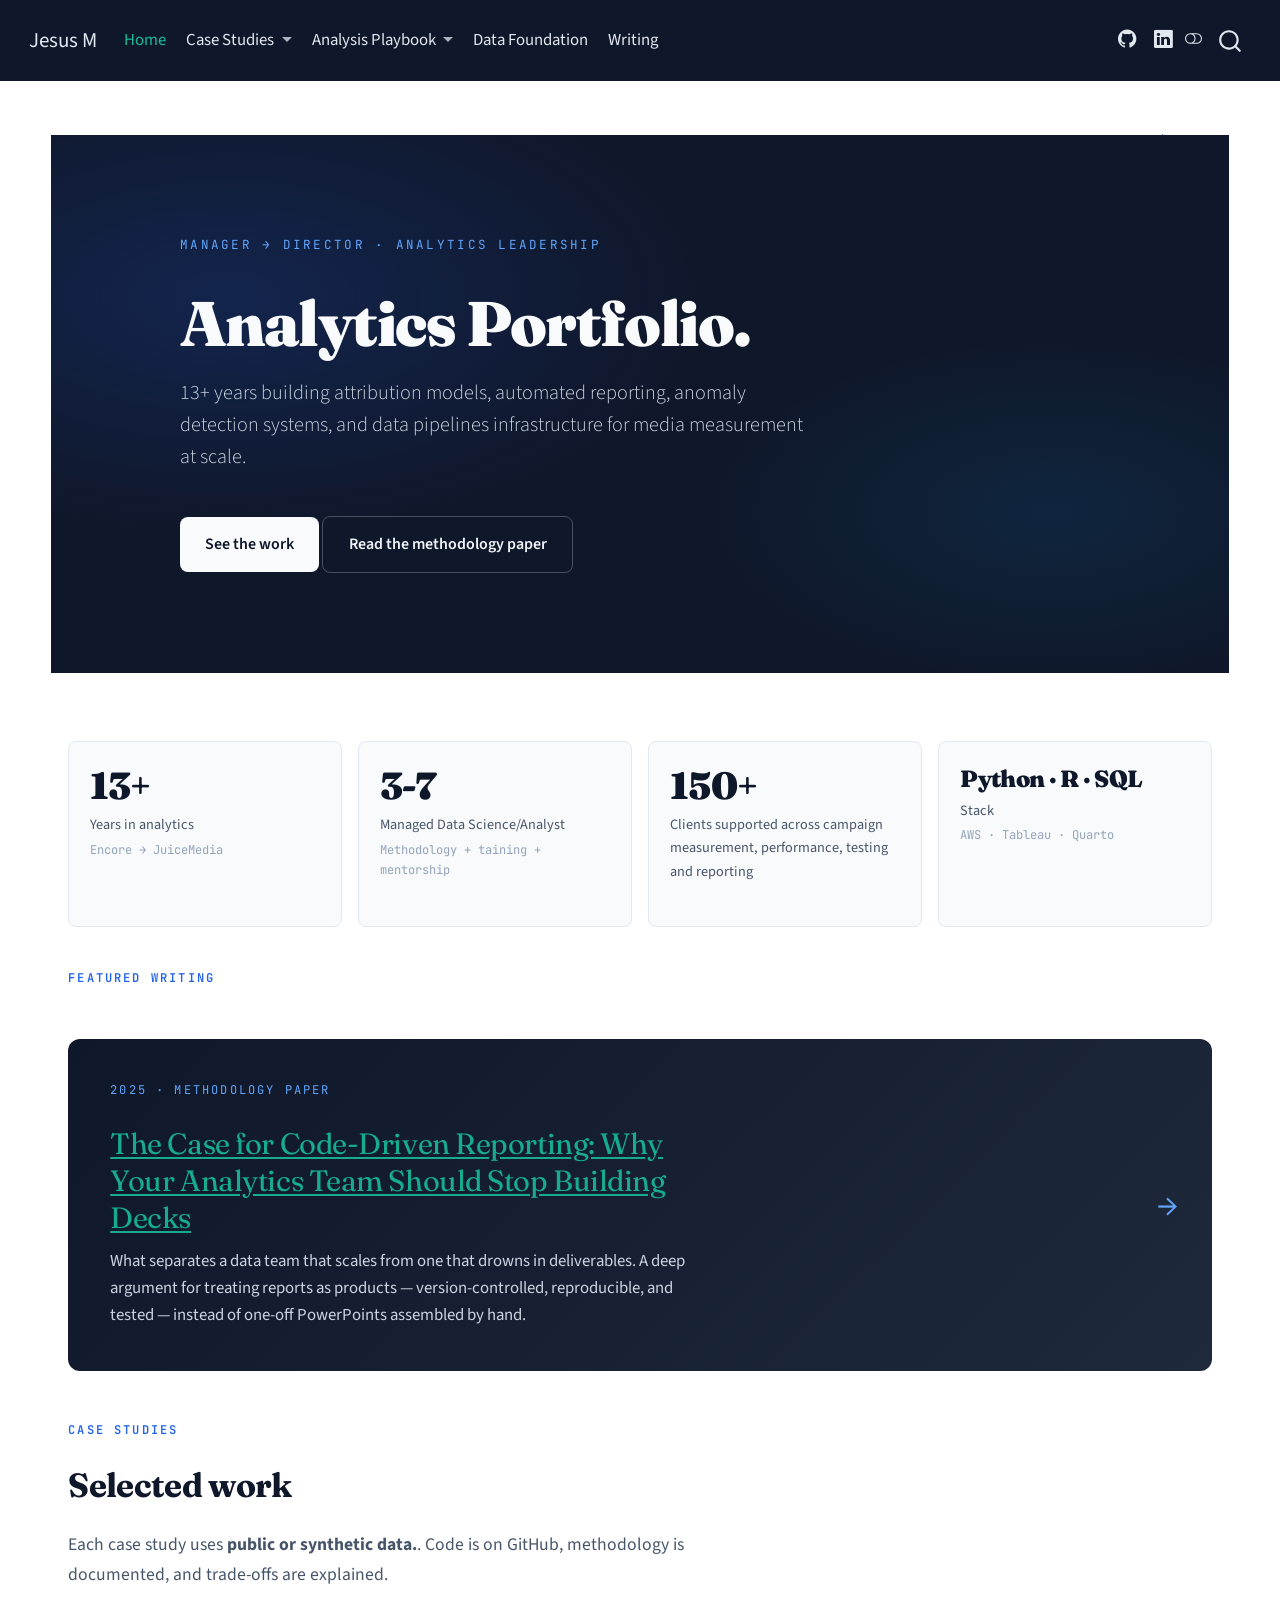
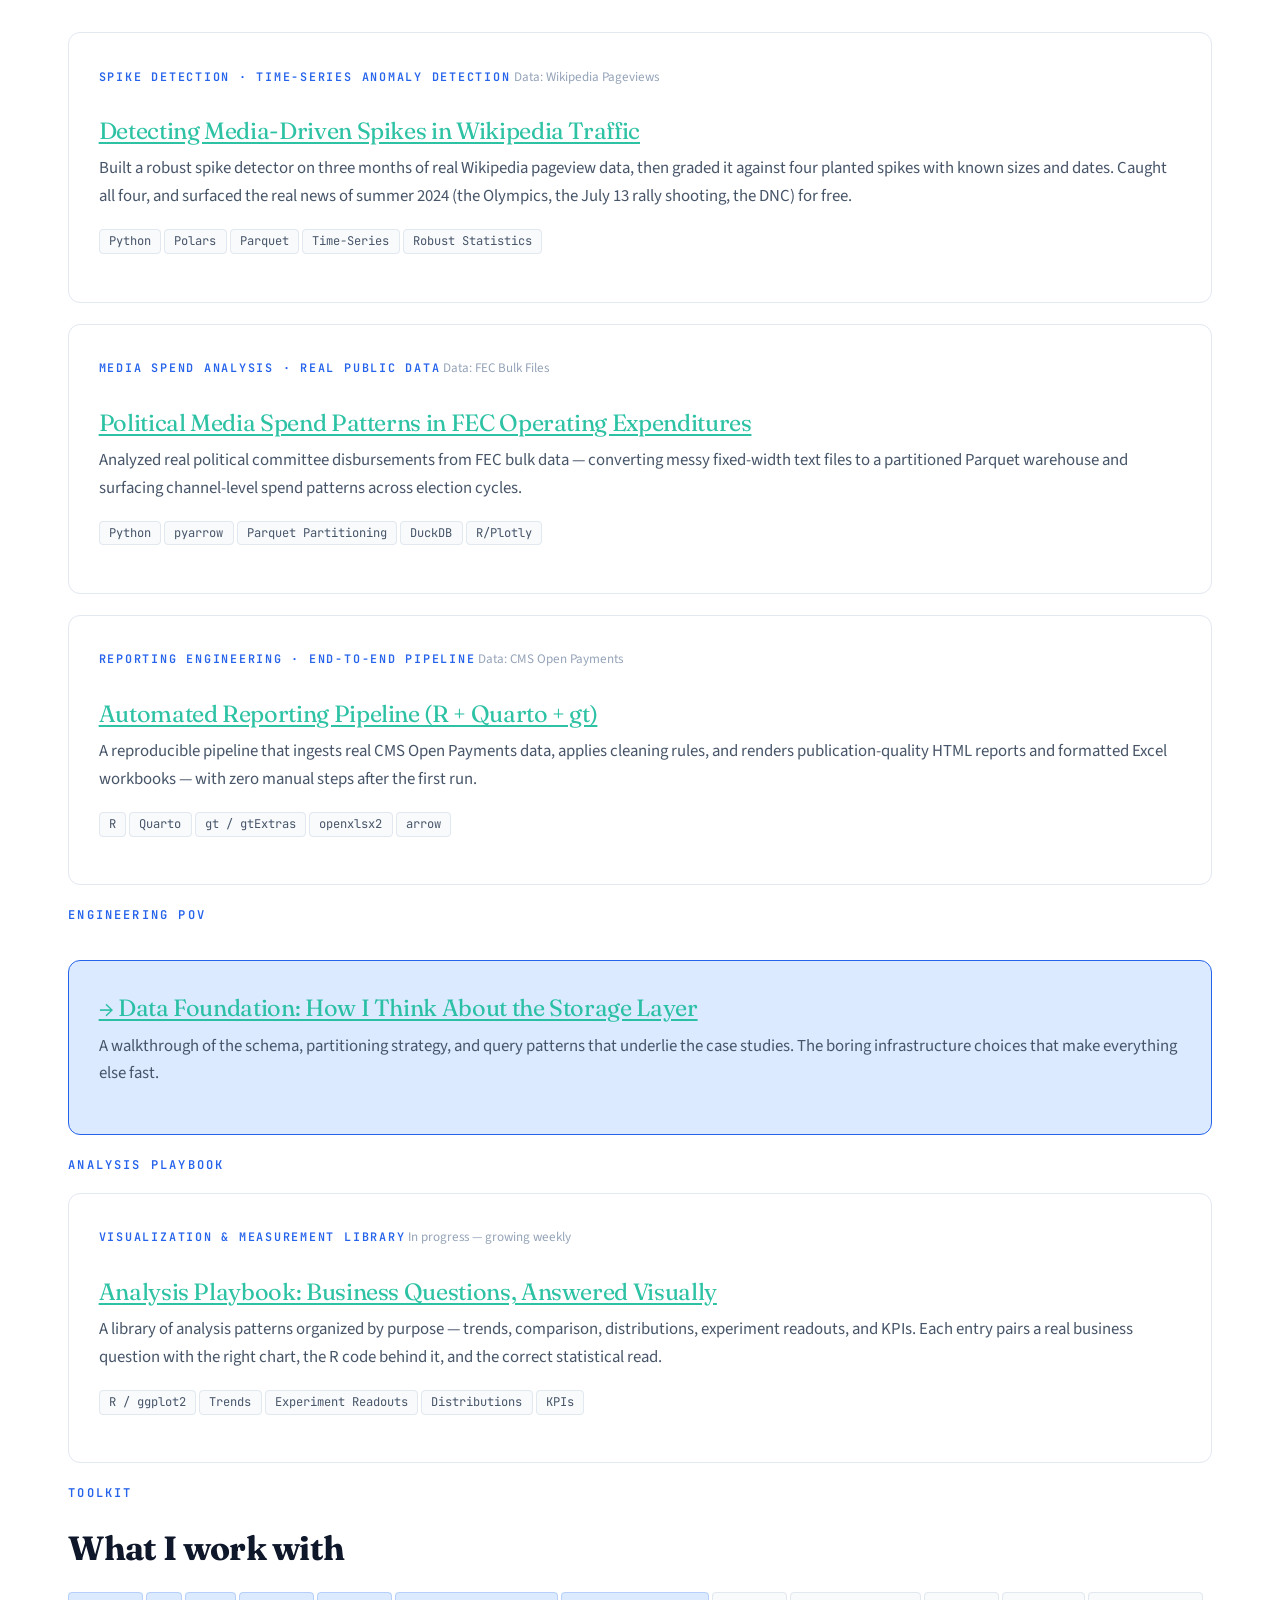
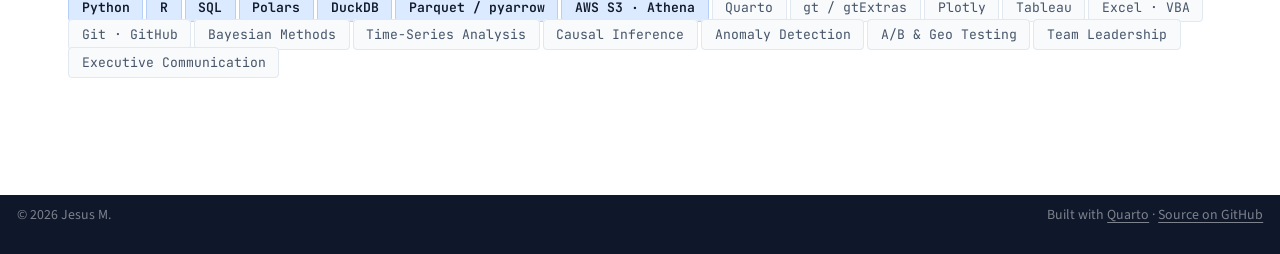
<file: docs/index.html>
<!DOCTYPE html>
<html xmlns="http://www.w3.org/1999/xhtml" lang="en" xml:lang="en"><head>

<meta charset="utf-8">
<meta name="generator" content="quarto-1.9.37">

<meta name="viewport" content="width=device-width, initial-scale=1.0, user-scalable=yes">


<title>Jesus M</title>
<style>
/* Default styles provided by pandoc.
** See https://pandoc.org/MANUAL.html#variables-for-html for config info.
*/
code{white-space: pre-wrap;}
span.smallcaps{font-variant: small-caps;}
div.columns{display: flex; gap: min(4vw, 1.5em);}
div.column{flex: auto; overflow-x: auto;}
div.hanging-indent{margin-left: 1.5em; text-indent: -1.5em;}
ul.task-list{list-style: none;}
ul.task-list li input[type="checkbox"] {
  width: 0.8em;
  margin: 0 0.8em 0.2em -1em; /* quarto-specific, see https://github.com/quarto-dev/quarto-cli/issues/4556 */ 
  vertical-align: middle;
}
/* CSS for syntax highlighting */
html { -webkit-text-size-adjust: 100%; }
pre > code.sourceCode { white-space: pre; position: relative; }
pre > code.sourceCode > span { display: inline-block; line-height: 1.25; }
pre > code.sourceCode > span:empty { height: 1.2em; }
.sourceCode { overflow: visible; }
code.sourceCode > span { color: inherit; text-decoration: inherit; }
div.sourceCode { margin: 1em 0; }
pre.sourceCode { margin: 0; }
@media screen {
div.sourceCode { overflow: auto; }
}
@media print {
pre > code.sourceCode { white-space: pre-wrap; }
pre > code.sourceCode > span { text-indent: -5em; padding-left: 5em; }
}
pre.numberSource code
  { counter-reset: source-line 0; }
pre.numberSource code > span
  { position: relative; left: -4em; counter-increment: source-line; }
pre.numberSource code > span > a:first-child::before
  { content: counter(source-line);
    position: relative; left: -1em; text-align: right; vertical-align: baseline;
    border: none; display: inline-block;
    -webkit-touch-callout: none; -webkit-user-select: none;
    -khtml-user-select: none; -moz-user-select: none;
    -ms-user-select: none; user-select: none;
    padding: 0 4px; width: 4em;
  }
pre.numberSource { margin-left: 3em;  padding-left: 4px; }
div.sourceCode
  {   }
@media screen {
pre > code.sourceCode > span > a:first-child::before { text-decoration: underline; }
}
</style>


<script src="site_libs/quarto-nav/quarto-nav.js"></script>
<script src="site_libs/clipboard/clipboard.min.js"></script>
<script src="site_libs/quarto-search/autocomplete.umd.js"></script>
<script src="site_libs/quarto-search/fuse.min.js"></script>
<script src="site_libs/quarto-search/quarto-search.js"></script>
<meta name="quarto:offset" content="./">
<link href="./images/favicon.png" rel="icon" type="image/png">
<script src="site_libs/quarto-html/quarto.js" type="module"></script>
<script src="site_libs/quarto-html/tabsets/tabsets.js" type="module"></script>
<script src="site_libs/quarto-html/popper.min.js"></script>
<script src="site_libs/quarto-html/tippy.umd.min.js"></script>
<script src="site_libs/quarto-html/anchor.min.js"></script>
<link href="site_libs/quarto-html/tippy.css" rel="stylesheet">
<link href="site_libs/quarto-html/quarto-syntax-highlighting-acf12a64177840b8d86f2d4f01b2e9fb.css" rel="stylesheet" class="quarto-color-scheme" id="quarto-text-highlighting-styles">
<link href="site_libs/quarto-html/quarto-syntax-highlighting-dark-23bbe8b5e4efc1e257f6d59dce478b08.css" rel="stylesheet" class="quarto-color-scheme quarto-color-alternate" id="quarto-text-highlighting-styles">
<link href="site_libs/quarto-html/quarto-syntax-highlighting-acf12a64177840b8d86f2d4f01b2e9fb.css" rel="stylesheet" class="quarto-color-scheme-extra" id="quarto-text-highlighting-styles">
<script src="site_libs/bootstrap/bootstrap.min.js"></script>
<link href="site_libs/bootstrap/bootstrap-icons.css" rel="stylesheet">
<link href="site_libs/bootstrap/bootstrap-433884d314a7a9fb88432cc1824ec3f3.min.css" rel="stylesheet" append-hash="true" class="quarto-color-scheme" id="quarto-bootstrap" data-mode="light">
<link href="site_libs/bootstrap/bootstrap-dark-85f9e96ee97c5c0a065a5c956d03e936.min.css" rel="stylesheet" append-hash="true" class="quarto-color-scheme quarto-color-alternate" id="quarto-bootstrap" data-mode="dark">
<link href="site_libs/bootstrap/bootstrap-433884d314a7a9fb88432cc1824ec3f3.min.css" rel="stylesheet" append-hash="true" class="quarto-color-scheme-extra" id="quarto-bootstrap" data-mode="light">
<script id="quarto-search-options" type="application/json">{
  "location": "navbar",
  "copy-button": false,
  "collapse-after": 3,
  "panel-placement": "end",
  "type": "overlay",
  "limit": 50,
  "keyboard-shortcut": [
    "f",
    "/",
    "s"
  ],
  "show-item-context": false,
  "language": {
    "search-no-results-text": "No results",
    "search-matching-documents-text": "matching documents",
    "search-copy-link-title": "Copy link to search",
    "search-hide-matches-text": "Hide additional matches",
    "search-more-match-text": "more match in this document",
    "search-more-matches-text": "more matches in this document",
    "search-clear-button-title": "Clear",
    "search-text-placeholder": "",
    "search-detached-cancel-button-title": "Cancel",
    "search-submit-button-title": "Submit",
    "search-label": "Search"
  }
}</script>
<meta name="description" content="Jesse G — Analytics leader specializing in media measurement, attribution modeling, and reproducible analytics infrastructure.">


<link rel="stylesheet" href="styles.css">
</head>

<body class="nav-fixed quarto-light"><script id="quarto-html-before-body" type="application/javascript">
    const toggleBodyColorMode = (bsSheetEl) => {
      const mode = bsSheetEl.getAttribute("data-mode");
      const bodyEl = window.document.querySelector("body");
      if (mode === "dark") {
        bodyEl.classList.add("quarto-dark");
        bodyEl.classList.remove("quarto-light");
      } else {
        bodyEl.classList.add("quarto-light");
        bodyEl.classList.remove("quarto-dark");
      }
    }
    const toggleBodyColorPrimary = () => {
      const bsSheetEl = window.document.querySelector("link#quarto-bootstrap:not([rel=disabled-stylesheet])");
      if (bsSheetEl) {
        toggleBodyColorMode(bsSheetEl);
      }
    }
    const setColorSchemeToggle = (alternate) => {
      const toggles = window.document.querySelectorAll('.quarto-color-scheme-toggle');
      for (let i=0; i < toggles.length; i++) {
        const toggle = toggles[i];
        if (toggle) {
          if (alternate) {
            toggle.classList.add("alternate");
          } else {
            toggle.classList.remove("alternate");
          }
        }
      }
    };
    const toggleColorMode = (alternate) => {
      // Switch the stylesheets
      const primaryStylesheets = window.document.querySelectorAll('link.quarto-color-scheme:not(.quarto-color-alternate)');
      const alternateStylesheets = window.document.querySelectorAll('link.quarto-color-scheme.quarto-color-alternate');
      manageTransitions('#quarto-margin-sidebar .nav-link', false);
      if (alternate) {
        // note: dark is layered on light, we don't disable primary!
        enableStylesheet(alternateStylesheets);
        for (const sheetNode of alternateStylesheets) {
          if (sheetNode.id === "quarto-bootstrap") {
            toggleBodyColorMode(sheetNode);
          }
        }
      } else {
        disableStylesheet(alternateStylesheets);
        enableStylesheet(primaryStylesheets)
        toggleBodyColorPrimary();
      }
      manageTransitions('#quarto-margin-sidebar .nav-link', true);
      // Switch the toggles
      setColorSchemeToggle(alternate)
      // Hack to workaround the fact that safari doesn't
      // properly recolor the scrollbar when toggling (#1455)
      if (navigator.userAgent.indexOf('Safari') > 0 && navigator.userAgent.indexOf('Chrome') == -1) {
        manageTransitions("body", false);
        window.scrollTo(0, 1);
        setTimeout(() => {
          window.scrollTo(0, 0);
          manageTransitions("body", true);
        }, 40);
      }
    }
    const disableStylesheet = (stylesheets) => {
      for (let i=0; i < stylesheets.length; i++) {
        const stylesheet = stylesheets[i];
        stylesheet.rel = 'disabled-stylesheet';
      }
    }
    const enableStylesheet = (stylesheets) => {
      for (let i=0; i < stylesheets.length; i++) {
        const stylesheet = stylesheets[i];
        if(stylesheet.rel !== 'stylesheet') { // for Chrome, which will still FOUC without this check
          stylesheet.rel = 'stylesheet';
        }
      }
    }
    const manageTransitions = (selector, allowTransitions) => {
      const els = window.document.querySelectorAll(selector);
      for (let i=0; i < els.length; i++) {
        const el = els[i];
        if (allowTransitions) {
          el.classList.remove('notransition');
        } else {
          el.classList.add('notransition');
        }
      }
    }
    const isFileUrl = () => {
      return window.location.protocol === 'file:';
    }
    const hasAlternateSentinel = () => {
      let styleSentinel = getColorSchemeSentinel();
      if (styleSentinel !== null) {
        return styleSentinel === "alternate";
      } else {
        return false;
      }
    }
    const setStyleSentinel = (alternate) => {
      const value = alternate ? "alternate" : "default";
      if (!isFileUrl()) {
        window.localStorage.setItem("quarto-color-scheme", value);
      } else {
        localAlternateSentinel = value;
      }
    }
    const getColorSchemeSentinel = () => {
      if (!isFileUrl()) {
        const storageValue = window.localStorage.getItem("quarto-color-scheme");
        return storageValue != null ? storageValue : localAlternateSentinel;
      } else {
        return localAlternateSentinel;
      }
    }
    const toggleGiscusIfUsed = (isAlternate, darkModeDefault) => {
      const baseTheme = document.querySelector('#giscus-base-theme')?.value ?? 'light';
      const alternateTheme = document.querySelector('#giscus-alt-theme')?.value ?? 'dark';
      let newTheme = '';
      if(authorPrefersDark) {
        newTheme = isAlternate ? baseTheme : alternateTheme;
      } else {
        newTheme = isAlternate ? alternateTheme : baseTheme;
      }
      const changeGiscusTheme = () => {
        // From: https://github.com/giscus/giscus/issues/336
        const sendMessage = (message) => {
          const iframe = document.querySelector('iframe.giscus-frame');
          if (!iframe) return;
          iframe.contentWindow.postMessage({ giscus: message }, 'https://giscus.app');
        }
        sendMessage({
          setConfig: {
            theme: newTheme
          }
        });
      }
      const isGiscussLoaded = window.document.querySelector('iframe.giscus-frame') !== null;
      if (isGiscussLoaded) {
        changeGiscusTheme();
      }
    };
    const authorPrefersDark = false;
    const darkModeDefault = authorPrefersDark;
      document.querySelector('link#quarto-text-highlighting-styles.quarto-color-scheme-extra').rel = 'disabled-stylesheet';
      document.querySelector('link#quarto-bootstrap.quarto-color-scheme-extra').rel = 'disabled-stylesheet';
    let localAlternateSentinel = darkModeDefault ? 'alternate' : 'default';
    // Dark / light mode switch
    window.quartoToggleColorScheme = () => {
      // Read the current dark / light value
      let toAlternate = !hasAlternateSentinel();
      toggleColorMode(toAlternate);
      setStyleSentinel(toAlternate);
      toggleGiscusIfUsed(toAlternate, darkModeDefault);
      window.dispatchEvent(new Event('resize'));
    };
    // Switch to dark mode if need be
    if (hasAlternateSentinel()) {
      toggleColorMode(true);
    } else {
      toggleColorMode(false);
    }
  </script>

<div id="quarto-search-results"></div>
  <header id="quarto-header" class="headroom fixed-top">
    <nav class="navbar navbar-expand-lg " data-bs-theme="dark">
      <div class="navbar-container container-fluid">
      <div class="navbar-brand-container mx-auto">
    <a class="navbar-brand" href="./index.html">
    <span class="navbar-title">Jesus M</span>
    </a>
  </div>
            <div id="quarto-search" class="" title="Search"></div>
          <button class="navbar-toggler" type="button" data-bs-toggle="collapse" data-bs-target="#navbarCollapse" aria-controls="navbarCollapse" role="menu" aria-expanded="false" aria-label="Toggle navigation" onclick="if (window.quartoToggleHeadroom) { window.quartoToggleHeadroom(); }">
  <span class="navbar-toggler-icon"></span>
</button>
          <div class="collapse navbar-collapse" id="navbarCollapse">
            <ul class="navbar-nav navbar-nav-scroll me-auto">
  <li class="nav-item">
    <a class="nav-link active" href="./index.html" aria-current="page"> 
<span class="menu-text">Home</span></a>
  </li>  
  <li class="nav-item dropdown ">
    <a class="nav-link dropdown-toggle" href="#" id="nav-menu-case-studies" role="link" data-bs-toggle="dropdown" aria-expanded="false">
 <span class="menu-text">Case Studies</span>
    </a>
    <ul class="dropdown-menu" aria-labelledby="nav-menu-case-studies">    
        <li>
    <a class="dropdown-item" href="./case-studies/spike-detection.html">
 <span class="dropdown-text">Spike Detection (Wikipedia · Parquet)</span></a>
  </li>  
        <li>
    <a class="dropdown-item" href="./case-studies/political-ad-spend.html">
 <span class="dropdown-text">Political Media Spend (FEC · Parquet)</span></a>
  </li>  
        <li>
    <a class="dropdown-item" href="./case-studies/automated-pipeline.html">
 <span class="dropdown-text">Automated Pipeline (CMS · R)</span></a>
  </li>  
    </ul>
  </li>
  <li class="nav-item dropdown ">
    <a class="nav-link dropdown-toggle" href="#" id="nav-menu-analysis-playbook" role="link" data-bs-toggle="dropdown" aria-expanded="false">
 <span class="menu-text">Analysis Playbook</span>
    </a>
    <ul class="dropdown-menu" aria-labelledby="nav-menu-analysis-playbook">    
        <li>
    <a class="dropdown-item" href="./analysis/index.html">
 <span class="dropdown-text">Overview</span></a>
  </li>  
        <li>
    <a class="dropdown-item" href="./analysis/trends/index.html">
 <span class="dropdown-text">Trends &amp; Time Series</span></a>
  </li>  
        <li>
    <a class="dropdown-item" href="./analysis/comparison/index.html">
 <span class="dropdown-text">Comparison</span></a>
  </li>  
        <li>
    <a class="dropdown-item" href="./analysis/distributions/index.html">
 <span class="dropdown-text">Distributions &amp; Uncertainty</span></a>
  </li>  
        <li>
    <a class="dropdown-item" href="./analysis/experiments/index.html">
 <span class="dropdown-text">Experiment Readouts</span></a>
  </li>  
        <li>
    <a class="dropdown-item" href="./analysis/kpis/index.html">
 <span class="dropdown-text">KPIs &amp; Metrics</span></a>
  </li>  
    </ul>
  </li>
  <li class="nav-item">
    <a class="nav-link" href="./data-foundation/data-engineering.html"> 
<span class="menu-text">Data Foundation</span></a>
  </li>  
  <li class="nav-item">
    <a class="nav-link" href="./posts/code-driven-reporting.html"> 
<span class="menu-text">Writing</span></a>
  </li>  
</ul>
            <ul class="navbar-nav navbar-nav-scroll ms-auto">
  <li class="nav-item compact">
    <a class="nav-link" href="https://github.com/idgesus"> <i class="bi bi-github" role="img" aria-label="GitHub">
</i> 
<span class="menu-text"></span></a>
  </li>  
  <li class="nav-item compact">
    <a class="nav-link" href="https://linkedin.com/in/mejiajesus"> <i class="bi bi-linkedin" role="img" aria-label="LinkedIn">
</i> 
<span class="menu-text"></span></a>
  </li>  
</ul>
          </div> <!-- /navcollapse -->
            <div class="quarto-navbar-tools">
  <a href="" class="quarto-color-scheme-toggle quarto-navigation-tool  px-1" onclick="window.quartoToggleColorScheme(); return false;" title="Toggle dark mode"><i class="bi"></i></a>
</div>
      </div> <!-- /container-fluid -->
    </nav>
</header>
<!-- content -->
<div id="quarto-content" class="quarto-container page-columns page-rows-contents page-layout-full page-navbar">
<!-- sidebar -->
<!-- margin-sidebar -->
    
<!-- main -->
<main class="content column-page" id="quarto-document-content"><header id="title-block-header" class="quarto-title-block"><h1 class="title display-7"></h1></header><div class="quarto-title-block"><div class="quarto-title-tools-only"><button type="button" class="btn code-tools-button" id="quarto-code-tools-source"><i class="bi"></i> Code</button></div></div>





<div class="hero">
<div class="hero-inner">
<p><span class="hero-eyebrow">Manager → Director · Analytics Leadership</span></p>
<!-- # Measurement frameworks that *survive contact* with executives. -->
<section id="analytics-portfolio." class="level1">
<h1>Analytics Portfolio.</h1>
<div class="hero-tagline">
<p>13+ years building attribution models, automated reporting, anomaly detection systems, and data pipelines infrastructure for media measurement at scale.</p>
</div>
<div class="hero-cta-row">
<p><a href="#case-studies" class="btn-primary-cta">See the work</a> <a href="./posts/code-driven-reporting.html" class="btn-secondary-cta">Read the methodology paper</a></p>
</div>
</section>
</div>
</div>
<div class="metrics-row">
<div class="metric">
<p><span class="metric-value">13+</span> <span class="metric-label">Years in analytics</span> <span class="metric-detail">Encore → JuiceMedia</span></p>
</div>
<div class="metric">
<p><span class="metric-value">3-7</span> <span class="metric-label">Managed Data Science/Analyst</span> <span class="metric-detail">Methodology + taining + mentorship</span></p>
</div>
<div class="metric">
<p><span class="metric-value">150+</span> <span class="metric-label">Clients supported across campaign measurement, performance, testing and reporting</span> <!-- [Cross-industry campaign experience spanning multiple verticals and business models]{.metric-label} --> <!-- [Hands-on measurement experience across brand, performance, attribution, and response-driven campaigns]{.metric-detail} --></p>
</div>
<div class="metric">
<p><span class="metric-value" style="font-size: 1.4rem;">Python · R · SQL</span> <span class="metric-label">Stack</span> <span class="metric-detail">AWS · Tableau · Quarto</span></p>
</div>
</div>
<p><span class="section-label">Featured writing</span></p>
<div class="featured-essay">
<p><span class="fe-eyebrow">2025 · Methodology Paper</span></p>
<section id="the-case-for-code-driven-reporting-why-your-analytics-team-should-stop-building-decks" class="level3">
<h3 class="anchored" data-anchor-id="the-case-for-code-driven-reporting-why-your-analytics-team-should-stop-building-decks"><a href="./posts/code-driven-reporting.html" class="stretched-link">The Case for Code-Driven Reporting: Why Your Analytics Team Should Stop Building Decks</a></h3>
<p>What separates a data team that scales from one that drowns in deliverables. A deep argument for treating reports as products — version-controlled, reproducible, and tested — instead of one-off PowerPoints assembled by hand.</p>
</section>
</div>
<p><span class="section-label">Case studies</span></p>
<div id="case-studies" class="section-title">
<p>Selected work</p>
</div>
<div class="section-intro">
<p>Each case study uses <strong>public or synthetic data.</strong>. Code is on GitHub, methodology is documented, and trade-offs are explained.</p>
</div>
<div class="featured-card">
<div class="fc-row">
<p><span class="fc-category">Spike Detection · Time-Series Anomaly Detection</span> <span class="fc-data">Data: Wikipedia Pageviews</span></p>
</div>
<section id="detecting-media-driven-spikes-in-wikipedia-traffic" class="level3">
<h3 class="anchored" data-anchor-id="detecting-media-driven-spikes-in-wikipedia-traffic"><a href="./case-studies/spike-detection.html" class="stretched-link">Detecting Media-Driven Spikes in Wikipedia Traffic</a></h3>
<p>Built a robust spike detector on three months of real Wikipedia pageview data, then graded it against four planted spikes with known sizes and dates. Caught all four, and surfaced the real news of summer 2024 (the Olympics, the July 13 rally shooting, the DNC) for free.</p>
<div class="fc-tags">
<p><span class="fc-tag">Python</span> <span class="fc-tag">Polars</span> <span class="fc-tag">Parquet</span> <span class="fc-tag">Time-Series</span> <span class="fc-tag">Robust Statistics</span></p>
</div>
</section>
</div>
<div class="featured-card">
<div class="fc-row">
<p><span class="fc-category">Media Spend Analysis · Real Public Data</span> <span class="fc-data">Data: FEC Bulk Files</span></p>
</div>
<section id="political-media-spend-patterns-in-fec-operating-expenditures" class="level3">
<h3 class="anchored" data-anchor-id="political-media-spend-patterns-in-fec-operating-expenditures"><a href="./case-studies/political-ad-spend.html" class="stretched-link">Political Media Spend Patterns in FEC Operating Expenditures</a></h3>
<p>Analyzed real political committee disbursements from FEC bulk data — converting messy fixed-width text files to a partitioned Parquet warehouse and surfacing channel-level spend patterns across election cycles.</p>
<div class="fc-tags">
<p><span class="fc-tag">Python</span> <span class="fc-tag">pyarrow</span> <span class="fc-tag">Parquet Partitioning</span> <span class="fc-tag">DuckDB</span> <span class="fc-tag">R/Plotly</span></p>
</div>
</section>
</div>
<div class="featured-card">
<div class="fc-row">
<p><span class="fc-category">Reporting Engineering · End-to-End Pipeline</span> <span class="fc-data">Data: CMS Open Payments</span></p>
</div>
<section id="automated-reporting-pipeline-r-quarto-gt" class="level3">
<h3 class="anchored" data-anchor-id="automated-reporting-pipeline-r-quarto-gt"><a href="./case-studies/automated-pipeline.html" class="stretched-link">Automated Reporting Pipeline (R + Quarto + gt)</a></h3>
<p>A reproducible pipeline that ingests real CMS Open Payments data, applies cleaning rules, and renders publication-quality HTML reports and formatted Excel workbooks — with zero manual steps after the first run.</p>
<div class="fc-tags">
<p><span class="fc-tag">R</span> <span class="fc-tag">Quarto</span> <span class="fc-tag">gt / gtExtras</span> <span class="fc-tag">openxlsx2</span> <span class="fc-tag">arrow</span></p>
</div>
</section>
</div>
<p><span class="section-label">Engineering POV</span></p>
<section id="data-foundation-how-i-think-about-the-storage-layer" class="level3 featured-card" style="border-color: var(--accent-bright); background: var(--accent-soft);">
<h3 class="anchored" data-anchor-id="data-foundation-how-i-think-about-the-storage-layer"><a href="./data-foundation/data-engineering.html" class="stretched-link">→ Data Foundation: How I Think About the Storage Layer</a></h3>
<p>A walkthrough of the schema, partitioning strategy, and query patterns that underlie the case studies. The boring infrastructure choices that make everything else fast.</p>
</section>
<p><span class="section-label">Analysis playbook</span></p>
<div class="featured-card">
<div class="fc-row">
<p><span class="fc-category">Visualization &amp; Measurement Library</span> <span class="fc-data">In progress — growing weekly</span></p>
</div>
<section id="analysis-playbook-business-questions-answered-visually" class="level3">
<h3 class="anchored" data-anchor-id="analysis-playbook-business-questions-answered-visually"><a href="./analysis/index.html" class="stretched-link">Analysis Playbook: Business Questions, Answered Visually</a></h3>
<p>A library of analysis patterns organized by purpose — trends, comparison, distributions, experiment readouts, and KPIs. Each entry pairs a real business question with the right chart, the R code behind it, and the correct statistical read.</p>
<div class="fc-tags">
<p><span class="fc-tag">R / ggplot2</span> <span class="fc-tag">Trends</span> <span class="fc-tag">Experiment Readouts</span> <span class="fc-tag">Distributions</span> <span class="fc-tag">KPIs</span></p>
</div>
</section>
</div>
<p><span class="section-label">Toolkit</span></p>
<div class="section-title">
<p>What I work with</p>
</div>
<div class="skill-grid">
<p><span class="skill primary">Python</span> <span class="skill primary">R</span> <span class="skill primary">SQL</span> <span class="skill primary">Polars</span> <span class="skill primary">DuckDB</span> <span class="skill primary">Parquet / pyarrow</span> <span class="skill primary">AWS S3 · Athena</span> <span class="skill">Quarto</span> <span class="skill">gt / gtExtras</span> <span class="skill">Plotly</span> <span class="skill">Tableau</span> <span class="skill">Excel · VBA</span> <span class="skill">Git · GitHub</span> <span class="skill">Bayesian Methods</span> <span class="skill">Time-Series Analysis</span> <span class="skill">Causal Inference</span> <span class="skill">Anomaly Detection</span> <span class="skill">A/B &amp; Geo Testing</span> <span class="skill">Team Leadership</span> <span class="skill">Executive Communication</span></p>
</div>


<!-- -->


</main> <!-- /main -->
<script id="quarto-html-after-body" type="application/javascript">
  window.document.addEventListener("DOMContentLoaded", function (event) {
    // Ensure there is a toggle, if there isn't float one in the top right
    if (window.document.querySelector('.quarto-color-scheme-toggle') === null) {
      const a = window.document.createElement('a');
      a.classList.add('top-right');
      a.classList.add('quarto-color-scheme-toggle');
      a.href = "";
      a.onclick = function() { try { window.quartoToggleColorScheme(); } catch {} return false; };
      const i = window.document.createElement("i");
      i.classList.add('bi');
      a.appendChild(i);
      window.document.body.appendChild(a);
    }
    setColorSchemeToggle(hasAlternateSentinel())
    const icon = "";
    const anchorJS = new window.AnchorJS();
    anchorJS.options = {
      placement: 'right',
      icon: icon
    };
    anchorJS.add('.anchored');
    const isCodeAnnotation = (el) => {
      for (const clz of el.classList) {
        if (clz.startsWith('code-annotation-')) {                     
          return true;
        }
      }
      return false;
    }
    const onCopySuccess = function(e) {
      // button target
      const button = e.trigger;
      // don't keep focus
      button.blur();
      // flash "checked"
      button.classList.add('code-copy-button-checked');
      var currentTitle = button.getAttribute("title");
      button.setAttribute("title", "Copied!");
      let tooltip;
      if (window.bootstrap) {
        button.setAttribute("data-bs-toggle", "tooltip");
        button.setAttribute("data-bs-placement", "left");
        button.setAttribute("data-bs-title", "Copied!");
        tooltip = new bootstrap.Tooltip(button, 
          { trigger: "manual", 
            customClass: "code-copy-button-tooltip",
            offset: [0, -8]});
        tooltip.show();    
      }
      setTimeout(function() {
        if (tooltip) {
          tooltip.hide();
          button.removeAttribute("data-bs-title");
          button.removeAttribute("data-bs-toggle");
          button.removeAttribute("data-bs-placement");
        }
        button.setAttribute("title", currentTitle);
        button.classList.remove('code-copy-button-checked');
      }, 1000);
      // clear code selection
      e.clearSelection();
    }
    const getTextToCopy = function(trigger) {
      const outerScaffold = trigger.parentElement.cloneNode(true);
      const codeEl = outerScaffold.querySelector('code');
      for (const childEl of codeEl.children) {
        if (isCodeAnnotation(childEl)) {
          childEl.remove();
        }
      }
      return codeEl.innerText;
    }
    const clipboard = new window.ClipboardJS('.code-copy-button:not([data-in-quarto-modal])', {
      text: getTextToCopy
    });
    clipboard.on('success', onCopySuccess);
    if (window.document.getElementById('quarto-embedded-source-code-modal')) {
      const clipboardModal = new window.ClipboardJS('.code-copy-button[data-in-quarto-modal]', {
        text: getTextToCopy,
        container: window.document.getElementById('quarto-embedded-source-code-modal')
      });
      clipboardModal.on('success', onCopySuccess);
    }
    const viewSource = window.document.getElementById('quarto-view-source') ||
                       window.document.getElementById('quarto-code-tools-source');
    if (viewSource) {
      const sourceUrl = viewSource.getAttribute("data-quarto-source-url");
      viewSource.addEventListener("click", function(e) {
        if (sourceUrl) {
          // rstudio viewer pane
          if (/\bcapabilities=\b/.test(window.location)) {
            window.open(sourceUrl);
          } else {
            window.location.href = sourceUrl;
          }
        } else {
          const modal = new bootstrap.Modal(document.getElementById('quarto-embedded-source-code-modal'));
          modal.show();
        }
        return false;
      });
    }
    function toggleCodeHandler(show) {
      return function(e) {
        const detailsSrc = window.document.querySelectorAll(".cell > details > .sourceCode");
        for (let i=0; i<detailsSrc.length; i++) {
          const details = detailsSrc[i].parentElement;
          if (show) {
            details.open = true;
          } else {
            details.removeAttribute("open");
          }
        }
        const cellCodeDivs = window.document.querySelectorAll(".cell > .sourceCode");
        const fromCls = show ? "hidden" : "unhidden";
        const toCls = show ? "unhidden" : "hidden";
        for (let i=0; i<cellCodeDivs.length; i++) {
          const codeDiv = cellCodeDivs[i];
          if (codeDiv.classList.contains(fromCls)) {
            codeDiv.classList.remove(fromCls);
            codeDiv.classList.add(toCls);
          } 
        }
        return false;
      }
    }
    const hideAllCode = window.document.getElementById("quarto-hide-all-code");
    if (hideAllCode) {
      hideAllCode.addEventListener("click", toggleCodeHandler(false));
    }
    const showAllCode = window.document.getElementById("quarto-show-all-code");
    if (showAllCode) {
      showAllCode.addEventListener("click", toggleCodeHandler(true));
    }
      var localhostRegex = new RegExp(/^(?:http|https):\/\/localhost\:?[0-9]*\//);
      var mailtoRegex = new RegExp(/^mailto:/);
        var filterRegex = new RegExp('/' + window.location.host + '/');
      var isInternal = (href) => {
          return filterRegex.test(href) || localhostRegex.test(href) || mailtoRegex.test(href);
      }
      // Inspect non-navigation links and adorn them if external
     var links = window.document.querySelectorAll('a[href]:not(.nav-link):not(.navbar-brand):not(.toc-action):not(.sidebar-link):not(.sidebar-item-toggle):not(.pagination-link):not(.no-external):not([aria-hidden]):not(.dropdown-item):not(.quarto-navigation-tool):not(.about-link)');
      for (var i=0; i<links.length; i++) {
        const link = links[i];
        if (!isInternal(link.href)) {
          // undo the damage that might have been done by quarto-nav.js in the case of
          // links that we want to consider external
          if (link.dataset.originalHref !== undefined) {
            link.href = link.dataset.originalHref;
          }
        }
      }
    function tippyHover(el, contentFn, onTriggerFn, onUntriggerFn) {
      const config = {
        allowHTML: true,
        maxWidth: 500,
        delay: 100,
        arrow: false,
        appendTo: function(el) {
            return el.parentElement;
        },
        interactive: true,
        interactiveBorder: 10,
        theme: 'quarto',
        placement: 'bottom-start',
      };
      if (contentFn) {
        config.content = contentFn;
      }
      if (onTriggerFn) {
        config.onTrigger = onTriggerFn;
      }
      if (onUntriggerFn) {
        config.onUntrigger = onUntriggerFn;
      }
      window.tippy(el, config); 
    }
    const noterefs = window.document.querySelectorAll('a[role="doc-noteref"]');
    for (var i=0; i<noterefs.length; i++) {
      const ref = noterefs[i];
      tippyHover(ref, function() {
        // use id or data attribute instead here
        let href = ref.getAttribute('data-footnote-href') || ref.getAttribute('href');
        try { href = new URL(href).hash; } catch {}
        const id = href.replace(/^#\/?/, "");
        const note = window.document.getElementById(id);
        if (note) {
          return note.innerHTML;
        } else {
          return "";
        }
      });
    }
    const xrefs = window.document.querySelectorAll('a.quarto-xref');
    const processXRef = (id, note) => {
      // Strip column container classes
      const stripColumnClz = (el) => {
        el.classList.remove("page-full", "page-columns");
        if (el.children) {
          for (const child of el.children) {
            stripColumnClz(child);
          }
        }
      }
      stripColumnClz(note)
      if (id === null || id.startsWith('sec-')) {
        // Special case sections, only their first couple elements
        const container = document.createElement("div");
        if (note.children && note.children.length > 2) {
          container.appendChild(note.children[0].cloneNode(true));
          for (let i = 1; i < note.children.length; i++) {
            const child = note.children[i];
            if (child.tagName === "P" && child.innerText === "") {
              continue;
            } else {
              container.appendChild(child.cloneNode(true));
              break;
            }
          }
          if (window.Quarto?.typesetMath) {
            window.Quarto.typesetMath(container);
          }
          return container.innerHTML
        } else {
          if (window.Quarto?.typesetMath) {
            window.Quarto.typesetMath(note);
          }
          return note.innerHTML;
        }
      } else {
        // Remove any anchor links if they are present
        const anchorLink = note.querySelector('a.anchorjs-link');
        if (anchorLink) {
          anchorLink.remove();
        }
        if (window.Quarto?.typesetMath) {
          window.Quarto.typesetMath(note);
        }
        if (note.classList.contains("callout")) {
          return note.outerHTML;
        } else {
          return note.innerHTML;
        }
      }
    }
    for (var i=0; i<xrefs.length; i++) {
      const xref = xrefs[i];
      tippyHover(xref, undefined, function(instance) {
        instance.disable();
        let url = xref.getAttribute('href');
        let hash = undefined; 
        if (url.startsWith('#')) {
          hash = url;
        } else {
          try { hash = new URL(url).hash; } catch {}
        }
        if (hash) {
          const id = hash.replace(/^#\/?/, "");
          const note = window.document.getElementById(id);
          if (note !== null) {
            try {
              const html = processXRef(id, note.cloneNode(true));
              instance.setContent(html);
            } finally {
              instance.enable();
              instance.show();
            }
          } else {
            // See if we can fetch this
            fetch(url.split('#')[0])
            .then(res => res.text())
            .then(html => {
              const parser = new DOMParser();
              const htmlDoc = parser.parseFromString(html, "text/html");
              const note = htmlDoc.getElementById(id);
              if (note !== null) {
                const html = processXRef(id, note);
                instance.setContent(html);
              } 
            }).finally(() => {
              instance.enable();
              instance.show();
            });
          }
        } else {
          // See if we can fetch a full url (with no hash to target)
          // This is a special case and we should probably do some content thinning / targeting
          fetch(url)
          .then(res => res.text())
          .then(html => {
            const parser = new DOMParser();
            const htmlDoc = parser.parseFromString(html, "text/html");
            const note = htmlDoc.querySelector('main.content');
            if (note !== null) {
              // This should only happen for chapter cross references
              // (since there is no id in the URL)
              // remove the first header
              if (note.children.length > 0 && note.children[0].tagName === "HEADER") {
                note.children[0].remove();
              }
              const html = processXRef(null, note);
              instance.setContent(html);
            } 
          }).finally(() => {
            instance.enable();
            instance.show();
          });
        }
      }, function(instance) {
      });
    }
        let selectedAnnoteEl;
        const selectorForAnnotation = ( cell, annotation) => {
          let cellAttr = 'data-code-cell="' + cell + '"';
          let lineAttr = 'data-code-annotation="' +  annotation + '"';
          const selector = 'span[' + cellAttr + '][' + lineAttr + ']';
          return selector;
        }
        const selectCodeLines = (annoteEl) => {
          const doc = window.document;
          const targetCell = annoteEl.getAttribute("data-target-cell");
          const targetAnnotation = annoteEl.getAttribute("data-target-annotation");
          const annoteSpan = window.document.querySelector(selectorForAnnotation(targetCell, targetAnnotation));
          const lines = annoteSpan.getAttribute("data-code-lines").split(",");
          const lineIds = lines.map((line) => {
            return targetCell + "-" + line;
          })
          let top = null;
          let height = null;
          let parent = null;
          if (lineIds.length > 0) {
              //compute the position of the single el (top and bottom and make a div)
              const el = window.document.getElementById(lineIds[0]);
              top = el.offsetTop;
              height = el.offsetHeight;
              parent = el.parentElement.parentElement;
            if (lineIds.length > 1) {
              const lastEl = window.document.getElementById(lineIds[lineIds.length - 1]);
              const bottom = lastEl.offsetTop + lastEl.offsetHeight;
              height = bottom - top;
            }
            if (top !== null && height !== null && parent !== null) {
              // cook up a div (if necessary) and position it 
              let div = window.document.getElementById("code-annotation-line-highlight");
              if (div === null) {
                div = window.document.createElement("div");
                div.setAttribute("id", "code-annotation-line-highlight");
                div.style.position = 'absolute';
                parent.appendChild(div);
              }
              div.style.top = top - 2 + "px";
              div.style.height = height + 4 + "px";
              div.style.left = 0;
              let gutterDiv = window.document.getElementById("code-annotation-line-highlight-gutter");
              if (gutterDiv === null) {
                gutterDiv = window.document.createElement("div");
                gutterDiv.setAttribute("id", "code-annotation-line-highlight-gutter");
                gutterDiv.style.position = 'absolute';
                const codeCell = window.document.getElementById(targetCell);
                const gutter = codeCell.querySelector('.code-annotation-gutter');
                gutter.appendChild(gutterDiv);
              }
              gutterDiv.style.top = top - 2 + "px";
              gutterDiv.style.height = height + 4 + "px";
            }
            selectedAnnoteEl = annoteEl;
          }
        };
        const unselectCodeLines = () => {
          const elementsIds = ["code-annotation-line-highlight", "code-annotation-line-highlight-gutter"];
          elementsIds.forEach((elId) => {
            const div = window.document.getElementById(elId);
            if (div) {
              div.remove();
            }
          });
          selectedAnnoteEl = undefined;
        };
          // Handle positioning of the toggle
      window.addEventListener(
        "resize",
        throttle(() => {
          elRect = undefined;
          if (selectedAnnoteEl) {
            selectCodeLines(selectedAnnoteEl);
          }
        }, 10)
      );
      function throttle(fn, ms) {
      let throttle = false;
      let timer;
        return (...args) => {
          if(!throttle) { // first call gets through
              fn.apply(this, args);
              throttle = true;
          } else { // all the others get throttled
              if(timer) clearTimeout(timer); // cancel #2
              timer = setTimeout(() => {
                fn.apply(this, args);
                timer = throttle = false;
              }, ms);
          }
        };
      }
        // Attach click handler to the DT
        const annoteDls = window.document.querySelectorAll('dt[data-target-cell]');
        for (const annoteDlNode of annoteDls) {
          annoteDlNode.addEventListener('click', (event) => {
            const clickedEl = event.target;
            if (clickedEl !== selectedAnnoteEl) {
              unselectCodeLines();
              const activeEl = window.document.querySelector('dt[data-target-cell].code-annotation-active');
              if (activeEl) {
                activeEl.classList.remove('code-annotation-active');
              }
              selectCodeLines(clickedEl);
              clickedEl.classList.add('code-annotation-active');
            } else {
              // Unselect the line
              unselectCodeLines();
              clickedEl.classList.remove('code-annotation-active');
            }
          });
        }
    const findCites = (el) => {
      const parentEl = el.parentElement;
      if (parentEl) {
        const cites = parentEl.dataset.cites;
        if (cites) {
          return {
            el,
            cites: cites.split(' ')
          };
        } else {
          return findCites(el.parentElement)
        }
      } else {
        return undefined;
      }
    };
    var bibliorefs = window.document.querySelectorAll('a[role="doc-biblioref"]');
    for (var i=0; i<bibliorefs.length; i++) {
      const ref = bibliorefs[i];
      const citeInfo = findCites(ref);
      if (citeInfo) {
        tippyHover(citeInfo.el, function() {
          var popup = window.document.createElement('div');
          citeInfo.cites.forEach(function(cite) {
            var citeDiv = window.document.createElement('div');
            citeDiv.classList.add('hanging-indent');
            citeDiv.classList.add('csl-entry');
            var biblioDiv = window.document.getElementById('ref-' + cite);
            if (biblioDiv) {
              citeDiv.innerHTML = biblioDiv.innerHTML;
            }
            popup.appendChild(citeDiv);
          });
          return popup.innerHTML;
        });
      }
    }
  });
  </script><div class="modal fade" id="quarto-embedded-source-code-modal" tabindex="-1" aria-labelledby="quarto-embedded-source-code-modal-label" aria-hidden="true"><div class="modal-dialog modal-dialog-scrollable"><div class="modal-content"><div class="modal-header"><h5 class="modal-title" id="quarto-embedded-source-code-modal-label">Source Code</h5><button class="btn-close" data-bs-dismiss="modal"></button></div><div class="modal-body"><div class="">
<div class="code-copy-outer-scaffold"><div class="sourceCode" id="cb1" data-shortcodes="false"><pre class="sourceCode markdown code-with-copy"><code class="sourceCode markdown"><span id="cb1-1"><a href="#cb1-1" aria-hidden="true" tabindex="-1"></a><span class="co">---</span></span>
<span id="cb1-2"><a href="#cb1-2" aria-hidden="true" tabindex="-1"></a><span class="an">title:</span><span class="co"> ""</span></span>
<span id="cb1-3"><a href="#cb1-3" aria-hidden="true" tabindex="-1"></a><span class="an">page-layout:</span><span class="co"> full</span></span>
<span id="cb1-4"><a href="#cb1-4" aria-hidden="true" tabindex="-1"></a><span class="an">toc:</span><span class="co"> false</span></span>
<span id="cb1-5"><a href="#cb1-5" aria-hidden="true" tabindex="-1"></a><span class="an">include-in-header:</span></span>
<span id="cb1-6"><a href="#cb1-6" aria-hidden="true" tabindex="-1"></a><span class="co">  text: |</span></span>
<span id="cb1-7"><a href="#cb1-7" aria-hidden="true" tabindex="-1"></a><span class="co">    &lt;meta name="description" content="Jesse G — Analytics leader specializing in media measurement, attribution modeling, and reproducible analytics infrastructure."&gt;</span></span>
<span id="cb1-8"><a href="#cb1-8" aria-hidden="true" tabindex="-1"></a><span class="co">---</span></span>
<span id="cb1-9"><a href="#cb1-9" aria-hidden="true" tabindex="-1"></a></span>
<span id="cb1-10"><a href="#cb1-10" aria-hidden="true" tabindex="-1"></a>::: {.hero}</span>
<span id="cb1-11"><a href="#cb1-11" aria-hidden="true" tabindex="-1"></a>::: {.hero-inner}</span>
<span id="cb1-12"><a href="#cb1-12" aria-hidden="true" tabindex="-1"></a></span>
<span id="cb1-13"><a href="#cb1-13" aria-hidden="true" tabindex="-1"></a><span class="co">[</span><span class="ot">Manager → Director · Analytics Leadership</span><span class="co">]</span>{.hero-eyebrow}</span>
<span id="cb1-14"><a href="#cb1-14" aria-hidden="true" tabindex="-1"></a></span>
<span id="cb1-15"><a href="#cb1-15" aria-hidden="true" tabindex="-1"></a><span class="co">&lt;!-- # Measurement frameworks that *survive contact* with executives. --&gt;</span></span>
<span id="cb1-16"><a href="#cb1-16" aria-hidden="true" tabindex="-1"></a><span class="fu"># Analytics Portfolio.</span></span>
<span id="cb1-17"><a href="#cb1-17" aria-hidden="true" tabindex="-1"></a>::: {.hero-tagline}</span>
<span id="cb1-18"><a href="#cb1-18" aria-hidden="true" tabindex="-1"></a>13+ years building attribution models, automated reporting, anomaly detection systems, and data pipelines infrastructure for media measurement at scale.</span>
<span id="cb1-19"><a href="#cb1-19" aria-hidden="true" tabindex="-1"></a>:::</span>
<span id="cb1-20"><a href="#cb1-20" aria-hidden="true" tabindex="-1"></a></span>
<span id="cb1-21"><a href="#cb1-21" aria-hidden="true" tabindex="-1"></a>::: {.hero-cta-row}</span>
<span id="cb1-22"><a href="#cb1-22" aria-hidden="true" tabindex="-1"></a><span class="co">[</span><span class="ot">See the work</span><span class="co">](#case-studies)</span>{.btn-primary-cta}</span>
<span id="cb1-23"><a href="#cb1-23" aria-hidden="true" tabindex="-1"></a><span class="co">[</span><span class="ot">Read the methodology paper</span><span class="co">](posts/code-driven-reporting.qmd)</span>{.btn-secondary-cta}</span>
<span id="cb1-24"><a href="#cb1-24" aria-hidden="true" tabindex="-1"></a>:::</span>
<span id="cb1-25"><a href="#cb1-25" aria-hidden="true" tabindex="-1"></a></span>
<span id="cb1-26"><a href="#cb1-26" aria-hidden="true" tabindex="-1"></a>:::</span>
<span id="cb1-27"><a href="#cb1-27" aria-hidden="true" tabindex="-1"></a>:::</span>
<span id="cb1-28"><a href="#cb1-28" aria-hidden="true" tabindex="-1"></a></span>
<span id="cb1-29"><a href="#cb1-29" aria-hidden="true" tabindex="-1"></a></span>
<span id="cb1-30"><a href="#cb1-30" aria-hidden="true" tabindex="-1"></a>::: {.metrics-row}</span>
<span id="cb1-31"><a href="#cb1-31" aria-hidden="true" tabindex="-1"></a></span>
<span id="cb1-32"><a href="#cb1-32" aria-hidden="true" tabindex="-1"></a>::: {.metric}</span>
<span id="cb1-33"><a href="#cb1-33" aria-hidden="true" tabindex="-1"></a><span class="co">[</span><span class="ot">13+</span><span class="co">]</span>{.metric-value}</span>
<span id="cb1-34"><a href="#cb1-34" aria-hidden="true" tabindex="-1"></a><span class="co">[</span><span class="ot">Years in analytics</span><span class="co">]</span>{.metric-label}</span>
<span id="cb1-35"><a href="#cb1-35" aria-hidden="true" tabindex="-1"></a><span class="co">[</span><span class="ot">Encore → JuiceMedia</span><span class="co">]</span>{.metric-detail}</span>
<span id="cb1-36"><a href="#cb1-36" aria-hidden="true" tabindex="-1"></a>:::</span>
<span id="cb1-37"><a href="#cb1-37" aria-hidden="true" tabindex="-1"></a></span>
<span id="cb1-38"><a href="#cb1-38" aria-hidden="true" tabindex="-1"></a></span>
<span id="cb1-39"><a href="#cb1-39" aria-hidden="true" tabindex="-1"></a>::: {.metric}</span>
<span id="cb1-40"><a href="#cb1-40" aria-hidden="true" tabindex="-1"></a><span class="co">[</span><span class="ot">3-7</span><span class="co">]</span>{.metric-value}</span>
<span id="cb1-41"><a href="#cb1-41" aria-hidden="true" tabindex="-1"></a><span class="co">[</span><span class="ot">Managed Data Science/Analyst</span><span class="co">]</span>{.metric-label}</span>
<span id="cb1-42"><a href="#cb1-42" aria-hidden="true" tabindex="-1"></a><span class="co">[</span><span class="ot">Methodology + taining + mentorship</span><span class="co">]</span>{.metric-detail}</span>
<span id="cb1-43"><a href="#cb1-43" aria-hidden="true" tabindex="-1"></a>:::</span>
<span id="cb1-44"><a href="#cb1-44" aria-hidden="true" tabindex="-1"></a></span>
<span id="cb1-45"><a href="#cb1-45" aria-hidden="true" tabindex="-1"></a>::: {.metric}</span>
<span id="cb1-46"><a href="#cb1-46" aria-hidden="true" tabindex="-1"></a><span class="co">[</span><span class="ot"> 150+</span><span class="co">]</span>{.metric-value}</span>
<span id="cb1-47"><a href="#cb1-47" aria-hidden="true" tabindex="-1"></a><span class="co">[</span><span class="ot">Clients supported across campaign measurement, performance, testing and reporting</span><span class="co">]</span>{.metric-label}</span>
<span id="cb1-48"><a href="#cb1-48" aria-hidden="true" tabindex="-1"></a><span class="co">&lt;!-- [Cross-industry campaign experience spanning multiple verticals and business models]{.metric-label} --&gt;</span></span>
<span id="cb1-49"><a href="#cb1-49" aria-hidden="true" tabindex="-1"></a><span class="co">&lt;!-- [Hands-on measurement experience across brand, performance, attribution, and response-driven campaigns]{.metric-detail} --&gt;</span></span>
<span id="cb1-50"><a href="#cb1-50" aria-hidden="true" tabindex="-1"></a>:::</span>
<span id="cb1-51"><a href="#cb1-51" aria-hidden="true" tabindex="-1"></a></span>
<span id="cb1-52"><a href="#cb1-52" aria-hidden="true" tabindex="-1"></a></span>
<span id="cb1-53"><a href="#cb1-53" aria-hidden="true" tabindex="-1"></a>::: {.metric}</span>
<span id="cb1-54"><a href="#cb1-54" aria-hidden="true" tabindex="-1"></a><span class="co">[</span><span class="ot">Python · R · SQL</span><span class="co">]</span>{.metric-value style="font-size: 1.4rem;"}</span>
<span id="cb1-55"><a href="#cb1-55" aria-hidden="true" tabindex="-1"></a><span class="co">[</span><span class="ot">Stack</span><span class="co">]</span>{.metric-label}</span>
<span id="cb1-56"><a href="#cb1-56" aria-hidden="true" tabindex="-1"></a><span class="co">[</span><span class="ot">AWS  · Tableau · Quarto</span><span class="co">]</span>{.metric-detail}</span>
<span id="cb1-57"><a href="#cb1-57" aria-hidden="true" tabindex="-1"></a>:::</span>
<span id="cb1-58"><a href="#cb1-58" aria-hidden="true" tabindex="-1"></a></span>
<span id="cb1-59"><a href="#cb1-59" aria-hidden="true" tabindex="-1"></a>:::</span>
<span id="cb1-60"><a href="#cb1-60" aria-hidden="true" tabindex="-1"></a></span>
<span id="cb1-61"><a href="#cb1-61" aria-hidden="true" tabindex="-1"></a></span>
<span id="cb1-62"><a href="#cb1-62" aria-hidden="true" tabindex="-1"></a><span class="co">[</span><span class="ot">Featured writing</span><span class="co">]</span>{.section-label}</span>
<span id="cb1-63"><a href="#cb1-63" aria-hidden="true" tabindex="-1"></a></span>
<span id="cb1-64"><a href="#cb1-64" aria-hidden="true" tabindex="-1"></a>::: {.featured-essay}</span>
<span id="cb1-65"><a href="#cb1-65" aria-hidden="true" tabindex="-1"></a><span class="co">[</span><span class="ot">2025 · Methodology Paper</span><span class="co">]</span>{.fe-eyebrow}</span>
<span id="cb1-66"><a href="#cb1-66" aria-hidden="true" tabindex="-1"></a></span>
<span id="cb1-67"><a href="#cb1-67" aria-hidden="true" tabindex="-1"></a><span class="fu">### [The Case for Code-Driven Reporting: Why Your Analytics Team Should Stop Building Decks](posts/code-driven-reporting.qmd){.stretched-link}</span></span>
<span id="cb1-68"><a href="#cb1-68" aria-hidden="true" tabindex="-1"></a></span>
<span id="cb1-69"><a href="#cb1-69" aria-hidden="true" tabindex="-1"></a>What separates a data team that scales from one that drowns in deliverables. A deep argument for treating reports as products — version-controlled, reproducible, and tested — instead of one-off PowerPoints assembled by hand.</span>
<span id="cb1-70"><a href="#cb1-70" aria-hidden="true" tabindex="-1"></a></span>
<span id="cb1-71"><a href="#cb1-71" aria-hidden="true" tabindex="-1"></a>:::</span>
<span id="cb1-72"><a href="#cb1-72" aria-hidden="true" tabindex="-1"></a></span>
<span id="cb1-73"><a href="#cb1-73" aria-hidden="true" tabindex="-1"></a></span>
<span id="cb1-74"><a href="#cb1-74" aria-hidden="true" tabindex="-1"></a><span class="co">[</span><span class="ot">Case studies</span><span class="co">]</span>{.section-label}</span>
<span id="cb1-75"><a href="#cb1-75" aria-hidden="true" tabindex="-1"></a></span>
<span id="cb1-76"><a href="#cb1-76" aria-hidden="true" tabindex="-1"></a>::: {.section-title #case-studies}</span>
<span id="cb1-77"><a href="#cb1-77" aria-hidden="true" tabindex="-1"></a>Selected work</span>
<span id="cb1-78"><a href="#cb1-78" aria-hidden="true" tabindex="-1"></a>:::</span>
<span id="cb1-79"><a href="#cb1-79" aria-hidden="true" tabindex="-1"></a></span>
<span id="cb1-80"><a href="#cb1-80" aria-hidden="true" tabindex="-1"></a>::: {.section-intro}</span>
<span id="cb1-81"><a href="#cb1-81" aria-hidden="true" tabindex="-1"></a>Each case study uses **public or synthetic data.**. Code is on GitHub, methodology is documented, and trade-offs are explained.</span>
<span id="cb1-82"><a href="#cb1-82" aria-hidden="true" tabindex="-1"></a>:::</span>
<span id="cb1-83"><a href="#cb1-83" aria-hidden="true" tabindex="-1"></a></span>
<span id="cb1-84"><a href="#cb1-84" aria-hidden="true" tabindex="-1"></a>::: {.featured-card}</span>
<span id="cb1-85"><a href="#cb1-85" aria-hidden="true" tabindex="-1"></a></span>
<span id="cb1-86"><a href="#cb1-86" aria-hidden="true" tabindex="-1"></a>::: {.fc-row}</span>
<span id="cb1-87"><a href="#cb1-87" aria-hidden="true" tabindex="-1"></a><span class="co">[</span><span class="ot">Spike Detection · Time-Series Anomaly Detection</span><span class="co">]</span>{.fc-category}</span>
<span id="cb1-88"><a href="#cb1-88" aria-hidden="true" tabindex="-1"></a><span class="co">[</span><span class="ot">Data: Wikipedia Pageviews</span><span class="co">]</span>{.fc-data}</span>
<span id="cb1-89"><a href="#cb1-89" aria-hidden="true" tabindex="-1"></a>:::</span>
<span id="cb1-90"><a href="#cb1-90" aria-hidden="true" tabindex="-1"></a></span>
<span id="cb1-91"><a href="#cb1-91" aria-hidden="true" tabindex="-1"></a><span class="fu">### [Detecting Media-Driven Spikes in Wikipedia Traffic](case-studies/spike-detection.qmd){.stretched-link}</span></span>
<span id="cb1-92"><a href="#cb1-92" aria-hidden="true" tabindex="-1"></a></span>
<span id="cb1-93"><a href="#cb1-93" aria-hidden="true" tabindex="-1"></a>Built a robust spike detector on three months of real Wikipedia pageview data, then graded it against four planted spikes with known sizes and dates. Caught all four, and surfaced the real news of summer 2024 (the Olympics, the July 13 rally shooting, the DNC) for free.</span>
<span id="cb1-94"><a href="#cb1-94" aria-hidden="true" tabindex="-1"></a></span>
<span id="cb1-95"><a href="#cb1-95" aria-hidden="true" tabindex="-1"></a>::: {.fc-tags}</span>
<span id="cb1-96"><a href="#cb1-96" aria-hidden="true" tabindex="-1"></a><span class="co">[</span><span class="ot">Python</span><span class="co">]</span>{.fc-tag} <span class="co">[</span><span class="ot">Polars</span><span class="co">]</span>{.fc-tag} <span class="co">[</span><span class="ot">Parquet</span><span class="co">]</span>{.fc-tag} <span class="co">[</span><span class="ot">Time-Series</span><span class="co">]</span>{.fc-tag} <span class="co">[</span><span class="ot">Robust Statistics</span><span class="co">]</span>{.fc-tag}</span>
<span id="cb1-97"><a href="#cb1-97" aria-hidden="true" tabindex="-1"></a>:::</span>
<span id="cb1-98"><a href="#cb1-98" aria-hidden="true" tabindex="-1"></a></span>
<span id="cb1-99"><a href="#cb1-99" aria-hidden="true" tabindex="-1"></a>:::</span>
<span id="cb1-100"><a href="#cb1-100" aria-hidden="true" tabindex="-1"></a></span>
<span id="cb1-101"><a href="#cb1-101" aria-hidden="true" tabindex="-1"></a>::: {.featured-card}</span>
<span id="cb1-102"><a href="#cb1-102" aria-hidden="true" tabindex="-1"></a></span>
<span id="cb1-103"><a href="#cb1-103" aria-hidden="true" tabindex="-1"></a>::: {.fc-row}</span>
<span id="cb1-104"><a href="#cb1-104" aria-hidden="true" tabindex="-1"></a><span class="co">[</span><span class="ot">Media Spend Analysis · Real Public Data</span><span class="co">]</span>{.fc-category}</span>
<span id="cb1-105"><a href="#cb1-105" aria-hidden="true" tabindex="-1"></a><span class="co">[</span><span class="ot">Data: FEC Bulk Files</span><span class="co">]</span>{.fc-data}</span>
<span id="cb1-106"><a href="#cb1-106" aria-hidden="true" tabindex="-1"></a>:::</span>
<span id="cb1-107"><a href="#cb1-107" aria-hidden="true" tabindex="-1"></a></span>
<span id="cb1-108"><a href="#cb1-108" aria-hidden="true" tabindex="-1"></a><span class="fu">### [Political Media Spend Patterns in FEC Operating Expenditures](case-studies/political-ad-spend.qmd){.stretched-link}</span></span>
<span id="cb1-109"><a href="#cb1-109" aria-hidden="true" tabindex="-1"></a></span>
<span id="cb1-110"><a href="#cb1-110" aria-hidden="true" tabindex="-1"></a>Analyzed real political committee disbursements from FEC bulk data — converting messy fixed-width text files to a partitioned Parquet warehouse and surfacing channel-level spend patterns across election cycles.</span>
<span id="cb1-111"><a href="#cb1-111" aria-hidden="true" tabindex="-1"></a></span>
<span id="cb1-112"><a href="#cb1-112" aria-hidden="true" tabindex="-1"></a>::: {.fc-tags}</span>
<span id="cb1-113"><a href="#cb1-113" aria-hidden="true" tabindex="-1"></a><span class="co">[</span><span class="ot">Python</span><span class="co">]</span>{.fc-tag} <span class="co">[</span><span class="ot">pyarrow</span><span class="co">]</span>{.fc-tag} <span class="co">[</span><span class="ot">Parquet Partitioning</span><span class="co">]</span>{.fc-tag} <span class="co">[</span><span class="ot">DuckDB</span><span class="co">]</span>{.fc-tag} <span class="co">[</span><span class="ot">R/Plotly</span><span class="co">]</span>{.fc-tag}</span>
<span id="cb1-114"><a href="#cb1-114" aria-hidden="true" tabindex="-1"></a>:::</span>
<span id="cb1-115"><a href="#cb1-115" aria-hidden="true" tabindex="-1"></a></span>
<span id="cb1-116"><a href="#cb1-116" aria-hidden="true" tabindex="-1"></a>:::</span>
<span id="cb1-117"><a href="#cb1-117" aria-hidden="true" tabindex="-1"></a></span>
<span id="cb1-118"><a href="#cb1-118" aria-hidden="true" tabindex="-1"></a>::: {.featured-card}</span>
<span id="cb1-119"><a href="#cb1-119" aria-hidden="true" tabindex="-1"></a></span>
<span id="cb1-120"><a href="#cb1-120" aria-hidden="true" tabindex="-1"></a>::: {.fc-row}</span>
<span id="cb1-121"><a href="#cb1-121" aria-hidden="true" tabindex="-1"></a><span class="co">[</span><span class="ot">Reporting Engineering · End-to-End Pipeline</span><span class="co">]</span>{.fc-category}</span>
<span id="cb1-122"><a href="#cb1-122" aria-hidden="true" tabindex="-1"></a><span class="co">[</span><span class="ot">Data: CMS Open Payments</span><span class="co">]</span>{.fc-data}</span>
<span id="cb1-123"><a href="#cb1-123" aria-hidden="true" tabindex="-1"></a>:::</span>
<span id="cb1-124"><a href="#cb1-124" aria-hidden="true" tabindex="-1"></a></span>
<span id="cb1-125"><a href="#cb1-125" aria-hidden="true" tabindex="-1"></a><span class="fu">### [Automated Reporting Pipeline (R + Quarto + gt)](case-studies/automated-pipeline.qmd){.stretched-link}</span></span>
<span id="cb1-126"><a href="#cb1-126" aria-hidden="true" tabindex="-1"></a></span>
<span id="cb1-127"><a href="#cb1-127" aria-hidden="true" tabindex="-1"></a>A reproducible pipeline that ingests real CMS Open Payments data, applies cleaning rules, and renders publication-quality HTML reports and formatted Excel workbooks — with zero manual steps after the first run.</span>
<span id="cb1-128"><a href="#cb1-128" aria-hidden="true" tabindex="-1"></a></span>
<span id="cb1-129"><a href="#cb1-129" aria-hidden="true" tabindex="-1"></a>::: {.fc-tags}</span>
<span id="cb1-130"><a href="#cb1-130" aria-hidden="true" tabindex="-1"></a><span class="co">[</span><span class="ot">R</span><span class="co">]</span>{.fc-tag} <span class="co">[</span><span class="ot">Quarto</span><span class="co">]</span>{.fc-tag} <span class="co">[</span><span class="ot">gt / gtExtras</span><span class="co">]</span>{.fc-tag} <span class="co">[</span><span class="ot">openxlsx2</span><span class="co">]</span>{.fc-tag} <span class="co">[</span><span class="ot">arrow</span><span class="co">]</span>{.fc-tag}</span>
<span id="cb1-131"><a href="#cb1-131" aria-hidden="true" tabindex="-1"></a>:::</span>
<span id="cb1-132"><a href="#cb1-132" aria-hidden="true" tabindex="-1"></a></span>
<span id="cb1-133"><a href="#cb1-133" aria-hidden="true" tabindex="-1"></a>:::</span>
<span id="cb1-134"><a href="#cb1-134" aria-hidden="true" tabindex="-1"></a></span>
<span id="cb1-135"><a href="#cb1-135" aria-hidden="true" tabindex="-1"></a></span>
<span id="cb1-136"><a href="#cb1-136" aria-hidden="true" tabindex="-1"></a><span class="co">[</span><span class="ot">Engineering POV</span><span class="co">]</span>{.section-label}</span>
<span id="cb1-137"><a href="#cb1-137" aria-hidden="true" tabindex="-1"></a></span>
<span id="cb1-138"><a href="#cb1-138" aria-hidden="true" tabindex="-1"></a>::: {.featured-card style="border-color: var(--accent-bright); background: var(--accent-soft);"}</span>
<span id="cb1-139"><a href="#cb1-139" aria-hidden="true" tabindex="-1"></a></span>
<span id="cb1-140"><a href="#cb1-140" aria-hidden="true" tabindex="-1"></a><span class="fu">### [→ Data Foundation: How I Think About the Storage Layer](data-foundation/data-engineering.qmd){.stretched-link}</span></span>
<span id="cb1-141"><a href="#cb1-141" aria-hidden="true" tabindex="-1"></a></span>
<span id="cb1-142"><a href="#cb1-142" aria-hidden="true" tabindex="-1"></a>A walkthrough of the schema, partitioning strategy, and query patterns that underlie the case studies. The boring infrastructure choices that make everything else fast.</span>
<span id="cb1-143"><a href="#cb1-143" aria-hidden="true" tabindex="-1"></a>:::</span>
<span id="cb1-144"><a href="#cb1-144" aria-hidden="true" tabindex="-1"></a></span>
<span id="cb1-145"><a href="#cb1-145" aria-hidden="true" tabindex="-1"></a></span>
<span id="cb1-146"><a href="#cb1-146" aria-hidden="true" tabindex="-1"></a><span class="co">[</span><span class="ot">Analysis playbook</span><span class="co">]</span>{.section-label}</span>
<span id="cb1-147"><a href="#cb1-147" aria-hidden="true" tabindex="-1"></a></span>
<span id="cb1-148"><a href="#cb1-148" aria-hidden="true" tabindex="-1"></a>::: {.featured-card}</span>
<span id="cb1-149"><a href="#cb1-149" aria-hidden="true" tabindex="-1"></a></span>
<span id="cb1-150"><a href="#cb1-150" aria-hidden="true" tabindex="-1"></a>::: {.fc-row}</span>
<span id="cb1-151"><a href="#cb1-151" aria-hidden="true" tabindex="-1"></a><span class="co">[</span><span class="ot">Visualization &amp; Measurement Library</span><span class="co">]</span>{.fc-category}</span>
<span id="cb1-152"><a href="#cb1-152" aria-hidden="true" tabindex="-1"></a><span class="co">[</span><span class="ot">In progress — growing weekly</span><span class="co">]</span>{.fc-data}</span>
<span id="cb1-153"><a href="#cb1-153" aria-hidden="true" tabindex="-1"></a>:::</span>
<span id="cb1-154"><a href="#cb1-154" aria-hidden="true" tabindex="-1"></a></span>
<span id="cb1-155"><a href="#cb1-155" aria-hidden="true" tabindex="-1"></a><span class="fu">### [Analysis Playbook: Business Questions, Answered Visually](analysis/index.qmd){.stretched-link}</span></span>
<span id="cb1-156"><a href="#cb1-156" aria-hidden="true" tabindex="-1"></a></span>
<span id="cb1-157"><a href="#cb1-157" aria-hidden="true" tabindex="-1"></a>A library of analysis patterns organized by purpose — trends, comparison, distributions, experiment readouts, and KPIs. Each entry pairs a real business question with the right chart, the R code behind it, and the correct statistical read.</span>
<span id="cb1-158"><a href="#cb1-158" aria-hidden="true" tabindex="-1"></a></span>
<span id="cb1-159"><a href="#cb1-159" aria-hidden="true" tabindex="-1"></a>::: {.fc-tags}</span>
<span id="cb1-160"><a href="#cb1-160" aria-hidden="true" tabindex="-1"></a><span class="co">[</span><span class="ot">R / ggplot2</span><span class="co">]</span>{.fc-tag} <span class="co">[</span><span class="ot">Trends</span><span class="co">]</span>{.fc-tag} <span class="co">[</span><span class="ot">Experiment Readouts</span><span class="co">]</span>{.fc-tag} <span class="co">[</span><span class="ot">Distributions</span><span class="co">]</span>{.fc-tag} <span class="co">[</span><span class="ot">KPIs</span><span class="co">]</span>{.fc-tag}</span>
<span id="cb1-161"><a href="#cb1-161" aria-hidden="true" tabindex="-1"></a>:::</span>
<span id="cb1-162"><a href="#cb1-162" aria-hidden="true" tabindex="-1"></a></span>
<span id="cb1-163"><a href="#cb1-163" aria-hidden="true" tabindex="-1"></a>:::</span>
<span id="cb1-164"><a href="#cb1-164" aria-hidden="true" tabindex="-1"></a></span>
<span id="cb1-165"><a href="#cb1-165" aria-hidden="true" tabindex="-1"></a></span>
<span id="cb1-166"><a href="#cb1-166" aria-hidden="true" tabindex="-1"></a><span class="co">[</span><span class="ot">Toolkit</span><span class="co">]</span>{.section-label}</span>
<span id="cb1-167"><a href="#cb1-167" aria-hidden="true" tabindex="-1"></a></span>
<span id="cb1-168"><a href="#cb1-168" aria-hidden="true" tabindex="-1"></a>::: {.section-title}</span>
<span id="cb1-169"><a href="#cb1-169" aria-hidden="true" tabindex="-1"></a>What I work with</span>
<span id="cb1-170"><a href="#cb1-170" aria-hidden="true" tabindex="-1"></a>:::</span>
<span id="cb1-171"><a href="#cb1-171" aria-hidden="true" tabindex="-1"></a></span>
<span id="cb1-172"><a href="#cb1-172" aria-hidden="true" tabindex="-1"></a>::: {.skill-grid}</span>
<span id="cb1-173"><a href="#cb1-173" aria-hidden="true" tabindex="-1"></a><span class="co">[</span><span class="ot">Python</span><span class="co">]</span>{.skill .primary}</span>
<span id="cb1-174"><a href="#cb1-174" aria-hidden="true" tabindex="-1"></a><span class="co">[</span><span class="ot">R</span><span class="co">]</span>{.skill .primary}</span>
<span id="cb1-175"><a href="#cb1-175" aria-hidden="true" tabindex="-1"></a><span class="co">[</span><span class="ot">SQL</span><span class="co">]</span>{.skill .primary}</span>
<span id="cb1-176"><a href="#cb1-176" aria-hidden="true" tabindex="-1"></a><span class="co">[</span><span class="ot">Polars</span><span class="co">]</span>{.skill .primary}</span>
<span id="cb1-177"><a href="#cb1-177" aria-hidden="true" tabindex="-1"></a><span class="co">[</span><span class="ot">DuckDB</span><span class="co">]</span>{.skill .primary}</span>
<span id="cb1-178"><a href="#cb1-178" aria-hidden="true" tabindex="-1"></a><span class="co">[</span><span class="ot">Parquet / pyarrow</span><span class="co">]</span>{.skill .primary}</span>
<span id="cb1-179"><a href="#cb1-179" aria-hidden="true" tabindex="-1"></a><span class="co">[</span><span class="ot">AWS S3 · Athena</span><span class="co">]</span>{.skill .primary}</span>
<span id="cb1-180"><a href="#cb1-180" aria-hidden="true" tabindex="-1"></a><span class="co">[</span><span class="ot">Quarto</span><span class="co">]</span>{.skill}</span>
<span id="cb1-181"><a href="#cb1-181" aria-hidden="true" tabindex="-1"></a><span class="co">[</span><span class="ot">gt / gtExtras</span><span class="co">]</span>{.skill}</span>
<span id="cb1-182"><a href="#cb1-182" aria-hidden="true" tabindex="-1"></a><span class="co">[</span><span class="ot">Plotly</span><span class="co">]</span>{.skill}</span>
<span id="cb1-183"><a href="#cb1-183" aria-hidden="true" tabindex="-1"></a><span class="co">[</span><span class="ot">Tableau</span><span class="co">]</span>{.skill}</span>
<span id="cb1-184"><a href="#cb1-184" aria-hidden="true" tabindex="-1"></a><span class="co">[</span><span class="ot">Excel · VBA</span><span class="co">]</span>{.skill}</span>
<span id="cb1-185"><a href="#cb1-185" aria-hidden="true" tabindex="-1"></a><span class="co">[</span><span class="ot">Git · GitHub</span><span class="co">]</span>{.skill}</span>
<span id="cb1-186"><a href="#cb1-186" aria-hidden="true" tabindex="-1"></a><span class="co">[</span><span class="ot">Bayesian Methods</span><span class="co">]</span>{.skill}</span>
<span id="cb1-187"><a href="#cb1-187" aria-hidden="true" tabindex="-1"></a><span class="co">[</span><span class="ot">Time-Series Analysis</span><span class="co">]</span>{.skill}</span>
<span id="cb1-188"><a href="#cb1-188" aria-hidden="true" tabindex="-1"></a><span class="co">[</span><span class="ot">Causal Inference</span><span class="co">]</span>{.skill}</span>
<span id="cb1-189"><a href="#cb1-189" aria-hidden="true" tabindex="-1"></a><span class="co">[</span><span class="ot">Anomaly Detection</span><span class="co">]</span>{.skill}</span>
<span id="cb1-190"><a href="#cb1-190" aria-hidden="true" tabindex="-1"></a><span class="co">[</span><span class="ot">A/B &amp; Geo Testing</span><span class="co">]</span>{.skill}</span>
<span id="cb1-191"><a href="#cb1-191" aria-hidden="true" tabindex="-1"></a><span class="co">[</span><span class="ot">Team Leadership</span><span class="co">]</span>{.skill}</span>
<span id="cb1-192"><a href="#cb1-192" aria-hidden="true" tabindex="-1"></a><span class="co">[</span><span class="ot">Executive Communication</span><span class="co">]</span>{.skill}</span>
<span id="cb1-193"><a href="#cb1-193" aria-hidden="true" tabindex="-1"></a>:::</span></code></pre></div><button title="Copy to Clipboard" class="code-copy-button" data-in-quarto-modal=""><i class="bi"></i></button></div>
</div></div></div></div></div>
</div> <!-- /content -->
<footer class="footer">
  <div class="nav-footer">
    <div class="nav-footer-left">
<p>© 2026 Jesus M.</p>
</div>   
    <div class="nav-footer-center">
      &nbsp;
    </div>
    <div class="nav-footer-right">
<p>Built with <a href="https://quarto.org">Quarto</a> · <a href="https://github.com/idgesus/data-analytics-portfolio">Source on GitHub</a></p>
</div>
  </div>
</footer>




</body></html>
</file>
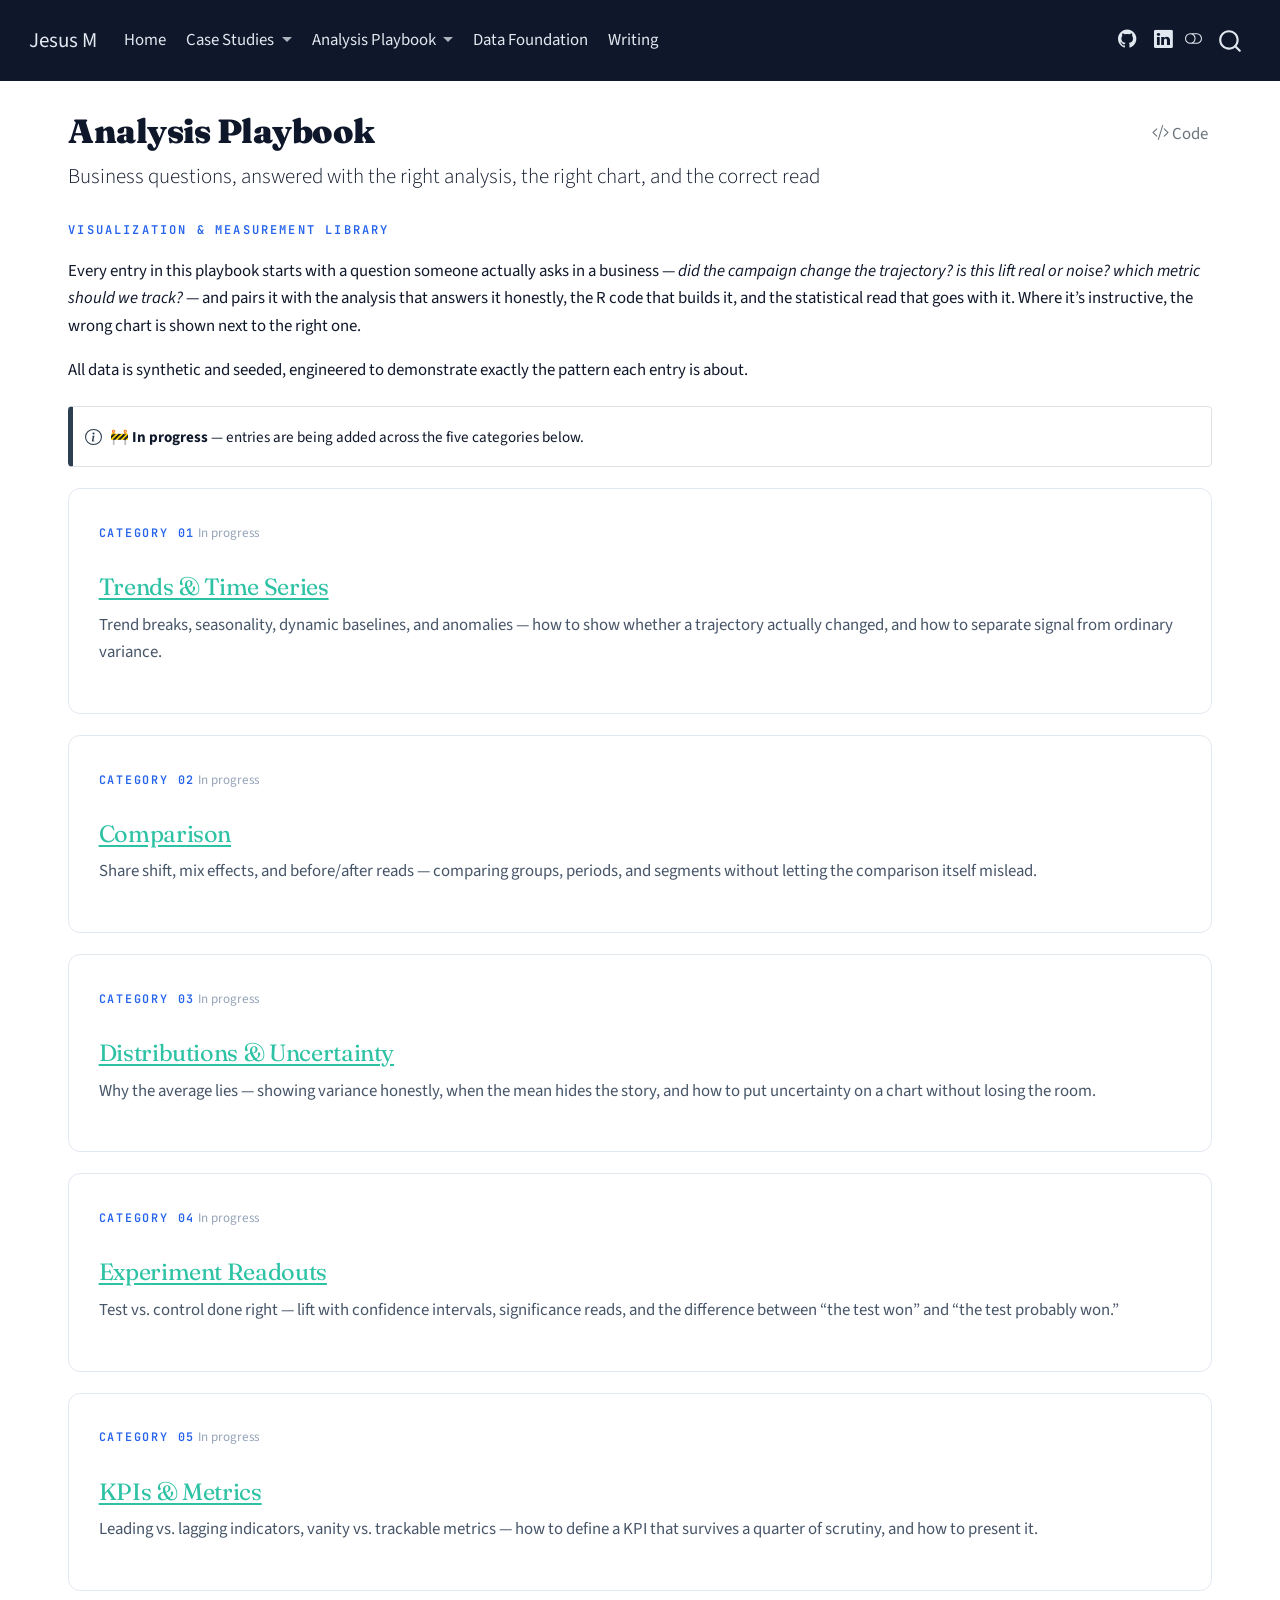
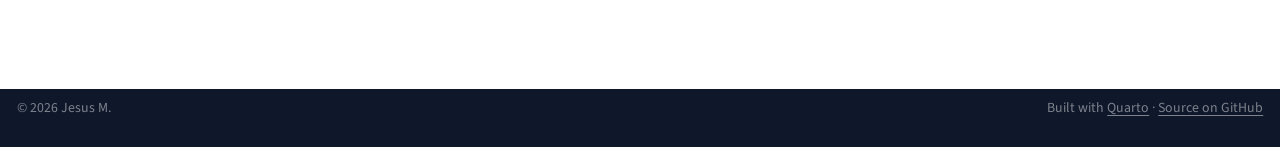
<file: docs/analysis/index.html>
<!DOCTYPE html>
<html xmlns="http://www.w3.org/1999/xhtml" lang="en" xml:lang="en"><head>

<meta charset="utf-8">
<meta name="generator" content="quarto-1.9.38">

<meta name="viewport" content="width=device-width, initial-scale=1.0, user-scalable=yes">


<title>Analysis Playbook – Jesus M</title>
<style>
/* Default styles provided by pandoc.
** See https://pandoc.org/MANUAL.html#variables-for-html for config info.
*/
code{white-space: pre-wrap;}
span.smallcaps{font-variant: small-caps;}
div.columns{display: flex; gap: min(4vw, 1.5em);}
div.column{flex: auto; overflow-x: auto;}
div.hanging-indent{margin-left: 1.5em; text-indent: -1.5em;}
ul.task-list{list-style: none;}
ul.task-list li input[type="checkbox"] {
  width: 0.8em;
  margin: 0 0.8em 0.2em -1em; /* quarto-specific, see https://github.com/quarto-dev/quarto-cli/issues/4556 */ 
  vertical-align: middle;
}
/* CSS for syntax highlighting */
html { -webkit-text-size-adjust: 100%; }
pre > code.sourceCode { white-space: pre; position: relative; }
pre > code.sourceCode > span { display: inline-block; line-height: 1.25; }
pre > code.sourceCode > span:empty { height: 1.2em; }
.sourceCode { overflow: visible; }
code.sourceCode > span { color: inherit; text-decoration: inherit; }
div.sourceCode { margin: 1em 0; }
pre.sourceCode { margin: 0; }
@media screen {
div.sourceCode { overflow: auto; }
}
@media print {
pre > code.sourceCode { white-space: pre-wrap; }
pre > code.sourceCode > span { text-indent: -5em; padding-left: 5em; }
}
pre.numberSource code
  { counter-reset: source-line 0; }
pre.numberSource code > span
  { position: relative; left: -4em; counter-increment: source-line; }
pre.numberSource code > span > a:first-child::before
  { content: counter(source-line);
    position: relative; left: -1em; text-align: right; vertical-align: baseline;
    border: none; display: inline-block;
    -webkit-touch-callout: none; -webkit-user-select: none;
    -khtml-user-select: none; -moz-user-select: none;
    -ms-user-select: none; user-select: none;
    padding: 0 4px; width: 4em;
  }
pre.numberSource { margin-left: 3em;  padding-left: 4px; }
div.sourceCode
  {   }
@media screen {
pre > code.sourceCode > span > a:first-child::before { text-decoration: underline; }
}
</style>


<script src="../site_libs/quarto-nav/quarto-nav.js"></script>
<script src="../site_libs/clipboard/clipboard.min.js"></script>
<script src="../site_libs/quarto-search/autocomplete.umd.js"></script>
<script src="../site_libs/quarto-search/fuse.min.js"></script>
<script src="../site_libs/quarto-search/quarto-search.js"></script>
<meta name="quarto:offset" content="../">
<link href="../images/favicon.png" rel="icon" type="image/png">
<script src="../site_libs/quarto-html/quarto.js" type="module"></script>
<script src="../site_libs/quarto-html/tabsets/tabsets.js" type="module"></script>
<script src="../site_libs/quarto-html/popper.min.js"></script>
<script src="../site_libs/quarto-html/tippy.umd.min.js"></script>
<script src="../site_libs/quarto-html/anchor.min.js"></script>
<link href="../site_libs/quarto-html/tippy.css" rel="stylesheet">
<link href="../site_libs/quarto-html/quarto-syntax-highlighting-de63f62b328812d8e578a4d74e282472.css" rel="stylesheet" class="quarto-color-scheme" id="quarto-text-highlighting-styles">
<link href="../site_libs/quarto-html/quarto-syntax-highlighting-dark-6b6957c917596b414ec0b78690761e87.css" rel="stylesheet" class="quarto-color-scheme quarto-color-alternate" id="quarto-text-highlighting-styles">
<link href="../site_libs/quarto-html/quarto-syntax-highlighting-de63f62b328812d8e578a4d74e282472.css" rel="stylesheet" class="quarto-color-scheme-extra" id="quarto-text-highlighting-styles">
<script src="../site_libs/bootstrap/bootstrap.min.js"></script>
<link href="../site_libs/bootstrap/bootstrap-icons.css" rel="stylesheet">
<link href="../site_libs/bootstrap/bootstrap-433884d314a7a9fb88432cc1824ec3f3.min.css" rel="stylesheet" append-hash="true" class="quarto-color-scheme" id="quarto-bootstrap" data-mode="light">
<link href="../site_libs/bootstrap/bootstrap-dark-85f9e96ee97c5c0a065a5c956d03e936.min.css" rel="stylesheet" append-hash="true" class="quarto-color-scheme quarto-color-alternate" id="quarto-bootstrap" data-mode="dark">
<link href="../site_libs/bootstrap/bootstrap-433884d314a7a9fb88432cc1824ec3f3.min.css" rel="stylesheet" append-hash="true" class="quarto-color-scheme-extra" id="quarto-bootstrap" data-mode="light">
<script id="quarto-search-options" type="application/json">{
  "location": "navbar",
  "copy-button": false,
  "collapse-after": 3,
  "panel-placement": "end",
  "type": "overlay",
  "limit": 50,
  "keyboard-shortcut": [
    "f",
    "/",
    "s"
  ],
  "show-item-context": false,
  "language": {
    "search-no-results-text": "No results",
    "search-matching-documents-text": "matching documents",
    "search-copy-link-title": "Copy link to search",
    "search-hide-matches-text": "Hide additional matches",
    "search-more-match-text": "more match in this document",
    "search-more-matches-text": "more matches in this document",
    "search-clear-button-title": "Clear",
    "search-text-placeholder": "",
    "search-detached-cancel-button-title": "Cancel",
    "search-submit-button-title": "Submit",
    "search-label": "Search"
  }
}</script>


<link rel="stylesheet" href="../styles.css">
</head>

<body class="nav-fixed quarto-light"><script id="quarto-html-before-body" type="application/javascript">
    const toggleBodyColorMode = (bsSheetEl) => {
      const mode = bsSheetEl.getAttribute("data-mode");
      const bodyEl = window.document.querySelector("body");
      if (mode === "dark") {
        bodyEl.classList.add("quarto-dark");
        bodyEl.classList.remove("quarto-light");
      } else {
        bodyEl.classList.add("quarto-light");
        bodyEl.classList.remove("quarto-dark");
      }
    }
    const toggleBodyColorPrimary = () => {
      const bsSheetEl = window.document.querySelector("link#quarto-bootstrap:not([rel=disabled-stylesheet])");
      if (bsSheetEl) {
        toggleBodyColorMode(bsSheetEl);
      }
    }
    const setColorSchemeToggle = (alternate) => {
      const toggles = window.document.querySelectorAll('.quarto-color-scheme-toggle');
      for (let i=0; i < toggles.length; i++) {
        const toggle = toggles[i];
        if (toggle) {
          if (alternate) {
            toggle.classList.add("alternate");
          } else {
            toggle.classList.remove("alternate");
          }
        }
      }
    };
    const toggleColorMode = (alternate) => {
      // Switch the stylesheets
      const primaryStylesheets = window.document.querySelectorAll('link.quarto-color-scheme:not(.quarto-color-alternate)');
      const alternateStylesheets = window.document.querySelectorAll('link.quarto-color-scheme.quarto-color-alternate');
      manageTransitions('#quarto-margin-sidebar .nav-link', false);
      if (alternate) {
        // note: dark is layered on light, we don't disable primary!
        enableStylesheet(alternateStylesheets);
        for (const sheetNode of alternateStylesheets) {
          if (sheetNode.id === "quarto-bootstrap") {
            toggleBodyColorMode(sheetNode);
          }
        }
      } else {
        disableStylesheet(alternateStylesheets);
        enableStylesheet(primaryStylesheets)
        toggleBodyColorPrimary();
      }
      manageTransitions('#quarto-margin-sidebar .nav-link', true);
      // Switch the toggles
      setColorSchemeToggle(alternate)
      // Hack to workaround the fact that safari doesn't
      // properly recolor the scrollbar when toggling (#1455)
      if (navigator.userAgent.indexOf('Safari') > 0 && navigator.userAgent.indexOf('Chrome') == -1) {
        manageTransitions("body", false);
        window.scrollTo(0, 1);
        setTimeout(() => {
          window.scrollTo(0, 0);
          manageTransitions("body", true);
        }, 40);
      }
    }
    const disableStylesheet = (stylesheets) => {
      for (let i=0; i < stylesheets.length; i++) {
        const stylesheet = stylesheets[i];
        stylesheet.rel = 'disabled-stylesheet';
      }
    }
    const enableStylesheet = (stylesheets) => {
      for (let i=0; i < stylesheets.length; i++) {
        const stylesheet = stylesheets[i];
        if(stylesheet.rel !== 'stylesheet') { // for Chrome, which will still FOUC without this check
          stylesheet.rel = 'stylesheet';
        }
      }
    }
    const manageTransitions = (selector, allowTransitions) => {
      const els = window.document.querySelectorAll(selector);
      for (let i=0; i < els.length; i++) {
        const el = els[i];
        if (allowTransitions) {
          el.classList.remove('notransition');
        } else {
          el.classList.add('notransition');
        }
      }
    }
    const isFileUrl = () => {
      return window.location.protocol === 'file:';
    }
    const hasAlternateSentinel = () => {
      let styleSentinel = getColorSchemeSentinel();
      if (styleSentinel !== null) {
        return styleSentinel === "alternate";
      } else {
        return false;
      }
    }
    const setStyleSentinel = (alternate) => {
      const value = alternate ? "alternate" : "default";
      if (!isFileUrl()) {
        window.localStorage.setItem("quarto-color-scheme", value);
      } else {
        localAlternateSentinel = value;
      }
    }
    const getColorSchemeSentinel = () => {
      if (!isFileUrl()) {
        const storageValue = window.localStorage.getItem("quarto-color-scheme");
        return storageValue != null ? storageValue : localAlternateSentinel;
      } else {
        return localAlternateSentinel;
      }
    }
    const toggleGiscusIfUsed = (isAlternate, darkModeDefault) => {
      const baseTheme = document.querySelector('#giscus-base-theme')?.value ?? 'light';
      const alternateTheme = document.querySelector('#giscus-alt-theme')?.value ?? 'dark';
      let newTheme = '';
      if(authorPrefersDark) {
        newTheme = isAlternate ? baseTheme : alternateTheme;
      } else {
        newTheme = isAlternate ? alternateTheme : baseTheme;
      }
      const changeGiscusTheme = () => {
        // From: https://github.com/giscus/giscus/issues/336
        const sendMessage = (message) => {
          const iframe = document.querySelector('iframe.giscus-frame');
          if (!iframe) return;
          iframe.contentWindow.postMessage({ giscus: message }, 'https://giscus.app');
        }
        sendMessage({
          setConfig: {
            theme: newTheme
          }
        });
      }
      const isGiscussLoaded = window.document.querySelector('iframe.giscus-frame') !== null;
      if (isGiscussLoaded) {
        changeGiscusTheme();
      }
    };
    const authorPrefersDark = false;
    const darkModeDefault = authorPrefersDark;
      document.querySelector('link#quarto-text-highlighting-styles.quarto-color-scheme-extra').rel = 'disabled-stylesheet';
      document.querySelector('link#quarto-bootstrap.quarto-color-scheme-extra').rel = 'disabled-stylesheet';
    let localAlternateSentinel = darkModeDefault ? 'alternate' : 'default';
    // Dark / light mode switch
    window.quartoToggleColorScheme = () => {
      // Read the current dark / light value
      let toAlternate = !hasAlternateSentinel();
      toggleColorMode(toAlternate);
      setStyleSentinel(toAlternate);
      toggleGiscusIfUsed(toAlternate, darkModeDefault);
      window.dispatchEvent(new Event('resize'));
    };
    // Switch to dark mode if need be
    if (hasAlternateSentinel()) {
      toggleColorMode(true);
    } else {
      toggleColorMode(false);
    }
  </script>

<div id="quarto-search-results"></div>
  <header id="quarto-header" class="headroom fixed-top">
    <nav class="navbar navbar-expand-lg " data-bs-theme="dark">
      <div class="navbar-container container-fluid">
      <div class="navbar-brand-container mx-auto">
    <a class="navbar-brand" href="../index.html">
    <span class="navbar-title">Jesus M</span>
    </a>
  </div>
            <div id="quarto-search" class="" title="Search"></div>
          <button class="navbar-toggler" type="button" data-bs-toggle="collapse" data-bs-target="#navbarCollapse" aria-controls="navbarCollapse" role="menu" aria-expanded="false" aria-label="Toggle navigation" onclick="if (window.quartoToggleHeadroom) { window.quartoToggleHeadroom(); }">
  <span class="navbar-toggler-icon"></span>
</button>
          <div class="collapse navbar-collapse" id="navbarCollapse">
            <ul class="navbar-nav navbar-nav-scroll me-auto">
  <li class="nav-item">
    <a class="nav-link" href="../index.html"> 
<span class="menu-text">Home</span></a>
  </li>  
  <li class="nav-item dropdown ">
    <a class="nav-link dropdown-toggle" href="#" id="nav-menu-case-studies" role="link" data-bs-toggle="dropdown" aria-expanded="false">
 <span class="menu-text">Case Studies</span>
    </a>
    <ul class="dropdown-menu" aria-labelledby="nav-menu-case-studies">    
        <li>
    <a class="dropdown-item" href="../case-studies/spike-detection.html">
 <span class="dropdown-text">Spike Detection (Wikipedia · Parquet)</span></a>
  </li>  
        <li>
    <a class="dropdown-item" href="../case-studies/political-ad-spend.html">
 <span class="dropdown-text">Political Media Spend (FEC · Parquet)</span></a>
  </li>  
        <li>
    <a class="dropdown-item" href="../case-studies/automated-pipeline.html">
 <span class="dropdown-text">Automated Pipeline (CMS · R)</span></a>
  </li>  
    </ul>
  </li>
  <li class="nav-item dropdown ">
    <a class="nav-link dropdown-toggle" href="#" id="nav-menu-analysis-playbook" role="link" data-bs-toggle="dropdown" aria-expanded="false">
 <span class="menu-text">Analysis Playbook</span>
    </a>
    <ul class="dropdown-menu" aria-labelledby="nav-menu-analysis-playbook">    
        <li>
    <a class="dropdown-item" href="../analysis/index.html">
 <span class="dropdown-text">Overview</span></a>
  </li>  
        <li>
    <a class="dropdown-item" href="../analysis/trends/index.html">
 <span class="dropdown-text">Trends &amp; Time Series</span></a>
  </li>  
        <li>
    <a class="dropdown-item" href="../analysis/comparison/index.html">
 <span class="dropdown-text">Comparison</span></a>
  </li>  
        <li>
    <a class="dropdown-item" href="../analysis/distributions/index.html">
 <span class="dropdown-text">Distributions &amp; Uncertainty</span></a>
  </li>  
        <li>
    <a class="dropdown-item" href="../analysis/experiments/index.html">
 <span class="dropdown-text">Experiment Readouts</span></a>
  </li>  
        <li>
    <a class="dropdown-item" href="../analysis/kpis/index.html">
 <span class="dropdown-text">KPIs &amp; Metrics</span></a>
  </li>  
    </ul>
  </li>
  <li class="nav-item">
    <a class="nav-link" href="../data-foundation/data-engineering.html"> 
<span class="menu-text">Data Foundation</span></a>
  </li>  
  <li class="nav-item">
    <a class="nav-link" href="../posts/code-driven-reporting.html"> 
<span class="menu-text">Writing</span></a>
  </li>  
</ul>
            <ul class="navbar-nav navbar-nav-scroll ms-auto">
  <li class="nav-item compact">
    <a class="nav-link" href="https://github.com/idgesus"> <i class="bi bi-github" role="img" aria-label="GitHub">
</i> 
<span class="menu-text"></span></a>
  </li>  
  <li class="nav-item compact">
    <a class="nav-link" href="https://linkedin.com/in/mejiajesus"> <i class="bi bi-linkedin" role="img" aria-label="LinkedIn">
</i> 
<span class="menu-text"></span></a>
  </li>  
</ul>
          </div> <!-- /navcollapse -->
            <div class="quarto-navbar-tools">
  <a href="" class="quarto-color-scheme-toggle quarto-navigation-tool  px-1" onclick="window.quartoToggleColorScheme(); return false;" title="Toggle dark mode"><i class="bi"></i></a>
</div>
      </div> <!-- /container-fluid -->
    </nav>
</header>
<!-- content -->
<div id="quarto-content" class="quarto-container page-columns page-rows-contents page-layout-full page-navbar">
<!-- sidebar -->
<!-- margin-sidebar -->
    
<!-- main -->
<main class="content column-page" id="quarto-document-content">


<header id="title-block-header" class="quarto-title-block default">
<div class="quarto-title">
<div class="quarto-title-block"><div><h1 class="title">Analysis Playbook</h1><button type="button" class="btn code-tools-button" id="quarto-code-tools-source"><i class="bi"></i> Code</button></div></div>
<p class="subtitle lead">Business questions, answered with the right analysis, the right chart, and the correct read</p>
</div>



<div class="quarto-title-meta column-page">

    
  
    
  </div>
  


</header>


<div class="section-label">
<p>Visualization &amp; Measurement Library</p>
</div>
<p>Every entry in this playbook starts with a question someone actually asks in a business — <em>did the campaign change the trajectory? is this lift real or noise? which metric should we track?</em> — and pairs it with the analysis that answers it honestly, the R code that builds it, and the statistical read that goes with it. Where it’s instructive, the wrong chart is shown next to the right one.</p>
<p>All data is synthetic and seeded, engineered to demonstrate exactly the pattern each entry is about.</p>
<div class="callout callout-style-simple callout-note">
<div class="callout-body d-flex">
<div class="callout-icon-container">
<i class="callout-icon"></i>
</div>
<div class="callout-body-container">
<p><strong>🚧 In progress</strong> — entries are being added across the five categories below.</p>
</div>
</div>
</div>
<div class="featured-card">
<div class="fc-row">
<p><span class="fc-category">Category 01</span> <span class="fc-data">In progress</span></p>
</div>
<section id="trends-time-series" class="level3">
<h3 class="anchored" data-anchor-id="trends-time-series"><a href="../analysis/trends/index.html" class="stretched-link">Trends &amp; Time Series</a></h3>
<p>Trend breaks, seasonality, dynamic baselines, and anomalies — how to show whether a trajectory actually changed, and how to separate signal from ordinary variance.</p>
</section>
</div>
<div class="featured-card">
<div class="fc-row">
<p><span class="fc-category">Category 02</span> <span class="fc-data">In progress</span></p>
</div>
<section id="comparison" class="level3">
<h3 class="anchored" data-anchor-id="comparison"><a href="../analysis/comparison/index.html" class="stretched-link">Comparison</a></h3>
<p>Share shift, mix effects, and before/after reads — comparing groups, periods, and segments without letting the comparison itself mislead.</p>
</section>
</div>
<div class="featured-card">
<div class="fc-row">
<p><span class="fc-category">Category 03</span> <span class="fc-data">In progress</span></p>
</div>
<section id="distributions-uncertainty" class="level3">
<h3 class="anchored" data-anchor-id="distributions-uncertainty"><a href="../analysis/distributions/index.html" class="stretched-link">Distributions &amp; Uncertainty</a></h3>
<p>Why the average lies — showing variance honestly, when the mean hides the story, and how to put uncertainty on a chart without losing the room.</p>
</section>
</div>
<div class="featured-card">
<div class="fc-row">
<p><span class="fc-category">Category 04</span> <span class="fc-data">In progress</span></p>
</div>
<section id="experiment-readouts" class="level3">
<h3 class="anchored" data-anchor-id="experiment-readouts"><a href="../analysis/experiments/index.html" class="stretched-link">Experiment Readouts</a></h3>
<p>Test vs.&nbsp;control done right — lift with confidence intervals, significance reads, and the difference between “the test won” and “the test probably won.”</p>
</section>
</div>
<div class="featured-card">
<div class="fc-row">
<p><span class="fc-category">Category 05</span> <span class="fc-data">In progress</span></p>
</div>
<section id="kpis-metrics" class="level3">
<h3 class="anchored" data-anchor-id="kpis-metrics"><a href="../analysis/kpis/index.html" class="stretched-link">KPIs &amp; Metrics</a></h3>
<p>Leading vs.&nbsp;lagging indicators, vanity vs.&nbsp;trackable metrics — how to define a KPI that survives a quarter of scrutiny, and how to present it.</p>
</section>
</div>


<!-- -->


</main> <!-- /main -->
<script id="quarto-html-after-body" type="application/javascript">
  window.document.addEventListener("DOMContentLoaded", function (event) {
    // Ensure there is a toggle, if there isn't float one in the top right
    if (window.document.querySelector('.quarto-color-scheme-toggle') === null) {
      const a = window.document.createElement('a');
      a.classList.add('top-right');
      a.classList.add('quarto-color-scheme-toggle');
      a.href = "";
      a.onclick = function() { try { window.quartoToggleColorScheme(); } catch {} return false; };
      const i = window.document.createElement("i");
      i.classList.add('bi');
      a.appendChild(i);
      window.document.body.appendChild(a);
    }
    setColorSchemeToggle(hasAlternateSentinel())
    const icon = "";
    const anchorJS = new window.AnchorJS();
    anchorJS.options = {
      placement: 'right',
      icon: icon
    };
    anchorJS.add('.anchored');
    const isCodeAnnotation = (el) => {
      for (const clz of el.classList) {
        if (clz.startsWith('code-annotation-')) {                     
          return true;
        }
      }
      return false;
    }
    const onCopySuccess = function(e) {
      // button target
      const button = e.trigger;
      // don't keep focus
      button.blur();
      // flash "checked"
      button.classList.add('code-copy-button-checked');
      var currentTitle = button.getAttribute("title");
      button.setAttribute("title", "Copied!");
      let tooltip;
      if (window.bootstrap) {
        button.setAttribute("data-bs-toggle", "tooltip");
        button.setAttribute("data-bs-placement", "left");
        button.setAttribute("data-bs-title", "Copied!");
        tooltip = new bootstrap.Tooltip(button, 
          { trigger: "manual", 
            customClass: "code-copy-button-tooltip",
            offset: [0, -8]});
        tooltip.show();    
      }
      setTimeout(function() {
        if (tooltip) {
          tooltip.hide();
          button.removeAttribute("data-bs-title");
          button.removeAttribute("data-bs-toggle");
          button.removeAttribute("data-bs-placement");
        }
        button.setAttribute("title", currentTitle);
        button.classList.remove('code-copy-button-checked');
      }, 1000);
      // clear code selection
      e.clearSelection();
    }
    const getTextToCopy = function(trigger) {
      const outerScaffold = trigger.parentElement.cloneNode(true);
      const codeEl = outerScaffold.querySelector('code');
      for (const childEl of codeEl.children) {
        if (isCodeAnnotation(childEl)) {
          childEl.remove();
        }
      }
      return codeEl.innerText;
    }
    const clipboard = new window.ClipboardJS('.code-copy-button:not([data-in-quarto-modal])', {
      text: getTextToCopy
    });
    clipboard.on('success', onCopySuccess);
    if (window.document.getElementById('quarto-embedded-source-code-modal')) {
      const clipboardModal = new window.ClipboardJS('.code-copy-button[data-in-quarto-modal]', {
        text: getTextToCopy,
        container: window.document.getElementById('quarto-embedded-source-code-modal')
      });
      clipboardModal.on('success', onCopySuccess);
    }
    const viewSource = window.document.getElementById('quarto-view-source') ||
                       window.document.getElementById('quarto-code-tools-source');
    if (viewSource) {
      const sourceUrl = viewSource.getAttribute("data-quarto-source-url");
      viewSource.addEventListener("click", function(e) {
        if (sourceUrl) {
          // rstudio viewer pane
          if (/\bcapabilities=\b/.test(window.location)) {
            window.open(sourceUrl);
          } else {
            window.location.href = sourceUrl;
          }
        } else {
          const modal = new bootstrap.Modal(document.getElementById('quarto-embedded-source-code-modal'));
          modal.show();
        }
        return false;
      });
    }
    function toggleCodeHandler(show) {
      return function(e) {
        const detailsSrc = window.document.querySelectorAll(".cell > details > .sourceCode");
        for (let i=0; i<detailsSrc.length; i++) {
          const details = detailsSrc[i].parentElement;
          if (show) {
            details.open = true;
          } else {
            details.removeAttribute("open");
          }
        }
        const cellCodeDivs = window.document.querySelectorAll(".cell > .sourceCode");
        const fromCls = show ? "hidden" : "unhidden";
        const toCls = show ? "unhidden" : "hidden";
        for (let i=0; i<cellCodeDivs.length; i++) {
          const codeDiv = cellCodeDivs[i];
          if (codeDiv.classList.contains(fromCls)) {
            codeDiv.classList.remove(fromCls);
            codeDiv.classList.add(toCls);
          } 
        }
        return false;
      }
    }
    const hideAllCode = window.document.getElementById("quarto-hide-all-code");
    if (hideAllCode) {
      hideAllCode.addEventListener("click", toggleCodeHandler(false));
    }
    const showAllCode = window.document.getElementById("quarto-show-all-code");
    if (showAllCode) {
      showAllCode.addEventListener("click", toggleCodeHandler(true));
    }
      var localhostRegex = new RegExp(/^(?:http|https):\/\/localhost\:?[0-9]*\//);
      var mailtoRegex = new RegExp(/^mailto:/);
        var filterRegex = new RegExp('/' + window.location.host + '/');
      var isInternal = (href) => {
          return filterRegex.test(href) || localhostRegex.test(href) || mailtoRegex.test(href);
      }
      // Inspect non-navigation links and adorn them if external
     var links = window.document.querySelectorAll('a[href]:not(.nav-link):not(.navbar-brand):not(.toc-action):not(.sidebar-link):not(.sidebar-item-toggle):not(.pagination-link):not(.no-external):not([aria-hidden]):not(.dropdown-item):not(.quarto-navigation-tool):not(.about-link)');
      for (var i=0; i<links.length; i++) {
        const link = links[i];
        if (!isInternal(link.href)) {
          // undo the damage that might have been done by quarto-nav.js in the case of
          // links that we want to consider external
          if (link.dataset.originalHref !== undefined) {
            link.href = link.dataset.originalHref;
          }
        }
      }
    function tippyHover(el, contentFn, onTriggerFn, onUntriggerFn) {
      const config = {
        allowHTML: true,
        maxWidth: 500,
        delay: 100,
        arrow: false,
        appendTo: function(el) {
            return el.parentElement;
        },
        interactive: true,
        interactiveBorder: 10,
        theme: 'quarto',
        placement: 'bottom-start',
      };
      if (contentFn) {
        config.content = contentFn;
      }
      if (onTriggerFn) {
        config.onTrigger = onTriggerFn;
      }
      if (onUntriggerFn) {
        config.onUntrigger = onUntriggerFn;
      }
      window.tippy(el, config); 
    }
    const noterefs = window.document.querySelectorAll('a[role="doc-noteref"]');
    for (var i=0; i<noterefs.length; i++) {
      const ref = noterefs[i];
      tippyHover(ref, function() {
        // use id or data attribute instead here
        let href = ref.getAttribute('data-footnote-href') || ref.getAttribute('href');
        try { href = new URL(href).hash; } catch {}
        const id = href.replace(/^#\/?/, "");
        const note = window.document.getElementById(id);
        if (note) {
          return note.innerHTML;
        } else {
          return "";
        }
      });
    }
    const xrefs = window.document.querySelectorAll('a.quarto-xref');
    const processXRef = (id, note) => {
      // Strip column container classes
      const stripColumnClz = (el) => {
        el.classList.remove("page-full", "page-columns");
        if (el.children) {
          for (const child of el.children) {
            stripColumnClz(child);
          }
        }
      }
      stripColumnClz(note)
      if (id === null || id.startsWith('sec-')) {
        // Special case sections, only their first couple elements
        const container = document.createElement("div");
        if (note.children && note.children.length > 2) {
          container.appendChild(note.children[0].cloneNode(true));
          for (let i = 1; i < note.children.length; i++) {
            const child = note.children[i];
            if (child.tagName === "P" && child.innerText === "") {
              continue;
            } else {
              container.appendChild(child.cloneNode(true));
              break;
            }
          }
          if (window.Quarto?.typesetMath) {
            window.Quarto.typesetMath(container);
          }
          return container.innerHTML
        } else {
          if (window.Quarto?.typesetMath) {
            window.Quarto.typesetMath(note);
          }
          return note.innerHTML;
        }
      } else {
        // Remove any anchor links if they are present
        const anchorLink = note.querySelector('a.anchorjs-link');
        if (anchorLink) {
          anchorLink.remove();
        }
        if (window.Quarto?.typesetMath) {
          window.Quarto.typesetMath(note);
        }
        if (note.classList.contains("callout")) {
          return note.outerHTML;
        } else {
          return note.innerHTML;
        }
      }
    }
    for (var i=0; i<xrefs.length; i++) {
      const xref = xrefs[i];
      tippyHover(xref, undefined, function(instance) {
        instance.disable();
        let url = xref.getAttribute('href');
        let hash = undefined; 
        if (url.startsWith('#')) {
          hash = url;
        } else {
          try { hash = new URL(url).hash; } catch {}
        }
        if (hash) {
          const id = hash.replace(/^#\/?/, "");
          const note = window.document.getElementById(id);
          if (note !== null) {
            try {
              const html = processXRef(id, note.cloneNode(true));
              instance.setContent(html);
            } finally {
              instance.enable();
              instance.show();
            }
          } else {
            // See if we can fetch this
            fetch(url.split('#')[0])
            .then(res => res.text())
            .then(html => {
              const parser = new DOMParser();
              const htmlDoc = parser.parseFromString(html, "text/html");
              const note = htmlDoc.getElementById(id);
              if (note !== null) {
                const html = processXRef(id, note);
                instance.setContent(html);
              } 
            }).finally(() => {
              instance.enable();
              instance.show();
            });
          }
        } else {
          // See if we can fetch a full url (with no hash to target)
          // This is a special case and we should probably do some content thinning / targeting
          fetch(url)
          .then(res => res.text())
          .then(html => {
            const parser = new DOMParser();
            const htmlDoc = parser.parseFromString(html, "text/html");
            const note = htmlDoc.querySelector('main.content');
            if (note !== null) {
              // This should only happen for chapter cross references
              // (since there is no id in the URL)
              // remove the first header
              if (note.children.length > 0 && note.children[0].tagName === "HEADER") {
                note.children[0].remove();
              }
              const html = processXRef(null, note);
              instance.setContent(html);
            } 
          }).finally(() => {
            instance.enable();
            instance.show();
          });
        }
      }, function(instance) {
      });
    }
        let selectedAnnoteEl;
        const selectorForAnnotation = ( cell, annotation) => {
          let cellAttr = 'data-code-cell="' + cell + '"';
          let lineAttr = 'data-code-annotation="' +  annotation + '"';
          const selector = 'span[' + cellAttr + '][' + lineAttr + ']';
          return selector;
        }
        const selectCodeLines = (annoteEl) => {
          const doc = window.document;
          const targetCell = annoteEl.getAttribute("data-target-cell");
          const targetAnnotation = annoteEl.getAttribute("data-target-annotation");
          const annoteSpan = window.document.querySelector(selectorForAnnotation(targetCell, targetAnnotation));
          const lines = annoteSpan.getAttribute("data-code-lines").split(",");
          const lineIds = lines.map((line) => {
            return targetCell + "-" + line;
          })
          let top = null;
          let height = null;
          let parent = null;
          if (lineIds.length > 0) {
              //compute the position of the single el (top and bottom and make a div)
              const el = window.document.getElementById(lineIds[0]);
              top = el.offsetTop;
              height = el.offsetHeight;
              parent = el.parentElement.parentElement;
            if (lineIds.length > 1) {
              const lastEl = window.document.getElementById(lineIds[lineIds.length - 1]);
              const bottom = lastEl.offsetTop + lastEl.offsetHeight;
              height = bottom - top;
            }
            if (top !== null && height !== null && parent !== null) {
              // cook up a div (if necessary) and position it 
              let div = window.document.getElementById("code-annotation-line-highlight");
              if (div === null) {
                div = window.document.createElement("div");
                div.setAttribute("id", "code-annotation-line-highlight");
                div.style.position = 'absolute';
                parent.appendChild(div);
              }
              div.style.top = top - 2 + "px";
              div.style.height = height + 4 + "px";
              div.style.left = 0;
              let gutterDiv = window.document.getElementById("code-annotation-line-highlight-gutter");
              if (gutterDiv === null) {
                gutterDiv = window.document.createElement("div");
                gutterDiv.setAttribute("id", "code-annotation-line-highlight-gutter");
                gutterDiv.style.position = 'absolute';
                const codeCell = window.document.getElementById(targetCell);
                const gutter = codeCell.querySelector('.code-annotation-gutter');
                gutter.appendChild(gutterDiv);
              }
              gutterDiv.style.top = top - 2 + "px";
              gutterDiv.style.height = height + 4 + "px";
            }
            selectedAnnoteEl = annoteEl;
          }
        };
        const unselectCodeLines = () => {
          const elementsIds = ["code-annotation-line-highlight", "code-annotation-line-highlight-gutter"];
          elementsIds.forEach((elId) => {
            const div = window.document.getElementById(elId);
            if (div) {
              div.remove();
            }
          });
          selectedAnnoteEl = undefined;
        };
          // Handle positioning of the toggle
      window.addEventListener(
        "resize",
        throttle(() => {
          elRect = undefined;
          if (selectedAnnoteEl) {
            selectCodeLines(selectedAnnoteEl);
          }
        }, 10)
      );
      function throttle(fn, ms) {
      let throttle = false;
      let timer;
        return (...args) => {
          if(!throttle) { // first call gets through
              fn.apply(this, args);
              throttle = true;
          } else { // all the others get throttled
              if(timer) clearTimeout(timer); // cancel #2
              timer = setTimeout(() => {
                fn.apply(this, args);
                timer = throttle = false;
              }, ms);
          }
        };
      }
        // Attach click handler to the DT
        const annoteDls = window.document.querySelectorAll('dt[data-target-cell]');
        for (const annoteDlNode of annoteDls) {
          annoteDlNode.addEventListener('click', (event) => {
            const clickedEl = event.target;
            if (clickedEl !== selectedAnnoteEl) {
              unselectCodeLines();
              const activeEl = window.document.querySelector('dt[data-target-cell].code-annotation-active');
              if (activeEl) {
                activeEl.classList.remove('code-annotation-active');
              }
              selectCodeLines(clickedEl);
              clickedEl.classList.add('code-annotation-active');
            } else {
              // Unselect the line
              unselectCodeLines();
              clickedEl.classList.remove('code-annotation-active');
            }
          });
        }
    const findCites = (el) => {
      const parentEl = el.parentElement;
      if (parentEl) {
        const cites = parentEl.dataset.cites;
        if (cites) {
          return {
            el,
            cites: cites.split(' ')
          };
        } else {
          return findCites(el.parentElement)
        }
      } else {
        return undefined;
      }
    };
    var bibliorefs = window.document.querySelectorAll('a[role="doc-biblioref"]');
    for (var i=0; i<bibliorefs.length; i++) {
      const ref = bibliorefs[i];
      const citeInfo = findCites(ref);
      if (citeInfo) {
        tippyHover(citeInfo.el, function() {
          var popup = window.document.createElement('div');
          citeInfo.cites.forEach(function(cite) {
            var citeDiv = window.document.createElement('div');
            citeDiv.classList.add('hanging-indent');
            citeDiv.classList.add('csl-entry');
            var biblioDiv = window.document.getElementById('ref-' + cite);
            if (biblioDiv) {
              citeDiv.innerHTML = biblioDiv.innerHTML;
            }
            popup.appendChild(citeDiv);
          });
          return popup.innerHTML;
        });
      }
    }
  });
  </script><div class="modal fade" id="quarto-embedded-source-code-modal" tabindex="-1" aria-labelledby="quarto-embedded-source-code-modal-label" aria-hidden="true"><div class="modal-dialog modal-dialog-scrollable"><div class="modal-content"><div class="modal-header"><h5 class="modal-title" id="quarto-embedded-source-code-modal-label">Source Code</h5><button class="btn-close" data-bs-dismiss="modal"></button></div><div class="modal-body"><div class="">
<div class="code-copy-outer-scaffold"><div class="sourceCode" id="cb1" data-shortcodes="false"><pre class="sourceCode markdown code-with-copy"><code class="sourceCode markdown"><span id="cb1-1"><a href="#cb1-1" aria-hidden="true" tabindex="-1"></a><span class="co">---</span></span>
<span id="cb1-2"><a href="#cb1-2" aria-hidden="true" tabindex="-1"></a><span class="an">title:</span><span class="co"> "Analysis Playbook"</span></span>
<span id="cb1-3"><a href="#cb1-3" aria-hidden="true" tabindex="-1"></a><span class="an">subtitle:</span><span class="co"> "Business questions, answered with the right analysis, the right chart, and the correct read"</span></span>
<span id="cb1-4"><a href="#cb1-4" aria-hidden="true" tabindex="-1"></a><span class="an">page-layout:</span><span class="co"> full</span></span>
<span id="cb1-5"><a href="#cb1-5" aria-hidden="true" tabindex="-1"></a><span class="an">toc:</span><span class="co"> false</span></span>
<span id="cb1-6"><a href="#cb1-6" aria-hidden="true" tabindex="-1"></a><span class="co">---</span></span>
<span id="cb1-7"><a href="#cb1-7" aria-hidden="true" tabindex="-1"></a></span>
<span id="cb1-8"><a href="#cb1-8" aria-hidden="true" tabindex="-1"></a>::: {.section-label}</span>
<span id="cb1-9"><a href="#cb1-9" aria-hidden="true" tabindex="-1"></a>Visualization &amp; Measurement Library</span>
<span id="cb1-10"><a href="#cb1-10" aria-hidden="true" tabindex="-1"></a>:::</span>
<span id="cb1-11"><a href="#cb1-11" aria-hidden="true" tabindex="-1"></a></span>
<span id="cb1-12"><a href="#cb1-12" aria-hidden="true" tabindex="-1"></a>Every entry in this playbook starts with a question someone actually asks in a business —</span>
<span id="cb1-13"><a href="#cb1-13" aria-hidden="true" tabindex="-1"></a>*did the campaign change the trajectory? is this lift real or noise? which metric should</span>
<span id="cb1-14"><a href="#cb1-14" aria-hidden="true" tabindex="-1"></a>we track?* — and pairs it with the analysis that answers it honestly, the R code that</span>
<span id="cb1-15"><a href="#cb1-15" aria-hidden="true" tabindex="-1"></a>builds it, and the statistical read that goes with it. Where it's instructive, the wrong</span>
<span id="cb1-16"><a href="#cb1-16" aria-hidden="true" tabindex="-1"></a>chart is shown next to the right one.</span>
<span id="cb1-17"><a href="#cb1-17" aria-hidden="true" tabindex="-1"></a></span>
<span id="cb1-18"><a href="#cb1-18" aria-hidden="true" tabindex="-1"></a>All data is synthetic and seeded, engineered to demonstrate exactly the pattern each</span>
<span id="cb1-19"><a href="#cb1-19" aria-hidden="true" tabindex="-1"></a>entry is about.</span>
<span id="cb1-20"><a href="#cb1-20" aria-hidden="true" tabindex="-1"></a></span>
<span id="cb1-21"><a href="#cb1-21" aria-hidden="true" tabindex="-1"></a>::: {.callout-note appearance="simple"}</span>
<span id="cb1-22"><a href="#cb1-22" aria-hidden="true" tabindex="-1"></a>**🚧 In progress** — entries are being added across the five categories below.</span>
<span id="cb1-23"><a href="#cb1-23" aria-hidden="true" tabindex="-1"></a>:::</span>
<span id="cb1-24"><a href="#cb1-24" aria-hidden="true" tabindex="-1"></a></span>
<span id="cb1-25"><a href="#cb1-25" aria-hidden="true" tabindex="-1"></a>::: {.featured-card}</span>
<span id="cb1-26"><a href="#cb1-26" aria-hidden="true" tabindex="-1"></a></span>
<span id="cb1-27"><a href="#cb1-27" aria-hidden="true" tabindex="-1"></a>::: {.fc-row}</span>
<span id="cb1-28"><a href="#cb1-28" aria-hidden="true" tabindex="-1"></a><span class="co">[</span><span class="ot">Category 01</span><span class="co">]</span>{.fc-category}</span>
<span id="cb1-29"><a href="#cb1-29" aria-hidden="true" tabindex="-1"></a><span class="co">[</span><span class="ot">In progress</span><span class="co">]</span>{.fc-data}</span>
<span id="cb1-30"><a href="#cb1-30" aria-hidden="true" tabindex="-1"></a>:::</span>
<span id="cb1-31"><a href="#cb1-31" aria-hidden="true" tabindex="-1"></a></span>
<span id="cb1-32"><a href="#cb1-32" aria-hidden="true" tabindex="-1"></a><span class="fu">### [Trends &amp; Time Series](trends/index.qmd){.stretched-link}</span></span>
<span id="cb1-33"><a href="#cb1-33" aria-hidden="true" tabindex="-1"></a></span>
<span id="cb1-34"><a href="#cb1-34" aria-hidden="true" tabindex="-1"></a>Trend breaks, seasonality, dynamic baselines, and anomalies — how to show whether a</span>
<span id="cb1-35"><a href="#cb1-35" aria-hidden="true" tabindex="-1"></a>trajectory actually changed, and how to separate signal from ordinary variance.</span>
<span id="cb1-36"><a href="#cb1-36" aria-hidden="true" tabindex="-1"></a></span>
<span id="cb1-37"><a href="#cb1-37" aria-hidden="true" tabindex="-1"></a>:::</span>
<span id="cb1-38"><a href="#cb1-38" aria-hidden="true" tabindex="-1"></a></span>
<span id="cb1-39"><a href="#cb1-39" aria-hidden="true" tabindex="-1"></a>::: {.featured-card}</span>
<span id="cb1-40"><a href="#cb1-40" aria-hidden="true" tabindex="-1"></a></span>
<span id="cb1-41"><a href="#cb1-41" aria-hidden="true" tabindex="-1"></a>::: {.fc-row}</span>
<span id="cb1-42"><a href="#cb1-42" aria-hidden="true" tabindex="-1"></a><span class="co">[</span><span class="ot">Category 02</span><span class="co">]</span>{.fc-category}</span>
<span id="cb1-43"><a href="#cb1-43" aria-hidden="true" tabindex="-1"></a><span class="co">[</span><span class="ot">In progress</span><span class="co">]</span>{.fc-data}</span>
<span id="cb1-44"><a href="#cb1-44" aria-hidden="true" tabindex="-1"></a>:::</span>
<span id="cb1-45"><a href="#cb1-45" aria-hidden="true" tabindex="-1"></a></span>
<span id="cb1-46"><a href="#cb1-46" aria-hidden="true" tabindex="-1"></a><span class="fu">### [Comparison](comparison/index.qmd){.stretched-link}</span></span>
<span id="cb1-47"><a href="#cb1-47" aria-hidden="true" tabindex="-1"></a></span>
<span id="cb1-48"><a href="#cb1-48" aria-hidden="true" tabindex="-1"></a>Share shift, mix effects, and before/after reads — comparing groups, periods, and</span>
<span id="cb1-49"><a href="#cb1-49" aria-hidden="true" tabindex="-1"></a>segments without letting the comparison itself mislead.</span>
<span id="cb1-50"><a href="#cb1-50" aria-hidden="true" tabindex="-1"></a></span>
<span id="cb1-51"><a href="#cb1-51" aria-hidden="true" tabindex="-1"></a>:::</span>
<span id="cb1-52"><a href="#cb1-52" aria-hidden="true" tabindex="-1"></a></span>
<span id="cb1-53"><a href="#cb1-53" aria-hidden="true" tabindex="-1"></a>::: {.featured-card}</span>
<span id="cb1-54"><a href="#cb1-54" aria-hidden="true" tabindex="-1"></a></span>
<span id="cb1-55"><a href="#cb1-55" aria-hidden="true" tabindex="-1"></a>::: {.fc-row}</span>
<span id="cb1-56"><a href="#cb1-56" aria-hidden="true" tabindex="-1"></a><span class="co">[</span><span class="ot">Category 03</span><span class="co">]</span>{.fc-category}</span>
<span id="cb1-57"><a href="#cb1-57" aria-hidden="true" tabindex="-1"></a><span class="co">[</span><span class="ot">In progress</span><span class="co">]</span>{.fc-data}</span>
<span id="cb1-58"><a href="#cb1-58" aria-hidden="true" tabindex="-1"></a>:::</span>
<span id="cb1-59"><a href="#cb1-59" aria-hidden="true" tabindex="-1"></a></span>
<span id="cb1-60"><a href="#cb1-60" aria-hidden="true" tabindex="-1"></a><span class="fu">### [Distributions &amp; Uncertainty](distributions/index.qmd){.stretched-link}</span></span>
<span id="cb1-61"><a href="#cb1-61" aria-hidden="true" tabindex="-1"></a></span>
<span id="cb1-62"><a href="#cb1-62" aria-hidden="true" tabindex="-1"></a>Why the average lies — showing variance honestly, when the mean hides the story, and</span>
<span id="cb1-63"><a href="#cb1-63" aria-hidden="true" tabindex="-1"></a>how to put uncertainty on a chart without losing the room.</span>
<span id="cb1-64"><a href="#cb1-64" aria-hidden="true" tabindex="-1"></a></span>
<span id="cb1-65"><a href="#cb1-65" aria-hidden="true" tabindex="-1"></a>:::</span>
<span id="cb1-66"><a href="#cb1-66" aria-hidden="true" tabindex="-1"></a></span>
<span id="cb1-67"><a href="#cb1-67" aria-hidden="true" tabindex="-1"></a>::: {.featured-card}</span>
<span id="cb1-68"><a href="#cb1-68" aria-hidden="true" tabindex="-1"></a></span>
<span id="cb1-69"><a href="#cb1-69" aria-hidden="true" tabindex="-1"></a>::: {.fc-row}</span>
<span id="cb1-70"><a href="#cb1-70" aria-hidden="true" tabindex="-1"></a><span class="co">[</span><span class="ot">Category 04</span><span class="co">]</span>{.fc-category}</span>
<span id="cb1-71"><a href="#cb1-71" aria-hidden="true" tabindex="-1"></a><span class="co">[</span><span class="ot">In progress</span><span class="co">]</span>{.fc-data}</span>
<span id="cb1-72"><a href="#cb1-72" aria-hidden="true" tabindex="-1"></a>:::</span>
<span id="cb1-73"><a href="#cb1-73" aria-hidden="true" tabindex="-1"></a></span>
<span id="cb1-74"><a href="#cb1-74" aria-hidden="true" tabindex="-1"></a><span class="fu">### [Experiment Readouts](experiments/index.qmd){.stretched-link}</span></span>
<span id="cb1-75"><a href="#cb1-75" aria-hidden="true" tabindex="-1"></a></span>
<span id="cb1-76"><a href="#cb1-76" aria-hidden="true" tabindex="-1"></a>Test vs. control done right — lift with confidence intervals, significance reads, and</span>
<span id="cb1-77"><a href="#cb1-77" aria-hidden="true" tabindex="-1"></a>the difference between "the test won" and "the test probably won."</span>
<span id="cb1-78"><a href="#cb1-78" aria-hidden="true" tabindex="-1"></a></span>
<span id="cb1-79"><a href="#cb1-79" aria-hidden="true" tabindex="-1"></a>:::</span>
<span id="cb1-80"><a href="#cb1-80" aria-hidden="true" tabindex="-1"></a></span>
<span id="cb1-81"><a href="#cb1-81" aria-hidden="true" tabindex="-1"></a>::: {.featured-card}</span>
<span id="cb1-82"><a href="#cb1-82" aria-hidden="true" tabindex="-1"></a></span>
<span id="cb1-83"><a href="#cb1-83" aria-hidden="true" tabindex="-1"></a>::: {.fc-row}</span>
<span id="cb1-84"><a href="#cb1-84" aria-hidden="true" tabindex="-1"></a><span class="co">[</span><span class="ot">Category 05</span><span class="co">]</span>{.fc-category}</span>
<span id="cb1-85"><a href="#cb1-85" aria-hidden="true" tabindex="-1"></a><span class="co">[</span><span class="ot">In progress</span><span class="co">]</span>{.fc-data}</span>
<span id="cb1-86"><a href="#cb1-86" aria-hidden="true" tabindex="-1"></a>:::</span>
<span id="cb1-87"><a href="#cb1-87" aria-hidden="true" tabindex="-1"></a></span>
<span id="cb1-88"><a href="#cb1-88" aria-hidden="true" tabindex="-1"></a><span class="fu">### [KPIs &amp; Metrics](kpis/index.qmd){.stretched-link}</span></span>
<span id="cb1-89"><a href="#cb1-89" aria-hidden="true" tabindex="-1"></a></span>
<span id="cb1-90"><a href="#cb1-90" aria-hidden="true" tabindex="-1"></a>Leading vs. lagging indicators, vanity vs. trackable metrics — how to define a KPI</span>
<span id="cb1-91"><a href="#cb1-91" aria-hidden="true" tabindex="-1"></a>that survives a quarter of scrutiny, and how to present it.</span>
<span id="cb1-92"><a href="#cb1-92" aria-hidden="true" tabindex="-1"></a></span>
<span id="cb1-93"><a href="#cb1-93" aria-hidden="true" tabindex="-1"></a>:::</span></code></pre></div><button title="Copy to Clipboard" class="code-copy-button" data-in-quarto-modal=""><i class="bi"></i></button></div>
</div></div></div></div></div>
</div> <!-- /content -->
<footer class="footer">
  <div class="nav-footer">
    <div class="nav-footer-left">
<p>© 2026 Jesus M.</p>
</div>   
    <div class="nav-footer-center">
      &nbsp;
    </div>
    <div class="nav-footer-right">
<p>Built with <a href="https://quarto.org">Quarto</a> · <a href="https://github.com/idgesus/data-analytics-portfolio">Source on GitHub</a></p>
</div>
  </div>
</footer>




</body></html>
</file>
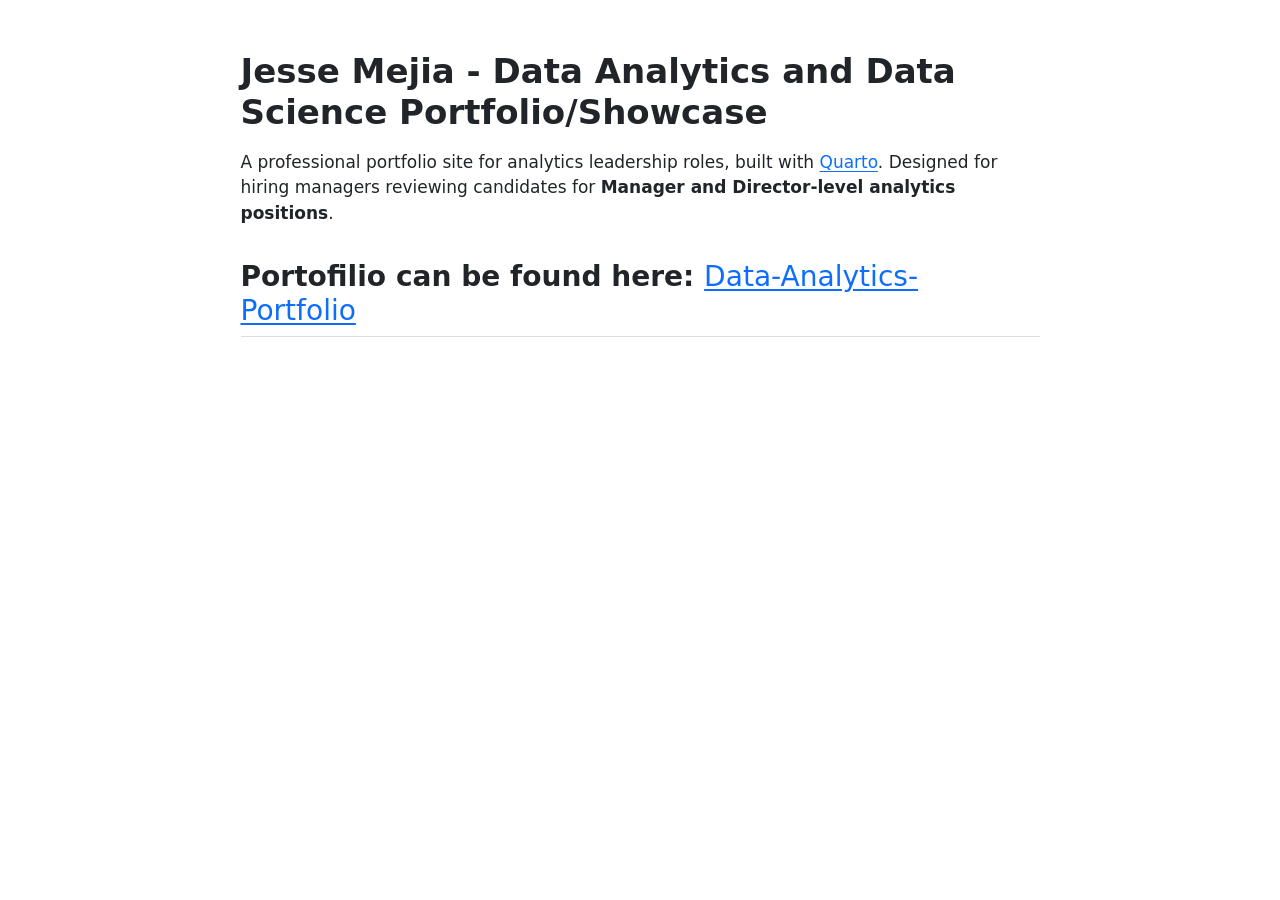
<file: README.html>
<!DOCTYPE html>
<html xmlns="http://www.w3.org/1999/xhtml" lang="en" xml:lang="en"><head>

<meta charset="utf-8">
<meta name="generator" content="quarto-1.9.37">

<meta name="viewport" content="width=device-width, initial-scale=1.0, user-scalable=yes">


<title>readme</title>
<style>
/* Default styles provided by pandoc.
** See https://pandoc.org/MANUAL.html#variables-for-html for config info.
*/
code{white-space: pre-wrap;}
span.smallcaps{font-variant: small-caps;}
div.columns{display: flex; gap: min(4vw, 1.5em);}
div.column{flex: auto; overflow-x: auto;}
div.hanging-indent{margin-left: 1.5em; text-indent: -1.5em;}
ul.task-list{list-style: none;}
ul.task-list li input[type="checkbox"] {
  width: 0.8em;
  margin: 0 0.8em 0.2em -1em; /* quarto-specific, see https://github.com/quarto-dev/quarto-cli/issues/4556 */ 
  vertical-align: middle;
}
</style>


<script src="README_files/libs/clipboard/clipboard.min.js"></script>
<script src="README_files/libs/quarto-html/quarto.js" type="module"></script>
<script src="README_files/libs/quarto-html/tabsets/tabsets.js" type="module"></script>
<script src="README_files/libs/quarto-html/popper.min.js"></script>
<script src="README_files/libs/quarto-html/tippy.umd.min.js"></script>
<script src="README_files/libs/quarto-html/anchor.min.js"></script>
<link href="README_files/libs/quarto-html/tippy.css" rel="stylesheet">
<link href="README_files/libs/quarto-html/quarto-syntax-highlighting-7f8f88aac4f3542376d5c11b86a4c14d.css" rel="stylesheet" id="quarto-text-highlighting-styles">
<script src="README_files/libs/bootstrap/bootstrap.min.js"></script>
<link href="README_files/libs/bootstrap/bootstrap-icons.css" rel="stylesheet">
<link href="README_files/libs/bootstrap/bootstrap-138a6193a3bd40baf1e627da441a4734.min.css" rel="stylesheet" append-hash="true" id="quarto-bootstrap" data-mode="light">


</head>

<body class="fullcontent quarto-light">

<div id="quarto-content" class="page-columns page-rows-contents page-layout-article">

<main class="content" id="quarto-document-content">




<section id="jesse-mejia---data-analytics-and-data-science-portfolioshowcase" class="level1">
<h1>Jesse Mejia - Data Analytics and Data Science Portfolio/Showcase</h1>
<p>A professional portfolio site for analytics leadership roles, built with <a href="https://quarto.org">Quarto</a>. Designed for hiring managers reviewing candidates for <strong>Manager and Director-level analytics positions</strong>.</p>
<section id="portofilio-can-be-found-here-data-analytics-portfolio" class="level2">
<h2 class="anchored" data-anchor-id="portofilio-can-be-found-here-data-analytics-portfolio">Portofilio can be found here: <a href="https://idgesus.github.io/data-analytics-portfolio/">Data-Analytics-Portfolio</a></h2>
</section>
</section>

</main>
<!-- /main column -->
<script id="quarto-html-after-body" type="application/javascript">
  window.document.addEventListener("DOMContentLoaded", function (event) {
    const icon = "";
    const anchorJS = new window.AnchorJS();
    anchorJS.options = {
      placement: 'right',
      icon: icon
    };
    anchorJS.add('.anchored');
    const isCodeAnnotation = (el) => {
      for (const clz of el.classList) {
        if (clz.startsWith('code-annotation-')) {                     
          return true;
        }
      }
      return false;
    }
    const onCopySuccess = function(e) {
      // button target
      const button = e.trigger;
      // don't keep focus
      button.blur();
      // flash "checked"
      button.classList.add('code-copy-button-checked');
      var currentTitle = button.getAttribute("title");
      button.setAttribute("title", "Copied!");
      let tooltip;
      if (window.bootstrap) {
        button.setAttribute("data-bs-toggle", "tooltip");
        button.setAttribute("data-bs-placement", "left");
        button.setAttribute("data-bs-title", "Copied!");
        tooltip = new bootstrap.Tooltip(button, 
          { trigger: "manual", 
            customClass: "code-copy-button-tooltip",
            offset: [0, -8]});
        tooltip.show();    
      }
      setTimeout(function() {
        if (tooltip) {
          tooltip.hide();
          button.removeAttribute("data-bs-title");
          button.removeAttribute("data-bs-toggle");
          button.removeAttribute("data-bs-placement");
        }
        button.setAttribute("title", currentTitle);
        button.classList.remove('code-copy-button-checked');
      }, 1000);
      // clear code selection
      e.clearSelection();
    }
    const getTextToCopy = function(trigger) {
      const outerScaffold = trigger.parentElement.cloneNode(true);
      const codeEl = outerScaffold.querySelector('code');
      for (const childEl of codeEl.children) {
        if (isCodeAnnotation(childEl)) {
          childEl.remove();
        }
      }
      return codeEl.innerText;
    }
    const clipboard = new window.ClipboardJS('.code-copy-button:not([data-in-quarto-modal])', {
      text: getTextToCopy
    });
    clipboard.on('success', onCopySuccess);
    if (window.document.getElementById('quarto-embedded-source-code-modal')) {
      const clipboardModal = new window.ClipboardJS('.code-copy-button[data-in-quarto-modal]', {
        text: getTextToCopy,
        container: window.document.getElementById('quarto-embedded-source-code-modal')
      });
      clipboardModal.on('success', onCopySuccess);
    }
      var localhostRegex = new RegExp(/^(?:http|https):\/\/localhost\:?[0-9]*\//);
      var mailtoRegex = new RegExp(/^mailto:/);
        var filterRegex = new RegExp('/' + window.location.host + '/');
      var isInternal = (href) => {
          return filterRegex.test(href) || localhostRegex.test(href) || mailtoRegex.test(href);
      }
      // Inspect non-navigation links and adorn them if external
     var links = window.document.querySelectorAll('a[href]:not(.nav-link):not(.navbar-brand):not(.toc-action):not(.sidebar-link):not(.sidebar-item-toggle):not(.pagination-link):not(.no-external):not([aria-hidden]):not(.dropdown-item):not(.quarto-navigation-tool):not(.about-link)');
      for (var i=0; i<links.length; i++) {
        const link = links[i];
        if (!isInternal(link.href)) {
          // undo the damage that might have been done by quarto-nav.js in the case of
          // links that we want to consider external
          if (link.dataset.originalHref !== undefined) {
            link.href = link.dataset.originalHref;
          }
        }
      }
    function tippyHover(el, contentFn, onTriggerFn, onUntriggerFn) {
      const config = {
        allowHTML: true,
        maxWidth: 500,
        delay: 100,
        arrow: false,
        appendTo: function(el) {
            return el.parentElement;
        },
        interactive: true,
        interactiveBorder: 10,
        theme: 'quarto',
        placement: 'bottom-start',
      };
      if (contentFn) {
        config.content = contentFn;
      }
      if (onTriggerFn) {
        config.onTrigger = onTriggerFn;
      }
      if (onUntriggerFn) {
        config.onUntrigger = onUntriggerFn;
      }
      window.tippy(el, config); 
    }
    const noterefs = window.document.querySelectorAll('a[role="doc-noteref"]');
    for (var i=0; i<noterefs.length; i++) {
      const ref = noterefs[i];
      tippyHover(ref, function() {
        // use id or data attribute instead here
        let href = ref.getAttribute('data-footnote-href') || ref.getAttribute('href');
        try { href = new URL(href).hash; } catch {}
        const id = href.replace(/^#\/?/, "");
        const note = window.document.getElementById(id);
        if (note) {
          return note.innerHTML;
        } else {
          return "";
        }
      });
    }
    const xrefs = window.document.querySelectorAll('a.quarto-xref');
    const processXRef = (id, note) => {
      // Strip column container classes
      const stripColumnClz = (el) => {
        el.classList.remove("page-full", "page-columns");
        if (el.children) {
          for (const child of el.children) {
            stripColumnClz(child);
          }
        }
      }
      stripColumnClz(note)
      if (id === null || id.startsWith('sec-')) {
        // Special case sections, only their first couple elements
        const container = document.createElement("div");
        if (note.children && note.children.length > 2) {
          container.appendChild(note.children[0].cloneNode(true));
          for (let i = 1; i < note.children.length; i++) {
            const child = note.children[i];
            if (child.tagName === "P" && child.innerText === "") {
              continue;
            } else {
              container.appendChild(child.cloneNode(true));
              break;
            }
          }
          if (window.Quarto?.typesetMath) {
            window.Quarto.typesetMath(container);
          }
          return container.innerHTML
        } else {
          if (window.Quarto?.typesetMath) {
            window.Quarto.typesetMath(note);
          }
          return note.innerHTML;
        }
      } else {
        // Remove any anchor links if they are present
        const anchorLink = note.querySelector('a.anchorjs-link');
        if (anchorLink) {
          anchorLink.remove();
        }
        if (window.Quarto?.typesetMath) {
          window.Quarto.typesetMath(note);
        }
        if (note.classList.contains("callout")) {
          return note.outerHTML;
        } else {
          return note.innerHTML;
        }
      }
    }
    for (var i=0; i<xrefs.length; i++) {
      const xref = xrefs[i];
      tippyHover(xref, undefined, function(instance) {
        instance.disable();
        let url = xref.getAttribute('href');
        let hash = undefined; 
        if (url.startsWith('#')) {
          hash = url;
        } else {
          try { hash = new URL(url).hash; } catch {}
        }
        if (hash) {
          const id = hash.replace(/^#\/?/, "");
          const note = window.document.getElementById(id);
          if (note !== null) {
            try {
              const html = processXRef(id, note.cloneNode(true));
              instance.setContent(html);
            } finally {
              instance.enable();
              instance.show();
            }
          } else {
            // See if we can fetch this
            fetch(url.split('#')[0])
            .then(res => res.text())
            .then(html => {
              const parser = new DOMParser();
              const htmlDoc = parser.parseFromString(html, "text/html");
              const note = htmlDoc.getElementById(id);
              if (note !== null) {
                const html = processXRef(id, note);
                instance.setContent(html);
              } 
            }).finally(() => {
              instance.enable();
              instance.show();
            });
          }
        } else {
          // See if we can fetch a full url (with no hash to target)
          // This is a special case and we should probably do some content thinning / targeting
          fetch(url)
          .then(res => res.text())
          .then(html => {
            const parser = new DOMParser();
            const htmlDoc = parser.parseFromString(html, "text/html");
            const note = htmlDoc.querySelector('main.content');
            if (note !== null) {
              // This should only happen for chapter cross references
              // (since there is no id in the URL)
              // remove the first header
              if (note.children.length > 0 && note.children[0].tagName === "HEADER") {
                note.children[0].remove();
              }
              const html = processXRef(null, note);
              instance.setContent(html);
            } 
          }).finally(() => {
            instance.enable();
            instance.show();
          });
        }
      }, function(instance) {
      });
    }
        let selectedAnnoteEl;
        const selectorForAnnotation = ( cell, annotation) => {
          let cellAttr = 'data-code-cell="' + cell + '"';
          let lineAttr = 'data-code-annotation="' +  annotation + '"';
          const selector = 'span[' + cellAttr + '][' + lineAttr + ']';
          return selector;
        }
        const selectCodeLines = (annoteEl) => {
          const doc = window.document;
          const targetCell = annoteEl.getAttribute("data-target-cell");
          const targetAnnotation = annoteEl.getAttribute("data-target-annotation");
          const annoteSpan = window.document.querySelector(selectorForAnnotation(targetCell, targetAnnotation));
          const lines = annoteSpan.getAttribute("data-code-lines").split(",");
          const lineIds = lines.map((line) => {
            return targetCell + "-" + line;
          })
          let top = null;
          let height = null;
          let parent = null;
          if (lineIds.length > 0) {
              //compute the position of the single el (top and bottom and make a div)
              const el = window.document.getElementById(lineIds[0]);
              top = el.offsetTop;
              height = el.offsetHeight;
              parent = el.parentElement.parentElement;
            if (lineIds.length > 1) {
              const lastEl = window.document.getElementById(lineIds[lineIds.length - 1]);
              const bottom = lastEl.offsetTop + lastEl.offsetHeight;
              height = bottom - top;
            }
            if (top !== null && height !== null && parent !== null) {
              // cook up a div (if necessary) and position it 
              let div = window.document.getElementById("code-annotation-line-highlight");
              if (div === null) {
                div = window.document.createElement("div");
                div.setAttribute("id", "code-annotation-line-highlight");
                div.style.position = 'absolute';
                parent.appendChild(div);
              }
              div.style.top = top - 2 + "px";
              div.style.height = height + 4 + "px";
              div.style.left = 0;
              let gutterDiv = window.document.getElementById("code-annotation-line-highlight-gutter");
              if (gutterDiv === null) {
                gutterDiv = window.document.createElement("div");
                gutterDiv.setAttribute("id", "code-annotation-line-highlight-gutter");
                gutterDiv.style.position = 'absolute';
                const codeCell = window.document.getElementById(targetCell);
                const gutter = codeCell.querySelector('.code-annotation-gutter');
                gutter.appendChild(gutterDiv);
              }
              gutterDiv.style.top = top - 2 + "px";
              gutterDiv.style.height = height + 4 + "px";
            }
            selectedAnnoteEl = annoteEl;
          }
        };
        const unselectCodeLines = () => {
          const elementsIds = ["code-annotation-line-highlight", "code-annotation-line-highlight-gutter"];
          elementsIds.forEach((elId) => {
            const div = window.document.getElementById(elId);
            if (div) {
              div.remove();
            }
          });
          selectedAnnoteEl = undefined;
        };
          // Handle positioning of the toggle
      window.addEventListener(
        "resize",
        throttle(() => {
          elRect = undefined;
          if (selectedAnnoteEl) {
            selectCodeLines(selectedAnnoteEl);
          }
        }, 10)
      );
      function throttle(fn, ms) {
      let throttle = false;
      let timer;
        return (...args) => {
          if(!throttle) { // first call gets through
              fn.apply(this, args);
              throttle = true;
          } else { // all the others get throttled
              if(timer) clearTimeout(timer); // cancel #2
              timer = setTimeout(() => {
                fn.apply(this, args);
                timer = throttle = false;
              }, ms);
          }
        };
      }
        // Attach click handler to the DT
        const annoteDls = window.document.querySelectorAll('dt[data-target-cell]');
        for (const annoteDlNode of annoteDls) {
          annoteDlNode.addEventListener('click', (event) => {
            const clickedEl = event.target;
            if (clickedEl !== selectedAnnoteEl) {
              unselectCodeLines();
              const activeEl = window.document.querySelector('dt[data-target-cell].code-annotation-active');
              if (activeEl) {
                activeEl.classList.remove('code-annotation-active');
              }
              selectCodeLines(clickedEl);
              clickedEl.classList.add('code-annotation-active');
            } else {
              // Unselect the line
              unselectCodeLines();
              clickedEl.classList.remove('code-annotation-active');
            }
          });
        }
    const findCites = (el) => {
      const parentEl = el.parentElement;
      if (parentEl) {
        const cites = parentEl.dataset.cites;
        if (cites) {
          return {
            el,
            cites: cites.split(' ')
          };
        } else {
          return findCites(el.parentElement)
        }
      } else {
        return undefined;
      }
    };
    var bibliorefs = window.document.querySelectorAll('a[role="doc-biblioref"]');
    for (var i=0; i<bibliorefs.length; i++) {
      const ref = bibliorefs[i];
      const citeInfo = findCites(ref);
      if (citeInfo) {
        tippyHover(citeInfo.el, function() {
          var popup = window.document.createElement('div');
          citeInfo.cites.forEach(function(cite) {
            var citeDiv = window.document.createElement('div');
            citeDiv.classList.add('hanging-indent');
            citeDiv.classList.add('csl-entry');
            var biblioDiv = window.document.getElementById('ref-' + cite);
            if (biblioDiv) {
              citeDiv.innerHTML = biblioDiv.innerHTML;
            }
            popup.appendChild(citeDiv);
          });
          return popup.innerHTML;
        });
      }
    }
  });
  </script>
</div> <!-- /content -->




</body></html>
</file>
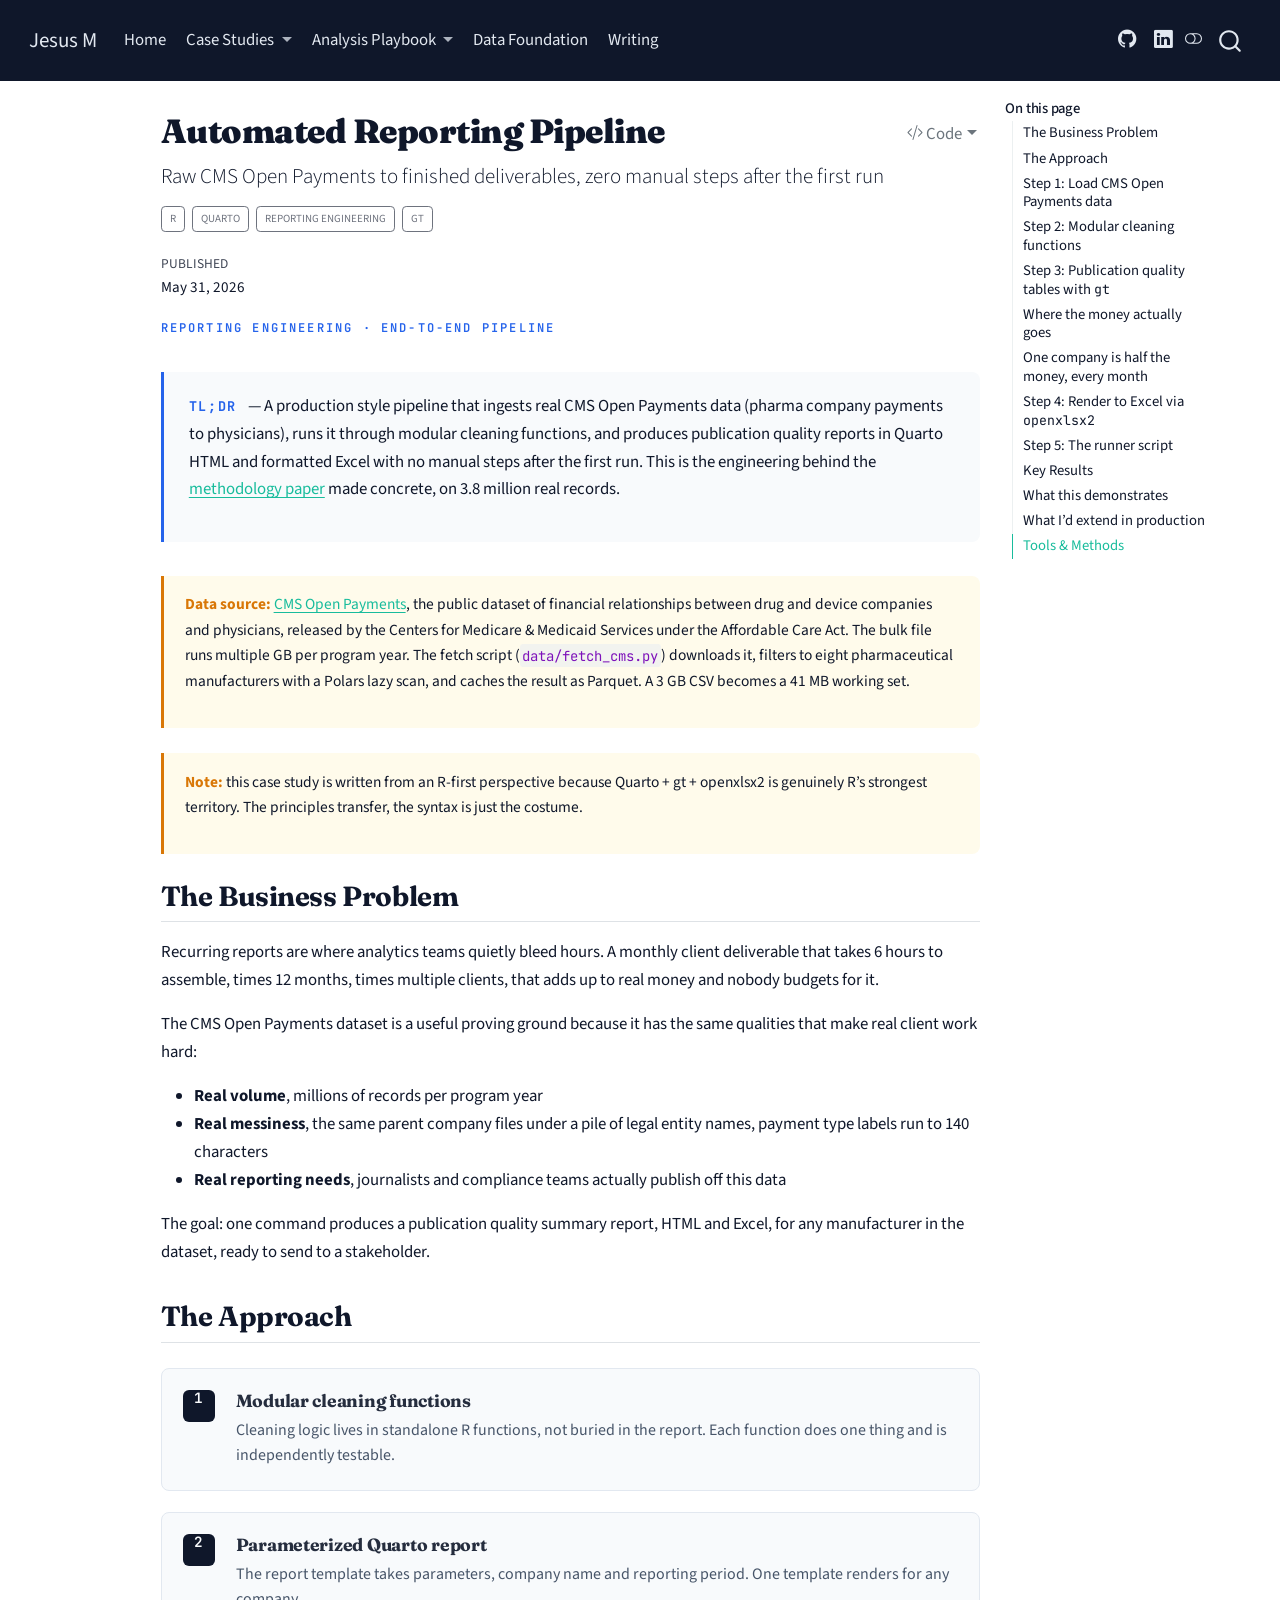
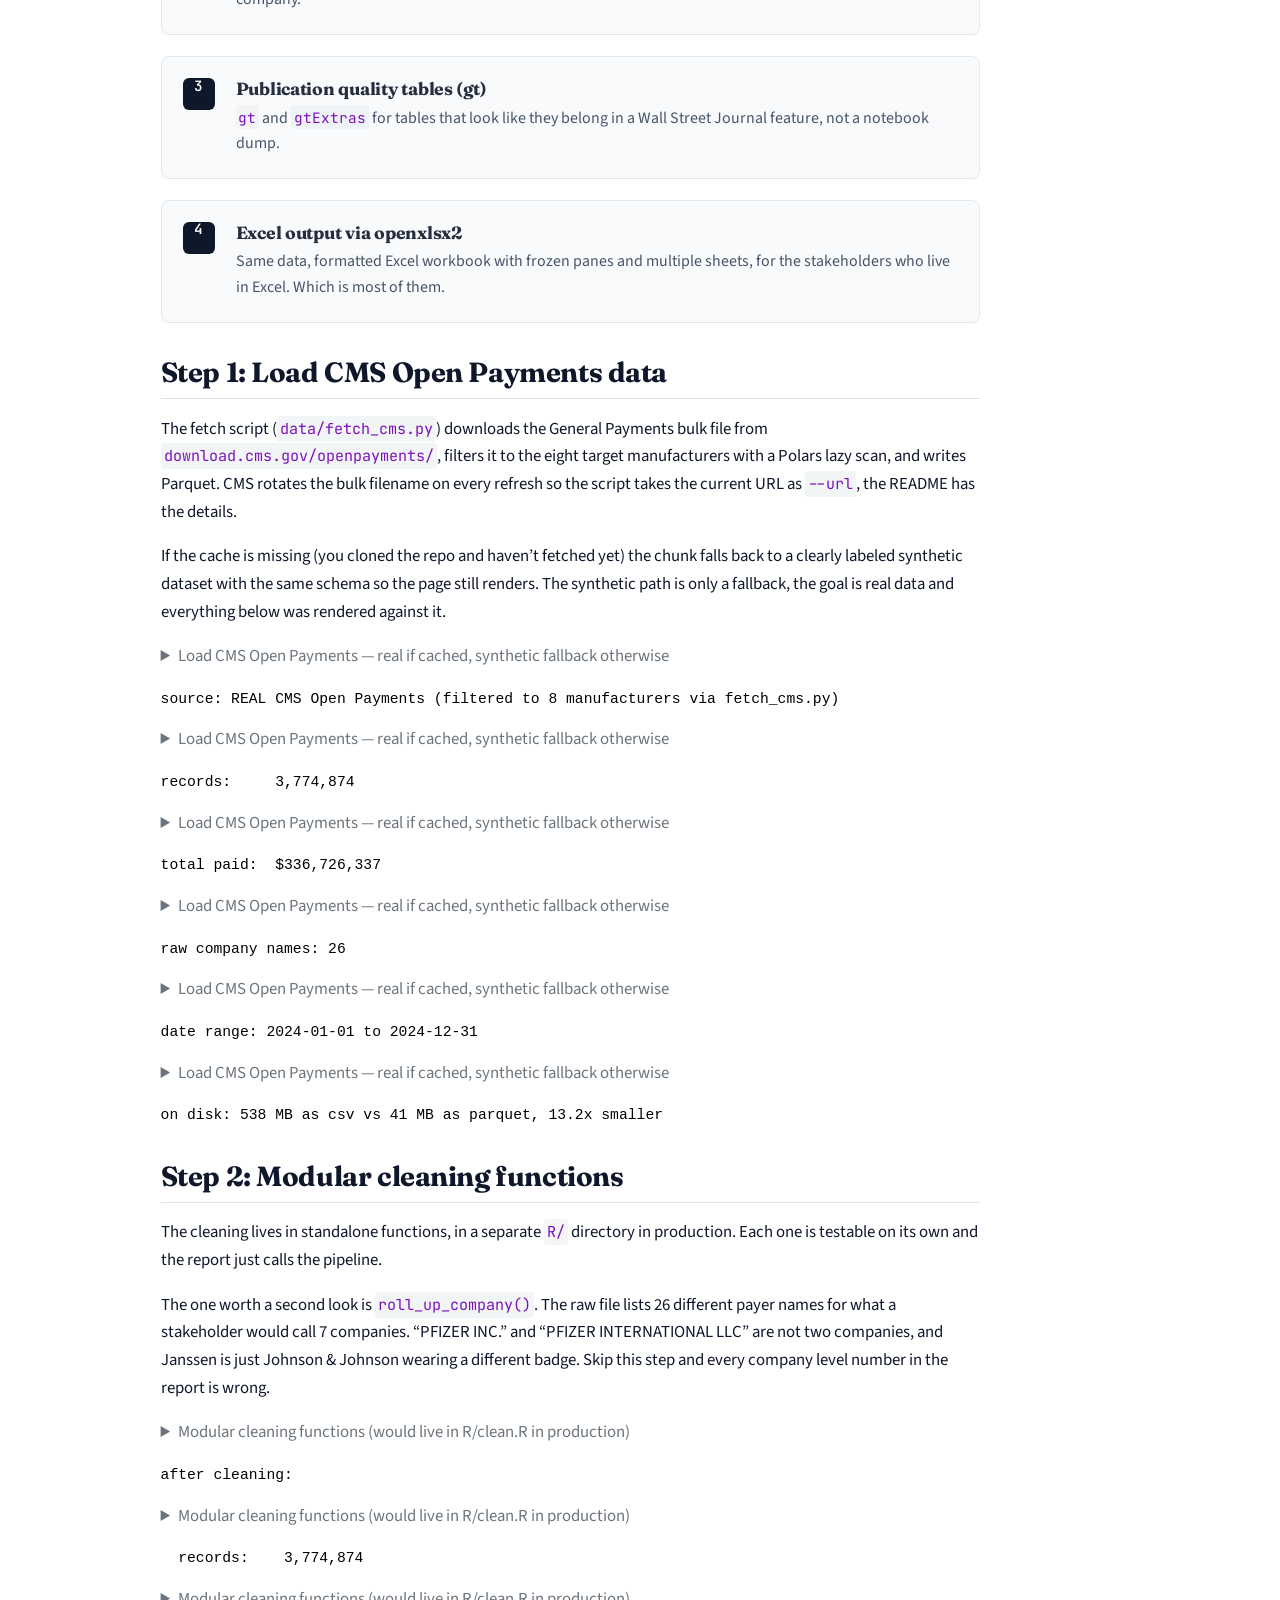
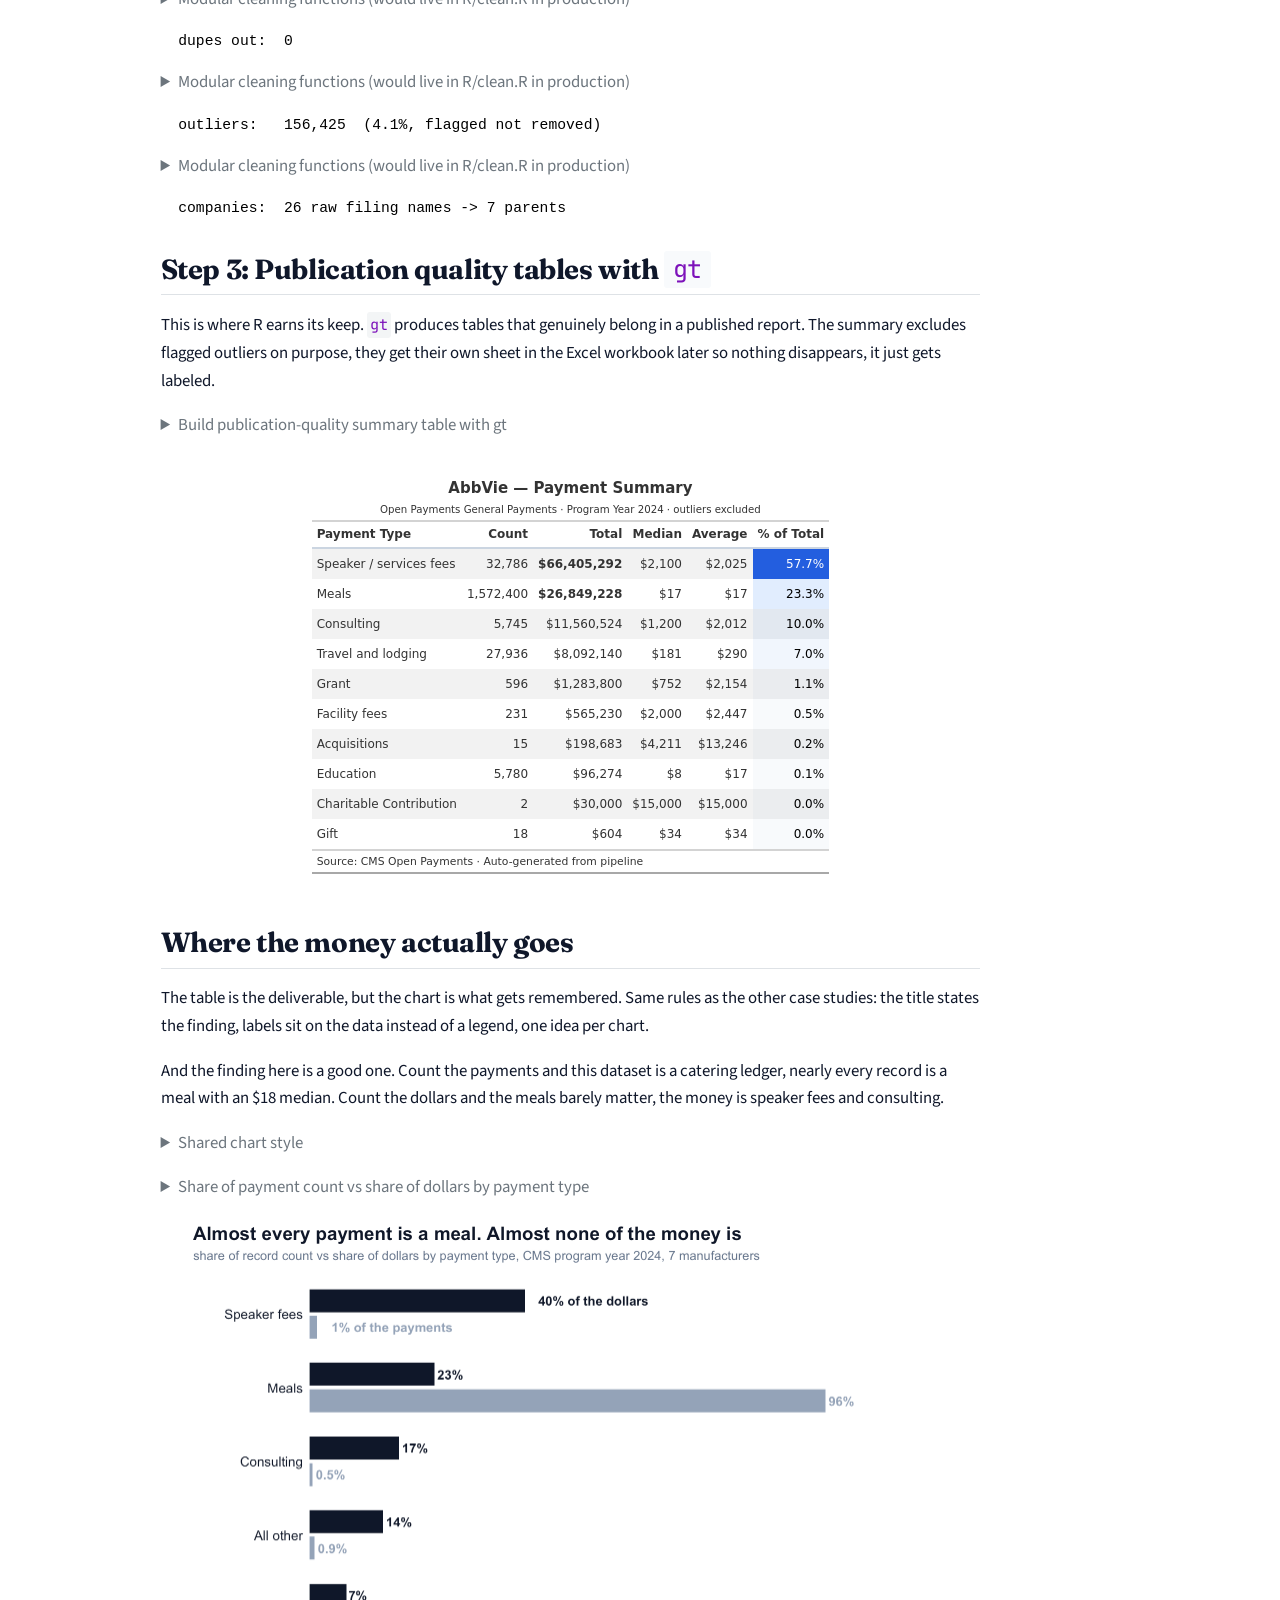
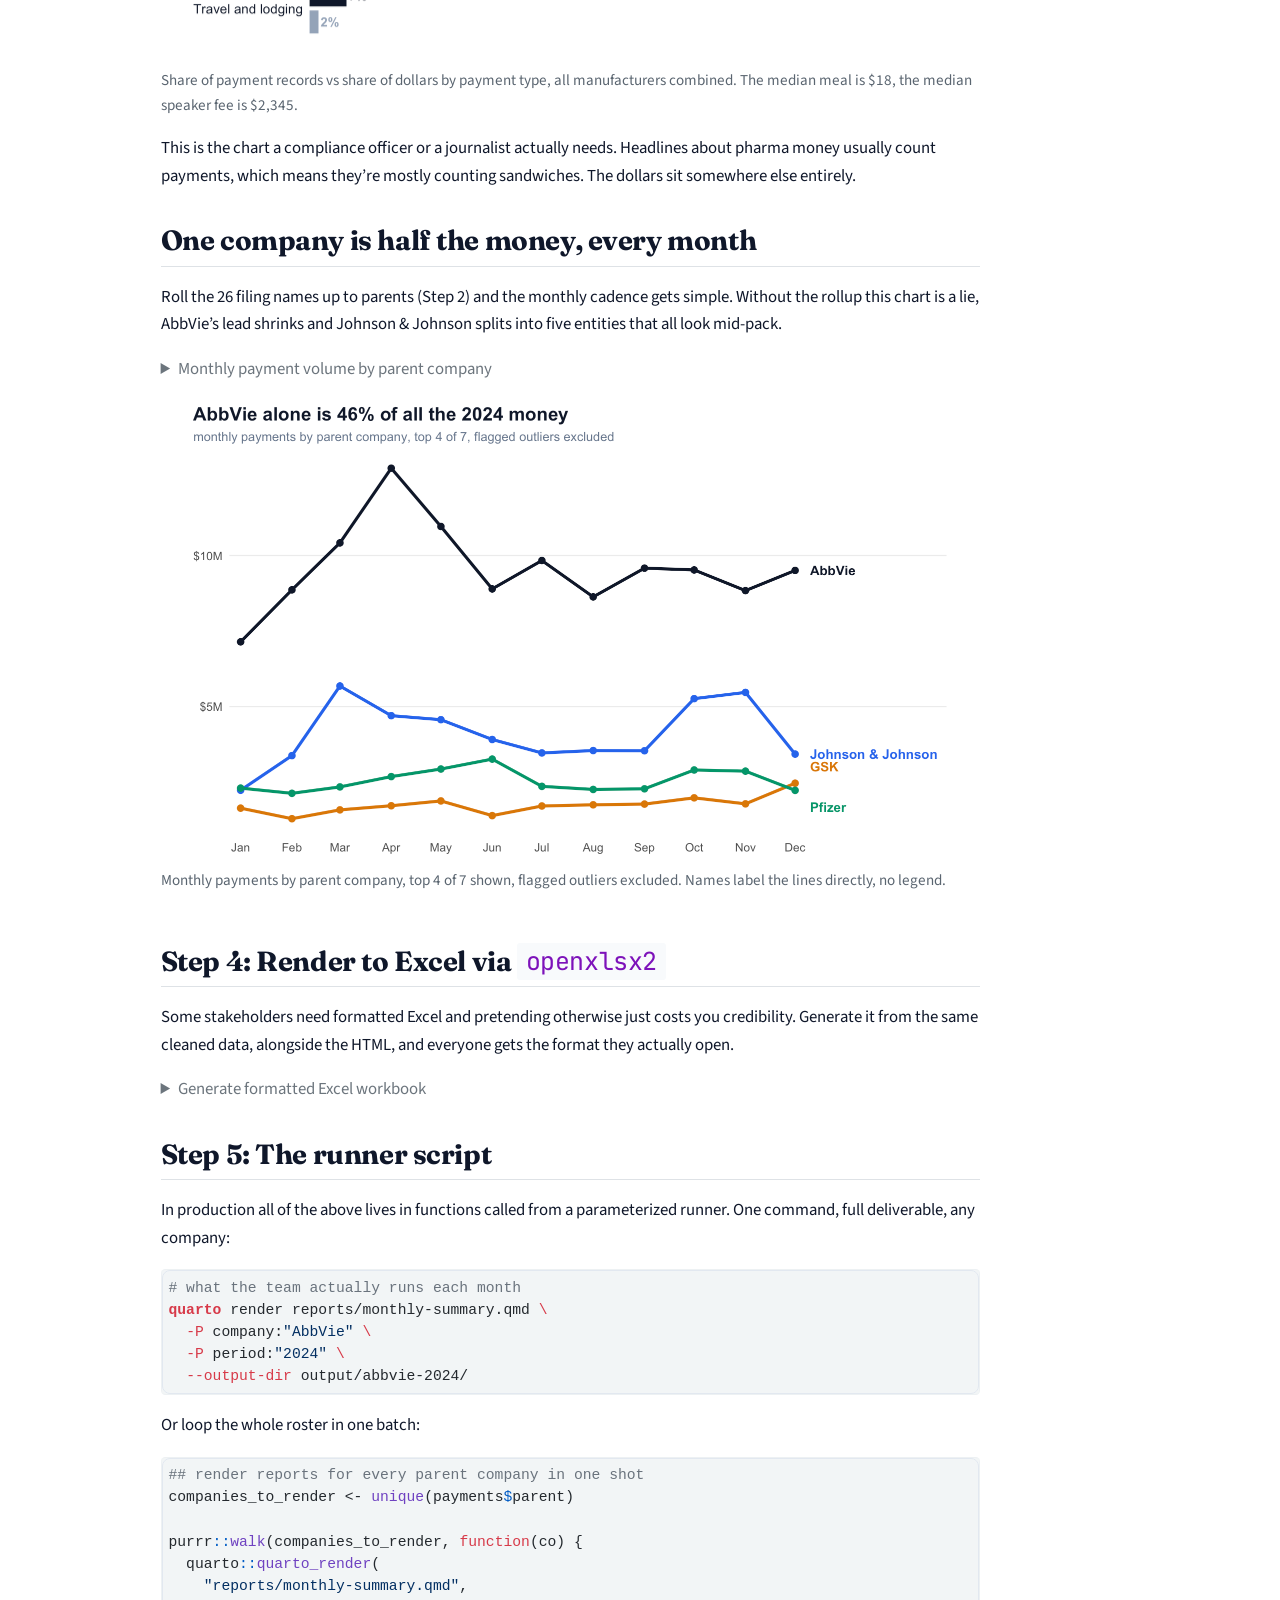
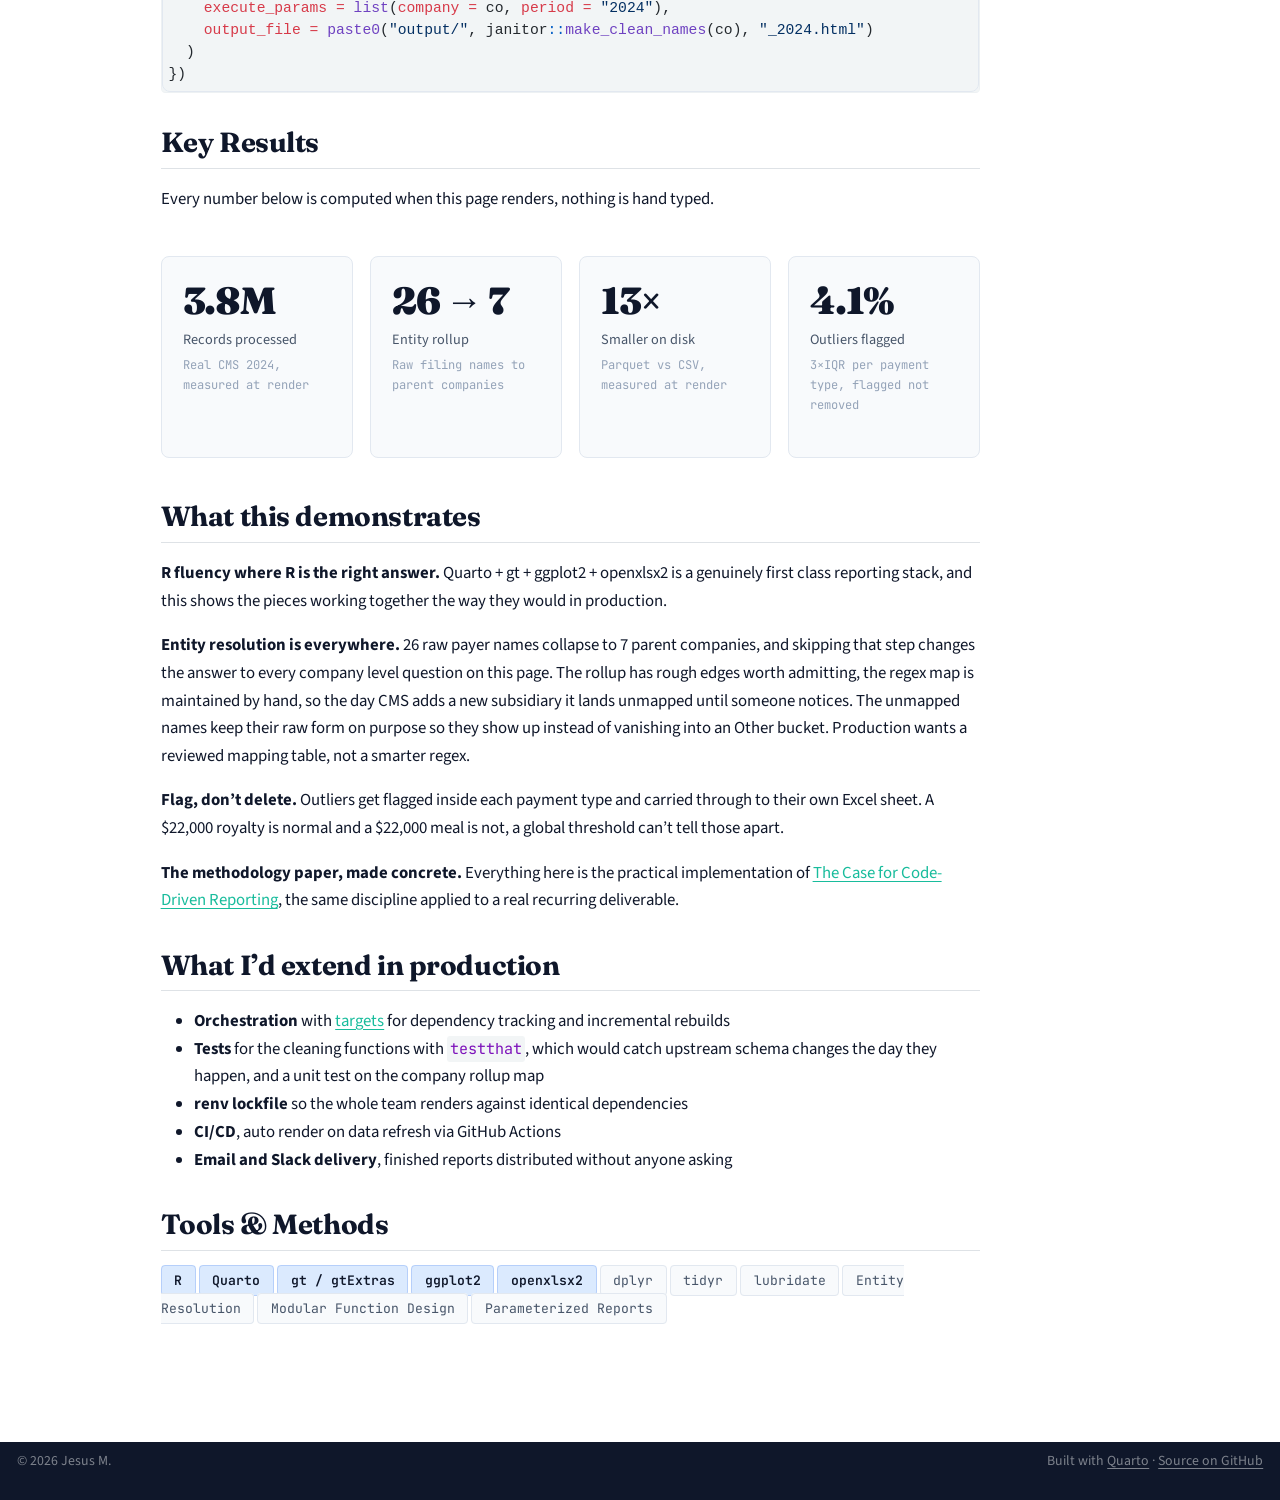
<file: docs/case-studies/automated-pipeline.html>
<!DOCTYPE html>
<html xmlns="http://www.w3.org/1999/xhtml" lang="en" xml:lang="en"><head>

<meta charset="utf-8">
<meta name="generator" content="quarto-1.9.37">

<meta name="viewport" content="width=device-width, initial-scale=1.0, user-scalable=yes">

<meta name="dcterms.date" content="2026-05-31">

<title>Automated Reporting Pipeline – Jesus M</title>
<style>
/* Default styles provided by pandoc.
** See https://pandoc.org/MANUAL.html#variables-for-html for config info.
*/
code{white-space: pre-wrap;}
span.smallcaps{font-variant: small-caps;}
div.columns{display: flex; gap: min(4vw, 1.5em);}
div.column{flex: auto; overflow-x: auto;}
div.hanging-indent{margin-left: 1.5em; text-indent: -1.5em;}
ul.task-list{list-style: none;}
ul.task-list li input[type="checkbox"] {
  width: 0.8em;
  margin: 0 0.8em 0.2em -1em; /* quarto-specific, see https://github.com/quarto-dev/quarto-cli/issues/4556 */ 
  vertical-align: middle;
}
/* CSS for syntax highlighting */
html { -webkit-text-size-adjust: 100%; }
pre > code.sourceCode { white-space: pre; position: relative; }
pre > code.sourceCode > span { display: inline-block; line-height: 1.25; }
pre > code.sourceCode > span:empty { height: 1.2em; }
.sourceCode { overflow: visible; }
code.sourceCode > span { color: inherit; text-decoration: inherit; }
div.sourceCode { margin: 1em 0; }
pre.sourceCode { margin: 0; }
@media screen {
div.sourceCode { overflow: auto; }
}
@media print {
pre > code.sourceCode { white-space: pre-wrap; }
pre > code.sourceCode > span { text-indent: -5em; padding-left: 5em; }
}
pre.numberSource code
  { counter-reset: source-line 0; }
pre.numberSource code > span
  { position: relative; left: -4em; counter-increment: source-line; }
pre.numberSource code > span > a:first-child::before
  { content: counter(source-line);
    position: relative; left: -1em; text-align: right; vertical-align: baseline;
    border: none; display: inline-block;
    -webkit-touch-callout: none; -webkit-user-select: none;
    -khtml-user-select: none; -moz-user-select: none;
    -ms-user-select: none; user-select: none;
    padding: 0 4px; width: 4em;
  }
pre.numberSource { margin-left: 3em;  padding-left: 4px; }
div.sourceCode
  {   }
@media screen {
pre > code.sourceCode > span > a:first-child::before { text-decoration: underline; }
}
</style>


<script src="../site_libs/quarto-nav/quarto-nav.js"></script>
<script src="../site_libs/clipboard/clipboard.min.js"></script>
<script src="../site_libs/quarto-search/autocomplete.umd.js"></script>
<script src="../site_libs/quarto-search/fuse.min.js"></script>
<script src="../site_libs/quarto-search/quarto-search.js"></script>
<meta name="quarto:offset" content="../">
<link href="../images/favicon.png" rel="icon" type="image/png">
<script src="../site_libs/quarto-html/quarto.js" type="module"></script>
<script src="../site_libs/quarto-html/tabsets/tabsets.js" type="module"></script>
<script src="../site_libs/quarto-html/popper.min.js"></script>
<script src="../site_libs/quarto-html/tippy.umd.min.js"></script>
<script src="../site_libs/quarto-html/anchor.min.js"></script>
<link href="../site_libs/quarto-html/tippy.css" rel="stylesheet">
<link href="../site_libs/quarto-html/quarto-syntax-highlighting-acf12a64177840b8d86f2d4f01b2e9fb.css" rel="stylesheet" class="quarto-color-scheme" id="quarto-text-highlighting-styles">
<link href="../site_libs/quarto-html/quarto-syntax-highlighting-dark-23bbe8b5e4efc1e257f6d59dce478b08.css" rel="stylesheet" class="quarto-color-scheme quarto-color-alternate" id="quarto-text-highlighting-styles">
<link href="../site_libs/quarto-html/quarto-syntax-highlighting-acf12a64177840b8d86f2d4f01b2e9fb.css" rel="stylesheet" class="quarto-color-scheme-extra" id="quarto-text-highlighting-styles">
<script src="../site_libs/bootstrap/bootstrap.min.js"></script>
<link href="../site_libs/bootstrap/bootstrap-icons.css" rel="stylesheet">
<link href="../site_libs/bootstrap/bootstrap-433884d314a7a9fb88432cc1824ec3f3.min.css" rel="stylesheet" append-hash="true" class="quarto-color-scheme" id="quarto-bootstrap" data-mode="light">
<link href="../site_libs/bootstrap/bootstrap-dark-85f9e96ee97c5c0a065a5c956d03e936.min.css" rel="stylesheet" append-hash="true" class="quarto-color-scheme quarto-color-alternate" id="quarto-bootstrap" data-mode="dark">
<link href="../site_libs/bootstrap/bootstrap-433884d314a7a9fb88432cc1824ec3f3.min.css" rel="stylesheet" append-hash="true" class="quarto-color-scheme-extra" id="quarto-bootstrap" data-mode="light">
<script id="quarto-search-options" type="application/json">{
  "location": "navbar",
  "copy-button": false,
  "collapse-after": 3,
  "panel-placement": "end",
  "type": "overlay",
  "limit": 50,
  "keyboard-shortcut": [
    "f",
    "/",
    "s"
  ],
  "show-item-context": false,
  "language": {
    "search-no-results-text": "No results",
    "search-matching-documents-text": "matching documents",
    "search-copy-link-title": "Copy link to search",
    "search-hide-matches-text": "Hide additional matches",
    "search-more-match-text": "more match in this document",
    "search-more-matches-text": "more matches in this document",
    "search-clear-button-title": "Clear",
    "search-text-placeholder": "",
    "search-detached-cancel-button-title": "Cancel",
    "search-submit-button-title": "Submit",
    "search-label": "Search"
  }
}</script>


<link rel="stylesheet" href="../styles.css">
</head>

<body class="nav-fixed quarto-light"><script id="quarto-html-before-body" type="application/javascript">
    const toggleBodyColorMode = (bsSheetEl) => {
      const mode = bsSheetEl.getAttribute("data-mode");
      const bodyEl = window.document.querySelector("body");
      if (mode === "dark") {
        bodyEl.classList.add("quarto-dark");
        bodyEl.classList.remove("quarto-light");
      } else {
        bodyEl.classList.add("quarto-light");
        bodyEl.classList.remove("quarto-dark");
      }
    }
    const toggleBodyColorPrimary = () => {
      const bsSheetEl = window.document.querySelector("link#quarto-bootstrap:not([rel=disabled-stylesheet])");
      if (bsSheetEl) {
        toggleBodyColorMode(bsSheetEl);
      }
    }
    const setColorSchemeToggle = (alternate) => {
      const toggles = window.document.querySelectorAll('.quarto-color-scheme-toggle');
      for (let i=0; i < toggles.length; i++) {
        const toggle = toggles[i];
        if (toggle) {
          if (alternate) {
            toggle.classList.add("alternate");
          } else {
            toggle.classList.remove("alternate");
          }
        }
      }
    };
    const toggleColorMode = (alternate) => {
      // Switch the stylesheets
      const primaryStylesheets = window.document.querySelectorAll('link.quarto-color-scheme:not(.quarto-color-alternate)');
      const alternateStylesheets = window.document.querySelectorAll('link.quarto-color-scheme.quarto-color-alternate');
      manageTransitions('#quarto-margin-sidebar .nav-link', false);
      if (alternate) {
        // note: dark is layered on light, we don't disable primary!
        enableStylesheet(alternateStylesheets);
        for (const sheetNode of alternateStylesheets) {
          if (sheetNode.id === "quarto-bootstrap") {
            toggleBodyColorMode(sheetNode);
          }
        }
      } else {
        disableStylesheet(alternateStylesheets);
        enableStylesheet(primaryStylesheets)
        toggleBodyColorPrimary();
      }
      manageTransitions('#quarto-margin-sidebar .nav-link', true);
      // Switch the toggles
      setColorSchemeToggle(alternate)
      // Hack to workaround the fact that safari doesn't
      // properly recolor the scrollbar when toggling (#1455)
      if (navigator.userAgent.indexOf('Safari') > 0 && navigator.userAgent.indexOf('Chrome') == -1) {
        manageTransitions("body", false);
        window.scrollTo(0, 1);
        setTimeout(() => {
          window.scrollTo(0, 0);
          manageTransitions("body", true);
        }, 40);
      }
    }
    const disableStylesheet = (stylesheets) => {
      for (let i=0; i < stylesheets.length; i++) {
        const stylesheet = stylesheets[i];
        stylesheet.rel = 'disabled-stylesheet';
      }
    }
    const enableStylesheet = (stylesheets) => {
      for (let i=0; i < stylesheets.length; i++) {
        const stylesheet = stylesheets[i];
        if(stylesheet.rel !== 'stylesheet') { // for Chrome, which will still FOUC without this check
          stylesheet.rel = 'stylesheet';
        }
      }
    }
    const manageTransitions = (selector, allowTransitions) => {
      const els = window.document.querySelectorAll(selector);
      for (let i=0; i < els.length; i++) {
        const el = els[i];
        if (allowTransitions) {
          el.classList.remove('notransition');
        } else {
          el.classList.add('notransition');
        }
      }
    }
    const isFileUrl = () => {
      return window.location.protocol === 'file:';
    }
    const hasAlternateSentinel = () => {
      let styleSentinel = getColorSchemeSentinel();
      if (styleSentinel !== null) {
        return styleSentinel === "alternate";
      } else {
        return false;
      }
    }
    const setStyleSentinel = (alternate) => {
      const value = alternate ? "alternate" : "default";
      if (!isFileUrl()) {
        window.localStorage.setItem("quarto-color-scheme", value);
      } else {
        localAlternateSentinel = value;
      }
    }
    const getColorSchemeSentinel = () => {
      if (!isFileUrl()) {
        const storageValue = window.localStorage.getItem("quarto-color-scheme");
        return storageValue != null ? storageValue : localAlternateSentinel;
      } else {
        return localAlternateSentinel;
      }
    }
    const toggleGiscusIfUsed = (isAlternate, darkModeDefault) => {
      const baseTheme = document.querySelector('#giscus-base-theme')?.value ?? 'light';
      const alternateTheme = document.querySelector('#giscus-alt-theme')?.value ?? 'dark';
      let newTheme = '';
      if(authorPrefersDark) {
        newTheme = isAlternate ? baseTheme : alternateTheme;
      } else {
        newTheme = isAlternate ? alternateTheme : baseTheme;
      }
      const changeGiscusTheme = () => {
        // From: https://github.com/giscus/giscus/issues/336
        const sendMessage = (message) => {
          const iframe = document.querySelector('iframe.giscus-frame');
          if (!iframe) return;
          iframe.contentWindow.postMessage({ giscus: message }, 'https://giscus.app');
        }
        sendMessage({
          setConfig: {
            theme: newTheme
          }
        });
      }
      const isGiscussLoaded = window.document.querySelector('iframe.giscus-frame') !== null;
      if (isGiscussLoaded) {
        changeGiscusTheme();
      }
    };
    const authorPrefersDark = false;
    const darkModeDefault = authorPrefersDark;
      document.querySelector('link#quarto-text-highlighting-styles.quarto-color-scheme-extra').rel = 'disabled-stylesheet';
      document.querySelector('link#quarto-bootstrap.quarto-color-scheme-extra').rel = 'disabled-stylesheet';
    let localAlternateSentinel = darkModeDefault ? 'alternate' : 'default';
    // Dark / light mode switch
    window.quartoToggleColorScheme = () => {
      // Read the current dark / light value
      let toAlternate = !hasAlternateSentinel();
      toggleColorMode(toAlternate);
      setStyleSentinel(toAlternate);
      toggleGiscusIfUsed(toAlternate, darkModeDefault);
      window.dispatchEvent(new Event('resize'));
    };
    // Switch to dark mode if need be
    if (hasAlternateSentinel()) {
      toggleColorMode(true);
    } else {
      toggleColorMode(false);
    }
  </script>

<div id="quarto-search-results"></div>
  <header id="quarto-header" class="headroom fixed-top">
    <nav class="navbar navbar-expand-lg " data-bs-theme="dark">
      <div class="navbar-container container-fluid">
      <div class="navbar-brand-container mx-auto">
    <a class="navbar-brand" href="../index.html">
    <span class="navbar-title">Jesus M</span>
    </a>
  </div>
            <div id="quarto-search" class="" title="Search"></div>
          <button class="navbar-toggler" type="button" data-bs-toggle="collapse" data-bs-target="#navbarCollapse" aria-controls="navbarCollapse" role="menu" aria-expanded="false" aria-label="Toggle navigation" onclick="if (window.quartoToggleHeadroom) { window.quartoToggleHeadroom(); }">
  <span class="navbar-toggler-icon"></span>
</button>
          <div class="collapse navbar-collapse" id="navbarCollapse">
            <ul class="navbar-nav navbar-nav-scroll me-auto">
  <li class="nav-item">
    <a class="nav-link" href="../index.html"> 
<span class="menu-text">Home</span></a>
  </li>  
  <li class="nav-item dropdown ">
    <a class="nav-link dropdown-toggle" href="#" id="nav-menu-case-studies" role="link" data-bs-toggle="dropdown" aria-expanded="false">
 <span class="menu-text">Case Studies</span>
    </a>
    <ul class="dropdown-menu" aria-labelledby="nav-menu-case-studies">    
        <li>
    <a class="dropdown-item" href="../case-studies/spike-detection.html">
 <span class="dropdown-text">Spike Detection (Wikipedia · Parquet)</span></a>
  </li>  
        <li>
    <a class="dropdown-item" href="../case-studies/political-ad-spend.html">
 <span class="dropdown-text">Political Media Spend (FEC · Parquet)</span></a>
  </li>  
        <li>
    <a class="dropdown-item" href="../case-studies/automated-pipeline.html">
 <span class="dropdown-text">Automated Pipeline (CMS · R)</span></a>
  </li>  
    </ul>
  </li>
  <li class="nav-item dropdown ">
    <a class="nav-link dropdown-toggle" href="#" id="nav-menu-analysis-playbook" role="link" data-bs-toggle="dropdown" aria-expanded="false">
 <span class="menu-text">Analysis Playbook</span>
    </a>
    <ul class="dropdown-menu" aria-labelledby="nav-menu-analysis-playbook">    
        <li>
    <a class="dropdown-item" href="../analysis/index.html">
 <span class="dropdown-text">Overview</span></a>
  </li>  
        <li>
    <a class="dropdown-item" href="../analysis/trends/index.html">
 <span class="dropdown-text">Trends &amp; Time Series</span></a>
  </li>  
        <li>
    <a class="dropdown-item" href="../analysis/comparison/index.html">
 <span class="dropdown-text">Comparison</span></a>
  </li>  
        <li>
    <a class="dropdown-item" href="../analysis/distributions/index.html">
 <span class="dropdown-text">Distributions &amp; Uncertainty</span></a>
  </li>  
        <li>
    <a class="dropdown-item" href="../analysis/experiments/index.html">
 <span class="dropdown-text">Experiment Readouts</span></a>
  </li>  
        <li>
    <a class="dropdown-item" href="../analysis/kpis/index.html">
 <span class="dropdown-text">KPIs &amp; Metrics</span></a>
  </li>  
    </ul>
  </li>
  <li class="nav-item">
    <a class="nav-link" href="../data-foundation/data-engineering.html"> 
<span class="menu-text">Data Foundation</span></a>
  </li>  
  <li class="nav-item">
    <a class="nav-link" href="../posts/code-driven-reporting.html"> 
<span class="menu-text">Writing</span></a>
  </li>  
</ul>
            <ul class="navbar-nav navbar-nav-scroll ms-auto">
  <li class="nav-item compact">
    <a class="nav-link" href="https://github.com/idgesus"> <i class="bi bi-github" role="img" aria-label="GitHub">
</i> 
<span class="menu-text"></span></a>
  </li>  
  <li class="nav-item compact">
    <a class="nav-link" href="https://linkedin.com/in/mejiajesus"> <i class="bi bi-linkedin" role="img" aria-label="LinkedIn">
</i> 
<span class="menu-text"></span></a>
  </li>  
</ul>
          </div> <!-- /navcollapse -->
            <div class="quarto-navbar-tools">
  <a href="" class="quarto-color-scheme-toggle quarto-navigation-tool  px-1" onclick="window.quartoToggleColorScheme(); return false;" title="Toggle dark mode"><i class="bi"></i></a>
</div>
      </div> <!-- /container-fluid -->
    </nav>
</header>
<!-- content -->
<div id="quarto-content" class="quarto-container page-columns page-rows-contents page-layout-article page-navbar">
<!-- sidebar -->
<!-- margin-sidebar -->
    <div id="quarto-margin-sidebar" class="sidebar margin-sidebar">
        <nav id="TOC" role="doc-toc" class="toc-active">
    <h2 id="toc-title">On this page</h2>
   
  <ul>
  <li><a href="#the-business-problem" id="toc-the-business-problem" class="nav-link active" data-scroll-target="#the-business-problem">The Business Problem</a></li>
  <li><a href="#the-approach" id="toc-the-approach" class="nav-link" data-scroll-target="#the-approach">The Approach</a></li>
  <li><a href="#step-1-load-cms-open-payments-data" id="toc-step-1-load-cms-open-payments-data" class="nav-link" data-scroll-target="#step-1-load-cms-open-payments-data">Step 1: Load CMS Open Payments data</a></li>
  <li><a href="#step-2-modular-cleaning-functions" id="toc-step-2-modular-cleaning-functions" class="nav-link" data-scroll-target="#step-2-modular-cleaning-functions">Step 2: Modular cleaning functions</a></li>
  <li><a href="#step-3-publication-quality-tables-with-gt" id="toc-step-3-publication-quality-tables-with-gt" class="nav-link" data-scroll-target="#step-3-publication-quality-tables-with-gt">Step 3: Publication quality tables with <code>gt</code></a></li>
  <li><a href="#where-the-money-actually-goes" id="toc-where-the-money-actually-goes" class="nav-link" data-scroll-target="#where-the-money-actually-goes">Where the money actually goes</a></li>
  <li><a href="#one-company-is-half-the-money-every-month" id="toc-one-company-is-half-the-money-every-month" class="nav-link" data-scroll-target="#one-company-is-half-the-money-every-month">One company is half the money, every month</a></li>
  <li><a href="#step-4-render-to-excel-via-openxlsx2" id="toc-step-4-render-to-excel-via-openxlsx2" class="nav-link" data-scroll-target="#step-4-render-to-excel-via-openxlsx2">Step 4: Render to Excel via <code>openxlsx2</code></a></li>
  <li><a href="#step-5-the-runner-script" id="toc-step-5-the-runner-script" class="nav-link" data-scroll-target="#step-5-the-runner-script">Step 5: The runner script</a></li>
  <li><a href="#key-results" id="toc-key-results" class="nav-link" data-scroll-target="#key-results">Key Results</a></li>
  <li><a href="#what-this-demonstrates" id="toc-what-this-demonstrates" class="nav-link" data-scroll-target="#what-this-demonstrates">What this demonstrates</a></li>
  <li><a href="#what-id-extend-in-production" id="toc-what-id-extend-in-production" class="nav-link" data-scroll-target="#what-id-extend-in-production">What I’d extend in production</a></li>
  <li><a href="#tools-methods" id="toc-tools-methods" class="nav-link" data-scroll-target="#tools-methods">Tools &amp; Methods</a></li>
  </ul>
</nav>
    </div>
<!-- main -->
<main class="content" id="quarto-document-content">


<header id="title-block-header" class="quarto-title-block default">
<div class="quarto-title">
<div class="quarto-title-block"><div><h1 class="title">Automated Reporting Pipeline</h1><button type="button" class="btn code-tools-button dropdown-toggle" id="quarto-code-tools-menu" data-bs-toggle="dropdown" aria-expanded="false"><i class="bi"></i> Code</button><ul class="dropdown-menu dropdown-menu-end" aria-labelelledby="quarto-code-tools-menu"><li><a id="quarto-show-all-code" class="dropdown-item" href="javascript:void(0)" role="button">Show All Code</a></li><li><a id="quarto-hide-all-code" class="dropdown-item" href="javascript:void(0)" role="button">Hide All Code</a></li><li><hr class="dropdown-divider"></li><li><a id="quarto-view-source" class="dropdown-item" href="javascript:void(0)" role="button">View Source</a></li></ul></div></div>
<p class="subtitle lead">Raw CMS Open Payments to finished deliverables, zero manual steps after the first run</p>
  <div class="quarto-categories">
    <div class="quarto-category">R</div>
    <div class="quarto-category">Quarto</div>
    <div class="quarto-category">Reporting Engineering</div>
    <div class="quarto-category">gt</div>
  </div>
  </div>



<div class="quarto-title-meta">

    
    <div>
    <div class="quarto-title-meta-heading">Published</div>
    <div class="quarto-title-meta-contents">
      <p class="date">May 31, 2026</p>
    </div>
  </div>
  
    
  </div>
  


</header>


<div class="section-label">
<p>Reporting Engineering · End-to-End Pipeline</p>
</div>
<div class="tldr">
<p><strong>TL;DR</strong> — A production style pipeline that ingests real CMS Open Payments data (pharma company payments to physicians), runs it through modular cleaning functions, and produces publication quality reports in Quarto HTML and formatted Excel with no manual steps after the first run. This is the engineering behind the <a href="../posts/code-driven-reporting.html">methodology paper</a> made concrete, on 3.8 million real records.</p>
</div>
<div class="callout-data">
<p><strong>Data source:</strong> <a href="https://openpaymentsdata.cms.gov/">CMS Open Payments</a>, the public dataset of financial relationships between drug and device companies and physicians, released by the Centers for Medicare &amp; Medicaid Services under the Affordable Care Act. The bulk file runs multiple GB per program year. The fetch script (<code>data/fetch_cms.py</code>) downloads it, filters to eight pharmaceutical manufacturers with a Polars lazy scan, and caches the result as Parquet. A 3 GB CSV becomes a 41 MB working set.</p>
</div>
<div class="callout-data">
<p><strong>Note:</strong> this case study is written from an R-first perspective because Quarto + gt + openxlsx2 is genuinely R’s strongest territory. The principles transfer, the syntax is just the costume.</p>
</div>
<section id="the-business-problem" class="level2">
<h2 class="anchored" data-anchor-id="the-business-problem">The Business Problem</h2>
<p>Recurring reports are where analytics teams quietly bleed hours. A monthly client deliverable that takes 6 hours to assemble, times 12 months, times multiple clients, that adds up to real money and nobody budgets for it.</p>
<p>The CMS Open Payments dataset is a useful proving ground because it has the same qualities that make real client work hard:</p>
<ul>
<li><strong>Real volume</strong>, millions of records per program year</li>
<li><strong>Real messiness</strong>, the same parent company files under a pile of legal entity names, payment type labels run to 140 characters</li>
<li><strong>Real reporting needs</strong>, journalists and compliance teams actually publish off this data</li>
</ul>
<p>The goal: one command produces a publication quality summary report, HTML and Excel, for any manufacturer in the dataset, ready to send to a stakeholder.</p>
</section>
<section id="the-approach" class="level2">
<h2 class="anchored" data-anchor-id="the-approach">The Approach</h2>
<div class="approach-grid">
<div class="step">
<div class="step-num">
<p>1</p>
</div>
<section id="modular-cleaning-functions" class="level4 step-body">
<h4 class="anchored" data-anchor-id="modular-cleaning-functions">Modular cleaning functions</h4>
<p>Cleaning logic lives in standalone R functions, not buried in the report. Each function does one thing and is independently testable.</p>
</section>
</div>
<div class="step">
<div class="step-num">
<p>2</p>
</div>
<section id="parameterized-quarto-report" class="level4 step-body">
<h4 class="anchored" data-anchor-id="parameterized-quarto-report">Parameterized Quarto report</h4>
<p>The report template takes parameters, company name and reporting period. One template renders for any company.</p>
</section>
</div>
<div class="step">
<div class="step-num">
<p>3</p>
</div>
<section id="publication-quality-tables-gt" class="level4 step-body">
<h4 class="anchored" data-anchor-id="publication-quality-tables-gt">Publication quality tables (gt)</h4>
<p><code>gt</code> and <code>gtExtras</code> for tables that look like they belong in a Wall Street Journal feature, not a notebook dump.</p>
</section>
</div>
<div class="step">
<div class="step-num">
<p>4</p>
</div>
<section id="excel-output-via-openxlsx2" class="level4 step-body">
<h4 class="anchored" data-anchor-id="excel-output-via-openxlsx2">Excel output via openxlsx2</h4>
<p>Same data, formatted Excel workbook with frozen panes and multiple sheets, for the stakeholders who live in Excel. Which is most of them.</p>
</section>
</div>
</div>
</section>
<section id="step-1-load-cms-open-payments-data" class="level2">
<h2 class="anchored" data-anchor-id="step-1-load-cms-open-payments-data">Step 1: Load CMS Open Payments data</h2>
<p>The fetch script (<code>data/fetch_cms.py</code>) downloads the General Payments bulk file from <code>download.cms.gov/openpayments/</code>, filters it to the eight target manufacturers with a Polars lazy scan, and writes Parquet. CMS rotates the bulk filename on every refresh so the script takes the current URL as <code>--url</code>, the README has the details.</p>
<p>If the cache is missing (you cloned the repo and haven’t fetched yet) the chunk falls back to a clearly labeled synthetic dataset with the same schema so the page still renders. The synthetic path is only a fallback, the goal is real data and everything below was rendered against it.</p>
<div class="cell" data-layout-align="center">
<details class="code-fold">
<summary>Load CMS Open Payments — real if cached, synthetic fallback otherwise</summary>
<div class="code-copy-outer-scaffold"><div class="sourceCode cell-code" id="cb1"><pre class="sourceCode r code-with-copy"><code class="sourceCode r"><span id="cb1-1"><a href="#cb1-1" aria-hidden="true" tabindex="-1"></a><span class="fu">library</span>(arrow)</span>
<span id="cb1-2"><a href="#cb1-2" aria-hidden="true" tabindex="-1"></a><span class="fu">library</span>(dplyr)</span>
<span id="cb1-3"><a href="#cb1-3" aria-hidden="true" tabindex="-1"></a><span class="fu">library</span>(tidyr)</span>
<span id="cb1-4"><a href="#cb1-4" aria-hidden="true" tabindex="-1"></a><span class="fu">library</span>(lubridate)</span>
<span id="cb1-5"><a href="#cb1-5" aria-hidden="true" tabindex="-1"></a><span class="fu">library</span>(stringr)</span>
<span id="cb1-6"><a href="#cb1-6" aria-hidden="true" tabindex="-1"></a></span>
<span id="cb1-7"><a href="#cb1-7" aria-hidden="true" tabindex="-1"></a>cache_path <span class="ot">&lt;-</span> <span class="fu">file.path</span>(<span class="st">".."</span>, <span class="st">"data"</span>, <span class="st">"cache"</span>, <span class="st">"cms"</span>, <span class="st">"general_payments.parquet"</span>)</span>
<span id="cb1-8"><a href="#cb1-8" aria-hidden="true" tabindex="-1"></a>using_real_data <span class="ot">&lt;-</span> <span class="fu">file.exists</span>(cache_path)</span>
<span id="cb1-9"><a href="#cb1-9" aria-hidden="true" tabindex="-1"></a></span>
<span id="cb1-10"><a href="#cb1-10" aria-hidden="true" tabindex="-1"></a><span class="cf">if</span> (using_real_data) {</span>
<span id="cb1-11"><a href="#cb1-11" aria-hidden="true" tabindex="-1"></a>  <span class="do">## the cache already uses short friendly names. rename them BACK to the</span></span>
<span id="cb1-12"><a href="#cb1-12" aria-hidden="true" tabindex="-1"></a>  <span class="do">## real CMS bulk header names so the cleaning functions below face the</span></span>
<span id="cb1-13"><a href="#cb1-13" aria-hidden="true" tabindex="-1"></a>  <span class="do">## same schema the raw file throws at you in production</span></span>
<span id="cb1-14"><a href="#cb1-14" aria-hidden="true" tabindex="-1"></a>  payments_raw <span class="ot">&lt;-</span> <span class="fu">read_parquet</span>(cache_path) <span class="sc">%&gt;%</span></span>
<span id="cb1-15"><a href="#cb1-15" aria-hidden="true" tabindex="-1"></a>    <span class="fu">rename</span>(</span>
<span id="cb1-16"><a href="#cb1-16" aria-hidden="true" tabindex="-1"></a>      <span class="at">applicable_manufacturer_or_applicable_gpo_making_payment_name =</span> company,</span>
<span id="cb1-17"><a href="#cb1-17" aria-hidden="true" tabindex="-1"></a>      <span class="at">physician_specialty                                            =</span> specialty,</span>
<span id="cb1-18"><a href="#cb1-18" aria-hidden="true" tabindex="-1"></a>      <span class="at">recipient_state                                                =</span> state,</span>
<span id="cb1-19"><a href="#cb1-19" aria-hidden="true" tabindex="-1"></a>      <span class="at">date_of_payment                                                =</span> payment_date,</span>
<span id="cb1-20"><a href="#cb1-20" aria-hidden="true" tabindex="-1"></a>      <span class="at">nature_of_payment_or_transfer_of_value                         =</span> payment_type,</span>
<span id="cb1-21"><a href="#cb1-21" aria-hidden="true" tabindex="-1"></a>      <span class="at">total_amount_of_payment_usdollars                              =</span> amount_usd</span>
<span id="cb1-22"><a href="#cb1-22" aria-hidden="true" tabindex="-1"></a>    )</span>
<span id="cb1-23"><a href="#cb1-23" aria-hidden="true" tabindex="-1"></a>  <span class="fu">cat</span>(<span class="st">"source: REAL CMS Open Payments (filtered to 8 manufacturers via fetch_cms.py)</span><span class="sc">\n</span><span class="st">"</span>)</span>
<span id="cb1-24"><a href="#cb1-24" aria-hidden="true" tabindex="-1"></a>} <span class="cf">else</span> {</span>
<span id="cb1-25"><a href="#cb1-25" aria-hidden="true" tabindex="-1"></a>  <span class="fu">cat</span>(<span class="st">"source: SYNTHETIC fallback (CMS cache not found at "</span>, cache_path, <span class="st">")</span><span class="sc">\n</span><span class="st">"</span>, <span class="at">sep =</span> <span class="st">""</span>)</span>
<span id="cb1-26"><a href="#cb1-26" aria-hidden="true" tabindex="-1"></a>  <span class="fu">cat</span>(<span class="st">"  -&gt; run `python data/fetch_cms.py --url &lt;current-bulk-url&gt;` for real data.</span><span class="sc">\n\n</span><span class="st">"</span>)</span>
<span id="cb1-27"><a href="#cb1-27" aria-hidden="true" tabindex="-1"></a>  <span class="do">## same schema as the real file, obviously fake numbers</span></span>
<span id="cb1-28"><a href="#cb1-28" aria-hidden="true" tabindex="-1"></a>  <span class="fu">set.seed</span>(<span class="dv">2024</span>)</span>
<span id="cb1-29"><a href="#cb1-29" aria-hidden="true" tabindex="-1"></a>  n_records <span class="ot">&lt;-</span> <span class="dv">8000</span></span>
<span id="cb1-30"><a href="#cb1-30" aria-hidden="true" tabindex="-1"></a>  companies <span class="ot">&lt;-</span> <span class="fu">c</span>(</span>
<span id="cb1-31"><a href="#cb1-31" aria-hidden="true" tabindex="-1"></a>    <span class="st">"Pfizer Inc."</span>, <span class="st">"Johnson &amp; Johnson"</span>, <span class="st">"Merck &amp; Co."</span>,</span>
<span id="cb1-32"><a href="#cb1-32" aria-hidden="true" tabindex="-1"></a>    <span class="st">"AbbVie Inc."</span>, <span class="st">"Eli Lilly and Company"</span>, <span class="st">"Bristol-Myers Squibb"</span>,</span>
<span id="cb1-33"><a href="#cb1-33" aria-hidden="true" tabindex="-1"></a>    <span class="st">"Novartis Pharmaceuticals"</span>, <span class="st">"GlaxoSmithKline LLC"</span></span>
<span id="cb1-34"><a href="#cb1-34" aria-hidden="true" tabindex="-1"></a>  )</span>
<span id="cb1-35"><a href="#cb1-35" aria-hidden="true" tabindex="-1"></a>  specialties <span class="ot">&lt;-</span> <span class="fu">c</span>(</span>
<span id="cb1-36"><a href="#cb1-36" aria-hidden="true" tabindex="-1"></a>    <span class="st">"Internal Medicine"</span>, <span class="st">"Cardiology"</span>, <span class="st">"Oncology"</span>, <span class="st">"Family Medicine"</span>,</span>
<span id="cb1-37"><a href="#cb1-37" aria-hidden="true" tabindex="-1"></a>    <span class="st">"Psychiatry"</span>, <span class="st">"Neurology"</span>, <span class="st">"Endocrinology"</span>, <span class="st">"Dermatology"</span>,</span>
<span id="cb1-38"><a href="#cb1-38" aria-hidden="true" tabindex="-1"></a>    <span class="st">"Orthopedic Surgery"</span>, <span class="st">"Anesthesiology"</span></span>
<span id="cb1-39"><a href="#cb1-39" aria-hidden="true" tabindex="-1"></a>  )</span>
<span id="cb1-40"><a href="#cb1-40" aria-hidden="true" tabindex="-1"></a>  states <span class="ot">&lt;-</span> <span class="fu">c</span>(<span class="st">"CA"</span>,<span class="st">"TX"</span>,<span class="st">"NY"</span>,<span class="st">"FL"</span>,<span class="st">"IL"</span>,<span class="st">"PA"</span>,<span class="st">"OH"</span>,<span class="st">"GA"</span>,<span class="st">"NC"</span>,<span class="st">"MI"</span>,</span>
<span id="cb1-41"><a href="#cb1-41" aria-hidden="true" tabindex="-1"></a>              <span class="st">"NJ"</span>,<span class="st">"VA"</span>,<span class="st">"WA"</span>,<span class="st">"AZ"</span>,<span class="st">"MA"</span>,<span class="st">"TN"</span>,<span class="st">"IN"</span>,<span class="st">"MO"</span>,<span class="st">"MD"</span>,<span class="st">"WI"</span>)</span>
<span id="cb1-42"><a href="#cb1-42" aria-hidden="true" tabindex="-1"></a>  payment_types <span class="ot">&lt;-</span> <span class="fu">c</span>(</span>
<span id="cb1-43"><a href="#cb1-43" aria-hidden="true" tabindex="-1"></a>    <span class="st">"Compensation for services other than consulting"</span> <span class="ot">=</span> <span class="fl">0.12</span>,</span>
<span id="cb1-44"><a href="#cb1-44" aria-hidden="true" tabindex="-1"></a>    <span class="st">"Consulting Fee"</span> <span class="ot">=</span> <span class="fl">0.18</span>, <span class="st">"Food and Beverage"</span> <span class="ot">=</span> <span class="fl">0.32</span>,</span>
<span id="cb1-45"><a href="#cb1-45" aria-hidden="true" tabindex="-1"></a>    <span class="st">"Travel and Lodging"</span> <span class="ot">=</span> <span class="fl">0.10</span>, <span class="st">"Education"</span> <span class="ot">=</span> <span class="fl">0.08</span>,</span>
<span id="cb1-46"><a href="#cb1-46" aria-hidden="true" tabindex="-1"></a>    <span class="st">"Honoraria"</span> <span class="ot">=</span> <span class="fl">0.06</span>, <span class="st">"Grant"</span> <span class="ot">=</span> <span class="fl">0.04</span>, <span class="st">"Royalty or License"</span> <span class="ot">=</span> <span class="fl">0.02</span>,</span>
<span id="cb1-47"><a href="#cb1-47" aria-hidden="true" tabindex="-1"></a>    <span class="st">"Charitable Contribution"</span> <span class="ot">=</span> <span class="fl">0.03</span>, <span class="st">"Gift"</span> <span class="ot">=</span> <span class="fl">0.05</span></span>
<span id="cb1-48"><a href="#cb1-48" aria-hidden="true" tabindex="-1"></a>  )</span>
<span id="cb1-49"><a href="#cb1-49" aria-hidden="true" tabindex="-1"></a>  payments_raw <span class="ot">&lt;-</span> <span class="fu">tibble</span>(</span>
<span id="cb1-50"><a href="#cb1-50" aria-hidden="true" tabindex="-1"></a>    <span class="at">record_id =</span> <span class="fu">seq_len</span>(n_records),</span>
<span id="cb1-51"><a href="#cb1-51" aria-hidden="true" tabindex="-1"></a>    <span class="at">applicable_manufacturer_or_applicable_gpo_making_payment_name =</span> <span class="fu">sample</span>(</span>
<span id="cb1-52"><a href="#cb1-52" aria-hidden="true" tabindex="-1"></a>      companies, n_records, <span class="at">replace =</span> <span class="cn">TRUE</span>,</span>
<span id="cb1-53"><a href="#cb1-53" aria-hidden="true" tabindex="-1"></a>      <span class="at">prob =</span> <span class="fu">c</span>(<span class="fl">0.18</span>, <span class="fl">0.16</span>, <span class="fl">0.14</span>, <span class="fl">0.12</span>, <span class="fl">0.11</span>, <span class="fl">0.10</span>, <span class="fl">0.10</span>, <span class="fl">0.09</span>)</span>
<span id="cb1-54"><a href="#cb1-54" aria-hidden="true" tabindex="-1"></a>    ),</span>
<span id="cb1-55"><a href="#cb1-55" aria-hidden="true" tabindex="-1"></a>    <span class="at">physician_specialty =</span> <span class="fu">sample</span>(specialties, n_records, <span class="at">replace =</span> <span class="cn">TRUE</span>),</span>
<span id="cb1-56"><a href="#cb1-56" aria-hidden="true" tabindex="-1"></a>    <span class="at">recipient_state =</span> <span class="fu">sample</span>(states, n_records, <span class="at">replace =</span> <span class="cn">TRUE</span>),</span>
<span id="cb1-57"><a href="#cb1-57" aria-hidden="true" tabindex="-1"></a>    <span class="at">date_of_payment =</span> <span class="fu">sample</span>(</span>
<span id="cb1-58"><a href="#cb1-58" aria-hidden="true" tabindex="-1"></a>      <span class="fu">seq.Date</span>(<span class="fu">as.Date</span>(<span class="st">"2024-01-01"</span>), <span class="fu">as.Date</span>(<span class="st">"2024-12-31"</span>), <span class="at">by =</span> <span class="st">"day"</span>),</span>
<span id="cb1-59"><a href="#cb1-59" aria-hidden="true" tabindex="-1"></a>      n_records, <span class="at">replace =</span> <span class="cn">TRUE</span></span>
<span id="cb1-60"><a href="#cb1-60" aria-hidden="true" tabindex="-1"></a>    ),</span>
<span id="cb1-61"><a href="#cb1-61" aria-hidden="true" tabindex="-1"></a>    <span class="at">nature_of_payment_or_transfer_of_value =</span> <span class="fu">sample</span>(</span>
<span id="cb1-62"><a href="#cb1-62" aria-hidden="true" tabindex="-1"></a>      <span class="fu">names</span>(payment_types), n_records, <span class="at">replace =</span> <span class="cn">TRUE</span>,</span>
<span id="cb1-63"><a href="#cb1-63" aria-hidden="true" tabindex="-1"></a>      <span class="at">prob =</span> <span class="fu">unname</span>(payment_types)</span>
<span id="cb1-64"><a href="#cb1-64" aria-hidden="true" tabindex="-1"></a>    )</span>
<span id="cb1-65"><a href="#cb1-65" aria-hidden="true" tabindex="-1"></a>  ) <span class="sc">%&gt;%</span></span>
<span id="cb1-66"><a href="#cb1-66" aria-hidden="true" tabindex="-1"></a>    <span class="fu">mutate</span>(</span>
<span id="cb1-67"><a href="#cb1-67" aria-hidden="true" tabindex="-1"></a>      <span class="at">total_amount_of_payment_usdollars =</span> <span class="fu">round</span>(<span class="fu">rlnorm</span>(<span class="fu">n</span>(), <span class="at">meanlog =</span> <span class="fl">4.8</span>, <span class="at">sdlog =</span> <span class="fl">1.6</span>), <span class="dv">2</span>),</span>
<span id="cb1-68"><a href="#cb1-68" aria-hidden="true" tabindex="-1"></a>      <span class="at">recipient_state =</span> <span class="fu">ifelse</span>(<span class="fu">runif</span>(<span class="fu">n</span>()) <span class="sc">&lt;</span> <span class="fl">0.015</span>, <span class="cn">NA_character_</span>, recipient_state),</span>
<span id="cb1-69"><a href="#cb1-69" aria-hidden="true" tabindex="-1"></a>      <span class="at">physician_specialty =</span> <span class="fu">ifelse</span>(<span class="fu">runif</span>(<span class="fu">n</span>()) <span class="sc">&lt;</span> <span class="fl">0.01</span>, <span class="cn">NA_character_</span>, physician_specialty)</span>
<span id="cb1-70"><a href="#cb1-70" aria-hidden="true" tabindex="-1"></a>    )</span>
<span id="cb1-71"><a href="#cb1-71" aria-hidden="true" tabindex="-1"></a>  <span class="do">### sprinkle in duplicate filings so the dedupe step has something to do</span></span>
<span id="cb1-72"><a href="#cb1-72" aria-hidden="true" tabindex="-1"></a>  dupe_rows <span class="ot">&lt;-</span> payments_raw <span class="sc">%&gt;%</span> <span class="fu">slice_sample</span>(<span class="at">n =</span> <span class="dv">150</span>)</span>
<span id="cb1-73"><a href="#cb1-73" aria-hidden="true" tabindex="-1"></a>  payments_raw <span class="ot">&lt;-</span> <span class="fu">bind_rows</span>(payments_raw, dupe_rows)</span>
<span id="cb1-74"><a href="#cb1-74" aria-hidden="true" tabindex="-1"></a>}</span></code></pre></div><button title="Copy to Clipboard" class="code-copy-button"><i class="bi"></i></button></div>
</details>
<div class="cell-output cell-output-stdout">
<pre><code>source: REAL CMS Open Payments (filtered to 8 manufacturers via fetch_cms.py)</code></pre>
</div>
<details class="code-fold">
<summary>Load CMS Open Payments — real if cached, synthetic fallback otherwise</summary>
<div class="code-copy-outer-scaffold"><div class="sourceCode cell-code" id="cb3"><pre class="sourceCode r code-with-copy"><code class="sourceCode r"><span id="cb3-1"><a href="#cb3-1" aria-hidden="true" tabindex="-1"></a><span class="fu">cat</span>(<span class="st">"records:    "</span>, <span class="fu">format</span>(<span class="fu">nrow</span>(payments_raw), <span class="at">big.mark =</span> <span class="st">","</span>), <span class="st">"</span><span class="sc">\n</span><span class="st">"</span>)</span></code></pre></div><button title="Copy to Clipboard" class="code-copy-button"><i class="bi"></i></button></div>
</details>
<div class="cell-output cell-output-stdout">
<pre><code>records:     3,774,874 </code></pre>
</div>
<details class="code-fold">
<summary>Load CMS Open Payments — real if cached, synthetic fallback otherwise</summary>
<div class="code-copy-outer-scaffold"><div class="sourceCode cell-code" id="cb5"><pre class="sourceCode r code-with-copy"><code class="sourceCode r"><span id="cb5-1"><a href="#cb5-1" aria-hidden="true" tabindex="-1"></a><span class="fu">cat</span>(<span class="st">"total paid: "</span>, scales<span class="sc">::</span><span class="fu">dollar</span>(<span class="fu">sum</span>(payments_raw<span class="sc">$</span>total_amount_of_payment_usdollars)), <span class="st">"</span><span class="sc">\n</span><span class="st">"</span>)</span></code></pre></div><button title="Copy to Clipboard" class="code-copy-button"><i class="bi"></i></button></div>
</details>
<div class="cell-output cell-output-stdout">
<pre><code>total paid:  $336,726,337 </code></pre>
</div>
<details class="code-fold">
<summary>Load CMS Open Payments — real if cached, synthetic fallback otherwise</summary>
<div class="code-copy-outer-scaffold"><div class="sourceCode cell-code" id="cb7"><pre class="sourceCode r code-with-copy"><code class="sourceCode r"><span id="cb7-1"><a href="#cb7-1" aria-hidden="true" tabindex="-1"></a><span class="fu">cat</span>(<span class="st">"raw company names:"</span>, <span class="fu">length</span>(<span class="fu">unique</span>(payments_raw<span class="sc">$</span>applicable_manufacturer_or_applicable_gpo_making_payment_name)), <span class="st">"</span><span class="sc">\n</span><span class="st">"</span>)</span></code></pre></div><button title="Copy to Clipboard" class="code-copy-button"><i class="bi"></i></button></div>
</details>
<div class="cell-output cell-output-stdout">
<pre><code>raw company names: 26 </code></pre>
</div>
<details class="code-fold">
<summary>Load CMS Open Payments — real if cached, synthetic fallback otherwise</summary>
<div class="code-copy-outer-scaffold"><div class="sourceCode cell-code" id="cb9"><pre class="sourceCode r code-with-copy"><code class="sourceCode r"><span id="cb9-1"><a href="#cb9-1" aria-hidden="true" tabindex="-1"></a><span class="fu">cat</span>(<span class="st">"date range: "</span>, <span class="fu">as.character</span>(<span class="fu">min</span>(payments_raw<span class="sc">$</span>date_of_payment)),</span>
<span id="cb9-2"><a href="#cb9-2" aria-hidden="true" tabindex="-1"></a>    <span class="st">" to "</span>, <span class="fu">as.character</span>(<span class="fu">max</span>(payments_raw<span class="sc">$</span>date_of_payment)), <span class="st">"</span><span class="sc">\n</span><span class="st">"</span>, <span class="at">sep =</span> <span class="st">""</span>)</span></code></pre></div><button title="Copy to Clipboard" class="code-copy-button"><i class="bi"></i></button></div>
</details>
<div class="cell-output cell-output-stdout">
<pre><code>date range: 2024-01-01 to 2024-12-31</code></pre>
</div>
<details class="code-fold">
<summary>Load CMS Open Payments — real if cached, synthetic fallback otherwise</summary>
<div class="code-copy-outer-scaffold"><div class="sourceCode cell-code" id="cb11"><pre class="sourceCode r code-with-copy"><code class="sourceCode r"><span id="cb11-1"><a href="#cb11-1" aria-hidden="true" tabindex="-1"></a><span class="do">## quick honesty check on the storage story. write the exact same rows back</span></span>
<span id="cb11-2"><a href="#cb11-2" aria-hidden="true" tabindex="-1"></a><span class="do">## out as csv, measure both files, delete the csv. takes about two seconds</span></span>
<span id="cb11-3"><a href="#cb11-3" aria-hidden="true" tabindex="-1"></a><span class="do">## and the key results section reads this number at render time</span></span>
<span id="cb11-4"><a href="#cb11-4" aria-hidden="true" tabindex="-1"></a><span class="cf">if</span> (using_real_data) {</span>
<span id="cb11-5"><a href="#cb11-5" aria-hidden="true" tabindex="-1"></a>  tmp_csv <span class="ot">&lt;-</span> <span class="fu">tempfile</span>(<span class="at">fileext =</span> <span class="st">".csv"</span>)</span>
<span id="cb11-6"><a href="#cb11-6" aria-hidden="true" tabindex="-1"></a>  <span class="fu">write_csv_arrow</span>(payments_raw, tmp_csv)</span>
<span id="cb11-7"><a href="#cb11-7" aria-hidden="true" tabindex="-1"></a>  compression_ratio <span class="ot">&lt;-</span> <span class="fu">file.size</span>(tmp_csv) <span class="sc">/</span> <span class="fu">file.size</span>(cache_path)</span>
<span id="cb11-8"><a href="#cb11-8" aria-hidden="true" tabindex="-1"></a>  <span class="fu">cat</span>(<span class="fu">sprintf</span>(<span class="st">"on disk: %.0f MB as csv vs %.0f MB as parquet, %.1fx smaller</span><span class="sc">\n</span><span class="st">"</span>,</span>
<span id="cb11-9"><a href="#cb11-9" aria-hidden="true" tabindex="-1"></a>      <span class="fu">file.size</span>(tmp_csv) <span class="sc">/</span> <span class="dv">1024</span><span class="sc">^</span><span class="dv">2</span>, <span class="fu">file.size</span>(cache_path) <span class="sc">/</span> <span class="dv">1024</span><span class="sc">^</span><span class="dv">2</span>, compression_ratio))</span>
<span id="cb11-10"><a href="#cb11-10" aria-hidden="true" tabindex="-1"></a>  <span class="fu">unlink</span>(tmp_csv)</span>
<span id="cb11-11"><a href="#cb11-11" aria-hidden="true" tabindex="-1"></a>} <span class="cf">else</span> {</span>
<span id="cb11-12"><a href="#cb11-12" aria-hidden="true" tabindex="-1"></a>  compression_ratio <span class="ot">&lt;-</span> <span class="cn">NA</span></span>
<span id="cb11-13"><a href="#cb11-13" aria-hidden="true" tabindex="-1"></a>}</span></code></pre></div><button title="Copy to Clipboard" class="code-copy-button"><i class="bi"></i></button></div>
</details>
<div class="cell-output cell-output-stdout">
<pre><code>on disk: 538 MB as csv vs 41 MB as parquet, 13.2x smaller</code></pre>
</div>
</div>
</section>
<section id="step-2-modular-cleaning-functions" class="level2">
<h2 class="anchored" data-anchor-id="step-2-modular-cleaning-functions">Step 2: Modular cleaning functions</h2>
<p>The cleaning lives in standalone functions, in a separate <code>R/</code> directory in production. Each one is testable on its own and the report just calls the pipeline.</p>
<p>The one worth a second look is <code>roll_up_company()</code>. The raw file lists 26 different payer names for what a stakeholder would call 7 companies. “PFIZER INC.” and “PFIZER INTERNATIONAL LLC” are not two companies, and Janssen is just Johnson &amp; Johnson wearing a different badge. Skip this step and every company level number in the report is wrong.</p>
<div class="cell" data-layout-align="center">
<details class="code-fold">
<summary>Modular cleaning functions (would live in R/clean.R in production)</summary>
<div class="code-copy-outer-scaffold"><div class="sourceCode cell-code" id="cb13"><pre class="sourceCode r code-with-copy"><code class="sourceCode r"><span id="cb13-1"><a href="#cb13-1" aria-hidden="true" tabindex="-1"></a><span class="do">## rename the wall-of-text CMS bulk columns to names a human can type</span></span>
<span id="cb13-2"><a href="#cb13-2" aria-hidden="true" tabindex="-1"></a>clean_column_names <span class="ot">&lt;-</span> <span class="cf">function</span>(df) {</span>
<span id="cb13-3"><a href="#cb13-3" aria-hidden="true" tabindex="-1"></a>  df <span class="sc">%&gt;%</span></span>
<span id="cb13-4"><a href="#cb13-4" aria-hidden="true" tabindex="-1"></a>    <span class="fu">rename</span>(</span>
<span id="cb13-5"><a href="#cb13-5" aria-hidden="true" tabindex="-1"></a>      <span class="at">company       =</span> applicable_manufacturer_or_applicable_gpo_making_payment_name,</span>
<span id="cb13-6"><a href="#cb13-6" aria-hidden="true" tabindex="-1"></a>      <span class="at">specialty     =</span> physician_specialty,</span>
<span id="cb13-7"><a href="#cb13-7" aria-hidden="true" tabindex="-1"></a>      <span class="at">state         =</span> recipient_state,</span>
<span id="cb13-8"><a href="#cb13-8" aria-hidden="true" tabindex="-1"></a>      <span class="at">payment_date  =</span> date_of_payment,</span>
<span id="cb13-9"><a href="#cb13-9" aria-hidden="true" tabindex="-1"></a>      <span class="at">payment_type  =</span> nature_of_payment_or_transfer_of_value,</span>
<span id="cb13-10"><a href="#cb13-10" aria-hidden="true" tabindex="-1"></a>      <span class="at">amount_usd    =</span> total_amount_of_payment_usdollars</span>
<span id="cb13-11"><a href="#cb13-11" aria-hidden="true" tabindex="-1"></a>    )</span>
<span id="cb13-12"><a href="#cb13-12" aria-hidden="true" tabindex="-1"></a>}</span>
<span id="cb13-13"><a href="#cb13-13" aria-hidden="true" tabindex="-1"></a></span>
<span id="cb13-14"><a href="#cb13-14" aria-hidden="true" tabindex="-1"></a><span class="do">## drop duplicate filings, keep the first occurrence</span></span>
<span id="cb13-15"><a href="#cb13-15" aria-hidden="true" tabindex="-1"></a>deduplicate_records <span class="ot">&lt;-</span> <span class="cf">function</span>(df) {</span>
<span id="cb13-16"><a href="#cb13-16" aria-hidden="true" tabindex="-1"></a>  df <span class="sc">%&gt;%</span> <span class="fu">distinct</span>(record_id, <span class="at">.keep_all =</span> <span class="cn">TRUE</span>)</span>
<span id="cb13-17"><a href="#cb13-17" aria-hidden="true" tabindex="-1"></a>}</span>
<span id="cb13-18"><a href="#cb13-18" aria-hidden="true" tabindex="-1"></a></span>
<span id="cb13-19"><a href="#cb13-19" aria-hidden="true" tabindex="-1"></a><span class="do">## missing values get documented defaults instead of silent NA drops</span></span>
<span id="cb13-20"><a href="#cb13-20" aria-hidden="true" tabindex="-1"></a>handle_missing <span class="ot">&lt;-</span> <span class="cf">function</span>(df) {</span>
<span id="cb13-21"><a href="#cb13-21" aria-hidden="true" tabindex="-1"></a>  df <span class="sc">%&gt;%</span></span>
<span id="cb13-22"><a href="#cb13-22" aria-hidden="true" tabindex="-1"></a>    <span class="fu">mutate</span>(</span>
<span id="cb13-23"><a href="#cb13-23" aria-hidden="true" tabindex="-1"></a>      <span class="at">state =</span> <span class="fu">if_else</span>(<span class="fu">is.na</span>(state), <span class="st">"Unknown"</span>, state),</span>
<span id="cb13-24"><a href="#cb13-24" aria-hidden="true" tabindex="-1"></a>      <span class="at">specialty =</span> <span class="fu">if_else</span>(<span class="fu">is.na</span>(specialty), <span class="st">"Not Reported"</span>, specialty)</span>
<span id="cb13-25"><a href="#cb13-25" aria-hidden="true" tabindex="-1"></a>    )</span>
<span id="cb13-26"><a href="#cb13-26" aria-hidden="true" tabindex="-1"></a>}</span>
<span id="cb13-27"><a href="#cb13-27" aria-hidden="true" tabindex="-1"></a></span>
<span id="cb13-28"><a href="#cb13-28" aria-hidden="true" tabindex="-1"></a><span class="do">## the same parent files under a pile of legal entities. roll them up so</span></span>
<span id="cb13-29"><a href="#cb13-29" aria-hidden="true" tabindex="-1"></a><span class="do">## company level numbers mean what a reader thinks they mean</span></span>
<span id="cb13-30"><a href="#cb13-30" aria-hidden="true" tabindex="-1"></a><span class="do">### same entity resolution problem as the FEC vendor names in the political</span></span>
<span id="cb13-31"><a href="#cb13-31" aria-hidden="true" tabindex="-1"></a><span class="do">### spend study, just smaller. 26 names here, so a checked-by-hand regex</span></span>
<span id="cb13-32"><a href="#cb13-32" aria-hidden="true" tabindex="-1"></a><span class="do">### map is enough. at vendor scale you graduate to fuzzy matching</span></span>
<span id="cb13-33"><a href="#cb13-33" aria-hidden="true" tabindex="-1"></a>roll_up_company <span class="ot">&lt;-</span> <span class="cf">function</span>(df) {</span>
<span id="cb13-34"><a href="#cb13-34" aria-hidden="true" tabindex="-1"></a>  df <span class="sc">%&gt;%</span></span>
<span id="cb13-35"><a href="#cb13-35" aria-hidden="true" tabindex="-1"></a>    <span class="fu">mutate</span>(<span class="at">parent =</span> <span class="fu">case_when</span>(</span>
<span id="cb13-36"><a href="#cb13-36" aria-hidden="true" tabindex="-1"></a>      <span class="fu">str_detect</span>(<span class="fu">str_to_upper</span>(company), <span class="st">"ABBVIE"</span>)          <span class="sc">~</span> <span class="st">"AbbVie"</span>,</span>
<span id="cb13-37"><a href="#cb13-37" aria-hidden="true" tabindex="-1"></a>      <span class="fu">str_detect</span>(<span class="fu">str_to_upper</span>(company), <span class="st">"PFIZER"</span>)          <span class="sc">~</span> <span class="st">"Pfizer"</span>,</span>
<span id="cb13-38"><a href="#cb13-38" aria-hidden="true" tabindex="-1"></a>      <span class="fu">str_detect</span>(<span class="fu">str_to_upper</span>(company), <span class="st">"NOVARTIS"</span>)        <span class="sc">~</span> <span class="st">"Novartis"</span>,</span>
<span id="cb13-39"><a href="#cb13-39" aria-hidden="true" tabindex="-1"></a>      <span class="fu">str_detect</span>(<span class="fu">str_to_upper</span>(company), <span class="st">"GLAXO|GSK"</span>)       <span class="sc">~</span> <span class="st">"GSK"</span>,</span>
<span id="cb13-40"><a href="#cb13-40" aria-hidden="true" tabindex="-1"></a>      <span class="fu">str_detect</span>(<span class="fu">str_to_upper</span>(company), <span class="st">"JANSSEN|JOHNSON"</span>) <span class="sc">~</span> <span class="st">"Johnson &amp; Johnson"</span>,</span>
<span id="cb13-41"><a href="#cb13-41" aria-hidden="true" tabindex="-1"></a>      <span class="fu">str_detect</span>(<span class="fu">str_to_upper</span>(company), <span class="st">"MERCK"</span>)           <span class="sc">~</span> <span class="st">"Merck"</span>,</span>
<span id="cb13-42"><a href="#cb13-42" aria-hidden="true" tabindex="-1"></a>      <span class="fu">str_detect</span>(<span class="fu">str_to_upper</span>(company), <span class="st">"LILLY"</span>)           <span class="sc">~</span> <span class="st">"Eli Lilly"</span>,</span>
<span id="cb13-43"><a href="#cb13-43" aria-hidden="true" tabindex="-1"></a>      <span class="fu">str_detect</span>(<span class="fu">str_to_upper</span>(company), <span class="st">"BRISTOL"</span>)         <span class="sc">~</span> <span class="st">"Bristol Myers Squibb"</span>,</span>
<span id="cb13-44"><a href="#cb13-44" aria-hidden="true" tabindex="-1"></a>      <span class="cn">TRUE</span> <span class="sc">~</span> company   <span class="do">## anything unmapped keeps its raw name so it's visible</span></span>
<span id="cb13-45"><a href="#cb13-45" aria-hidden="true" tabindex="-1"></a>    ))</span>
<span id="cb13-46"><a href="#cb13-46" aria-hidden="true" tabindex="-1"></a>}</span>
<span id="cb13-47"><a href="#cb13-47" aria-hidden="true" tabindex="-1"></a></span>
<span id="cb13-48"><a href="#cb13-48" aria-hidden="true" tabindex="-1"></a><span class="do">## CMS payment type labels run up to 140 characters. nobody wants that in</span></span>
<span id="cb13-49"><a href="#cb13-49" aria-hidden="true" tabindex="-1"></a><span class="do">## a table row, and the longest one is also the biggest dollar bucket</span></span>
<span id="cb13-50"><a href="#cb13-50" aria-hidden="true" tabindex="-1"></a>shorten_payment_types <span class="ot">&lt;-</span> <span class="cf">function</span>(df) {</span>
<span id="cb13-51"><a href="#cb13-51" aria-hidden="true" tabindex="-1"></a>  df <span class="sc">%&gt;%</span></span>
<span id="cb13-52"><a href="#cb13-52" aria-hidden="true" tabindex="-1"></a>    <span class="fu">mutate</span>(<span class="at">payment_type_short =</span> <span class="fu">case_when</span>(</span>
<span id="cb13-53"><a href="#cb13-53" aria-hidden="true" tabindex="-1"></a>      <span class="fu">str_detect</span>(payment_type, <span class="st">"^Compensation for services other than consulting"</span>) <span class="sc">~</span> <span class="st">"Speaker / services fees"</span>,</span>
<span id="cb13-54"><a href="#cb13-54" aria-hidden="true" tabindex="-1"></a>      <span class="fu">str_detect</span>(payment_type, <span class="st">"^Compensation for serving as faculty"</span>)             <span class="sc">~</span> <span class="st">"CME speaker fees"</span>,</span>
<span id="cb13-55"><a href="#cb13-55" aria-hidden="true" tabindex="-1"></a>      payment_type <span class="sc">==</span> <span class="st">"Food and Beverage"</span>   <span class="sc">~</span> <span class="st">"Meals"</span>,</span>
<span id="cb13-56"><a href="#cb13-56" aria-hidden="true" tabindex="-1"></a>      payment_type <span class="sc">==</span> <span class="st">"Consulting Fee"</span>      <span class="sc">~</span> <span class="st">"Consulting"</span>,</span>
<span id="cb13-57"><a href="#cb13-57" aria-hidden="true" tabindex="-1"></a>      payment_type <span class="sc">==</span> <span class="st">"Travel and Lodging"</span>  <span class="sc">~</span> <span class="st">"Travel and lodging"</span>,</span>
<span id="cb13-58"><a href="#cb13-58" aria-hidden="true" tabindex="-1"></a>      payment_type <span class="sc">==</span> <span class="st">"Royalty or License"</span>  <span class="sc">~</span> <span class="st">"Royalties"</span>,</span>
<span id="cb13-59"><a href="#cb13-59" aria-hidden="true" tabindex="-1"></a>      <span class="fu">str_detect</span>(payment_type, <span class="st">"^Space rental"</span>)            <span class="sc">~</span> <span class="st">"Facility fees"</span>,</span>
<span id="cb13-60"><a href="#cb13-60" aria-hidden="true" tabindex="-1"></a>      <span class="fu">str_detect</span>(payment_type, <span class="st">"^Long term medical supply"</span>) <span class="sc">~</span> <span class="st">"Device loans"</span>,</span>
<span id="cb13-61"><a href="#cb13-61" aria-hidden="true" tabindex="-1"></a>      <span class="cn">TRUE</span> <span class="sc">~</span> payment_type</span>
<span id="cb13-62"><a href="#cb13-62" aria-hidden="true" tabindex="-1"></a>    ))</span>
<span id="cb13-63"><a href="#cb13-63" aria-hidden="true" tabindex="-1"></a>}</span>
<span id="cb13-64"><a href="#cb13-64" aria-hidden="true" tabindex="-1"></a></span>
<span id="cb13-65"><a href="#cb13-65" aria-hidden="true" tabindex="-1"></a><span class="do">## flag outliers with 3x IQR inside each payment type. flag, never remove.</span></span>
<span id="cb13-66"><a href="#cb13-66" aria-hidden="true" tabindex="-1"></a><span class="do">### a $22,000 royalty is normal, a $22,000 meal is not, that's why the</span></span>
<span id="cb13-67"><a href="#cb13-67" aria-hidden="true" tabindex="-1"></a><span class="do">### threshold is computed per payment type and not globally</span></span>
<span id="cb13-68"><a href="#cb13-68" aria-hidden="true" tabindex="-1"></a>flag_outliers <span class="ot">&lt;-</span> <span class="cf">function</span>(df, <span class="at">multiplier =</span> <span class="dv">3</span>) {</span>
<span id="cb13-69"><a href="#cb13-69" aria-hidden="true" tabindex="-1"></a>  df <span class="sc">%&gt;%</span></span>
<span id="cb13-70"><a href="#cb13-70" aria-hidden="true" tabindex="-1"></a>    <span class="fu">group_by</span>(payment_type) <span class="sc">%&gt;%</span></span>
<span id="cb13-71"><a href="#cb13-71" aria-hidden="true" tabindex="-1"></a>    <span class="fu">mutate</span>(</span>
<span id="cb13-72"><a href="#cb13-72" aria-hidden="true" tabindex="-1"></a>      <span class="at">.q1 =</span> <span class="fu">quantile</span>(amount_usd, <span class="fl">0.25</span>, <span class="at">na.rm =</span> <span class="cn">TRUE</span>),</span>
<span id="cb13-73"><a href="#cb13-73" aria-hidden="true" tabindex="-1"></a>      <span class="at">.q3 =</span> <span class="fu">quantile</span>(amount_usd, <span class="fl">0.75</span>, <span class="at">na.rm =</span> <span class="cn">TRUE</span>),</span>
<span id="cb13-74"><a href="#cb13-74" aria-hidden="true" tabindex="-1"></a>      <span class="at">is_outlier =</span> amount_usd <span class="sc">&gt;</span> .q3 <span class="sc">+</span> multiplier <span class="sc">*</span> (.q3 <span class="sc">-</span> .q1)</span>
<span id="cb13-75"><a href="#cb13-75" aria-hidden="true" tabindex="-1"></a>    ) <span class="sc">%&gt;%</span></span>
<span id="cb13-76"><a href="#cb13-76" aria-hidden="true" tabindex="-1"></a>    <span class="fu">ungroup</span>() <span class="sc">%&gt;%</span></span>
<span id="cb13-77"><a href="#cb13-77" aria-hidden="true" tabindex="-1"></a>    <span class="fu">select</span>(<span class="sc">-</span>.q1, <span class="sc">-</span>.q3)</span>
<span id="cb13-78"><a href="#cb13-78" aria-hidden="true" tabindex="-1"></a>}</span>
<span id="cb13-79"><a href="#cb13-79" aria-hidden="true" tabindex="-1"></a></span>
<span id="cb13-80"><a href="#cb13-80" aria-hidden="true" tabindex="-1"></a><span class="do">## derived time dimensions, every report downstream wants these</span></span>
<span id="cb13-81"><a href="#cb13-81" aria-hidden="true" tabindex="-1"></a>add_time_dimensions <span class="ot">&lt;-</span> <span class="cf">function</span>(df) {</span>
<span id="cb13-82"><a href="#cb13-82" aria-hidden="true" tabindex="-1"></a>  df <span class="sc">%&gt;%</span></span>
<span id="cb13-83"><a href="#cb13-83" aria-hidden="true" tabindex="-1"></a>    <span class="fu">mutate</span>(</span>
<span id="cb13-84"><a href="#cb13-84" aria-hidden="true" tabindex="-1"></a>      <span class="at">year =</span> <span class="fu">year</span>(payment_date),</span>
<span id="cb13-85"><a href="#cb13-85" aria-hidden="true" tabindex="-1"></a>      <span class="at">quarter =</span> <span class="fu">paste0</span>(<span class="st">"Q"</span>, <span class="fu">quarter</span>(payment_date)),</span>
<span id="cb13-86"><a href="#cb13-86" aria-hidden="true" tabindex="-1"></a>      <span class="at">month =</span> <span class="fu">month</span>(payment_date, <span class="at">label =</span> <span class="cn">TRUE</span>, <span class="at">abbr =</span> <span class="cn">TRUE</span>),</span>
<span id="cb13-87"><a href="#cb13-87" aria-hidden="true" tabindex="-1"></a>      <span class="at">year_month =</span> <span class="fu">floor_date</span>(payment_date, <span class="st">"month"</span>)</span>
<span id="cb13-88"><a href="#cb13-88" aria-hidden="true" tabindex="-1"></a>    )</span>
<span id="cb13-89"><a href="#cb13-89" aria-hidden="true" tabindex="-1"></a>}</span>
<span id="cb13-90"><a href="#cb13-90" aria-hidden="true" tabindex="-1"></a></span>
<span id="cb13-91"><a href="#cb13-91" aria-hidden="true" tabindex="-1"></a><span class="do">## the full pipeline reads like the run sheet</span></span>
<span id="cb13-92"><a href="#cb13-92" aria-hidden="true" tabindex="-1"></a>clean_pipeline <span class="ot">&lt;-</span> <span class="cf">function</span>(df) {</span>
<span id="cb13-93"><a href="#cb13-93" aria-hidden="true" tabindex="-1"></a>  df <span class="sc">%&gt;%</span></span>
<span id="cb13-94"><a href="#cb13-94" aria-hidden="true" tabindex="-1"></a>    <span class="fu">clean_column_names</span>() <span class="sc">%&gt;%</span></span>
<span id="cb13-95"><a href="#cb13-95" aria-hidden="true" tabindex="-1"></a>    <span class="fu">deduplicate_records</span>() <span class="sc">%&gt;%</span></span>
<span id="cb13-96"><a href="#cb13-96" aria-hidden="true" tabindex="-1"></a>    <span class="fu">handle_missing</span>() <span class="sc">%&gt;%</span></span>
<span id="cb13-97"><a href="#cb13-97" aria-hidden="true" tabindex="-1"></a>    <span class="fu">roll_up_company</span>() <span class="sc">%&gt;%</span></span>
<span id="cb13-98"><a href="#cb13-98" aria-hidden="true" tabindex="-1"></a>    <span class="fu">shorten_payment_types</span>() <span class="sc">%&gt;%</span></span>
<span id="cb13-99"><a href="#cb13-99" aria-hidden="true" tabindex="-1"></a>    <span class="fu">flag_outliers</span>() <span class="sc">%&gt;%</span></span>
<span id="cb13-100"><a href="#cb13-100" aria-hidden="true" tabindex="-1"></a>    <span class="fu">add_time_dimensions</span>()</span>
<span id="cb13-101"><a href="#cb13-101" aria-hidden="true" tabindex="-1"></a>}</span>
<span id="cb13-102"><a href="#cb13-102" aria-hidden="true" tabindex="-1"></a></span>
<span id="cb13-103"><a href="#cb13-103" aria-hidden="true" tabindex="-1"></a>payments <span class="ot">&lt;-</span> <span class="fu">clean_pipeline</span>(payments_raw)</span>
<span id="cb13-104"><a href="#cb13-104" aria-hidden="true" tabindex="-1"></a></span>
<span id="cb13-105"><a href="#cb13-105" aria-hidden="true" tabindex="-1"></a><span class="do">## the key results section reads these at render time, no hand-typed numbers</span></span>
<span id="cb13-106"><a href="#cb13-106" aria-hidden="true" tabindex="-1"></a>n_raw_names <span class="ot">&lt;-</span> <span class="fu">n_distinct</span>(payments<span class="sc">$</span>company)</span>
<span id="cb13-107"><a href="#cb13-107" aria-hidden="true" tabindex="-1"></a>n_parents   <span class="ot">&lt;-</span> <span class="fu">n_distinct</span>(payments<span class="sc">$</span>parent)</span>
<span id="cb13-108"><a href="#cb13-108" aria-hidden="true" tabindex="-1"></a>n_dupes     <span class="ot">&lt;-</span> <span class="fu">nrow</span>(payments_raw) <span class="sc">-</span> <span class="fu">nrow</span>(payments)</span>
<span id="cb13-109"><a href="#cb13-109" aria-hidden="true" tabindex="-1"></a>pct_outliers <span class="ot">&lt;-</span> <span class="fu">mean</span>(payments<span class="sc">$</span>is_outlier) <span class="sc">*</span> <span class="dv">100</span></span>
<span id="cb13-110"><a href="#cb13-110" aria-hidden="true" tabindex="-1"></a></span>
<span id="cb13-111"><a href="#cb13-111" aria-hidden="true" tabindex="-1"></a>fmt_n <span class="ot">&lt;-</span> <span class="cf">function</span>(n) <span class="cf">if</span> (n <span class="sc">&gt;=</span> <span class="fl">1e6</span>) <span class="fu">sprintf</span>(<span class="st">"%.1fM"</span>, n <span class="sc">/</span> <span class="fl">1e6</span>) <span class="cf">else</span> <span class="fu">format</span>(n, <span class="at">big.mark =</span> <span class="st">","</span>)</span>
<span id="cb13-112"><a href="#cb13-112" aria-hidden="true" tabindex="-1"></a></span>
<span id="cb13-113"><a href="#cb13-113" aria-hidden="true" tabindex="-1"></a><span class="fu">cat</span>(<span class="st">"after cleaning:</span><span class="sc">\n</span><span class="st">"</span>)</span></code></pre></div><button title="Copy to Clipboard" class="code-copy-button"><i class="bi"></i></button></div>
</details>
<div class="cell-output cell-output-stdout">
<pre><code>after cleaning:</code></pre>
</div>
<details class="code-fold">
<summary>Modular cleaning functions (would live in R/clean.R in production)</summary>
<div class="code-copy-outer-scaffold"><div class="sourceCode cell-code" id="cb15"><pre class="sourceCode r code-with-copy"><code class="sourceCode r"><span id="cb15-1"><a href="#cb15-1" aria-hidden="true" tabindex="-1"></a><span class="fu">cat</span>(<span class="st">"  records:   "</span>, <span class="fu">format</span>(<span class="fu">nrow</span>(payments), <span class="at">big.mark =</span> <span class="st">","</span>), <span class="st">"</span><span class="sc">\n</span><span class="st">"</span>)</span></code></pre></div><button title="Copy to Clipboard" class="code-copy-button"><i class="bi"></i></button></div>
</details>
<div class="cell-output cell-output-stdout">
<pre><code>  records:    3,774,874 </code></pre>
</div>
<details class="code-fold">
<summary>Modular cleaning functions (would live in R/clean.R in production)</summary>
<div class="code-copy-outer-scaffold"><div class="sourceCode cell-code" id="cb17"><pre class="sourceCode r code-with-copy"><code class="sourceCode r"><span id="cb17-1"><a href="#cb17-1" aria-hidden="true" tabindex="-1"></a><span class="fu">cat</span>(<span class="st">"  dupes out: "</span>, <span class="fu">format</span>(n_dupes, <span class="at">big.mark =</span> <span class="st">","</span>), <span class="st">"</span><span class="sc">\n</span><span class="st">"</span>)</span></code></pre></div><button title="Copy to Clipboard" class="code-copy-button"><i class="bi"></i></button></div>
</details>
<div class="cell-output cell-output-stdout">
<pre><code>  dupes out:  0 </code></pre>
</div>
<details class="code-fold">
<summary>Modular cleaning functions (would live in R/clean.R in production)</summary>
<div class="code-copy-outer-scaffold"><div class="sourceCode cell-code" id="cb19"><pre class="sourceCode r code-with-copy"><code class="sourceCode r"><span id="cb19-1"><a href="#cb19-1" aria-hidden="true" tabindex="-1"></a><span class="fu">cat</span>(<span class="st">"  outliers:  "</span>, <span class="fu">format</span>(<span class="fu">sum</span>(payments<span class="sc">$</span>is_outlier), <span class="at">big.mark =</span> <span class="st">","</span>),</span>
<span id="cb19-2"><a href="#cb19-2" aria-hidden="true" tabindex="-1"></a>    <span class="fu">sprintf</span>(<span class="st">" (%.1f%%, flagged not removed)</span><span class="sc">\n</span><span class="st">"</span>, pct_outliers))</span></code></pre></div><button title="Copy to Clipboard" class="code-copy-button"><i class="bi"></i></button></div>
</details>
<div class="cell-output cell-output-stdout">
<pre><code>  outliers:   156,425  (4.1%, flagged not removed)</code></pre>
</div>
<details class="code-fold">
<summary>Modular cleaning functions (would live in R/clean.R in production)</summary>
<div class="code-copy-outer-scaffold"><div class="sourceCode cell-code" id="cb21"><pre class="sourceCode r code-with-copy"><code class="sourceCode r"><span id="cb21-1"><a href="#cb21-1" aria-hidden="true" tabindex="-1"></a><span class="fu">cat</span>(<span class="st">"  companies: "</span>, n_raw_names, <span class="st">"raw filing names -&gt;"</span>, n_parents, <span class="st">"parents</span><span class="sc">\n</span><span class="st">"</span>)</span></code></pre></div><button title="Copy to Clipboard" class="code-copy-button"><i class="bi"></i></button></div>
</details>
<div class="cell-output cell-output-stdout">
<pre><code>  companies:  26 raw filing names -&gt; 7 parents</code></pre>
</div>
</div>
</section>
<section id="step-3-publication-quality-tables-with-gt" class="level2">
<h2 class="anchored" data-anchor-id="step-3-publication-quality-tables-with-gt">Step 3: Publication quality tables with <code>gt</code></h2>
<p>This is where R earns its keep. <code>gt</code> produces tables that genuinely belong in a published report. The summary excludes flagged outliers on purpose, they get their own sheet in the Excel workbook later so nothing disappears, it just gets labeled.</p>
<div class="cell" data-layout-align="center">
<details class="code-fold">
<summary>Build publication-quality summary table with gt</summary>
<div class="code-copy-outer-scaffold"><div class="sourceCode cell-code" id="cb23"><pre class="sourceCode r code-with-copy"><code class="sourceCode r"><span id="cb23-1"><a href="#cb23-1" aria-hidden="true" tabindex="-1"></a><span class="fu">library</span>(gt)</span>
<span id="cb23-2"><a href="#cb23-2" aria-hidden="true" tabindex="-1"></a><span class="fu">library</span>(scales)</span>
<span id="cb23-3"><a href="#cb23-3" aria-hidden="true" tabindex="-1"></a></span>
<span id="cb23-4"><a href="#cb23-4" aria-hidden="true" tabindex="-1"></a><span class="do">## top spend parent in the cleaned data becomes the parameterized example.</span></span>
<span id="cb23-5"><a href="#cb23-5" aria-hidden="true" tabindex="-1"></a><span class="do">## resolved at run time, not hard coded, because the ranking is allowed to</span></span>
<span id="cb23-6"><a href="#cb23-6" aria-hidden="true" tabindex="-1"></a><span class="do">## change when the data refreshes</span></span>
<span id="cb23-7"><a href="#cb23-7" aria-hidden="true" tabindex="-1"></a>target_company <span class="ot">&lt;-</span> payments <span class="sc">%&gt;%</span></span>
<span id="cb23-8"><a href="#cb23-8" aria-hidden="true" tabindex="-1"></a>  <span class="fu">filter</span>(<span class="sc">!</span>is_outlier) <span class="sc">%&gt;%</span></span>
<span id="cb23-9"><a href="#cb23-9" aria-hidden="true" tabindex="-1"></a>  <span class="fu">count</span>(parent, <span class="at">wt =</span> amount_usd, <span class="at">name =</span> <span class="st">"spend"</span>) <span class="sc">%&gt;%</span></span>
<span id="cb23-10"><a href="#cb23-10" aria-hidden="true" tabindex="-1"></a>  <span class="fu">slice_max</span>(spend, <span class="at">n =</span> <span class="dv">1</span>) <span class="sc">%&gt;%</span></span>
<span id="cb23-11"><a href="#cb23-11" aria-hidden="true" tabindex="-1"></a>  <span class="fu">pull</span>(parent)</span>
<span id="cb23-12"><a href="#cb23-12" aria-hidden="true" tabindex="-1"></a></span>
<span id="cb23-13"><a href="#cb23-13" aria-hidden="true" tabindex="-1"></a>company_summary <span class="ot">&lt;-</span> payments <span class="sc">%&gt;%</span></span>
<span id="cb23-14"><a href="#cb23-14" aria-hidden="true" tabindex="-1"></a>  <span class="fu">filter</span>(parent <span class="sc">==</span> target_company, <span class="sc">!</span>is_outlier) <span class="sc">%&gt;%</span></span>
<span id="cb23-15"><a href="#cb23-15" aria-hidden="true" tabindex="-1"></a>  <span class="fu">group_by</span>(payment_type_short) <span class="sc">%&gt;%</span></span>
<span id="cb23-16"><a href="#cb23-16" aria-hidden="true" tabindex="-1"></a>  <span class="fu">summarise</span>(</span>
<span id="cb23-17"><a href="#cb23-17" aria-hidden="true" tabindex="-1"></a>    <span class="at">n_payments =</span> <span class="fu">n</span>(),</span>
<span id="cb23-18"><a href="#cb23-18" aria-hidden="true" tabindex="-1"></a>    <span class="at">total_amount =</span> <span class="fu">sum</span>(amount_usd),</span>
<span id="cb23-19"><a href="#cb23-19" aria-hidden="true" tabindex="-1"></a>    <span class="at">median_amount =</span> <span class="fu">median</span>(amount_usd),</span>
<span id="cb23-20"><a href="#cb23-20" aria-hidden="true" tabindex="-1"></a>    <span class="at">avg_amount =</span> <span class="fu">mean</span>(amount_usd),</span>
<span id="cb23-21"><a href="#cb23-21" aria-hidden="true" tabindex="-1"></a>    <span class="at">.groups =</span> <span class="st">"drop"</span></span>
<span id="cb23-22"><a href="#cb23-22" aria-hidden="true" tabindex="-1"></a>  ) <span class="sc">%&gt;%</span></span>
<span id="cb23-23"><a href="#cb23-23" aria-hidden="true" tabindex="-1"></a>  <span class="fu">arrange</span>(<span class="fu">desc</span>(total_amount)) <span class="sc">%&gt;%</span></span>
<span id="cb23-24"><a href="#cb23-24" aria-hidden="true" tabindex="-1"></a>  <span class="fu">mutate</span>(<span class="at">pct_of_total =</span> total_amount <span class="sc">/</span> <span class="fu">sum</span>(total_amount))</span>
<span id="cb23-25"><a href="#cb23-25" aria-hidden="true" tabindex="-1"></a></span>
<span id="cb23-26"><a href="#cb23-26" aria-hidden="true" tabindex="-1"></a>summary_year <span class="ot">&lt;-</span> <span class="fu">year</span>(<span class="fu">min</span>(payments<span class="sc">$</span>payment_date, <span class="at">na.rm =</span> <span class="cn">TRUE</span>))</span>
<span id="cb23-27"><a href="#cb23-27" aria-hidden="true" tabindex="-1"></a>company_summary <span class="sc">%&gt;%</span></span>
<span id="cb23-28"><a href="#cb23-28" aria-hidden="true" tabindex="-1"></a>  <span class="fu">gt</span>() <span class="sc">%&gt;%</span></span>
<span id="cb23-29"><a href="#cb23-29" aria-hidden="true" tabindex="-1"></a>  <span class="fu">tab_header</span>(</span>
<span id="cb23-30"><a href="#cb23-30" aria-hidden="true" tabindex="-1"></a>    <span class="at">title =</span> <span class="fu">md</span>(<span class="fu">paste0</span>(<span class="st">"**"</span>, target_company, <span class="st">" — Payment Summary**"</span>)),</span>
<span id="cb23-31"><a href="#cb23-31" aria-hidden="true" tabindex="-1"></a>    <span class="at">subtitle =</span> <span class="fu">paste0</span>(<span class="st">"Open Payments General Payments · Program Year "</span>, summary_year,</span>
<span id="cb23-32"><a href="#cb23-32" aria-hidden="true" tabindex="-1"></a>                      <span class="st">" · outliers excluded"</span>)</span>
<span id="cb23-33"><a href="#cb23-33" aria-hidden="true" tabindex="-1"></a>  ) <span class="sc">%&gt;%</span></span>
<span id="cb23-34"><a href="#cb23-34" aria-hidden="true" tabindex="-1"></a>  <span class="fu">fmt_currency</span>(<span class="at">columns =</span> <span class="fu">c</span>(total_amount, median_amount, avg_amount), <span class="at">decimals =</span> <span class="dv">0</span>) <span class="sc">%&gt;%</span></span>
<span id="cb23-35"><a href="#cb23-35" aria-hidden="true" tabindex="-1"></a>  <span class="fu">fmt_number</span>(<span class="at">columns =</span> n_payments, <span class="at">decimals =</span> <span class="dv">0</span>, <span class="at">sep_mark =</span> <span class="st">","</span>) <span class="sc">%&gt;%</span></span>
<span id="cb23-36"><a href="#cb23-36" aria-hidden="true" tabindex="-1"></a>  <span class="fu">fmt_percent</span>(<span class="at">columns =</span> pct_of_total, <span class="at">decimals =</span> <span class="dv">1</span>) <span class="sc">%&gt;%</span></span>
<span id="cb23-37"><a href="#cb23-37" aria-hidden="true" tabindex="-1"></a>  <span class="fu">cols_label</span>(</span>
<span id="cb23-38"><a href="#cb23-38" aria-hidden="true" tabindex="-1"></a>    <span class="at">payment_type_short =</span> <span class="st">"Payment Type"</span>,</span>
<span id="cb23-39"><a href="#cb23-39" aria-hidden="true" tabindex="-1"></a>    <span class="at">n_payments =</span> <span class="st">"Count"</span>,</span>
<span id="cb23-40"><a href="#cb23-40" aria-hidden="true" tabindex="-1"></a>    <span class="at">total_amount =</span> <span class="st">"Total"</span>,</span>
<span id="cb23-41"><a href="#cb23-41" aria-hidden="true" tabindex="-1"></a>    <span class="at">median_amount =</span> <span class="st">"Median"</span>,</span>
<span id="cb23-42"><a href="#cb23-42" aria-hidden="true" tabindex="-1"></a>    <span class="at">avg_amount =</span> <span class="st">"Average"</span>,</span>
<span id="cb23-43"><a href="#cb23-43" aria-hidden="true" tabindex="-1"></a>    <span class="at">pct_of_total =</span> <span class="st">"% of Total"</span></span>
<span id="cb23-44"><a href="#cb23-44" aria-hidden="true" tabindex="-1"></a>  ) <span class="sc">%&gt;%</span></span>
<span id="cb23-45"><a href="#cb23-45" aria-hidden="true" tabindex="-1"></a>  <span class="fu">tab_style</span>(</span>
<span id="cb23-46"><a href="#cb23-46" aria-hidden="true" tabindex="-1"></a>    <span class="at">style =</span> <span class="fu">list</span>(<span class="fu">cell_text</span>(<span class="at">weight =</span> <span class="st">"bold"</span>)),</span>
<span id="cb23-47"><a href="#cb23-47" aria-hidden="true" tabindex="-1"></a>    <span class="at">locations =</span> <span class="fu">cells_body</span>(<span class="at">columns =</span> total_amount, <span class="at">rows =</span> pct_of_total <span class="sc">&gt;</span> <span class="fl">0.15</span>)</span>
<span id="cb23-48"><a href="#cb23-48" aria-hidden="true" tabindex="-1"></a>  ) <span class="sc">%&gt;%</span></span>
<span id="cb23-49"><a href="#cb23-49" aria-hidden="true" tabindex="-1"></a>  <span class="fu">data_color</span>(</span>
<span id="cb23-50"><a href="#cb23-50" aria-hidden="true" tabindex="-1"></a>    <span class="at">columns =</span> pct_of_total,</span>
<span id="cb23-51"><a href="#cb23-51" aria-hidden="true" tabindex="-1"></a>    <span class="at">palette =</span> <span class="fu">c</span>(<span class="st">"#f8fafc"</span>, <span class="st">"#dbeafe"</span>, <span class="st">"#2563eb"</span>),</span>
<span id="cb23-52"><a href="#cb23-52" aria-hidden="true" tabindex="-1"></a>    <span class="at">domain =</span> <span class="fu">c</span>(<span class="dv">0</span>, <span class="fu">max</span>(company_summary<span class="sc">$</span>pct_of_total))</span>
<span id="cb23-53"><a href="#cb23-53" aria-hidden="true" tabindex="-1"></a>  ) <span class="sc">%&gt;%</span></span>
<span id="cb23-54"><a href="#cb23-54" aria-hidden="true" tabindex="-1"></a>  <span class="fu">tab_source_note</span>(<span class="at">source_note =</span> <span class="st">"Source: CMS Open Payments · Auto-generated from pipeline"</span>) <span class="sc">%&gt;%</span></span>
<span id="cb23-55"><a href="#cb23-55" aria-hidden="true" tabindex="-1"></a>  <span class="fu">tab_options</span>(</span>
<span id="cb23-56"><a href="#cb23-56" aria-hidden="true" tabindex="-1"></a>    <span class="at">table.font.size =</span> <span class="fu">px</span>(<span class="dv">12</span>),</span>
<span id="cb23-57"><a href="#cb23-57" aria-hidden="true" tabindex="-1"></a>    <span class="at">heading.title.font.size =</span> <span class="fu">px</span>(<span class="dv">15</span>),</span>
<span id="cb23-58"><a href="#cb23-58" aria-hidden="true" tabindex="-1"></a>    <span class="at">column_labels.font.weight =</span> <span class="st">"bold"</span>,</span>
<span id="cb23-59"><a href="#cb23-59" aria-hidden="true" tabindex="-1"></a>    <span class="at">table.border.top.style =</span> <span class="st">"none"</span>,</span>
<span id="cb23-60"><a href="#cb23-60" aria-hidden="true" tabindex="-1"></a>    <span class="at">table_body.hlines.style =</span> <span class="st">"none"</span></span>
<span id="cb23-61"><a href="#cb23-61" aria-hidden="true" tabindex="-1"></a>  )</span></code></pre></div><button title="Copy to Clipboard" class="code-copy-button"><i class="bi"></i></button></div>
</details>
<div class="cell-output-display">
<div id="djchtnbqek" style="padding-left:0px;padding-right:0px;padding-top:10px;padding-bottom:10px;overflow-x:auto;overflow-y:auto;width:auto;height:auto;">
<style>#djchtnbqek table {
  font-family: system-ui, 'Segoe UI', Roboto, Helvetica, Arial, sans-serif, 'Apple Color Emoji', 'Segoe UI Emoji', 'Segoe UI Symbol', 'Noto Color Emoji';
  -webkit-font-smoothing: antialiased;
  -moz-osx-font-smoothing: grayscale;
}

#djchtnbqek thead, #djchtnbqek tbody, #djchtnbqek tfoot, #djchtnbqek tr, #djchtnbqek td, #djchtnbqek th {
  border-style: none;
}

#djchtnbqek p {
  margin: 0;
  padding: 0;
}

#djchtnbqek .gt_table {
  display: table;
  border-collapse: collapse;
  line-height: normal;
  margin-left: auto;
  margin-right: auto;
  color: #333333;
  font-size: 12px;
  font-weight: normal;
  font-style: normal;
  background-color: #FFFFFF;
  width: auto;
  border-top-style: none;
  border-top-width: 2px;
  border-top-color: #A8A8A8;
  border-right-style: none;
  border-right-width: 2px;
  border-right-color: #D3D3D3;
  border-bottom-style: solid;
  border-bottom-width: 2px;
  border-bottom-color: #A8A8A8;
  border-left-style: none;
  border-left-width: 2px;
  border-left-color: #D3D3D3;
}

#djchtnbqek .gt_caption {
  padding-top: 4px;
  padding-bottom: 4px;
}

#djchtnbqek .gt_title {
  color: #333333;
  font-size: 15px;
  font-weight: initial;
  padding-top: 4px;
  padding-bottom: 4px;
  padding-left: 5px;
  padding-right: 5px;
  border-bottom-color: #FFFFFF;
  border-bottom-width: 0;
}

#djchtnbqek .gt_subtitle {
  color: #333333;
  font-size: 85%;
  font-weight: initial;
  padding-top: 3px;
  padding-bottom: 5px;
  padding-left: 5px;
  padding-right: 5px;
  border-top-color: #FFFFFF;
  border-top-width: 0;
}

#djchtnbqek .gt_heading {
  background-color: #FFFFFF;
  text-align: center;
  border-bottom-color: #FFFFFF;
  border-left-style: none;
  border-left-width: 1px;
  border-left-color: #D3D3D3;
  border-right-style: none;
  border-right-width: 1px;
  border-right-color: #D3D3D3;
}

#djchtnbqek .gt_bottom_border {
  border-bottom-style: solid;
  border-bottom-width: 2px;
  border-bottom-color: #D3D3D3;
}

#djchtnbqek .gt_col_headings {
  border-top-style: solid;
  border-top-width: 2px;
  border-top-color: #D3D3D3;
  border-bottom-style: solid;
  border-bottom-width: 2px;
  border-bottom-color: #D3D3D3;
  border-left-style: none;
  border-left-width: 1px;
  border-left-color: #D3D3D3;
  border-right-style: none;
  border-right-width: 1px;
  border-right-color: #D3D3D3;
}

#djchtnbqek .gt_col_heading {
  color: #333333;
  background-color: #FFFFFF;
  font-size: 100%;
  font-weight: bold;
  text-transform: inherit;
  border-left-style: none;
  border-left-width: 1px;
  border-left-color: #D3D3D3;
  border-right-style: none;
  border-right-width: 1px;
  border-right-color: #D3D3D3;
  vertical-align: bottom;
  padding-top: 5px;
  padding-bottom: 6px;
  padding-left: 5px;
  padding-right: 5px;
  overflow-x: hidden;
}

#djchtnbqek .gt_column_spanner_outer {
  color: #333333;
  background-color: #FFFFFF;
  font-size: 100%;
  font-weight: bold;
  text-transform: inherit;
  padding-top: 0;
  padding-bottom: 0;
  padding-left: 4px;
  padding-right: 4px;
}

#djchtnbqek .gt_column_spanner_outer:first-child {
  padding-left: 0;
}

#djchtnbqek .gt_column_spanner_outer:last-child {
  padding-right: 0;
}

#djchtnbqek .gt_column_spanner {
  border-bottom-style: solid;
  border-bottom-width: 2px;
  border-bottom-color: #D3D3D3;
  vertical-align: bottom;
  padding-top: 5px;
  padding-bottom: 5px;
  overflow-x: hidden;
  display: inline-block;
  width: 100%;
}

#djchtnbqek .gt_spanner_row {
  border-bottom-style: hidden;
}

#djchtnbqek .gt_group_heading {
  padding-top: 8px;
  padding-bottom: 8px;
  padding-left: 5px;
  padding-right: 5px;
  color: #333333;
  background-color: #FFFFFF;
  font-size: 100%;
  font-weight: initial;
  text-transform: inherit;
  border-top-style: solid;
  border-top-width: 2px;
  border-top-color: #D3D3D3;
  border-bottom-style: solid;
  border-bottom-width: 2px;
  border-bottom-color: #D3D3D3;
  border-left-style: none;
  border-left-width: 1px;
  border-left-color: #D3D3D3;
  border-right-style: none;
  border-right-width: 1px;
  border-right-color: #D3D3D3;
  vertical-align: middle;
  text-align: left;
}

#djchtnbqek .gt_empty_group_heading {
  padding: 0.5px;
  color: #333333;
  background-color: #FFFFFF;
  font-size: 100%;
  font-weight: initial;
  border-top-style: solid;
  border-top-width: 2px;
  border-top-color: #D3D3D3;
  border-bottom-style: solid;
  border-bottom-width: 2px;
  border-bottom-color: #D3D3D3;
  vertical-align: middle;
}

#djchtnbqek .gt_from_md > :first-child {
  margin-top: 0;
}

#djchtnbqek .gt_from_md > :last-child {
  margin-bottom: 0;
}

#djchtnbqek .gt_row {
  padding-top: 8px;
  padding-bottom: 8px;
  padding-left: 5px;
  padding-right: 5px;
  margin: 10px;
  border-top-style: none;
  border-top-width: 1px;
  border-top-color: #D3D3D3;
  border-left-style: none;
  border-left-width: 1px;
  border-left-color: #D3D3D3;
  border-right-style: none;
  border-right-width: 1px;
  border-right-color: #D3D3D3;
  vertical-align: middle;
  overflow-x: hidden;
}

#djchtnbqek .gt_stub {
  color: #333333;
  background-color: #FFFFFF;
  font-size: 100%;
  font-weight: initial;
  text-transform: inherit;
  border-right-style: solid;
  border-right-width: 2px;
  border-right-color: #D3D3D3;
  padding-left: 5px;
  padding-right: 5px;
}

#djchtnbqek .gt_stub_row_group {
  color: #333333;
  background-color: #FFFFFF;
  font-size: 100%;
  font-weight: initial;
  text-transform: inherit;
  border-right-style: solid;
  border-right-width: 2px;
  border-right-color: #D3D3D3;
  padding-left: 5px;
  padding-right: 5px;
  vertical-align: top;
}

#djchtnbqek .gt_row_group_first td {
  border-top-width: 2px;
}

#djchtnbqek .gt_row_group_first th {
  border-top-width: 2px;
}

#djchtnbqek .gt_summary_row {
  color: #333333;
  background-color: #FFFFFF;
  text-transform: inherit;
  padding-top: 8px;
  padding-bottom: 8px;
  padding-left: 5px;
  padding-right: 5px;
}

#djchtnbqek .gt_first_summary_row {
  border-top-style: solid;
  border-top-color: #D3D3D3;
}

#djchtnbqek .gt_first_summary_row.thick {
  border-top-width: 2px;
}

#djchtnbqek .gt_last_summary_row {
  padding-top: 8px;
  padding-bottom: 8px;
  padding-left: 5px;
  padding-right: 5px;
  border-bottom-style: solid;
  border-bottom-width: 2px;
  border-bottom-color: #D3D3D3;
}

#djchtnbqek .gt_grand_summary_row {
  color: #333333;
  background-color: #FFFFFF;
  text-transform: inherit;
  padding-top: 8px;
  padding-bottom: 8px;
  padding-left: 5px;
  padding-right: 5px;
}

#djchtnbqek .gt_first_grand_summary_row {
  padding-top: 8px;
  padding-bottom: 8px;
  padding-left: 5px;
  padding-right: 5px;
  border-top-style: double;
  border-top-width: 6px;
  border-top-color: #D3D3D3;
}

#djchtnbqek .gt_last_grand_summary_row_top {
  padding-top: 8px;
  padding-bottom: 8px;
  padding-left: 5px;
  padding-right: 5px;
  border-bottom-style: double;
  border-bottom-width: 6px;
  border-bottom-color: #D3D3D3;
}

#djchtnbqek .gt_striped {
  background-color: rgba(128, 128, 128, 0.05);
}

#djchtnbqek .gt_table_body {
  border-top-style: solid;
  border-top-width: 2px;
  border-top-color: #D3D3D3;
  border-bottom-style: solid;
  border-bottom-width: 2px;
  border-bottom-color: #D3D3D3;
}

#djchtnbqek .gt_footnotes {
  color: #333333;
  background-color: #FFFFFF;
  border-bottom-style: none;
  border-bottom-width: 2px;
  border-bottom-color: #D3D3D3;
  border-left-style: none;
  border-left-width: 2px;
  border-left-color: #D3D3D3;
  border-right-style: none;
  border-right-width: 2px;
  border-right-color: #D3D3D3;
}

#djchtnbqek .gt_footnote {
  margin: 0px;
  font-size: 90%;
  padding-top: 4px;
  padding-bottom: 4px;
  padding-left: 5px;
  padding-right: 5px;
}

#djchtnbqek .gt_sourcenotes {
  color: #333333;
  background-color: #FFFFFF;
  border-bottom-style: none;
  border-bottom-width: 2px;
  border-bottom-color: #D3D3D3;
  border-left-style: none;
  border-left-width: 2px;
  border-left-color: #D3D3D3;
  border-right-style: none;
  border-right-width: 2px;
  border-right-color: #D3D3D3;
}

#djchtnbqek .gt_sourcenote {
  font-size: 90%;
  padding-top: 4px;
  padding-bottom: 4px;
  padding-left: 5px;
  padding-right: 5px;
}

#djchtnbqek .gt_left {
  text-align: left;
}

#djchtnbqek .gt_center {
  text-align: center;
}

#djchtnbqek .gt_right {
  text-align: right;
  font-variant-numeric: tabular-nums;
}

#djchtnbqek .gt_font_normal {
  font-weight: normal;
}

#djchtnbqek .gt_font_bold {
  font-weight: bold;
}

#djchtnbqek .gt_font_italic {
  font-style: italic;
}

#djchtnbqek .gt_super {
  font-size: 65%;
}

#djchtnbqek .gt_footnote_marks {
  font-size: 75%;
  vertical-align: 0.4em;
  position: initial;
}

#djchtnbqek .gt_asterisk {
  font-size: 100%;
  vertical-align: 0;
}

#djchtnbqek .gt_indent_1 {
  text-indent: 5px;
}

#djchtnbqek .gt_indent_2 {
  text-indent: 10px;
}

#djchtnbqek .gt_indent_3 {
  text-indent: 15px;
}

#djchtnbqek .gt_indent_4 {
  text-indent: 20px;
}

#djchtnbqek .gt_indent_5 {
  text-indent: 25px;
}

#djchtnbqek .katex-display {
  display: inline-flex !important;
  margin-bottom: 0.75em !important;
}

#djchtnbqek div.Reactable > div.rt-table > div.rt-thead > div.rt-tr.rt-tr-group-header > div.rt-th-group:after {
  height: 0px !important;
}
</style>

<table class="gt_table caption-top table table-sm table-striped small" data-quarto-bootstrap="false">
<thead>
<tr class="gt_heading header">
<td colspan="6" class="gt_heading gt_title gt_font_normal"><strong>AbbVie — Payment Summary</strong></td>
</tr>
<tr class="gt_heading even">
<td colspan="6" class="gt_heading gt_subtitle gt_font_normal gt_bottom_border">Open Payments General Payments · Program Year 2024 · outliers excluded</td>
</tr>
<tr class="gt_col_headings header">
<th id="payment_type_short" class="gt_col_heading gt_columns_bottom_border gt_left" data-quarto-table-cell-role="th" scope="col">Payment Type</th>
<th id="n_payments" class="gt_col_heading gt_columns_bottom_border gt_right" data-quarto-table-cell-role="th" scope="col">Count</th>
<th id="total_amount" class="gt_col_heading gt_columns_bottom_border gt_right" data-quarto-table-cell-role="th" scope="col">Total</th>
<th id="median_amount" class="gt_col_heading gt_columns_bottom_border gt_right" data-quarto-table-cell-role="th" scope="col">Median</th>
<th id="avg_amount" class="gt_col_heading gt_columns_bottom_border gt_right" data-quarto-table-cell-role="th" scope="col">Average</th>
<th id="pct_of_total" class="gt_col_heading gt_columns_bottom_border gt_right" data-quarto-table-cell-role="th" scope="col">% of Total</th>
</tr>
</thead>
<tbody class="gt_table_body">
<tr class="odd">
<td class="gt_row gt_left" headers="payment_type_short">Speaker / services fees</td>
<td class="gt_row gt_right" headers="n_payments">32,786</td>
<td class="gt_row gt_right" headers="total_amount" style="font-weight: bold">$66,405,292</td>
<td class="gt_row gt_right" headers="median_amount">$2,100</td>
<td class="gt_row gt_right" headers="avg_amount">$2,025</td>
<td class="gt_row gt_right" headers="pct_of_total" style="background-color: #2563EB; color: #FFFFFF">57.7%</td>
</tr>
<tr class="even">
<td class="gt_row gt_left" headers="payment_type_short">Meals</td>
<td class="gt_row gt_right" headers="n_payments">1,572,400</td>
<td class="gt_row gt_right" headers="total_amount" style="font-weight: bold">$26,849,228</td>
<td class="gt_row gt_right" headers="median_amount">$17</td>
<td class="gt_row gt_right" headers="avg_amount">$17</td>
<td class="gt_row gt_right" headers="pct_of_total" style="background-color: #E1EDFE; color: #000000">23.3%</td>
</tr>
<tr class="odd">
<td class="gt_row gt_left" headers="payment_type_short">Consulting</td>
<td class="gt_row gt_right" headers="n_payments">5,745</td>
<td class="gt_row gt_right" headers="total_amount">$11,560,524</td>
<td class="gt_row gt_right" headers="median_amount">$1,200</td>
<td class="gt_row gt_right" headers="avg_amount">$2,012</td>
<td class="gt_row gt_right" headers="pct_of_total" style="background-color: #EEF4FD; color: #000000">10.0%</td>
</tr>
<tr class="even">
<td class="gt_row gt_left" headers="payment_type_short">Travel and lodging</td>
<td class="gt_row gt_right" headers="n_payments">27,936</td>
<td class="gt_row gt_right" headers="total_amount">$8,092,140</td>
<td class="gt_row gt_right" headers="median_amount">$181</td>
<td class="gt_row gt_right" headers="avg_amount">$290</td>
<td class="gt_row gt_right" headers="pct_of_total" style="background-color: #F1F6FD; color: #000000">7.0%</td>
</tr>
<tr class="odd">
<td class="gt_row gt_left" headers="payment_type_short">Grant</td>
<td class="gt_row gt_right" headers="n_payments">596</td>
<td class="gt_row gt_right" headers="total_amount">$1,283,800</td>
<td class="gt_row gt_right" headers="median_amount">$752</td>
<td class="gt_row gt_right" headers="avg_amount">$2,154</td>
<td class="gt_row gt_right" headers="pct_of_total" style="background-color: #F7F9FC; color: #000000">1.1%</td>
</tr>
<tr class="even">
<td class="gt_row gt_left" headers="payment_type_short">Facility fees</td>
<td class="gt_row gt_right" headers="n_payments">231</td>
<td class="gt_row gt_right" headers="total_amount">$565,230</td>
<td class="gt_row gt_right" headers="median_amount">$2,000</td>
<td class="gt_row gt_right" headers="avg_amount">$2,447</td>
<td class="gt_row gt_right" headers="pct_of_total" style="background-color: #F8FAFC; color: #000000">0.5%</td>
</tr>
<tr class="odd">
<td class="gt_row gt_left" headers="payment_type_short">Acquisitions</td>
<td class="gt_row gt_right" headers="n_payments">15</td>
<td class="gt_row gt_right" headers="total_amount">$198,683</td>
<td class="gt_row gt_right" headers="median_amount">$4,211</td>
<td class="gt_row gt_right" headers="avg_amount">$13,246</td>
<td class="gt_row gt_right" headers="pct_of_total" style="background-color: #F8FAFC; color: #000000">0.2%</td>
</tr>
<tr class="even">
<td class="gt_row gt_left" headers="payment_type_short">Education</td>
<td class="gt_row gt_right" headers="n_payments">5,780</td>
<td class="gt_row gt_right" headers="total_amount">$96,274</td>
<td class="gt_row gt_right" headers="median_amount">$8</td>
<td class="gt_row gt_right" headers="avg_amount">$17</td>
<td class="gt_row gt_right" headers="pct_of_total" style="background-color: #F8FAFC; color: #000000">0.1%</td>
</tr>
<tr class="odd">
<td class="gt_row gt_left" headers="payment_type_short">Charitable Contribution</td>
<td class="gt_row gt_right" headers="n_payments">2</td>
<td class="gt_row gt_right" headers="total_amount">$30,000</td>
<td class="gt_row gt_right" headers="median_amount">$15,000</td>
<td class="gt_row gt_right" headers="avg_amount">$15,000</td>
<td class="gt_row gt_right" headers="pct_of_total" style="background-color: #F8FAFC; color: #000000">0.0%</td>
</tr>
<tr class="even">
<td class="gt_row gt_left" headers="payment_type_short">Gift</td>
<td class="gt_row gt_right" headers="n_payments">18</td>
<td class="gt_row gt_right" headers="total_amount">$604</td>
<td class="gt_row gt_right" headers="median_amount">$34</td>
<td class="gt_row gt_right" headers="avg_amount">$34</td>
<td class="gt_row gt_right" headers="pct_of_total" style="background-color: #F8FAFC; color: #000000">0.0%</td>
</tr>
</tbody><tfoot>
<tr class="gt_sourcenotes odd">
<td colspan="6" class="gt_sourcenote">Source: CMS Open Payments · Auto-generated from pipeline</td>
</tr>
</tfoot>

</table>

</div>
</div>
</div>
</section>
<section id="where-the-money-actually-goes" class="level2">
<h2 class="anchored" data-anchor-id="where-the-money-actually-goes">Where the money actually goes</h2>
<p>The table is the deliverable, but the chart is what gets remembered. Same rules as the other case studies: the title states the finding, labels sit on the data instead of a legend, one idea per chart.</p>
<p>And the finding here is a good one. Count the payments and this dataset is a catering ledger, nearly every record is a meal with an $18 median. Count the dollars and the meals barely matter, the money is speaker fees and consulting.</p>
<div class="cell" data-layout-align="center">
<details class="code-fold">
<summary>Shared chart style</summary>
<div class="code-copy-outer-scaffold"><div class="sourceCode cell-code" id="cb24"><pre class="sourceCode r code-with-copy"><code class="sourceCode r"><span id="cb24-1"><a href="#cb24-1" aria-hidden="true" tabindex="-1"></a><span class="fu">library</span>(ggplot2)</span>
<span id="cb24-2"><a href="#cb24-2" aria-hidden="true" tabindex="-1"></a></span>
<span id="cb24-3"><a href="#cb24-3" aria-hidden="true" tabindex="-1"></a><span class="do">## same palette as the rest of the portfolio. navy carries the money story,</span></span>
<span id="cb24-4"><a href="#cb24-4" aria-hidden="true" tabindex="-1"></a><span class="do">## slate fades the supporting series into the background</span></span>
<span id="cb24-5"><a href="#cb24-5" aria-hidden="true" tabindex="-1"></a>NAVY <span class="ot">&lt;-</span> <span class="st">"#0f172a"</span>; BLUE <span class="ot">&lt;-</span> <span class="st">"#2563eb"</span>; SLATE <span class="ot">&lt;-</span> <span class="st">"#94a3b8"</span></span>
<span id="cb24-6"><a href="#cb24-6" aria-hidden="true" tabindex="-1"></a>GRAY <span class="ot">&lt;-</span> <span class="st">"#64748b"</span>; GREEN <span class="ot">&lt;-</span> <span class="st">"#059669"</span>; AMBER <span class="ot">&lt;-</span> <span class="st">"#d97706"</span></span>
<span id="cb24-7"><a href="#cb24-7" aria-hidden="true" tabindex="-1"></a></span>
<span id="cb24-8"><a href="#cb24-8" aria-hidden="true" tabindex="-1"></a>theme_exec <span class="ot">&lt;-</span> <span class="cf">function</span>() {</span>
<span id="cb24-9"><a href="#cb24-9" aria-hidden="true" tabindex="-1"></a>  <span class="fu">theme_minimal</span>(<span class="at">base_size =</span> <span class="dv">11</span>) <span class="sc">+</span></span>
<span id="cb24-10"><a href="#cb24-10" aria-hidden="true" tabindex="-1"></a>    <span class="fu">theme</span>(</span>
<span id="cb24-11"><a href="#cb24-11" aria-hidden="true" tabindex="-1"></a>      <span class="at">plot.title =</span> <span class="fu">element_text</span>(<span class="at">face =</span> <span class="st">"bold"</span>, <span class="at">size =</span> <span class="dv">14</span>, <span class="at">color =</span> NAVY),</span>
<span id="cb24-12"><a href="#cb24-12" aria-hidden="true" tabindex="-1"></a>      <span class="at">plot.subtitle =</span> <span class="fu">element_text</span>(<span class="at">color =</span> GRAY, <span class="at">size =</span> <span class="fl">9.5</span>),</span>
<span id="cb24-13"><a href="#cb24-13" aria-hidden="true" tabindex="-1"></a>      <span class="at">plot.caption =</span> <span class="fu">element_text</span>(<span class="at">color =</span> GRAY, <span class="at">size =</span> <span class="fl">8.5</span>),</span>
<span id="cb24-14"><a href="#cb24-14" aria-hidden="true" tabindex="-1"></a>      <span class="at">plot.title.position =</span> <span class="st">"plot"</span>,</span>
<span id="cb24-15"><a href="#cb24-15" aria-hidden="true" tabindex="-1"></a>      <span class="at">panel.grid.minor =</span> <span class="fu">element_blank</span>(),</span>
<span id="cb24-16"><a href="#cb24-16" aria-hidden="true" tabindex="-1"></a>      <span class="at">legend.position =</span> <span class="st">"none"</span></span>
<span id="cb24-17"><a href="#cb24-17" aria-hidden="true" tabindex="-1"></a>    )</span>
<span id="cb24-18"><a href="#cb24-18" aria-hidden="true" tabindex="-1"></a>}</span></code></pre></div><button title="Copy to Clipboard" class="code-copy-button"><i class="bi"></i></button></div>
</details>
</div>
<div class="cell" data-layout-align="center">
<details class="code-fold">
<summary>Share of payment count vs share of dollars by payment type</summary>
<div class="code-copy-outer-scaffold"><div class="sourceCode cell-code" id="cb25"><pre class="sourceCode r code-with-copy"><code class="sourceCode r"><span id="cb25-1"><a href="#cb25-1" aria-hidden="true" tabindex="-1"></a><span class="do">## five buckets tell the story, everything else is rounding error</span></span>
<span id="cb25-2"><a href="#cb25-2" aria-hidden="true" tabindex="-1"></a>mix <span class="ot">&lt;-</span> payments <span class="sc">%&gt;%</span></span>
<span id="cb25-3"><a href="#cb25-3" aria-hidden="true" tabindex="-1"></a>  <span class="fu">mutate</span>(<span class="at">bucket =</span> <span class="fu">case_when</span>(</span>
<span id="cb25-4"><a href="#cb25-4" aria-hidden="true" tabindex="-1"></a>    payment_type_short <span class="sc">%in%</span> <span class="fu">c</span>(<span class="st">"Speaker / services fees"</span>, <span class="st">"CME speaker fees"</span>) <span class="sc">~</span> <span class="st">"Speaker fees"</span>,</span>
<span id="cb25-5"><a href="#cb25-5" aria-hidden="true" tabindex="-1"></a>    payment_type_short <span class="sc">%in%</span> <span class="fu">c</span>(<span class="st">"Meals"</span>, <span class="st">"Consulting"</span>, <span class="st">"Travel and lodging"</span>)   <span class="sc">~</span> payment_type_short,</span>
<span id="cb25-6"><a href="#cb25-6" aria-hidden="true" tabindex="-1"></a>    <span class="cn">TRUE</span> <span class="sc">~</span> <span class="st">"All other"</span></span>
<span id="cb25-7"><a href="#cb25-7" aria-hidden="true" tabindex="-1"></a>  )) <span class="sc">%&gt;%</span></span>
<span id="cb25-8"><a href="#cb25-8" aria-hidden="true" tabindex="-1"></a>  <span class="fu">group_by</span>(bucket) <span class="sc">%&gt;%</span></span>
<span id="cb25-9"><a href="#cb25-9" aria-hidden="true" tabindex="-1"></a>  <span class="fu">summarise</span>(<span class="at">n =</span> <span class="fu">n</span>(), <span class="at">dollars =</span> <span class="fu">sum</span>(amount_usd), <span class="at">.groups =</span> <span class="st">"drop"</span>) <span class="sc">%&gt;%</span></span>
<span id="cb25-10"><a href="#cb25-10" aria-hidden="true" tabindex="-1"></a>  <span class="fu">mutate</span>(</span>
<span id="cb25-11"><a href="#cb25-11" aria-hidden="true" tabindex="-1"></a>    <span class="at">pct_n =</span> n <span class="sc">/</span> <span class="fu">sum</span>(n) <span class="sc">*</span> <span class="dv">100</span>,</span>
<span id="cb25-12"><a href="#cb25-12" aria-hidden="true" tabindex="-1"></a>    <span class="at">pct_d =</span> dollars <span class="sc">/</span> <span class="fu">sum</span>(dollars) <span class="sc">*</span> <span class="dv">100</span></span>
<span id="cb25-13"><a href="#cb25-13" aria-hidden="true" tabindex="-1"></a>  )</span>
<span id="cb25-14"><a href="#cb25-14" aria-hidden="true" tabindex="-1"></a></span>
<span id="cb25-15"><a href="#cb25-15" aria-hidden="true" tabindex="-1"></a><span class="do">## order by dollars so the money story reads top down</span></span>
<span id="cb25-16"><a href="#cb25-16" aria-hidden="true" tabindex="-1"></a>mix <span class="ot">&lt;-</span> mix <span class="sc">%&gt;%</span> <span class="fu">arrange</span>(pct_d)</span>
<span id="cb25-17"><a href="#cb25-17" aria-hidden="true" tabindex="-1"></a>mix<span class="sc">$</span>bucket <span class="ot">&lt;-</span> <span class="fu">factor</span>(mix<span class="sc">$</span>bucket, <span class="at">levels =</span> mix<span class="sc">$</span>bucket)</span>
<span id="cb25-18"><a href="#cb25-18" aria-hidden="true" tabindex="-1"></a></span>
<span id="cb25-19"><a href="#cb25-19" aria-hidden="true" tabindex="-1"></a>long <span class="ot">&lt;-</span> mix <span class="sc">%&gt;%</span></span>
<span id="cb25-20"><a href="#cb25-20" aria-hidden="true" tabindex="-1"></a>  <span class="fu">pivot_longer</span>(<span class="fu">c</span>(pct_d, pct_n), <span class="at">names_to =</span> <span class="st">"measure"</span>, <span class="at">values_to =</span> <span class="st">"pct"</span>) <span class="sc">%&gt;%</span></span>
<span id="cb25-21"><a href="#cb25-21" aria-hidden="true" tabindex="-1"></a>  <span class="fu">mutate</span>(<span class="at">measure =</span> <span class="fu">factor</span>(measure, <span class="at">levels =</span> <span class="fu">c</span>(<span class="st">"pct_n"</span>, <span class="st">"pct_d"</span>)))</span>
<span id="cb25-22"><a href="#cb25-22" aria-hidden="true" tabindex="-1"></a></span>
<span id="cb25-23"><a href="#cb25-23" aria-hidden="true" tabindex="-1"></a><span class="do">### the top group's labels name the series, so no legend box needed</span></span>
<span id="cb25-24"><a href="#cb25-24" aria-hidden="true" tabindex="-1"></a>top_bucket <span class="ot">&lt;-</span> <span class="fu">levels</span>(mix<span class="sc">$</span>bucket)[<span class="fu">nrow</span>(mix)]</span>
<span id="cb25-25"><a href="#cb25-25" aria-hidden="true" tabindex="-1"></a>long <span class="ot">&lt;-</span> long <span class="sc">%&gt;%</span></span>
<span id="cb25-26"><a href="#cb25-26" aria-hidden="true" tabindex="-1"></a>  <span class="fu">mutate</span>(<span class="at">lab =</span> <span class="fu">case_when</span>(</span>
<span id="cb25-27"><a href="#cb25-27" aria-hidden="true" tabindex="-1"></a>    bucket <span class="sc">==</span> top_bucket <span class="sc">&amp;</span> measure <span class="sc">==</span> <span class="st">"pct_d"</span> <span class="sc">~</span> <span class="fu">sprintf</span>(<span class="st">"%.0f%% of the dollars"</span>, pct),</span>
<span id="cb25-28"><a href="#cb25-28" aria-hidden="true" tabindex="-1"></a>    bucket <span class="sc">==</span> top_bucket <span class="sc">&amp;</span> measure <span class="sc">==</span> <span class="st">"pct_n"</span> <span class="sc">~</span> <span class="fu">sprintf</span>(<span class="st">"%.0f%% of the payments"</span>, pct),</span>
<span id="cb25-29"><a href="#cb25-29" aria-hidden="true" tabindex="-1"></a>    pct <span class="sc">&lt;</span> <span class="dv">1</span>   <span class="sc">~</span> <span class="fu">sprintf</span>(<span class="st">"%.1f%%"</span>, pct),</span>
<span id="cb25-30"><a href="#cb25-30" aria-hidden="true" tabindex="-1"></a>    <span class="cn">TRUE</span>      <span class="sc">~</span> <span class="fu">sprintf</span>(<span class="st">"%.0f%%"</span>, pct)</span>
<span id="cb25-31"><a href="#cb25-31" aria-hidden="true" tabindex="-1"></a>  ))</span>
<span id="cb25-32"><a href="#cb25-32" aria-hidden="true" tabindex="-1"></a></span>
<span id="cb25-33"><a href="#cb25-33" aria-hidden="true" tabindex="-1"></a><span class="fu">ggplot</span>(long, <span class="fu">aes</span>(<span class="at">x =</span> pct, <span class="at">y =</span> bucket, <span class="at">fill =</span> measure)) <span class="sc">+</span></span>
<span id="cb25-34"><a href="#cb25-34" aria-hidden="true" tabindex="-1"></a>  <span class="fu">geom_col</span>(<span class="at">position =</span> <span class="fu">position_dodge</span>(<span class="at">width =</span> <span class="fl">0.72</span>), <span class="at">width =</span> <span class="fl">0.62</span>) <span class="sc">+</span></span>
<span id="cb25-35"><a href="#cb25-35" aria-hidden="true" tabindex="-1"></a>  <span class="fu">geom_text</span>(<span class="fu">aes</span>(<span class="at">label =</span> lab, <span class="at">color =</span> measure),</span>
<span id="cb25-36"><a href="#cb25-36" aria-hidden="true" tabindex="-1"></a>            <span class="at">position =</span> <span class="fu">position_dodge</span>(<span class="at">width =</span> <span class="fl">0.72</span>),</span>
<span id="cb25-37"><a href="#cb25-37" aria-hidden="true" tabindex="-1"></a>            <span class="at">hjust =</span> <span class="sc">-</span><span class="fl">0.12</span>, <span class="at">size =</span> <span class="fl">3.4</span>, <span class="at">fontface =</span> <span class="st">"bold"</span>) <span class="sc">+</span></span>
<span id="cb25-38"><a href="#cb25-38" aria-hidden="true" tabindex="-1"></a>  <span class="fu">scale_fill_manual</span>(<span class="at">values =</span> <span class="fu">c</span>(<span class="at">pct_d =</span> NAVY, <span class="at">pct_n =</span> SLATE)) <span class="sc">+</span></span>
<span id="cb25-39"><a href="#cb25-39" aria-hidden="true" tabindex="-1"></a>  <span class="fu">scale_color_manual</span>(<span class="at">values =</span> <span class="fu">c</span>(<span class="at">pct_d =</span> NAVY, <span class="at">pct_n =</span> SLATE)) <span class="sc">+</span></span>
<span id="cb25-40"><a href="#cb25-40" aria-hidden="true" tabindex="-1"></a>  <span class="fu">scale_x_continuous</span>(<span class="at">limits =</span> <span class="fu">c</span>(<span class="dv">0</span>, <span class="dv">118</span>), <span class="at">expand =</span> <span class="fu">c</span>(<span class="dv">0</span>, <span class="dv">0</span>)) <span class="sc">+</span></span>
<span id="cb25-41"><a href="#cb25-41" aria-hidden="true" tabindex="-1"></a>  <span class="fu">labs</span>(</span>
<span id="cb25-42"><a href="#cb25-42" aria-hidden="true" tabindex="-1"></a>    <span class="at">title =</span> <span class="st">"Almost every payment is a meal. Almost none of the money is"</span>,</span>
<span id="cb25-43"><a href="#cb25-43" aria-hidden="true" tabindex="-1"></a>    <span class="at">subtitle =</span> <span class="fu">sprintf</span>(<span class="st">"share of record count vs share of dollars by payment type, CMS program year %d, %d manufacturers"</span>, summary_year, n_parents),</span>
<span id="cb25-44"><a href="#cb25-44" aria-hidden="true" tabindex="-1"></a>    <span class="at">x =</span> <span class="cn">NULL</span>, <span class="at">y =</span> <span class="cn">NULL</span></span>
<span id="cb25-45"><a href="#cb25-45" aria-hidden="true" tabindex="-1"></a>  ) <span class="sc">+</span></span>
<span id="cb25-46"><a href="#cb25-46" aria-hidden="true" tabindex="-1"></a>  <span class="fu">theme_exec</span>() <span class="sc">+</span></span>
<span id="cb25-47"><a href="#cb25-47" aria-hidden="true" tabindex="-1"></a>  <span class="fu">theme</span>(</span>
<span id="cb25-48"><a href="#cb25-48" aria-hidden="true" tabindex="-1"></a>    <span class="at">axis.text.x =</span> <span class="fu">element_blank</span>(),       <span class="do">## labels carry the values, axis can go</span></span>
<span id="cb25-49"><a href="#cb25-49" aria-hidden="true" tabindex="-1"></a>    <span class="at">panel.grid.major.x =</span> <span class="fu">element_blank</span>(),</span>
<span id="cb25-50"><a href="#cb25-50" aria-hidden="true" tabindex="-1"></a>    <span class="at">panel.grid.major.y =</span> <span class="fu">element_blank</span>(),</span>
<span id="cb25-51"><a href="#cb25-51" aria-hidden="true" tabindex="-1"></a>    <span class="at">axis.text.y =</span> <span class="fu">element_text</span>(<span class="at">size =</span> <span class="dv">10</span>, <span class="at">color =</span> NAVY)</span>
<span id="cb25-52"><a href="#cb25-52" aria-hidden="true" tabindex="-1"></a>  )</span></code></pre></div><button title="Copy to Clipboard" class="code-copy-button"><i class="bi"></i></button></div>
</details>
<div class="cell-output-display">
<div class="quarto-figure quarto-figure-center">
<figure class="figure">
<p><img src="automated-pipeline_files/figure-html/count-vs-dollars-1.png" class="img-fluid figure-img" width="768"></p>
<figcaption>Share of payment records vs share of dollars by payment type, all manufacturers combined. The median meal is $18, the median speaker fee is $2,345.</figcaption>
</figure>
</div>
</div>
</div>
<p>This is the chart a compliance officer or a journalist actually needs. Headlines about pharma money usually count payments, which means they’re mostly counting sandwiches. The dollars sit somewhere else entirely.</p>
</section>
<section id="one-company-is-half-the-money-every-month" class="level2">
<h2 class="anchored" data-anchor-id="one-company-is-half-the-money-every-month">One company is half the money, every month</h2>
<p>Roll the 26 filing names up to parents (Step 2) and the monthly cadence gets simple. Without the rollup this chart is a lie, AbbVie’s lead shrinks and Johnson &amp; Johnson splits into five entities that all look mid-pack.</p>
<div class="cell" data-layout-align="center">
<details class="code-fold">
<summary>Monthly payment volume by parent company</summary>
<div class="code-copy-outer-scaffold"><div class="sourceCode cell-code" id="cb26"><pre class="sourceCode r code-with-copy"><code class="sourceCode r"><span id="cb26-1"><a href="#cb26-1" aria-hidden="true" tabindex="-1"></a>top4 <span class="ot">&lt;-</span> payments <span class="sc">%&gt;%</span></span>
<span id="cb26-2"><a href="#cb26-2" aria-hidden="true" tabindex="-1"></a>  <span class="fu">filter</span>(<span class="sc">!</span>is_outlier) <span class="sc">%&gt;%</span></span>
<span id="cb26-3"><a href="#cb26-3" aria-hidden="true" tabindex="-1"></a>  <span class="fu">count</span>(parent, <span class="at">wt =</span> amount_usd, <span class="at">name =</span> <span class="st">"spend"</span>) <span class="sc">%&gt;%</span></span>
<span id="cb26-4"><a href="#cb26-4" aria-hidden="true" tabindex="-1"></a>  <span class="fu">slice_max</span>(spend, <span class="at">n =</span> <span class="dv">4</span>) <span class="sc">%&gt;%</span></span>
<span id="cb26-5"><a href="#cb26-5" aria-hidden="true" tabindex="-1"></a>  <span class="fu">pull</span>(parent)</span>
<span id="cb26-6"><a href="#cb26-6" aria-hidden="true" tabindex="-1"></a></span>
<span id="cb26-7"><a href="#cb26-7" aria-hidden="true" tabindex="-1"></a>monthly_trend <span class="ot">&lt;-</span> payments <span class="sc">%&gt;%</span></span>
<span id="cb26-8"><a href="#cb26-8" aria-hidden="true" tabindex="-1"></a>  <span class="fu">filter</span>(<span class="sc">!</span>is_outlier, parent <span class="sc">%in%</span> top4) <span class="sc">%&gt;%</span></span>
<span id="cb26-9"><a href="#cb26-9" aria-hidden="true" tabindex="-1"></a>  <span class="fu">group_by</span>(year_month, parent) <span class="sc">%&gt;%</span></span>
<span id="cb26-10"><a href="#cb26-10" aria-hidden="true" tabindex="-1"></a>  <span class="fu">summarise</span>(<span class="at">total =</span> <span class="fu">sum</span>(amount_usd) <span class="sc">/</span> <span class="fl">1e6</span>, <span class="at">.groups =</span> <span class="st">"drop"</span>)</span>
<span id="cb26-11"><a href="#cb26-11" aria-hidden="true" tabindex="-1"></a></span>
<span id="cb26-12"><a href="#cb26-12" aria-hidden="true" tabindex="-1"></a>trend_palette <span class="ot">&lt;-</span> <span class="fu">setNames</span>(<span class="fu">c</span>(NAVY, BLUE, GREEN, AMBER), top4)</span>
<span id="cb26-13"><a href="#cb26-13" aria-hidden="true" tabindex="-1"></a></span>
<span id="cb26-14"><a href="#cb26-14" aria-hidden="true" tabindex="-1"></a><span class="do">## abbvie's share of ALL dollars, the headline reads this</span></span>
<span id="cb26-15"><a href="#cb26-15" aria-hidden="true" tabindex="-1"></a>abbvie_share <span class="ot">&lt;-</span> payments <span class="sc">%&gt;%</span></span>
<span id="cb26-16"><a href="#cb26-16" aria-hidden="true" tabindex="-1"></a>  <span class="fu">summarise</span>(<span class="at">s =</span> <span class="fu">sum</span>(amount_usd[parent <span class="sc">==</span> top4[<span class="dv">1</span>]]) <span class="sc">/</span> <span class="fu">sum</span>(amount_usd) <span class="sc">*</span> <span class="dv">100</span>) <span class="sc">%&gt;%</span></span>
<span id="cb26-17"><a href="#cb26-17" aria-hidden="true" tabindex="-1"></a>  <span class="fu">pull</span>(s)</span>
<span id="cb26-18"><a href="#cb26-18" aria-hidden="true" tabindex="-1"></a></span>
<span id="cb26-19"><a href="#cb26-19" aria-hidden="true" tabindex="-1"></a><span class="do">## company names ride the end of their own lines. the bottom two finish the</span></span>
<span id="cb26-20"><a href="#cb26-20" aria-hidden="true" tabindex="-1"></a><span class="do">## year close together so they each get a nudge, otherwise the labels collide</span></span>
<span id="cb26-21"><a href="#cb26-21" aria-hidden="true" tabindex="-1"></a>ends <span class="ot">&lt;-</span> monthly_trend <span class="sc">%&gt;%</span></span>
<span id="cb26-22"><a href="#cb26-22" aria-hidden="true" tabindex="-1"></a>  <span class="fu">group_by</span>(parent) <span class="sc">%&gt;%</span></span>
<span id="cb26-23"><a href="#cb26-23" aria-hidden="true" tabindex="-1"></a>  <span class="fu">slice_max</span>(year_month, <span class="at">n =</span> <span class="dv">1</span>) <span class="sc">%&gt;%</span></span>
<span id="cb26-24"><a href="#cb26-24" aria-hidden="true" tabindex="-1"></a>  <span class="fu">ungroup</span>() <span class="sc">%&gt;%</span></span>
<span id="cb26-25"><a href="#cb26-25" aria-hidden="true" tabindex="-1"></a>  <span class="fu">arrange</span>(total) <span class="sc">%&gt;%</span></span>
<span id="cb26-26"><a href="#cb26-26" aria-hidden="true" tabindex="-1"></a>  <span class="fu">mutate</span>(<span class="at">label_y =</span> total <span class="sc">+</span> <span class="fu">c</span>(<span class="sc">-</span><span class="fl">0.55</span>, <span class="fl">0.55</span>, <span class="dv">0</span>, <span class="dv">0</span>))</span>
<span id="cb26-27"><a href="#cb26-27" aria-hidden="true" tabindex="-1"></a></span>
<span id="cb26-28"><a href="#cb26-28" aria-hidden="true" tabindex="-1"></a><span class="fu">ggplot</span>(monthly_trend, <span class="fu">aes</span>(year_month, total, <span class="at">color =</span> parent)) <span class="sc">+</span></span>
<span id="cb26-29"><a href="#cb26-29" aria-hidden="true" tabindex="-1"></a>  <span class="fu">geom_line</span>(<span class="at">linewidth =</span> <span class="fl">1.1</span>) <span class="sc">+</span></span>
<span id="cb26-30"><a href="#cb26-30" aria-hidden="true" tabindex="-1"></a>  <span class="fu">geom_point</span>(<span class="at">size =</span> <span class="dv">2</span>) <span class="sc">+</span></span>
<span id="cb26-31"><a href="#cb26-31" aria-hidden="true" tabindex="-1"></a>  <span class="fu">geom_text</span>(<span class="at">data =</span> ends, <span class="fu">aes</span>(<span class="at">y =</span> label_y, <span class="at">label =</span> parent),</span>
<span id="cb26-32"><a href="#cb26-32" aria-hidden="true" tabindex="-1"></a>            <span class="at">hjust =</span> <span class="dv">0</span>, <span class="at">nudge_x =</span> <span class="dv">9</span>, <span class="at">size =</span> <span class="fl">3.5</span>, <span class="at">fontface =</span> <span class="st">"bold"</span>) <span class="sc">+</span></span>
<span id="cb26-33"><a href="#cb26-33" aria-hidden="true" tabindex="-1"></a>  <span class="fu">scale_color_manual</span>(<span class="at">values =</span> trend_palette) <span class="sc">+</span></span>
<span id="cb26-34"><a href="#cb26-34" aria-hidden="true" tabindex="-1"></a>  <span class="fu">scale_y_continuous</span>(<span class="at">labels =</span> <span class="fu">label_dollar</span>(<span class="at">suffix =</span> <span class="st">"M"</span>)) <span class="sc">+</span></span>
<span id="cb26-35"><a href="#cb26-35" aria-hidden="true" tabindex="-1"></a>  <span class="do">## explicit breaks, otherwise the room reserved for the line end labels</span></span>
<span id="cb26-36"><a href="#cb26-36" aria-hidden="true" tabindex="-1"></a>  <span class="do">## grows phantom month ticks past december</span></span>
<span id="cb26-37"><a href="#cb26-37" aria-hidden="true" tabindex="-1"></a>  <span class="fu">scale_x_date</span>(<span class="at">breaks =</span> <span class="fu">seq</span>(<span class="fu">min</span>(monthly_trend<span class="sc">$</span>year_month),</span>
<span id="cb26-38"><a href="#cb26-38" aria-hidden="true" tabindex="-1"></a>                            <span class="fu">max</span>(monthly_trend<span class="sc">$</span>year_month), <span class="at">by =</span> <span class="st">"month"</span>),</span>
<span id="cb26-39"><a href="#cb26-39" aria-hidden="true" tabindex="-1"></a>               <span class="at">date_labels =</span> <span class="st">"%b"</span>,</span>
<span id="cb26-40"><a href="#cb26-40" aria-hidden="true" tabindex="-1"></a>               <span class="at">expand =</span> <span class="fu">expansion</span>(<span class="at">mult =</span> <span class="fu">c</span>(<span class="fl">0.02</span>, <span class="fl">0.24</span>))) <span class="sc">+</span></span>
<span id="cb26-41"><a href="#cb26-41" aria-hidden="true" tabindex="-1"></a>  <span class="fu">labs</span>(</span>
<span id="cb26-42"><a href="#cb26-42" aria-hidden="true" tabindex="-1"></a>    <span class="at">title =</span> <span class="fu">sprintf</span>(<span class="st">"%s alone is %.0f%% of all the %d money"</span>, top4[<span class="dv">1</span>], abbvie_share, summary_year),</span>
<span id="cb26-43"><a href="#cb26-43" aria-hidden="true" tabindex="-1"></a>    <span class="at">subtitle =</span> <span class="st">"monthly payments by parent company, top 4 of 7, flagged outliers excluded"</span>,</span>
<span id="cb26-44"><a href="#cb26-44" aria-hidden="true" tabindex="-1"></a>    <span class="at">x =</span> <span class="cn">NULL</span>, <span class="at">y =</span> <span class="cn">NULL</span></span>
<span id="cb26-45"><a href="#cb26-45" aria-hidden="true" tabindex="-1"></a>  ) <span class="sc">+</span></span>
<span id="cb26-46"><a href="#cb26-46" aria-hidden="true" tabindex="-1"></a>  <span class="fu">theme_exec</span>() <span class="sc">+</span></span>
<span id="cb26-47"><a href="#cb26-47" aria-hidden="true" tabindex="-1"></a>  <span class="fu">theme</span>(<span class="at">panel.grid.major.x =</span> <span class="fu">element_blank</span>())</span></code></pre></div><button title="Copy to Clipboard" class="code-copy-button"><i class="bi"></i></button></div>
</details>
<div class="cell-output-display">
<div class="quarto-figure quarto-figure-center">
<figure class="figure">
<p><img src="automated-pipeline_files/figure-html/monthly-trend-1.png" class="img-fluid figure-img" width="768"></p>
<figcaption>Monthly payments by parent company, top 4 of 7 shown, flagged outliers excluded. Names label the lines directly, no legend.</figcaption>
</figure>
</div>
</div>
</div>
</section>
<section id="step-4-render-to-excel-via-openxlsx2" class="level2">
<h2 class="anchored" data-anchor-id="step-4-render-to-excel-via-openxlsx2">Step 4: Render to Excel via <code>openxlsx2</code></h2>
<p>Some stakeholders need formatted Excel and pretending otherwise just costs you credibility. Generate it from the same cleaned data, alongside the HTML, and everyone gets the format they actually open.</p>
<div class="cell" data-layout-align="center">
<details class="code-fold">
<summary>Generate formatted Excel workbook</summary>
<div class="code-copy-outer-scaffold"><div class="sourceCode cell-code" id="cb27"><pre class="sourceCode r code-with-copy"><code class="sourceCode r"><span id="cb27-1"><a href="#cb27-1" aria-hidden="true" tabindex="-1"></a><span class="fu">library</span>(openxlsx2)</span>
<span id="cb27-2"><a href="#cb27-2" aria-hidden="true" tabindex="-1"></a></span>
<span id="cb27-3"><a href="#cb27-3" aria-hidden="true" tabindex="-1"></a><span class="do">## three sheets: the summary, the line level detail, and the flagged</span></span>
<span id="cb27-4"><a href="#cb27-4" aria-hidden="true" tabindex="-1"></a><span class="do">## outliers on their own sheet so nothing silently disappears</span></span>
<span id="cb27-5"><a href="#cb27-5" aria-hidden="true" tabindex="-1"></a>wb <span class="ot">&lt;-</span> <span class="fu">wb_workbook</span>(<span class="at">creator =</span> <span class="st">"Analytics Pipeline"</span>) <span class="sc">%&gt;%</span></span>
<span id="cb27-6"><a href="#cb27-6" aria-hidden="true" tabindex="-1"></a>  <span class="fu">wb_add_worksheet</span>(<span class="st">"Summary"</span>, <span class="at">grid_lines =</span> <span class="cn">FALSE</span>) <span class="sc">%&gt;%</span></span>
<span id="cb27-7"><a href="#cb27-7" aria-hidden="true" tabindex="-1"></a>  <span class="fu">wb_add_data</span>(<span class="at">x =</span> company_summary, <span class="at">start_row =</span> <span class="dv">3</span>, <span class="at">start_col =</span> <span class="dv">2</span>) <span class="sc">%&gt;%</span></span>
<span id="cb27-8"><a href="#cb27-8" aria-hidden="true" tabindex="-1"></a>  <span class="fu">wb_add_cell_style</span>(<span class="at">dims =</span> <span class="st">"B3:G3"</span>, <span class="at">horizontal =</span> <span class="st">"center"</span>, <span class="at">text_bold =</span> <span class="cn">TRUE</span>) <span class="sc">%&gt;%</span></span>
<span id="cb27-9"><a href="#cb27-9" aria-hidden="true" tabindex="-1"></a>  <span class="fu">wb_freeze_pane</span>(<span class="at">first_active_row =</span> <span class="dv">4</span>) <span class="sc">%&gt;%</span></span>
<span id="cb27-10"><a href="#cb27-10" aria-hidden="true" tabindex="-1"></a></span>
<span id="cb27-11"><a href="#cb27-11" aria-hidden="true" tabindex="-1"></a>  <span class="fu">wb_add_worksheet</span>(<span class="st">"Detail"</span>, <span class="at">grid_lines =</span> <span class="cn">FALSE</span>) <span class="sc">%&gt;%</span></span>
<span id="cb27-12"><a href="#cb27-12" aria-hidden="true" tabindex="-1"></a>  <span class="fu">wb_add_data</span>(</span>
<span id="cb27-13"><a href="#cb27-13" aria-hidden="true" tabindex="-1"></a>    <span class="at">x =</span> payments <span class="sc">%&gt;%</span> <span class="fu">filter</span>(parent <span class="sc">==</span> target_company, <span class="sc">!</span>is_outlier) <span class="sc">%&gt;%</span></span>
<span id="cb27-14"><a href="#cb27-14" aria-hidden="true" tabindex="-1"></a>      <span class="fu">select</span>(payment_date, payment_type_short, specialty, state, amount_usd),</span>
<span id="cb27-15"><a href="#cb27-15" aria-hidden="true" tabindex="-1"></a>    <span class="at">start_row =</span> <span class="dv">1</span></span>
<span id="cb27-16"><a href="#cb27-16" aria-hidden="true" tabindex="-1"></a>  ) <span class="sc">%&gt;%</span></span>
<span id="cb27-17"><a href="#cb27-17" aria-hidden="true" tabindex="-1"></a>  <span class="fu">wb_freeze_pane</span>(<span class="at">first_active_row =</span> <span class="dv">2</span>) <span class="sc">%&gt;%</span></span>
<span id="cb27-18"><a href="#cb27-18" aria-hidden="true" tabindex="-1"></a></span>
<span id="cb27-19"><a href="#cb27-19" aria-hidden="true" tabindex="-1"></a>  <span class="fu">wb_add_worksheet</span>(<span class="st">"Outliers Flagged"</span>, <span class="at">grid_lines =</span> <span class="cn">FALSE</span>) <span class="sc">%&gt;%</span></span>
<span id="cb27-20"><a href="#cb27-20" aria-hidden="true" tabindex="-1"></a>  <span class="fu">wb_add_data</span>(</span>
<span id="cb27-21"><a href="#cb27-21" aria-hidden="true" tabindex="-1"></a>    <span class="at">x =</span> payments <span class="sc">%&gt;%</span> <span class="fu">filter</span>(parent <span class="sc">==</span> target_company, is_outlier),</span>
<span id="cb27-22"><a href="#cb27-22" aria-hidden="true" tabindex="-1"></a>    <span class="at">start_row =</span> <span class="dv">1</span></span>
<span id="cb27-23"><a href="#cb27-23" aria-hidden="true" tabindex="-1"></a>  )</span>
<span id="cb27-24"><a href="#cb27-24" aria-hidden="true" tabindex="-1"></a></span>
<span id="cb27-25"><a href="#cb27-25" aria-hidden="true" tabindex="-1"></a><span class="do">### in the real pipeline:</span></span>
<span id="cb27-26"><a href="#cb27-26" aria-hidden="true" tabindex="-1"></a><span class="do">### wb_save(wb, paste0("output/", target_company, "_2024.xlsx"))</span></span>
<span id="cb27-27"><a href="#cb27-27" aria-hidden="true" tabindex="-1"></a><span class="fu">cat</span>(<span class="st">"in production: saved to output/"</span>, target_company, <span class="st">"_2024.xlsx</span><span class="sc">\n</span><span class="st">"</span>, <span class="at">sep =</span> <span class="st">""</span>)</span>
<span id="cb27-28"><a href="#cb27-28" aria-hidden="true" tabindex="-1"></a><span class="fu">cat</span>(<span class="st">"workbook structure: 3 sheets (Summary, Detail, Outliers Flagged)</span><span class="sc">\n</span><span class="st">"</span>)</span></code></pre></div><button title="Copy to Clipboard" class="code-copy-button"><i class="bi"></i></button></div>
</details>
</div>
</section>
<section id="step-5-the-runner-script" class="level2">
<h2 class="anchored" data-anchor-id="step-5-the-runner-script">Step 5: The runner script</h2>
<p>In production all of the above lives in functions called from a parameterized runner. One command, full deliverable, any company:</p>
<div class="code-copy-outer-scaffold"><div class="sourceCode" id="cb28"><pre class="sourceCode bash code-with-copy"><code class="sourceCode bash"><span id="cb28-1"><a href="#cb28-1" aria-hidden="true" tabindex="-1"></a><span class="co"># what the team actually runs each month</span></span>
<span id="cb28-2"><a href="#cb28-2" aria-hidden="true" tabindex="-1"></a><span class="ex">quarto</span> render reports/monthly-summary.qmd <span class="dt">\</span></span>
<span id="cb28-3"><a href="#cb28-3" aria-hidden="true" tabindex="-1"></a>  <span class="at">-P</span> company:<span class="st">"AbbVie"</span> <span class="dt">\</span></span>
<span id="cb28-4"><a href="#cb28-4" aria-hidden="true" tabindex="-1"></a>  <span class="at">-P</span> period:<span class="st">"2024"</span> <span class="dt">\</span></span>
<span id="cb28-5"><a href="#cb28-5" aria-hidden="true" tabindex="-1"></a>  <span class="at">--output-dir</span> output/abbvie-2024/</span></code></pre></div><button title="Copy to Clipboard" class="code-copy-button"><i class="bi"></i></button></div>
<p>Or loop the whole roster in one batch:</p>
<div class="code-copy-outer-scaffold"><div class="sourceCode" id="cb29"><pre class="sourceCode r code-with-copy"><code class="sourceCode r"><span id="cb29-1"><a href="#cb29-1" aria-hidden="true" tabindex="-1"></a><span class="do">## render reports for every parent company in one shot</span></span>
<span id="cb29-2"><a href="#cb29-2" aria-hidden="true" tabindex="-1"></a>companies_to_render <span class="ot">&lt;-</span> <span class="fu">unique</span>(payments<span class="sc">$</span>parent)</span>
<span id="cb29-3"><a href="#cb29-3" aria-hidden="true" tabindex="-1"></a></span>
<span id="cb29-4"><a href="#cb29-4" aria-hidden="true" tabindex="-1"></a>purrr<span class="sc">::</span><span class="fu">walk</span>(companies_to_render, <span class="cf">function</span>(co) {</span>
<span id="cb29-5"><a href="#cb29-5" aria-hidden="true" tabindex="-1"></a>  quarto<span class="sc">::</span><span class="fu">quarto_render</span>(</span>
<span id="cb29-6"><a href="#cb29-6" aria-hidden="true" tabindex="-1"></a>    <span class="st">"reports/monthly-summary.qmd"</span>,</span>
<span id="cb29-7"><a href="#cb29-7" aria-hidden="true" tabindex="-1"></a>    <span class="at">execute_params =</span> <span class="fu">list</span>(<span class="at">company =</span> co, <span class="at">period =</span> <span class="st">"2024"</span>),</span>
<span id="cb29-8"><a href="#cb29-8" aria-hidden="true" tabindex="-1"></a>    <span class="at">output_file =</span> <span class="fu">paste0</span>(<span class="st">"output/"</span>, janitor<span class="sc">::</span><span class="fu">make_clean_names</span>(co), <span class="st">"_2024.html"</span>)</span>
<span id="cb29-9"><a href="#cb29-9" aria-hidden="true" tabindex="-1"></a>  )</span>
<span id="cb29-10"><a href="#cb29-10" aria-hidden="true" tabindex="-1"></a>})</span></code></pre></div><button title="Copy to Clipboard" class="code-copy-button"><i class="bi"></i></button></div>
</section>
<section id="key-results" class="level2">
<h2 class="anchored" data-anchor-id="key-results">Key Results</h2>
<p>Every number below is computed when this page renders, nothing is hand typed.</p>
<div class="metrics-row">
<div class="metric">
<p><span class="metric-value">3.8M</span> <span class="metric-label">Records processed</span> <span class="metric-detail">Real CMS 2024, measured at render</span></p>
</div>
<div class="metric">
<p><span class="metric-value">26 → 7</span> <span class="metric-label">Entity rollup</span> <span class="metric-detail">Raw filing names to parent companies</span></p>
</div>
<div class="metric">
<p><span class="metric-value">13×</span> <span class="metric-label">Smaller on disk</span> <span class="metric-detail">Parquet vs CSV, measured at render</span></p>
</div>
<div class="metric">
<p><span class="metric-value">4.1%</span> <span class="metric-label">Outliers flagged</span> <span class="metric-detail">3×IQR per payment type, flagged not removed</span></p>
</div>
</div>
</section>
<section id="what-this-demonstrates" class="level2">
<h2 class="anchored" data-anchor-id="what-this-demonstrates">What this demonstrates</h2>
<p><strong>R fluency where R is the right answer.</strong> Quarto + gt + ggplot2 + openxlsx2 is a genuinely first class reporting stack, and this shows the pieces working together the way they would in production.</p>
<p><strong>Entity resolution is everywhere.</strong> 26 raw payer names collapse to 7 parent companies, and skipping that step changes the answer to every company level question on this page. The rollup has rough edges worth admitting, the regex map is maintained by hand, so the day CMS adds a new subsidiary it lands unmapped until someone notices. The unmapped names keep their raw form on purpose so they show up instead of vanishing into an Other bucket. Production wants a reviewed mapping table, not a smarter regex.</p>
<p><strong>Flag, don’t delete.</strong> Outliers get flagged inside each payment type and carried through to their own Excel sheet. A $22,000 royalty is normal and a $22,000 meal is not, a global threshold can’t tell those apart.</p>
<p><strong>The methodology paper, made concrete.</strong> Everything here is the practical implementation of <a href="../posts/code-driven-reporting.html">The Case for Code-Driven Reporting</a>, the same discipline applied to a real recurring deliverable.</p>
</section>
<section id="what-id-extend-in-production" class="level2">
<h2 class="anchored" data-anchor-id="what-id-extend-in-production">What I’d extend in production</h2>
<ul>
<li><strong>Orchestration</strong> with <a href="https://docs.ropensci.org/targets/">targets</a> for dependency tracking and incremental rebuilds</li>
<li><strong>Tests</strong> for the cleaning functions with <code>testthat</code>, which would catch upstream schema changes the day they happen, and a unit test on the company rollup map</li>
<li><strong>renv lockfile</strong> so the whole team renders against identical dependencies</li>
<li><strong>CI/CD</strong>, auto render on data refresh via GitHub Actions</li>
<li><strong>Email and Slack delivery</strong>, finished reports distributed without anyone asking</li>
</ul>
</section>
<section id="tools-methods" class="level2">
<h2 class="anchored" data-anchor-id="tools-methods">Tools &amp; Methods</h2>
<div class="skill-grid">
<p><span class="skill primary">R</span> <span class="skill primary">Quarto</span> <span class="skill primary">gt / gtExtras</span> <span class="skill primary">ggplot2</span> <span class="skill primary">openxlsx2</span> <span class="skill">dplyr</span> <span class="skill">tidyr</span> <span class="skill">lubridate</span> <span class="skill">Entity Resolution</span> <span class="skill">Modular Function Design</span> <span class="skill">Parameterized Reports</span></p>
</div>


<!-- -->

</section>

</main> <!-- /main -->
<script id="quarto-html-after-body" type="application/javascript">
  window.document.addEventListener("DOMContentLoaded", function (event) {
    // Ensure there is a toggle, if there isn't float one in the top right
    if (window.document.querySelector('.quarto-color-scheme-toggle') === null) {
      const a = window.document.createElement('a');
      a.classList.add('top-right');
      a.classList.add('quarto-color-scheme-toggle');
      a.href = "";
      a.onclick = function() { try { window.quartoToggleColorScheme(); } catch {} return false; };
      const i = window.document.createElement("i");
      i.classList.add('bi');
      a.appendChild(i);
      window.document.body.appendChild(a);
    }
    setColorSchemeToggle(hasAlternateSentinel())
    const icon = "";
    const anchorJS = new window.AnchorJS();
    anchorJS.options = {
      placement: 'right',
      icon: icon
    };
    anchorJS.add('.anchored');
    const isCodeAnnotation = (el) => {
      for (const clz of el.classList) {
        if (clz.startsWith('code-annotation-')) {                     
          return true;
        }
      }
      return false;
    }
    const onCopySuccess = function(e) {
      // button target
      const button = e.trigger;
      // don't keep focus
      button.blur();
      // flash "checked"
      button.classList.add('code-copy-button-checked');
      var currentTitle = button.getAttribute("title");
      button.setAttribute("title", "Copied!");
      let tooltip;
      if (window.bootstrap) {
        button.setAttribute("data-bs-toggle", "tooltip");
        button.setAttribute("data-bs-placement", "left");
        button.setAttribute("data-bs-title", "Copied!");
        tooltip = new bootstrap.Tooltip(button, 
          { trigger: "manual", 
            customClass: "code-copy-button-tooltip",
            offset: [0, -8]});
        tooltip.show();    
      }
      setTimeout(function() {
        if (tooltip) {
          tooltip.hide();
          button.removeAttribute("data-bs-title");
          button.removeAttribute("data-bs-toggle");
          button.removeAttribute("data-bs-placement");
        }
        button.setAttribute("title", currentTitle);
        button.classList.remove('code-copy-button-checked');
      }, 1000);
      // clear code selection
      e.clearSelection();
    }
    const getTextToCopy = function(trigger) {
      const outerScaffold = trigger.parentElement.cloneNode(true);
      const codeEl = outerScaffold.querySelector('code');
      for (const childEl of codeEl.children) {
        if (isCodeAnnotation(childEl)) {
          childEl.remove();
        }
      }
      return codeEl.innerText;
    }
    const clipboard = new window.ClipboardJS('.code-copy-button:not([data-in-quarto-modal])', {
      text: getTextToCopy
    });
    clipboard.on('success', onCopySuccess);
    if (window.document.getElementById('quarto-embedded-source-code-modal')) {
      const clipboardModal = new window.ClipboardJS('.code-copy-button[data-in-quarto-modal]', {
        text: getTextToCopy,
        container: window.document.getElementById('quarto-embedded-source-code-modal')
      });
      clipboardModal.on('success', onCopySuccess);
    }
    const viewSource = window.document.getElementById('quarto-view-source') ||
                       window.document.getElementById('quarto-code-tools-source');
    if (viewSource) {
      const sourceUrl = viewSource.getAttribute("data-quarto-source-url");
      viewSource.addEventListener("click", function(e) {
        if (sourceUrl) {
          // rstudio viewer pane
          if (/\bcapabilities=\b/.test(window.location)) {
            window.open(sourceUrl);
          } else {
            window.location.href = sourceUrl;
          }
        } else {
          const modal = new bootstrap.Modal(document.getElementById('quarto-embedded-source-code-modal'));
          modal.show();
        }
        return false;
      });
    }
    function toggleCodeHandler(show) {
      return function(e) {
        const detailsSrc = window.document.querySelectorAll(".cell > details > .sourceCode");
        for (let i=0; i<detailsSrc.length; i++) {
          const details = detailsSrc[i].parentElement;
          if (show) {
            details.open = true;
          } else {
            details.removeAttribute("open");
          }
        }
        const cellCodeDivs = window.document.querySelectorAll(".cell > .sourceCode");
        const fromCls = show ? "hidden" : "unhidden";
        const toCls = show ? "unhidden" : "hidden";
        for (let i=0; i<cellCodeDivs.length; i++) {
          const codeDiv = cellCodeDivs[i];
          if (codeDiv.classList.contains(fromCls)) {
            codeDiv.classList.remove(fromCls);
            codeDiv.classList.add(toCls);
          } 
        }
        return false;
      }
    }
    const hideAllCode = window.document.getElementById("quarto-hide-all-code");
    if (hideAllCode) {
      hideAllCode.addEventListener("click", toggleCodeHandler(false));
    }
    const showAllCode = window.document.getElementById("quarto-show-all-code");
    if (showAllCode) {
      showAllCode.addEventListener("click", toggleCodeHandler(true));
    }
      var localhostRegex = new RegExp(/^(?:http|https):\/\/localhost\:?[0-9]*\//);
      var mailtoRegex = new RegExp(/^mailto:/);
        var filterRegex = new RegExp('/' + window.location.host + '/');
      var isInternal = (href) => {
          return filterRegex.test(href) || localhostRegex.test(href) || mailtoRegex.test(href);
      }
      // Inspect non-navigation links and adorn them if external
     var links = window.document.querySelectorAll('a[href]:not(.nav-link):not(.navbar-brand):not(.toc-action):not(.sidebar-link):not(.sidebar-item-toggle):not(.pagination-link):not(.no-external):not([aria-hidden]):not(.dropdown-item):not(.quarto-navigation-tool):not(.about-link)');
      for (var i=0; i<links.length; i++) {
        const link = links[i];
        if (!isInternal(link.href)) {
          // undo the damage that might have been done by quarto-nav.js in the case of
          // links that we want to consider external
          if (link.dataset.originalHref !== undefined) {
            link.href = link.dataset.originalHref;
          }
        }
      }
    function tippyHover(el, contentFn, onTriggerFn, onUntriggerFn) {
      const config = {
        allowHTML: true,
        maxWidth: 500,
        delay: 100,
        arrow: false,
        appendTo: function(el) {
            return el.parentElement;
        },
        interactive: true,
        interactiveBorder: 10,
        theme: 'quarto',
        placement: 'bottom-start',
      };
      if (contentFn) {
        config.content = contentFn;
      }
      if (onTriggerFn) {
        config.onTrigger = onTriggerFn;
      }
      if (onUntriggerFn) {
        config.onUntrigger = onUntriggerFn;
      }
      window.tippy(el, config); 
    }
    const noterefs = window.document.querySelectorAll('a[role="doc-noteref"]');
    for (var i=0; i<noterefs.length; i++) {
      const ref = noterefs[i];
      tippyHover(ref, function() {
        // use id or data attribute instead here
        let href = ref.getAttribute('data-footnote-href') || ref.getAttribute('href');
        try { href = new URL(href).hash; } catch {}
        const id = href.replace(/^#\/?/, "");
        const note = window.document.getElementById(id);
        if (note) {
          return note.innerHTML;
        } else {
          return "";
        }
      });
    }
    const xrefs = window.document.querySelectorAll('a.quarto-xref');
    const processXRef = (id, note) => {
      // Strip column container classes
      const stripColumnClz = (el) => {
        el.classList.remove("page-full", "page-columns");
        if (el.children) {
          for (const child of el.children) {
            stripColumnClz(child);
          }
        }
      }
      stripColumnClz(note)
      if (id === null || id.startsWith('sec-')) {
        // Special case sections, only their first couple elements
        const container = document.createElement("div");
        if (note.children && note.children.length > 2) {
          container.appendChild(note.children[0].cloneNode(true));
          for (let i = 1; i < note.children.length; i++) {
            const child = note.children[i];
            if (child.tagName === "P" && child.innerText === "") {
              continue;
            } else {
              container.appendChild(child.cloneNode(true));
              break;
            }
          }
          if (window.Quarto?.typesetMath) {
            window.Quarto.typesetMath(container);
          }
          return container.innerHTML
        } else {
          if (window.Quarto?.typesetMath) {
            window.Quarto.typesetMath(note);
          }
          return note.innerHTML;
        }
      } else {
        // Remove any anchor links if they are present
        const anchorLink = note.querySelector('a.anchorjs-link');
        if (anchorLink) {
          anchorLink.remove();
        }
        if (window.Quarto?.typesetMath) {
          window.Quarto.typesetMath(note);
        }
        if (note.classList.contains("callout")) {
          return note.outerHTML;
        } else {
          return note.innerHTML;
        }
      }
    }
    for (var i=0; i<xrefs.length; i++) {
      const xref = xrefs[i];
      tippyHover(xref, undefined, function(instance) {
        instance.disable();
        let url = xref.getAttribute('href');
        let hash = undefined; 
        if (url.startsWith('#')) {
          hash = url;
        } else {
          try { hash = new URL(url).hash; } catch {}
        }
        if (hash) {
          const id = hash.replace(/^#\/?/, "");
          const note = window.document.getElementById(id);
          if (note !== null) {
            try {
              const html = processXRef(id, note.cloneNode(true));
              instance.setContent(html);
            } finally {
              instance.enable();
              instance.show();
            }
          } else {
            // See if we can fetch this
            fetch(url.split('#')[0])
            .then(res => res.text())
            .then(html => {
              const parser = new DOMParser();
              const htmlDoc = parser.parseFromString(html, "text/html");
              const note = htmlDoc.getElementById(id);
              if (note !== null) {
                const html = processXRef(id, note);
                instance.setContent(html);
              } 
            }).finally(() => {
              instance.enable();
              instance.show();
            });
          }
        } else {
          // See if we can fetch a full url (with no hash to target)
          // This is a special case and we should probably do some content thinning / targeting
          fetch(url)
          .then(res => res.text())
          .then(html => {
            const parser = new DOMParser();
            const htmlDoc = parser.parseFromString(html, "text/html");
            const note = htmlDoc.querySelector('main.content');
            if (note !== null) {
              // This should only happen for chapter cross references
              // (since there is no id in the URL)
              // remove the first header
              if (note.children.length > 0 && note.children[0].tagName === "HEADER") {
                note.children[0].remove();
              }
              const html = processXRef(null, note);
              instance.setContent(html);
            } 
          }).finally(() => {
            instance.enable();
            instance.show();
          });
        }
      }, function(instance) {
      });
    }
        let selectedAnnoteEl;
        const selectorForAnnotation = ( cell, annotation) => {
          let cellAttr = 'data-code-cell="' + cell + '"';
          let lineAttr = 'data-code-annotation="' +  annotation + '"';
          const selector = 'span[' + cellAttr + '][' + lineAttr + ']';
          return selector;
        }
        const selectCodeLines = (annoteEl) => {
          const doc = window.document;
          const targetCell = annoteEl.getAttribute("data-target-cell");
          const targetAnnotation = annoteEl.getAttribute("data-target-annotation");
          const annoteSpan = window.document.querySelector(selectorForAnnotation(targetCell, targetAnnotation));
          const lines = annoteSpan.getAttribute("data-code-lines").split(",");
          const lineIds = lines.map((line) => {
            return targetCell + "-" + line;
          })
          let top = null;
          let height = null;
          let parent = null;
          if (lineIds.length > 0) {
              //compute the position of the single el (top and bottom and make a div)
              const el = window.document.getElementById(lineIds[0]);
              top = el.offsetTop;
              height = el.offsetHeight;
              parent = el.parentElement.parentElement;
            if (lineIds.length > 1) {
              const lastEl = window.document.getElementById(lineIds[lineIds.length - 1]);
              const bottom = lastEl.offsetTop + lastEl.offsetHeight;
              height = bottom - top;
            }
            if (top !== null && height !== null && parent !== null) {
              // cook up a div (if necessary) and position it 
              let div = window.document.getElementById("code-annotation-line-highlight");
              if (div === null) {
                div = window.document.createElement("div");
                div.setAttribute("id", "code-annotation-line-highlight");
                div.style.position = 'absolute';
                parent.appendChild(div);
              }
              div.style.top = top - 2 + "px";
              div.style.height = height + 4 + "px";
              div.style.left = 0;
              let gutterDiv = window.document.getElementById("code-annotation-line-highlight-gutter");
              if (gutterDiv === null) {
                gutterDiv = window.document.createElement("div");
                gutterDiv.setAttribute("id", "code-annotation-line-highlight-gutter");
                gutterDiv.style.position = 'absolute';
                const codeCell = window.document.getElementById(targetCell);
                const gutter = codeCell.querySelector('.code-annotation-gutter');
                gutter.appendChild(gutterDiv);
              }
              gutterDiv.style.top = top - 2 + "px";
              gutterDiv.style.height = height + 4 + "px";
            }
            selectedAnnoteEl = annoteEl;
          }
        };
        const unselectCodeLines = () => {
          const elementsIds = ["code-annotation-line-highlight", "code-annotation-line-highlight-gutter"];
          elementsIds.forEach((elId) => {
            const div = window.document.getElementById(elId);
            if (div) {
              div.remove();
            }
          });
          selectedAnnoteEl = undefined;
        };
          // Handle positioning of the toggle
      window.addEventListener(
        "resize",
        throttle(() => {
          elRect = undefined;
          if (selectedAnnoteEl) {
            selectCodeLines(selectedAnnoteEl);
          }
        }, 10)
      );
      function throttle(fn, ms) {
      let throttle = false;
      let timer;
        return (...args) => {
          if(!throttle) { // first call gets through
              fn.apply(this, args);
              throttle = true;
          } else { // all the others get throttled
              if(timer) clearTimeout(timer); // cancel #2
              timer = setTimeout(() => {
                fn.apply(this, args);
                timer = throttle = false;
              }, ms);
          }
        };
      }
        // Attach click handler to the DT
        const annoteDls = window.document.querySelectorAll('dt[data-target-cell]');
        for (const annoteDlNode of annoteDls) {
          annoteDlNode.addEventListener('click', (event) => {
            const clickedEl = event.target;
            if (clickedEl !== selectedAnnoteEl) {
              unselectCodeLines();
              const activeEl = window.document.querySelector('dt[data-target-cell].code-annotation-active');
              if (activeEl) {
                activeEl.classList.remove('code-annotation-active');
              }
              selectCodeLines(clickedEl);
              clickedEl.classList.add('code-annotation-active');
            } else {
              // Unselect the line
              unselectCodeLines();
              clickedEl.classList.remove('code-annotation-active');
            }
          });
        }
    const findCites = (el) => {
      const parentEl = el.parentElement;
      if (parentEl) {
        const cites = parentEl.dataset.cites;
        if (cites) {
          return {
            el,
            cites: cites.split(' ')
          };
        } else {
          return findCites(el.parentElement)
        }
      } else {
        return undefined;
      }
    };
    var bibliorefs = window.document.querySelectorAll('a[role="doc-biblioref"]');
    for (var i=0; i<bibliorefs.length; i++) {
      const ref = bibliorefs[i];
      const citeInfo = findCites(ref);
      if (citeInfo) {
        tippyHover(citeInfo.el, function() {
          var popup = window.document.createElement('div');
          citeInfo.cites.forEach(function(cite) {
            var citeDiv = window.document.createElement('div');
            citeDiv.classList.add('hanging-indent');
            citeDiv.classList.add('csl-entry');
            var biblioDiv = window.document.getElementById('ref-' + cite);
            if (biblioDiv) {
              citeDiv.innerHTML = biblioDiv.innerHTML;
            }
            popup.appendChild(citeDiv);
          });
          return popup.innerHTML;
        });
      }
    }
  });
  </script><div class="modal fade" id="quarto-embedded-source-code-modal" tabindex="-1" aria-labelledby="quarto-embedded-source-code-modal-label" aria-hidden="true"><div class="modal-dialog modal-dialog-scrollable"><div class="modal-content"><div class="modal-header"><h5 class="modal-title" id="quarto-embedded-source-code-modal-label">Source Code</h5><button class="btn-close" data-bs-dismiss="modal"></button></div><div class="modal-body"><div class="">
<div class="code-copy-outer-scaffold"><div class="sourceCode" id="cb30" data-shortcodes="false"><pre class="sourceCode markdown code-with-copy"><code class="sourceCode markdown"><span id="cb30-1"><a href="#cb30-1" aria-hidden="true" tabindex="-1"></a><span class="co">---</span></span>
<span id="cb30-2"><a href="#cb30-2" aria-hidden="true" tabindex="-1"></a><span class="an">title:</span><span class="co"> "Automated Reporting Pipeline"</span></span>
<span id="cb30-3"><a href="#cb30-3" aria-hidden="true" tabindex="-1"></a><span class="an">subtitle:</span><span class="co"> "Raw CMS Open Payments to finished deliverables, zero manual steps after the first run"</span></span>
<span id="cb30-4"><a href="#cb30-4" aria-hidden="true" tabindex="-1"></a><span class="an">date:</span><span class="co"> 2026-05-31</span></span>
<span id="cb30-5"><a href="#cb30-5" aria-hidden="true" tabindex="-1"></a><span class="an">categories:</span><span class="co"> [R, Quarto, Reporting Engineering, gt]</span></span>
<span id="cb30-6"><a href="#cb30-6" aria-hidden="true" tabindex="-1"></a><span class="an">toc:</span><span class="co"> true</span></span>
<span id="cb30-7"><a href="#cb30-7" aria-hidden="true" tabindex="-1"></a><span class="an">toc-depth:</span><span class="co"> 3</span></span>
<span id="cb30-8"><a href="#cb30-8" aria-hidden="true" tabindex="-1"></a><span class="an">code-fold:</span><span class="co"> true</span></span>
<span id="cb30-9"><a href="#cb30-9" aria-hidden="true" tabindex="-1"></a><span class="co">---</span></span>
<span id="cb30-10"><a href="#cb30-10" aria-hidden="true" tabindex="-1"></a></span>
<span id="cb30-11"><a href="#cb30-11" aria-hidden="true" tabindex="-1"></a>::: {.section-label}</span>
<span id="cb30-12"><a href="#cb30-12" aria-hidden="true" tabindex="-1"></a>Reporting Engineering · End-to-End Pipeline</span>
<span id="cb30-13"><a href="#cb30-13" aria-hidden="true" tabindex="-1"></a>:::</span>
<span id="cb30-14"><a href="#cb30-14" aria-hidden="true" tabindex="-1"></a></span>
<span id="cb30-15"><a href="#cb30-15" aria-hidden="true" tabindex="-1"></a>::: {.tldr}</span>
<span id="cb30-16"><a href="#cb30-16" aria-hidden="true" tabindex="-1"></a>**TL;DR** — A production style pipeline that ingests real CMS Open Payments data</span>
<span id="cb30-17"><a href="#cb30-17" aria-hidden="true" tabindex="-1"></a>(pharma company payments to physicians), runs it through modular cleaning functions,</span>
<span id="cb30-18"><a href="#cb30-18" aria-hidden="true" tabindex="-1"></a>and produces publication quality reports in Quarto HTML and formatted Excel with no</span>
<span id="cb30-19"><a href="#cb30-19" aria-hidden="true" tabindex="-1"></a>manual steps after the first run. This is the engineering behind the</span>
<span id="cb30-20"><a href="#cb30-20" aria-hidden="true" tabindex="-1"></a><span class="co">[</span><span class="ot">methodology paper</span><span class="co">](../posts/code-driven-reporting.html)</span> made concrete, on 3.8 million</span>
<span id="cb30-21"><a href="#cb30-21" aria-hidden="true" tabindex="-1"></a>real records.</span>
<span id="cb30-22"><a href="#cb30-22" aria-hidden="true" tabindex="-1"></a>:::</span>
<span id="cb30-23"><a href="#cb30-23" aria-hidden="true" tabindex="-1"></a></span>
<span id="cb30-24"><a href="#cb30-24" aria-hidden="true" tabindex="-1"></a>::: {.callout-data}</span>
<span id="cb30-25"><a href="#cb30-25" aria-hidden="true" tabindex="-1"></a>**Data source:** <span class="co">[</span><span class="ot">CMS Open Payments</span><span class="co">](https://openpaymentsdata.cms.gov/)</span>, the public dataset of</span>
<span id="cb30-26"><a href="#cb30-26" aria-hidden="true" tabindex="-1"></a>financial relationships between drug and device companies and physicians, released by the</span>
<span id="cb30-27"><a href="#cb30-27" aria-hidden="true" tabindex="-1"></a>Centers for Medicare &amp; Medicaid Services under the Affordable Care Act. The bulk file runs</span>
<span id="cb30-28"><a href="#cb30-28" aria-hidden="true" tabindex="-1"></a>multiple GB per program year. The fetch script (<span class="in">`data/fetch_cms.py`</span>) downloads it, filters to</span>
<span id="cb30-29"><a href="#cb30-29" aria-hidden="true" tabindex="-1"></a>eight pharmaceutical manufacturers with a Polars lazy scan, and caches the result as Parquet.</span>
<span id="cb30-30"><a href="#cb30-30" aria-hidden="true" tabindex="-1"></a>A 3 GB CSV becomes a 41 MB working set.</span>
<span id="cb30-31"><a href="#cb30-31" aria-hidden="true" tabindex="-1"></a>:::</span>
<span id="cb30-32"><a href="#cb30-32" aria-hidden="true" tabindex="-1"></a></span>
<span id="cb30-33"><a href="#cb30-33" aria-hidden="true" tabindex="-1"></a>::: {.callout-data}</span>
<span id="cb30-34"><a href="#cb30-34" aria-hidden="true" tabindex="-1"></a>**Note:** this case study is written from an R-first perspective because Quarto + gt +</span>
<span id="cb30-35"><a href="#cb30-35" aria-hidden="true" tabindex="-1"></a>openxlsx2 is genuinely R's strongest territory. The principles transfer, the syntax is</span>
<span id="cb30-36"><a href="#cb30-36" aria-hidden="true" tabindex="-1"></a>just the costume.</span>
<span id="cb30-37"><a href="#cb30-37" aria-hidden="true" tabindex="-1"></a>:::</span>
<span id="cb30-38"><a href="#cb30-38" aria-hidden="true" tabindex="-1"></a></span>
<span id="cb30-39"><a href="#cb30-39" aria-hidden="true" tabindex="-1"></a><span class="fu">## The Business Problem</span></span>
<span id="cb30-40"><a href="#cb30-40" aria-hidden="true" tabindex="-1"></a></span>
<span id="cb30-41"><a href="#cb30-41" aria-hidden="true" tabindex="-1"></a>Recurring reports are where analytics teams quietly bleed hours. A monthly client</span>
<span id="cb30-42"><a href="#cb30-42" aria-hidden="true" tabindex="-1"></a>deliverable that takes 6 hours to assemble, times 12 months, times multiple clients,</span>
<span id="cb30-43"><a href="#cb30-43" aria-hidden="true" tabindex="-1"></a>that adds up to real money and nobody budgets for it.</span>
<span id="cb30-44"><a href="#cb30-44" aria-hidden="true" tabindex="-1"></a></span>
<span id="cb30-45"><a href="#cb30-45" aria-hidden="true" tabindex="-1"></a>The CMS Open Payments dataset is a useful proving ground because it has the same</span>
<span id="cb30-46"><a href="#cb30-46" aria-hidden="true" tabindex="-1"></a>qualities that make real client work hard:</span>
<span id="cb30-47"><a href="#cb30-47" aria-hidden="true" tabindex="-1"></a></span>
<span id="cb30-48"><a href="#cb30-48" aria-hidden="true" tabindex="-1"></a><span class="ss">- </span>**Real volume**, millions of records per program year</span>
<span id="cb30-49"><a href="#cb30-49" aria-hidden="true" tabindex="-1"></a><span class="ss">- </span>**Real messiness**, the same parent company files under a pile of legal entity names, payment type labels run to 140 characters</span>
<span id="cb30-50"><a href="#cb30-50" aria-hidden="true" tabindex="-1"></a><span class="ss">- </span>**Real reporting needs**, journalists and compliance teams actually publish off this data</span>
<span id="cb30-51"><a href="#cb30-51" aria-hidden="true" tabindex="-1"></a></span>
<span id="cb30-52"><a href="#cb30-52" aria-hidden="true" tabindex="-1"></a>The goal: one command produces a publication quality summary report, HTML and Excel,</span>
<span id="cb30-53"><a href="#cb30-53" aria-hidden="true" tabindex="-1"></a>for any manufacturer in the dataset, ready to send to a stakeholder.</span>
<span id="cb30-54"><a href="#cb30-54" aria-hidden="true" tabindex="-1"></a></span>
<span id="cb30-55"><a href="#cb30-55" aria-hidden="true" tabindex="-1"></a><span class="fu">## The Approach</span></span>
<span id="cb30-56"><a href="#cb30-56" aria-hidden="true" tabindex="-1"></a></span>
<span id="cb30-57"><a href="#cb30-57" aria-hidden="true" tabindex="-1"></a>::: {.approach-grid}</span>
<span id="cb30-58"><a href="#cb30-58" aria-hidden="true" tabindex="-1"></a></span>
<span id="cb30-59"><a href="#cb30-59" aria-hidden="true" tabindex="-1"></a>::: {.step}</span>
<span id="cb30-60"><a href="#cb30-60" aria-hidden="true" tabindex="-1"></a>::: {.step-num}</span>
<span id="cb30-61"><a href="#cb30-61" aria-hidden="true" tabindex="-1"></a>1</span>
<span id="cb30-62"><a href="#cb30-62" aria-hidden="true" tabindex="-1"></a>:::</span>
<span id="cb30-63"><a href="#cb30-63" aria-hidden="true" tabindex="-1"></a>::: {.step-body}</span>
<span id="cb30-64"><a href="#cb30-64" aria-hidden="true" tabindex="-1"></a><span class="fu">#### Modular cleaning functions</span></span>
<span id="cb30-65"><a href="#cb30-65" aria-hidden="true" tabindex="-1"></a>Cleaning logic lives in standalone R functions, not buried in the report. Each function does one thing and is independently testable.</span>
<span id="cb30-66"><a href="#cb30-66" aria-hidden="true" tabindex="-1"></a>:::</span>
<span id="cb30-67"><a href="#cb30-67" aria-hidden="true" tabindex="-1"></a>:::</span>
<span id="cb30-68"><a href="#cb30-68" aria-hidden="true" tabindex="-1"></a></span>
<span id="cb30-69"><a href="#cb30-69" aria-hidden="true" tabindex="-1"></a>::: {.step}</span>
<span id="cb30-70"><a href="#cb30-70" aria-hidden="true" tabindex="-1"></a>::: {.step-num}</span>
<span id="cb30-71"><a href="#cb30-71" aria-hidden="true" tabindex="-1"></a>2</span>
<span id="cb30-72"><a href="#cb30-72" aria-hidden="true" tabindex="-1"></a>:::</span>
<span id="cb30-73"><a href="#cb30-73" aria-hidden="true" tabindex="-1"></a>::: {.step-body}</span>
<span id="cb30-74"><a href="#cb30-74" aria-hidden="true" tabindex="-1"></a><span class="fu">#### Parameterized Quarto report</span></span>
<span id="cb30-75"><a href="#cb30-75" aria-hidden="true" tabindex="-1"></a>The report template takes parameters, company name and reporting period. One template renders for any company.</span>
<span id="cb30-76"><a href="#cb30-76" aria-hidden="true" tabindex="-1"></a>:::</span>
<span id="cb30-77"><a href="#cb30-77" aria-hidden="true" tabindex="-1"></a>:::</span>
<span id="cb30-78"><a href="#cb30-78" aria-hidden="true" tabindex="-1"></a></span>
<span id="cb30-79"><a href="#cb30-79" aria-hidden="true" tabindex="-1"></a>::: {.step}</span>
<span id="cb30-80"><a href="#cb30-80" aria-hidden="true" tabindex="-1"></a>::: {.step-num}</span>
<span id="cb30-81"><a href="#cb30-81" aria-hidden="true" tabindex="-1"></a>3</span>
<span id="cb30-82"><a href="#cb30-82" aria-hidden="true" tabindex="-1"></a>:::</span>
<span id="cb30-83"><a href="#cb30-83" aria-hidden="true" tabindex="-1"></a>::: {.step-body}</span>
<span id="cb30-84"><a href="#cb30-84" aria-hidden="true" tabindex="-1"></a><span class="fu">#### Publication quality tables (gt)</span></span>
<span id="cb30-85"><a href="#cb30-85" aria-hidden="true" tabindex="-1"></a><span class="in">`gt`</span> and <span class="in">`gtExtras`</span> for tables that look like they belong in a Wall Street Journal feature, not a notebook dump.</span>
<span id="cb30-86"><a href="#cb30-86" aria-hidden="true" tabindex="-1"></a>:::</span>
<span id="cb30-87"><a href="#cb30-87" aria-hidden="true" tabindex="-1"></a>:::</span>
<span id="cb30-88"><a href="#cb30-88" aria-hidden="true" tabindex="-1"></a></span>
<span id="cb30-89"><a href="#cb30-89" aria-hidden="true" tabindex="-1"></a>::: {.step}</span>
<span id="cb30-90"><a href="#cb30-90" aria-hidden="true" tabindex="-1"></a>::: {.step-num}</span>
<span id="cb30-91"><a href="#cb30-91" aria-hidden="true" tabindex="-1"></a>4</span>
<span id="cb30-92"><a href="#cb30-92" aria-hidden="true" tabindex="-1"></a>:::</span>
<span id="cb30-93"><a href="#cb30-93" aria-hidden="true" tabindex="-1"></a>::: {.step-body}</span>
<span id="cb30-94"><a href="#cb30-94" aria-hidden="true" tabindex="-1"></a><span class="fu">#### Excel output via openxlsx2</span></span>
<span id="cb30-95"><a href="#cb30-95" aria-hidden="true" tabindex="-1"></a>Same data, formatted Excel workbook with frozen panes and multiple sheets, for the stakeholders who live in Excel. Which is most of them.</span>
<span id="cb30-96"><a href="#cb30-96" aria-hidden="true" tabindex="-1"></a>:::</span>
<span id="cb30-97"><a href="#cb30-97" aria-hidden="true" tabindex="-1"></a>:::</span>
<span id="cb30-98"><a href="#cb30-98" aria-hidden="true" tabindex="-1"></a></span>
<span id="cb30-99"><a href="#cb30-99" aria-hidden="true" tabindex="-1"></a>:::</span>
<span id="cb30-100"><a href="#cb30-100" aria-hidden="true" tabindex="-1"></a></span>
<span id="cb30-101"><a href="#cb30-101" aria-hidden="true" tabindex="-1"></a><span class="fu">## Step 1: Load CMS Open Payments data</span></span>
<span id="cb30-102"><a href="#cb30-102" aria-hidden="true" tabindex="-1"></a></span>
<span id="cb30-103"><a href="#cb30-103" aria-hidden="true" tabindex="-1"></a>The fetch script (<span class="in">`data/fetch_cms.py`</span>) downloads the General Payments bulk file from</span>
<span id="cb30-104"><a href="#cb30-104" aria-hidden="true" tabindex="-1"></a><span class="in">`download.cms.gov/openpayments/`</span>, filters it to the eight target manufacturers with a</span>
<span id="cb30-105"><a href="#cb30-105" aria-hidden="true" tabindex="-1"></a>Polars lazy scan, and writes Parquet. CMS rotates the bulk filename on every refresh so</span>
<span id="cb30-106"><a href="#cb30-106" aria-hidden="true" tabindex="-1"></a>the script takes the current URL as <span class="in">`--url`</span>, the README has the details.</span>
<span id="cb30-107"><a href="#cb30-107" aria-hidden="true" tabindex="-1"></a></span>
<span id="cb30-108"><a href="#cb30-108" aria-hidden="true" tabindex="-1"></a>If the cache is missing (you cloned the repo and haven't fetched yet) the chunk falls</span>
<span id="cb30-109"><a href="#cb30-109" aria-hidden="true" tabindex="-1"></a>back to a clearly labeled synthetic dataset with the same schema so the page still</span>
<span id="cb30-110"><a href="#cb30-110" aria-hidden="true" tabindex="-1"></a>renders. The synthetic path is only a fallback, the goal is real data and everything</span>
<span id="cb30-111"><a href="#cb30-111" aria-hidden="true" tabindex="-1"></a>below was rendered against it.</span>
<span id="cb30-112"><a href="#cb30-112" aria-hidden="true" tabindex="-1"></a></span>
<span id="cb30-115"><a href="#cb30-115" aria-hidden="true" tabindex="-1"></a><span class="in">```{r}</span></span>
<span id="cb30-116"><a href="#cb30-116" aria-hidden="true" tabindex="-1"></a><span class="co">#| label: load-cms-data</span></span>
<span id="cb30-117"><a href="#cb30-117" aria-hidden="true" tabindex="-1"></a><span class="co">#| code-summary: "Load CMS Open Payments — real if cached, synthetic fallback otherwise"</span></span>
<span id="cb30-118"><a href="#cb30-118" aria-hidden="true" tabindex="-1"></a><span class="co">#| message: false</span></span>
<span id="cb30-119"><a href="#cb30-119" aria-hidden="true" tabindex="-1"></a><span class="co">#| warning: false</span></span>
<span id="cb30-120"><a href="#cb30-120" aria-hidden="true" tabindex="-1"></a></span>
<span id="cb30-121"><a href="#cb30-121" aria-hidden="true" tabindex="-1"></a><span class="fu">library</span>(arrow)</span>
<span id="cb30-122"><a href="#cb30-122" aria-hidden="true" tabindex="-1"></a><span class="fu">library</span>(dplyr)</span>
<span id="cb30-123"><a href="#cb30-123" aria-hidden="true" tabindex="-1"></a><span class="fu">library</span>(tidyr)</span>
<span id="cb30-124"><a href="#cb30-124" aria-hidden="true" tabindex="-1"></a><span class="fu">library</span>(lubridate)</span>
<span id="cb30-125"><a href="#cb30-125" aria-hidden="true" tabindex="-1"></a><span class="fu">library</span>(stringr)</span>
<span id="cb30-126"><a href="#cb30-126" aria-hidden="true" tabindex="-1"></a></span>
<span id="cb30-127"><a href="#cb30-127" aria-hidden="true" tabindex="-1"></a>cache_path <span class="ot">&lt;-</span> <span class="fu">file.path</span>(<span class="st">".."</span>, <span class="st">"data"</span>, <span class="st">"cache"</span>, <span class="st">"cms"</span>, <span class="st">"general_payments.parquet"</span>)</span>
<span id="cb30-128"><a href="#cb30-128" aria-hidden="true" tabindex="-1"></a>using_real_data <span class="ot">&lt;-</span> <span class="fu">file.exists</span>(cache_path)</span>
<span id="cb30-129"><a href="#cb30-129" aria-hidden="true" tabindex="-1"></a></span>
<span id="cb30-130"><a href="#cb30-130" aria-hidden="true" tabindex="-1"></a><span class="cf">if</span> (using_real_data) {</span>
<span id="cb30-131"><a href="#cb30-131" aria-hidden="true" tabindex="-1"></a>  <span class="do">## the cache already uses short friendly names. rename them BACK to the</span></span>
<span id="cb30-132"><a href="#cb30-132" aria-hidden="true" tabindex="-1"></a>  <span class="do">## real CMS bulk header names so the cleaning functions below face the</span></span>
<span id="cb30-133"><a href="#cb30-133" aria-hidden="true" tabindex="-1"></a>  <span class="do">## same schema the raw file throws at you in production</span></span>
<span id="cb30-134"><a href="#cb30-134" aria-hidden="true" tabindex="-1"></a>  payments_raw <span class="ot">&lt;-</span> <span class="fu">read_parquet</span>(cache_path) <span class="sc">%&gt;%</span></span>
<span id="cb30-135"><a href="#cb30-135" aria-hidden="true" tabindex="-1"></a>    <span class="fu">rename</span>(</span>
<span id="cb30-136"><a href="#cb30-136" aria-hidden="true" tabindex="-1"></a>      <span class="at">applicable_manufacturer_or_applicable_gpo_making_payment_name =</span> company,</span>
<span id="cb30-137"><a href="#cb30-137" aria-hidden="true" tabindex="-1"></a>      <span class="at">physician_specialty                                            =</span> specialty,</span>
<span id="cb30-138"><a href="#cb30-138" aria-hidden="true" tabindex="-1"></a>      <span class="at">recipient_state                                                =</span> state,</span>
<span id="cb30-139"><a href="#cb30-139" aria-hidden="true" tabindex="-1"></a>      <span class="at">date_of_payment                                                =</span> payment_date,</span>
<span id="cb30-140"><a href="#cb30-140" aria-hidden="true" tabindex="-1"></a>      <span class="at">nature_of_payment_or_transfer_of_value                         =</span> payment_type,</span>
<span id="cb30-141"><a href="#cb30-141" aria-hidden="true" tabindex="-1"></a>      <span class="at">total_amount_of_payment_usdollars                              =</span> amount_usd</span>
<span id="cb30-142"><a href="#cb30-142" aria-hidden="true" tabindex="-1"></a>    )</span>
<span id="cb30-143"><a href="#cb30-143" aria-hidden="true" tabindex="-1"></a>  <span class="fu">cat</span>(<span class="st">"source: REAL CMS Open Payments (filtered to 8 manufacturers via fetch_cms.py)</span><span class="sc">\n</span><span class="st">"</span>)</span>
<span id="cb30-144"><a href="#cb30-144" aria-hidden="true" tabindex="-1"></a>} <span class="cf">else</span> {</span>
<span id="cb30-145"><a href="#cb30-145" aria-hidden="true" tabindex="-1"></a>  <span class="fu">cat</span>(<span class="st">"source: SYNTHETIC fallback (CMS cache not found at "</span>, cache_path, <span class="st">")</span><span class="sc">\n</span><span class="st">"</span>, <span class="at">sep =</span> <span class="st">""</span>)</span>
<span id="cb30-146"><a href="#cb30-146" aria-hidden="true" tabindex="-1"></a>  <span class="fu">cat</span>(<span class="st">"  -&gt; run `python data/fetch_cms.py --url &lt;current-bulk-url&gt;` for real data.</span><span class="sc">\n\n</span><span class="st">"</span>)</span>
<span id="cb30-147"><a href="#cb30-147" aria-hidden="true" tabindex="-1"></a>  <span class="do">## same schema as the real file, obviously fake numbers</span></span>
<span id="cb30-148"><a href="#cb30-148" aria-hidden="true" tabindex="-1"></a>  <span class="fu">set.seed</span>(<span class="dv">2024</span>)</span>
<span id="cb30-149"><a href="#cb30-149" aria-hidden="true" tabindex="-1"></a>  n_records <span class="ot">&lt;-</span> <span class="dv">8000</span></span>
<span id="cb30-150"><a href="#cb30-150" aria-hidden="true" tabindex="-1"></a>  companies <span class="ot">&lt;-</span> <span class="fu">c</span>(</span>
<span id="cb30-151"><a href="#cb30-151" aria-hidden="true" tabindex="-1"></a>    <span class="st">"Pfizer Inc."</span>, <span class="st">"Johnson &amp; Johnson"</span>, <span class="st">"Merck &amp; Co."</span>,</span>
<span id="cb30-152"><a href="#cb30-152" aria-hidden="true" tabindex="-1"></a>    <span class="st">"AbbVie Inc."</span>, <span class="st">"Eli Lilly and Company"</span>, <span class="st">"Bristol-Myers Squibb"</span>,</span>
<span id="cb30-153"><a href="#cb30-153" aria-hidden="true" tabindex="-1"></a>    <span class="st">"Novartis Pharmaceuticals"</span>, <span class="st">"GlaxoSmithKline LLC"</span></span>
<span id="cb30-154"><a href="#cb30-154" aria-hidden="true" tabindex="-1"></a>  )</span>
<span id="cb30-155"><a href="#cb30-155" aria-hidden="true" tabindex="-1"></a>  specialties <span class="ot">&lt;-</span> <span class="fu">c</span>(</span>
<span id="cb30-156"><a href="#cb30-156" aria-hidden="true" tabindex="-1"></a>    <span class="st">"Internal Medicine"</span>, <span class="st">"Cardiology"</span>, <span class="st">"Oncology"</span>, <span class="st">"Family Medicine"</span>,</span>
<span id="cb30-157"><a href="#cb30-157" aria-hidden="true" tabindex="-1"></a>    <span class="st">"Psychiatry"</span>, <span class="st">"Neurology"</span>, <span class="st">"Endocrinology"</span>, <span class="st">"Dermatology"</span>,</span>
<span id="cb30-158"><a href="#cb30-158" aria-hidden="true" tabindex="-1"></a>    <span class="st">"Orthopedic Surgery"</span>, <span class="st">"Anesthesiology"</span></span>
<span id="cb30-159"><a href="#cb30-159" aria-hidden="true" tabindex="-1"></a>  )</span>
<span id="cb30-160"><a href="#cb30-160" aria-hidden="true" tabindex="-1"></a>  states <span class="ot">&lt;-</span> <span class="fu">c</span>(<span class="st">"CA"</span>,<span class="st">"TX"</span>,<span class="st">"NY"</span>,<span class="st">"FL"</span>,<span class="st">"IL"</span>,<span class="st">"PA"</span>,<span class="st">"OH"</span>,<span class="st">"GA"</span>,<span class="st">"NC"</span>,<span class="st">"MI"</span>,</span>
<span id="cb30-161"><a href="#cb30-161" aria-hidden="true" tabindex="-1"></a>              <span class="st">"NJ"</span>,<span class="st">"VA"</span>,<span class="st">"WA"</span>,<span class="st">"AZ"</span>,<span class="st">"MA"</span>,<span class="st">"TN"</span>,<span class="st">"IN"</span>,<span class="st">"MO"</span>,<span class="st">"MD"</span>,<span class="st">"WI"</span>)</span>
<span id="cb30-162"><a href="#cb30-162" aria-hidden="true" tabindex="-1"></a>  payment_types <span class="ot">&lt;-</span> <span class="fu">c</span>(</span>
<span id="cb30-163"><a href="#cb30-163" aria-hidden="true" tabindex="-1"></a>    <span class="st">"Compensation for services other than consulting"</span> <span class="ot">=</span> <span class="fl">0.12</span>,</span>
<span id="cb30-164"><a href="#cb30-164" aria-hidden="true" tabindex="-1"></a>    <span class="st">"Consulting Fee"</span> <span class="ot">=</span> <span class="fl">0.18</span>, <span class="st">"Food and Beverage"</span> <span class="ot">=</span> <span class="fl">0.32</span>,</span>
<span id="cb30-165"><a href="#cb30-165" aria-hidden="true" tabindex="-1"></a>    <span class="st">"Travel and Lodging"</span> <span class="ot">=</span> <span class="fl">0.10</span>, <span class="st">"Education"</span> <span class="ot">=</span> <span class="fl">0.08</span>,</span>
<span id="cb30-166"><a href="#cb30-166" aria-hidden="true" tabindex="-1"></a>    <span class="st">"Honoraria"</span> <span class="ot">=</span> <span class="fl">0.06</span>, <span class="st">"Grant"</span> <span class="ot">=</span> <span class="fl">0.04</span>, <span class="st">"Royalty or License"</span> <span class="ot">=</span> <span class="fl">0.02</span>,</span>
<span id="cb30-167"><a href="#cb30-167" aria-hidden="true" tabindex="-1"></a>    <span class="st">"Charitable Contribution"</span> <span class="ot">=</span> <span class="fl">0.03</span>, <span class="st">"Gift"</span> <span class="ot">=</span> <span class="fl">0.05</span></span>
<span id="cb30-168"><a href="#cb30-168" aria-hidden="true" tabindex="-1"></a>  )</span>
<span id="cb30-169"><a href="#cb30-169" aria-hidden="true" tabindex="-1"></a>  payments_raw <span class="ot">&lt;-</span> <span class="fu">tibble</span>(</span>
<span id="cb30-170"><a href="#cb30-170" aria-hidden="true" tabindex="-1"></a>    <span class="at">record_id =</span> <span class="fu">seq_len</span>(n_records),</span>
<span id="cb30-171"><a href="#cb30-171" aria-hidden="true" tabindex="-1"></a>    <span class="at">applicable_manufacturer_or_applicable_gpo_making_payment_name =</span> <span class="fu">sample</span>(</span>
<span id="cb30-172"><a href="#cb30-172" aria-hidden="true" tabindex="-1"></a>      companies, n_records, <span class="at">replace =</span> <span class="cn">TRUE</span>,</span>
<span id="cb30-173"><a href="#cb30-173" aria-hidden="true" tabindex="-1"></a>      <span class="at">prob =</span> <span class="fu">c</span>(<span class="fl">0.18</span>, <span class="fl">0.16</span>, <span class="fl">0.14</span>, <span class="fl">0.12</span>, <span class="fl">0.11</span>, <span class="fl">0.10</span>, <span class="fl">0.10</span>, <span class="fl">0.09</span>)</span>
<span id="cb30-174"><a href="#cb30-174" aria-hidden="true" tabindex="-1"></a>    ),</span>
<span id="cb30-175"><a href="#cb30-175" aria-hidden="true" tabindex="-1"></a>    <span class="at">physician_specialty =</span> <span class="fu">sample</span>(specialties, n_records, <span class="at">replace =</span> <span class="cn">TRUE</span>),</span>
<span id="cb30-176"><a href="#cb30-176" aria-hidden="true" tabindex="-1"></a>    <span class="at">recipient_state =</span> <span class="fu">sample</span>(states, n_records, <span class="at">replace =</span> <span class="cn">TRUE</span>),</span>
<span id="cb30-177"><a href="#cb30-177" aria-hidden="true" tabindex="-1"></a>    <span class="at">date_of_payment =</span> <span class="fu">sample</span>(</span>
<span id="cb30-178"><a href="#cb30-178" aria-hidden="true" tabindex="-1"></a>      <span class="fu">seq.Date</span>(<span class="fu">as.Date</span>(<span class="st">"2024-01-01"</span>), <span class="fu">as.Date</span>(<span class="st">"2024-12-31"</span>), <span class="at">by =</span> <span class="st">"day"</span>),</span>
<span id="cb30-179"><a href="#cb30-179" aria-hidden="true" tabindex="-1"></a>      n_records, <span class="at">replace =</span> <span class="cn">TRUE</span></span>
<span id="cb30-180"><a href="#cb30-180" aria-hidden="true" tabindex="-1"></a>    ),</span>
<span id="cb30-181"><a href="#cb30-181" aria-hidden="true" tabindex="-1"></a>    <span class="at">nature_of_payment_or_transfer_of_value =</span> <span class="fu">sample</span>(</span>
<span id="cb30-182"><a href="#cb30-182" aria-hidden="true" tabindex="-1"></a>      <span class="fu">names</span>(payment_types), n_records, <span class="at">replace =</span> <span class="cn">TRUE</span>,</span>
<span id="cb30-183"><a href="#cb30-183" aria-hidden="true" tabindex="-1"></a>      <span class="at">prob =</span> <span class="fu">unname</span>(payment_types)</span>
<span id="cb30-184"><a href="#cb30-184" aria-hidden="true" tabindex="-1"></a>    )</span>
<span id="cb30-185"><a href="#cb30-185" aria-hidden="true" tabindex="-1"></a>  ) <span class="sc">%&gt;%</span></span>
<span id="cb30-186"><a href="#cb30-186" aria-hidden="true" tabindex="-1"></a>    <span class="fu">mutate</span>(</span>
<span id="cb30-187"><a href="#cb30-187" aria-hidden="true" tabindex="-1"></a>      <span class="at">total_amount_of_payment_usdollars =</span> <span class="fu">round</span>(<span class="fu">rlnorm</span>(<span class="fu">n</span>(), <span class="at">meanlog =</span> <span class="fl">4.8</span>, <span class="at">sdlog =</span> <span class="fl">1.6</span>), <span class="dv">2</span>),</span>
<span id="cb30-188"><a href="#cb30-188" aria-hidden="true" tabindex="-1"></a>      <span class="at">recipient_state =</span> <span class="fu">ifelse</span>(<span class="fu">runif</span>(<span class="fu">n</span>()) <span class="sc">&lt;</span> <span class="fl">0.015</span>, <span class="cn">NA_character_</span>, recipient_state),</span>
<span id="cb30-189"><a href="#cb30-189" aria-hidden="true" tabindex="-1"></a>      <span class="at">physician_specialty =</span> <span class="fu">ifelse</span>(<span class="fu">runif</span>(<span class="fu">n</span>()) <span class="sc">&lt;</span> <span class="fl">0.01</span>, <span class="cn">NA_character_</span>, physician_specialty)</span>
<span id="cb30-190"><a href="#cb30-190" aria-hidden="true" tabindex="-1"></a>    )</span>
<span id="cb30-191"><a href="#cb30-191" aria-hidden="true" tabindex="-1"></a>  <span class="do">### sprinkle in duplicate filings so the dedupe step has something to do</span></span>
<span id="cb30-192"><a href="#cb30-192" aria-hidden="true" tabindex="-1"></a>  dupe_rows <span class="ot">&lt;-</span> payments_raw <span class="sc">%&gt;%</span> <span class="fu">slice_sample</span>(<span class="at">n =</span> <span class="dv">150</span>)</span>
<span id="cb30-193"><a href="#cb30-193" aria-hidden="true" tabindex="-1"></a>  payments_raw <span class="ot">&lt;-</span> <span class="fu">bind_rows</span>(payments_raw, dupe_rows)</span>
<span id="cb30-194"><a href="#cb30-194" aria-hidden="true" tabindex="-1"></a>}</span>
<span id="cb30-195"><a href="#cb30-195" aria-hidden="true" tabindex="-1"></a></span>
<span id="cb30-196"><a href="#cb30-196" aria-hidden="true" tabindex="-1"></a><span class="fu">cat</span>(<span class="st">"records:    "</span>, <span class="fu">format</span>(<span class="fu">nrow</span>(payments_raw), <span class="at">big.mark =</span> <span class="st">","</span>), <span class="st">"</span><span class="sc">\n</span><span class="st">"</span>)</span>
<span id="cb30-197"><a href="#cb30-197" aria-hidden="true" tabindex="-1"></a><span class="fu">cat</span>(<span class="st">"total paid: "</span>, scales<span class="sc">::</span><span class="fu">dollar</span>(<span class="fu">sum</span>(payments_raw<span class="sc">$</span>total_amount_of_payment_usdollars)), <span class="st">"</span><span class="sc">\n</span><span class="st">"</span>)</span>
<span id="cb30-198"><a href="#cb30-198" aria-hidden="true" tabindex="-1"></a><span class="fu">cat</span>(<span class="st">"raw company names:"</span>, <span class="fu">length</span>(<span class="fu">unique</span>(payments_raw<span class="sc">$</span>applicable_manufacturer_or_applicable_gpo_making_payment_name)), <span class="st">"</span><span class="sc">\n</span><span class="st">"</span>)</span>
<span id="cb30-199"><a href="#cb30-199" aria-hidden="true" tabindex="-1"></a><span class="fu">cat</span>(<span class="st">"date range: "</span>, <span class="fu">as.character</span>(<span class="fu">min</span>(payments_raw<span class="sc">$</span>date_of_payment)),</span>
<span id="cb30-200"><a href="#cb30-200" aria-hidden="true" tabindex="-1"></a>    <span class="st">" to "</span>, <span class="fu">as.character</span>(<span class="fu">max</span>(payments_raw<span class="sc">$</span>date_of_payment)), <span class="st">"</span><span class="sc">\n</span><span class="st">"</span>, <span class="at">sep =</span> <span class="st">""</span>)</span>
<span id="cb30-201"><a href="#cb30-201" aria-hidden="true" tabindex="-1"></a></span>
<span id="cb30-202"><a href="#cb30-202" aria-hidden="true" tabindex="-1"></a><span class="do">## quick honesty check on the storage story. write the exact same rows back</span></span>
<span id="cb30-203"><a href="#cb30-203" aria-hidden="true" tabindex="-1"></a><span class="do">## out as csv, measure both files, delete the csv. takes about two seconds</span></span>
<span id="cb30-204"><a href="#cb30-204" aria-hidden="true" tabindex="-1"></a><span class="do">## and the key results section reads this number at render time</span></span>
<span id="cb30-205"><a href="#cb30-205" aria-hidden="true" tabindex="-1"></a><span class="cf">if</span> (using_real_data) {</span>
<span id="cb30-206"><a href="#cb30-206" aria-hidden="true" tabindex="-1"></a>  tmp_csv <span class="ot">&lt;-</span> <span class="fu">tempfile</span>(<span class="at">fileext =</span> <span class="st">".csv"</span>)</span>
<span id="cb30-207"><a href="#cb30-207" aria-hidden="true" tabindex="-1"></a>  <span class="fu">write_csv_arrow</span>(payments_raw, tmp_csv)</span>
<span id="cb30-208"><a href="#cb30-208" aria-hidden="true" tabindex="-1"></a>  compression_ratio <span class="ot">&lt;-</span> <span class="fu">file.size</span>(tmp_csv) <span class="sc">/</span> <span class="fu">file.size</span>(cache_path)</span>
<span id="cb30-209"><a href="#cb30-209" aria-hidden="true" tabindex="-1"></a>  <span class="fu">cat</span>(<span class="fu">sprintf</span>(<span class="st">"on disk: %.0f MB as csv vs %.0f MB as parquet, %.1fx smaller</span><span class="sc">\n</span><span class="st">"</span>,</span>
<span id="cb30-210"><a href="#cb30-210" aria-hidden="true" tabindex="-1"></a>      <span class="fu">file.size</span>(tmp_csv) <span class="sc">/</span> <span class="dv">1024</span><span class="sc">^</span><span class="dv">2</span>, <span class="fu">file.size</span>(cache_path) <span class="sc">/</span> <span class="dv">1024</span><span class="sc">^</span><span class="dv">2</span>, compression_ratio))</span>
<span id="cb30-211"><a href="#cb30-211" aria-hidden="true" tabindex="-1"></a>  <span class="fu">unlink</span>(tmp_csv)</span>
<span id="cb30-212"><a href="#cb30-212" aria-hidden="true" tabindex="-1"></a>} <span class="cf">else</span> {</span>
<span id="cb30-213"><a href="#cb30-213" aria-hidden="true" tabindex="-1"></a>  compression_ratio <span class="ot">&lt;-</span> <span class="cn">NA</span></span>
<span id="cb30-214"><a href="#cb30-214" aria-hidden="true" tabindex="-1"></a>}</span>
<span id="cb30-215"><a href="#cb30-215" aria-hidden="true" tabindex="-1"></a><span class="in">```</span></span>
<span id="cb30-216"><a href="#cb30-216" aria-hidden="true" tabindex="-1"></a></span>
<span id="cb30-217"><a href="#cb30-217" aria-hidden="true" tabindex="-1"></a><span class="fu">## Step 2: Modular cleaning functions</span></span>
<span id="cb30-218"><a href="#cb30-218" aria-hidden="true" tabindex="-1"></a></span>
<span id="cb30-219"><a href="#cb30-219" aria-hidden="true" tabindex="-1"></a>The cleaning lives in standalone functions, in a separate <span class="in">`R/`</span> directory in production.</span>
<span id="cb30-220"><a href="#cb30-220" aria-hidden="true" tabindex="-1"></a>Each one is testable on its own and the report just calls the pipeline.</span>
<span id="cb30-221"><a href="#cb30-221" aria-hidden="true" tabindex="-1"></a></span>
<span id="cb30-222"><a href="#cb30-222" aria-hidden="true" tabindex="-1"></a>The one worth a second look is <span class="in">`roll_up_company()`</span>. The raw file lists 26 different</span>
<span id="cb30-223"><a href="#cb30-223" aria-hidden="true" tabindex="-1"></a>payer names for what a stakeholder would call 7 companies. "PFIZER INC." and "PFIZER</span>
<span id="cb30-224"><a href="#cb30-224" aria-hidden="true" tabindex="-1"></a>INTERNATIONAL LLC" are not two companies, and Janssen is just Johnson &amp; Johnson wearing</span>
<span id="cb30-225"><a href="#cb30-225" aria-hidden="true" tabindex="-1"></a>a different badge. Skip this step and every company level number in the report is wrong.</span>
<span id="cb30-226"><a href="#cb30-226" aria-hidden="true" tabindex="-1"></a></span>
<span id="cb30-229"><a href="#cb30-229" aria-hidden="true" tabindex="-1"></a><span class="in">```{r}</span></span>
<span id="cb30-230"><a href="#cb30-230" aria-hidden="true" tabindex="-1"></a><span class="co">#| label: cleaning-functions</span></span>
<span id="cb30-231"><a href="#cb30-231" aria-hidden="true" tabindex="-1"></a><span class="co">#| code-summary: "Modular cleaning functions (would live in R/clean.R in production)"</span></span>
<span id="cb30-232"><a href="#cb30-232" aria-hidden="true" tabindex="-1"></a></span>
<span id="cb30-233"><a href="#cb30-233" aria-hidden="true" tabindex="-1"></a><span class="do">## rename the wall-of-text CMS bulk columns to names a human can type</span></span>
<span id="cb30-234"><a href="#cb30-234" aria-hidden="true" tabindex="-1"></a>clean_column_names <span class="ot">&lt;-</span> <span class="cf">function</span>(df) {</span>
<span id="cb30-235"><a href="#cb30-235" aria-hidden="true" tabindex="-1"></a>  df <span class="sc">%&gt;%</span></span>
<span id="cb30-236"><a href="#cb30-236" aria-hidden="true" tabindex="-1"></a>    <span class="fu">rename</span>(</span>
<span id="cb30-237"><a href="#cb30-237" aria-hidden="true" tabindex="-1"></a>      <span class="at">company       =</span> applicable_manufacturer_or_applicable_gpo_making_payment_name,</span>
<span id="cb30-238"><a href="#cb30-238" aria-hidden="true" tabindex="-1"></a>      <span class="at">specialty     =</span> physician_specialty,</span>
<span id="cb30-239"><a href="#cb30-239" aria-hidden="true" tabindex="-1"></a>      <span class="at">state         =</span> recipient_state,</span>
<span id="cb30-240"><a href="#cb30-240" aria-hidden="true" tabindex="-1"></a>      <span class="at">payment_date  =</span> date_of_payment,</span>
<span id="cb30-241"><a href="#cb30-241" aria-hidden="true" tabindex="-1"></a>      <span class="at">payment_type  =</span> nature_of_payment_or_transfer_of_value,</span>
<span id="cb30-242"><a href="#cb30-242" aria-hidden="true" tabindex="-1"></a>      <span class="at">amount_usd    =</span> total_amount_of_payment_usdollars</span>
<span id="cb30-243"><a href="#cb30-243" aria-hidden="true" tabindex="-1"></a>    )</span>
<span id="cb30-244"><a href="#cb30-244" aria-hidden="true" tabindex="-1"></a>}</span>
<span id="cb30-245"><a href="#cb30-245" aria-hidden="true" tabindex="-1"></a></span>
<span id="cb30-246"><a href="#cb30-246" aria-hidden="true" tabindex="-1"></a><span class="do">## drop duplicate filings, keep the first occurrence</span></span>
<span id="cb30-247"><a href="#cb30-247" aria-hidden="true" tabindex="-1"></a>deduplicate_records <span class="ot">&lt;-</span> <span class="cf">function</span>(df) {</span>
<span id="cb30-248"><a href="#cb30-248" aria-hidden="true" tabindex="-1"></a>  df <span class="sc">%&gt;%</span> <span class="fu">distinct</span>(record_id, <span class="at">.keep_all =</span> <span class="cn">TRUE</span>)</span>
<span id="cb30-249"><a href="#cb30-249" aria-hidden="true" tabindex="-1"></a>}</span>
<span id="cb30-250"><a href="#cb30-250" aria-hidden="true" tabindex="-1"></a></span>
<span id="cb30-251"><a href="#cb30-251" aria-hidden="true" tabindex="-1"></a><span class="do">## missing values get documented defaults instead of silent NA drops</span></span>
<span id="cb30-252"><a href="#cb30-252" aria-hidden="true" tabindex="-1"></a>handle_missing <span class="ot">&lt;-</span> <span class="cf">function</span>(df) {</span>
<span id="cb30-253"><a href="#cb30-253" aria-hidden="true" tabindex="-1"></a>  df <span class="sc">%&gt;%</span></span>
<span id="cb30-254"><a href="#cb30-254" aria-hidden="true" tabindex="-1"></a>    <span class="fu">mutate</span>(</span>
<span id="cb30-255"><a href="#cb30-255" aria-hidden="true" tabindex="-1"></a>      <span class="at">state =</span> <span class="fu">if_else</span>(<span class="fu">is.na</span>(state), <span class="st">"Unknown"</span>, state),</span>
<span id="cb30-256"><a href="#cb30-256" aria-hidden="true" tabindex="-1"></a>      <span class="at">specialty =</span> <span class="fu">if_else</span>(<span class="fu">is.na</span>(specialty), <span class="st">"Not Reported"</span>, specialty)</span>
<span id="cb30-257"><a href="#cb30-257" aria-hidden="true" tabindex="-1"></a>    )</span>
<span id="cb30-258"><a href="#cb30-258" aria-hidden="true" tabindex="-1"></a>}</span>
<span id="cb30-259"><a href="#cb30-259" aria-hidden="true" tabindex="-1"></a></span>
<span id="cb30-260"><a href="#cb30-260" aria-hidden="true" tabindex="-1"></a><span class="do">## the same parent files under a pile of legal entities. roll them up so</span></span>
<span id="cb30-261"><a href="#cb30-261" aria-hidden="true" tabindex="-1"></a><span class="do">## company level numbers mean what a reader thinks they mean</span></span>
<span id="cb30-262"><a href="#cb30-262" aria-hidden="true" tabindex="-1"></a><span class="do">### same entity resolution problem as the FEC vendor names in the political</span></span>
<span id="cb30-263"><a href="#cb30-263" aria-hidden="true" tabindex="-1"></a><span class="do">### spend study, just smaller. 26 names here, so a checked-by-hand regex</span></span>
<span id="cb30-264"><a href="#cb30-264" aria-hidden="true" tabindex="-1"></a><span class="do">### map is enough. at vendor scale you graduate to fuzzy matching</span></span>
<span id="cb30-265"><a href="#cb30-265" aria-hidden="true" tabindex="-1"></a>roll_up_company <span class="ot">&lt;-</span> <span class="cf">function</span>(df) {</span>
<span id="cb30-266"><a href="#cb30-266" aria-hidden="true" tabindex="-1"></a>  df <span class="sc">%&gt;%</span></span>
<span id="cb30-267"><a href="#cb30-267" aria-hidden="true" tabindex="-1"></a>    <span class="fu">mutate</span>(<span class="at">parent =</span> <span class="fu">case_when</span>(</span>
<span id="cb30-268"><a href="#cb30-268" aria-hidden="true" tabindex="-1"></a>      <span class="fu">str_detect</span>(<span class="fu">str_to_upper</span>(company), <span class="st">"ABBVIE"</span>)          <span class="sc">~</span> <span class="st">"AbbVie"</span>,</span>
<span id="cb30-269"><a href="#cb30-269" aria-hidden="true" tabindex="-1"></a>      <span class="fu">str_detect</span>(<span class="fu">str_to_upper</span>(company), <span class="st">"PFIZER"</span>)          <span class="sc">~</span> <span class="st">"Pfizer"</span>,</span>
<span id="cb30-270"><a href="#cb30-270" aria-hidden="true" tabindex="-1"></a>      <span class="fu">str_detect</span>(<span class="fu">str_to_upper</span>(company), <span class="st">"NOVARTIS"</span>)        <span class="sc">~</span> <span class="st">"Novartis"</span>,</span>
<span id="cb30-271"><a href="#cb30-271" aria-hidden="true" tabindex="-1"></a>      <span class="fu">str_detect</span>(<span class="fu">str_to_upper</span>(company), <span class="st">"GLAXO|GSK"</span>)       <span class="sc">~</span> <span class="st">"GSK"</span>,</span>
<span id="cb30-272"><a href="#cb30-272" aria-hidden="true" tabindex="-1"></a>      <span class="fu">str_detect</span>(<span class="fu">str_to_upper</span>(company), <span class="st">"JANSSEN|JOHNSON"</span>) <span class="sc">~</span> <span class="st">"Johnson &amp; Johnson"</span>,</span>
<span id="cb30-273"><a href="#cb30-273" aria-hidden="true" tabindex="-1"></a>      <span class="fu">str_detect</span>(<span class="fu">str_to_upper</span>(company), <span class="st">"MERCK"</span>)           <span class="sc">~</span> <span class="st">"Merck"</span>,</span>
<span id="cb30-274"><a href="#cb30-274" aria-hidden="true" tabindex="-1"></a>      <span class="fu">str_detect</span>(<span class="fu">str_to_upper</span>(company), <span class="st">"LILLY"</span>)           <span class="sc">~</span> <span class="st">"Eli Lilly"</span>,</span>
<span id="cb30-275"><a href="#cb30-275" aria-hidden="true" tabindex="-1"></a>      <span class="fu">str_detect</span>(<span class="fu">str_to_upper</span>(company), <span class="st">"BRISTOL"</span>)         <span class="sc">~</span> <span class="st">"Bristol Myers Squibb"</span>,</span>
<span id="cb30-276"><a href="#cb30-276" aria-hidden="true" tabindex="-1"></a>      <span class="cn">TRUE</span> <span class="sc">~</span> company   <span class="do">## anything unmapped keeps its raw name so it's visible</span></span>
<span id="cb30-277"><a href="#cb30-277" aria-hidden="true" tabindex="-1"></a>    ))</span>
<span id="cb30-278"><a href="#cb30-278" aria-hidden="true" tabindex="-1"></a>}</span>
<span id="cb30-279"><a href="#cb30-279" aria-hidden="true" tabindex="-1"></a></span>
<span id="cb30-280"><a href="#cb30-280" aria-hidden="true" tabindex="-1"></a><span class="do">## CMS payment type labels run up to 140 characters. nobody wants that in</span></span>
<span id="cb30-281"><a href="#cb30-281" aria-hidden="true" tabindex="-1"></a><span class="do">## a table row, and the longest one is also the biggest dollar bucket</span></span>
<span id="cb30-282"><a href="#cb30-282" aria-hidden="true" tabindex="-1"></a>shorten_payment_types <span class="ot">&lt;-</span> <span class="cf">function</span>(df) {</span>
<span id="cb30-283"><a href="#cb30-283" aria-hidden="true" tabindex="-1"></a>  df <span class="sc">%&gt;%</span></span>
<span id="cb30-284"><a href="#cb30-284" aria-hidden="true" tabindex="-1"></a>    <span class="fu">mutate</span>(<span class="at">payment_type_short =</span> <span class="fu">case_when</span>(</span>
<span id="cb30-285"><a href="#cb30-285" aria-hidden="true" tabindex="-1"></a>      <span class="fu">str_detect</span>(payment_type, <span class="st">"^Compensation for services other than consulting"</span>) <span class="sc">~</span> <span class="st">"Speaker / services fees"</span>,</span>
<span id="cb30-286"><a href="#cb30-286" aria-hidden="true" tabindex="-1"></a>      <span class="fu">str_detect</span>(payment_type, <span class="st">"^Compensation for serving as faculty"</span>)             <span class="sc">~</span> <span class="st">"CME speaker fees"</span>,</span>
<span id="cb30-287"><a href="#cb30-287" aria-hidden="true" tabindex="-1"></a>      payment_type <span class="sc">==</span> <span class="st">"Food and Beverage"</span>   <span class="sc">~</span> <span class="st">"Meals"</span>,</span>
<span id="cb30-288"><a href="#cb30-288" aria-hidden="true" tabindex="-1"></a>      payment_type <span class="sc">==</span> <span class="st">"Consulting Fee"</span>      <span class="sc">~</span> <span class="st">"Consulting"</span>,</span>
<span id="cb30-289"><a href="#cb30-289" aria-hidden="true" tabindex="-1"></a>      payment_type <span class="sc">==</span> <span class="st">"Travel and Lodging"</span>  <span class="sc">~</span> <span class="st">"Travel and lodging"</span>,</span>
<span id="cb30-290"><a href="#cb30-290" aria-hidden="true" tabindex="-1"></a>      payment_type <span class="sc">==</span> <span class="st">"Royalty or License"</span>  <span class="sc">~</span> <span class="st">"Royalties"</span>,</span>
<span id="cb30-291"><a href="#cb30-291" aria-hidden="true" tabindex="-1"></a>      <span class="fu">str_detect</span>(payment_type, <span class="st">"^Space rental"</span>)            <span class="sc">~</span> <span class="st">"Facility fees"</span>,</span>
<span id="cb30-292"><a href="#cb30-292" aria-hidden="true" tabindex="-1"></a>      <span class="fu">str_detect</span>(payment_type, <span class="st">"^Long term medical supply"</span>) <span class="sc">~</span> <span class="st">"Device loans"</span>,</span>
<span id="cb30-293"><a href="#cb30-293" aria-hidden="true" tabindex="-1"></a>      <span class="cn">TRUE</span> <span class="sc">~</span> payment_type</span>
<span id="cb30-294"><a href="#cb30-294" aria-hidden="true" tabindex="-1"></a>    ))</span>
<span id="cb30-295"><a href="#cb30-295" aria-hidden="true" tabindex="-1"></a>}</span>
<span id="cb30-296"><a href="#cb30-296" aria-hidden="true" tabindex="-1"></a></span>
<span id="cb30-297"><a href="#cb30-297" aria-hidden="true" tabindex="-1"></a><span class="do">## flag outliers with 3x IQR inside each payment type. flag, never remove.</span></span>
<span id="cb30-298"><a href="#cb30-298" aria-hidden="true" tabindex="-1"></a><span class="do">### a $22,000 royalty is normal, a $22,000 meal is not, that's why the</span></span>
<span id="cb30-299"><a href="#cb30-299" aria-hidden="true" tabindex="-1"></a><span class="do">### threshold is computed per payment type and not globally</span></span>
<span id="cb30-300"><a href="#cb30-300" aria-hidden="true" tabindex="-1"></a>flag_outliers <span class="ot">&lt;-</span> <span class="cf">function</span>(df, <span class="at">multiplier =</span> <span class="dv">3</span>) {</span>
<span id="cb30-301"><a href="#cb30-301" aria-hidden="true" tabindex="-1"></a>  df <span class="sc">%&gt;%</span></span>
<span id="cb30-302"><a href="#cb30-302" aria-hidden="true" tabindex="-1"></a>    <span class="fu">group_by</span>(payment_type) <span class="sc">%&gt;%</span></span>
<span id="cb30-303"><a href="#cb30-303" aria-hidden="true" tabindex="-1"></a>    <span class="fu">mutate</span>(</span>
<span id="cb30-304"><a href="#cb30-304" aria-hidden="true" tabindex="-1"></a>      <span class="at">.q1 =</span> <span class="fu">quantile</span>(amount_usd, <span class="fl">0.25</span>, <span class="at">na.rm =</span> <span class="cn">TRUE</span>),</span>
<span id="cb30-305"><a href="#cb30-305" aria-hidden="true" tabindex="-1"></a>      <span class="at">.q3 =</span> <span class="fu">quantile</span>(amount_usd, <span class="fl">0.75</span>, <span class="at">na.rm =</span> <span class="cn">TRUE</span>),</span>
<span id="cb30-306"><a href="#cb30-306" aria-hidden="true" tabindex="-1"></a>      <span class="at">is_outlier =</span> amount_usd <span class="sc">&gt;</span> .q3 <span class="sc">+</span> multiplier <span class="sc">*</span> (.q3 <span class="sc">-</span> .q1)</span>
<span id="cb30-307"><a href="#cb30-307" aria-hidden="true" tabindex="-1"></a>    ) <span class="sc">%&gt;%</span></span>
<span id="cb30-308"><a href="#cb30-308" aria-hidden="true" tabindex="-1"></a>    <span class="fu">ungroup</span>() <span class="sc">%&gt;%</span></span>
<span id="cb30-309"><a href="#cb30-309" aria-hidden="true" tabindex="-1"></a>    <span class="fu">select</span>(<span class="sc">-</span>.q1, <span class="sc">-</span>.q3)</span>
<span id="cb30-310"><a href="#cb30-310" aria-hidden="true" tabindex="-1"></a>}</span>
<span id="cb30-311"><a href="#cb30-311" aria-hidden="true" tabindex="-1"></a></span>
<span id="cb30-312"><a href="#cb30-312" aria-hidden="true" tabindex="-1"></a><span class="do">## derived time dimensions, every report downstream wants these</span></span>
<span id="cb30-313"><a href="#cb30-313" aria-hidden="true" tabindex="-1"></a>add_time_dimensions <span class="ot">&lt;-</span> <span class="cf">function</span>(df) {</span>
<span id="cb30-314"><a href="#cb30-314" aria-hidden="true" tabindex="-1"></a>  df <span class="sc">%&gt;%</span></span>
<span id="cb30-315"><a href="#cb30-315" aria-hidden="true" tabindex="-1"></a>    <span class="fu">mutate</span>(</span>
<span id="cb30-316"><a href="#cb30-316" aria-hidden="true" tabindex="-1"></a>      <span class="at">year =</span> <span class="fu">year</span>(payment_date),</span>
<span id="cb30-317"><a href="#cb30-317" aria-hidden="true" tabindex="-1"></a>      <span class="at">quarter =</span> <span class="fu">paste0</span>(<span class="st">"Q"</span>, <span class="fu">quarter</span>(payment_date)),</span>
<span id="cb30-318"><a href="#cb30-318" aria-hidden="true" tabindex="-1"></a>      <span class="at">month =</span> <span class="fu">month</span>(payment_date, <span class="at">label =</span> <span class="cn">TRUE</span>, <span class="at">abbr =</span> <span class="cn">TRUE</span>),</span>
<span id="cb30-319"><a href="#cb30-319" aria-hidden="true" tabindex="-1"></a>      <span class="at">year_month =</span> <span class="fu">floor_date</span>(payment_date, <span class="st">"month"</span>)</span>
<span id="cb30-320"><a href="#cb30-320" aria-hidden="true" tabindex="-1"></a>    )</span>
<span id="cb30-321"><a href="#cb30-321" aria-hidden="true" tabindex="-1"></a>}</span>
<span id="cb30-322"><a href="#cb30-322" aria-hidden="true" tabindex="-1"></a></span>
<span id="cb30-323"><a href="#cb30-323" aria-hidden="true" tabindex="-1"></a><span class="do">## the full pipeline reads like the run sheet</span></span>
<span id="cb30-324"><a href="#cb30-324" aria-hidden="true" tabindex="-1"></a>clean_pipeline <span class="ot">&lt;-</span> <span class="cf">function</span>(df) {</span>
<span id="cb30-325"><a href="#cb30-325" aria-hidden="true" tabindex="-1"></a>  df <span class="sc">%&gt;%</span></span>
<span id="cb30-326"><a href="#cb30-326" aria-hidden="true" tabindex="-1"></a>    <span class="fu">clean_column_names</span>() <span class="sc">%&gt;%</span></span>
<span id="cb30-327"><a href="#cb30-327" aria-hidden="true" tabindex="-1"></a>    <span class="fu">deduplicate_records</span>() <span class="sc">%&gt;%</span></span>
<span id="cb30-328"><a href="#cb30-328" aria-hidden="true" tabindex="-1"></a>    <span class="fu">handle_missing</span>() <span class="sc">%&gt;%</span></span>
<span id="cb30-329"><a href="#cb30-329" aria-hidden="true" tabindex="-1"></a>    <span class="fu">roll_up_company</span>() <span class="sc">%&gt;%</span></span>
<span id="cb30-330"><a href="#cb30-330" aria-hidden="true" tabindex="-1"></a>    <span class="fu">shorten_payment_types</span>() <span class="sc">%&gt;%</span></span>
<span id="cb30-331"><a href="#cb30-331" aria-hidden="true" tabindex="-1"></a>    <span class="fu">flag_outliers</span>() <span class="sc">%&gt;%</span></span>
<span id="cb30-332"><a href="#cb30-332" aria-hidden="true" tabindex="-1"></a>    <span class="fu">add_time_dimensions</span>()</span>
<span id="cb30-333"><a href="#cb30-333" aria-hidden="true" tabindex="-1"></a>}</span>
<span id="cb30-334"><a href="#cb30-334" aria-hidden="true" tabindex="-1"></a></span>
<span id="cb30-335"><a href="#cb30-335" aria-hidden="true" tabindex="-1"></a>payments <span class="ot">&lt;-</span> <span class="fu">clean_pipeline</span>(payments_raw)</span>
<span id="cb30-336"><a href="#cb30-336" aria-hidden="true" tabindex="-1"></a></span>
<span id="cb30-337"><a href="#cb30-337" aria-hidden="true" tabindex="-1"></a><span class="do">## the key results section reads these at render time, no hand-typed numbers</span></span>
<span id="cb30-338"><a href="#cb30-338" aria-hidden="true" tabindex="-1"></a>n_raw_names <span class="ot">&lt;-</span> <span class="fu">n_distinct</span>(payments<span class="sc">$</span>company)</span>
<span id="cb30-339"><a href="#cb30-339" aria-hidden="true" tabindex="-1"></a>n_parents   <span class="ot">&lt;-</span> <span class="fu">n_distinct</span>(payments<span class="sc">$</span>parent)</span>
<span id="cb30-340"><a href="#cb30-340" aria-hidden="true" tabindex="-1"></a>n_dupes     <span class="ot">&lt;-</span> <span class="fu">nrow</span>(payments_raw) <span class="sc">-</span> <span class="fu">nrow</span>(payments)</span>
<span id="cb30-341"><a href="#cb30-341" aria-hidden="true" tabindex="-1"></a>pct_outliers <span class="ot">&lt;-</span> <span class="fu">mean</span>(payments<span class="sc">$</span>is_outlier) <span class="sc">*</span> <span class="dv">100</span></span>
<span id="cb30-342"><a href="#cb30-342" aria-hidden="true" tabindex="-1"></a></span>
<span id="cb30-343"><a href="#cb30-343" aria-hidden="true" tabindex="-1"></a>fmt_n <span class="ot">&lt;-</span> <span class="cf">function</span>(n) <span class="cf">if</span> (n <span class="sc">&gt;=</span> <span class="fl">1e6</span>) <span class="fu">sprintf</span>(<span class="st">"%.1fM"</span>, n <span class="sc">/</span> <span class="fl">1e6</span>) <span class="cf">else</span> <span class="fu">format</span>(n, <span class="at">big.mark =</span> <span class="st">","</span>)</span>
<span id="cb30-344"><a href="#cb30-344" aria-hidden="true" tabindex="-1"></a></span>
<span id="cb30-345"><a href="#cb30-345" aria-hidden="true" tabindex="-1"></a><span class="fu">cat</span>(<span class="st">"after cleaning:</span><span class="sc">\n</span><span class="st">"</span>)</span>
<span id="cb30-346"><a href="#cb30-346" aria-hidden="true" tabindex="-1"></a><span class="fu">cat</span>(<span class="st">"  records:   "</span>, <span class="fu">format</span>(<span class="fu">nrow</span>(payments), <span class="at">big.mark =</span> <span class="st">","</span>), <span class="st">"</span><span class="sc">\n</span><span class="st">"</span>)</span>
<span id="cb30-347"><a href="#cb30-347" aria-hidden="true" tabindex="-1"></a><span class="fu">cat</span>(<span class="st">"  dupes out: "</span>, <span class="fu">format</span>(n_dupes, <span class="at">big.mark =</span> <span class="st">","</span>), <span class="st">"</span><span class="sc">\n</span><span class="st">"</span>)</span>
<span id="cb30-348"><a href="#cb30-348" aria-hidden="true" tabindex="-1"></a><span class="fu">cat</span>(<span class="st">"  outliers:  "</span>, <span class="fu">format</span>(<span class="fu">sum</span>(payments<span class="sc">$</span>is_outlier), <span class="at">big.mark =</span> <span class="st">","</span>),</span>
<span id="cb30-349"><a href="#cb30-349" aria-hidden="true" tabindex="-1"></a>    <span class="fu">sprintf</span>(<span class="st">" (%.1f%%, flagged not removed)</span><span class="sc">\n</span><span class="st">"</span>, pct_outliers))</span>
<span id="cb30-350"><a href="#cb30-350" aria-hidden="true" tabindex="-1"></a><span class="fu">cat</span>(<span class="st">"  companies: "</span>, n_raw_names, <span class="st">"raw filing names -&gt;"</span>, n_parents, <span class="st">"parents</span><span class="sc">\n</span><span class="st">"</span>)</span>
<span id="cb30-351"><a href="#cb30-351" aria-hidden="true" tabindex="-1"></a><span class="in">```</span></span>
<span id="cb30-352"><a href="#cb30-352" aria-hidden="true" tabindex="-1"></a></span>
<span id="cb30-353"><a href="#cb30-353" aria-hidden="true" tabindex="-1"></a><span class="fu">## Step 3: Publication quality tables with `gt`</span></span>
<span id="cb30-354"><a href="#cb30-354" aria-hidden="true" tabindex="-1"></a></span>
<span id="cb30-355"><a href="#cb30-355" aria-hidden="true" tabindex="-1"></a>This is where R earns its keep. <span class="in">`gt`</span> produces tables that genuinely belong in a</span>
<span id="cb30-356"><a href="#cb30-356" aria-hidden="true" tabindex="-1"></a>published report. The summary excludes flagged outliers on purpose, they get their own</span>
<span id="cb30-357"><a href="#cb30-357" aria-hidden="true" tabindex="-1"></a>sheet in the Excel workbook later so nothing disappears, it just gets labeled.</span>
<span id="cb30-358"><a href="#cb30-358" aria-hidden="true" tabindex="-1"></a></span>
<span id="cb30-361"><a href="#cb30-361" aria-hidden="true" tabindex="-1"></a><span class="in">```{r}</span></span>
<span id="cb30-362"><a href="#cb30-362" aria-hidden="true" tabindex="-1"></a><span class="co">#| label: gt-table</span></span>
<span id="cb30-363"><a href="#cb30-363" aria-hidden="true" tabindex="-1"></a><span class="co">#| code-summary: "Build publication-quality summary table with gt"</span></span>
<span id="cb30-364"><a href="#cb30-364" aria-hidden="true" tabindex="-1"></a><span class="co">#| message: false</span></span>
<span id="cb30-365"><a href="#cb30-365" aria-hidden="true" tabindex="-1"></a></span>
<span id="cb30-366"><a href="#cb30-366" aria-hidden="true" tabindex="-1"></a><span class="fu">library</span>(gt)</span>
<span id="cb30-367"><a href="#cb30-367" aria-hidden="true" tabindex="-1"></a><span class="fu">library</span>(scales)</span>
<span id="cb30-368"><a href="#cb30-368" aria-hidden="true" tabindex="-1"></a></span>
<span id="cb30-369"><a href="#cb30-369" aria-hidden="true" tabindex="-1"></a><span class="do">## top spend parent in the cleaned data becomes the parameterized example.</span></span>
<span id="cb30-370"><a href="#cb30-370" aria-hidden="true" tabindex="-1"></a><span class="do">## resolved at run time, not hard coded, because the ranking is allowed to</span></span>
<span id="cb30-371"><a href="#cb30-371" aria-hidden="true" tabindex="-1"></a><span class="do">## change when the data refreshes</span></span>
<span id="cb30-372"><a href="#cb30-372" aria-hidden="true" tabindex="-1"></a>target_company <span class="ot">&lt;-</span> payments <span class="sc">%&gt;%</span></span>
<span id="cb30-373"><a href="#cb30-373" aria-hidden="true" tabindex="-1"></a>  <span class="fu">filter</span>(<span class="sc">!</span>is_outlier) <span class="sc">%&gt;%</span></span>
<span id="cb30-374"><a href="#cb30-374" aria-hidden="true" tabindex="-1"></a>  <span class="fu">count</span>(parent, <span class="at">wt =</span> amount_usd, <span class="at">name =</span> <span class="st">"spend"</span>) <span class="sc">%&gt;%</span></span>
<span id="cb30-375"><a href="#cb30-375" aria-hidden="true" tabindex="-1"></a>  <span class="fu">slice_max</span>(spend, <span class="at">n =</span> <span class="dv">1</span>) <span class="sc">%&gt;%</span></span>
<span id="cb30-376"><a href="#cb30-376" aria-hidden="true" tabindex="-1"></a>  <span class="fu">pull</span>(parent)</span>
<span id="cb30-377"><a href="#cb30-377" aria-hidden="true" tabindex="-1"></a></span>
<span id="cb30-378"><a href="#cb30-378" aria-hidden="true" tabindex="-1"></a>company_summary <span class="ot">&lt;-</span> payments <span class="sc">%&gt;%</span></span>
<span id="cb30-379"><a href="#cb30-379" aria-hidden="true" tabindex="-1"></a>  <span class="fu">filter</span>(parent <span class="sc">==</span> target_company, <span class="sc">!</span>is_outlier) <span class="sc">%&gt;%</span></span>
<span id="cb30-380"><a href="#cb30-380" aria-hidden="true" tabindex="-1"></a>  <span class="fu">group_by</span>(payment_type_short) <span class="sc">%&gt;%</span></span>
<span id="cb30-381"><a href="#cb30-381" aria-hidden="true" tabindex="-1"></a>  <span class="fu">summarise</span>(</span>
<span id="cb30-382"><a href="#cb30-382" aria-hidden="true" tabindex="-1"></a>    <span class="at">n_payments =</span> <span class="fu">n</span>(),</span>
<span id="cb30-383"><a href="#cb30-383" aria-hidden="true" tabindex="-1"></a>    <span class="at">total_amount =</span> <span class="fu">sum</span>(amount_usd),</span>
<span id="cb30-384"><a href="#cb30-384" aria-hidden="true" tabindex="-1"></a>    <span class="at">median_amount =</span> <span class="fu">median</span>(amount_usd),</span>
<span id="cb30-385"><a href="#cb30-385" aria-hidden="true" tabindex="-1"></a>    <span class="at">avg_amount =</span> <span class="fu">mean</span>(amount_usd),</span>
<span id="cb30-386"><a href="#cb30-386" aria-hidden="true" tabindex="-1"></a>    <span class="at">.groups =</span> <span class="st">"drop"</span></span>
<span id="cb30-387"><a href="#cb30-387" aria-hidden="true" tabindex="-1"></a>  ) <span class="sc">%&gt;%</span></span>
<span id="cb30-388"><a href="#cb30-388" aria-hidden="true" tabindex="-1"></a>  <span class="fu">arrange</span>(<span class="fu">desc</span>(total_amount)) <span class="sc">%&gt;%</span></span>
<span id="cb30-389"><a href="#cb30-389" aria-hidden="true" tabindex="-1"></a>  <span class="fu">mutate</span>(<span class="at">pct_of_total =</span> total_amount <span class="sc">/</span> <span class="fu">sum</span>(total_amount))</span>
<span id="cb30-390"><a href="#cb30-390" aria-hidden="true" tabindex="-1"></a></span>
<span id="cb30-391"><a href="#cb30-391" aria-hidden="true" tabindex="-1"></a>summary_year <span class="ot">&lt;-</span> <span class="fu">year</span>(<span class="fu">min</span>(payments<span class="sc">$</span>payment_date, <span class="at">na.rm =</span> <span class="cn">TRUE</span>))</span>
<span id="cb30-392"><a href="#cb30-392" aria-hidden="true" tabindex="-1"></a>company_summary <span class="sc">%&gt;%</span></span>
<span id="cb30-393"><a href="#cb30-393" aria-hidden="true" tabindex="-1"></a>  <span class="fu">gt</span>() <span class="sc">%&gt;%</span></span>
<span id="cb30-394"><a href="#cb30-394" aria-hidden="true" tabindex="-1"></a>  <span class="fu">tab_header</span>(</span>
<span id="cb30-395"><a href="#cb30-395" aria-hidden="true" tabindex="-1"></a>    <span class="at">title =</span> <span class="fu">md</span>(<span class="fu">paste0</span>(<span class="st">"**"</span>, target_company, <span class="st">" — Payment Summary**"</span>)),</span>
<span id="cb30-396"><a href="#cb30-396" aria-hidden="true" tabindex="-1"></a>    <span class="at">subtitle =</span> <span class="fu">paste0</span>(<span class="st">"Open Payments General Payments · Program Year "</span>, summary_year,</span>
<span id="cb30-397"><a href="#cb30-397" aria-hidden="true" tabindex="-1"></a>                      <span class="st">" · outliers excluded"</span>)</span>
<span id="cb30-398"><a href="#cb30-398" aria-hidden="true" tabindex="-1"></a>  ) <span class="sc">%&gt;%</span></span>
<span id="cb30-399"><a href="#cb30-399" aria-hidden="true" tabindex="-1"></a>  <span class="fu">fmt_currency</span>(<span class="at">columns =</span> <span class="fu">c</span>(total_amount, median_amount, avg_amount), <span class="at">decimals =</span> <span class="dv">0</span>) <span class="sc">%&gt;%</span></span>
<span id="cb30-400"><a href="#cb30-400" aria-hidden="true" tabindex="-1"></a>  <span class="fu">fmt_number</span>(<span class="at">columns =</span> n_payments, <span class="at">decimals =</span> <span class="dv">0</span>, <span class="at">sep_mark =</span> <span class="st">","</span>) <span class="sc">%&gt;%</span></span>
<span id="cb30-401"><a href="#cb30-401" aria-hidden="true" tabindex="-1"></a>  <span class="fu">fmt_percent</span>(<span class="at">columns =</span> pct_of_total, <span class="at">decimals =</span> <span class="dv">1</span>) <span class="sc">%&gt;%</span></span>
<span id="cb30-402"><a href="#cb30-402" aria-hidden="true" tabindex="-1"></a>  <span class="fu">cols_label</span>(</span>
<span id="cb30-403"><a href="#cb30-403" aria-hidden="true" tabindex="-1"></a>    <span class="at">payment_type_short =</span> <span class="st">"Payment Type"</span>,</span>
<span id="cb30-404"><a href="#cb30-404" aria-hidden="true" tabindex="-1"></a>    <span class="at">n_payments =</span> <span class="st">"Count"</span>,</span>
<span id="cb30-405"><a href="#cb30-405" aria-hidden="true" tabindex="-1"></a>    <span class="at">total_amount =</span> <span class="st">"Total"</span>,</span>
<span id="cb30-406"><a href="#cb30-406" aria-hidden="true" tabindex="-1"></a>    <span class="at">median_amount =</span> <span class="st">"Median"</span>,</span>
<span id="cb30-407"><a href="#cb30-407" aria-hidden="true" tabindex="-1"></a>    <span class="at">avg_amount =</span> <span class="st">"Average"</span>,</span>
<span id="cb30-408"><a href="#cb30-408" aria-hidden="true" tabindex="-1"></a>    <span class="at">pct_of_total =</span> <span class="st">"% of Total"</span></span>
<span id="cb30-409"><a href="#cb30-409" aria-hidden="true" tabindex="-1"></a>  ) <span class="sc">%&gt;%</span></span>
<span id="cb30-410"><a href="#cb30-410" aria-hidden="true" tabindex="-1"></a>  <span class="fu">tab_style</span>(</span>
<span id="cb30-411"><a href="#cb30-411" aria-hidden="true" tabindex="-1"></a>    <span class="at">style =</span> <span class="fu">list</span>(<span class="fu">cell_text</span>(<span class="at">weight =</span> <span class="st">"bold"</span>)),</span>
<span id="cb30-412"><a href="#cb30-412" aria-hidden="true" tabindex="-1"></a>    <span class="at">locations =</span> <span class="fu">cells_body</span>(<span class="at">columns =</span> total_amount, <span class="at">rows =</span> pct_of_total <span class="sc">&gt;</span> <span class="fl">0.15</span>)</span>
<span id="cb30-413"><a href="#cb30-413" aria-hidden="true" tabindex="-1"></a>  ) <span class="sc">%&gt;%</span></span>
<span id="cb30-414"><a href="#cb30-414" aria-hidden="true" tabindex="-1"></a>  <span class="fu">data_color</span>(</span>
<span id="cb30-415"><a href="#cb30-415" aria-hidden="true" tabindex="-1"></a>    <span class="at">columns =</span> pct_of_total,</span>
<span id="cb30-416"><a href="#cb30-416" aria-hidden="true" tabindex="-1"></a>    <span class="at">palette =</span> <span class="fu">c</span>(<span class="st">"#f8fafc"</span>, <span class="st">"#dbeafe"</span>, <span class="st">"#2563eb"</span>),</span>
<span id="cb30-417"><a href="#cb30-417" aria-hidden="true" tabindex="-1"></a>    <span class="at">domain =</span> <span class="fu">c</span>(<span class="dv">0</span>, <span class="fu">max</span>(company_summary<span class="sc">$</span>pct_of_total))</span>
<span id="cb30-418"><a href="#cb30-418" aria-hidden="true" tabindex="-1"></a>  ) <span class="sc">%&gt;%</span></span>
<span id="cb30-419"><a href="#cb30-419" aria-hidden="true" tabindex="-1"></a>  <span class="fu">tab_source_note</span>(<span class="at">source_note =</span> <span class="st">"Source: CMS Open Payments · Auto-generated from pipeline"</span>) <span class="sc">%&gt;%</span></span>
<span id="cb30-420"><a href="#cb30-420" aria-hidden="true" tabindex="-1"></a>  <span class="fu">tab_options</span>(</span>
<span id="cb30-421"><a href="#cb30-421" aria-hidden="true" tabindex="-1"></a>    <span class="at">table.font.size =</span> <span class="fu">px</span>(<span class="dv">12</span>),</span>
<span id="cb30-422"><a href="#cb30-422" aria-hidden="true" tabindex="-1"></a>    <span class="at">heading.title.font.size =</span> <span class="fu">px</span>(<span class="dv">15</span>),</span>
<span id="cb30-423"><a href="#cb30-423" aria-hidden="true" tabindex="-1"></a>    <span class="at">column_labels.font.weight =</span> <span class="st">"bold"</span>,</span>
<span id="cb30-424"><a href="#cb30-424" aria-hidden="true" tabindex="-1"></a>    <span class="at">table.border.top.style =</span> <span class="st">"none"</span>,</span>
<span id="cb30-425"><a href="#cb30-425" aria-hidden="true" tabindex="-1"></a>    <span class="at">table_body.hlines.style =</span> <span class="st">"none"</span></span>
<span id="cb30-426"><a href="#cb30-426" aria-hidden="true" tabindex="-1"></a>  )</span>
<span id="cb30-427"><a href="#cb30-427" aria-hidden="true" tabindex="-1"></a><span class="in">```</span></span>
<span id="cb30-428"><a href="#cb30-428" aria-hidden="true" tabindex="-1"></a></span>
<span id="cb30-429"><a href="#cb30-429" aria-hidden="true" tabindex="-1"></a><span class="fu">## Where the money actually goes</span></span>
<span id="cb30-430"><a href="#cb30-430" aria-hidden="true" tabindex="-1"></a></span>
<span id="cb30-431"><a href="#cb30-431" aria-hidden="true" tabindex="-1"></a>The table is the deliverable, but the chart is what gets remembered. Same rules as the</span>
<span id="cb30-432"><a href="#cb30-432" aria-hidden="true" tabindex="-1"></a>other case studies: the title states the finding, labels sit on the data instead of a</span>
<span id="cb30-433"><a href="#cb30-433" aria-hidden="true" tabindex="-1"></a>legend, one idea per chart.</span>
<span id="cb30-434"><a href="#cb30-434" aria-hidden="true" tabindex="-1"></a></span>
<span id="cb30-435"><a href="#cb30-435" aria-hidden="true" tabindex="-1"></a>And the finding here is a good one. Count the payments and this dataset is a catering</span>
<span id="cb30-436"><a href="#cb30-436" aria-hidden="true" tabindex="-1"></a>ledger, nearly every record is a meal with an $18 median. Count the dollars and the</span>
<span id="cb30-437"><a href="#cb30-437" aria-hidden="true" tabindex="-1"></a>meals barely matter, the money is speaker fees and consulting.</span>
<span id="cb30-438"><a href="#cb30-438" aria-hidden="true" tabindex="-1"></a></span>
<span id="cb30-441"><a href="#cb30-441" aria-hidden="true" tabindex="-1"></a><span class="in">```{r}</span></span>
<span id="cb30-442"><a href="#cb30-442" aria-hidden="true" tabindex="-1"></a><span class="co">#| label: chart-style</span></span>
<span id="cb30-443"><a href="#cb30-443" aria-hidden="true" tabindex="-1"></a><span class="co">#| code-summary: "Shared chart style"</span></span>
<span id="cb30-444"><a href="#cb30-444" aria-hidden="true" tabindex="-1"></a></span>
<span id="cb30-445"><a href="#cb30-445" aria-hidden="true" tabindex="-1"></a><span class="fu">library</span>(ggplot2)</span>
<span id="cb30-446"><a href="#cb30-446" aria-hidden="true" tabindex="-1"></a></span>
<span id="cb30-447"><a href="#cb30-447" aria-hidden="true" tabindex="-1"></a><span class="do">## same palette as the rest of the portfolio. navy carries the money story,</span></span>
<span id="cb30-448"><a href="#cb30-448" aria-hidden="true" tabindex="-1"></a><span class="do">## slate fades the supporting series into the background</span></span>
<span id="cb30-449"><a href="#cb30-449" aria-hidden="true" tabindex="-1"></a>NAVY <span class="ot">&lt;-</span> <span class="st">"#0f172a"</span>; BLUE <span class="ot">&lt;-</span> <span class="st">"#2563eb"</span>; SLATE <span class="ot">&lt;-</span> <span class="st">"#94a3b8"</span></span>
<span id="cb30-450"><a href="#cb30-450" aria-hidden="true" tabindex="-1"></a>GRAY <span class="ot">&lt;-</span> <span class="st">"#64748b"</span>; GREEN <span class="ot">&lt;-</span> <span class="st">"#059669"</span>; AMBER <span class="ot">&lt;-</span> <span class="st">"#d97706"</span></span>
<span id="cb30-451"><a href="#cb30-451" aria-hidden="true" tabindex="-1"></a></span>
<span id="cb30-452"><a href="#cb30-452" aria-hidden="true" tabindex="-1"></a>theme_exec <span class="ot">&lt;-</span> <span class="cf">function</span>() {</span>
<span id="cb30-453"><a href="#cb30-453" aria-hidden="true" tabindex="-1"></a>  <span class="fu">theme_minimal</span>(<span class="at">base_size =</span> <span class="dv">11</span>) <span class="sc">+</span></span>
<span id="cb30-454"><a href="#cb30-454" aria-hidden="true" tabindex="-1"></a>    <span class="fu">theme</span>(</span>
<span id="cb30-455"><a href="#cb30-455" aria-hidden="true" tabindex="-1"></a>      <span class="at">plot.title =</span> <span class="fu">element_text</span>(<span class="at">face =</span> <span class="st">"bold"</span>, <span class="at">size =</span> <span class="dv">14</span>, <span class="at">color =</span> NAVY),</span>
<span id="cb30-456"><a href="#cb30-456" aria-hidden="true" tabindex="-1"></a>      <span class="at">plot.subtitle =</span> <span class="fu">element_text</span>(<span class="at">color =</span> GRAY, <span class="at">size =</span> <span class="fl">9.5</span>),</span>
<span id="cb30-457"><a href="#cb30-457" aria-hidden="true" tabindex="-1"></a>      <span class="at">plot.caption =</span> <span class="fu">element_text</span>(<span class="at">color =</span> GRAY, <span class="at">size =</span> <span class="fl">8.5</span>),</span>
<span id="cb30-458"><a href="#cb30-458" aria-hidden="true" tabindex="-1"></a>      <span class="at">plot.title.position =</span> <span class="st">"plot"</span>,</span>
<span id="cb30-459"><a href="#cb30-459" aria-hidden="true" tabindex="-1"></a>      <span class="at">panel.grid.minor =</span> <span class="fu">element_blank</span>(),</span>
<span id="cb30-460"><a href="#cb30-460" aria-hidden="true" tabindex="-1"></a>      <span class="at">legend.position =</span> <span class="st">"none"</span></span>
<span id="cb30-461"><a href="#cb30-461" aria-hidden="true" tabindex="-1"></a>    )</span>
<span id="cb30-462"><a href="#cb30-462" aria-hidden="true" tabindex="-1"></a>}</span>
<span id="cb30-463"><a href="#cb30-463" aria-hidden="true" tabindex="-1"></a><span class="in">```</span></span>
<span id="cb30-464"><a href="#cb30-464" aria-hidden="true" tabindex="-1"></a></span>
<span id="cb30-467"><a href="#cb30-467" aria-hidden="true" tabindex="-1"></a><span class="in">```{r}</span></span>
<span id="cb30-468"><a href="#cb30-468" aria-hidden="true" tabindex="-1"></a><span class="co">#| label: count-vs-dollars</span></span>
<span id="cb30-469"><a href="#cb30-469" aria-hidden="true" tabindex="-1"></a><span class="co">#| code-summary: "Share of payment count vs share of dollars by payment type"</span></span>
<span id="cb30-470"><a href="#cb30-470" aria-hidden="true" tabindex="-1"></a><span class="co">#| fig-cap: "Share of payment records vs share of dollars by payment type, all manufacturers combined. The median meal is $18, the median speaker fee is $2,345."</span></span>
<span id="cb30-471"><a href="#cb30-471" aria-hidden="true" tabindex="-1"></a><span class="co">#| fig-width: 8</span></span>
<span id="cb30-472"><a href="#cb30-472" aria-hidden="true" tabindex="-1"></a><span class="co">#| fig-height: 4.6</span></span>
<span id="cb30-473"><a href="#cb30-473" aria-hidden="true" tabindex="-1"></a></span>
<span id="cb30-474"><a href="#cb30-474" aria-hidden="true" tabindex="-1"></a><span class="do">## five buckets tell the story, everything else is rounding error</span></span>
<span id="cb30-475"><a href="#cb30-475" aria-hidden="true" tabindex="-1"></a>mix <span class="ot">&lt;-</span> payments <span class="sc">%&gt;%</span></span>
<span id="cb30-476"><a href="#cb30-476" aria-hidden="true" tabindex="-1"></a>  <span class="fu">mutate</span>(<span class="at">bucket =</span> <span class="fu">case_when</span>(</span>
<span id="cb30-477"><a href="#cb30-477" aria-hidden="true" tabindex="-1"></a>    payment_type_short <span class="sc">%in%</span> <span class="fu">c</span>(<span class="st">"Speaker / services fees"</span>, <span class="st">"CME speaker fees"</span>) <span class="sc">~</span> <span class="st">"Speaker fees"</span>,</span>
<span id="cb30-478"><a href="#cb30-478" aria-hidden="true" tabindex="-1"></a>    payment_type_short <span class="sc">%in%</span> <span class="fu">c</span>(<span class="st">"Meals"</span>, <span class="st">"Consulting"</span>, <span class="st">"Travel and lodging"</span>)   <span class="sc">~</span> payment_type_short,</span>
<span id="cb30-479"><a href="#cb30-479" aria-hidden="true" tabindex="-1"></a>    <span class="cn">TRUE</span> <span class="sc">~</span> <span class="st">"All other"</span></span>
<span id="cb30-480"><a href="#cb30-480" aria-hidden="true" tabindex="-1"></a>  )) <span class="sc">%&gt;%</span></span>
<span id="cb30-481"><a href="#cb30-481" aria-hidden="true" tabindex="-1"></a>  <span class="fu">group_by</span>(bucket) <span class="sc">%&gt;%</span></span>
<span id="cb30-482"><a href="#cb30-482" aria-hidden="true" tabindex="-1"></a>  <span class="fu">summarise</span>(<span class="at">n =</span> <span class="fu">n</span>(), <span class="at">dollars =</span> <span class="fu">sum</span>(amount_usd), <span class="at">.groups =</span> <span class="st">"drop"</span>) <span class="sc">%&gt;%</span></span>
<span id="cb30-483"><a href="#cb30-483" aria-hidden="true" tabindex="-1"></a>  <span class="fu">mutate</span>(</span>
<span id="cb30-484"><a href="#cb30-484" aria-hidden="true" tabindex="-1"></a>    <span class="at">pct_n =</span> n <span class="sc">/</span> <span class="fu">sum</span>(n) <span class="sc">*</span> <span class="dv">100</span>,</span>
<span id="cb30-485"><a href="#cb30-485" aria-hidden="true" tabindex="-1"></a>    <span class="at">pct_d =</span> dollars <span class="sc">/</span> <span class="fu">sum</span>(dollars) <span class="sc">*</span> <span class="dv">100</span></span>
<span id="cb30-486"><a href="#cb30-486" aria-hidden="true" tabindex="-1"></a>  )</span>
<span id="cb30-487"><a href="#cb30-487" aria-hidden="true" tabindex="-1"></a></span>
<span id="cb30-488"><a href="#cb30-488" aria-hidden="true" tabindex="-1"></a><span class="do">## order by dollars so the money story reads top down</span></span>
<span id="cb30-489"><a href="#cb30-489" aria-hidden="true" tabindex="-1"></a>mix <span class="ot">&lt;-</span> mix <span class="sc">%&gt;%</span> <span class="fu">arrange</span>(pct_d)</span>
<span id="cb30-490"><a href="#cb30-490" aria-hidden="true" tabindex="-1"></a>mix<span class="sc">$</span>bucket <span class="ot">&lt;-</span> <span class="fu">factor</span>(mix<span class="sc">$</span>bucket, <span class="at">levels =</span> mix<span class="sc">$</span>bucket)</span>
<span id="cb30-491"><a href="#cb30-491" aria-hidden="true" tabindex="-1"></a></span>
<span id="cb30-492"><a href="#cb30-492" aria-hidden="true" tabindex="-1"></a>long <span class="ot">&lt;-</span> mix <span class="sc">%&gt;%</span></span>
<span id="cb30-493"><a href="#cb30-493" aria-hidden="true" tabindex="-1"></a>  <span class="fu">pivot_longer</span>(<span class="fu">c</span>(pct_d, pct_n), <span class="at">names_to =</span> <span class="st">"measure"</span>, <span class="at">values_to =</span> <span class="st">"pct"</span>) <span class="sc">%&gt;%</span></span>
<span id="cb30-494"><a href="#cb30-494" aria-hidden="true" tabindex="-1"></a>  <span class="fu">mutate</span>(<span class="at">measure =</span> <span class="fu">factor</span>(measure, <span class="at">levels =</span> <span class="fu">c</span>(<span class="st">"pct_n"</span>, <span class="st">"pct_d"</span>)))</span>
<span id="cb30-495"><a href="#cb30-495" aria-hidden="true" tabindex="-1"></a></span>
<span id="cb30-496"><a href="#cb30-496" aria-hidden="true" tabindex="-1"></a><span class="do">### the top group's labels name the series, so no legend box needed</span></span>
<span id="cb30-497"><a href="#cb30-497" aria-hidden="true" tabindex="-1"></a>top_bucket <span class="ot">&lt;-</span> <span class="fu">levels</span>(mix<span class="sc">$</span>bucket)[<span class="fu">nrow</span>(mix)]</span>
<span id="cb30-498"><a href="#cb30-498" aria-hidden="true" tabindex="-1"></a>long <span class="ot">&lt;-</span> long <span class="sc">%&gt;%</span></span>
<span id="cb30-499"><a href="#cb30-499" aria-hidden="true" tabindex="-1"></a>  <span class="fu">mutate</span>(<span class="at">lab =</span> <span class="fu">case_when</span>(</span>
<span id="cb30-500"><a href="#cb30-500" aria-hidden="true" tabindex="-1"></a>    bucket <span class="sc">==</span> top_bucket <span class="sc">&amp;</span> measure <span class="sc">==</span> <span class="st">"pct_d"</span> <span class="sc">~</span> <span class="fu">sprintf</span>(<span class="st">"%.0f%% of the dollars"</span>, pct),</span>
<span id="cb30-501"><a href="#cb30-501" aria-hidden="true" tabindex="-1"></a>    bucket <span class="sc">==</span> top_bucket <span class="sc">&amp;</span> measure <span class="sc">==</span> <span class="st">"pct_n"</span> <span class="sc">~</span> <span class="fu">sprintf</span>(<span class="st">"%.0f%% of the payments"</span>, pct),</span>
<span id="cb30-502"><a href="#cb30-502" aria-hidden="true" tabindex="-1"></a>    pct <span class="sc">&lt;</span> <span class="dv">1</span>   <span class="sc">~</span> <span class="fu">sprintf</span>(<span class="st">"%.1f%%"</span>, pct),</span>
<span id="cb30-503"><a href="#cb30-503" aria-hidden="true" tabindex="-1"></a>    <span class="cn">TRUE</span>      <span class="sc">~</span> <span class="fu">sprintf</span>(<span class="st">"%.0f%%"</span>, pct)</span>
<span id="cb30-504"><a href="#cb30-504" aria-hidden="true" tabindex="-1"></a>  ))</span>
<span id="cb30-505"><a href="#cb30-505" aria-hidden="true" tabindex="-1"></a></span>
<span id="cb30-506"><a href="#cb30-506" aria-hidden="true" tabindex="-1"></a><span class="fu">ggplot</span>(long, <span class="fu">aes</span>(<span class="at">x =</span> pct, <span class="at">y =</span> bucket, <span class="at">fill =</span> measure)) <span class="sc">+</span></span>
<span id="cb30-507"><a href="#cb30-507" aria-hidden="true" tabindex="-1"></a>  <span class="fu">geom_col</span>(<span class="at">position =</span> <span class="fu">position_dodge</span>(<span class="at">width =</span> <span class="fl">0.72</span>), <span class="at">width =</span> <span class="fl">0.62</span>) <span class="sc">+</span></span>
<span id="cb30-508"><a href="#cb30-508" aria-hidden="true" tabindex="-1"></a>  <span class="fu">geom_text</span>(<span class="fu">aes</span>(<span class="at">label =</span> lab, <span class="at">color =</span> measure),</span>
<span id="cb30-509"><a href="#cb30-509" aria-hidden="true" tabindex="-1"></a>            <span class="at">position =</span> <span class="fu">position_dodge</span>(<span class="at">width =</span> <span class="fl">0.72</span>),</span>
<span id="cb30-510"><a href="#cb30-510" aria-hidden="true" tabindex="-1"></a>            <span class="at">hjust =</span> <span class="sc">-</span><span class="fl">0.12</span>, <span class="at">size =</span> <span class="fl">3.4</span>, <span class="at">fontface =</span> <span class="st">"bold"</span>) <span class="sc">+</span></span>
<span id="cb30-511"><a href="#cb30-511" aria-hidden="true" tabindex="-1"></a>  <span class="fu">scale_fill_manual</span>(<span class="at">values =</span> <span class="fu">c</span>(<span class="at">pct_d =</span> NAVY, <span class="at">pct_n =</span> SLATE)) <span class="sc">+</span></span>
<span id="cb30-512"><a href="#cb30-512" aria-hidden="true" tabindex="-1"></a>  <span class="fu">scale_color_manual</span>(<span class="at">values =</span> <span class="fu">c</span>(<span class="at">pct_d =</span> NAVY, <span class="at">pct_n =</span> SLATE)) <span class="sc">+</span></span>
<span id="cb30-513"><a href="#cb30-513" aria-hidden="true" tabindex="-1"></a>  <span class="fu">scale_x_continuous</span>(<span class="at">limits =</span> <span class="fu">c</span>(<span class="dv">0</span>, <span class="dv">118</span>), <span class="at">expand =</span> <span class="fu">c</span>(<span class="dv">0</span>, <span class="dv">0</span>)) <span class="sc">+</span></span>
<span id="cb30-514"><a href="#cb30-514" aria-hidden="true" tabindex="-1"></a>  <span class="fu">labs</span>(</span>
<span id="cb30-515"><a href="#cb30-515" aria-hidden="true" tabindex="-1"></a>    <span class="at">title =</span> <span class="st">"Almost every payment is a meal. Almost none of the money is"</span>,</span>
<span id="cb30-516"><a href="#cb30-516" aria-hidden="true" tabindex="-1"></a>    <span class="at">subtitle =</span> <span class="fu">sprintf</span>(<span class="st">"share of record count vs share of dollars by payment type, CMS program year %d, %d manufacturers"</span>, summary_year, n_parents),</span>
<span id="cb30-517"><a href="#cb30-517" aria-hidden="true" tabindex="-1"></a>    <span class="at">x =</span> <span class="cn">NULL</span>, <span class="at">y =</span> <span class="cn">NULL</span></span>
<span id="cb30-518"><a href="#cb30-518" aria-hidden="true" tabindex="-1"></a>  ) <span class="sc">+</span></span>
<span id="cb30-519"><a href="#cb30-519" aria-hidden="true" tabindex="-1"></a>  <span class="fu">theme_exec</span>() <span class="sc">+</span></span>
<span id="cb30-520"><a href="#cb30-520" aria-hidden="true" tabindex="-1"></a>  <span class="fu">theme</span>(</span>
<span id="cb30-521"><a href="#cb30-521" aria-hidden="true" tabindex="-1"></a>    <span class="at">axis.text.x =</span> <span class="fu">element_blank</span>(),       <span class="do">## labels carry the values, axis can go</span></span>
<span id="cb30-522"><a href="#cb30-522" aria-hidden="true" tabindex="-1"></a>    <span class="at">panel.grid.major.x =</span> <span class="fu">element_blank</span>(),</span>
<span id="cb30-523"><a href="#cb30-523" aria-hidden="true" tabindex="-1"></a>    <span class="at">panel.grid.major.y =</span> <span class="fu">element_blank</span>(),</span>
<span id="cb30-524"><a href="#cb30-524" aria-hidden="true" tabindex="-1"></a>    <span class="at">axis.text.y =</span> <span class="fu">element_text</span>(<span class="at">size =</span> <span class="dv">10</span>, <span class="at">color =</span> NAVY)</span>
<span id="cb30-525"><a href="#cb30-525" aria-hidden="true" tabindex="-1"></a>  )</span>
<span id="cb30-526"><a href="#cb30-526" aria-hidden="true" tabindex="-1"></a><span class="in">```</span></span>
<span id="cb30-527"><a href="#cb30-527" aria-hidden="true" tabindex="-1"></a></span>
<span id="cb30-528"><a href="#cb30-528" aria-hidden="true" tabindex="-1"></a>This is the chart a compliance officer or a journalist actually needs. Headlines about</span>
<span id="cb30-529"><a href="#cb30-529" aria-hidden="true" tabindex="-1"></a>pharma money usually count payments, which means they're mostly counting sandwiches.</span>
<span id="cb30-530"><a href="#cb30-530" aria-hidden="true" tabindex="-1"></a>The dollars sit somewhere else entirely.</span>
<span id="cb30-531"><a href="#cb30-531" aria-hidden="true" tabindex="-1"></a></span>
<span id="cb30-532"><a href="#cb30-532" aria-hidden="true" tabindex="-1"></a><span class="fu">## One company is half the money, every month</span></span>
<span id="cb30-533"><a href="#cb30-533" aria-hidden="true" tabindex="-1"></a></span>
<span id="cb30-534"><a href="#cb30-534" aria-hidden="true" tabindex="-1"></a>Roll the 26 filing names up to parents (Step 2) and the monthly cadence gets simple.</span>
<span id="cb30-535"><a href="#cb30-535" aria-hidden="true" tabindex="-1"></a>Without the rollup this chart is a lie, AbbVie's lead shrinks and Johnson &amp; Johnson</span>
<span id="cb30-536"><a href="#cb30-536" aria-hidden="true" tabindex="-1"></a>splits into five entities that all look mid-pack.</span>
<span id="cb30-537"><a href="#cb30-537" aria-hidden="true" tabindex="-1"></a></span>
<span id="cb30-540"><a href="#cb30-540" aria-hidden="true" tabindex="-1"></a><span class="in">```{r}</span></span>
<span id="cb30-541"><a href="#cb30-541" aria-hidden="true" tabindex="-1"></a><span class="co">#| label: monthly-trend</span></span>
<span id="cb30-542"><a href="#cb30-542" aria-hidden="true" tabindex="-1"></a><span class="co">#| code-summary: "Monthly payment volume by parent company"</span></span>
<span id="cb30-543"><a href="#cb30-543" aria-hidden="true" tabindex="-1"></a><span class="co">#| fig-cap: "Monthly payments by parent company, top 4 of 7 shown, flagged outliers excluded. Names label the lines directly, no legend."</span></span>
<span id="cb30-544"><a href="#cb30-544" aria-hidden="true" tabindex="-1"></a><span class="co">#| fig-width: 8</span></span>
<span id="cb30-545"><a href="#cb30-545" aria-hidden="true" tabindex="-1"></a><span class="co">#| fig-height: 4.8</span></span>
<span id="cb30-546"><a href="#cb30-546" aria-hidden="true" tabindex="-1"></a></span>
<span id="cb30-547"><a href="#cb30-547" aria-hidden="true" tabindex="-1"></a>top4 <span class="ot">&lt;-</span> payments <span class="sc">%&gt;%</span></span>
<span id="cb30-548"><a href="#cb30-548" aria-hidden="true" tabindex="-1"></a>  <span class="fu">filter</span>(<span class="sc">!</span>is_outlier) <span class="sc">%&gt;%</span></span>
<span id="cb30-549"><a href="#cb30-549" aria-hidden="true" tabindex="-1"></a>  <span class="fu">count</span>(parent, <span class="at">wt =</span> amount_usd, <span class="at">name =</span> <span class="st">"spend"</span>) <span class="sc">%&gt;%</span></span>
<span id="cb30-550"><a href="#cb30-550" aria-hidden="true" tabindex="-1"></a>  <span class="fu">slice_max</span>(spend, <span class="at">n =</span> <span class="dv">4</span>) <span class="sc">%&gt;%</span></span>
<span id="cb30-551"><a href="#cb30-551" aria-hidden="true" tabindex="-1"></a>  <span class="fu">pull</span>(parent)</span>
<span id="cb30-552"><a href="#cb30-552" aria-hidden="true" tabindex="-1"></a></span>
<span id="cb30-553"><a href="#cb30-553" aria-hidden="true" tabindex="-1"></a>monthly_trend <span class="ot">&lt;-</span> payments <span class="sc">%&gt;%</span></span>
<span id="cb30-554"><a href="#cb30-554" aria-hidden="true" tabindex="-1"></a>  <span class="fu">filter</span>(<span class="sc">!</span>is_outlier, parent <span class="sc">%in%</span> top4) <span class="sc">%&gt;%</span></span>
<span id="cb30-555"><a href="#cb30-555" aria-hidden="true" tabindex="-1"></a>  <span class="fu">group_by</span>(year_month, parent) <span class="sc">%&gt;%</span></span>
<span id="cb30-556"><a href="#cb30-556" aria-hidden="true" tabindex="-1"></a>  <span class="fu">summarise</span>(<span class="at">total =</span> <span class="fu">sum</span>(amount_usd) <span class="sc">/</span> <span class="fl">1e6</span>, <span class="at">.groups =</span> <span class="st">"drop"</span>)</span>
<span id="cb30-557"><a href="#cb30-557" aria-hidden="true" tabindex="-1"></a></span>
<span id="cb30-558"><a href="#cb30-558" aria-hidden="true" tabindex="-1"></a>trend_palette <span class="ot">&lt;-</span> <span class="fu">setNames</span>(<span class="fu">c</span>(NAVY, BLUE, GREEN, AMBER), top4)</span>
<span id="cb30-559"><a href="#cb30-559" aria-hidden="true" tabindex="-1"></a></span>
<span id="cb30-560"><a href="#cb30-560" aria-hidden="true" tabindex="-1"></a><span class="do">## abbvie's share of ALL dollars, the headline reads this</span></span>
<span id="cb30-561"><a href="#cb30-561" aria-hidden="true" tabindex="-1"></a>abbvie_share <span class="ot">&lt;-</span> payments <span class="sc">%&gt;%</span></span>
<span id="cb30-562"><a href="#cb30-562" aria-hidden="true" tabindex="-1"></a>  <span class="fu">summarise</span>(<span class="at">s =</span> <span class="fu">sum</span>(amount_usd[parent <span class="sc">==</span> top4[<span class="dv">1</span>]]) <span class="sc">/</span> <span class="fu">sum</span>(amount_usd) <span class="sc">*</span> <span class="dv">100</span>) <span class="sc">%&gt;%</span></span>
<span id="cb30-563"><a href="#cb30-563" aria-hidden="true" tabindex="-1"></a>  <span class="fu">pull</span>(s)</span>
<span id="cb30-564"><a href="#cb30-564" aria-hidden="true" tabindex="-1"></a></span>
<span id="cb30-565"><a href="#cb30-565" aria-hidden="true" tabindex="-1"></a><span class="do">## company names ride the end of their own lines. the bottom two finish the</span></span>
<span id="cb30-566"><a href="#cb30-566" aria-hidden="true" tabindex="-1"></a><span class="do">## year close together so they each get a nudge, otherwise the labels collide</span></span>
<span id="cb30-567"><a href="#cb30-567" aria-hidden="true" tabindex="-1"></a>ends <span class="ot">&lt;-</span> monthly_trend <span class="sc">%&gt;%</span></span>
<span id="cb30-568"><a href="#cb30-568" aria-hidden="true" tabindex="-1"></a>  <span class="fu">group_by</span>(parent) <span class="sc">%&gt;%</span></span>
<span id="cb30-569"><a href="#cb30-569" aria-hidden="true" tabindex="-1"></a>  <span class="fu">slice_max</span>(year_month, <span class="at">n =</span> <span class="dv">1</span>) <span class="sc">%&gt;%</span></span>
<span id="cb30-570"><a href="#cb30-570" aria-hidden="true" tabindex="-1"></a>  <span class="fu">ungroup</span>() <span class="sc">%&gt;%</span></span>
<span id="cb30-571"><a href="#cb30-571" aria-hidden="true" tabindex="-1"></a>  <span class="fu">arrange</span>(total) <span class="sc">%&gt;%</span></span>
<span id="cb30-572"><a href="#cb30-572" aria-hidden="true" tabindex="-1"></a>  <span class="fu">mutate</span>(<span class="at">label_y =</span> total <span class="sc">+</span> <span class="fu">c</span>(<span class="sc">-</span><span class="fl">0.55</span>, <span class="fl">0.55</span>, <span class="dv">0</span>, <span class="dv">0</span>))</span>
<span id="cb30-573"><a href="#cb30-573" aria-hidden="true" tabindex="-1"></a></span>
<span id="cb30-574"><a href="#cb30-574" aria-hidden="true" tabindex="-1"></a><span class="fu">ggplot</span>(monthly_trend, <span class="fu">aes</span>(year_month, total, <span class="at">color =</span> parent)) <span class="sc">+</span></span>
<span id="cb30-575"><a href="#cb30-575" aria-hidden="true" tabindex="-1"></a>  <span class="fu">geom_line</span>(<span class="at">linewidth =</span> <span class="fl">1.1</span>) <span class="sc">+</span></span>
<span id="cb30-576"><a href="#cb30-576" aria-hidden="true" tabindex="-1"></a>  <span class="fu">geom_point</span>(<span class="at">size =</span> <span class="dv">2</span>) <span class="sc">+</span></span>
<span id="cb30-577"><a href="#cb30-577" aria-hidden="true" tabindex="-1"></a>  <span class="fu">geom_text</span>(<span class="at">data =</span> ends, <span class="fu">aes</span>(<span class="at">y =</span> label_y, <span class="at">label =</span> parent),</span>
<span id="cb30-578"><a href="#cb30-578" aria-hidden="true" tabindex="-1"></a>            <span class="at">hjust =</span> <span class="dv">0</span>, <span class="at">nudge_x =</span> <span class="dv">9</span>, <span class="at">size =</span> <span class="fl">3.5</span>, <span class="at">fontface =</span> <span class="st">"bold"</span>) <span class="sc">+</span></span>
<span id="cb30-579"><a href="#cb30-579" aria-hidden="true" tabindex="-1"></a>  <span class="fu">scale_color_manual</span>(<span class="at">values =</span> trend_palette) <span class="sc">+</span></span>
<span id="cb30-580"><a href="#cb30-580" aria-hidden="true" tabindex="-1"></a>  <span class="fu">scale_y_continuous</span>(<span class="at">labels =</span> <span class="fu">label_dollar</span>(<span class="at">suffix =</span> <span class="st">"M"</span>)) <span class="sc">+</span></span>
<span id="cb30-581"><a href="#cb30-581" aria-hidden="true" tabindex="-1"></a>  <span class="do">## explicit breaks, otherwise the room reserved for the line end labels</span></span>
<span id="cb30-582"><a href="#cb30-582" aria-hidden="true" tabindex="-1"></a>  <span class="do">## grows phantom month ticks past december</span></span>
<span id="cb30-583"><a href="#cb30-583" aria-hidden="true" tabindex="-1"></a>  <span class="fu">scale_x_date</span>(<span class="at">breaks =</span> <span class="fu">seq</span>(<span class="fu">min</span>(monthly_trend<span class="sc">$</span>year_month),</span>
<span id="cb30-584"><a href="#cb30-584" aria-hidden="true" tabindex="-1"></a>                            <span class="fu">max</span>(monthly_trend<span class="sc">$</span>year_month), <span class="at">by =</span> <span class="st">"month"</span>),</span>
<span id="cb30-585"><a href="#cb30-585" aria-hidden="true" tabindex="-1"></a>               <span class="at">date_labels =</span> <span class="st">"%b"</span>,</span>
<span id="cb30-586"><a href="#cb30-586" aria-hidden="true" tabindex="-1"></a>               <span class="at">expand =</span> <span class="fu">expansion</span>(<span class="at">mult =</span> <span class="fu">c</span>(<span class="fl">0.02</span>, <span class="fl">0.24</span>))) <span class="sc">+</span></span>
<span id="cb30-587"><a href="#cb30-587" aria-hidden="true" tabindex="-1"></a>  <span class="fu">labs</span>(</span>
<span id="cb30-588"><a href="#cb30-588" aria-hidden="true" tabindex="-1"></a>    <span class="at">title =</span> <span class="fu">sprintf</span>(<span class="st">"%s alone is %.0f%% of all the %d money"</span>, top4[<span class="dv">1</span>], abbvie_share, summary_year),</span>
<span id="cb30-589"><a href="#cb30-589" aria-hidden="true" tabindex="-1"></a>    <span class="at">subtitle =</span> <span class="st">"monthly payments by parent company, top 4 of 7, flagged outliers excluded"</span>,</span>
<span id="cb30-590"><a href="#cb30-590" aria-hidden="true" tabindex="-1"></a>    <span class="at">x =</span> <span class="cn">NULL</span>, <span class="at">y =</span> <span class="cn">NULL</span></span>
<span id="cb30-591"><a href="#cb30-591" aria-hidden="true" tabindex="-1"></a>  ) <span class="sc">+</span></span>
<span id="cb30-592"><a href="#cb30-592" aria-hidden="true" tabindex="-1"></a>  <span class="fu">theme_exec</span>() <span class="sc">+</span></span>
<span id="cb30-593"><a href="#cb30-593" aria-hidden="true" tabindex="-1"></a>  <span class="fu">theme</span>(<span class="at">panel.grid.major.x =</span> <span class="fu">element_blank</span>())</span>
<span id="cb30-594"><a href="#cb30-594" aria-hidden="true" tabindex="-1"></a><span class="in">```</span></span>
<span id="cb30-595"><a href="#cb30-595" aria-hidden="true" tabindex="-1"></a></span>
<span id="cb30-596"><a href="#cb30-596" aria-hidden="true" tabindex="-1"></a><span class="fu">## Step 4: Render to Excel via `openxlsx2`</span></span>
<span id="cb30-597"><a href="#cb30-597" aria-hidden="true" tabindex="-1"></a></span>
<span id="cb30-598"><a href="#cb30-598" aria-hidden="true" tabindex="-1"></a>Some stakeholders need formatted Excel and pretending otherwise just costs you</span>
<span id="cb30-599"><a href="#cb30-599" aria-hidden="true" tabindex="-1"></a>credibility. Generate it from the same cleaned data, alongside the HTML, and everyone</span>
<span id="cb30-600"><a href="#cb30-600" aria-hidden="true" tabindex="-1"></a>gets the format they actually open.</span>
<span id="cb30-601"><a href="#cb30-601" aria-hidden="true" tabindex="-1"></a></span>
<span id="cb30-604"><a href="#cb30-604" aria-hidden="true" tabindex="-1"></a><span class="in">```{r}</span></span>
<span id="cb30-605"><a href="#cb30-605" aria-hidden="true" tabindex="-1"></a><span class="co">#| label: excel-export</span></span>
<span id="cb30-606"><a href="#cb30-606" aria-hidden="true" tabindex="-1"></a><span class="co">#| code-summary: "Generate formatted Excel workbook"</span></span>
<span id="cb30-607"><a href="#cb30-607" aria-hidden="true" tabindex="-1"></a><span class="co">#| eval: false</span></span>
<span id="cb30-608"><a href="#cb30-608" aria-hidden="true" tabindex="-1"></a></span>
<span id="cb30-609"><a href="#cb30-609" aria-hidden="true" tabindex="-1"></a><span class="fu">library</span>(openxlsx2)</span>
<span id="cb30-610"><a href="#cb30-610" aria-hidden="true" tabindex="-1"></a></span>
<span id="cb30-611"><a href="#cb30-611" aria-hidden="true" tabindex="-1"></a><span class="do">## three sheets: the summary, the line level detail, and the flagged</span></span>
<span id="cb30-612"><a href="#cb30-612" aria-hidden="true" tabindex="-1"></a><span class="do">## outliers on their own sheet so nothing silently disappears</span></span>
<span id="cb30-613"><a href="#cb30-613" aria-hidden="true" tabindex="-1"></a>wb <span class="ot">&lt;-</span> <span class="fu">wb_workbook</span>(<span class="at">creator =</span> <span class="st">"Analytics Pipeline"</span>) <span class="sc">%&gt;%</span></span>
<span id="cb30-614"><a href="#cb30-614" aria-hidden="true" tabindex="-1"></a>  <span class="fu">wb_add_worksheet</span>(<span class="st">"Summary"</span>, <span class="at">grid_lines =</span> <span class="cn">FALSE</span>) <span class="sc">%&gt;%</span></span>
<span id="cb30-615"><a href="#cb30-615" aria-hidden="true" tabindex="-1"></a>  <span class="fu">wb_add_data</span>(<span class="at">x =</span> company_summary, <span class="at">start_row =</span> <span class="dv">3</span>, <span class="at">start_col =</span> <span class="dv">2</span>) <span class="sc">%&gt;%</span></span>
<span id="cb30-616"><a href="#cb30-616" aria-hidden="true" tabindex="-1"></a>  <span class="fu">wb_add_cell_style</span>(<span class="at">dims =</span> <span class="st">"B3:G3"</span>, <span class="at">horizontal =</span> <span class="st">"center"</span>, <span class="at">text_bold =</span> <span class="cn">TRUE</span>) <span class="sc">%&gt;%</span></span>
<span id="cb30-617"><a href="#cb30-617" aria-hidden="true" tabindex="-1"></a>  <span class="fu">wb_freeze_pane</span>(<span class="at">first_active_row =</span> <span class="dv">4</span>) <span class="sc">%&gt;%</span></span>
<span id="cb30-618"><a href="#cb30-618" aria-hidden="true" tabindex="-1"></a></span>
<span id="cb30-619"><a href="#cb30-619" aria-hidden="true" tabindex="-1"></a>  <span class="fu">wb_add_worksheet</span>(<span class="st">"Detail"</span>, <span class="at">grid_lines =</span> <span class="cn">FALSE</span>) <span class="sc">%&gt;%</span></span>
<span id="cb30-620"><a href="#cb30-620" aria-hidden="true" tabindex="-1"></a>  <span class="fu">wb_add_data</span>(</span>
<span id="cb30-621"><a href="#cb30-621" aria-hidden="true" tabindex="-1"></a>    <span class="at">x =</span> payments <span class="sc">%&gt;%</span> <span class="fu">filter</span>(parent <span class="sc">==</span> target_company, <span class="sc">!</span>is_outlier) <span class="sc">%&gt;%</span></span>
<span id="cb30-622"><a href="#cb30-622" aria-hidden="true" tabindex="-1"></a>      <span class="fu">select</span>(payment_date, payment_type_short, specialty, state, amount_usd),</span>
<span id="cb30-623"><a href="#cb30-623" aria-hidden="true" tabindex="-1"></a>    <span class="at">start_row =</span> <span class="dv">1</span></span>
<span id="cb30-624"><a href="#cb30-624" aria-hidden="true" tabindex="-1"></a>  ) <span class="sc">%&gt;%</span></span>
<span id="cb30-625"><a href="#cb30-625" aria-hidden="true" tabindex="-1"></a>  <span class="fu">wb_freeze_pane</span>(<span class="at">first_active_row =</span> <span class="dv">2</span>) <span class="sc">%&gt;%</span></span>
<span id="cb30-626"><a href="#cb30-626" aria-hidden="true" tabindex="-1"></a></span>
<span id="cb30-627"><a href="#cb30-627" aria-hidden="true" tabindex="-1"></a>  <span class="fu">wb_add_worksheet</span>(<span class="st">"Outliers Flagged"</span>, <span class="at">grid_lines =</span> <span class="cn">FALSE</span>) <span class="sc">%&gt;%</span></span>
<span id="cb30-628"><a href="#cb30-628" aria-hidden="true" tabindex="-1"></a>  <span class="fu">wb_add_data</span>(</span>
<span id="cb30-629"><a href="#cb30-629" aria-hidden="true" tabindex="-1"></a>    <span class="at">x =</span> payments <span class="sc">%&gt;%</span> <span class="fu">filter</span>(parent <span class="sc">==</span> target_company, is_outlier),</span>
<span id="cb30-630"><a href="#cb30-630" aria-hidden="true" tabindex="-1"></a>    <span class="at">start_row =</span> <span class="dv">1</span></span>
<span id="cb30-631"><a href="#cb30-631" aria-hidden="true" tabindex="-1"></a>  )</span>
<span id="cb30-632"><a href="#cb30-632" aria-hidden="true" tabindex="-1"></a></span>
<span id="cb30-633"><a href="#cb30-633" aria-hidden="true" tabindex="-1"></a><span class="do">### in the real pipeline:</span></span>
<span id="cb30-634"><a href="#cb30-634" aria-hidden="true" tabindex="-1"></a><span class="do">### wb_save(wb, paste0("output/", target_company, "_2024.xlsx"))</span></span>
<span id="cb30-635"><a href="#cb30-635" aria-hidden="true" tabindex="-1"></a><span class="fu">cat</span>(<span class="st">"in production: saved to output/"</span>, target_company, <span class="st">"_2024.xlsx</span><span class="sc">\n</span><span class="st">"</span>, <span class="at">sep =</span> <span class="st">""</span>)</span>
<span id="cb30-636"><a href="#cb30-636" aria-hidden="true" tabindex="-1"></a><span class="fu">cat</span>(<span class="st">"workbook structure: 3 sheets (Summary, Detail, Outliers Flagged)</span><span class="sc">\n</span><span class="st">"</span>)</span>
<span id="cb30-637"><a href="#cb30-637" aria-hidden="true" tabindex="-1"></a><span class="in">```</span></span>
<span id="cb30-638"><a href="#cb30-638" aria-hidden="true" tabindex="-1"></a></span>
<span id="cb30-639"><a href="#cb30-639" aria-hidden="true" tabindex="-1"></a><span class="fu">## Step 5: The runner script</span></span>
<span id="cb30-640"><a href="#cb30-640" aria-hidden="true" tabindex="-1"></a></span>
<span id="cb30-641"><a href="#cb30-641" aria-hidden="true" tabindex="-1"></a>In production all of the above lives in functions called from a parameterized runner.</span>
<span id="cb30-642"><a href="#cb30-642" aria-hidden="true" tabindex="-1"></a>One command, full deliverable, any company:</span>
<span id="cb30-643"><a href="#cb30-643" aria-hidden="true" tabindex="-1"></a></span>
<span id="cb30-644"><a href="#cb30-644" aria-hidden="true" tabindex="-1"></a><span class="in">```bash</span></span>
<span id="cb30-645"><a href="#cb30-645" aria-hidden="true" tabindex="-1"></a><span class="co"># what the team actually runs each month</span></span>
<span id="cb30-646"><a href="#cb30-646" aria-hidden="true" tabindex="-1"></a><span class="ex">quarto</span> render reports/monthly-summary.qmd <span class="dt">\</span></span>
<span id="cb30-647"><a href="#cb30-647" aria-hidden="true" tabindex="-1"></a>  <span class="at">-P</span> company:<span class="st">"AbbVie"</span> <span class="dt">\</span></span>
<span id="cb30-648"><a href="#cb30-648" aria-hidden="true" tabindex="-1"></a>  <span class="at">-P</span> period:<span class="st">"2024"</span> <span class="dt">\</span></span>
<span id="cb30-649"><a href="#cb30-649" aria-hidden="true" tabindex="-1"></a>  <span class="at">--output-dir</span> output/abbvie-2024/</span>
<span id="cb30-650"><a href="#cb30-650" aria-hidden="true" tabindex="-1"></a><span class="in">```</span></span>
<span id="cb30-651"><a href="#cb30-651" aria-hidden="true" tabindex="-1"></a></span>
<span id="cb30-652"><a href="#cb30-652" aria-hidden="true" tabindex="-1"></a>Or loop the whole roster in one batch:</span>
<span id="cb30-653"><a href="#cb30-653" aria-hidden="true" tabindex="-1"></a></span>
<span id="cb30-654"><a href="#cb30-654" aria-hidden="true" tabindex="-1"></a><span class="in">```r</span></span>
<span id="cb30-655"><a href="#cb30-655" aria-hidden="true" tabindex="-1"></a><span class="do">## render reports for every parent company in one shot</span></span>
<span id="cb30-656"><a href="#cb30-656" aria-hidden="true" tabindex="-1"></a>companies_to_render <span class="ot">&lt;-</span> <span class="fu">unique</span>(payments<span class="sc">$</span>parent)</span>
<span id="cb30-657"><a href="#cb30-657" aria-hidden="true" tabindex="-1"></a></span>
<span id="cb30-658"><a href="#cb30-658" aria-hidden="true" tabindex="-1"></a>purrr<span class="sc">::</span><span class="fu">walk</span>(companies_to_render, <span class="cf">function</span>(co) {</span>
<span id="cb30-659"><a href="#cb30-659" aria-hidden="true" tabindex="-1"></a>  quarto<span class="sc">::</span><span class="fu">quarto_render</span>(</span>
<span id="cb30-660"><a href="#cb30-660" aria-hidden="true" tabindex="-1"></a>    <span class="st">"reports/monthly-summary.qmd"</span>,</span>
<span id="cb30-661"><a href="#cb30-661" aria-hidden="true" tabindex="-1"></a>    <span class="at">execute_params =</span> <span class="fu">list</span>(<span class="at">company =</span> co, <span class="at">period =</span> <span class="st">"2024"</span>),</span>
<span id="cb30-662"><a href="#cb30-662" aria-hidden="true" tabindex="-1"></a>    <span class="at">output_file =</span> <span class="fu">paste0</span>(<span class="st">"output/"</span>, janitor<span class="sc">::</span><span class="fu">make_clean_names</span>(co), <span class="st">"_2024.html"</span>)</span>
<span id="cb30-663"><a href="#cb30-663" aria-hidden="true" tabindex="-1"></a>  )</span>
<span id="cb30-664"><a href="#cb30-664" aria-hidden="true" tabindex="-1"></a>})</span>
<span id="cb30-665"><a href="#cb30-665" aria-hidden="true" tabindex="-1"></a><span class="in">```</span></span>
<span id="cb30-666"><a href="#cb30-666" aria-hidden="true" tabindex="-1"></a></span>
<span id="cb30-667"><a href="#cb30-667" aria-hidden="true" tabindex="-1"></a><span class="fu">## Key Results</span></span>
<span id="cb30-668"><a href="#cb30-668" aria-hidden="true" tabindex="-1"></a></span>
<span id="cb30-669"><a href="#cb30-669" aria-hidden="true" tabindex="-1"></a>Every number below is computed when this page renders, nothing is hand typed.</span>
<span id="cb30-670"><a href="#cb30-670" aria-hidden="true" tabindex="-1"></a></span>
<span id="cb30-671"><a href="#cb30-671" aria-hidden="true" tabindex="-1"></a>::: {.metrics-row}</span>
<span id="cb30-672"><a href="#cb30-672" aria-hidden="true" tabindex="-1"></a></span>
<span id="cb30-673"><a href="#cb30-673" aria-hidden="true" tabindex="-1"></a>::: {.metric}</span>
<span id="cb30-674"><a href="#cb30-674" aria-hidden="true" tabindex="-1"></a><span class="co">[</span><span class="ot">`{r} fmt_n(nrow(payments))`</span><span class="co">]</span>{.metric-value}</span>
<span id="cb30-675"><a href="#cb30-675" aria-hidden="true" tabindex="-1"></a><span class="co">[</span><span class="ot">Records processed</span><span class="co">]</span>{.metric-label}</span>
<span id="cb30-676"><a href="#cb30-676" aria-hidden="true" tabindex="-1"></a><span class="co">[</span><span class="ot">Real CMS 2024, measured at render</span><span class="co">]</span>{.metric-detail}</span>
<span id="cb30-677"><a href="#cb30-677" aria-hidden="true" tabindex="-1"></a>:::</span>
<span id="cb30-678"><a href="#cb30-678" aria-hidden="true" tabindex="-1"></a></span>
<span id="cb30-679"><a href="#cb30-679" aria-hidden="true" tabindex="-1"></a>::: {.metric}</span>
<span id="cb30-680"><a href="#cb30-680" aria-hidden="true" tabindex="-1"></a><span class="co">[</span><span class="ot">`{r} paste0(n_raw_names, " → ", n_parents)`</span><span class="co">]</span>{.metric-value}</span>
<span id="cb30-681"><a href="#cb30-681" aria-hidden="true" tabindex="-1"></a><span class="co">[</span><span class="ot">Entity rollup</span><span class="co">]</span>{.metric-label}</span>
<span id="cb30-682"><a href="#cb30-682" aria-hidden="true" tabindex="-1"></a><span class="co">[</span><span class="ot">Raw filing names to parent companies</span><span class="co">]</span>{.metric-detail}</span>
<span id="cb30-683"><a href="#cb30-683" aria-hidden="true" tabindex="-1"></a>:::</span>
<span id="cb30-684"><a href="#cb30-684" aria-hidden="true" tabindex="-1"></a></span>
<span id="cb30-685"><a href="#cb30-685" aria-hidden="true" tabindex="-1"></a>::: {.metric}</span>
<span id="cb30-686"><a href="#cb30-686" aria-hidden="true" tabindex="-1"></a><span class="co">[</span><span class="ot">`{r} if (is.na(compression_ratio)) "n/a" else sprintf("%.0f×", compression_ratio)`</span><span class="co">]</span>{.metric-value}</span>
<span id="cb30-687"><a href="#cb30-687" aria-hidden="true" tabindex="-1"></a><span class="co">[</span><span class="ot">Smaller on disk</span><span class="co">]</span>{.metric-label}</span>
<span id="cb30-688"><a href="#cb30-688" aria-hidden="true" tabindex="-1"></a><span class="co">[</span><span class="ot">Parquet vs CSV, measured at render</span><span class="co">]</span>{.metric-detail}</span>
<span id="cb30-689"><a href="#cb30-689" aria-hidden="true" tabindex="-1"></a>:::</span>
<span id="cb30-690"><a href="#cb30-690" aria-hidden="true" tabindex="-1"></a></span>
<span id="cb30-691"><a href="#cb30-691" aria-hidden="true" tabindex="-1"></a>::: {.metric}</span>
<span id="cb30-692"><a href="#cb30-692" aria-hidden="true" tabindex="-1"></a><span class="co">[</span><span class="ot">`{r} sprintf("%.1f%%", pct_outliers)`</span><span class="co">]</span>{.metric-value}</span>
<span id="cb30-693"><a href="#cb30-693" aria-hidden="true" tabindex="-1"></a><span class="co">[</span><span class="ot">Outliers flagged</span><span class="co">]</span>{.metric-label}</span>
<span id="cb30-694"><a href="#cb30-694" aria-hidden="true" tabindex="-1"></a><span class="co">[</span><span class="ot">3×IQR per payment type, flagged not removed</span><span class="co">]</span>{.metric-detail}</span>
<span id="cb30-695"><a href="#cb30-695" aria-hidden="true" tabindex="-1"></a>:::</span>
<span id="cb30-696"><a href="#cb30-696" aria-hidden="true" tabindex="-1"></a></span>
<span id="cb30-697"><a href="#cb30-697" aria-hidden="true" tabindex="-1"></a>:::</span>
<span id="cb30-698"><a href="#cb30-698" aria-hidden="true" tabindex="-1"></a></span>
<span id="cb30-699"><a href="#cb30-699" aria-hidden="true" tabindex="-1"></a><span class="fu">## What this demonstrates</span></span>
<span id="cb30-700"><a href="#cb30-700" aria-hidden="true" tabindex="-1"></a></span>
<span id="cb30-701"><a href="#cb30-701" aria-hidden="true" tabindex="-1"></a>**R fluency where R is the right answer.** Quarto + gt + ggplot2 + openxlsx2 is a</span>
<span id="cb30-702"><a href="#cb30-702" aria-hidden="true" tabindex="-1"></a>genuinely first class reporting stack, and this shows the pieces working together the</span>
<span id="cb30-703"><a href="#cb30-703" aria-hidden="true" tabindex="-1"></a>way they would in production.</span>
<span id="cb30-704"><a href="#cb30-704" aria-hidden="true" tabindex="-1"></a></span>
<span id="cb30-705"><a href="#cb30-705" aria-hidden="true" tabindex="-1"></a>**Entity resolution is everywhere.** <span class="in">`{r} n_raw_names`</span> raw payer names collapse to</span>
<span id="cb30-706"><a href="#cb30-706" aria-hidden="true" tabindex="-1"></a><span class="in">`{r} n_parents`</span> parent companies, and skipping that step changes the answer to every</span>
<span id="cb30-707"><a href="#cb30-707" aria-hidden="true" tabindex="-1"></a>company level question on this page. The rollup has rough edges worth admitting, the</span>
<span id="cb30-708"><a href="#cb30-708" aria-hidden="true" tabindex="-1"></a>regex map is maintained by hand, so the day CMS adds a new subsidiary it lands unmapped</span>
<span id="cb30-709"><a href="#cb30-709" aria-hidden="true" tabindex="-1"></a>until someone notices. The unmapped names keep their raw form on purpose so they show up</span>
<span id="cb30-710"><a href="#cb30-710" aria-hidden="true" tabindex="-1"></a>instead of vanishing into an Other bucket. Production wants a reviewed mapping table, not</span>
<span id="cb30-711"><a href="#cb30-711" aria-hidden="true" tabindex="-1"></a>a smarter regex.</span>
<span id="cb30-712"><a href="#cb30-712" aria-hidden="true" tabindex="-1"></a></span>
<span id="cb30-713"><a href="#cb30-713" aria-hidden="true" tabindex="-1"></a>**Flag, don't delete.** Outliers get flagged inside each payment type and carried</span>
<span id="cb30-714"><a href="#cb30-714" aria-hidden="true" tabindex="-1"></a>through to their own Excel sheet. A $22,000 royalty is normal and a $22,000 meal is not,</span>
<span id="cb30-715"><a href="#cb30-715" aria-hidden="true" tabindex="-1"></a>a global threshold can't tell those apart.</span>
<span id="cb30-716"><a href="#cb30-716" aria-hidden="true" tabindex="-1"></a></span>
<span id="cb30-717"><a href="#cb30-717" aria-hidden="true" tabindex="-1"></a>**The methodology paper, made concrete.** Everything here is the practical</span>
<span id="cb30-718"><a href="#cb30-718" aria-hidden="true" tabindex="-1"></a>implementation of <span class="co">[</span><span class="ot">The Case for Code-Driven Reporting</span><span class="co">](../posts/code-driven-reporting.html)</span>,</span>
<span id="cb30-719"><a href="#cb30-719" aria-hidden="true" tabindex="-1"></a>the same discipline applied to a real recurring deliverable.</span>
<span id="cb30-720"><a href="#cb30-720" aria-hidden="true" tabindex="-1"></a></span>
<span id="cb30-721"><a href="#cb30-721" aria-hidden="true" tabindex="-1"></a><span class="fu">## What I'd extend in production</span></span>
<span id="cb30-722"><a href="#cb30-722" aria-hidden="true" tabindex="-1"></a></span>
<span id="cb30-723"><a href="#cb30-723" aria-hidden="true" tabindex="-1"></a><span class="ss">- </span>**Orchestration** with <span class="co">[</span><span class="ot">targets</span><span class="co">](https://docs.ropensci.org/targets/)</span> for dependency</span>
<span id="cb30-724"><a href="#cb30-724" aria-hidden="true" tabindex="-1"></a>  tracking and incremental rebuilds</span>
<span id="cb30-725"><a href="#cb30-725" aria-hidden="true" tabindex="-1"></a><span class="ss">- </span>**Tests** for the cleaning functions with <span class="in">`testthat`</span>, which would catch upstream schema</span>
<span id="cb30-726"><a href="#cb30-726" aria-hidden="true" tabindex="-1"></a>  changes the day they happen, and a unit test on the company rollup map</span>
<span id="cb30-727"><a href="#cb30-727" aria-hidden="true" tabindex="-1"></a><span class="ss">- </span>**renv lockfile** so the whole team renders against identical dependencies</span>
<span id="cb30-728"><a href="#cb30-728" aria-hidden="true" tabindex="-1"></a><span class="ss">- </span>**CI/CD**, auto render on data refresh via GitHub Actions</span>
<span id="cb30-729"><a href="#cb30-729" aria-hidden="true" tabindex="-1"></a><span class="ss">- </span>**Email and Slack delivery**, finished reports distributed without anyone asking</span>
<span id="cb30-730"><a href="#cb30-730" aria-hidden="true" tabindex="-1"></a></span>
<span id="cb30-731"><a href="#cb30-731" aria-hidden="true" tabindex="-1"></a><span class="fu">## Tools &amp; Methods</span></span>
<span id="cb30-732"><a href="#cb30-732" aria-hidden="true" tabindex="-1"></a></span>
<span id="cb30-733"><a href="#cb30-733" aria-hidden="true" tabindex="-1"></a>::: {.skill-grid}</span>
<span id="cb30-734"><a href="#cb30-734" aria-hidden="true" tabindex="-1"></a><span class="co">[</span><span class="ot">R</span><span class="co">]</span>{.skill .primary}</span>
<span id="cb30-735"><a href="#cb30-735" aria-hidden="true" tabindex="-1"></a><span class="co">[</span><span class="ot">Quarto</span><span class="co">]</span>{.skill .primary}</span>
<span id="cb30-736"><a href="#cb30-736" aria-hidden="true" tabindex="-1"></a><span class="co">[</span><span class="ot">gt / gtExtras</span><span class="co">]</span>{.skill .primary}</span>
<span id="cb30-737"><a href="#cb30-737" aria-hidden="true" tabindex="-1"></a><span class="co">[</span><span class="ot">ggplot2</span><span class="co">]</span>{.skill .primary}</span>
<span id="cb30-738"><a href="#cb30-738" aria-hidden="true" tabindex="-1"></a><span class="co">[</span><span class="ot">openxlsx2</span><span class="co">]</span>{.skill .primary}</span>
<span id="cb30-739"><a href="#cb30-739" aria-hidden="true" tabindex="-1"></a><span class="co">[</span><span class="ot">dplyr</span><span class="co">]</span>{.skill}</span>
<span id="cb30-740"><a href="#cb30-740" aria-hidden="true" tabindex="-1"></a><span class="co">[</span><span class="ot">tidyr</span><span class="co">]</span>{.skill}</span>
<span id="cb30-741"><a href="#cb30-741" aria-hidden="true" tabindex="-1"></a><span class="co">[</span><span class="ot">lubridate</span><span class="co">]</span>{.skill}</span>
<span id="cb30-742"><a href="#cb30-742" aria-hidden="true" tabindex="-1"></a><span class="co">[</span><span class="ot">Entity Resolution</span><span class="co">]</span>{.skill}</span>
<span id="cb30-743"><a href="#cb30-743" aria-hidden="true" tabindex="-1"></a><span class="co">[</span><span class="ot">Modular Function Design</span><span class="co">]</span>{.skill}</span>
<span id="cb30-744"><a href="#cb30-744" aria-hidden="true" tabindex="-1"></a><span class="co">[</span><span class="ot">Parameterized Reports</span><span class="co">]</span>{.skill}</span>
<span id="cb30-745"><a href="#cb30-745" aria-hidden="true" tabindex="-1"></a>:::</span>
</code></pre></div><button title="Copy to Clipboard" class="code-copy-button" data-in-quarto-modal=""><i class="bi"></i></button></div>
</div></div></div></div></div>
</div> <!-- /content -->
<footer class="footer">
  <div class="nav-footer">
    <div class="nav-footer-left">
<p>© 2026 Jesus M.</p>
</div>   
    <div class="nav-footer-center">
      &nbsp;
    </div>
    <div class="nav-footer-right">
<p>Built with <a href="https://quarto.org">Quarto</a> · <a href="https://github.com/idgesus/data-analytics-portfolio">Source on GitHub</a></p>
</div>
  </div>
</footer>




</body></html>
</file>
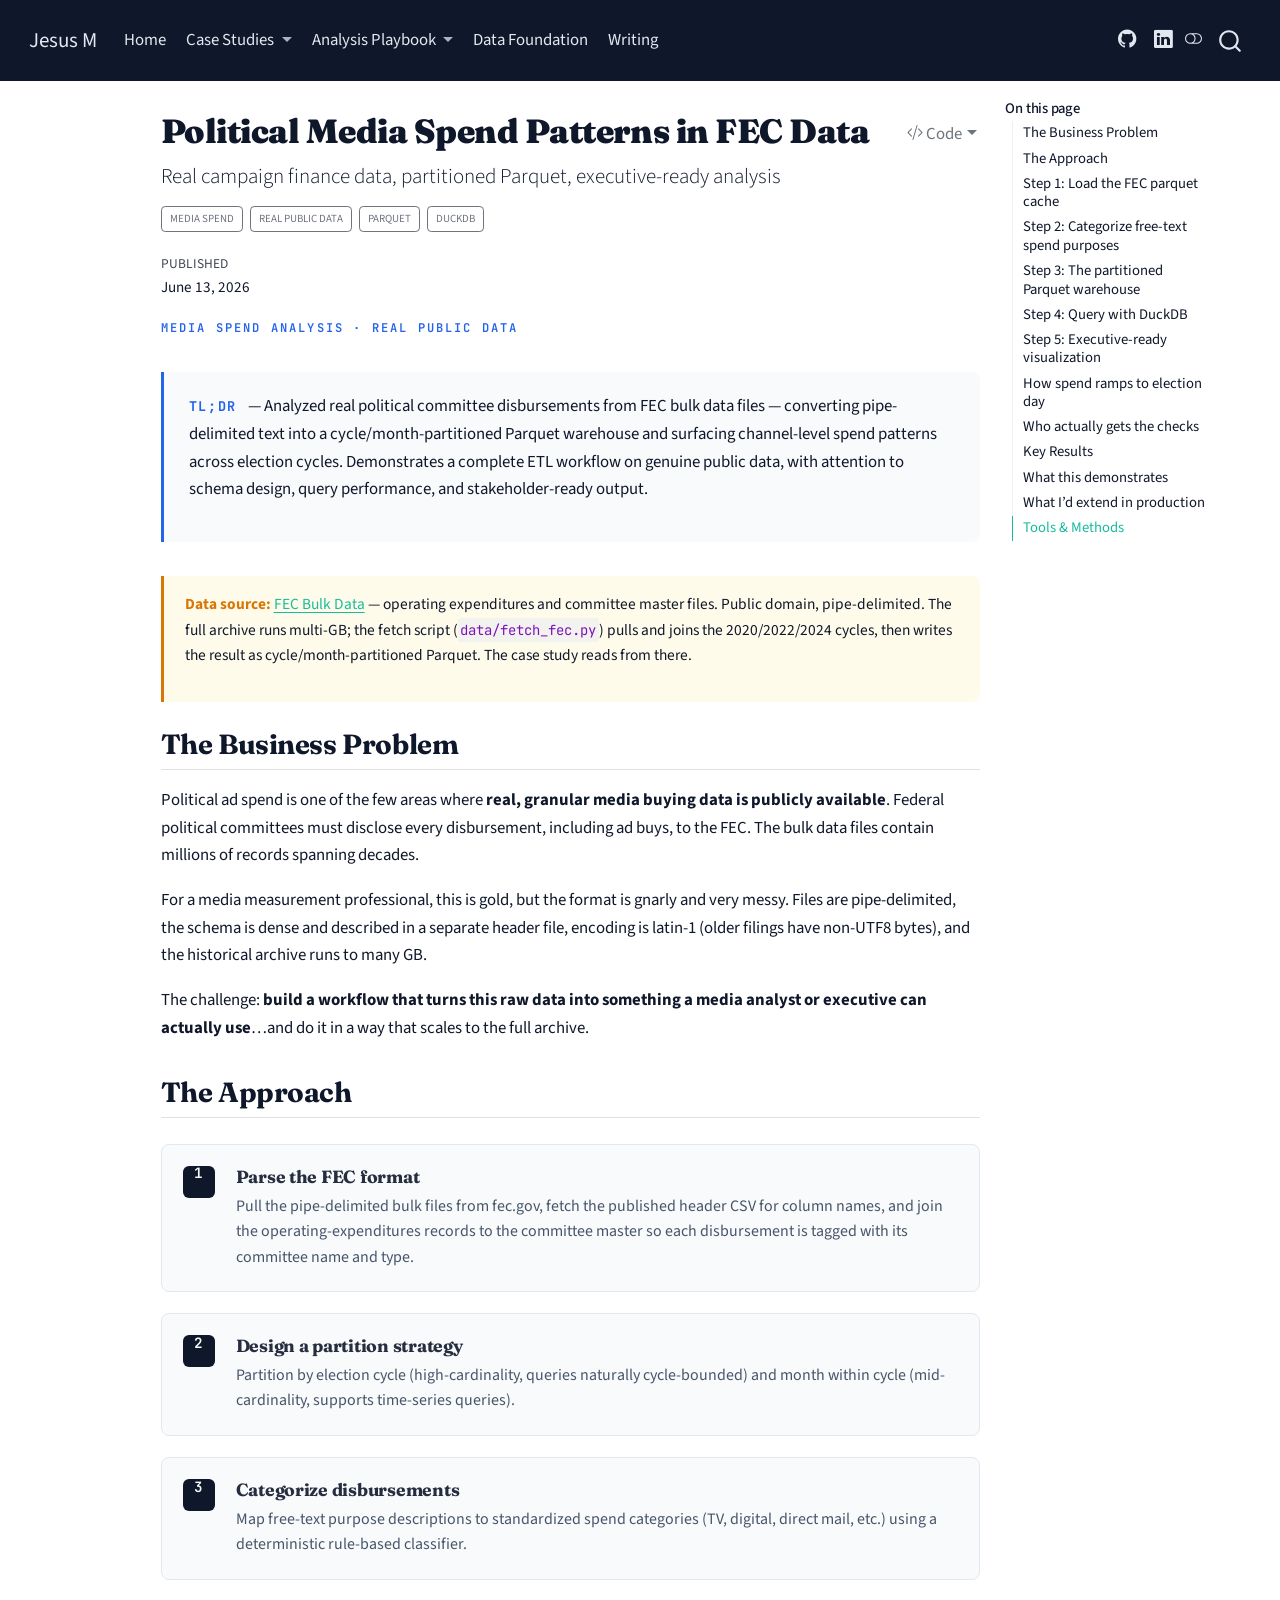
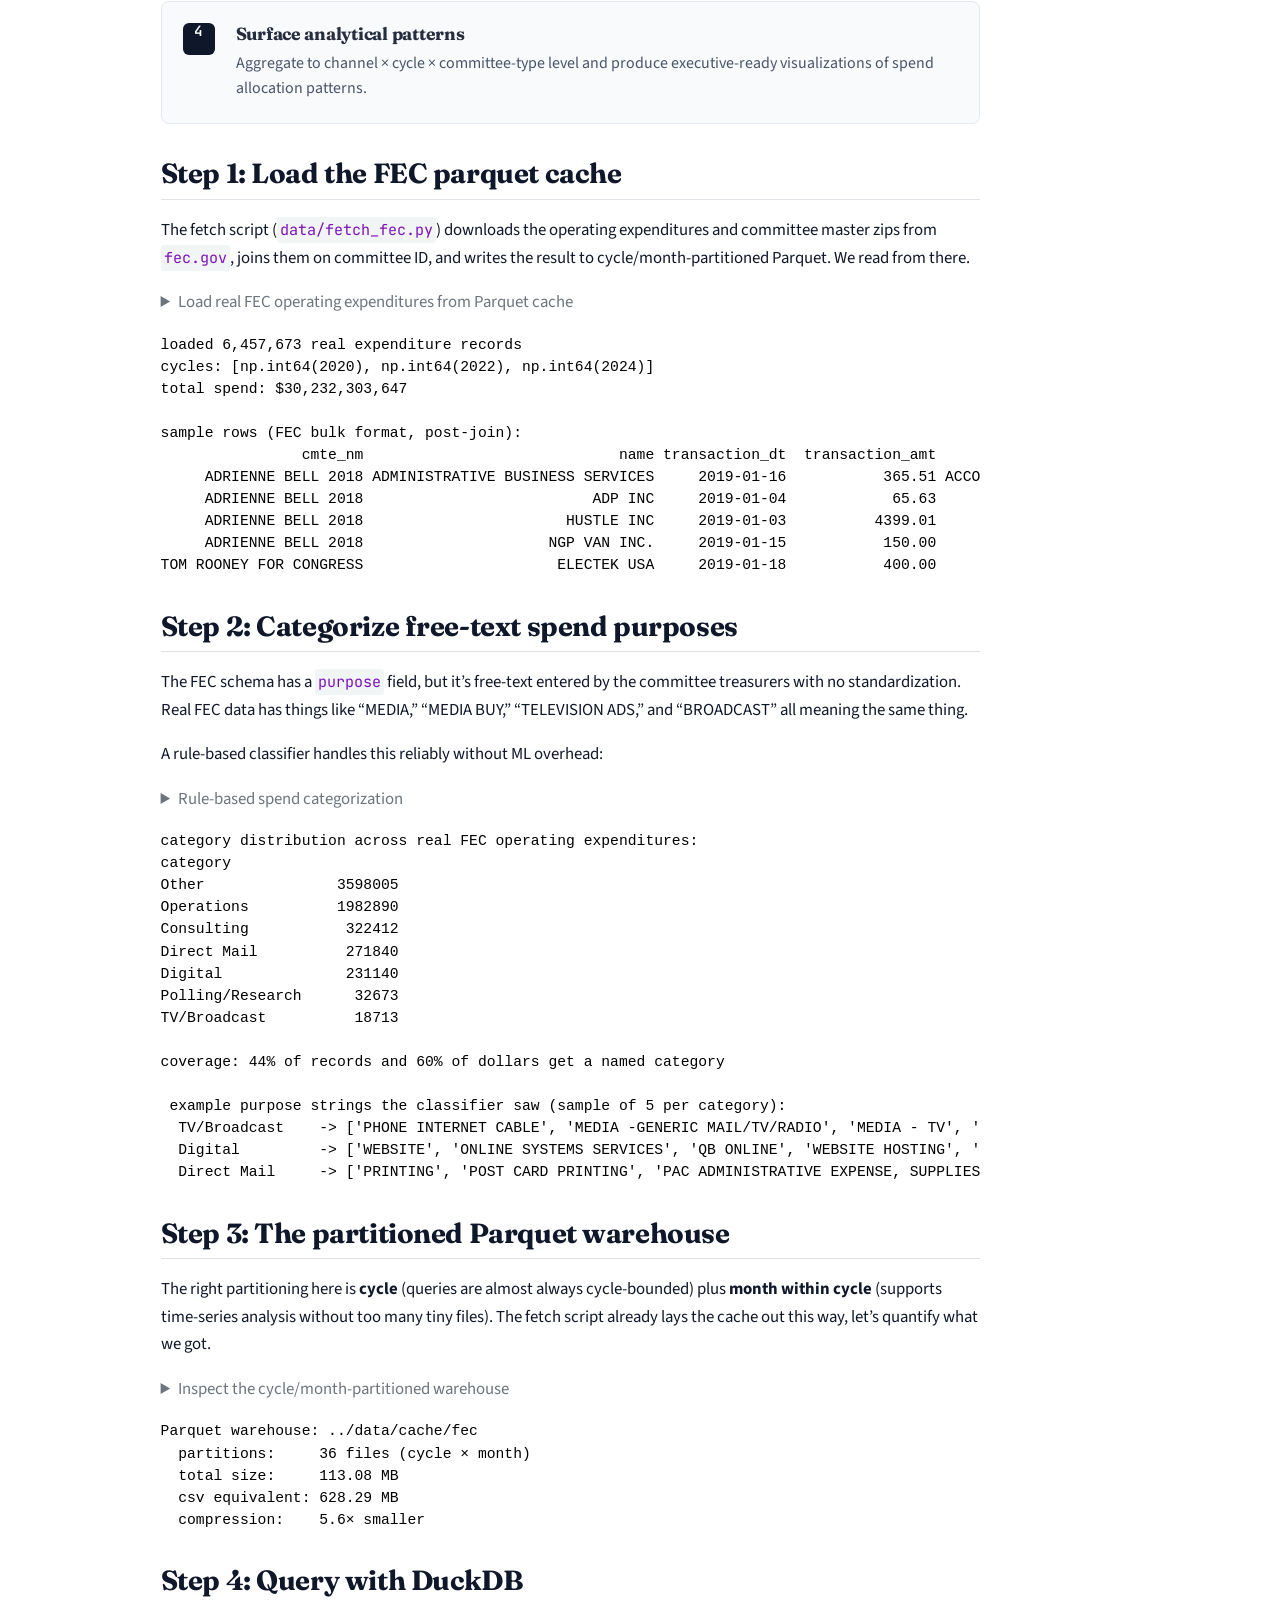
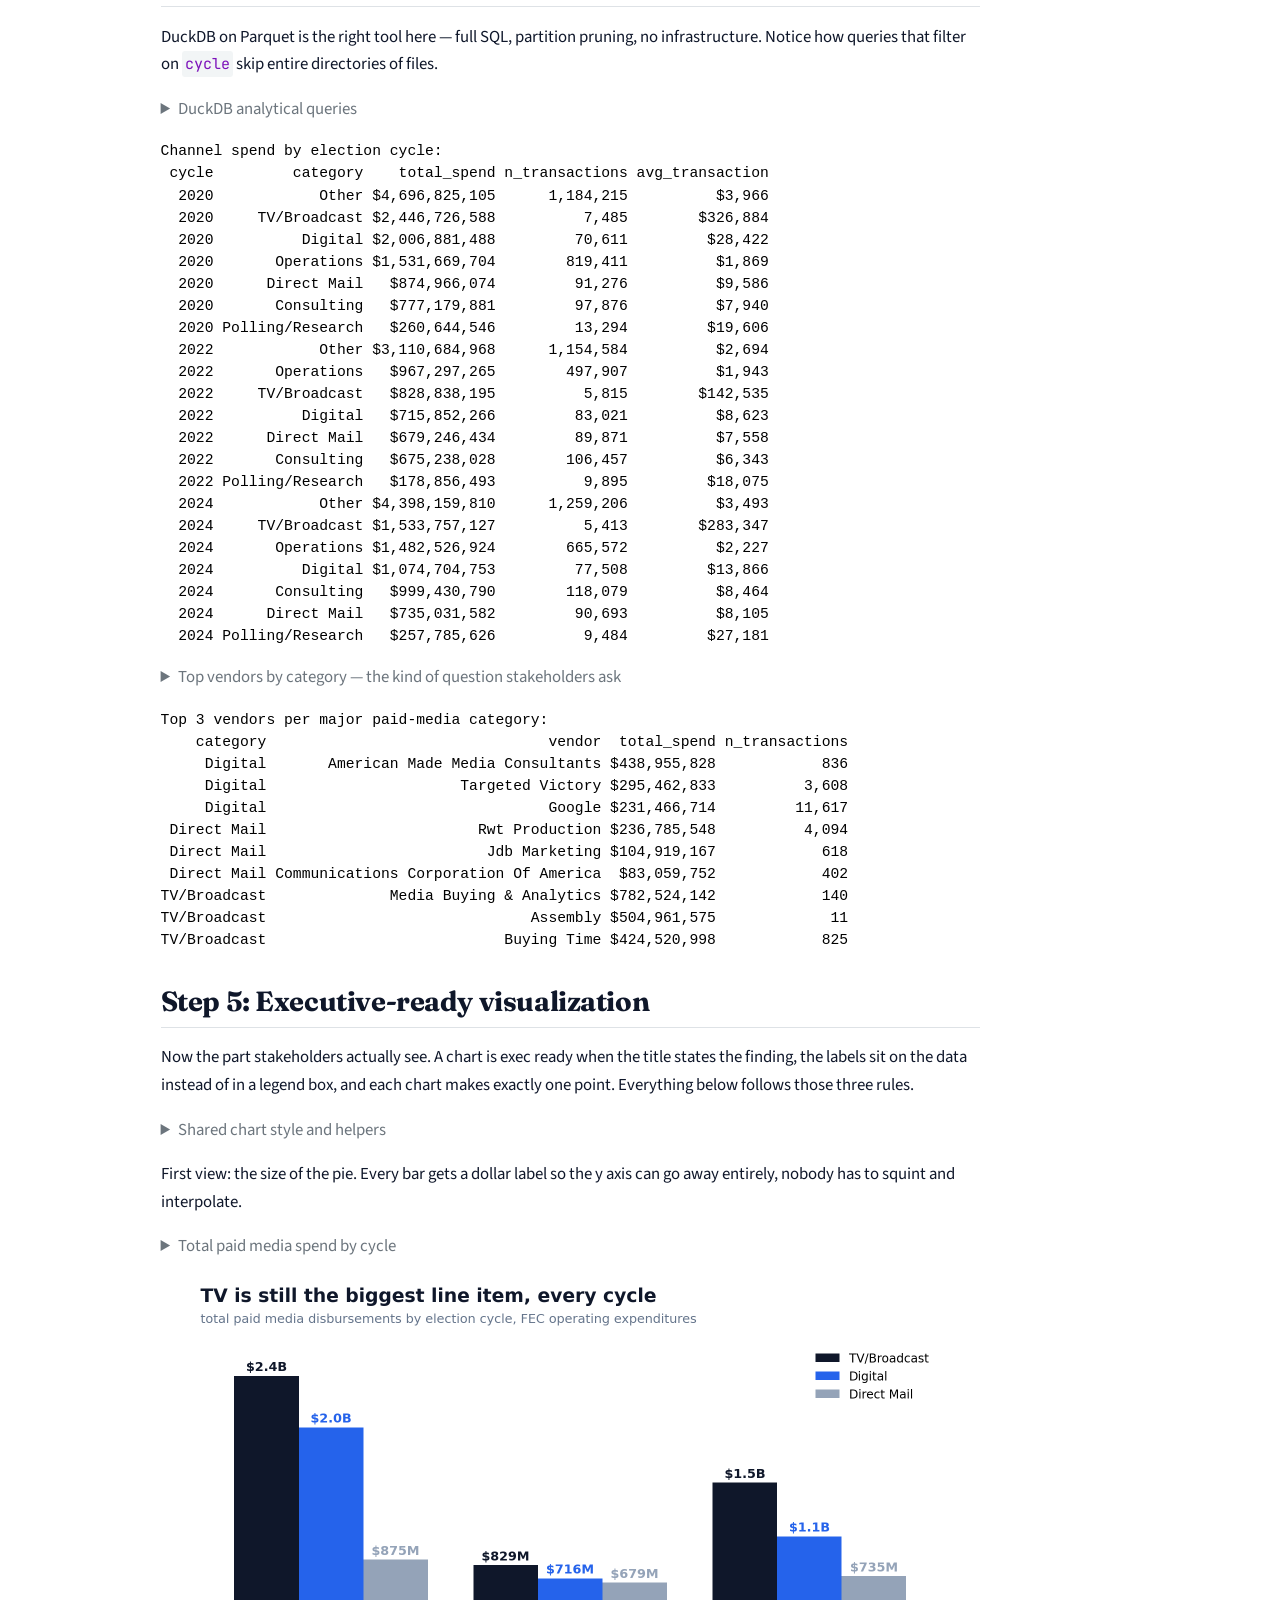
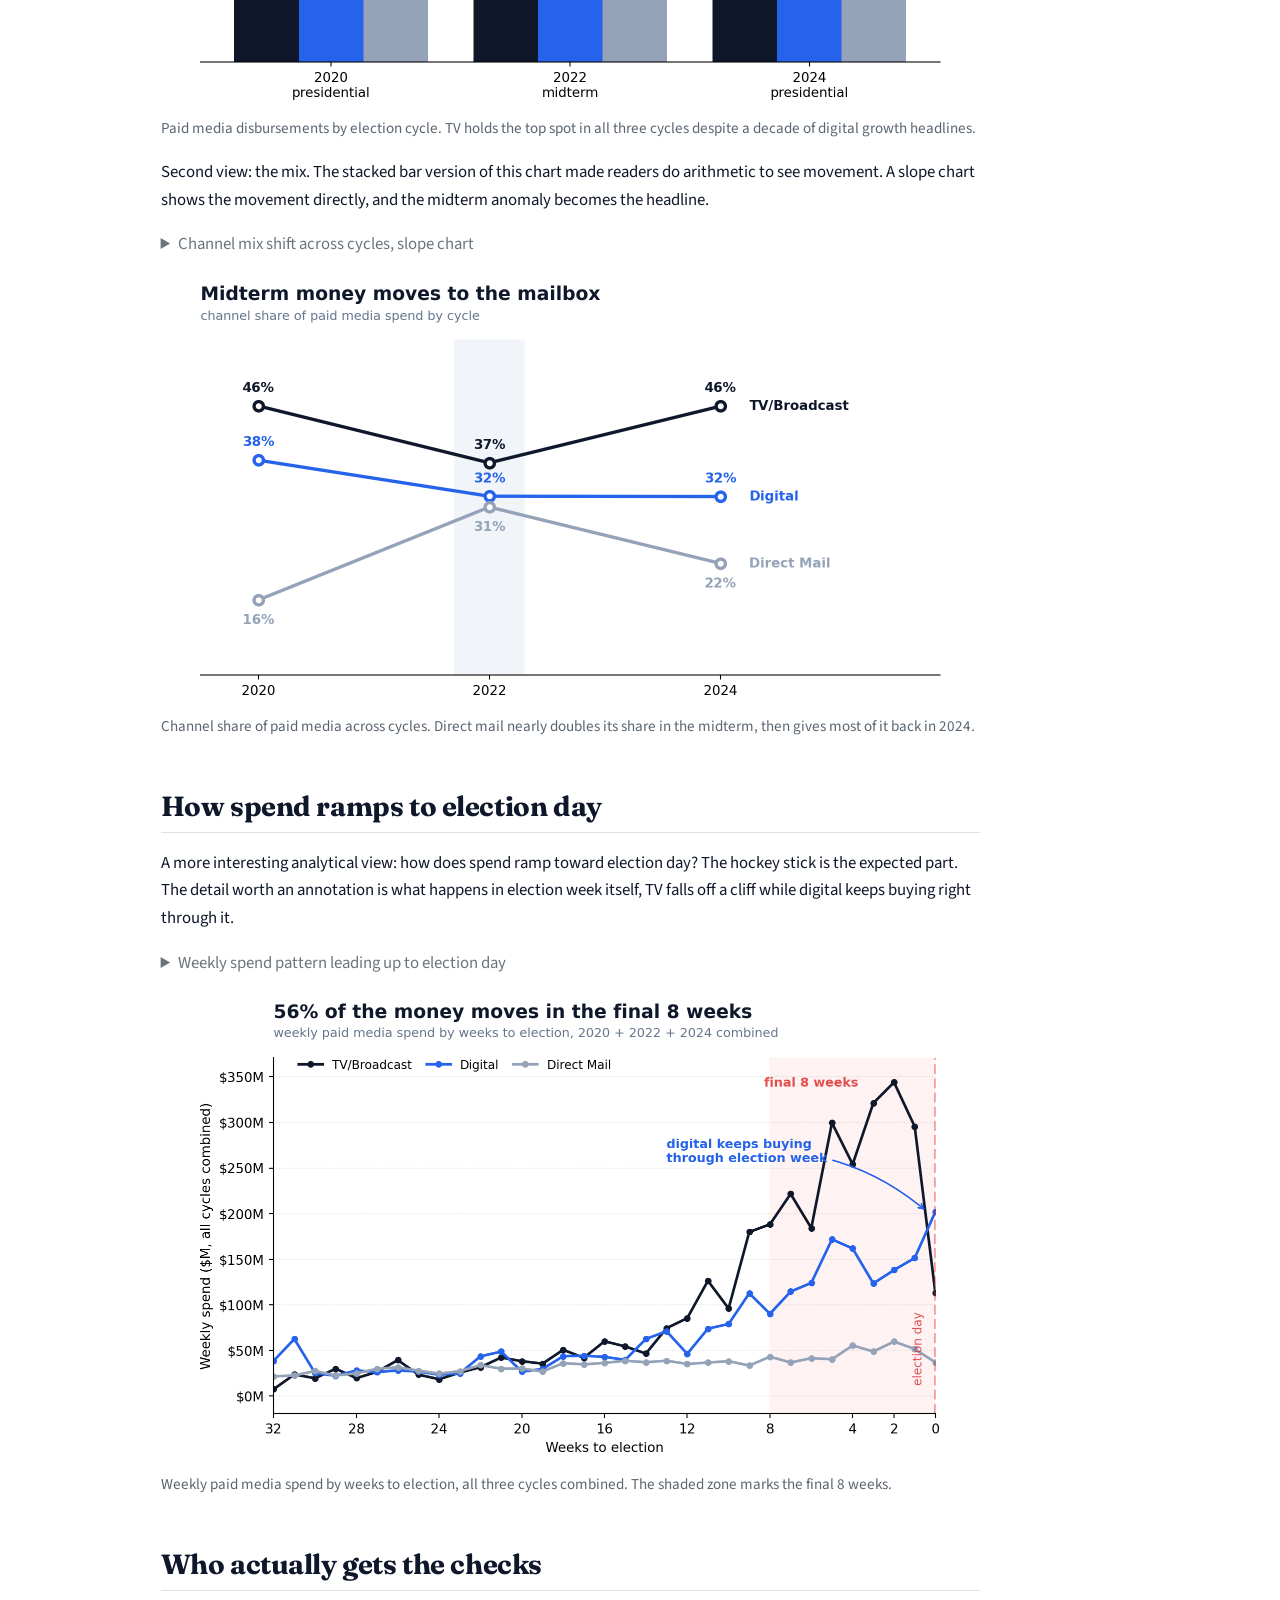
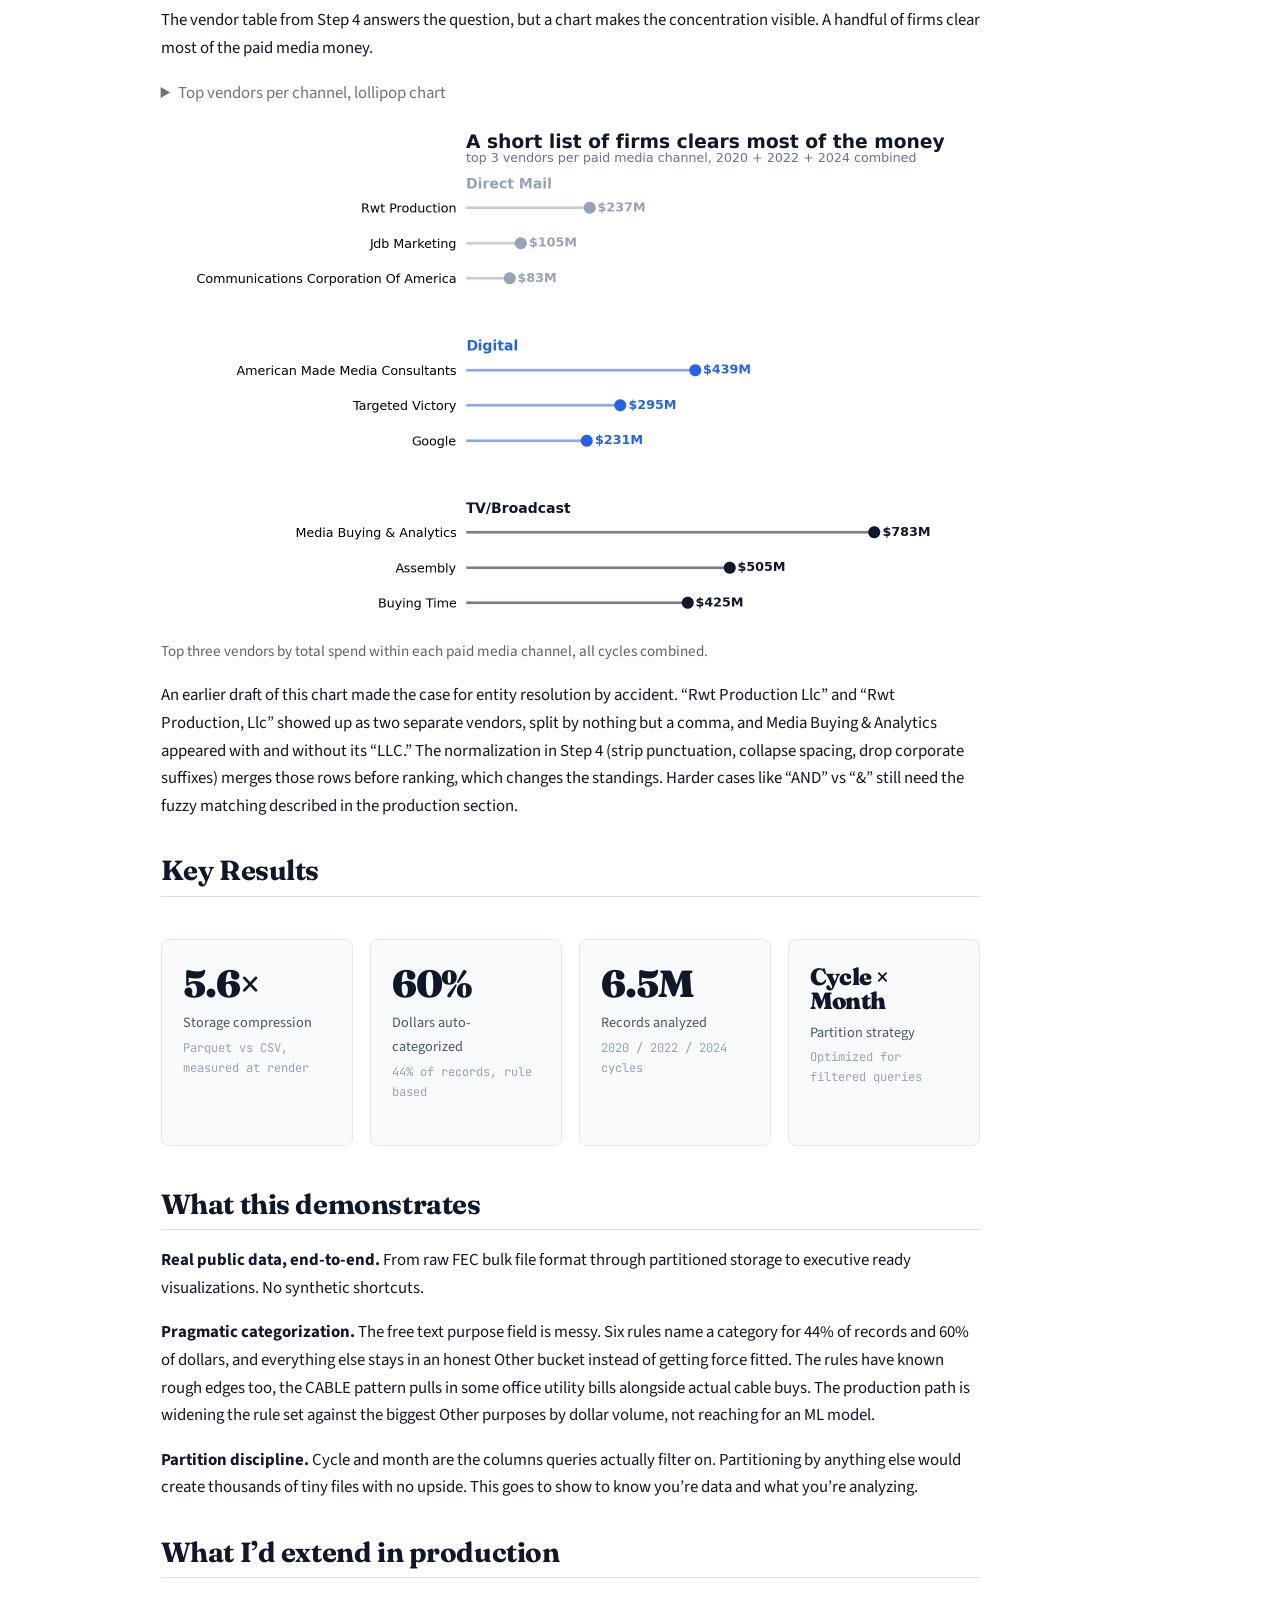
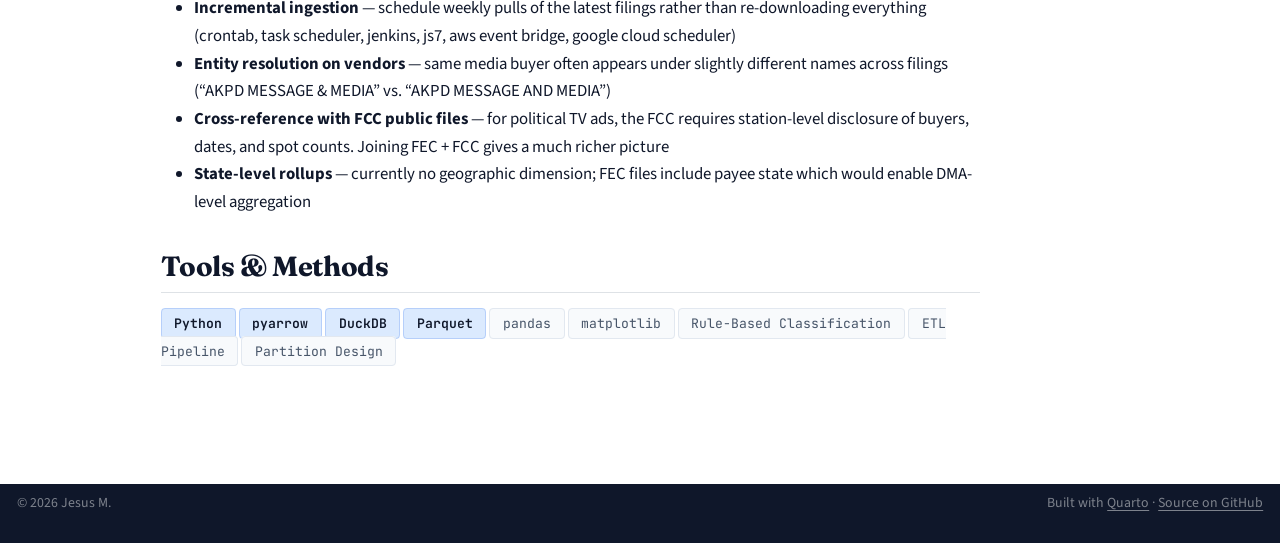
<file: docs/case-studies/political-ad-spend.html>
<!DOCTYPE html>
<html xmlns="http://www.w3.org/1999/xhtml" lang="en" xml:lang="en"><head>

<meta charset="utf-8">
<meta name="generator" content="quarto-1.9.37">

<meta name="viewport" content="width=device-width, initial-scale=1.0, user-scalable=yes">

<meta name="dcterms.date" content="2026-06-13">

<title>Political Media Spend Patterns in FEC Data – Jesus M</title>
<style>
/* Default styles provided by pandoc.
** See https://pandoc.org/MANUAL.html#variables-for-html for config info.
*/
code{white-space: pre-wrap;}
span.smallcaps{font-variant: small-caps;}
div.columns{display: flex; gap: min(4vw, 1.5em);}
div.column{flex: auto; overflow-x: auto;}
div.hanging-indent{margin-left: 1.5em; text-indent: -1.5em;}
ul.task-list{list-style: none;}
ul.task-list li input[type="checkbox"] {
  width: 0.8em;
  margin: 0 0.8em 0.2em -1em; /* quarto-specific, see https://github.com/quarto-dev/quarto-cli/issues/4556 */ 
  vertical-align: middle;
}
/* CSS for syntax highlighting */
html { -webkit-text-size-adjust: 100%; }
pre > code.sourceCode { white-space: pre; position: relative; }
pre > code.sourceCode > span { display: inline-block; line-height: 1.25; }
pre > code.sourceCode > span:empty { height: 1.2em; }
.sourceCode { overflow: visible; }
code.sourceCode > span { color: inherit; text-decoration: inherit; }
div.sourceCode { margin: 1em 0; }
pre.sourceCode { margin: 0; }
@media screen {
div.sourceCode { overflow: auto; }
}
@media print {
pre > code.sourceCode { white-space: pre-wrap; }
pre > code.sourceCode > span { text-indent: -5em; padding-left: 5em; }
}
pre.numberSource code
  { counter-reset: source-line 0; }
pre.numberSource code > span
  { position: relative; left: -4em; counter-increment: source-line; }
pre.numberSource code > span > a:first-child::before
  { content: counter(source-line);
    position: relative; left: -1em; text-align: right; vertical-align: baseline;
    border: none; display: inline-block;
    -webkit-touch-callout: none; -webkit-user-select: none;
    -khtml-user-select: none; -moz-user-select: none;
    -ms-user-select: none; user-select: none;
    padding: 0 4px; width: 4em;
  }
pre.numberSource { margin-left: 3em;  padding-left: 4px; }
div.sourceCode
  {   }
@media screen {
pre > code.sourceCode > span > a:first-child::before { text-decoration: underline; }
}
</style>


<script src="../site_libs/quarto-nav/quarto-nav.js"></script>
<script src="../site_libs/clipboard/clipboard.min.js"></script>
<script src="../site_libs/quarto-search/autocomplete.umd.js"></script>
<script src="../site_libs/quarto-search/fuse.min.js"></script>
<script src="../site_libs/quarto-search/quarto-search.js"></script>
<meta name="quarto:offset" content="../">
<link href="../images/favicon.png" rel="icon" type="image/png">
<script src="../site_libs/quarto-html/quarto.js" type="module"></script>
<script src="../site_libs/quarto-html/tabsets/tabsets.js" type="module"></script>
<script src="../site_libs/quarto-html/popper.min.js"></script>
<script src="../site_libs/quarto-html/tippy.umd.min.js"></script>
<script src="../site_libs/quarto-html/anchor.min.js"></script>
<link href="../site_libs/quarto-html/tippy.css" rel="stylesheet">
<link href="../site_libs/quarto-html/quarto-syntax-highlighting-acf12a64177840b8d86f2d4f01b2e9fb.css" rel="stylesheet" class="quarto-color-scheme" id="quarto-text-highlighting-styles">
<link href="../site_libs/quarto-html/quarto-syntax-highlighting-dark-23bbe8b5e4efc1e257f6d59dce478b08.css" rel="stylesheet" class="quarto-color-scheme quarto-color-alternate" id="quarto-text-highlighting-styles">
<link href="../site_libs/quarto-html/quarto-syntax-highlighting-acf12a64177840b8d86f2d4f01b2e9fb.css" rel="stylesheet" class="quarto-color-scheme-extra" id="quarto-text-highlighting-styles">
<script src="../site_libs/bootstrap/bootstrap.min.js"></script>
<link href="../site_libs/bootstrap/bootstrap-icons.css" rel="stylesheet">
<link href="../site_libs/bootstrap/bootstrap-433884d314a7a9fb88432cc1824ec3f3.min.css" rel="stylesheet" append-hash="true" class="quarto-color-scheme" id="quarto-bootstrap" data-mode="light">
<link href="../site_libs/bootstrap/bootstrap-dark-85f9e96ee97c5c0a065a5c956d03e936.min.css" rel="stylesheet" append-hash="true" class="quarto-color-scheme quarto-color-alternate" id="quarto-bootstrap" data-mode="dark">
<link href="../site_libs/bootstrap/bootstrap-433884d314a7a9fb88432cc1824ec3f3.min.css" rel="stylesheet" append-hash="true" class="quarto-color-scheme-extra" id="quarto-bootstrap" data-mode="light">
<script id="quarto-search-options" type="application/json">{
  "location": "navbar",
  "copy-button": false,
  "collapse-after": 3,
  "panel-placement": "end",
  "type": "overlay",
  "limit": 50,
  "keyboard-shortcut": [
    "f",
    "/",
    "s"
  ],
  "show-item-context": false,
  "language": {
    "search-no-results-text": "No results",
    "search-matching-documents-text": "matching documents",
    "search-copy-link-title": "Copy link to search",
    "search-hide-matches-text": "Hide additional matches",
    "search-more-match-text": "more match in this document",
    "search-more-matches-text": "more matches in this document",
    "search-clear-button-title": "Clear",
    "search-text-placeholder": "",
    "search-detached-cancel-button-title": "Cancel",
    "search-submit-button-title": "Submit",
    "search-label": "Search"
  }
}</script>


<link rel="stylesheet" href="../styles.css">
</head>

<body class="nav-fixed quarto-light"><script id="quarto-html-before-body" type="application/javascript">
    const toggleBodyColorMode = (bsSheetEl) => {
      const mode = bsSheetEl.getAttribute("data-mode");
      const bodyEl = window.document.querySelector("body");
      if (mode === "dark") {
        bodyEl.classList.add("quarto-dark");
        bodyEl.classList.remove("quarto-light");
      } else {
        bodyEl.classList.add("quarto-light");
        bodyEl.classList.remove("quarto-dark");
      }
    }
    const toggleBodyColorPrimary = () => {
      const bsSheetEl = window.document.querySelector("link#quarto-bootstrap:not([rel=disabled-stylesheet])");
      if (bsSheetEl) {
        toggleBodyColorMode(bsSheetEl);
      }
    }
    const setColorSchemeToggle = (alternate) => {
      const toggles = window.document.querySelectorAll('.quarto-color-scheme-toggle');
      for (let i=0; i < toggles.length; i++) {
        const toggle = toggles[i];
        if (toggle) {
          if (alternate) {
            toggle.classList.add("alternate");
          } else {
            toggle.classList.remove("alternate");
          }
        }
      }
    };
    const toggleColorMode = (alternate) => {
      // Switch the stylesheets
      const primaryStylesheets = window.document.querySelectorAll('link.quarto-color-scheme:not(.quarto-color-alternate)');
      const alternateStylesheets = window.document.querySelectorAll('link.quarto-color-scheme.quarto-color-alternate');
      manageTransitions('#quarto-margin-sidebar .nav-link', false);
      if (alternate) {
        // note: dark is layered on light, we don't disable primary!
        enableStylesheet(alternateStylesheets);
        for (const sheetNode of alternateStylesheets) {
          if (sheetNode.id === "quarto-bootstrap") {
            toggleBodyColorMode(sheetNode);
          }
        }
      } else {
        disableStylesheet(alternateStylesheets);
        enableStylesheet(primaryStylesheets)
        toggleBodyColorPrimary();
      }
      manageTransitions('#quarto-margin-sidebar .nav-link', true);
      // Switch the toggles
      setColorSchemeToggle(alternate)
      // Hack to workaround the fact that safari doesn't
      // properly recolor the scrollbar when toggling (#1455)
      if (navigator.userAgent.indexOf('Safari') > 0 && navigator.userAgent.indexOf('Chrome') == -1) {
        manageTransitions("body", false);
        window.scrollTo(0, 1);
        setTimeout(() => {
          window.scrollTo(0, 0);
          manageTransitions("body", true);
        }, 40);
      }
    }
    const disableStylesheet = (stylesheets) => {
      for (let i=0; i < stylesheets.length; i++) {
        const stylesheet = stylesheets[i];
        stylesheet.rel = 'disabled-stylesheet';
      }
    }
    const enableStylesheet = (stylesheets) => {
      for (let i=0; i < stylesheets.length; i++) {
        const stylesheet = stylesheets[i];
        if(stylesheet.rel !== 'stylesheet') { // for Chrome, which will still FOUC without this check
          stylesheet.rel = 'stylesheet';
        }
      }
    }
    const manageTransitions = (selector, allowTransitions) => {
      const els = window.document.querySelectorAll(selector);
      for (let i=0; i < els.length; i++) {
        const el = els[i];
        if (allowTransitions) {
          el.classList.remove('notransition');
        } else {
          el.classList.add('notransition');
        }
      }
    }
    const isFileUrl = () => {
      return window.location.protocol === 'file:';
    }
    const hasAlternateSentinel = () => {
      let styleSentinel = getColorSchemeSentinel();
      if (styleSentinel !== null) {
        return styleSentinel === "alternate";
      } else {
        return false;
      }
    }
    const setStyleSentinel = (alternate) => {
      const value = alternate ? "alternate" : "default";
      if (!isFileUrl()) {
        window.localStorage.setItem("quarto-color-scheme", value);
      } else {
        localAlternateSentinel = value;
      }
    }
    const getColorSchemeSentinel = () => {
      if (!isFileUrl()) {
        const storageValue = window.localStorage.getItem("quarto-color-scheme");
        return storageValue != null ? storageValue : localAlternateSentinel;
      } else {
        return localAlternateSentinel;
      }
    }
    const toggleGiscusIfUsed = (isAlternate, darkModeDefault) => {
      const baseTheme = document.querySelector('#giscus-base-theme')?.value ?? 'light';
      const alternateTheme = document.querySelector('#giscus-alt-theme')?.value ?? 'dark';
      let newTheme = '';
      if(authorPrefersDark) {
        newTheme = isAlternate ? baseTheme : alternateTheme;
      } else {
        newTheme = isAlternate ? alternateTheme : baseTheme;
      }
      const changeGiscusTheme = () => {
        // From: https://github.com/giscus/giscus/issues/336
        const sendMessage = (message) => {
          const iframe = document.querySelector('iframe.giscus-frame');
          if (!iframe) return;
          iframe.contentWindow.postMessage({ giscus: message }, 'https://giscus.app');
        }
        sendMessage({
          setConfig: {
            theme: newTheme
          }
        });
      }
      const isGiscussLoaded = window.document.querySelector('iframe.giscus-frame') !== null;
      if (isGiscussLoaded) {
        changeGiscusTheme();
      }
    };
    const authorPrefersDark = false;
    const darkModeDefault = authorPrefersDark;
      document.querySelector('link#quarto-text-highlighting-styles.quarto-color-scheme-extra').rel = 'disabled-stylesheet';
      document.querySelector('link#quarto-bootstrap.quarto-color-scheme-extra').rel = 'disabled-stylesheet';
    let localAlternateSentinel = darkModeDefault ? 'alternate' : 'default';
    // Dark / light mode switch
    window.quartoToggleColorScheme = () => {
      // Read the current dark / light value
      let toAlternate = !hasAlternateSentinel();
      toggleColorMode(toAlternate);
      setStyleSentinel(toAlternate);
      toggleGiscusIfUsed(toAlternate, darkModeDefault);
      window.dispatchEvent(new Event('resize'));
    };
    // Switch to dark mode if need be
    if (hasAlternateSentinel()) {
      toggleColorMode(true);
    } else {
      toggleColorMode(false);
    }
  </script>

<div id="quarto-search-results"></div>
  <header id="quarto-header" class="headroom fixed-top">
    <nav class="navbar navbar-expand-lg " data-bs-theme="dark">
      <div class="navbar-container container-fluid">
      <div class="navbar-brand-container mx-auto">
    <a class="navbar-brand" href="../index.html">
    <span class="navbar-title">Jesus M</span>
    </a>
  </div>
            <div id="quarto-search" class="" title="Search"></div>
          <button class="navbar-toggler" type="button" data-bs-toggle="collapse" data-bs-target="#navbarCollapse" aria-controls="navbarCollapse" role="menu" aria-expanded="false" aria-label="Toggle navigation" onclick="if (window.quartoToggleHeadroom) { window.quartoToggleHeadroom(); }">
  <span class="navbar-toggler-icon"></span>
</button>
          <div class="collapse navbar-collapse" id="navbarCollapse">
            <ul class="navbar-nav navbar-nav-scroll me-auto">
  <li class="nav-item">
    <a class="nav-link" href="../index.html"> 
<span class="menu-text">Home</span></a>
  </li>  
  <li class="nav-item dropdown ">
    <a class="nav-link dropdown-toggle" href="#" id="nav-menu-case-studies" role="link" data-bs-toggle="dropdown" aria-expanded="false">
 <span class="menu-text">Case Studies</span>
    </a>
    <ul class="dropdown-menu" aria-labelledby="nav-menu-case-studies">    
        <li>
    <a class="dropdown-item" href="../case-studies/spike-detection.html">
 <span class="dropdown-text">Spike Detection (Wikipedia · Parquet)</span></a>
  </li>  
        <li>
    <a class="dropdown-item" href="../case-studies/political-ad-spend.html">
 <span class="dropdown-text">Political Media Spend (FEC · Parquet)</span></a>
  </li>  
        <li>
    <a class="dropdown-item" href="../case-studies/automated-pipeline.html">
 <span class="dropdown-text">Automated Pipeline (CMS · R)</span></a>
  </li>  
    </ul>
  </li>
  <li class="nav-item dropdown ">
    <a class="nav-link dropdown-toggle" href="#" id="nav-menu-analysis-playbook" role="link" data-bs-toggle="dropdown" aria-expanded="false">
 <span class="menu-text">Analysis Playbook</span>
    </a>
    <ul class="dropdown-menu" aria-labelledby="nav-menu-analysis-playbook">    
        <li>
    <a class="dropdown-item" href="../analysis/index.html">
 <span class="dropdown-text">Overview</span></a>
  </li>  
        <li>
    <a class="dropdown-item" href="../analysis/trends/index.html">
 <span class="dropdown-text">Trends &amp; Time Series</span></a>
  </li>  
        <li>
    <a class="dropdown-item" href="../analysis/comparison/index.html">
 <span class="dropdown-text">Comparison</span></a>
  </li>  
        <li>
    <a class="dropdown-item" href="../analysis/distributions/index.html">
 <span class="dropdown-text">Distributions &amp; Uncertainty</span></a>
  </li>  
        <li>
    <a class="dropdown-item" href="../analysis/experiments/index.html">
 <span class="dropdown-text">Experiment Readouts</span></a>
  </li>  
        <li>
    <a class="dropdown-item" href="../analysis/kpis/index.html">
 <span class="dropdown-text">KPIs &amp; Metrics</span></a>
  </li>  
    </ul>
  </li>
  <li class="nav-item">
    <a class="nav-link" href="../data-foundation/data-engineering.html"> 
<span class="menu-text">Data Foundation</span></a>
  </li>  
  <li class="nav-item">
    <a class="nav-link" href="../posts/code-driven-reporting.html"> 
<span class="menu-text">Writing</span></a>
  </li>  
</ul>
            <ul class="navbar-nav navbar-nav-scroll ms-auto">
  <li class="nav-item compact">
    <a class="nav-link" href="https://github.com/idgesus"> <i class="bi bi-github" role="img" aria-label="GitHub">
</i> 
<span class="menu-text"></span></a>
  </li>  
  <li class="nav-item compact">
    <a class="nav-link" href="https://linkedin.com/in/mejiajesus"> <i class="bi bi-linkedin" role="img" aria-label="LinkedIn">
</i> 
<span class="menu-text"></span></a>
  </li>  
</ul>
          </div> <!-- /navcollapse -->
            <div class="quarto-navbar-tools">
  <a href="" class="quarto-color-scheme-toggle quarto-navigation-tool  px-1" onclick="window.quartoToggleColorScheme(); return false;" title="Toggle dark mode"><i class="bi"></i></a>
</div>
      </div> <!-- /container-fluid -->
    </nav>
</header>
<!-- content -->
<div id="quarto-content" class="quarto-container page-columns page-rows-contents page-layout-article page-navbar">
<!-- sidebar -->
<!-- margin-sidebar -->
    <div id="quarto-margin-sidebar" class="sidebar margin-sidebar">
        <nav id="TOC" role="doc-toc" class="toc-active">
    <h2 id="toc-title">On this page</h2>
   
  <ul>
  <li><a href="#the-business-problem" id="toc-the-business-problem" class="nav-link active" data-scroll-target="#the-business-problem">The Business Problem</a></li>
  <li><a href="#the-approach" id="toc-the-approach" class="nav-link" data-scroll-target="#the-approach">The Approach</a></li>
  <li><a href="#step-1-load-the-fec-parquet-cache" id="toc-step-1-load-the-fec-parquet-cache" class="nav-link" data-scroll-target="#step-1-load-the-fec-parquet-cache">Step 1: Load the FEC parquet cache</a></li>
  <li><a href="#step-2-categorize-free-text-spend-purposes" id="toc-step-2-categorize-free-text-spend-purposes" class="nav-link" data-scroll-target="#step-2-categorize-free-text-spend-purposes">Step 2: Categorize free-text spend purposes</a></li>
  <li><a href="#step-3-the-partitioned-parquet-warehouse" id="toc-step-3-the-partitioned-parquet-warehouse" class="nav-link" data-scroll-target="#step-3-the-partitioned-parquet-warehouse">Step 3: The partitioned Parquet warehouse</a></li>
  <li><a href="#step-4-query-with-duckdb" id="toc-step-4-query-with-duckdb" class="nav-link" data-scroll-target="#step-4-query-with-duckdb">Step 4: Query with DuckDB</a></li>
  <li><a href="#step-5-executive-ready-visualization" id="toc-step-5-executive-ready-visualization" class="nav-link" data-scroll-target="#step-5-executive-ready-visualization">Step 5: Executive-ready visualization</a></li>
  <li><a href="#how-spend-ramps-to-election-day" id="toc-how-spend-ramps-to-election-day" class="nav-link" data-scroll-target="#how-spend-ramps-to-election-day">How spend ramps to election day</a></li>
  <li><a href="#who-actually-gets-the-checks" id="toc-who-actually-gets-the-checks" class="nav-link" data-scroll-target="#who-actually-gets-the-checks">Who actually gets the checks</a></li>
  <li><a href="#key-results" id="toc-key-results" class="nav-link" data-scroll-target="#key-results">Key Results</a></li>
  <li><a href="#what-this-demonstrates" id="toc-what-this-demonstrates" class="nav-link" data-scroll-target="#what-this-demonstrates">What this demonstrates</a></li>
  <li><a href="#what-id-extend-in-production" id="toc-what-id-extend-in-production" class="nav-link" data-scroll-target="#what-id-extend-in-production">What I’d extend in production</a></li>
  <li><a href="#tools-methods" id="toc-tools-methods" class="nav-link" data-scroll-target="#tools-methods">Tools &amp; Methods</a></li>
  </ul>
</nav>
    </div>
<!-- main -->
<main class="content" id="quarto-document-content">


<header id="title-block-header" class="quarto-title-block default">
<div class="quarto-title">
<div class="quarto-title-block"><div><h1 class="title">Political Media Spend Patterns in FEC Data</h1><button type="button" class="btn code-tools-button dropdown-toggle" id="quarto-code-tools-menu" data-bs-toggle="dropdown" aria-expanded="false"><i class="bi"></i> Code</button><ul class="dropdown-menu dropdown-menu-end" aria-labelelledby="quarto-code-tools-menu"><li><a id="quarto-show-all-code" class="dropdown-item" href="javascript:void(0)" role="button">Show All Code</a></li><li><a id="quarto-hide-all-code" class="dropdown-item" href="javascript:void(0)" role="button">Hide All Code</a></li><li><hr class="dropdown-divider"></li><li><a id="quarto-view-source" class="dropdown-item" href="javascript:void(0)" role="button">View Source</a></li></ul></div></div>
<p class="subtitle lead">Real campaign finance data, partitioned Parquet, executive-ready analysis</p>
  <div class="quarto-categories">
    <div class="quarto-category">Media Spend</div>
    <div class="quarto-category">Real Public Data</div>
    <div class="quarto-category">Parquet</div>
    <div class="quarto-category">DuckDB</div>
  </div>
  </div>



<div class="quarto-title-meta">

    
    <div>
    <div class="quarto-title-meta-heading">Published</div>
    <div class="quarto-title-meta-contents">
      <p class="date">June 13, 2026</p>
    </div>
  </div>
  
    
  </div>
  


</header>


<div class="section-label">
<p>Media Spend Analysis · Real Public Data</p>
</div>
<div class="tldr">
<p><strong>TL;DR</strong> — Analyzed real political committee disbursements from FEC bulk data files — converting pipe-delimited text into a cycle/month-partitioned Parquet warehouse and surfacing channel-level spend patterns across election cycles. Demonstrates a complete ETL workflow on genuine public data, with attention to schema design, query performance, and stakeholder-ready output.</p>
</div>
<div class="callout-data">
<p><strong>Data source:</strong> <a href="https://www.fec.gov/data/browse-data/?tab=bulk-data">FEC Bulk Data</a> — operating expenditures and committee master files. Public domain, pipe-delimited. The full archive runs multi-GB; the fetch script (<code>data/fetch_fec.py</code>) pulls and joins the 2020/2022/2024 cycles, then writes the result as cycle/month-partitioned Parquet. The case study reads from there.</p>
</div>
<section id="the-business-problem" class="level2">
<h2 class="anchored" data-anchor-id="the-business-problem">The Business Problem</h2>
<p>Political ad spend is one of the few areas where <strong>real, granular media buying data is publicly available</strong>. Federal political committees must disclose every disbursement, including ad buys, to the FEC. The bulk data files contain millions of records spanning decades.</p>
<p>For a media measurement professional, this is gold, but the format is gnarly and very messy. Files are pipe-delimited, the schema is dense and described in a separate header file, encoding is latin-1 (older filings have non-UTF8 bytes), and the historical archive runs to many GB.</p>
<p>The challenge: <strong>build a workflow that turns this raw data into something a media analyst or executive can actually use</strong>…and do it in a way that scales to the full archive.</p>
</section>
<section id="the-approach" class="level2">
<h2 class="anchored" data-anchor-id="the-approach">The Approach</h2>
<div class="approach-grid">
<div class="step">
<div class="step-num">
<p>1</p>
</div>
<section id="parse-the-fec-format" class="level4 step-body">
<h4 class="anchored" data-anchor-id="parse-the-fec-format">Parse the FEC format</h4>
<p>Pull the pipe-delimited bulk files from fec.gov, fetch the published header CSV for column names, and join the operating-expenditures records to the committee master so each disbursement is tagged with its committee name and type.</p>
</section>
</div>
<div class="step">
<div class="step-num">
<p>2</p>
</div>
<section id="design-a-partition-strategy" class="level4 step-body">
<h4 class="anchored" data-anchor-id="design-a-partition-strategy">Design a partition strategy</h4>
<p>Partition by election cycle (high-cardinality, queries naturally cycle-bounded) and month within cycle (mid-cardinality, supports time-series queries).</p>
</section>
</div>
<div class="step">
<div class="step-num">
<p>3</p>
</div>
<section id="categorize-disbursements" class="level4 step-body">
<h4 class="anchored" data-anchor-id="categorize-disbursements">Categorize disbursements</h4>
<p>Map free-text purpose descriptions to standardized spend categories (TV, digital, direct mail, etc.) using a deterministic rule-based classifier.</p>
</section>
</div>
<div class="step">
<div class="step-num">
<p>4</p>
</div>
<section id="surface-analytical-patterns" class="level4 step-body">
<h4 class="anchored" data-anchor-id="surface-analytical-patterns">Surface analytical patterns</h4>
<p>Aggregate to channel × cycle × committee-type level and produce executive-ready visualizations of spend allocation patterns.</p>
</section>
</div>
</div>
</section>
<section id="step-1-load-the-fec-parquet-cache" class="level2">
<h2 class="anchored" data-anchor-id="step-1-load-the-fec-parquet-cache">Step 1: Load the FEC parquet cache</h2>
<p>The fetch script (<code>data/fetch_fec.py</code>) downloads the operating expenditures and committee master zips from <code>fec.gov</code>, joins them on committee ID, and writes the result to cycle/month-partitioned Parquet. We read from there.</p>
<div id="load-fec-data" class="cell" data-execution_count="1">
<details class="code-fold">
<summary>Load real FEC operating expenditures from Parquet cache</summary>
<div class="code-copy-outer-scaffold"><div class="sourceCode cell-code" id="cb1"><pre class="sourceCode python code-with-copy"><code class="sourceCode python"><span id="cb1-1"><a href="#cb1-1" aria-hidden="true" tabindex="-1"></a><span class="im">from</span> pathlib <span class="im">import</span> Path</span>
<span id="cb1-2"><a href="#cb1-2" aria-hidden="true" tabindex="-1"></a><span class="im">import</span> numpy <span class="im">as</span> np</span>
<span id="cb1-3"><a href="#cb1-3" aria-hidden="true" tabindex="-1"></a><span class="im">import</span> polars <span class="im">as</span> pl</span>
<span id="cb1-4"><a href="#cb1-4" aria-hidden="true" tabindex="-1"></a><span class="im">import</span> pandas <span class="im">as</span> pd</span>
<span id="cb1-5"><a href="#cb1-5" aria-hidden="true" tabindex="-1"></a></span>
<span id="cb1-6"><a href="#cb1-6" aria-hidden="true" tabindex="-1"></a>CACHE <span class="op">=</span> Path(<span class="st">"../data/cache/fec"</span>)</span>
<span id="cb1-7"><a href="#cb1-7" aria-hidden="true" tabindex="-1"></a><span class="cf">if</span> <span class="kw">not</span> CACHE.exists() <span class="kw">or</span> <span class="kw">not</span> <span class="bu">any</span>(CACHE.rglob(<span class="st">"*.parquet"</span>)):</span>
<span id="cb1-8"><a href="#cb1-8" aria-hidden="true" tabindex="-1"></a>    <span class="cf">raise</span> <span class="pp">FileNotFoundError</span>(</span>
<span id="cb1-9"><a href="#cb1-9" aria-hidden="true" tabindex="-1"></a>        <span class="st">"FEC cache not found. Run `python data/fetch_fec.py` from the project "</span></span>
<span id="cb1-10"><a href="#cb1-10" aria-hidden="true" tabindex="-1"></a>        <span class="st">"root first (downloads ~1 GB across the 2020/2022/2024 cycles)."</span></span>
<span id="cb1-11"><a href="#cb1-11" aria-hidden="true" tabindex="-1"></a>    )</span>
<span id="cb1-12"><a href="#cb1-12" aria-hidden="true" tabindex="-1"></a></span>
<span id="cb1-13"><a href="#cb1-13" aria-hidden="true" tabindex="-1"></a>oppexp_raw <span class="op">=</span> (</span>
<span id="cb1-14"><a href="#cb1-14" aria-hidden="true" tabindex="-1"></a>    pl.scan_parquet(<span class="bu">str</span>(CACHE <span class="op">/</span> <span class="st">"**/*.parquet"</span>), hive_partitioning<span class="op">=</span><span class="va">True</span>)</span>
<span id="cb1-15"><a href="#cb1-15" aria-hidden="true" tabindex="-1"></a>    .select([</span>
<span id="cb1-16"><a href="#cb1-16" aria-hidden="true" tabindex="-1"></a>        <span class="st">"cmte_id"</span>, <span class="st">"cmte_nm"</span>, <span class="st">"cmte_tp"</span>,</span>
<span id="cb1-17"><a href="#cb1-17" aria-hidden="true" tabindex="-1"></a>        <span class="st">"name"</span>, <span class="st">"transaction_dt"</span>, <span class="st">"transaction_amt"</span>,</span>
<span id="cb1-18"><a href="#cb1-18" aria-hidden="true" tabindex="-1"></a>        <span class="st">"purpose"</span>, <span class="st">"cycle"</span>,</span>
<span id="cb1-19"><a href="#cb1-19" aria-hidden="true" tabindex="-1"></a>    ])</span>
<span id="cb1-20"><a href="#cb1-20" aria-hidden="true" tabindex="-1"></a>    .collect()</span>
<span id="cb1-21"><a href="#cb1-21" aria-hidden="true" tabindex="-1"></a>    .to_pandas()</span>
<span id="cb1-22"><a href="#cb1-22" aria-hidden="true" tabindex="-1"></a>)</span>
<span id="cb1-23"><a href="#cb1-23" aria-hidden="true" tabindex="-1"></a>oppexp_raw[<span class="st">"transaction_dt"</span>] <span class="op">=</span> pd.to_datetime(oppexp_raw[<span class="st">"transaction_dt"</span>])</span>
<span id="cb1-24"><a href="#cb1-24" aria-hidden="true" tabindex="-1"></a>oppexp_raw[<span class="st">"transaction_amt"</span>] <span class="op">=</span> pd.to_numeric(oppexp_raw[<span class="st">"transaction_amt"</span>], errors<span class="op">=</span><span class="st">"coerce"</span>)</span>
<span id="cb1-25"><a href="#cb1-25" aria-hidden="true" tabindex="-1"></a>oppexp_raw[<span class="st">"cycle"</span>] <span class="op">=</span> pd.to_numeric(oppexp_raw[<span class="st">"cycle"</span>], errors<span class="op">=</span><span class="st">"coerce"</span>).astype(<span class="st">"Int64"</span>)</span>
<span id="cb1-26"><a href="#cb1-26" aria-hidden="true" tabindex="-1"></a></span>
<span id="cb1-27"><a href="#cb1-27" aria-hidden="true" tabindex="-1"></a><span class="bu">print</span>(<span class="ss">f"loaded </span><span class="sc">{</span><span class="bu">len</span>(oppexp_raw)<span class="sc">:,}</span><span class="ss"> real expenditure records"</span>)</span>
<span id="cb1-28"><a href="#cb1-28" aria-hidden="true" tabindex="-1"></a><span class="bu">print</span>(<span class="ss">f"cycles: </span><span class="sc">{</span><span class="bu">sorted</span>(oppexp_raw[<span class="st">'cycle'</span>].unique())<span class="sc">}</span><span class="ss">"</span>)</span>
<span id="cb1-29"><a href="#cb1-29" aria-hidden="true" tabindex="-1"></a><span class="bu">print</span>(<span class="ss">f"total spend: $</span><span class="sc">{</span>oppexp_raw[<span class="st">'transaction_amt'</span>]<span class="sc">.</span><span class="bu">sum</span>()<span class="sc">:,.0f}</span><span class="ss">"</span>)</span>
<span id="cb1-30"><a href="#cb1-30" aria-hidden="true" tabindex="-1"></a><span class="bu">print</span>(<span class="ss">f"</span><span class="ch">\n</span><span class="ss">sample rows (FEC bulk format, post-join):"</span>)</span>
<span id="cb1-31"><a href="#cb1-31" aria-hidden="true" tabindex="-1"></a><span class="bu">print</span>(oppexp_raw[[<span class="st">'cmte_nm'</span>, <span class="st">'name'</span>, <span class="st">'transaction_dt'</span>, <span class="st">'transaction_amt'</span>, <span class="st">'purpose'</span>]]</span>
<span id="cb1-32"><a href="#cb1-32" aria-hidden="true" tabindex="-1"></a>      .head().to_string(index<span class="op">=</span><span class="va">False</span>))</span></code></pre></div><button title="Copy to Clipboard" class="code-copy-button"><i class="bi"></i></button></div>
</details>
<div class="cell-output cell-output-stdout">
<pre><code>loaded 6,457,673 real expenditure records
cycles: [np.int64(2020), np.int64(2022), np.int64(2024)]
total spend: $30,232,303,647

sample rows (FEC bulk format, post-join):
                cmte_nm                             name transaction_dt  transaction_amt                        purpose
     ADRIENNE BELL 2018 ADMINISTRATIVE BUSINESS SERVICES     2019-01-16           365.51 ACCOUNTING AND COMPLIANCE FEES
     ADRIENNE BELL 2018                          ADP INC     2019-01-04            65.63                   PAYROLL FEES
     ADRIENNE BELL 2018                       HUSTLE INC     2019-01-03          4399.01        ADVERTISING &amp; MARKETING
     ADRIENNE BELL 2018                     NGP VAN INC.     2019-01-15           150.00            COMPLIANCE SOFTWARE
TOM ROONEY FOR CONGRESS                      ELECTEK USA     2019-01-18           400.00                       SOFTWARE</code></pre>
</div>
</div>
</section>
<section id="step-2-categorize-free-text-spend-purposes" class="level2">
<h2 class="anchored" data-anchor-id="step-2-categorize-free-text-spend-purposes">Step 2: Categorize free-text spend purposes</h2>
<p>The FEC schema has a <code>purpose</code> field, but it’s free-text entered by the committee treasurers with no standardization. Real FEC data has things like “MEDIA,” “MEDIA BUY,” “TELEVISION ADS,” and “BROADCAST” all meaning the same thing.</p>
<p>A rule-based classifier handles this reliably without ML overhead:</p>
<div id="categorize-spend-cleaned" class="cell" data-execution_count="2">
<details class="code-fold">
<summary>Rule-based spend categorization</summary>
<div class="code-copy-outer-scaffold"><div class="sourceCode cell-code" id="cb3"><pre class="sourceCode python code-with-copy"><code class="sourceCode python"><span id="cb3-1"><a href="#cb3-1" aria-hidden="true" tabindex="-1"></a><span class="im">import</span> re</span>
<span id="cb3-2"><a href="#cb3-2" aria-hidden="true" tabindex="-1"></a></span>
<span id="cb3-3"><a href="#cb3-3" aria-hidden="true" tabindex="-1"></a><span class="co">### categorization rules: (regex pattern, category)</span></span>
<span id="cb3-4"><a href="#cb3-4" aria-hidden="true" tabindex="-1"></a><span class="co">### Order matters — more specific rules first</span></span>
<span id="cb3-5"><a href="#cb3-5" aria-hidden="true" tabindex="-1"></a>CATEGORY_RULES <span class="op">=</span> [</span>
<span id="cb3-6"><a href="#cb3-6" aria-hidden="true" tabindex="-1"></a>    (<span class="vs">r'</span><span class="kw">(</span><span class="fu">?&lt;</span><span class="vs">!</span><span class="pp">[A-Z0-9]</span><span class="kw">)</span>(?:<span class="vs">TV</span><span class="cf">|</span><span class="vs">T</span><span class="ch">\.</span><span class="vs">V</span><span class="ch">\.</span><span class="cf">|</span><span class="vs">T</span><span class="ch">\.</span><span class="vs">V</span><span class="cf">|</span><span class="vs">TELEVISION</span><span class="cf">|</span><span class="vs">BROADCAST</span><span class="cf">|</span><span class="vs">CABLE</span><span class="cf">|</span><span class="vs">MEDIA</span><span class="dv">\s</span><span class="op">+</span><span class="vs">BUY</span>)<span class="ex">(</span><span class="fu">?!</span><span class="pp">[A-Z0-9]</span><span class="ex">)</span><span class="vs">'</span>,<span class="st">'TV/Broadcast'</span>),</span>
<span id="cb3-7"><a href="#cb3-7" aria-hidden="true" tabindex="-1"></a>    (<span class="vs">r'</span><span class="kw">(</span><span class="fu">?&lt;</span><span class="vs">!</span><span class="pp">[A-Z0-9]</span><span class="kw">)</span>(?:<span class="vs">DIGITAL</span><span class="cf">|</span><span class="vs">ONLINE</span><span class="cf">|</span><span class="vs">SOCIAL</span><span class="dv">\s</span><span class="op">+</span><span class="vs">MEDIA</span><span class="cf">|</span><span class="vs">WEBSITE</span><span class="cf">|</span><span class="vs">FACEBOOK</span><span class="cf">|</span><span class="vs">GOOGLE</span>)<span class="ex">(</span><span class="fu">?!</span><span class="pp">[A-Z0-9]</span><span class="ex">)</span><span class="vs">'</span>, <span class="st">'Digital'</span>),</span>
<span id="cb3-8"><a href="#cb3-8" aria-hidden="true" tabindex="-1"></a>    (<span class="vs">r'</span><span class="kw">(</span><span class="fu">?&lt;</span><span class="vs">!</span><span class="pp">[A-Z0-9]</span><span class="kw">)</span>(?:<span class="vs">DIRECT</span><span class="dv">\s</span><span class="op">+</span><span class="vs">MAIL</span><span class="cf">|</span><span class="vs">POSTAGE</span><span class="cf">|</span><span class="vs">PRINTING</span><span class="cf">|</span><span class="vs">MAIL</span><span class="dv">\s</span><span class="op">+</span><span class="vs">PRODUCTION</span>)<span class="ex">(</span><span class="fu">?!</span><span class="pp">[A-Z0-9]</span><span class="ex">)</span><span class="vs">'</span>, <span class="st">'Direct Mail'</span>),</span>
<span id="cb3-9"><a href="#cb3-9" aria-hidden="true" tabindex="-1"></a>    (<span class="vs">r'</span><span class="kw">(</span><span class="fu">?&lt;</span><span class="vs">!</span><span class="pp">[A-Z0-9]</span><span class="kw">)</span>(?:<span class="vs">POLLING</span><span class="cf">|</span><span class="vs">SURVEY</span><span class="cf">|</span><span class="vs">FOCUS</span><span class="dv">\s</span><span class="op">+</span><span class="vs">GROUP</span><span class="cf">|</span><span class="vs">RESEARCH</span>)<span class="ex">(</span><span class="fu">?!</span><span class="pp">[A-Z0-9]</span><span class="ex">)</span><span class="vs">'</span>, <span class="st">'Polling/Research'</span>),</span>
<span id="cb3-10"><a href="#cb3-10" aria-hidden="true" tabindex="-1"></a>    (<span class="vs">r'</span><span class="kw">(</span><span class="fu">?&lt;</span><span class="vs">!</span><span class="pp">[A-Z0-9]</span><span class="kw">)</span><span class="vs">CONSULT</span><span class="dv">\w</span><span class="op">*</span><span class="vs">'</span>,<span class="st">'Consulting'</span>),</span>
<span id="cb3-11"><a href="#cb3-11" aria-hidden="true" tabindex="-1"></a>    (<span class="vs">r'</span><span class="kw">(</span><span class="fu">?&lt;</span><span class="vs">!</span><span class="pp">[A-Z0-9]</span><span class="kw">)</span>(?:<span class="vs">PAYROLL</span><span class="cf">|</span><span class="vs">SALARY</span><span class="cf">|</span><span class="vs">OFFICE</span><span class="cf">|</span><span class="vs">RENT</span><span class="cf">|</span><span class="vs">TRAVEL</span><span class="cf">|</span><span class="vs">EVENT</span>)<span class="ex">(</span><span class="fu">?!</span><span class="pp">[A-Z0-9]</span><span class="ex">)</span><span class="vs">'</span>,<span class="st">'Operations'</span>)]</span>
<span id="cb3-12"><a href="#cb3-12" aria-hidden="true" tabindex="-1"></a></span>
<span id="cb3-13"><a href="#cb3-13" aria-hidden="true" tabindex="-1"></a></span>
<span id="cb3-14"><a href="#cb3-14" aria-hidden="true" tabindex="-1"></a><span class="kw">def</span> categorize(text):</span>
<span id="cb3-15"><a href="#cb3-15" aria-hidden="true" tabindex="-1"></a>    text <span class="op">=</span> <span class="bu">str</span>(text).upper()</span>
<span id="cb3-16"><a href="#cb3-16" aria-hidden="true" tabindex="-1"></a></span>
<span id="cb3-17"><a href="#cb3-17" aria-hidden="true" tabindex="-1"></a>    <span class="cf">for</span> pattern, category <span class="kw">in</span> CATEGORY_RULES:</span>
<span id="cb3-18"><a href="#cb3-18" aria-hidden="true" tabindex="-1"></a>        <span class="cf">if</span> re.search(pattern, text):</span>
<span id="cb3-19"><a href="#cb3-19" aria-hidden="true" tabindex="-1"></a>            <span class="cf">return</span> category</span>
<span id="cb3-20"><a href="#cb3-20" aria-hidden="true" tabindex="-1"></a></span>
<span id="cb3-21"><a href="#cb3-21" aria-hidden="true" tabindex="-1"></a>    <span class="cf">return</span> <span class="st">'Other'</span></span>
<span id="cb3-22"><a href="#cb3-22" aria-hidden="true" tabindex="-1"></a></span>
<span id="cb3-23"><a href="#cb3-23" aria-hidden="true" tabindex="-1"></a></span>
<span id="cb3-24"><a href="#cb3-24" aria-hidden="true" tabindex="-1"></a>oppexp_raw[<span class="st">'category'</span>] <span class="op">=</span> oppexp_raw[<span class="st">'purpose'</span>].fillna(<span class="st">''</span>).<span class="bu">apply</span>(categorize)</span>
<span id="cb3-25"><a href="#cb3-25" aria-hidden="true" tabindex="-1"></a></span>
<span id="cb3-26"><a href="#cb3-26" aria-hidden="true" tabindex="-1"></a><span class="co">## honest coverage numbers, the key results section reads these at render time</span></span>
<span id="cb3-27"><a href="#cb3-27" aria-hidden="true" tabindex="-1"></a>rec_cov <span class="op">=</span> (oppexp_raw[<span class="st">'category'</span>] <span class="op">!=</span> <span class="st">'Other'</span>).mean() <span class="op">*</span> <span class="dv">100</span></span>
<span id="cb3-28"><a href="#cb3-28" aria-hidden="true" tabindex="-1"></a>named <span class="op">=</span> oppexp_raw.loc[oppexp_raw[<span class="st">'category'</span>] <span class="op">!=</span> <span class="st">'Other'</span>, <span class="st">'transaction_amt'</span>].<span class="bu">sum</span>()</span>
<span id="cb3-29"><a href="#cb3-29" aria-hidden="true" tabindex="-1"></a>dol_cov <span class="op">=</span> named <span class="op">/</span> oppexp_raw[<span class="st">'transaction_amt'</span>].<span class="bu">sum</span>() <span class="op">*</span> <span class="dv">100</span></span>
<span id="cb3-30"><a href="#cb3-30" aria-hidden="true" tabindex="-1"></a></span>
<span id="cb3-31"><a href="#cb3-31" aria-hidden="true" tabindex="-1"></a><span class="bu">print</span>(<span class="st">"category distribution across real FEC operating expenditures:"</span>)</span>
<span id="cb3-32"><a href="#cb3-32" aria-hidden="true" tabindex="-1"></a><span class="bu">print</span>(oppexp_raw[<span class="st">'category'</span>].value_counts().to_string())</span>
<span id="cb3-33"><a href="#cb3-33" aria-hidden="true" tabindex="-1"></a><span class="bu">print</span>(<span class="ss">f"</span><span class="ch">\n</span><span class="ss">coverage: </span><span class="sc">{</span>rec_cov<span class="sc">:.0f}</span><span class="ss">% of records and </span><span class="sc">{</span>dol_cov<span class="sc">:.0f}</span><span class="ss">% of dollars get a named category"</span>)</span>
<span id="cb3-34"><a href="#cb3-34" aria-hidden="true" tabindex="-1"></a></span>
<span id="cb3-35"><a href="#cb3-35" aria-hidden="true" tabindex="-1"></a><span class="bu">print</span>(<span class="st">"</span><span class="ch">\n</span><span class="st"> example purpose strings the classifier saw (sample of 5 per category):"</span>)</span>
<span id="cb3-36"><a href="#cb3-36" aria-hidden="true" tabindex="-1"></a><span class="cf">for</span> cat <span class="kw">in</span> [<span class="st">'TV/Broadcast'</span>, <span class="st">'Digital'</span>, <span class="st">'Direct Mail'</span>]:</span>
<span id="cb3-37"><a href="#cb3-37" aria-hidden="true" tabindex="-1"></a>    sample <span class="op">=</span> (</span>
<span id="cb3-38"><a href="#cb3-38" aria-hidden="true" tabindex="-1"></a>        oppexp_raw[oppexp_raw[<span class="st">'category'</span>] <span class="op">==</span> cat]</span>
<span id="cb3-39"><a href="#cb3-39" aria-hidden="true" tabindex="-1"></a>        [<span class="st">'purpose'</span>].dropna().unique()[:<span class="dv">5</span>]</span>
<span id="cb3-40"><a href="#cb3-40" aria-hidden="true" tabindex="-1"></a>    )</span>
<span id="cb3-41"><a href="#cb3-41" aria-hidden="true" tabindex="-1"></a>    <span class="bu">print</span>(<span class="ss">f"  </span><span class="sc">{</span>cat<span class="sc">:&lt;15}</span><span class="ss"> -&gt; </span><span class="sc">{</span><span class="bu">list</span>(sample)<span class="sc">}</span><span class="ss">"</span>)</span></code></pre></div><button title="Copy to Clipboard" class="code-copy-button"><i class="bi"></i></button></div>
</details>
<div class="cell-output cell-output-stdout">
<pre><code>category distribution across real FEC operating expenditures:
category
Other               3598005
Operations          1982890
Consulting           322412
Direct Mail          271840
Digital              231140
Polling/Research      32673
TV/Broadcast          18713

coverage: 44% of records and 60% of dollars get a named category

 example purpose strings the classifier saw (sample of 5 per category):
  TV/Broadcast    -&gt; ['PHONE INTERNET CABLE', 'MEDIA -GENERIC MAIL/TV/RADIO', 'MEDIA - TV', 'MEDIA BUY', 'CABLE/INTERNET/TELEPHONE SERVICE']
  Digital         -&gt; ['WEBSITE', 'ONLINE SYSTEMS SERVICES', 'QB ONLINE', 'WEBSITE HOSTING', 'DIGITAL MANAGEMENT SERVICES']
  Direct Mail     -&gt; ['PRINTING', 'POST CARD PRINTING', 'PAC ADMINISTRATIVE EXPENSE, SUPPLIES, RENT, POSTAGE', '2019 - 1ST QUARTER ADVANCE PAYMENT FOR OFFICE, EQUIP, TIME, PAYROLL DED AMIN, PHONE, POSTAGE, ETC.', 'FUNDRAISING FOR PAC - CREATION OF DIRECT MAIL']</code></pre>
</div>
</div>
</section>
<section id="step-3-the-partitioned-parquet-warehouse" class="level2">
<h2 class="anchored" data-anchor-id="step-3-the-partitioned-parquet-warehouse">Step 3: The partitioned Parquet warehouse</h2>
<p>The right partitioning here is <strong>cycle</strong> (queries are almost always cycle-bounded) plus <strong>month within cycle</strong> (supports time-series analysis without too many tiny files). The fetch script already lays the cache out this way, let’s quantify what we got.</p>
<div id="parquet-stats" class="cell" data-execution_count="3">
<details class="code-fold">
<summary>Inspect the cycle/month-partitioned warehouse</summary>
<div class="code-copy-outer-scaffold"><div class="sourceCode cell-code" id="cb5"><pre class="sourceCode python code-with-copy"><code class="sourceCode python"><span id="cb5-1"><a href="#cb5-1" aria-hidden="true" tabindex="-1"></a><span class="im">import</span> os</span>
<span id="cb5-2"><a href="#cb5-2" aria-hidden="true" tabindex="-1"></a></span>
<span id="cb5-3"><a href="#cb5-3" aria-hidden="true" tabindex="-1"></a>PARQUET_ROOT <span class="op">=</span> CACHE</span>
<span id="cb5-4"><a href="#cb5-4" aria-hidden="true" tabindex="-1"></a>all_files <span class="op">=</span> [</span>
<span id="cb5-5"><a href="#cb5-5" aria-hidden="true" tabindex="-1"></a>    os.path.join(dp, f)</span>
<span id="cb5-6"><a href="#cb5-6" aria-hidden="true" tabindex="-1"></a>    <span class="cf">for</span> dp, _, files <span class="kw">in</span> os.walk(PARQUET_ROOT)</span>
<span id="cb5-7"><a href="#cb5-7" aria-hidden="true" tabindex="-1"></a>    <span class="cf">for</span> f <span class="kw">in</span> files <span class="cf">if</span> f.endswith(<span class="st">'.parquet'</span>)</span>
<span id="cb5-8"><a href="#cb5-8" aria-hidden="true" tabindex="-1"></a>]</span>
<span id="cb5-9"><a href="#cb5-9" aria-hidden="true" tabindex="-1"></a>total_size <span class="op">=</span> <span class="bu">sum</span>(os.path.getsize(f) <span class="cf">for</span> f <span class="kw">in</span> all_files)</span>
<span id="cb5-10"><a href="#cb5-10" aria-hidden="true" tabindex="-1"></a></span>
<span id="cb5-11"><a href="#cb5-11" aria-hidden="true" tabindex="-1"></a><span class="co">## compare against the row-equivalent CSV size for the same data</span></span>
<span id="cb5-12"><a href="#cb5-12" aria-hidden="true" tabindex="-1"></a>csv_path <span class="op">=</span> <span class="st">'/tmp/fec_oppexp.csv'</span></span>
<span id="cb5-13"><a href="#cb5-13" aria-hidden="true" tabindex="-1"></a>oppexp_raw.to_csv(csv_path, index<span class="op">=</span><span class="va">False</span>)</span>
<span id="cb5-14"><a href="#cb5-14" aria-hidden="true" tabindex="-1"></a>csv_size <span class="op">=</span> os.path.getsize(csv_path)</span>
<span id="cb5-15"><a href="#cb5-15" aria-hidden="true" tabindex="-1"></a></span>
<span id="cb5-16"><a href="#cb5-16" aria-hidden="true" tabindex="-1"></a><span class="co">## key results reads this at render time too</span></span>
<span id="cb5-17"><a href="#cb5-17" aria-hidden="true" tabindex="-1"></a>compression_ratio <span class="op">=</span> csv_size <span class="op">/</span> <span class="bu">max</span>(total_size, <span class="dv">1</span>)</span>
<span id="cb5-18"><a href="#cb5-18" aria-hidden="true" tabindex="-1"></a></span>
<span id="cb5-19"><a href="#cb5-19" aria-hidden="true" tabindex="-1"></a><span class="bu">print</span>(<span class="ss">f"Parquet warehouse: </span><span class="sc">{</span>PARQUET_ROOT<span class="sc">}</span><span class="ss">"</span>)</span>
<span id="cb5-20"><a href="#cb5-20" aria-hidden="true" tabindex="-1"></a><span class="bu">print</span>(<span class="ss">f"  partitions:     </span><span class="sc">{</span><span class="bu">len</span>(all_files)<span class="sc">}</span><span class="ss"> files (cycle × month)"</span>)</span>
<span id="cb5-21"><a href="#cb5-21" aria-hidden="true" tabindex="-1"></a><span class="bu">print</span>(<span class="ss">f"  total size:     </span><span class="sc">{</span>total_size <span class="op">/</span> <span class="dv">1024</span><span class="op">**</span><span class="dv">2</span><span class="sc">:.2f}</span><span class="ss"> MB"</span>)</span>
<span id="cb5-22"><a href="#cb5-22" aria-hidden="true" tabindex="-1"></a><span class="bu">print</span>(<span class="ss">f"  csv equivalent: </span><span class="sc">{</span>csv_size <span class="op">/</span> <span class="dv">1024</span><span class="op">**</span><span class="dv">2</span><span class="sc">:.2f}</span><span class="ss"> MB"</span>)</span>
<span id="cb5-23"><a href="#cb5-23" aria-hidden="true" tabindex="-1"></a><span class="bu">print</span>(<span class="ss">f"  compression:    </span><span class="sc">{</span>compression_ratio<span class="sc">:.1f}</span><span class="ss">× smaller"</span>)</span></code></pre></div><button title="Copy to Clipboard" class="code-copy-button"><i class="bi"></i></button></div>
</details>
<div class="cell-output cell-output-stdout">
<pre><code>Parquet warehouse: ../data/cache/fec
  partitions:     36 files (cycle × month)
  total size:     113.08 MB
  csv equivalent: 628.29 MB
  compression:    5.6× smaller</code></pre>
</div>
</div>
</section>
<section id="step-4-query-with-duckdb" class="level2">
<h2 class="anchored" data-anchor-id="step-4-query-with-duckdb">Step 4: Query with DuckDB</h2>
<p>DuckDB on Parquet is the right tool here — full SQL, partition pruning, no infrastructure. Notice how queries that filter on <code>cycle</code> skip entire directories of files.</p>
<div id="duckdb-queries" class="cell" data-execution_count="4">
<details class="code-fold">
<summary>DuckDB analytical queries</summary>
<div class="code-copy-outer-scaffold"><div class="sourceCode cell-code" id="cb7"><pre class="sourceCode python code-with-copy"><code class="sourceCode python"><span id="cb7-1"><a href="#cb7-1" aria-hidden="true" tabindex="-1"></a><span class="im">import</span> duckdb</span>
<span id="cb7-2"><a href="#cb7-2" aria-hidden="true" tabindex="-1"></a></span>
<span id="cb7-3"><a href="#cb7-3" aria-hidden="true" tabindex="-1"></a><span class="co">### DuckDB's killer feature: register the in-memory pandas frame (which carries our derived `category` column) and query it as a SQL table. Same engine</span></span>
<span id="cb7-4"><a href="#cb7-4" aria-hidden="true" tabindex="-1"></a><span class="co">### pattern that scales to terabytes of partitioned Parquet — we just point it</span></span>
<span id="cb7-5"><a href="#cb7-5" aria-hidden="true" tabindex="-1"></a><span class="co">### at a different source here because the categorization layer is in pandas.</span></span>
<span id="cb7-6"><a href="#cb7-6" aria-hidden="true" tabindex="-1"></a>con <span class="op">=</span> duckdb.<span class="ex">connect</span>()</span>
<span id="cb7-7"><a href="#cb7-7" aria-hidden="true" tabindex="-1"></a>con.register(<span class="st">"oppexp"</span>, oppexp_raw)</span>
<span id="cb7-8"><a href="#cb7-8" aria-hidden="true" tabindex="-1"></a></span>
<span id="cb7-9"><a href="#cb7-9" aria-hidden="true" tabindex="-1"></a>channel_by_cycle <span class="op">=</span> con.sql(<span class="st">"""</span></span>
<span id="cb7-10"><a href="#cb7-10" aria-hidden="true" tabindex="-1"></a><span class="st">    SELECT</span></span>
<span id="cb7-11"><a href="#cb7-11" aria-hidden="true" tabindex="-1"></a><span class="st">        cycle,</span></span>
<span id="cb7-12"><a href="#cb7-12" aria-hidden="true" tabindex="-1"></a><span class="st">        category,</span></span>
<span id="cb7-13"><a href="#cb7-13" aria-hidden="true" tabindex="-1"></a><span class="st">        SUM(transaction_amt) AS total_spend,</span></span>
<span id="cb7-14"><a href="#cb7-14" aria-hidden="true" tabindex="-1"></a><span class="st">        COUNT(*) AS n_transactions,</span></span>
<span id="cb7-15"><a href="#cb7-15" aria-hidden="true" tabindex="-1"></a><span class="st">        AVG(transaction_amt) AS avg_transaction</span></span>
<span id="cb7-16"><a href="#cb7-16" aria-hidden="true" tabindex="-1"></a><span class="st">    FROM oppexp</span></span>
<span id="cb7-17"><a href="#cb7-17" aria-hidden="true" tabindex="-1"></a><span class="st">    GROUP BY cycle, category</span></span>
<span id="cb7-18"><a href="#cb7-18" aria-hidden="true" tabindex="-1"></a><span class="st">    ORDER BY cycle, total_spend DESC</span></span>
<span id="cb7-19"><a href="#cb7-19" aria-hidden="true" tabindex="-1"></a><span class="st">"""</span>).df()</span>
<span id="cb7-20"><a href="#cb7-20" aria-hidden="true" tabindex="-1"></a></span>
<span id="cb7-21"><a href="#cb7-21" aria-hidden="true" tabindex="-1"></a><span class="kw">def</span> fmt_currency(x):</span>
<span id="cb7-22"><a href="#cb7-22" aria-hidden="true" tabindex="-1"></a>    <span class="cf">return</span> <span class="ss">f"$</span><span class="sc">{</span>x<span class="sc">:,.0f}</span><span class="ss">"</span></span>
<span id="cb7-23"><a href="#cb7-23" aria-hidden="true" tabindex="-1"></a></span>
<span id="cb7-24"><a href="#cb7-24" aria-hidden="true" tabindex="-1"></a>display <span class="op">=</span> channel_by_cycle.assign(</span>
<span id="cb7-25"><a href="#cb7-25" aria-hidden="true" tabindex="-1"></a>    total_spend     <span class="op">=</span> channel_by_cycle[<span class="st">"total_spend"</span>].<span class="bu">map</span>(fmt_currency),</span>
<span id="cb7-26"><a href="#cb7-26" aria-hidden="true" tabindex="-1"></a>    avg_transaction <span class="op">=</span> channel_by_cycle[<span class="st">"avg_transaction"</span>].<span class="bu">map</span>(fmt_currency),</span>
<span id="cb7-27"><a href="#cb7-27" aria-hidden="true" tabindex="-1"></a>    n_transactions  <span class="op">=</span> channel_by_cycle[<span class="st">"n_transactions"</span>].<span class="bu">map</span>(<span class="kw">lambda</span> v: <span class="ss">f"</span><span class="sc">{</span>v<span class="sc">:,}</span><span class="ss">"</span>),</span>
<span id="cb7-28"><a href="#cb7-28" aria-hidden="true" tabindex="-1"></a>)</span>
<span id="cb7-29"><a href="#cb7-29" aria-hidden="true" tabindex="-1"></a><span class="bu">print</span>(<span class="st">"Channel spend by election cycle:"</span>)</span>
<span id="cb7-30"><a href="#cb7-30" aria-hidden="true" tabindex="-1"></a><span class="bu">print</span>(display.to_string(index<span class="op">=</span><span class="va">False</span>))</span></code></pre></div><button title="Copy to Clipboard" class="code-copy-button"><i class="bi"></i></button></div>
</details>
<div class="cell-output cell-output-stdout">
<pre><code>Channel spend by election cycle:
 cycle         category    total_spend n_transactions avg_transaction
  2020            Other $4,696,825,105      1,184,215          $3,966
  2020     TV/Broadcast $2,446,726,588          7,485        $326,884
  2020          Digital $2,006,881,488         70,611         $28,422
  2020       Operations $1,531,669,704        819,411          $1,869
  2020      Direct Mail   $874,966,074         91,276          $9,586
  2020       Consulting   $777,179,881         97,876          $7,940
  2020 Polling/Research   $260,644,546         13,294         $19,606
  2022            Other $3,110,684,968      1,154,584          $2,694
  2022       Operations   $967,297,265        497,907          $1,943
  2022     TV/Broadcast   $828,838,195          5,815        $142,535
  2022          Digital   $715,852,266         83,021          $8,623
  2022      Direct Mail   $679,246,434         89,871          $7,558
  2022       Consulting   $675,238,028        106,457          $6,343
  2022 Polling/Research   $178,856,493          9,895         $18,075
  2024            Other $4,398,159,810      1,259,206          $3,493
  2024     TV/Broadcast $1,533,757,127          5,413        $283,347
  2024       Operations $1,482,526,924        665,572          $2,227
  2024          Digital $1,074,704,753         77,508         $13,866
  2024       Consulting   $999,430,790        118,079          $8,464
  2024      Direct Mail   $735,031,582         90,693          $8,105
  2024 Polling/Research   $257,785,626          9,484         $27,181</code></pre>
</div>
</div>
<div id="top-vendors" class="cell" data-execution_count="5">
<details class="code-fold">
<summary>Top vendors by category — the kind of question stakeholders ask</summary>
<div class="code-copy-outer-scaffold"><div class="sourceCode cell-code" id="cb9"><pre class="sourceCode python code-with-copy"><code class="sourceCode python"><span id="cb9-1"><a href="#cb9-1" aria-hidden="true" tabindex="-1"></a><span class="co">## light entity resolution before ranking. raw FEC names split the same firm</span></span>
<span id="cb9-2"><a href="#cb9-2" aria-hidden="true" tabindex="-1"></a><span class="co">## into multiple rows: "RWT PRODUCTION LLC" vs "RWT PRODUCTION, LLC" vs</span></span>
<span id="cb9-3"><a href="#cb9-3" aria-hidden="true" tabindex="-1"></a><span class="co">## "MEDIA BUYING &amp; ANALYTICS" vs "MEDIA BUYING &amp; ANALYTICS LLC"</span></span>
<span id="cb9-4"><a href="#cb9-4" aria-hidden="true" tabindex="-1"></a><span class="co">### kill commas and periods, collapse space runs, drop trailing LLC / INC / etc,</span></span>
<span id="cb9-5"><a href="#cb9-5" aria-hidden="true" tabindex="-1"></a><span class="co">### then title case. has to happen BEFORE the group by so the dollars combine</span></span>
<span id="cb9-6"><a href="#cb9-6" aria-hidden="true" tabindex="-1"></a>v <span class="op">=</span> oppexp_raw[<span class="st">'name'</span>].fillna(<span class="st">''</span>).<span class="bu">str</span>.upper()</span>
<span id="cb9-7"><a href="#cb9-7" aria-hidden="true" tabindex="-1"></a>v <span class="op">=</span> (v.<span class="bu">str</span>.replace(<span class="vs">r'</span><span class="pp">[.,]</span><span class="vs">'</span>, <span class="st">' '</span>, regex<span class="op">=</span><span class="va">True</span>)</span>
<span id="cb9-8"><a href="#cb9-8" aria-hidden="true" tabindex="-1"></a>      .<span class="bu">str</span>.replace(<span class="vs">r'</span><span class="dv">\s</span><span class="op">+</span><span class="vs">'</span>, <span class="st">' '</span>, regex<span class="op">=</span><span class="va">True</span>)</span>
<span id="cb9-9"><a href="#cb9-9" aria-hidden="true" tabindex="-1"></a>      .<span class="bu">str</span>.strip())</span>
<span id="cb9-10"><a href="#cb9-10" aria-hidden="true" tabindex="-1"></a>v <span class="op">=</span> v.<span class="bu">str</span>.replace(<span class="vs">r'</span>(?:<span class="dv">\s</span><span class="op">+</span>(?:<span class="vs">LLC</span><span class="cf">|</span><span class="vs">L L C</span><span class="cf">|</span><span class="vs">INC</span><span class="cf">|</span><span class="vs">LTD</span><span class="cf">|</span><span class="vs">LLP</span><span class="cf">|</span><span class="vs">CORP</span><span class="cf">|</span><span class="vs">CO</span><span class="cf">|</span><span class="vs">PC</span>))<span class="op">+</span><span class="dv">$</span><span class="vs">'</span>, <span class="st">''</span>, regex<span class="op">=</span><span class="va">True</span>)</span>
<span id="cb9-11"><a href="#cb9-11" aria-hidden="true" tabindex="-1"></a>oppexp_raw[<span class="st">'vendor_clean'</span>] <span class="op">=</span> v.<span class="bu">str</span>.title()</span>
<span id="cb9-12"><a href="#cb9-12" aria-hidden="true" tabindex="-1"></a></span>
<span id="cb9-13"><a href="#cb9-13" aria-hidden="true" tabindex="-1"></a><span class="co">## re-register so duckdb sees the new column</span></span>
<span id="cb9-14"><a href="#cb9-14" aria-hidden="true" tabindex="-1"></a>con.register(<span class="st">"oppexp"</span>, oppexp_raw)</span>
<span id="cb9-15"><a href="#cb9-15" aria-hidden="true" tabindex="-1"></a></span>
<span id="cb9-16"><a href="#cb9-16" aria-hidden="true" tabindex="-1"></a>top_vendors <span class="op">=</span> con.sql(<span class="st">"""</span></span>
<span id="cb9-17"><a href="#cb9-17" aria-hidden="true" tabindex="-1"></a><span class="st">    SELECT</span></span>
<span id="cb9-18"><a href="#cb9-18" aria-hidden="true" tabindex="-1"></a><span class="st">        category,</span></span>
<span id="cb9-19"><a href="#cb9-19" aria-hidden="true" tabindex="-1"></a><span class="st">        vendor_clean AS vendor,</span></span>
<span id="cb9-20"><a href="#cb9-20" aria-hidden="true" tabindex="-1"></a><span class="st">        SUM(transaction_amt) AS total_spend,</span></span>
<span id="cb9-21"><a href="#cb9-21" aria-hidden="true" tabindex="-1"></a><span class="st">        COUNT(*) AS n_transactions</span></span>
<span id="cb9-22"><a href="#cb9-22" aria-hidden="true" tabindex="-1"></a><span class="st">    FROM oppexp</span></span>
<span id="cb9-23"><a href="#cb9-23" aria-hidden="true" tabindex="-1"></a><span class="st">    WHERE category IN ('TV/Broadcast', 'Digital', 'Direct Mail')</span></span>
<span id="cb9-24"><a href="#cb9-24" aria-hidden="true" tabindex="-1"></a><span class="st">    GROUP BY category, vendor_clean</span></span>
<span id="cb9-25"><a href="#cb9-25" aria-hidden="true" tabindex="-1"></a><span class="st">    QUALIFY ROW_NUMBER() OVER (PARTITION BY category ORDER BY total_spend DESC) &lt;= 3</span></span>
<span id="cb9-26"><a href="#cb9-26" aria-hidden="true" tabindex="-1"></a><span class="st">    ORDER BY category, total_spend DESC</span></span>
<span id="cb9-27"><a href="#cb9-27" aria-hidden="true" tabindex="-1"></a><span class="st">"""</span>).df()</span>
<span id="cb9-28"><a href="#cb9-28" aria-hidden="true" tabindex="-1"></a></span>
<span id="cb9-29"><a href="#cb9-29" aria-hidden="true" tabindex="-1"></a>display_vendors <span class="op">=</span> top_vendors.assign(</span>
<span id="cb9-30"><a href="#cb9-30" aria-hidden="true" tabindex="-1"></a>    total_spend    <span class="op">=</span> top_vendors[<span class="st">"total_spend"</span>].<span class="bu">map</span>(fmt_currency),</span>
<span id="cb9-31"><a href="#cb9-31" aria-hidden="true" tabindex="-1"></a>    n_transactions <span class="op">=</span> top_vendors[<span class="st">"n_transactions"</span>].<span class="bu">map</span>(<span class="kw">lambda</span> v: <span class="ss">f"</span><span class="sc">{</span>v<span class="sc">:,}</span><span class="ss">"</span>),</span>
<span id="cb9-32"><a href="#cb9-32" aria-hidden="true" tabindex="-1"></a>)</span>
<span id="cb9-33"><a href="#cb9-33" aria-hidden="true" tabindex="-1"></a><span class="bu">print</span>(<span class="st">"Top 3 vendors per major paid-media category:"</span>)</span>
<span id="cb9-34"><a href="#cb9-34" aria-hidden="true" tabindex="-1"></a><span class="bu">print</span>(display_vendors.to_string(index<span class="op">=</span><span class="va">False</span>))</span></code></pre></div><button title="Copy to Clipboard" class="code-copy-button"><i class="bi"></i></button></div>
</details>
<div class="cell-output cell-output-stdout">
<pre><code>Top 3 vendors per major paid-media category:
    category                                vendor  total_spend n_transactions
     Digital       American Made Media Consultants $438,955,828            836
     Digital                      Targeted Victory $295,462,833          3,608
     Digital                                Google $231,466,714         11,617
 Direct Mail                        Rwt Production $236,785,548          4,094
 Direct Mail                         Jdb Marketing $104,919,167            618
 Direct Mail Communications Corporation Of America  $83,059,752            402
TV/Broadcast              Media Buying &amp; Analytics $782,524,142            140
TV/Broadcast                              Assembly $504,961,575             11
TV/Broadcast                           Buying Time $424,520,998            825</code></pre>
</div>
</div>
</section>
<section id="step-5-executive-ready-visualization" class="level2">
<h2 class="anchored" data-anchor-id="step-5-executive-ready-visualization">Step 5: Executive-ready visualization</h2>
<p>Now the part stakeholders actually see. A chart is exec ready when the title states the finding, the labels sit on the data instead of in a legend box, and each chart makes exactly one point. Everything below follows those three rules.</p>
<div id="chart-style" class="cell" data-execution_count="6">
<details class="code-fold">
<summary>Shared chart style and helpers</summary>
<div class="code-copy-outer-scaffold"><div class="sourceCode cell-code" id="cb11"><pre class="sourceCode python code-with-copy"><code class="sourceCode python"><span id="cb11-1"><a href="#cb11-1" aria-hidden="true" tabindex="-1"></a><span class="im">import</span> matplotlib.pyplot <span class="im">as</span> plt</span>
<span id="cb11-2"><a href="#cb11-2" aria-hidden="true" tabindex="-1"></a><span class="im">import</span> matplotlib.ticker <span class="im">as</span> mtick</span>
<span id="cb11-3"><a href="#cb11-3" aria-hidden="true" tabindex="-1"></a></span>
<span id="cb11-4"><a href="#cb11-4" aria-hidden="true" tabindex="-1"></a><span class="co">## one palette for the whole piece. navy carries TV, blue is digital,</span></span>
<span id="cb11-5"><a href="#cb11-5" aria-hidden="true" tabindex="-1"></a><span class="co">## slate fades mail into the background. red is reserved for election day</span></span>
<span id="cb11-6"><a href="#cb11-6" aria-hidden="true" tabindex="-1"></a><span class="co">## so it always means the same thing</span></span>
<span id="cb11-7"><a href="#cb11-7" aria-hidden="true" tabindex="-1"></a>NAVY, BLUE, SLATE, RED, GRAY <span class="op">=</span> <span class="st">'#0f172a'</span>, <span class="st">'#2563eb'</span>, <span class="st">'#94a3b8'</span>, <span class="st">'#dc2626'</span>, <span class="st">'#64748b'</span></span>
<span id="cb11-8"><a href="#cb11-8" aria-hidden="true" tabindex="-1"></a>colors <span class="op">=</span> {<span class="st">'TV/Broadcast'</span>: NAVY, <span class="st">'Digital'</span>: BLUE, <span class="st">'Direct Mail'</span>: SLATE}</span>
<span id="cb11-9"><a href="#cb11-9" aria-hidden="true" tabindex="-1"></a></span>
<span id="cb11-10"><a href="#cb11-10" aria-hidden="true" tabindex="-1"></a>plt.rcParams.update({</span>
<span id="cb11-11"><a href="#cb11-11" aria-hidden="true" tabindex="-1"></a>    <span class="st">'axes.spines.top'</span>: <span class="va">False</span>,</span>
<span id="cb11-12"><a href="#cb11-12" aria-hidden="true" tabindex="-1"></a>    <span class="st">'axes.spines.right'</span>: <span class="va">False</span>,</span>
<span id="cb11-13"><a href="#cb11-13" aria-hidden="true" tabindex="-1"></a>    <span class="st">'figure.facecolor'</span>: <span class="st">'white'</span>,</span>
<span id="cb11-14"><a href="#cb11-14" aria-hidden="true" tabindex="-1"></a>    <span class="st">'font.size'</span>: <span class="dv">10</span>,</span>
<span id="cb11-15"><a href="#cb11-15" aria-hidden="true" tabindex="-1"></a>})</span>
<span id="cb11-16"><a href="#cb11-16" aria-hidden="true" tabindex="-1"></a></span>
<span id="cb11-17"><a href="#cb11-17" aria-hidden="true" tabindex="-1"></a><span class="kw">def</span> fmt_dollars(v):</span>
<span id="cb11-18"><a href="#cb11-18" aria-hidden="true" tabindex="-1"></a>    <span class="co">### $1.2B above a billion, $850M below</span></span>
<span id="cb11-19"><a href="#cb11-19" aria-hidden="true" tabindex="-1"></a>    <span class="cf">return</span> <span class="ss">f'$</span><span class="sc">{</span>v<span class="op">/</span><span class="fl">1e9</span><span class="sc">:.1f}</span><span class="ss">B'</span> <span class="cf">if</span> v <span class="op">&gt;=</span> <span class="fl">1e9</span> <span class="cf">else</span> <span class="ss">f'$</span><span class="sc">{</span>v<span class="op">/</span><span class="fl">1e6</span><span class="sc">:.0f}</span><span class="ss">M'</span></span>
<span id="cb11-20"><a href="#cb11-20" aria-hidden="true" tabindex="-1"></a></span>
<span id="cb11-21"><a href="#cb11-21" aria-hidden="true" tabindex="-1"></a><span class="kw">def</span> headline(ax, title, sub):</span>
<span id="cb11-22"><a href="#cb11-22" aria-hidden="true" tabindex="-1"></a>    <span class="co">### takeaway goes big and bold, the literal description goes small and gray</span></span>
<span id="cb11-23"><a href="#cb11-23" aria-hidden="true" tabindex="-1"></a>    ax.set_title(title, fontsize<span class="op">=</span><span class="dv">14</span>, fontweight<span class="op">=</span><span class="st">'bold'</span>, loc<span class="op">=</span><span class="st">'left'</span>, pad<span class="op">=</span><span class="dv">30</span>, color<span class="op">=</span>NAVY)</span>
<span id="cb11-24"><a href="#cb11-24" aria-hidden="true" tabindex="-1"></a>    ax.text(<span class="dv">0</span>, <span class="fl">1.06</span>, sub, transform<span class="op">=</span>ax.transAxes, fontsize<span class="op">=</span><span class="fl">9.5</span>, color<span class="op">=</span>GRAY)</span></code></pre></div><button title="Copy to Clipboard" class="code-copy-button"><i class="bi"></i></button></div>
</details>
</div>
<p>First view: the size of the pie. Every bar gets a dollar label so the y axis can go away entirely, nobody has to squint and interpolate.</p>
<div id="cell-spend-by-cycle" class="cell" data-execution_count="7">
<details class="code-fold">
<summary>Total paid media spend by cycle</summary>
<div class="code-copy-outer-scaffold"><div class="sourceCode cell-code" id="cb12"><pre class="sourceCode python code-with-copy"><code class="sourceCode python"><span id="cb12-1"><a href="#cb12-1" aria-hidden="true" tabindex="-1"></a><span class="co">## filter to paid media for a cleaner story</span></span>
<span id="cb12-2"><a href="#cb12-2" aria-hidden="true" tabindex="-1"></a>paid_media <span class="op">=</span> [<span class="st">'TV/Broadcast'</span>, <span class="st">'Digital'</span>, <span class="st">'Direct Mail'</span>]</span>
<span id="cb12-3"><a href="#cb12-3" aria-hidden="true" tabindex="-1"></a>plot_data <span class="op">=</span> channel_by_cycle[channel_by_cycle[<span class="st">'category'</span>].isin(paid_media)].copy()</span>
<span id="cb12-4"><a href="#cb12-4" aria-hidden="true" tabindex="-1"></a></span>
<span id="cb12-5"><a href="#cb12-5" aria-hidden="true" tabindex="-1"></a><span class="co">## share of paid media within each cycle, the slope chart uses this too</span></span>
<span id="cb12-6"><a href="#cb12-6" aria-hidden="true" tabindex="-1"></a>totals <span class="op">=</span> plot_data.groupby(<span class="st">'cycle'</span>)[<span class="st">'total_spend'</span>].transform(<span class="st">'sum'</span>)</span>
<span id="cb12-7"><a href="#cb12-7" aria-hidden="true" tabindex="-1"></a>plot_data[<span class="st">'share'</span>] <span class="op">=</span> plot_data[<span class="st">'total_spend'</span>] <span class="op">/</span> totals <span class="op">*</span> <span class="dv">100</span></span>
<span id="cb12-8"><a href="#cb12-8" aria-hidden="true" tabindex="-1"></a></span>
<span id="cb12-9"><a href="#cb12-9" aria-hidden="true" tabindex="-1"></a>cycles <span class="op">=</span> <span class="bu">sorted</span>(plot_data[<span class="st">'cycle'</span>].unique())</span>
<span id="cb12-10"><a href="#cb12-10" aria-hidden="true" tabindex="-1"></a>x <span class="op">=</span> np.arange(<span class="bu">len</span>(cycles))</span>
<span id="cb12-11"><a href="#cb12-11" aria-hidden="true" tabindex="-1"></a>width <span class="op">=</span> <span class="fl">0.27</span></span>
<span id="cb12-12"><a href="#cb12-12" aria-hidden="true" tabindex="-1"></a></span>
<span id="cb12-13"><a href="#cb12-13" aria-hidden="true" tabindex="-1"></a>fig, ax <span class="op">=</span> plt.subplots(figsize<span class="op">=</span>(<span class="dv">8</span>, <span class="fl">4.6</span>))</span>
<span id="cb12-14"><a href="#cb12-14" aria-hidden="true" tabindex="-1"></a></span>
<span id="cb12-15"><a href="#cb12-15" aria-hidden="true" tabindex="-1"></a><span class="cf">for</span> i, cat <span class="kw">in</span> <span class="bu">enumerate</span>(paid_media):</span>
<span id="cb12-16"><a href="#cb12-16" aria-hidden="true" tabindex="-1"></a>    vals <span class="op">=</span> (plot_data[plot_data[<span class="st">'category'</span>] <span class="op">==</span> cat]</span>
<span id="cb12-17"><a href="#cb12-17" aria-hidden="true" tabindex="-1"></a>            .set_index(<span class="st">'cycle'</span>).reindex(cycles)[<span class="st">'total_spend'</span>])</span>
<span id="cb12-18"><a href="#cb12-18" aria-hidden="true" tabindex="-1"></a>    bars <span class="op">=</span> ax.bar(x <span class="op">+</span> (i <span class="op">-</span> <span class="dv">1</span>) <span class="op">*</span> width, vals <span class="op">/</span> <span class="fl">1e6</span>, width,</span>
<span id="cb12-19"><a href="#cb12-19" aria-hidden="true" tabindex="-1"></a>                  label<span class="op">=</span>cat, color<span class="op">=</span>colors[cat])</span>
<span id="cb12-20"><a href="#cb12-20" aria-hidden="true" tabindex="-1"></a>    <span class="co">## dollar label on every bar</span></span>
<span id="cb12-21"><a href="#cb12-21" aria-hidden="true" tabindex="-1"></a>    <span class="cf">for</span> rect, v <span class="kw">in</span> <span class="bu">zip</span>(bars, vals):</span>
<span id="cb12-22"><a href="#cb12-22" aria-hidden="true" tabindex="-1"></a>        ax.text(rect.get_x() <span class="op">+</span> rect.get_width() <span class="op">/</span> <span class="dv">2</span>, rect.get_height() <span class="op">+</span> <span class="dv">45</span>,</span>
<span id="cb12-23"><a href="#cb12-23" aria-hidden="true" tabindex="-1"></a>                fmt_dollars(v), ha<span class="op">=</span><span class="st">'center'</span>, fontsize<span class="op">=</span><span class="fl">9.5</span>,</span>
<span id="cb12-24"><a href="#cb12-24" aria-hidden="true" tabindex="-1"></a>                fontweight<span class="op">=</span><span class="st">'bold'</span>, color<span class="op">=</span>colors[cat])</span>
<span id="cb12-25"><a href="#cb12-25" aria-hidden="true" tabindex="-1"></a></span>
<span id="cb12-26"><a href="#cb12-26" aria-hidden="true" tabindex="-1"></a>ax.set_xticks(x)</span>
<span id="cb12-27"><a href="#cb12-27" aria-hidden="true" tabindex="-1"></a>ax.set_xticklabels([<span class="ss">f"</span><span class="sc">{</span>c<span class="sc">}</span><span class="ch">\n</span><span class="sc">{</span><span class="st">'midterm'</span> <span class="cf">if</span> c <span class="op">%</span> <span class="dv">4</span> <span class="cf">else</span> <span class="st">'presidential'</span><span class="sc">}</span><span class="ss">"</span> <span class="cf">for</span> c <span class="kw">in</span> cycles])</span>
<span id="cb12-28"><a href="#cb12-28" aria-hidden="true" tabindex="-1"></a></span>
<span id="cb12-29"><a href="#cb12-29" aria-hidden="true" tabindex="-1"></a><span class="co">### labels carry the values, so the whole y axis can go</span></span>
<span id="cb12-30"><a href="#cb12-30" aria-hidden="true" tabindex="-1"></a>ax.yaxis.set_visible(<span class="va">False</span>)</span>
<span id="cb12-31"><a href="#cb12-31" aria-hidden="true" tabindex="-1"></a>ax.spines[<span class="st">'left'</span>].set_visible(<span class="va">False</span>)</span>
<span id="cb12-32"><a href="#cb12-32" aria-hidden="true" tabindex="-1"></a>ax.margins(y<span class="op">=</span><span class="fl">0.12</span>)</span>
<span id="cb12-33"><a href="#cb12-33" aria-hidden="true" tabindex="-1"></a></span>
<span id="cb12-34"><a href="#cb12-34" aria-hidden="true" tabindex="-1"></a>ax.legend(fontsize<span class="op">=</span><span class="dv">9</span>, loc<span class="op">=</span><span class="st">'upper right'</span>, frameon<span class="op">=</span><span class="va">False</span>, ncol<span class="op">=</span><span class="dv">1</span>)</span>
<span id="cb12-35"><a href="#cb12-35" aria-hidden="true" tabindex="-1"></a></span>
<span id="cb12-36"><a href="#cb12-36" aria-hidden="true" tabindex="-1"></a>headline(ax, <span class="st">'TV is still the biggest line item, every cycle'</span>,</span>
<span id="cb12-37"><a href="#cb12-37" aria-hidden="true" tabindex="-1"></a>         <span class="st">'total paid media disbursements by election cycle, FEC operating expenditures'</span>)</span>
<span id="cb12-38"><a href="#cb12-38" aria-hidden="true" tabindex="-1"></a></span>
<span id="cb12-39"><a href="#cb12-39" aria-hidden="true" tabindex="-1"></a>plt.tight_layout()</span>
<span id="cb12-40"><a href="#cb12-40" aria-hidden="true" tabindex="-1"></a>plt.show()</span></code></pre></div><button title="Copy to Clipboard" class="code-copy-button"><i class="bi"></i></button></div>
</details>
<div class="cell-output cell-output-display">
<div id="spend-by-cycle" class="quarto-figure quarto-figure-center anchored">
<figure class="figure">
<p><img src="political-ad-spend_files/figure-html/spend-by-cycle-output-1.png" width="758" height="431" class="figure-img"></p>
<figcaption>Paid media disbursements by election cycle. TV holds the top spot in all three cycles despite a decade of digital growth headlines.</figcaption>
</figure>
</div>
</div>
</div>
<p>Second view: the mix. The stacked bar version of this chart made readers do arithmetic to see movement. A slope chart shows the movement directly, and the midterm anomaly becomes the headline.</p>
<div id="cell-channel-mix-slope" class="cell" data-execution_count="8">
<details class="code-fold">
<summary>Channel mix shift across cycles, slope chart</summary>
<div class="code-copy-outer-scaffold"><div class="sourceCode cell-code" id="cb13"><pre class="sourceCode python code-with-copy"><code class="sourceCode python"><span id="cb13-1"><a href="#cb13-1" aria-hidden="true" tabindex="-1"></a>mix <span class="op">=</span> plot_data.pivot(index<span class="op">=</span><span class="st">'cycle'</span>, columns<span class="op">=</span><span class="st">'category'</span>, values<span class="op">=</span><span class="st">'share'</span>)[paid_media]</span>
<span id="cb13-2"><a href="#cb13-2" aria-hidden="true" tabindex="-1"></a></span>
<span id="cb13-3"><a href="#cb13-3" aria-hidden="true" tabindex="-1"></a>fig, ax <span class="op">=</span> plt.subplots(figsize<span class="op">=</span>(<span class="dv">8</span>, <span class="fl">4.6</span>))</span>
<span id="cb13-4"><a href="#cb13-4" aria-hidden="true" tabindex="-1"></a></span>
<span id="cb13-5"><a href="#cb13-5" aria-hidden="true" tabindex="-1"></a><span class="co">## soft band behind the midterm column, that's where the action is</span></span>
<span id="cb13-6"><a href="#cb13-6" aria-hidden="true" tabindex="-1"></a>ax.axvspan(<span class="fl">2021.7</span>, <span class="fl">2022.3</span>, color<span class="op">=</span><span class="st">'#f1f5f9'</span>, zorder<span class="op">=</span><span class="dv">0</span>)</span>
<span id="cb13-7"><a href="#cb13-7" aria-hidden="true" tabindex="-1"></a></span>
<span id="cb13-8"><a href="#cb13-8" aria-hidden="true" tabindex="-1"></a><span class="co">## value labels go above the line for TV and digital, below for mail,</span></span>
<span id="cb13-9"><a href="#cb13-9" aria-hidden="true" tabindex="-1"></a><span class="co">## otherwise the 2022 numbers pile up on each other</span></span>
<span id="cb13-10"><a href="#cb13-10" aria-hidden="true" tabindex="-1"></a>offset <span class="op">=</span> {<span class="st">'TV/Broadcast'</span>: <span class="fl">2.2</span>, <span class="st">'Digital'</span>: <span class="fl">2.2</span>, <span class="st">'Direct Mail'</span>: <span class="op">-</span><span class="fl">3.6</span>}</span>
<span id="cb13-11"><a href="#cb13-11" aria-hidden="true" tabindex="-1"></a></span>
<span id="cb13-12"><a href="#cb13-12" aria-hidden="true" tabindex="-1"></a><span class="cf">for</span> cat <span class="kw">in</span> paid_media:</span>
<span id="cb13-13"><a href="#cb13-13" aria-hidden="true" tabindex="-1"></a>    ax.plot(mix.index, mix[cat], marker<span class="op">=</span><span class="st">'o'</span>, markersize<span class="op">=</span><span class="dv">7</span>, linewidth<span class="op">=</span><span class="fl">2.5</span>,</span>
<span id="cb13-14"><a href="#cb13-14" aria-hidden="true" tabindex="-1"></a>            color<span class="op">=</span>colors[cat], markerfacecolor<span class="op">=</span><span class="st">'white'</span>, markeredgewidth<span class="op">=</span><span class="fl">2.5</span>)</span>
<span id="cb13-15"><a href="#cb13-15" aria-hidden="true" tabindex="-1"></a>    <span class="cf">for</span> cyc <span class="kw">in</span> mix.index:</span>
<span id="cb13-16"><a href="#cb13-16" aria-hidden="true" tabindex="-1"></a>        v <span class="op">=</span> mix.loc[cyc, cat]</span>
<span id="cb13-17"><a href="#cb13-17" aria-hidden="true" tabindex="-1"></a>        ax.text(cyc, v <span class="op">+</span> offset[cat], <span class="ss">f'</span><span class="sc">{</span>v<span class="sc">:.0f}</span><span class="ss">%'</span>, ha<span class="op">=</span><span class="st">'center'</span>,</span>
<span id="cb13-18"><a href="#cb13-18" aria-hidden="true" tabindex="-1"></a>                fontsize<span class="op">=</span><span class="dv">10</span>, fontweight<span class="op">=</span><span class="st">'bold'</span>, color<span class="op">=</span>colors[cat])</span>
<span id="cb13-19"><a href="#cb13-19" aria-hidden="true" tabindex="-1"></a>    <span class="co">## channel name rides at the end of its own line, no legend needed</span></span>
<span id="cb13-20"><a href="#cb13-20" aria-hidden="true" tabindex="-1"></a>    ax.text(<span class="fl">2024.25</span>, mix.loc[<span class="dv">2024</span>, cat], cat, va<span class="op">=</span><span class="st">'center'</span>,</span>
<span id="cb13-21"><a href="#cb13-21" aria-hidden="true" tabindex="-1"></a>            fontsize<span class="op">=</span><span class="dv">10</span>, fontweight<span class="op">=</span><span class="st">'bold'</span>, color<span class="op">=</span>colors[cat])</span>
<span id="cb13-22"><a href="#cb13-22" aria-hidden="true" tabindex="-1"></a></span>
<span id="cb13-23"><a href="#cb13-23" aria-hidden="true" tabindex="-1"></a>ax.set_xticks([<span class="dv">2020</span>, <span class="dv">2022</span>, <span class="dv">2024</span>])</span>
<span id="cb13-24"><a href="#cb13-24" aria-hidden="true" tabindex="-1"></a>ax.set_xlim(<span class="fl">2019.5</span>, <span class="fl">2025.9</span>)</span>
<span id="cb13-25"><a href="#cb13-25" aria-hidden="true" tabindex="-1"></a>ax.set_ylim(<span class="dv">5</span>, <span class="dv">56</span>)</span>
<span id="cb13-26"><a href="#cb13-26" aria-hidden="true" tabindex="-1"></a>ax.yaxis.set_visible(<span class="va">False</span>)</span>
<span id="cb13-27"><a href="#cb13-27" aria-hidden="true" tabindex="-1"></a>ax.spines[<span class="st">'left'</span>].set_visible(<span class="va">False</span>)</span>
<span id="cb13-28"><a href="#cb13-28" aria-hidden="true" tabindex="-1"></a></span>
<span id="cb13-29"><a href="#cb13-29" aria-hidden="true" tabindex="-1"></a>headline(ax, <span class="st">'Midterm money moves to the mailbox'</span>,</span>
<span id="cb13-30"><a href="#cb13-30" aria-hidden="true" tabindex="-1"></a>         <span class="st">'channel share of paid media spend by cycle'</span>)</span>
<span id="cb13-31"><a href="#cb13-31" aria-hidden="true" tabindex="-1"></a></span>
<span id="cb13-32"><a href="#cb13-32" aria-hidden="true" tabindex="-1"></a>plt.tight_layout()</span>
<span id="cb13-33"><a href="#cb13-33" aria-hidden="true" tabindex="-1"></a>plt.show()</span></code></pre></div><button title="Copy to Clipboard" class="code-copy-button"><i class="bi"></i></button></div>
</details>
<div class="cell-output cell-output-display">
<div id="channel-mix-slope" class="quarto-figure quarto-figure-center anchored">
<figure class="figure">
<p><img src="political-ad-spend_files/figure-html/channel-mix-slope-output-1.png" width="758" height="431" class="figure-img"></p>
<figcaption>Channel share of paid media across cycles. Direct mail nearly doubles its share in the midterm, then gives most of it back in 2024.</figcaption>
</figure>
</div>
</div>
</div>
</section>
<section id="how-spend-ramps-to-election-day" class="level2">
<h2 class="anchored" data-anchor-id="how-spend-ramps-to-election-day">How spend ramps to election day</h2>
<p>A more interesting analytical view: how does spend ramp toward election day? The hockey stick is the expected part. The detail worth an annotation is what happens in election week itself, TV falls off a cliff while digital keeps buying right through it.</p>
<div id="cell-spend-timing-cleaner" class="cell" data-execution_count="9">
<details class="code-fold">
<summary>Weekly spend pattern leading up to election day</summary>
<div class="code-copy-outer-scaffold"><div class="sourceCode cell-code" id="cb14"><pre class="sourceCode python code-with-copy"><code class="sourceCode python"><span id="cb14-1"><a href="#cb14-1" aria-hidden="true" tabindex="-1"></a><span class="co"># Compute days to election day for each cycle</span></span>
<span id="cb14-2"><a href="#cb14-2" aria-hidden="true" tabindex="-1"></a>election_days <span class="op">=</span> {<span class="dv">2020</span>: <span class="st">'2020-11-03'</span>, <span class="dv">2022</span>: <span class="st">'2022-11-08'</span>, <span class="dv">2024</span>: <span class="st">'2024-11-05'</span>}</span>
<span id="cb14-3"><a href="#cb14-3" aria-hidden="true" tabindex="-1"></a></span>
<span id="cb14-4"><a href="#cb14-4" aria-hidden="true" tabindex="-1"></a>oppexp_raw[<span class="st">'election_day'</span>] <span class="op">=</span> oppexp_raw[<span class="st">'cycle'</span>].<span class="bu">map</span>(<span class="kw">lambda</span> c: pd.Timestamp(election_days[c]))</span>
<span id="cb14-5"><a href="#cb14-5" aria-hidden="true" tabindex="-1"></a>oppexp_raw[<span class="st">'days_to_election'</span>] <span class="op">=</span> (oppexp_raw[<span class="st">'election_day'</span>] <span class="op">-</span> oppexp_raw[<span class="st">'transaction_dt'</span>]).dt.days</span>
<span id="cb14-6"><a href="#cb14-6" aria-hidden="true" tabindex="-1"></a>oppexp_raw[<span class="st">'weeks_to_election'</span>] <span class="op">=</span> (oppexp_raw[<span class="st">'days_to_election'</span>] <span class="op">//</span> <span class="dv">7</span>)</span>
<span id="cb14-7"><a href="#cb14-7" aria-hidden="true" tabindex="-1"></a></span>
<span id="cb14-8"><a href="#cb14-8" aria-hidden="true" tabindex="-1"></a><span class="co">## last 32 weeks before election, paid media only</span></span>
<span id="cb14-9"><a href="#cb14-9" aria-hidden="true" tabindex="-1"></a>recent <span class="op">=</span> oppexp_raw[</span>
<span id="cb14-10"><a href="#cb14-10" aria-hidden="true" tabindex="-1"></a>    (oppexp_raw[<span class="st">'weeks_to_election'</span>].between(<span class="dv">0</span>, <span class="dv">32</span>)) <span class="op">&amp;</span></span>
<span id="cb14-11"><a href="#cb14-11" aria-hidden="true" tabindex="-1"></a>    (oppexp_raw[<span class="st">'category'</span>].isin(paid_media))</span>
<span id="cb14-12"><a href="#cb14-12" aria-hidden="true" tabindex="-1"></a>].copy()</span>
<span id="cb14-13"><a href="#cb14-13" aria-hidden="true" tabindex="-1"></a></span>
<span id="cb14-14"><a href="#cb14-14" aria-hidden="true" tabindex="-1"></a>weekly <span class="op">=</span> (</span>
<span id="cb14-15"><a href="#cb14-15" aria-hidden="true" tabindex="-1"></a>    recent.groupby([<span class="st">'weeks_to_election'</span>, <span class="st">'category'</span>])[<span class="st">'transaction_amt'</span>]</span>
<span id="cb14-16"><a href="#cb14-16" aria-hidden="true" tabindex="-1"></a>    .<span class="bu">sum</span>().reset_index()</span>
<span id="cb14-17"><a href="#cb14-17" aria-hidden="true" tabindex="-1"></a>)</span>
<span id="cb14-18"><a href="#cb14-18" aria-hidden="true" tabindex="-1"></a></span>
<span id="cb14-19"><a href="#cb14-19" aria-hidden="true" tabindex="-1"></a><span class="co">## the number that earns the headline: how much of the 32 week window</span></span>
<span id="cb14-20"><a href="#cb14-20" aria-hidden="true" tabindex="-1"></a><span class="co">## lands in the final 8 weeks</span></span>
<span id="cb14-21"><a href="#cb14-21" aria-hidden="true" tabindex="-1"></a>last8 <span class="op">=</span> weekly.loc[weekly[<span class="st">'weeks_to_election'</span>] <span class="op">&lt;=</span> <span class="dv">8</span>, <span class="st">'transaction_amt'</span>].<span class="bu">sum</span>()</span>
<span id="cb14-22"><a href="#cb14-22" aria-hidden="true" tabindex="-1"></a>pct_last8 <span class="op">=</span> last8 <span class="op">/</span> weekly[<span class="st">'transaction_amt'</span>].<span class="bu">sum</span>() <span class="op">*</span> <span class="dv">100</span></span>
<span id="cb14-23"><a href="#cb14-23" aria-hidden="true" tabindex="-1"></a></span>
<span id="cb14-24"><a href="#cb14-24" aria-hidden="true" tabindex="-1"></a>fig, ax <span class="op">=</span> plt.subplots(figsize<span class="op">=</span>(<span class="dv">8</span>, <span class="dv">5</span>))</span>
<span id="cb14-25"><a href="#cb14-25" aria-hidden="true" tabindex="-1"></a></span>
<span id="cb14-26"><a href="#cb14-26" aria-hidden="true" tabindex="-1"></a><span class="co">## shade the home stretch so the eye goes there first</span></span>
<span id="cb14-27"><a href="#cb14-27" aria-hidden="true" tabindex="-1"></a>ax.axvspan(<span class="dv">0</span>, <span class="dv">8</span>, color<span class="op">=</span><span class="st">'#fef2f2'</span>, zorder<span class="op">=</span><span class="dv">0</span>)</span>
<span id="cb14-28"><a href="#cb14-28" aria-hidden="true" tabindex="-1"></a></span>
<span id="cb14-29"><a href="#cb14-29" aria-hidden="true" tabindex="-1"></a><span class="cf">for</span> cat <span class="kw">in</span> paid_media:</span>
<span id="cb14-30"><a href="#cb14-30" aria-hidden="true" tabindex="-1"></a>    cat_data <span class="op">=</span> weekly[weekly[<span class="st">'category'</span>] <span class="op">==</span> cat].sort_values(<span class="st">'weeks_to_election'</span>)</span>
<span id="cb14-31"><a href="#cb14-31" aria-hidden="true" tabindex="-1"></a>    ax.plot(cat_data[<span class="st">'weeks_to_election'</span>], cat_data[<span class="st">'transaction_amt'</span>] <span class="op">/</span> <span class="fl">1e6</span>,</span>
<span id="cb14-32"><a href="#cb14-32" aria-hidden="true" tabindex="-1"></a>            marker<span class="op">=</span><span class="st">'o'</span>, markersize<span class="op">=</span><span class="dv">4</span>, linewidth<span class="op">=</span><span class="dv">2</span>, label<span class="op">=</span>cat, color<span class="op">=</span>colors[cat])</span>
<span id="cb14-33"><a href="#cb14-33" aria-hidden="true" tabindex="-1"></a></span>
<span id="cb14-34"><a href="#cb14-34" aria-hidden="true" tabindex="-1"></a>ax.axvline(x<span class="op">=</span><span class="dv">0</span>, color<span class="op">=</span>RED, linestyle<span class="op">=</span><span class="st">'--'</span>, linewidth<span class="op">=</span><span class="dv">2</span>, alpha<span class="op">=</span><span class="fl">0.7</span>)</span>
<span id="cb14-35"><a href="#cb14-35" aria-hidden="true" tabindex="-1"></a></span>
<span id="cb14-36"><a href="#cb14-36" aria-hidden="true" tabindex="-1"></a><span class="co">## digital is the only channel still peaking in election week, call it out</span></span>
<span id="cb14-37"><a href="#cb14-37" aria-hidden="true" tabindex="-1"></a>dig_final <span class="op">=</span> weekly.loc[</span>
<span id="cb14-38"><a href="#cb14-38" aria-hidden="true" tabindex="-1"></a>    (weekly[<span class="st">'category'</span>] <span class="op">==</span> <span class="st">'Digital'</span>) <span class="op">&amp;</span> (weekly[<span class="st">'weeks_to_election'</span>] <span class="op">==</span> <span class="dv">0</span>),</span>
<span id="cb14-39"><a href="#cb14-39" aria-hidden="true" tabindex="-1"></a>    <span class="st">'transaction_amt'</span></span>
<span id="cb14-40"><a href="#cb14-40" aria-hidden="true" tabindex="-1"></a>].iloc[<span class="dv">0</span>] <span class="op">/</span> <span class="fl">1e6</span></span>
<span id="cb14-41"><a href="#cb14-41" aria-hidden="true" tabindex="-1"></a>ax.annotate(<span class="st">'digital keeps buying</span><span class="ch">\n</span><span class="st">through election week'</span>,</span>
<span id="cb14-42"><a href="#cb14-42" aria-hidden="true" tabindex="-1"></a>            xy<span class="op">=</span>(<span class="fl">0.4</span>, dig_final), xytext<span class="op">=</span>(<span class="dv">13</span>, dig_final <span class="op">+</span> <span class="dv">55</span>),</span>
<span id="cb14-43"><a href="#cb14-43" aria-hidden="true" tabindex="-1"></a>            fontsize<span class="op">=</span><span class="fl">9.5</span>, color<span class="op">=</span>BLUE, fontweight<span class="op">=</span><span class="st">'bold'</span>,</span>
<span id="cb14-44"><a href="#cb14-44" aria-hidden="true" tabindex="-1"></a>            arrowprops<span class="op">=</span><span class="bu">dict</span>(arrowstyle<span class="op">=</span><span class="st">'-&gt;'</span>, color<span class="op">=</span>BLUE, lw<span class="op">=</span><span class="fl">1.2</span>,</span>
<span id="cb14-45"><a href="#cb14-45" aria-hidden="true" tabindex="-1"></a>                            connectionstyle<span class="op">=</span><span class="st">'arc3,rad=-0.2'</span>))</span>
<span id="cb14-46"><a href="#cb14-46" aria-hidden="true" tabindex="-1"></a></span>
<span id="cb14-47"><a href="#cb14-47" aria-hidden="true" tabindex="-1"></a>ax.text(<span class="dv">6</span>, ax.get_ylim()[<span class="dv">1</span>] <span class="op">*</span> <span class="fl">0.97</span>, <span class="st">'final 8 weeks'</span>, ha<span class="op">=</span><span class="st">'center'</span>, va<span class="op">=</span><span class="st">'top'</span>,</span>
<span id="cb14-48"><a href="#cb14-48" aria-hidden="true" tabindex="-1"></a>        fontsize<span class="op">=</span><span class="fl">9.5</span>, color<span class="op">=</span>RED, alpha<span class="op">=</span><span class="fl">0.8</span>, fontweight<span class="op">=</span><span class="st">'bold'</span>)</span>
<span id="cb14-49"><a href="#cb14-49" aria-hidden="true" tabindex="-1"></a>ax.text(<span class="fl">1.1</span>, <span class="dv">12</span>, <span class="st">'election day'</span>, rotation<span class="op">=</span><span class="dv">90</span>, va<span class="op">=</span><span class="st">'bottom'</span>,</span>
<span id="cb14-50"><a href="#cb14-50" aria-hidden="true" tabindex="-1"></a>        fontsize<span class="op">=</span><span class="dv">9</span>, color<span class="op">=</span>RED, alpha<span class="op">=</span><span class="fl">0.8</span>)</span>
<span id="cb14-51"><a href="#cb14-51" aria-hidden="true" tabindex="-1"></a></span>
<span id="cb14-52"><a href="#cb14-52" aria-hidden="true" tabindex="-1"></a>ax.set_xlabel(<span class="st">'Weeks to election'</span>, fontsize<span class="op">=</span><span class="dv">10</span>)</span>
<span id="cb14-53"><a href="#cb14-53" aria-hidden="true" tabindex="-1"></a>ax.set_ylabel(<span class="st">'Weekly spend ($M, all cycles combined)'</span>, fontsize<span class="op">=</span><span class="dv">10</span>)</span>
<span id="cb14-54"><a href="#cb14-54" aria-hidden="true" tabindex="-1"></a>ax.yaxis.set_major_formatter(mtick.FuncFormatter(<span class="kw">lambda</span> x, p: <span class="ss">f'$</span><span class="sc">{</span>x<span class="sc">:.0f}</span><span class="ss">M'</span>))</span>
<span id="cb14-55"><a href="#cb14-55" aria-hidden="true" tabindex="-1"></a></span>
<span id="cb14-56"><a href="#cb14-56" aria-hidden="true" tabindex="-1"></a><span class="co">### show 32 weeks out through election week, more tick detail near the end</span></span>
<span id="cb14-57"><a href="#cb14-57" aria-hidden="true" tabindex="-1"></a>ax.set_xlim(<span class="dv">32</span>, <span class="dv">0</span>)</span>
<span id="cb14-58"><a href="#cb14-58" aria-hidden="true" tabindex="-1"></a>xticks <span class="op">=</span> [<span class="dv">32</span>, <span class="dv">28</span>, <span class="dv">24</span>, <span class="dv">20</span>, <span class="dv">16</span>, <span class="dv">12</span>, <span class="dv">8</span>, <span class="dv">4</span>, <span class="dv">2</span>, <span class="dv">0</span>]</span>
<span id="cb14-59"><a href="#cb14-59" aria-hidden="true" tabindex="-1"></a>ax.set_xticks(xticks)</span>
<span id="cb14-60"><a href="#cb14-60" aria-hidden="true" tabindex="-1"></a>ax.set_xticklabels([<span class="bu">str</span>(x) <span class="cf">for</span> x <span class="kw">in</span> xticks])</span>
<span id="cb14-61"><a href="#cb14-61" aria-hidden="true" tabindex="-1"></a>ax.margins(y<span class="op">=</span><span class="fl">0.08</span>)</span>
<span id="cb14-62"><a href="#cb14-62" aria-hidden="true" tabindex="-1"></a></span>
<span id="cb14-63"><a href="#cb14-63" aria-hidden="true" tabindex="-1"></a>ax.legend(fontsize<span class="op">=</span><span class="dv">9</span>, loc<span class="op">=</span><span class="st">'upper left'</span>, bbox_to_anchor<span class="op">=</span>(<span class="fl">0.03</span>, <span class="fl">1.01</span>), ncol<span class="op">=</span><span class="dv">3</span>,</span>
<span id="cb14-64"><a href="#cb14-64" aria-hidden="true" tabindex="-1"></a>          frameon<span class="op">=</span><span class="va">False</span>, columnspacing<span class="op">=</span><span class="fl">1.2</span>, handlelength<span class="op">=</span><span class="fl">2.0</span>, borderaxespad<span class="op">=</span><span class="dv">0</span>)</span>
<span id="cb14-65"><a href="#cb14-65" aria-hidden="true" tabindex="-1"></a>ax.grid(axis<span class="op">=</span><span class="st">'y'</span>, linestyle<span class="op">=</span><span class="st">':'</span>, alpha<span class="op">=</span><span class="fl">0.4</span>)</span>
<span id="cb14-66"><a href="#cb14-66" aria-hidden="true" tabindex="-1"></a></span>
<span id="cb14-67"><a href="#cb14-67" aria-hidden="true" tabindex="-1"></a>headline(ax, <span class="ss">f'</span><span class="sc">{</span>pct_last8<span class="sc">:.0f}</span><span class="ss">% of the money moves in the final 8 weeks'</span>,</span>
<span id="cb14-68"><a href="#cb14-68" aria-hidden="true" tabindex="-1"></a>         <span class="st">'weekly paid media spend by weeks to election, 2020 + 2022 + 2024 combined'</span>)</span>
<span id="cb14-69"><a href="#cb14-69" aria-hidden="true" tabindex="-1"></a></span>
<span id="cb14-70"><a href="#cb14-70" aria-hidden="true" tabindex="-1"></a>plt.tight_layout()</span>
<span id="cb14-71"><a href="#cb14-71" aria-hidden="true" tabindex="-1"></a>plt.show()</span></code></pre></div><button title="Copy to Clipboard" class="code-copy-button"><i class="bi"></i></button></div>
</details>
<div class="cell-output cell-output-display">
<div id="spend-timing-cleaner" class="quarto-figure quarto-figure-center anchored">
<figure class="figure">
<p><img src="political-ad-spend_files/figure-html/spend-timing-cleaner-output-1.png" width="758" height="470" class="figure-img"></p>
<figcaption>Weekly paid media spend by weeks to election, all three cycles combined. The shaded zone marks the final 8 weeks.</figcaption>
</figure>
</div>
</div>
</div>
</section>
<section id="who-actually-gets-the-checks" class="level2">
<h2 class="anchored" data-anchor-id="who-actually-gets-the-checks">Who actually gets the checks</h2>
<p>The vendor table from Step 4 answers the question, but a chart makes the concentration visible. A handful of firms clear most of the paid media money.</p>
<div id="cell-top-vendors-viz" class="cell" data-execution_count="10">
<details class="code-fold">
<summary>Top vendors per channel, lollipop chart</summary>
<div class="code-copy-outer-scaffold"><div class="sourceCode cell-code" id="cb15"><pre class="sourceCode python code-with-copy"><code class="sourceCode python"><span id="cb15-1"><a href="#cb15-1" aria-hidden="true" tabindex="-1"></a><span class="co">## lollipops read better than bars when the labels are long vendor names</span></span>
<span id="cb15-2"><a href="#cb15-2" aria-hidden="true" tabindex="-1"></a><span class="co">## names arrive already cleaned and title cased from the step 4 query</span></span>
<span id="cb15-3"><a href="#cb15-3" aria-hidden="true" tabindex="-1"></a>vend <span class="op">=</span> top_vendors.copy()</span>
<span id="cb15-4"><a href="#cb15-4" aria-hidden="true" tabindex="-1"></a></span>
<span id="cb15-5"><a href="#cb15-5" aria-hidden="true" tabindex="-1"></a>fig, ax <span class="op">=</span> plt.subplots(figsize<span class="op">=</span>(<span class="dv">8</span>, <span class="fl">5.4</span>))</span>
<span id="cb15-6"><a href="#cb15-6" aria-hidden="true" tabindex="-1"></a></span>
<span id="cb15-7"><a href="#cb15-7" aria-hidden="true" tabindex="-1"></a>y <span class="op">=</span> <span class="dv">0</span></span>
<span id="cb15-8"><a href="#cb15-8" aria-hidden="true" tabindex="-1"></a>yticks, ylabels <span class="op">=</span> [], []</span>
<span id="cb15-9"><a href="#cb15-9" aria-hidden="true" tabindex="-1"></a><span class="cf">for</span> cat <span class="kw">in</span> paid_media:</span>
<span id="cb15-10"><a href="#cb15-10" aria-hidden="true" tabindex="-1"></a>    grp <span class="op">=</span> vend[vend[<span class="st">'category'</span>] <span class="op">==</span> cat].sort_values(<span class="st">'total_spend'</span>)</span>
<span id="cb15-11"><a href="#cb15-11" aria-hidden="true" tabindex="-1"></a>    <span class="co">## channel name sits above its group, colored to match</span></span>
<span id="cb15-12"><a href="#cb15-12" aria-hidden="true" tabindex="-1"></a>    ax.text(<span class="dv">0</span>, y <span class="op">+</span> <span class="bu">len</span>(grp) <span class="op">-</span> <span class="fl">0.45</span>, cat, fontsize<span class="op">=</span><span class="fl">10.5</span>,</span>
<span id="cb15-13"><a href="#cb15-13" aria-hidden="true" tabindex="-1"></a>            fontweight<span class="op">=</span><span class="st">'bold'</span>, color<span class="op">=</span>colors[cat])</span>
<span id="cb15-14"><a href="#cb15-14" aria-hidden="true" tabindex="-1"></a>    <span class="cf">for</span> _, r <span class="kw">in</span> grp.iterrows():</span>
<span id="cb15-15"><a href="#cb15-15" aria-hidden="true" tabindex="-1"></a>        v <span class="op">=</span> r[<span class="st">'total_spend'</span>] <span class="op">/</span> <span class="fl">1e6</span></span>
<span id="cb15-16"><a href="#cb15-16" aria-hidden="true" tabindex="-1"></a>        ax.hlines(y, <span class="dv">0</span>, v, color<span class="op">=</span>colors[cat], linewidth<span class="op">=</span><span class="dv">2</span>, alpha<span class="op">=</span><span class="fl">0.55</span>)</span>
<span id="cb15-17"><a href="#cb15-17" aria-hidden="true" tabindex="-1"></a>        ax.plot(v, y, <span class="st">'o'</span>, markersize<span class="op">=</span><span class="dv">8</span>, color<span class="op">=</span>colors[cat])</span>
<span id="cb15-18"><a href="#cb15-18" aria-hidden="true" tabindex="-1"></a>        ax.text(v <span class="op">+</span> vend[<span class="st">'total_spend'</span>].<span class="bu">max</span>() <span class="op">/</span> <span class="fl">1e6</span> <span class="op">*</span> <span class="fl">0.02</span>, y,</span>
<span id="cb15-19"><a href="#cb15-19" aria-hidden="true" tabindex="-1"></a>                fmt_dollars(r[<span class="st">'total_spend'</span>]), va<span class="op">=</span><span class="st">'center'</span>,</span>
<span id="cb15-20"><a href="#cb15-20" aria-hidden="true" tabindex="-1"></a>                fontsize<span class="op">=</span><span class="fl">9.5</span>, fontweight<span class="op">=</span><span class="st">'bold'</span>, color<span class="op">=</span>colors[cat])</span>
<span id="cb15-21"><a href="#cb15-21" aria-hidden="true" tabindex="-1"></a>        yticks.append(y)</span>
<span id="cb15-22"><a href="#cb15-22" aria-hidden="true" tabindex="-1"></a>        ylabels.append(r[<span class="st">'vendor'</span>])</span>
<span id="cb15-23"><a href="#cb15-23" aria-hidden="true" tabindex="-1"></a>        y <span class="op">+=</span> <span class="dv">1</span></span>
<span id="cb15-24"><a href="#cb15-24" aria-hidden="true" tabindex="-1"></a>    y <span class="op">+=</span> <span class="fl">1.6</span>   <span class="co">## gap between channel groups</span></span>
<span id="cb15-25"><a href="#cb15-25" aria-hidden="true" tabindex="-1"></a></span>
<span id="cb15-26"><a href="#cb15-26" aria-hidden="true" tabindex="-1"></a>ax.set_yticks(yticks)</span>
<span id="cb15-27"><a href="#cb15-27" aria-hidden="true" tabindex="-1"></a>ax.set_yticklabels(ylabels, fontsize<span class="op">=</span><span class="fl">9.5</span>)</span>
<span id="cb15-28"><a href="#cb15-28" aria-hidden="true" tabindex="-1"></a>ax.set_xlim(<span class="dv">0</span>, vend[<span class="st">'total_spend'</span>].<span class="bu">max</span>() <span class="op">/</span> <span class="fl">1e6</span> <span class="op">*</span> <span class="fl">1.15</span>)</span>
<span id="cb15-29"><a href="#cb15-29" aria-hidden="true" tabindex="-1"></a></span>
<span id="cb15-30"><a href="#cb15-30" aria-hidden="true" tabindex="-1"></a><span class="co">### the dollar labels carry the values, x axis adds nothing</span></span>
<span id="cb15-31"><a href="#cb15-31" aria-hidden="true" tabindex="-1"></a>ax.xaxis.set_visible(<span class="va">False</span>)</span>
<span id="cb15-32"><a href="#cb15-32" aria-hidden="true" tabindex="-1"></a>ax.spines[<span class="st">'left'</span>].set_visible(<span class="va">False</span>)</span>
<span id="cb15-33"><a href="#cb15-33" aria-hidden="true" tabindex="-1"></a>ax.spines[<span class="st">'bottom'</span>].set_visible(<span class="va">False</span>)</span>
<span id="cb15-34"><a href="#cb15-34" aria-hidden="true" tabindex="-1"></a>ax.tick_params(left<span class="op">=</span><span class="va">False</span>)</span>
<span id="cb15-35"><a href="#cb15-35" aria-hidden="true" tabindex="-1"></a></span>
<span id="cb15-36"><a href="#cb15-36" aria-hidden="true" tabindex="-1"></a>headline(ax, <span class="st">'A short list of firms clears most of the money'</span>,</span>
<span id="cb15-37"><a href="#cb15-37" aria-hidden="true" tabindex="-1"></a>         <span class="st">'top 3 vendors per paid media channel, 2020 + 2022 + 2024 combined'</span>)</span>
<span id="cb15-38"><a href="#cb15-38" aria-hidden="true" tabindex="-1"></a></span>
<span id="cb15-39"><a href="#cb15-39" aria-hidden="true" tabindex="-1"></a>plt.tight_layout()</span>
<span id="cb15-40"><a href="#cb15-40" aria-hidden="true" tabindex="-1"></a>plt.show()</span></code></pre></div><button title="Copy to Clipboard" class="code-copy-button"><i class="bi"></i></button></div>
</details>
<div class="cell-output cell-output-display">
<div id="top-vendors-viz" class="quarto-figure quarto-figure-center anchored">
<figure class="figure">
<p><img src="political-ad-spend_files/figure-html/top-vendors-viz-output-1.png" width="767" height="508" class="figure-img"></p>
<figcaption>Top three vendors by total spend within each paid media channel, all cycles combined.</figcaption>
</figure>
</div>
</div>
</div>
<p>An earlier draft of this chart made the case for entity resolution by accident. “Rwt Production Llc” and “Rwt Production, Llc” showed up as two separate vendors, split by nothing but a comma, and Media Buying &amp; Analytics appeared with and without its “LLC.” The normalization in Step 4 (strip punctuation, collapse spacing, drop corporate suffixes) merges those rows before ranking, which changes the standings. Harder cases like “AND” vs “&amp;” still need the fuzzy matching described in the production section.</p>
</section>
<section id="key-results" class="level2">
<h2 class="anchored" data-anchor-id="key-results">Key Results</h2>
<div class="metrics-row">
<div class="metric">
<p><span class="metric-value">5.6×</span> <span class="metric-label">Storage compression</span> <span class="metric-detail">Parquet vs CSV, measured at render</span></p>
</div>
<div class="metric">
<p><span class="metric-value">60%</span> <span class="metric-label">Dollars auto-categorized</span> <span class="metric-detail">44% of records, rule based</span></p>
</div>
<div class="metric">
<p><span class="metric-value">6.5M</span> <span class="metric-label">Records analyzed</span> <span class="metric-detail">2020 / 2022 / 2024 cycles</span></p>
</div>
<div class="metric">
<p><span class="metric-value" style="font-size: 1.4rem;">Cycle × Month</span> <span class="metric-label">Partition strategy</span> <span class="metric-detail">Optimized for filtered queries</span></p>
</div>
</div>
</section>
<section id="what-this-demonstrates" class="level2">
<h2 class="anchored" data-anchor-id="what-this-demonstrates">What this demonstrates</h2>
<p><strong>Real public data, end-to-end.</strong> From raw FEC bulk file format through partitioned storage to executive ready visualizations. No synthetic shortcuts.</p>
<p><strong>Pragmatic categorization.</strong> The free text purpose field is messy. Six rules name a category for 44% of records and 60% of dollars, and everything else stays in an honest Other bucket instead of getting force fitted. The rules have known rough edges too, the CABLE pattern pulls in some office utility bills alongside actual cable buys. The production path is widening the rule set against the biggest Other purposes by dollar volume, not reaching for an ML model.</p>
<p><strong>Partition discipline.</strong> Cycle and month are the columns queries actually filter on. Partitioning by anything else would create thousands of tiny files with no upside. This goes to show to know you’re data and what you’re analyzing.</p>
</section>
<section id="what-id-extend-in-production" class="level2">
<h2 class="anchored" data-anchor-id="what-id-extend-in-production">What I’d extend in production</h2>
<ul>
<li><strong>Incremental ingestion</strong> — schedule weekly pulls of the latest filings rather than re-downloading everything (crontab, task scheduler, jenkins, js7, aws event bridge, google cloud scheduler)</li>
<li><strong>Entity resolution on vendors</strong> — same media buyer often appears under slightly different names across filings (“AKPD MESSAGE &amp; MEDIA” vs.&nbsp;“AKPD MESSAGE AND MEDIA”)</li>
<li><strong>Cross-reference with FCC public files</strong> — for political TV ads, the FCC requires station-level disclosure of buyers, dates, and spot counts. Joining FEC + FCC gives a much richer picture</li>
<li><strong>State-level rollups</strong> — currently no geographic dimension; FEC files include payee state which would enable DMA-level aggregation</li>
</ul>
</section>
<section id="tools-methods" class="level2">
<h2 class="anchored" data-anchor-id="tools-methods">Tools &amp; Methods</h2>
<div class="skill-grid">
<p><span class="skill primary">Python</span> <span class="skill primary">pyarrow</span> <span class="skill primary">DuckDB</span> <span class="skill primary">Parquet</span> <span class="skill">pandas</span> <span class="skill">matplotlib</span> <span class="skill">Rule-Based Classification</span> <span class="skill">ETL Pipeline</span> <span class="skill">Partition Design</span></p>
</div>


<!-- -->

</section>

</main> <!-- /main -->
<script id="quarto-html-after-body" type="application/javascript">
  window.document.addEventListener("DOMContentLoaded", function (event) {
    // Ensure there is a toggle, if there isn't float one in the top right
    if (window.document.querySelector('.quarto-color-scheme-toggle') === null) {
      const a = window.document.createElement('a');
      a.classList.add('top-right');
      a.classList.add('quarto-color-scheme-toggle');
      a.href = "";
      a.onclick = function() { try { window.quartoToggleColorScheme(); } catch {} return false; };
      const i = window.document.createElement("i");
      i.classList.add('bi');
      a.appendChild(i);
      window.document.body.appendChild(a);
    }
    setColorSchemeToggle(hasAlternateSentinel())
    const icon = "";
    const anchorJS = new window.AnchorJS();
    anchorJS.options = {
      placement: 'right',
      icon: icon
    };
    anchorJS.add('.anchored');
    const isCodeAnnotation = (el) => {
      for (const clz of el.classList) {
        if (clz.startsWith('code-annotation-')) {                     
          return true;
        }
      }
      return false;
    }
    const onCopySuccess = function(e) {
      // button target
      const button = e.trigger;
      // don't keep focus
      button.blur();
      // flash "checked"
      button.classList.add('code-copy-button-checked');
      var currentTitle = button.getAttribute("title");
      button.setAttribute("title", "Copied!");
      let tooltip;
      if (window.bootstrap) {
        button.setAttribute("data-bs-toggle", "tooltip");
        button.setAttribute("data-bs-placement", "left");
        button.setAttribute("data-bs-title", "Copied!");
        tooltip = new bootstrap.Tooltip(button, 
          { trigger: "manual", 
            customClass: "code-copy-button-tooltip",
            offset: [0, -8]});
        tooltip.show();    
      }
      setTimeout(function() {
        if (tooltip) {
          tooltip.hide();
          button.removeAttribute("data-bs-title");
          button.removeAttribute("data-bs-toggle");
          button.removeAttribute("data-bs-placement");
        }
        button.setAttribute("title", currentTitle);
        button.classList.remove('code-copy-button-checked');
      }, 1000);
      // clear code selection
      e.clearSelection();
    }
    const getTextToCopy = function(trigger) {
      const outerScaffold = trigger.parentElement.cloneNode(true);
      const codeEl = outerScaffold.querySelector('code');
      for (const childEl of codeEl.children) {
        if (isCodeAnnotation(childEl)) {
          childEl.remove();
        }
      }
      return codeEl.innerText;
    }
    const clipboard = new window.ClipboardJS('.code-copy-button:not([data-in-quarto-modal])', {
      text: getTextToCopy
    });
    clipboard.on('success', onCopySuccess);
    if (window.document.getElementById('quarto-embedded-source-code-modal')) {
      const clipboardModal = new window.ClipboardJS('.code-copy-button[data-in-quarto-modal]', {
        text: getTextToCopy,
        container: window.document.getElementById('quarto-embedded-source-code-modal')
      });
      clipboardModal.on('success', onCopySuccess);
    }
    const viewSource = window.document.getElementById('quarto-view-source') ||
                       window.document.getElementById('quarto-code-tools-source');
    if (viewSource) {
      const sourceUrl = viewSource.getAttribute("data-quarto-source-url");
      viewSource.addEventListener("click", function(e) {
        if (sourceUrl) {
          // rstudio viewer pane
          if (/\bcapabilities=\b/.test(window.location)) {
            window.open(sourceUrl);
          } else {
            window.location.href = sourceUrl;
          }
        } else {
          const modal = new bootstrap.Modal(document.getElementById('quarto-embedded-source-code-modal'));
          modal.show();
        }
        return false;
      });
    }
    function toggleCodeHandler(show) {
      return function(e) {
        const detailsSrc = window.document.querySelectorAll(".cell > details > .sourceCode");
        for (let i=0; i<detailsSrc.length; i++) {
          const details = detailsSrc[i].parentElement;
          if (show) {
            details.open = true;
          } else {
            details.removeAttribute("open");
          }
        }
        const cellCodeDivs = window.document.querySelectorAll(".cell > .sourceCode");
        const fromCls = show ? "hidden" : "unhidden";
        const toCls = show ? "unhidden" : "hidden";
        for (let i=0; i<cellCodeDivs.length; i++) {
          const codeDiv = cellCodeDivs[i];
          if (codeDiv.classList.contains(fromCls)) {
            codeDiv.classList.remove(fromCls);
            codeDiv.classList.add(toCls);
          } 
        }
        return false;
      }
    }
    const hideAllCode = window.document.getElementById("quarto-hide-all-code");
    if (hideAllCode) {
      hideAllCode.addEventListener("click", toggleCodeHandler(false));
    }
    const showAllCode = window.document.getElementById("quarto-show-all-code");
    if (showAllCode) {
      showAllCode.addEventListener("click", toggleCodeHandler(true));
    }
      var localhostRegex = new RegExp(/^(?:http|https):\/\/localhost\:?[0-9]*\//);
      var mailtoRegex = new RegExp(/^mailto:/);
        var filterRegex = new RegExp('/' + window.location.host + '/');
      var isInternal = (href) => {
          return filterRegex.test(href) || localhostRegex.test(href) || mailtoRegex.test(href);
      }
      // Inspect non-navigation links and adorn them if external
     var links = window.document.querySelectorAll('a[href]:not(.nav-link):not(.navbar-brand):not(.toc-action):not(.sidebar-link):not(.sidebar-item-toggle):not(.pagination-link):not(.no-external):not([aria-hidden]):not(.dropdown-item):not(.quarto-navigation-tool):not(.about-link)');
      for (var i=0; i<links.length; i++) {
        const link = links[i];
        if (!isInternal(link.href)) {
          // undo the damage that might have been done by quarto-nav.js in the case of
          // links that we want to consider external
          if (link.dataset.originalHref !== undefined) {
            link.href = link.dataset.originalHref;
          }
        }
      }
    function tippyHover(el, contentFn, onTriggerFn, onUntriggerFn) {
      const config = {
        allowHTML: true,
        maxWidth: 500,
        delay: 100,
        arrow: false,
        appendTo: function(el) {
            return el.parentElement;
        },
        interactive: true,
        interactiveBorder: 10,
        theme: 'quarto',
        placement: 'bottom-start',
      };
      if (contentFn) {
        config.content = contentFn;
      }
      if (onTriggerFn) {
        config.onTrigger = onTriggerFn;
      }
      if (onUntriggerFn) {
        config.onUntrigger = onUntriggerFn;
      }
      window.tippy(el, config); 
    }
    const noterefs = window.document.querySelectorAll('a[role="doc-noteref"]');
    for (var i=0; i<noterefs.length; i++) {
      const ref = noterefs[i];
      tippyHover(ref, function() {
        // use id or data attribute instead here
        let href = ref.getAttribute('data-footnote-href') || ref.getAttribute('href');
        try { href = new URL(href).hash; } catch {}
        const id = href.replace(/^#\/?/, "");
        const note = window.document.getElementById(id);
        if (note) {
          return note.innerHTML;
        } else {
          return "";
        }
      });
    }
    const xrefs = window.document.querySelectorAll('a.quarto-xref');
    const processXRef = (id, note) => {
      // Strip column container classes
      const stripColumnClz = (el) => {
        el.classList.remove("page-full", "page-columns");
        if (el.children) {
          for (const child of el.children) {
            stripColumnClz(child);
          }
        }
      }
      stripColumnClz(note)
      if (id === null || id.startsWith('sec-')) {
        // Special case sections, only their first couple elements
        const container = document.createElement("div");
        if (note.children && note.children.length > 2) {
          container.appendChild(note.children[0].cloneNode(true));
          for (let i = 1; i < note.children.length; i++) {
            const child = note.children[i];
            if (child.tagName === "P" && child.innerText === "") {
              continue;
            } else {
              container.appendChild(child.cloneNode(true));
              break;
            }
          }
          if (window.Quarto?.typesetMath) {
            window.Quarto.typesetMath(container);
          }
          return container.innerHTML
        } else {
          if (window.Quarto?.typesetMath) {
            window.Quarto.typesetMath(note);
          }
          return note.innerHTML;
        }
      } else {
        // Remove any anchor links if they are present
        const anchorLink = note.querySelector('a.anchorjs-link');
        if (anchorLink) {
          anchorLink.remove();
        }
        if (window.Quarto?.typesetMath) {
          window.Quarto.typesetMath(note);
        }
        if (note.classList.contains("callout")) {
          return note.outerHTML;
        } else {
          return note.innerHTML;
        }
      }
    }
    for (var i=0; i<xrefs.length; i++) {
      const xref = xrefs[i];
      tippyHover(xref, undefined, function(instance) {
        instance.disable();
        let url = xref.getAttribute('href');
        let hash = undefined; 
        if (url.startsWith('#')) {
          hash = url;
        } else {
          try { hash = new URL(url).hash; } catch {}
        }
        if (hash) {
          const id = hash.replace(/^#\/?/, "");
          const note = window.document.getElementById(id);
          if (note !== null) {
            try {
              const html = processXRef(id, note.cloneNode(true));
              instance.setContent(html);
            } finally {
              instance.enable();
              instance.show();
            }
          } else {
            // See if we can fetch this
            fetch(url.split('#')[0])
            .then(res => res.text())
            .then(html => {
              const parser = new DOMParser();
              const htmlDoc = parser.parseFromString(html, "text/html");
              const note = htmlDoc.getElementById(id);
              if (note !== null) {
                const html = processXRef(id, note);
                instance.setContent(html);
              } 
            }).finally(() => {
              instance.enable();
              instance.show();
            });
          }
        } else {
          // See if we can fetch a full url (with no hash to target)
          // This is a special case and we should probably do some content thinning / targeting
          fetch(url)
          .then(res => res.text())
          .then(html => {
            const parser = new DOMParser();
            const htmlDoc = parser.parseFromString(html, "text/html");
            const note = htmlDoc.querySelector('main.content');
            if (note !== null) {
              // This should only happen for chapter cross references
              // (since there is no id in the URL)
              // remove the first header
              if (note.children.length > 0 && note.children[0].tagName === "HEADER") {
                note.children[0].remove();
              }
              const html = processXRef(null, note);
              instance.setContent(html);
            } 
          }).finally(() => {
            instance.enable();
            instance.show();
          });
        }
      }, function(instance) {
      });
    }
        let selectedAnnoteEl;
        const selectorForAnnotation = ( cell, annotation) => {
          let cellAttr = 'data-code-cell="' + cell + '"';
          let lineAttr = 'data-code-annotation="' +  annotation + '"';
          const selector = 'span[' + cellAttr + '][' + lineAttr + ']';
          return selector;
        }
        const selectCodeLines = (annoteEl) => {
          const doc = window.document;
          const targetCell = annoteEl.getAttribute("data-target-cell");
          const targetAnnotation = annoteEl.getAttribute("data-target-annotation");
          const annoteSpan = window.document.querySelector(selectorForAnnotation(targetCell, targetAnnotation));
          const lines = annoteSpan.getAttribute("data-code-lines").split(",");
          const lineIds = lines.map((line) => {
            return targetCell + "-" + line;
          })
          let top = null;
          let height = null;
          let parent = null;
          if (lineIds.length > 0) {
              //compute the position of the single el (top and bottom and make a div)
              const el = window.document.getElementById(lineIds[0]);
              top = el.offsetTop;
              height = el.offsetHeight;
              parent = el.parentElement.parentElement;
            if (lineIds.length > 1) {
              const lastEl = window.document.getElementById(lineIds[lineIds.length - 1]);
              const bottom = lastEl.offsetTop + lastEl.offsetHeight;
              height = bottom - top;
            }
            if (top !== null && height !== null && parent !== null) {
              // cook up a div (if necessary) and position it 
              let div = window.document.getElementById("code-annotation-line-highlight");
              if (div === null) {
                div = window.document.createElement("div");
                div.setAttribute("id", "code-annotation-line-highlight");
                div.style.position = 'absolute';
                parent.appendChild(div);
              }
              div.style.top = top - 2 + "px";
              div.style.height = height + 4 + "px";
              div.style.left = 0;
              let gutterDiv = window.document.getElementById("code-annotation-line-highlight-gutter");
              if (gutterDiv === null) {
                gutterDiv = window.document.createElement("div");
                gutterDiv.setAttribute("id", "code-annotation-line-highlight-gutter");
                gutterDiv.style.position = 'absolute';
                const codeCell = window.document.getElementById(targetCell);
                const gutter = codeCell.querySelector('.code-annotation-gutter');
                gutter.appendChild(gutterDiv);
              }
              gutterDiv.style.top = top - 2 + "px";
              gutterDiv.style.height = height + 4 + "px";
            }
            selectedAnnoteEl = annoteEl;
          }
        };
        const unselectCodeLines = () => {
          const elementsIds = ["code-annotation-line-highlight", "code-annotation-line-highlight-gutter"];
          elementsIds.forEach((elId) => {
            const div = window.document.getElementById(elId);
            if (div) {
              div.remove();
            }
          });
          selectedAnnoteEl = undefined;
        };
          // Handle positioning of the toggle
      window.addEventListener(
        "resize",
        throttle(() => {
          elRect = undefined;
          if (selectedAnnoteEl) {
            selectCodeLines(selectedAnnoteEl);
          }
        }, 10)
      );
      function throttle(fn, ms) {
      let throttle = false;
      let timer;
        return (...args) => {
          if(!throttle) { // first call gets through
              fn.apply(this, args);
              throttle = true;
          } else { // all the others get throttled
              if(timer) clearTimeout(timer); // cancel #2
              timer = setTimeout(() => {
                fn.apply(this, args);
                timer = throttle = false;
              }, ms);
          }
        };
      }
        // Attach click handler to the DT
        const annoteDls = window.document.querySelectorAll('dt[data-target-cell]');
        for (const annoteDlNode of annoteDls) {
          annoteDlNode.addEventListener('click', (event) => {
            const clickedEl = event.target;
            if (clickedEl !== selectedAnnoteEl) {
              unselectCodeLines();
              const activeEl = window.document.querySelector('dt[data-target-cell].code-annotation-active');
              if (activeEl) {
                activeEl.classList.remove('code-annotation-active');
              }
              selectCodeLines(clickedEl);
              clickedEl.classList.add('code-annotation-active');
            } else {
              // Unselect the line
              unselectCodeLines();
              clickedEl.classList.remove('code-annotation-active');
            }
          });
        }
    const findCites = (el) => {
      const parentEl = el.parentElement;
      if (parentEl) {
        const cites = parentEl.dataset.cites;
        if (cites) {
          return {
            el,
            cites: cites.split(' ')
          };
        } else {
          return findCites(el.parentElement)
        }
      } else {
        return undefined;
      }
    };
    var bibliorefs = window.document.querySelectorAll('a[role="doc-biblioref"]');
    for (var i=0; i<bibliorefs.length; i++) {
      const ref = bibliorefs[i];
      const citeInfo = findCites(ref);
      if (citeInfo) {
        tippyHover(citeInfo.el, function() {
          var popup = window.document.createElement('div');
          citeInfo.cites.forEach(function(cite) {
            var citeDiv = window.document.createElement('div');
            citeDiv.classList.add('hanging-indent');
            citeDiv.classList.add('csl-entry');
            var biblioDiv = window.document.getElementById('ref-' + cite);
            if (biblioDiv) {
              citeDiv.innerHTML = biblioDiv.innerHTML;
            }
            popup.appendChild(citeDiv);
          });
          return popup.innerHTML;
        });
      }
    }
  });
  </script><div class="modal fade" id="quarto-embedded-source-code-modal" tabindex="-1" aria-labelledby="quarto-embedded-source-code-modal-label" aria-hidden="true"><div class="modal-dialog modal-dialog-scrollable"><div class="modal-content"><div class="modal-header"><h5 class="modal-title" id="quarto-embedded-source-code-modal-label">Source Code</h5><button class="btn-close" data-bs-dismiss="modal"></button></div><div class="modal-body"><div class="">
<div class="code-copy-outer-scaffold"><div class="sourceCode" id="cb16" data-shortcodes="false"><pre class="sourceCode markdown code-with-copy"><code class="sourceCode markdown"><span id="cb16-1"><a href="#cb16-1" aria-hidden="true" tabindex="-1"></a><span class="co">---</span></span>
<span id="cb16-2"><a href="#cb16-2" aria-hidden="true" tabindex="-1"></a><span class="an">title:</span><span class="co"> "Political Media Spend Patterns in FEC Data"</span></span>
<span id="cb16-3"><a href="#cb16-3" aria-hidden="true" tabindex="-1"></a><span class="an">subtitle:</span><span class="co"> "Real campaign finance data, partitioned Parquet, executive-ready analysis"</span></span>
<span id="cb16-4"><a href="#cb16-4" aria-hidden="true" tabindex="-1"></a><span class="an">date:</span><span class="co"> 2026-06-13</span></span>
<span id="cb16-5"><a href="#cb16-5" aria-hidden="true" tabindex="-1"></a><span class="an">categories:</span><span class="co"> [Media Spend, Real Public Data, Parquet, DuckDB]</span></span>
<span id="cb16-6"><a href="#cb16-6" aria-hidden="true" tabindex="-1"></a><span class="an">toc:</span><span class="co"> true</span></span>
<span id="cb16-7"><a href="#cb16-7" aria-hidden="true" tabindex="-1"></a><span class="an">toc-depth:</span><span class="co"> 3</span></span>
<span id="cb16-8"><a href="#cb16-8" aria-hidden="true" tabindex="-1"></a><span class="an">code-fold:</span><span class="co"> true</span></span>
<span id="cb16-9"><a href="#cb16-9" aria-hidden="true" tabindex="-1"></a><span class="co">---</span></span>
<span id="cb16-10"><a href="#cb16-10" aria-hidden="true" tabindex="-1"></a></span>
<span id="cb16-11"><a href="#cb16-11" aria-hidden="true" tabindex="-1"></a>::: {.section-label}</span>
<span id="cb16-12"><a href="#cb16-12" aria-hidden="true" tabindex="-1"></a>Media Spend Analysis · Real Public Data</span>
<span id="cb16-13"><a href="#cb16-13" aria-hidden="true" tabindex="-1"></a>:::</span>
<span id="cb16-14"><a href="#cb16-14" aria-hidden="true" tabindex="-1"></a></span>
<span id="cb16-15"><a href="#cb16-15" aria-hidden="true" tabindex="-1"></a>::: {.tldr}</span>
<span id="cb16-16"><a href="#cb16-16" aria-hidden="true" tabindex="-1"></a>**TL;DR** — Analyzed real political committee disbursements from FEC bulk data files —</span>
<span id="cb16-17"><a href="#cb16-17" aria-hidden="true" tabindex="-1"></a>converting pipe-delimited text into a cycle/month-partitioned Parquet warehouse and</span>
<span id="cb16-18"><a href="#cb16-18" aria-hidden="true" tabindex="-1"></a>surfacing channel-level spend patterns across election cycles. Demonstrates a complete</span>
<span id="cb16-19"><a href="#cb16-19" aria-hidden="true" tabindex="-1"></a>ETL workflow on genuine public data, with attention to schema design, query performance,</span>
<span id="cb16-20"><a href="#cb16-20" aria-hidden="true" tabindex="-1"></a>and stakeholder-ready output.</span>
<span id="cb16-21"><a href="#cb16-21" aria-hidden="true" tabindex="-1"></a>:::</span>
<span id="cb16-22"><a href="#cb16-22" aria-hidden="true" tabindex="-1"></a></span>
<span id="cb16-23"><a href="#cb16-23" aria-hidden="true" tabindex="-1"></a>::: {.callout-data}</span>
<span id="cb16-24"><a href="#cb16-24" aria-hidden="true" tabindex="-1"></a>**Data source:** <span class="co">[</span><span class="ot">FEC Bulk Data</span><span class="co">](https://www.fec.gov/data/browse-data/?tab=bulk-data)</span> — operating expenditures and committee master files. Public domain, pipe-delimited. The full archive runs multi-GB; the fetch script (<span class="in">`data/fetch_fec.py`</span>) pulls and joins the 2020/2022/2024 cycles, then writes the result as cycle/month-partitioned Parquet. The case study reads from there.</span>
<span id="cb16-25"><a href="#cb16-25" aria-hidden="true" tabindex="-1"></a>:::</span>
<span id="cb16-26"><a href="#cb16-26" aria-hidden="true" tabindex="-1"></a></span>
<span id="cb16-27"><a href="#cb16-27" aria-hidden="true" tabindex="-1"></a><span class="fu">## The Business Problem</span></span>
<span id="cb16-28"><a href="#cb16-28" aria-hidden="true" tabindex="-1"></a></span>
<span id="cb16-29"><a href="#cb16-29" aria-hidden="true" tabindex="-1"></a>Political ad spend is one of the few areas where **real, granular media buying data is</span>
<span id="cb16-30"><a href="#cb16-30" aria-hidden="true" tabindex="-1"></a>publicly available**. Federal political committees must disclose every disbursement,</span>
<span id="cb16-31"><a href="#cb16-31" aria-hidden="true" tabindex="-1"></a>including ad buys, to the FEC. The bulk data files contain millions of records spanning</span>
<span id="cb16-32"><a href="#cb16-32" aria-hidden="true" tabindex="-1"></a>decades.</span>
<span id="cb16-33"><a href="#cb16-33" aria-hidden="true" tabindex="-1"></a></span>
<span id="cb16-34"><a href="#cb16-34" aria-hidden="true" tabindex="-1"></a>For a media measurement professional, this is gold, but the format is gnarly and very messy. Files are</span>
<span id="cb16-35"><a href="#cb16-35" aria-hidden="true" tabindex="-1"></a>pipe-delimited, the schema is dense and described in a separate header file, encoding is</span>
<span id="cb16-36"><a href="#cb16-36" aria-hidden="true" tabindex="-1"></a>latin-1 (older filings have non-UTF8 bytes), and the historical archive runs to many GB.</span>
<span id="cb16-37"><a href="#cb16-37" aria-hidden="true" tabindex="-1"></a></span>
<span id="cb16-38"><a href="#cb16-38" aria-hidden="true" tabindex="-1"></a>The challenge: **build a workflow that turns this raw data into something a media analyst</span>
<span id="cb16-39"><a href="#cb16-39" aria-hidden="true" tabindex="-1"></a>or executive can actually use**...and do it in a way that scales to the full archive.</span>
<span id="cb16-40"><a href="#cb16-40" aria-hidden="true" tabindex="-1"></a></span>
<span id="cb16-41"><a href="#cb16-41" aria-hidden="true" tabindex="-1"></a><span class="fu">## The Approach</span></span>
<span id="cb16-42"><a href="#cb16-42" aria-hidden="true" tabindex="-1"></a></span>
<span id="cb16-43"><a href="#cb16-43" aria-hidden="true" tabindex="-1"></a>::: {.approach-grid}</span>
<span id="cb16-44"><a href="#cb16-44" aria-hidden="true" tabindex="-1"></a></span>
<span id="cb16-45"><a href="#cb16-45" aria-hidden="true" tabindex="-1"></a>::: {.step}</span>
<span id="cb16-46"><a href="#cb16-46" aria-hidden="true" tabindex="-1"></a>::: {.step-num}</span>
<span id="cb16-47"><a href="#cb16-47" aria-hidden="true" tabindex="-1"></a>1</span>
<span id="cb16-48"><a href="#cb16-48" aria-hidden="true" tabindex="-1"></a>:::</span>
<span id="cb16-49"><a href="#cb16-49" aria-hidden="true" tabindex="-1"></a>::: {.step-body}</span>
<span id="cb16-50"><a href="#cb16-50" aria-hidden="true" tabindex="-1"></a><span class="fu">#### Parse the FEC format</span></span>
<span id="cb16-51"><a href="#cb16-51" aria-hidden="true" tabindex="-1"></a>Pull the pipe-delimited bulk files from fec.gov, fetch the published header CSV for column names, and join the operating-expenditures records to the committee master so each disbursement is tagged with its committee name and type.</span>
<span id="cb16-52"><a href="#cb16-52" aria-hidden="true" tabindex="-1"></a>:::</span>
<span id="cb16-53"><a href="#cb16-53" aria-hidden="true" tabindex="-1"></a>:::</span>
<span id="cb16-54"><a href="#cb16-54" aria-hidden="true" tabindex="-1"></a></span>
<span id="cb16-55"><a href="#cb16-55" aria-hidden="true" tabindex="-1"></a>::: {.step}</span>
<span id="cb16-56"><a href="#cb16-56" aria-hidden="true" tabindex="-1"></a>::: {.step-num}</span>
<span id="cb16-57"><a href="#cb16-57" aria-hidden="true" tabindex="-1"></a>2</span>
<span id="cb16-58"><a href="#cb16-58" aria-hidden="true" tabindex="-1"></a>:::</span>
<span id="cb16-59"><a href="#cb16-59" aria-hidden="true" tabindex="-1"></a>::: {.step-body}</span>
<span id="cb16-60"><a href="#cb16-60" aria-hidden="true" tabindex="-1"></a><span class="fu">#### Design a partition strategy</span></span>
<span id="cb16-61"><a href="#cb16-61" aria-hidden="true" tabindex="-1"></a>Partition by election cycle (high-cardinality, queries naturally cycle-bounded) and month within cycle (mid-cardinality, supports time-series queries).</span>
<span id="cb16-62"><a href="#cb16-62" aria-hidden="true" tabindex="-1"></a>:::</span>
<span id="cb16-63"><a href="#cb16-63" aria-hidden="true" tabindex="-1"></a>:::</span>
<span id="cb16-64"><a href="#cb16-64" aria-hidden="true" tabindex="-1"></a></span>
<span id="cb16-65"><a href="#cb16-65" aria-hidden="true" tabindex="-1"></a>::: {.step}</span>
<span id="cb16-66"><a href="#cb16-66" aria-hidden="true" tabindex="-1"></a>::: {.step-num}</span>
<span id="cb16-67"><a href="#cb16-67" aria-hidden="true" tabindex="-1"></a>3</span>
<span id="cb16-68"><a href="#cb16-68" aria-hidden="true" tabindex="-1"></a>:::</span>
<span id="cb16-69"><a href="#cb16-69" aria-hidden="true" tabindex="-1"></a>::: {.step-body}</span>
<span id="cb16-70"><a href="#cb16-70" aria-hidden="true" tabindex="-1"></a><span class="fu">#### Categorize disbursements</span></span>
<span id="cb16-71"><a href="#cb16-71" aria-hidden="true" tabindex="-1"></a>Map free-text purpose descriptions to standardized spend categories (TV, digital, direct mail, etc.) using a deterministic rule-based classifier.</span>
<span id="cb16-72"><a href="#cb16-72" aria-hidden="true" tabindex="-1"></a>:::</span>
<span id="cb16-73"><a href="#cb16-73" aria-hidden="true" tabindex="-1"></a>:::</span>
<span id="cb16-74"><a href="#cb16-74" aria-hidden="true" tabindex="-1"></a></span>
<span id="cb16-75"><a href="#cb16-75" aria-hidden="true" tabindex="-1"></a>::: {.step}</span>
<span id="cb16-76"><a href="#cb16-76" aria-hidden="true" tabindex="-1"></a>::: {.step-num}</span>
<span id="cb16-77"><a href="#cb16-77" aria-hidden="true" tabindex="-1"></a>4</span>
<span id="cb16-78"><a href="#cb16-78" aria-hidden="true" tabindex="-1"></a>:::</span>
<span id="cb16-79"><a href="#cb16-79" aria-hidden="true" tabindex="-1"></a>::: {.step-body}</span>
<span id="cb16-80"><a href="#cb16-80" aria-hidden="true" tabindex="-1"></a><span class="fu">#### Surface analytical patterns</span></span>
<span id="cb16-81"><a href="#cb16-81" aria-hidden="true" tabindex="-1"></a>Aggregate to channel × cycle × committee-type level and produce executive-ready visualizations of spend allocation patterns.</span>
<span id="cb16-82"><a href="#cb16-82" aria-hidden="true" tabindex="-1"></a>:::</span>
<span id="cb16-83"><a href="#cb16-83" aria-hidden="true" tabindex="-1"></a>:::</span>
<span id="cb16-84"><a href="#cb16-84" aria-hidden="true" tabindex="-1"></a></span>
<span id="cb16-85"><a href="#cb16-85" aria-hidden="true" tabindex="-1"></a>:::</span>
<span id="cb16-86"><a href="#cb16-86" aria-hidden="true" tabindex="-1"></a></span>
<span id="cb16-87"><a href="#cb16-87" aria-hidden="true" tabindex="-1"></a><span class="fu">## Step 1: Load the FEC parquet cache</span></span>
<span id="cb16-88"><a href="#cb16-88" aria-hidden="true" tabindex="-1"></a></span>
<span id="cb16-89"><a href="#cb16-89" aria-hidden="true" tabindex="-1"></a>The fetch script (<span class="in">`data/fetch_fec.py`</span>) downloads the operating expenditures and</span>
<span id="cb16-90"><a href="#cb16-90" aria-hidden="true" tabindex="-1"></a>committee master zips from <span class="in">`fec.gov`</span>, joins them on committee ID, and writes the</span>
<span id="cb16-91"><a href="#cb16-91" aria-hidden="true" tabindex="-1"></a>result to cycle/month-partitioned Parquet. We read from there.</span>
<span id="cb16-92"><a href="#cb16-92" aria-hidden="true" tabindex="-1"></a></span>
<span id="cb16-95"><a href="#cb16-95" aria-hidden="true" tabindex="-1"></a><span class="in">```{python}</span></span>
<span id="cb16-96"><a href="#cb16-96" aria-hidden="true" tabindex="-1"></a><span class="co">#| label: load-fec-data</span></span>
<span id="cb16-97"><a href="#cb16-97" aria-hidden="true" tabindex="-1"></a><span class="co">#| code-summary: "Load real FEC operating expenditures from Parquet cache"</span></span>
<span id="cb16-98"><a href="#cb16-98" aria-hidden="true" tabindex="-1"></a></span>
<span id="cb16-99"><a href="#cb16-99" aria-hidden="true" tabindex="-1"></a><span class="im">from</span> pathlib <span class="im">import</span> Path</span>
<span id="cb16-100"><a href="#cb16-100" aria-hidden="true" tabindex="-1"></a><span class="im">import</span> numpy <span class="im">as</span> np</span>
<span id="cb16-101"><a href="#cb16-101" aria-hidden="true" tabindex="-1"></a><span class="im">import</span> polars <span class="im">as</span> pl</span>
<span id="cb16-102"><a href="#cb16-102" aria-hidden="true" tabindex="-1"></a><span class="im">import</span> pandas <span class="im">as</span> pd</span>
<span id="cb16-103"><a href="#cb16-103" aria-hidden="true" tabindex="-1"></a></span>
<span id="cb16-104"><a href="#cb16-104" aria-hidden="true" tabindex="-1"></a>CACHE <span class="op">=</span> Path(<span class="st">"../data/cache/fec"</span>)</span>
<span id="cb16-105"><a href="#cb16-105" aria-hidden="true" tabindex="-1"></a><span class="cf">if</span> <span class="kw">not</span> CACHE.exists() <span class="kw">or</span> <span class="kw">not</span> <span class="bu">any</span>(CACHE.rglob(<span class="st">"*.parquet"</span>)):</span>
<span id="cb16-106"><a href="#cb16-106" aria-hidden="true" tabindex="-1"></a>    <span class="cf">raise</span> <span class="pp">FileNotFoundError</span>(</span>
<span id="cb16-107"><a href="#cb16-107" aria-hidden="true" tabindex="-1"></a>        <span class="st">"FEC cache not found. Run `python data/fetch_fec.py` from the project "</span></span>
<span id="cb16-108"><a href="#cb16-108" aria-hidden="true" tabindex="-1"></a>        <span class="st">"root first (downloads ~1 GB across the 2020/2022/2024 cycles)."</span></span>
<span id="cb16-109"><a href="#cb16-109" aria-hidden="true" tabindex="-1"></a>    )</span>
<span id="cb16-110"><a href="#cb16-110" aria-hidden="true" tabindex="-1"></a></span>
<span id="cb16-111"><a href="#cb16-111" aria-hidden="true" tabindex="-1"></a>oppexp_raw <span class="op">=</span> (</span>
<span id="cb16-112"><a href="#cb16-112" aria-hidden="true" tabindex="-1"></a>    pl.scan_parquet(<span class="bu">str</span>(CACHE <span class="op">/</span> <span class="st">"**/*.parquet"</span>), hive_partitioning<span class="op">=</span><span class="va">True</span>)</span>
<span id="cb16-113"><a href="#cb16-113" aria-hidden="true" tabindex="-1"></a>    .select([</span>
<span id="cb16-114"><a href="#cb16-114" aria-hidden="true" tabindex="-1"></a>        <span class="st">"cmte_id"</span>, <span class="st">"cmte_nm"</span>, <span class="st">"cmte_tp"</span>,</span>
<span id="cb16-115"><a href="#cb16-115" aria-hidden="true" tabindex="-1"></a>        <span class="st">"name"</span>, <span class="st">"transaction_dt"</span>, <span class="st">"transaction_amt"</span>,</span>
<span id="cb16-116"><a href="#cb16-116" aria-hidden="true" tabindex="-1"></a>        <span class="st">"purpose"</span>, <span class="st">"cycle"</span>,</span>
<span id="cb16-117"><a href="#cb16-117" aria-hidden="true" tabindex="-1"></a>    ])</span>
<span id="cb16-118"><a href="#cb16-118" aria-hidden="true" tabindex="-1"></a>    .collect()</span>
<span id="cb16-119"><a href="#cb16-119" aria-hidden="true" tabindex="-1"></a>    .to_pandas()</span>
<span id="cb16-120"><a href="#cb16-120" aria-hidden="true" tabindex="-1"></a>)</span>
<span id="cb16-121"><a href="#cb16-121" aria-hidden="true" tabindex="-1"></a>oppexp_raw[<span class="st">"transaction_dt"</span>] <span class="op">=</span> pd.to_datetime(oppexp_raw[<span class="st">"transaction_dt"</span>])</span>
<span id="cb16-122"><a href="#cb16-122" aria-hidden="true" tabindex="-1"></a>oppexp_raw[<span class="st">"transaction_amt"</span>] <span class="op">=</span> pd.to_numeric(oppexp_raw[<span class="st">"transaction_amt"</span>], errors<span class="op">=</span><span class="st">"coerce"</span>)</span>
<span id="cb16-123"><a href="#cb16-123" aria-hidden="true" tabindex="-1"></a>oppexp_raw[<span class="st">"cycle"</span>] <span class="op">=</span> pd.to_numeric(oppexp_raw[<span class="st">"cycle"</span>], errors<span class="op">=</span><span class="st">"coerce"</span>).astype(<span class="st">"Int64"</span>)</span>
<span id="cb16-124"><a href="#cb16-124" aria-hidden="true" tabindex="-1"></a></span>
<span id="cb16-125"><a href="#cb16-125" aria-hidden="true" tabindex="-1"></a><span class="bu">print</span>(<span class="ss">f"loaded </span><span class="sc">{</span><span class="bu">len</span>(oppexp_raw)<span class="sc">:,}</span><span class="ss"> real expenditure records"</span>)</span>
<span id="cb16-126"><a href="#cb16-126" aria-hidden="true" tabindex="-1"></a><span class="bu">print</span>(<span class="ss">f"cycles: </span><span class="sc">{</span><span class="bu">sorted</span>(oppexp_raw[<span class="st">'cycle'</span>].unique())<span class="sc">}</span><span class="ss">"</span>)</span>
<span id="cb16-127"><a href="#cb16-127" aria-hidden="true" tabindex="-1"></a><span class="bu">print</span>(<span class="ss">f"total spend: $</span><span class="sc">{</span>oppexp_raw[<span class="st">'transaction_amt'</span>]<span class="sc">.</span><span class="bu">sum</span>()<span class="sc">:,.0f}</span><span class="ss">"</span>)</span>
<span id="cb16-128"><a href="#cb16-128" aria-hidden="true" tabindex="-1"></a><span class="bu">print</span>(<span class="ss">f"</span><span class="ch">\n</span><span class="ss">sample rows (FEC bulk format, post-join):"</span>)</span>
<span id="cb16-129"><a href="#cb16-129" aria-hidden="true" tabindex="-1"></a><span class="bu">print</span>(oppexp_raw[[<span class="st">'cmte_nm'</span>, <span class="st">'name'</span>, <span class="st">'transaction_dt'</span>, <span class="st">'transaction_amt'</span>, <span class="st">'purpose'</span>]]</span>
<span id="cb16-130"><a href="#cb16-130" aria-hidden="true" tabindex="-1"></a>      .head().to_string(index<span class="op">=</span><span class="va">False</span>))</span>
<span id="cb16-131"><a href="#cb16-131" aria-hidden="true" tabindex="-1"></a><span class="in">```</span></span>
<span id="cb16-132"><a href="#cb16-132" aria-hidden="true" tabindex="-1"></a></span>
<span id="cb16-133"><a href="#cb16-133" aria-hidden="true" tabindex="-1"></a><span class="fu">## Step 2: Categorize free-text spend purposes</span></span>
<span id="cb16-134"><a href="#cb16-134" aria-hidden="true" tabindex="-1"></a></span>
<span id="cb16-135"><a href="#cb16-135" aria-hidden="true" tabindex="-1"></a>The FEC schema has a <span class="in">`purpose`</span> field, but it's free-text entered by the committee</span>
<span id="cb16-136"><a href="#cb16-136" aria-hidden="true" tabindex="-1"></a>treasurers with no standardization. Real FEC data has things like "MEDIA," "MEDIA BUY,"</span>
<span id="cb16-137"><a href="#cb16-137" aria-hidden="true" tabindex="-1"></a>"TELEVISION ADS," and "BROADCAST" all meaning the same thing.</span>
<span id="cb16-138"><a href="#cb16-138" aria-hidden="true" tabindex="-1"></a></span>
<span id="cb16-139"><a href="#cb16-139" aria-hidden="true" tabindex="-1"></a>A rule-based classifier handles this reliably without ML overhead:</span>
<span id="cb16-140"><a href="#cb16-140" aria-hidden="true" tabindex="-1"></a></span>
<span id="cb16-143"><a href="#cb16-143" aria-hidden="true" tabindex="-1"></a><span class="in">```{python}</span></span>
<span id="cb16-144"><a href="#cb16-144" aria-hidden="true" tabindex="-1"></a><span class="co">#| label: categorize-spend-cleaned</span></span>
<span id="cb16-145"><a href="#cb16-145" aria-hidden="true" tabindex="-1"></a><span class="co">#| code-summary: "Rule-based spend categorization"</span></span>
<span id="cb16-146"><a href="#cb16-146" aria-hidden="true" tabindex="-1"></a></span>
<span id="cb16-147"><a href="#cb16-147" aria-hidden="true" tabindex="-1"></a><span class="im">import</span> re</span>
<span id="cb16-148"><a href="#cb16-148" aria-hidden="true" tabindex="-1"></a></span>
<span id="cb16-149"><a href="#cb16-149" aria-hidden="true" tabindex="-1"></a><span class="co">### categorization rules: (regex pattern, category)</span></span>
<span id="cb16-150"><a href="#cb16-150" aria-hidden="true" tabindex="-1"></a><span class="co">### Order matters — more specific rules first</span></span>
<span id="cb16-151"><a href="#cb16-151" aria-hidden="true" tabindex="-1"></a>CATEGORY_RULES <span class="op">=</span> [</span>
<span id="cb16-152"><a href="#cb16-152" aria-hidden="true" tabindex="-1"></a>    (<span class="vs">r'</span><span class="kw">(</span><span class="fu">?&lt;</span><span class="vs">!</span><span class="pp">[A-Z0-9]</span><span class="kw">)</span>(?:<span class="vs">TV</span><span class="cf">|</span><span class="vs">T</span><span class="ch">\.</span><span class="vs">V</span><span class="ch">\.</span><span class="cf">|</span><span class="vs">T</span><span class="ch">\.</span><span class="vs">V</span><span class="cf">|</span><span class="vs">TELEVISION</span><span class="cf">|</span><span class="vs">BROADCAST</span><span class="cf">|</span><span class="vs">CABLE</span><span class="cf">|</span><span class="vs">MEDIA</span><span class="dv">\s</span><span class="op">+</span><span class="vs">BUY</span>)<span class="ex">(</span><span class="fu">?!</span><span class="pp">[A-Z0-9]</span><span class="ex">)</span><span class="vs">'</span>,<span class="st">'TV/Broadcast'</span>),</span>
<span id="cb16-153"><a href="#cb16-153" aria-hidden="true" tabindex="-1"></a>    (<span class="vs">r'</span><span class="kw">(</span><span class="fu">?&lt;</span><span class="vs">!</span><span class="pp">[A-Z0-9]</span><span class="kw">)</span>(?:<span class="vs">DIGITAL</span><span class="cf">|</span><span class="vs">ONLINE</span><span class="cf">|</span><span class="vs">SOCIAL</span><span class="dv">\s</span><span class="op">+</span><span class="vs">MEDIA</span><span class="cf">|</span><span class="vs">WEBSITE</span><span class="cf">|</span><span class="vs">FACEBOOK</span><span class="cf">|</span><span class="vs">GOOGLE</span>)<span class="ex">(</span><span class="fu">?!</span><span class="pp">[A-Z0-9]</span><span class="ex">)</span><span class="vs">'</span>, <span class="st">'Digital'</span>),</span>
<span id="cb16-154"><a href="#cb16-154" aria-hidden="true" tabindex="-1"></a>    (<span class="vs">r'</span><span class="kw">(</span><span class="fu">?&lt;</span><span class="vs">!</span><span class="pp">[A-Z0-9]</span><span class="kw">)</span>(?:<span class="vs">DIRECT</span><span class="dv">\s</span><span class="op">+</span><span class="vs">MAIL</span><span class="cf">|</span><span class="vs">POSTAGE</span><span class="cf">|</span><span class="vs">PRINTING</span><span class="cf">|</span><span class="vs">MAIL</span><span class="dv">\s</span><span class="op">+</span><span class="vs">PRODUCTION</span>)<span class="ex">(</span><span class="fu">?!</span><span class="pp">[A-Z0-9]</span><span class="ex">)</span><span class="vs">'</span>, <span class="st">'Direct Mail'</span>),</span>
<span id="cb16-155"><a href="#cb16-155" aria-hidden="true" tabindex="-1"></a>    (<span class="vs">r'</span><span class="kw">(</span><span class="fu">?&lt;</span><span class="vs">!</span><span class="pp">[A-Z0-9]</span><span class="kw">)</span>(?:<span class="vs">POLLING</span><span class="cf">|</span><span class="vs">SURVEY</span><span class="cf">|</span><span class="vs">FOCUS</span><span class="dv">\s</span><span class="op">+</span><span class="vs">GROUP</span><span class="cf">|</span><span class="vs">RESEARCH</span>)<span class="ex">(</span><span class="fu">?!</span><span class="pp">[A-Z0-9]</span><span class="ex">)</span><span class="vs">'</span>, <span class="st">'Polling/Research'</span>),</span>
<span id="cb16-156"><a href="#cb16-156" aria-hidden="true" tabindex="-1"></a>    (<span class="vs">r'</span><span class="kw">(</span><span class="fu">?&lt;</span><span class="vs">!</span><span class="pp">[A-Z0-9]</span><span class="kw">)</span><span class="vs">CONSULT</span><span class="dv">\w</span><span class="op">*</span><span class="vs">'</span>,<span class="st">'Consulting'</span>),</span>
<span id="cb16-157"><a href="#cb16-157" aria-hidden="true" tabindex="-1"></a>    (<span class="vs">r'</span><span class="kw">(</span><span class="fu">?&lt;</span><span class="vs">!</span><span class="pp">[A-Z0-9]</span><span class="kw">)</span>(?:<span class="vs">PAYROLL</span><span class="cf">|</span><span class="vs">SALARY</span><span class="cf">|</span><span class="vs">OFFICE</span><span class="cf">|</span><span class="vs">RENT</span><span class="cf">|</span><span class="vs">TRAVEL</span><span class="cf">|</span><span class="vs">EVENT</span>)<span class="ex">(</span><span class="fu">?!</span><span class="pp">[A-Z0-9]</span><span class="ex">)</span><span class="vs">'</span>,<span class="st">'Operations'</span>)]</span>
<span id="cb16-158"><a href="#cb16-158" aria-hidden="true" tabindex="-1"></a></span>
<span id="cb16-159"><a href="#cb16-159" aria-hidden="true" tabindex="-1"></a></span>
<span id="cb16-160"><a href="#cb16-160" aria-hidden="true" tabindex="-1"></a><span class="kw">def</span> categorize(text):</span>
<span id="cb16-161"><a href="#cb16-161" aria-hidden="true" tabindex="-1"></a>    text <span class="op">=</span> <span class="bu">str</span>(text).upper()</span>
<span id="cb16-162"><a href="#cb16-162" aria-hidden="true" tabindex="-1"></a></span>
<span id="cb16-163"><a href="#cb16-163" aria-hidden="true" tabindex="-1"></a>    <span class="cf">for</span> pattern, category <span class="kw">in</span> CATEGORY_RULES:</span>
<span id="cb16-164"><a href="#cb16-164" aria-hidden="true" tabindex="-1"></a>        <span class="cf">if</span> re.search(pattern, text):</span>
<span id="cb16-165"><a href="#cb16-165" aria-hidden="true" tabindex="-1"></a>            <span class="cf">return</span> category</span>
<span id="cb16-166"><a href="#cb16-166" aria-hidden="true" tabindex="-1"></a></span>
<span id="cb16-167"><a href="#cb16-167" aria-hidden="true" tabindex="-1"></a>    <span class="cf">return</span> <span class="st">'Other'</span></span>
<span id="cb16-168"><a href="#cb16-168" aria-hidden="true" tabindex="-1"></a></span>
<span id="cb16-169"><a href="#cb16-169" aria-hidden="true" tabindex="-1"></a></span>
<span id="cb16-170"><a href="#cb16-170" aria-hidden="true" tabindex="-1"></a>oppexp_raw[<span class="st">'category'</span>] <span class="op">=</span> oppexp_raw[<span class="st">'purpose'</span>].fillna(<span class="st">''</span>).<span class="bu">apply</span>(categorize)</span>
<span id="cb16-171"><a href="#cb16-171" aria-hidden="true" tabindex="-1"></a></span>
<span id="cb16-172"><a href="#cb16-172" aria-hidden="true" tabindex="-1"></a><span class="co">## honest coverage numbers, the key results section reads these at render time</span></span>
<span id="cb16-173"><a href="#cb16-173" aria-hidden="true" tabindex="-1"></a>rec_cov <span class="op">=</span> (oppexp_raw[<span class="st">'category'</span>] <span class="op">!=</span> <span class="st">'Other'</span>).mean() <span class="op">*</span> <span class="dv">100</span></span>
<span id="cb16-174"><a href="#cb16-174" aria-hidden="true" tabindex="-1"></a>named <span class="op">=</span> oppexp_raw.loc[oppexp_raw[<span class="st">'category'</span>] <span class="op">!=</span> <span class="st">'Other'</span>, <span class="st">'transaction_amt'</span>].<span class="bu">sum</span>()</span>
<span id="cb16-175"><a href="#cb16-175" aria-hidden="true" tabindex="-1"></a>dol_cov <span class="op">=</span> named <span class="op">/</span> oppexp_raw[<span class="st">'transaction_amt'</span>].<span class="bu">sum</span>() <span class="op">*</span> <span class="dv">100</span></span>
<span id="cb16-176"><a href="#cb16-176" aria-hidden="true" tabindex="-1"></a></span>
<span id="cb16-177"><a href="#cb16-177" aria-hidden="true" tabindex="-1"></a><span class="bu">print</span>(<span class="st">"category distribution across real FEC operating expenditures:"</span>)</span>
<span id="cb16-178"><a href="#cb16-178" aria-hidden="true" tabindex="-1"></a><span class="bu">print</span>(oppexp_raw[<span class="st">'category'</span>].value_counts().to_string())</span>
<span id="cb16-179"><a href="#cb16-179" aria-hidden="true" tabindex="-1"></a><span class="bu">print</span>(<span class="ss">f"</span><span class="ch">\n</span><span class="ss">coverage: </span><span class="sc">{</span>rec_cov<span class="sc">:.0f}</span><span class="ss">% of records and </span><span class="sc">{</span>dol_cov<span class="sc">:.0f}</span><span class="ss">% of dollars get a named category"</span>)</span>
<span id="cb16-180"><a href="#cb16-180" aria-hidden="true" tabindex="-1"></a></span>
<span id="cb16-181"><a href="#cb16-181" aria-hidden="true" tabindex="-1"></a><span class="bu">print</span>(<span class="st">"</span><span class="ch">\n</span><span class="st"> example purpose strings the classifier saw (sample of 5 per category):"</span>)</span>
<span id="cb16-182"><a href="#cb16-182" aria-hidden="true" tabindex="-1"></a><span class="cf">for</span> cat <span class="kw">in</span> [<span class="st">'TV/Broadcast'</span>, <span class="st">'Digital'</span>, <span class="st">'Direct Mail'</span>]:</span>
<span id="cb16-183"><a href="#cb16-183" aria-hidden="true" tabindex="-1"></a>    sample <span class="op">=</span> (</span>
<span id="cb16-184"><a href="#cb16-184" aria-hidden="true" tabindex="-1"></a>        oppexp_raw[oppexp_raw[<span class="st">'category'</span>] <span class="op">==</span> cat]</span>
<span id="cb16-185"><a href="#cb16-185" aria-hidden="true" tabindex="-1"></a>        [<span class="st">'purpose'</span>].dropna().unique()[:<span class="dv">5</span>]</span>
<span id="cb16-186"><a href="#cb16-186" aria-hidden="true" tabindex="-1"></a>    )</span>
<span id="cb16-187"><a href="#cb16-187" aria-hidden="true" tabindex="-1"></a>    <span class="bu">print</span>(<span class="ss">f"  </span><span class="sc">{</span>cat<span class="sc">:&lt;15}</span><span class="ss"> -&gt; </span><span class="sc">{</span><span class="bu">list</span>(sample)<span class="sc">}</span><span class="ss">"</span>)</span>
<span id="cb16-188"><a href="#cb16-188" aria-hidden="true" tabindex="-1"></a><span class="in">```</span></span>
<span id="cb16-189"><a href="#cb16-189" aria-hidden="true" tabindex="-1"></a></span>
<span id="cb16-190"><a href="#cb16-190" aria-hidden="true" tabindex="-1"></a></span>
<span id="cb16-191"><a href="#cb16-191" aria-hidden="true" tabindex="-1"></a><span class="fu">## Step 3: The partitioned Parquet warehouse</span></span>
<span id="cb16-192"><a href="#cb16-192" aria-hidden="true" tabindex="-1"></a></span>
<span id="cb16-193"><a href="#cb16-193" aria-hidden="true" tabindex="-1"></a>The right partitioning here is **cycle** (queries are almost always cycle-bounded) plus</span>
<span id="cb16-194"><a href="#cb16-194" aria-hidden="true" tabindex="-1"></a>**month within cycle** (supports time-series analysis without too many tiny files). The</span>
<span id="cb16-195"><a href="#cb16-195" aria-hidden="true" tabindex="-1"></a>fetch script already lays the cache out this way, let's quantify what we got.</span>
<span id="cb16-196"><a href="#cb16-196" aria-hidden="true" tabindex="-1"></a></span>
<span id="cb16-199"><a href="#cb16-199" aria-hidden="true" tabindex="-1"></a><span class="in">```{python}</span></span>
<span id="cb16-200"><a href="#cb16-200" aria-hidden="true" tabindex="-1"></a><span class="co">#| label: parquet-stats</span></span>
<span id="cb16-201"><a href="#cb16-201" aria-hidden="true" tabindex="-1"></a><span class="co">#| code-summary: "Inspect the cycle/month-partitioned warehouse"</span></span>
<span id="cb16-202"><a href="#cb16-202" aria-hidden="true" tabindex="-1"></a></span>
<span id="cb16-203"><a href="#cb16-203" aria-hidden="true" tabindex="-1"></a><span class="im">import</span> os</span>
<span id="cb16-204"><a href="#cb16-204" aria-hidden="true" tabindex="-1"></a></span>
<span id="cb16-205"><a href="#cb16-205" aria-hidden="true" tabindex="-1"></a>PARQUET_ROOT <span class="op">=</span> CACHE</span>
<span id="cb16-206"><a href="#cb16-206" aria-hidden="true" tabindex="-1"></a>all_files <span class="op">=</span> [</span>
<span id="cb16-207"><a href="#cb16-207" aria-hidden="true" tabindex="-1"></a>    os.path.join(dp, f)</span>
<span id="cb16-208"><a href="#cb16-208" aria-hidden="true" tabindex="-1"></a>    <span class="cf">for</span> dp, _, files <span class="kw">in</span> os.walk(PARQUET_ROOT)</span>
<span id="cb16-209"><a href="#cb16-209" aria-hidden="true" tabindex="-1"></a>    <span class="cf">for</span> f <span class="kw">in</span> files <span class="cf">if</span> f.endswith(<span class="st">'.parquet'</span>)</span>
<span id="cb16-210"><a href="#cb16-210" aria-hidden="true" tabindex="-1"></a>]</span>
<span id="cb16-211"><a href="#cb16-211" aria-hidden="true" tabindex="-1"></a>total_size <span class="op">=</span> <span class="bu">sum</span>(os.path.getsize(f) <span class="cf">for</span> f <span class="kw">in</span> all_files)</span>
<span id="cb16-212"><a href="#cb16-212" aria-hidden="true" tabindex="-1"></a></span>
<span id="cb16-213"><a href="#cb16-213" aria-hidden="true" tabindex="-1"></a><span class="co">## compare against the row-equivalent CSV size for the same data</span></span>
<span id="cb16-214"><a href="#cb16-214" aria-hidden="true" tabindex="-1"></a>csv_path <span class="op">=</span> <span class="st">'/tmp/fec_oppexp.csv'</span></span>
<span id="cb16-215"><a href="#cb16-215" aria-hidden="true" tabindex="-1"></a>oppexp_raw.to_csv(csv_path, index<span class="op">=</span><span class="va">False</span>)</span>
<span id="cb16-216"><a href="#cb16-216" aria-hidden="true" tabindex="-1"></a>csv_size <span class="op">=</span> os.path.getsize(csv_path)</span>
<span id="cb16-217"><a href="#cb16-217" aria-hidden="true" tabindex="-1"></a></span>
<span id="cb16-218"><a href="#cb16-218" aria-hidden="true" tabindex="-1"></a><span class="co">## key results reads this at render time too</span></span>
<span id="cb16-219"><a href="#cb16-219" aria-hidden="true" tabindex="-1"></a>compression_ratio <span class="op">=</span> csv_size <span class="op">/</span> <span class="bu">max</span>(total_size, <span class="dv">1</span>)</span>
<span id="cb16-220"><a href="#cb16-220" aria-hidden="true" tabindex="-1"></a></span>
<span id="cb16-221"><a href="#cb16-221" aria-hidden="true" tabindex="-1"></a><span class="bu">print</span>(<span class="ss">f"Parquet warehouse: </span><span class="sc">{</span>PARQUET_ROOT<span class="sc">}</span><span class="ss">"</span>)</span>
<span id="cb16-222"><a href="#cb16-222" aria-hidden="true" tabindex="-1"></a><span class="bu">print</span>(<span class="ss">f"  partitions:     </span><span class="sc">{</span><span class="bu">len</span>(all_files)<span class="sc">}</span><span class="ss"> files (cycle × month)"</span>)</span>
<span id="cb16-223"><a href="#cb16-223" aria-hidden="true" tabindex="-1"></a><span class="bu">print</span>(<span class="ss">f"  total size:     </span><span class="sc">{</span>total_size <span class="op">/</span> <span class="dv">1024</span><span class="op">**</span><span class="dv">2</span><span class="sc">:.2f}</span><span class="ss"> MB"</span>)</span>
<span id="cb16-224"><a href="#cb16-224" aria-hidden="true" tabindex="-1"></a><span class="bu">print</span>(<span class="ss">f"  csv equivalent: </span><span class="sc">{</span>csv_size <span class="op">/</span> <span class="dv">1024</span><span class="op">**</span><span class="dv">2</span><span class="sc">:.2f}</span><span class="ss"> MB"</span>)</span>
<span id="cb16-225"><a href="#cb16-225" aria-hidden="true" tabindex="-1"></a><span class="bu">print</span>(<span class="ss">f"  compression:    </span><span class="sc">{</span>compression_ratio<span class="sc">:.1f}</span><span class="ss">× smaller"</span>)</span>
<span id="cb16-226"><a href="#cb16-226" aria-hidden="true" tabindex="-1"></a></span>
<span id="cb16-227"><a href="#cb16-227" aria-hidden="true" tabindex="-1"></a><span class="in">```</span></span>
<span id="cb16-228"><a href="#cb16-228" aria-hidden="true" tabindex="-1"></a></span>
<span id="cb16-229"><a href="#cb16-229" aria-hidden="true" tabindex="-1"></a><span class="fu">## Step 4: Query with DuckDB</span></span>
<span id="cb16-230"><a href="#cb16-230" aria-hidden="true" tabindex="-1"></a></span>
<span id="cb16-231"><a href="#cb16-231" aria-hidden="true" tabindex="-1"></a>DuckDB on Parquet is the right tool here — full SQL, partition pruning, no infrastructure.</span>
<span id="cb16-232"><a href="#cb16-232" aria-hidden="true" tabindex="-1"></a>Notice how queries that filter on <span class="in">`cycle`</span> skip entire directories of files.</span>
<span id="cb16-233"><a href="#cb16-233" aria-hidden="true" tabindex="-1"></a></span>
<span id="cb16-236"><a href="#cb16-236" aria-hidden="true" tabindex="-1"></a><span class="in">```{python}</span></span>
<span id="cb16-237"><a href="#cb16-237" aria-hidden="true" tabindex="-1"></a><span class="co">#| label: duckdb-queries</span></span>
<span id="cb16-238"><a href="#cb16-238" aria-hidden="true" tabindex="-1"></a><span class="co">#| code-summary: "DuckDB analytical queries"</span></span>
<span id="cb16-239"><a href="#cb16-239" aria-hidden="true" tabindex="-1"></a></span>
<span id="cb16-240"><a href="#cb16-240" aria-hidden="true" tabindex="-1"></a><span class="im">import</span> duckdb</span>
<span id="cb16-241"><a href="#cb16-241" aria-hidden="true" tabindex="-1"></a></span>
<span id="cb16-242"><a href="#cb16-242" aria-hidden="true" tabindex="-1"></a><span class="co">### DuckDB's killer feature: register the in-memory pandas frame (which carries our derived `category` column) and query it as a SQL table. Same engine</span></span>
<span id="cb16-243"><a href="#cb16-243" aria-hidden="true" tabindex="-1"></a><span class="co">### pattern that scales to terabytes of partitioned Parquet — we just point it</span></span>
<span id="cb16-244"><a href="#cb16-244" aria-hidden="true" tabindex="-1"></a><span class="co">### at a different source here because the categorization layer is in pandas.</span></span>
<span id="cb16-245"><a href="#cb16-245" aria-hidden="true" tabindex="-1"></a>con <span class="op">=</span> duckdb.<span class="ex">connect</span>()</span>
<span id="cb16-246"><a href="#cb16-246" aria-hidden="true" tabindex="-1"></a>con.register(<span class="st">"oppexp"</span>, oppexp_raw)</span>
<span id="cb16-247"><a href="#cb16-247" aria-hidden="true" tabindex="-1"></a></span>
<span id="cb16-248"><a href="#cb16-248" aria-hidden="true" tabindex="-1"></a>channel_by_cycle <span class="op">=</span> con.sql(<span class="st">"""</span></span>
<span id="cb16-249"><a href="#cb16-249" aria-hidden="true" tabindex="-1"></a><span class="st">    SELECT</span></span>
<span id="cb16-250"><a href="#cb16-250" aria-hidden="true" tabindex="-1"></a><span class="st">        cycle,</span></span>
<span id="cb16-251"><a href="#cb16-251" aria-hidden="true" tabindex="-1"></a><span class="st">        category,</span></span>
<span id="cb16-252"><a href="#cb16-252" aria-hidden="true" tabindex="-1"></a><span class="st">        SUM(transaction_amt) AS total_spend,</span></span>
<span id="cb16-253"><a href="#cb16-253" aria-hidden="true" tabindex="-1"></a><span class="st">        COUNT(*) AS n_transactions,</span></span>
<span id="cb16-254"><a href="#cb16-254" aria-hidden="true" tabindex="-1"></a><span class="st">        AVG(transaction_amt) AS avg_transaction</span></span>
<span id="cb16-255"><a href="#cb16-255" aria-hidden="true" tabindex="-1"></a><span class="st">    FROM oppexp</span></span>
<span id="cb16-256"><a href="#cb16-256" aria-hidden="true" tabindex="-1"></a><span class="st">    GROUP BY cycle, category</span></span>
<span id="cb16-257"><a href="#cb16-257" aria-hidden="true" tabindex="-1"></a><span class="st">    ORDER BY cycle, total_spend DESC</span></span>
<span id="cb16-258"><a href="#cb16-258" aria-hidden="true" tabindex="-1"></a><span class="st">"""</span>).df()</span>
<span id="cb16-259"><a href="#cb16-259" aria-hidden="true" tabindex="-1"></a></span>
<span id="cb16-260"><a href="#cb16-260" aria-hidden="true" tabindex="-1"></a><span class="kw">def</span> fmt_currency(x):</span>
<span id="cb16-261"><a href="#cb16-261" aria-hidden="true" tabindex="-1"></a>    <span class="cf">return</span> <span class="ss">f"$</span><span class="sc">{</span>x<span class="sc">:,.0f}</span><span class="ss">"</span></span>
<span id="cb16-262"><a href="#cb16-262" aria-hidden="true" tabindex="-1"></a></span>
<span id="cb16-263"><a href="#cb16-263" aria-hidden="true" tabindex="-1"></a>display <span class="op">=</span> channel_by_cycle.assign(</span>
<span id="cb16-264"><a href="#cb16-264" aria-hidden="true" tabindex="-1"></a>    total_spend     <span class="op">=</span> channel_by_cycle[<span class="st">"total_spend"</span>].<span class="bu">map</span>(fmt_currency),</span>
<span id="cb16-265"><a href="#cb16-265" aria-hidden="true" tabindex="-1"></a>    avg_transaction <span class="op">=</span> channel_by_cycle[<span class="st">"avg_transaction"</span>].<span class="bu">map</span>(fmt_currency),</span>
<span id="cb16-266"><a href="#cb16-266" aria-hidden="true" tabindex="-1"></a>    n_transactions  <span class="op">=</span> channel_by_cycle[<span class="st">"n_transactions"</span>].<span class="bu">map</span>(<span class="kw">lambda</span> v: <span class="ss">f"</span><span class="sc">{</span>v<span class="sc">:,}</span><span class="ss">"</span>),</span>
<span id="cb16-267"><a href="#cb16-267" aria-hidden="true" tabindex="-1"></a>)</span>
<span id="cb16-268"><a href="#cb16-268" aria-hidden="true" tabindex="-1"></a><span class="bu">print</span>(<span class="st">"Channel spend by election cycle:"</span>)</span>
<span id="cb16-269"><a href="#cb16-269" aria-hidden="true" tabindex="-1"></a><span class="bu">print</span>(display.to_string(index<span class="op">=</span><span class="va">False</span>))</span>
<span id="cb16-270"><a href="#cb16-270" aria-hidden="true" tabindex="-1"></a><span class="in">```</span></span>
<span id="cb16-271"><a href="#cb16-271" aria-hidden="true" tabindex="-1"></a></span>
<span id="cb16-274"><a href="#cb16-274" aria-hidden="true" tabindex="-1"></a><span class="in">```{python}</span></span>
<span id="cb16-275"><a href="#cb16-275" aria-hidden="true" tabindex="-1"></a><span class="co">#| label: top-vendors</span></span>
<span id="cb16-276"><a href="#cb16-276" aria-hidden="true" tabindex="-1"></a><span class="co">#| code-summary: "Top vendors by category — the kind of question stakeholders ask"</span></span>
<span id="cb16-277"><a href="#cb16-277" aria-hidden="true" tabindex="-1"></a></span>
<span id="cb16-278"><a href="#cb16-278" aria-hidden="true" tabindex="-1"></a><span class="co">## light entity resolution before ranking. raw FEC names split the same firm</span></span>
<span id="cb16-279"><a href="#cb16-279" aria-hidden="true" tabindex="-1"></a><span class="co">## into multiple rows: "RWT PRODUCTION LLC" vs "RWT PRODUCTION, LLC" vs</span></span>
<span id="cb16-280"><a href="#cb16-280" aria-hidden="true" tabindex="-1"></a><span class="co">## "MEDIA BUYING &amp; ANALYTICS" vs "MEDIA BUYING &amp; ANALYTICS LLC"</span></span>
<span id="cb16-281"><a href="#cb16-281" aria-hidden="true" tabindex="-1"></a><span class="co">### kill commas and periods, collapse space runs, drop trailing LLC / INC / etc,</span></span>
<span id="cb16-282"><a href="#cb16-282" aria-hidden="true" tabindex="-1"></a><span class="co">### then title case. has to happen BEFORE the group by so the dollars combine</span></span>
<span id="cb16-283"><a href="#cb16-283" aria-hidden="true" tabindex="-1"></a>v <span class="op">=</span> oppexp_raw[<span class="st">'name'</span>].fillna(<span class="st">''</span>).<span class="bu">str</span>.upper()</span>
<span id="cb16-284"><a href="#cb16-284" aria-hidden="true" tabindex="-1"></a>v <span class="op">=</span> (v.<span class="bu">str</span>.replace(<span class="vs">r'</span><span class="pp">[.,]</span><span class="vs">'</span>, <span class="st">' '</span>, regex<span class="op">=</span><span class="va">True</span>)</span>
<span id="cb16-285"><a href="#cb16-285" aria-hidden="true" tabindex="-1"></a>      .<span class="bu">str</span>.replace(<span class="vs">r'</span><span class="dv">\s</span><span class="op">+</span><span class="vs">'</span>, <span class="st">' '</span>, regex<span class="op">=</span><span class="va">True</span>)</span>
<span id="cb16-286"><a href="#cb16-286" aria-hidden="true" tabindex="-1"></a>      .<span class="bu">str</span>.strip())</span>
<span id="cb16-287"><a href="#cb16-287" aria-hidden="true" tabindex="-1"></a>v <span class="op">=</span> v.<span class="bu">str</span>.replace(<span class="vs">r'</span>(?:<span class="dv">\s</span><span class="op">+</span>(?:<span class="vs">LLC</span><span class="cf">|</span><span class="vs">L L C</span><span class="cf">|</span><span class="vs">INC</span><span class="cf">|</span><span class="vs">LTD</span><span class="cf">|</span><span class="vs">LLP</span><span class="cf">|</span><span class="vs">CORP</span><span class="cf">|</span><span class="vs">CO</span><span class="cf">|</span><span class="vs">PC</span>))<span class="op">+</span><span class="dv">$</span><span class="vs">'</span>, <span class="st">''</span>, regex<span class="op">=</span><span class="va">True</span>)</span>
<span id="cb16-288"><a href="#cb16-288" aria-hidden="true" tabindex="-1"></a>oppexp_raw[<span class="st">'vendor_clean'</span>] <span class="op">=</span> v.<span class="bu">str</span>.title()</span>
<span id="cb16-289"><a href="#cb16-289" aria-hidden="true" tabindex="-1"></a></span>
<span id="cb16-290"><a href="#cb16-290" aria-hidden="true" tabindex="-1"></a><span class="co">## re-register so duckdb sees the new column</span></span>
<span id="cb16-291"><a href="#cb16-291" aria-hidden="true" tabindex="-1"></a>con.register(<span class="st">"oppexp"</span>, oppexp_raw)</span>
<span id="cb16-292"><a href="#cb16-292" aria-hidden="true" tabindex="-1"></a></span>
<span id="cb16-293"><a href="#cb16-293" aria-hidden="true" tabindex="-1"></a>top_vendors <span class="op">=</span> con.sql(<span class="st">"""</span></span>
<span id="cb16-294"><a href="#cb16-294" aria-hidden="true" tabindex="-1"></a><span class="st">    SELECT</span></span>
<span id="cb16-295"><a href="#cb16-295" aria-hidden="true" tabindex="-1"></a><span class="st">        category,</span></span>
<span id="cb16-296"><a href="#cb16-296" aria-hidden="true" tabindex="-1"></a><span class="st">        vendor_clean AS vendor,</span></span>
<span id="cb16-297"><a href="#cb16-297" aria-hidden="true" tabindex="-1"></a><span class="st">        SUM(transaction_amt) AS total_spend,</span></span>
<span id="cb16-298"><a href="#cb16-298" aria-hidden="true" tabindex="-1"></a><span class="st">        COUNT(*) AS n_transactions</span></span>
<span id="cb16-299"><a href="#cb16-299" aria-hidden="true" tabindex="-1"></a><span class="st">    FROM oppexp</span></span>
<span id="cb16-300"><a href="#cb16-300" aria-hidden="true" tabindex="-1"></a><span class="st">    WHERE category IN ('TV/Broadcast', 'Digital', 'Direct Mail')</span></span>
<span id="cb16-301"><a href="#cb16-301" aria-hidden="true" tabindex="-1"></a><span class="st">    GROUP BY category, vendor_clean</span></span>
<span id="cb16-302"><a href="#cb16-302" aria-hidden="true" tabindex="-1"></a><span class="st">    QUALIFY ROW_NUMBER() OVER (PARTITION BY category ORDER BY total_spend DESC) &lt;= 3</span></span>
<span id="cb16-303"><a href="#cb16-303" aria-hidden="true" tabindex="-1"></a><span class="st">    ORDER BY category, total_spend DESC</span></span>
<span id="cb16-304"><a href="#cb16-304" aria-hidden="true" tabindex="-1"></a><span class="st">"""</span>).df()</span>
<span id="cb16-305"><a href="#cb16-305" aria-hidden="true" tabindex="-1"></a></span>
<span id="cb16-306"><a href="#cb16-306" aria-hidden="true" tabindex="-1"></a>display_vendors <span class="op">=</span> top_vendors.assign(</span>
<span id="cb16-307"><a href="#cb16-307" aria-hidden="true" tabindex="-1"></a>    total_spend    <span class="op">=</span> top_vendors[<span class="st">"total_spend"</span>].<span class="bu">map</span>(fmt_currency),</span>
<span id="cb16-308"><a href="#cb16-308" aria-hidden="true" tabindex="-1"></a>    n_transactions <span class="op">=</span> top_vendors[<span class="st">"n_transactions"</span>].<span class="bu">map</span>(<span class="kw">lambda</span> v: <span class="ss">f"</span><span class="sc">{</span>v<span class="sc">:,}</span><span class="ss">"</span>),</span>
<span id="cb16-309"><a href="#cb16-309" aria-hidden="true" tabindex="-1"></a>)</span>
<span id="cb16-310"><a href="#cb16-310" aria-hidden="true" tabindex="-1"></a><span class="bu">print</span>(<span class="st">"Top 3 vendors per major paid-media category:"</span>)</span>
<span id="cb16-311"><a href="#cb16-311" aria-hidden="true" tabindex="-1"></a><span class="bu">print</span>(display_vendors.to_string(index<span class="op">=</span><span class="va">False</span>))</span>
<span id="cb16-312"><a href="#cb16-312" aria-hidden="true" tabindex="-1"></a><span class="in">```</span></span>
<span id="cb16-313"><a href="#cb16-313" aria-hidden="true" tabindex="-1"></a></span>
<span id="cb16-314"><a href="#cb16-314" aria-hidden="true" tabindex="-1"></a><span class="fu">## Step 5: Executive-ready visualization</span></span>
<span id="cb16-315"><a href="#cb16-315" aria-hidden="true" tabindex="-1"></a></span>
<span id="cb16-316"><a href="#cb16-316" aria-hidden="true" tabindex="-1"></a>Now the part stakeholders actually see. A chart is exec ready when the title states the</span>
<span id="cb16-317"><a href="#cb16-317" aria-hidden="true" tabindex="-1"></a>finding, the labels sit on the data instead of in a legend box, and each chart makes</span>
<span id="cb16-318"><a href="#cb16-318" aria-hidden="true" tabindex="-1"></a>exactly one point. Everything below follows those three rules.</span>
<span id="cb16-319"><a href="#cb16-319" aria-hidden="true" tabindex="-1"></a></span>
<span id="cb16-322"><a href="#cb16-322" aria-hidden="true" tabindex="-1"></a><span class="in">```{python}</span></span>
<span id="cb16-323"><a href="#cb16-323" aria-hidden="true" tabindex="-1"></a><span class="co">#| label: chart-style</span></span>
<span id="cb16-324"><a href="#cb16-324" aria-hidden="true" tabindex="-1"></a><span class="co">#| code-summary: "Shared chart style and helpers"</span></span>
<span id="cb16-325"><a href="#cb16-325" aria-hidden="true" tabindex="-1"></a></span>
<span id="cb16-326"><a href="#cb16-326" aria-hidden="true" tabindex="-1"></a><span class="im">import</span> matplotlib.pyplot <span class="im">as</span> plt</span>
<span id="cb16-327"><a href="#cb16-327" aria-hidden="true" tabindex="-1"></a><span class="im">import</span> matplotlib.ticker <span class="im">as</span> mtick</span>
<span id="cb16-328"><a href="#cb16-328" aria-hidden="true" tabindex="-1"></a></span>
<span id="cb16-329"><a href="#cb16-329" aria-hidden="true" tabindex="-1"></a><span class="co">## one palette for the whole piece. navy carries TV, blue is digital,</span></span>
<span id="cb16-330"><a href="#cb16-330" aria-hidden="true" tabindex="-1"></a><span class="co">## slate fades mail into the background. red is reserved for election day</span></span>
<span id="cb16-331"><a href="#cb16-331" aria-hidden="true" tabindex="-1"></a><span class="co">## so it always means the same thing</span></span>
<span id="cb16-332"><a href="#cb16-332" aria-hidden="true" tabindex="-1"></a>NAVY, BLUE, SLATE, RED, GRAY <span class="op">=</span> <span class="st">'#0f172a'</span>, <span class="st">'#2563eb'</span>, <span class="st">'#94a3b8'</span>, <span class="st">'#dc2626'</span>, <span class="st">'#64748b'</span></span>
<span id="cb16-333"><a href="#cb16-333" aria-hidden="true" tabindex="-1"></a>colors <span class="op">=</span> {<span class="st">'TV/Broadcast'</span>: NAVY, <span class="st">'Digital'</span>: BLUE, <span class="st">'Direct Mail'</span>: SLATE}</span>
<span id="cb16-334"><a href="#cb16-334" aria-hidden="true" tabindex="-1"></a></span>
<span id="cb16-335"><a href="#cb16-335" aria-hidden="true" tabindex="-1"></a>plt.rcParams.update({</span>
<span id="cb16-336"><a href="#cb16-336" aria-hidden="true" tabindex="-1"></a>    <span class="st">'axes.spines.top'</span>: <span class="va">False</span>,</span>
<span id="cb16-337"><a href="#cb16-337" aria-hidden="true" tabindex="-1"></a>    <span class="st">'axes.spines.right'</span>: <span class="va">False</span>,</span>
<span id="cb16-338"><a href="#cb16-338" aria-hidden="true" tabindex="-1"></a>    <span class="st">'figure.facecolor'</span>: <span class="st">'white'</span>,</span>
<span id="cb16-339"><a href="#cb16-339" aria-hidden="true" tabindex="-1"></a>    <span class="st">'font.size'</span>: <span class="dv">10</span>,</span>
<span id="cb16-340"><a href="#cb16-340" aria-hidden="true" tabindex="-1"></a>})</span>
<span id="cb16-341"><a href="#cb16-341" aria-hidden="true" tabindex="-1"></a></span>
<span id="cb16-342"><a href="#cb16-342" aria-hidden="true" tabindex="-1"></a><span class="kw">def</span> fmt_dollars(v):</span>
<span id="cb16-343"><a href="#cb16-343" aria-hidden="true" tabindex="-1"></a>    <span class="co">### $1.2B above a billion, $850M below</span></span>
<span id="cb16-344"><a href="#cb16-344" aria-hidden="true" tabindex="-1"></a>    <span class="cf">return</span> <span class="ss">f'$</span><span class="sc">{</span>v<span class="op">/</span><span class="fl">1e9</span><span class="sc">:.1f}</span><span class="ss">B'</span> <span class="cf">if</span> v <span class="op">&gt;=</span> <span class="fl">1e9</span> <span class="cf">else</span> <span class="ss">f'$</span><span class="sc">{</span>v<span class="op">/</span><span class="fl">1e6</span><span class="sc">:.0f}</span><span class="ss">M'</span></span>
<span id="cb16-345"><a href="#cb16-345" aria-hidden="true" tabindex="-1"></a></span>
<span id="cb16-346"><a href="#cb16-346" aria-hidden="true" tabindex="-1"></a><span class="kw">def</span> headline(ax, title, sub):</span>
<span id="cb16-347"><a href="#cb16-347" aria-hidden="true" tabindex="-1"></a>    <span class="co">### takeaway goes big and bold, the literal description goes small and gray</span></span>
<span id="cb16-348"><a href="#cb16-348" aria-hidden="true" tabindex="-1"></a>    ax.set_title(title, fontsize<span class="op">=</span><span class="dv">14</span>, fontweight<span class="op">=</span><span class="st">'bold'</span>, loc<span class="op">=</span><span class="st">'left'</span>, pad<span class="op">=</span><span class="dv">30</span>, color<span class="op">=</span>NAVY)</span>
<span id="cb16-349"><a href="#cb16-349" aria-hidden="true" tabindex="-1"></a>    ax.text(<span class="dv">0</span>, <span class="fl">1.06</span>, sub, transform<span class="op">=</span>ax.transAxes, fontsize<span class="op">=</span><span class="fl">9.5</span>, color<span class="op">=</span>GRAY)</span>
<span id="cb16-350"><a href="#cb16-350" aria-hidden="true" tabindex="-1"></a><span class="in">```</span></span>
<span id="cb16-351"><a href="#cb16-351" aria-hidden="true" tabindex="-1"></a></span>
<span id="cb16-352"><a href="#cb16-352" aria-hidden="true" tabindex="-1"></a>First view: the size of the pie. Every bar gets a dollar label so the y axis can go away</span>
<span id="cb16-353"><a href="#cb16-353" aria-hidden="true" tabindex="-1"></a>entirely, nobody has to squint and interpolate.</span>
<span id="cb16-354"><a href="#cb16-354" aria-hidden="true" tabindex="-1"></a></span>
<span id="cb16-357"><a href="#cb16-357" aria-hidden="true" tabindex="-1"></a><span class="in">```{python}</span></span>
<span id="cb16-358"><a href="#cb16-358" aria-hidden="true" tabindex="-1"></a><span class="co">#| label: spend-by-cycle</span></span>
<span id="cb16-359"><a href="#cb16-359" aria-hidden="true" tabindex="-1"></a><span class="co">#| code-summary: "Total paid media spend by cycle"</span></span>
<span id="cb16-360"><a href="#cb16-360" aria-hidden="true" tabindex="-1"></a><span class="co">#| fig-cap: "Paid media disbursements by election cycle. TV holds the top spot in all three cycles despite a decade of digital growth headlines."</span></span>
<span id="cb16-361"><a href="#cb16-361" aria-hidden="true" tabindex="-1"></a></span>
<span id="cb16-362"><a href="#cb16-362" aria-hidden="true" tabindex="-1"></a><span class="co">## filter to paid media for a cleaner story</span></span>
<span id="cb16-363"><a href="#cb16-363" aria-hidden="true" tabindex="-1"></a>paid_media <span class="op">=</span> [<span class="st">'TV/Broadcast'</span>, <span class="st">'Digital'</span>, <span class="st">'Direct Mail'</span>]</span>
<span id="cb16-364"><a href="#cb16-364" aria-hidden="true" tabindex="-1"></a>plot_data <span class="op">=</span> channel_by_cycle[channel_by_cycle[<span class="st">'category'</span>].isin(paid_media)].copy()</span>
<span id="cb16-365"><a href="#cb16-365" aria-hidden="true" tabindex="-1"></a></span>
<span id="cb16-366"><a href="#cb16-366" aria-hidden="true" tabindex="-1"></a><span class="co">## share of paid media within each cycle, the slope chart uses this too</span></span>
<span id="cb16-367"><a href="#cb16-367" aria-hidden="true" tabindex="-1"></a>totals <span class="op">=</span> plot_data.groupby(<span class="st">'cycle'</span>)[<span class="st">'total_spend'</span>].transform(<span class="st">'sum'</span>)</span>
<span id="cb16-368"><a href="#cb16-368" aria-hidden="true" tabindex="-1"></a>plot_data[<span class="st">'share'</span>] <span class="op">=</span> plot_data[<span class="st">'total_spend'</span>] <span class="op">/</span> totals <span class="op">*</span> <span class="dv">100</span></span>
<span id="cb16-369"><a href="#cb16-369" aria-hidden="true" tabindex="-1"></a></span>
<span id="cb16-370"><a href="#cb16-370" aria-hidden="true" tabindex="-1"></a>cycles <span class="op">=</span> <span class="bu">sorted</span>(plot_data[<span class="st">'cycle'</span>].unique())</span>
<span id="cb16-371"><a href="#cb16-371" aria-hidden="true" tabindex="-1"></a>x <span class="op">=</span> np.arange(<span class="bu">len</span>(cycles))</span>
<span id="cb16-372"><a href="#cb16-372" aria-hidden="true" tabindex="-1"></a>width <span class="op">=</span> <span class="fl">0.27</span></span>
<span id="cb16-373"><a href="#cb16-373" aria-hidden="true" tabindex="-1"></a></span>
<span id="cb16-374"><a href="#cb16-374" aria-hidden="true" tabindex="-1"></a>fig, ax <span class="op">=</span> plt.subplots(figsize<span class="op">=</span>(<span class="dv">8</span>, <span class="fl">4.6</span>))</span>
<span id="cb16-375"><a href="#cb16-375" aria-hidden="true" tabindex="-1"></a></span>
<span id="cb16-376"><a href="#cb16-376" aria-hidden="true" tabindex="-1"></a><span class="cf">for</span> i, cat <span class="kw">in</span> <span class="bu">enumerate</span>(paid_media):</span>
<span id="cb16-377"><a href="#cb16-377" aria-hidden="true" tabindex="-1"></a>    vals <span class="op">=</span> (plot_data[plot_data[<span class="st">'category'</span>] <span class="op">==</span> cat]</span>
<span id="cb16-378"><a href="#cb16-378" aria-hidden="true" tabindex="-1"></a>            .set_index(<span class="st">'cycle'</span>).reindex(cycles)[<span class="st">'total_spend'</span>])</span>
<span id="cb16-379"><a href="#cb16-379" aria-hidden="true" tabindex="-1"></a>    bars <span class="op">=</span> ax.bar(x <span class="op">+</span> (i <span class="op">-</span> <span class="dv">1</span>) <span class="op">*</span> width, vals <span class="op">/</span> <span class="fl">1e6</span>, width,</span>
<span id="cb16-380"><a href="#cb16-380" aria-hidden="true" tabindex="-1"></a>                  label<span class="op">=</span>cat, color<span class="op">=</span>colors[cat])</span>
<span id="cb16-381"><a href="#cb16-381" aria-hidden="true" tabindex="-1"></a>    <span class="co">## dollar label on every bar</span></span>
<span id="cb16-382"><a href="#cb16-382" aria-hidden="true" tabindex="-1"></a>    <span class="cf">for</span> rect, v <span class="kw">in</span> <span class="bu">zip</span>(bars, vals):</span>
<span id="cb16-383"><a href="#cb16-383" aria-hidden="true" tabindex="-1"></a>        ax.text(rect.get_x() <span class="op">+</span> rect.get_width() <span class="op">/</span> <span class="dv">2</span>, rect.get_height() <span class="op">+</span> <span class="dv">45</span>,</span>
<span id="cb16-384"><a href="#cb16-384" aria-hidden="true" tabindex="-1"></a>                fmt_dollars(v), ha<span class="op">=</span><span class="st">'center'</span>, fontsize<span class="op">=</span><span class="fl">9.5</span>,</span>
<span id="cb16-385"><a href="#cb16-385" aria-hidden="true" tabindex="-1"></a>                fontweight<span class="op">=</span><span class="st">'bold'</span>, color<span class="op">=</span>colors[cat])</span>
<span id="cb16-386"><a href="#cb16-386" aria-hidden="true" tabindex="-1"></a></span>
<span id="cb16-387"><a href="#cb16-387" aria-hidden="true" tabindex="-1"></a>ax.set_xticks(x)</span>
<span id="cb16-388"><a href="#cb16-388" aria-hidden="true" tabindex="-1"></a>ax.set_xticklabels([<span class="ss">f"</span><span class="sc">{</span>c<span class="sc">}</span><span class="ch">\n</span><span class="sc">{</span><span class="st">'midterm'</span> <span class="cf">if</span> c <span class="op">%</span> <span class="dv">4</span> <span class="cf">else</span> <span class="st">'presidential'</span><span class="sc">}</span><span class="ss">"</span> <span class="cf">for</span> c <span class="kw">in</span> cycles])</span>
<span id="cb16-389"><a href="#cb16-389" aria-hidden="true" tabindex="-1"></a></span>
<span id="cb16-390"><a href="#cb16-390" aria-hidden="true" tabindex="-1"></a><span class="co">### labels carry the values, so the whole y axis can go</span></span>
<span id="cb16-391"><a href="#cb16-391" aria-hidden="true" tabindex="-1"></a>ax.yaxis.set_visible(<span class="va">False</span>)</span>
<span id="cb16-392"><a href="#cb16-392" aria-hidden="true" tabindex="-1"></a>ax.spines[<span class="st">'left'</span>].set_visible(<span class="va">False</span>)</span>
<span id="cb16-393"><a href="#cb16-393" aria-hidden="true" tabindex="-1"></a>ax.margins(y<span class="op">=</span><span class="fl">0.12</span>)</span>
<span id="cb16-394"><a href="#cb16-394" aria-hidden="true" tabindex="-1"></a></span>
<span id="cb16-395"><a href="#cb16-395" aria-hidden="true" tabindex="-1"></a>ax.legend(fontsize<span class="op">=</span><span class="dv">9</span>, loc<span class="op">=</span><span class="st">'upper right'</span>, frameon<span class="op">=</span><span class="va">False</span>, ncol<span class="op">=</span><span class="dv">1</span>)</span>
<span id="cb16-396"><a href="#cb16-396" aria-hidden="true" tabindex="-1"></a></span>
<span id="cb16-397"><a href="#cb16-397" aria-hidden="true" tabindex="-1"></a>headline(ax, <span class="st">'TV is still the biggest line item, every cycle'</span>,</span>
<span id="cb16-398"><a href="#cb16-398" aria-hidden="true" tabindex="-1"></a>         <span class="st">'total paid media disbursements by election cycle, FEC operating expenditures'</span>)</span>
<span id="cb16-399"><a href="#cb16-399" aria-hidden="true" tabindex="-1"></a></span>
<span id="cb16-400"><a href="#cb16-400" aria-hidden="true" tabindex="-1"></a>plt.tight_layout()</span>
<span id="cb16-401"><a href="#cb16-401" aria-hidden="true" tabindex="-1"></a>plt.show()</span>
<span id="cb16-402"><a href="#cb16-402" aria-hidden="true" tabindex="-1"></a><span class="in">```</span></span>
<span id="cb16-403"><a href="#cb16-403" aria-hidden="true" tabindex="-1"></a></span>
<span id="cb16-404"><a href="#cb16-404" aria-hidden="true" tabindex="-1"></a>Second view: the mix. The stacked bar version of this chart made readers do arithmetic</span>
<span id="cb16-405"><a href="#cb16-405" aria-hidden="true" tabindex="-1"></a>to see movement. A slope chart shows the movement directly, and the midterm anomaly</span>
<span id="cb16-406"><a href="#cb16-406" aria-hidden="true" tabindex="-1"></a>becomes the headline.</span>
<span id="cb16-407"><a href="#cb16-407" aria-hidden="true" tabindex="-1"></a></span>
<span id="cb16-410"><a href="#cb16-410" aria-hidden="true" tabindex="-1"></a><span class="in">```{python}</span></span>
<span id="cb16-411"><a href="#cb16-411" aria-hidden="true" tabindex="-1"></a><span class="co">#| label: channel-mix-slope</span></span>
<span id="cb16-412"><a href="#cb16-412" aria-hidden="true" tabindex="-1"></a><span class="co">#| code-summary: "Channel mix shift across cycles, slope chart"</span></span>
<span id="cb16-413"><a href="#cb16-413" aria-hidden="true" tabindex="-1"></a><span class="co">#| fig-cap: "Channel share of paid media across cycles. Direct mail nearly doubles its share in the midterm, then gives most of it back in 2024."</span></span>
<span id="cb16-414"><a href="#cb16-414" aria-hidden="true" tabindex="-1"></a></span>
<span id="cb16-415"><a href="#cb16-415" aria-hidden="true" tabindex="-1"></a>mix <span class="op">=</span> plot_data.pivot(index<span class="op">=</span><span class="st">'cycle'</span>, columns<span class="op">=</span><span class="st">'category'</span>, values<span class="op">=</span><span class="st">'share'</span>)[paid_media]</span>
<span id="cb16-416"><a href="#cb16-416" aria-hidden="true" tabindex="-1"></a></span>
<span id="cb16-417"><a href="#cb16-417" aria-hidden="true" tabindex="-1"></a>fig, ax <span class="op">=</span> plt.subplots(figsize<span class="op">=</span>(<span class="dv">8</span>, <span class="fl">4.6</span>))</span>
<span id="cb16-418"><a href="#cb16-418" aria-hidden="true" tabindex="-1"></a></span>
<span id="cb16-419"><a href="#cb16-419" aria-hidden="true" tabindex="-1"></a><span class="co">## soft band behind the midterm column, that's where the action is</span></span>
<span id="cb16-420"><a href="#cb16-420" aria-hidden="true" tabindex="-1"></a>ax.axvspan(<span class="fl">2021.7</span>, <span class="fl">2022.3</span>, color<span class="op">=</span><span class="st">'#f1f5f9'</span>, zorder<span class="op">=</span><span class="dv">0</span>)</span>
<span id="cb16-421"><a href="#cb16-421" aria-hidden="true" tabindex="-1"></a></span>
<span id="cb16-422"><a href="#cb16-422" aria-hidden="true" tabindex="-1"></a><span class="co">## value labels go above the line for TV and digital, below for mail,</span></span>
<span id="cb16-423"><a href="#cb16-423" aria-hidden="true" tabindex="-1"></a><span class="co">## otherwise the 2022 numbers pile up on each other</span></span>
<span id="cb16-424"><a href="#cb16-424" aria-hidden="true" tabindex="-1"></a>offset <span class="op">=</span> {<span class="st">'TV/Broadcast'</span>: <span class="fl">2.2</span>, <span class="st">'Digital'</span>: <span class="fl">2.2</span>, <span class="st">'Direct Mail'</span>: <span class="op">-</span><span class="fl">3.6</span>}</span>
<span id="cb16-425"><a href="#cb16-425" aria-hidden="true" tabindex="-1"></a></span>
<span id="cb16-426"><a href="#cb16-426" aria-hidden="true" tabindex="-1"></a><span class="cf">for</span> cat <span class="kw">in</span> paid_media:</span>
<span id="cb16-427"><a href="#cb16-427" aria-hidden="true" tabindex="-1"></a>    ax.plot(mix.index, mix[cat], marker<span class="op">=</span><span class="st">'o'</span>, markersize<span class="op">=</span><span class="dv">7</span>, linewidth<span class="op">=</span><span class="fl">2.5</span>,</span>
<span id="cb16-428"><a href="#cb16-428" aria-hidden="true" tabindex="-1"></a>            color<span class="op">=</span>colors[cat], markerfacecolor<span class="op">=</span><span class="st">'white'</span>, markeredgewidth<span class="op">=</span><span class="fl">2.5</span>)</span>
<span id="cb16-429"><a href="#cb16-429" aria-hidden="true" tabindex="-1"></a>    <span class="cf">for</span> cyc <span class="kw">in</span> mix.index:</span>
<span id="cb16-430"><a href="#cb16-430" aria-hidden="true" tabindex="-1"></a>        v <span class="op">=</span> mix.loc[cyc, cat]</span>
<span id="cb16-431"><a href="#cb16-431" aria-hidden="true" tabindex="-1"></a>        ax.text(cyc, v <span class="op">+</span> offset[cat], <span class="ss">f'</span><span class="sc">{</span>v<span class="sc">:.0f}</span><span class="ss">%'</span>, ha<span class="op">=</span><span class="st">'center'</span>,</span>
<span id="cb16-432"><a href="#cb16-432" aria-hidden="true" tabindex="-1"></a>                fontsize<span class="op">=</span><span class="dv">10</span>, fontweight<span class="op">=</span><span class="st">'bold'</span>, color<span class="op">=</span>colors[cat])</span>
<span id="cb16-433"><a href="#cb16-433" aria-hidden="true" tabindex="-1"></a>    <span class="co">## channel name rides at the end of its own line, no legend needed</span></span>
<span id="cb16-434"><a href="#cb16-434" aria-hidden="true" tabindex="-1"></a>    ax.text(<span class="fl">2024.25</span>, mix.loc[<span class="dv">2024</span>, cat], cat, va<span class="op">=</span><span class="st">'center'</span>,</span>
<span id="cb16-435"><a href="#cb16-435" aria-hidden="true" tabindex="-1"></a>            fontsize<span class="op">=</span><span class="dv">10</span>, fontweight<span class="op">=</span><span class="st">'bold'</span>, color<span class="op">=</span>colors[cat])</span>
<span id="cb16-436"><a href="#cb16-436" aria-hidden="true" tabindex="-1"></a></span>
<span id="cb16-437"><a href="#cb16-437" aria-hidden="true" tabindex="-1"></a>ax.set_xticks([<span class="dv">2020</span>, <span class="dv">2022</span>, <span class="dv">2024</span>])</span>
<span id="cb16-438"><a href="#cb16-438" aria-hidden="true" tabindex="-1"></a>ax.set_xlim(<span class="fl">2019.5</span>, <span class="fl">2025.9</span>)</span>
<span id="cb16-439"><a href="#cb16-439" aria-hidden="true" tabindex="-1"></a>ax.set_ylim(<span class="dv">5</span>, <span class="dv">56</span>)</span>
<span id="cb16-440"><a href="#cb16-440" aria-hidden="true" tabindex="-1"></a>ax.yaxis.set_visible(<span class="va">False</span>)</span>
<span id="cb16-441"><a href="#cb16-441" aria-hidden="true" tabindex="-1"></a>ax.spines[<span class="st">'left'</span>].set_visible(<span class="va">False</span>)</span>
<span id="cb16-442"><a href="#cb16-442" aria-hidden="true" tabindex="-1"></a></span>
<span id="cb16-443"><a href="#cb16-443" aria-hidden="true" tabindex="-1"></a>headline(ax, <span class="st">'Midterm money moves to the mailbox'</span>,</span>
<span id="cb16-444"><a href="#cb16-444" aria-hidden="true" tabindex="-1"></a>         <span class="st">'channel share of paid media spend by cycle'</span>)</span>
<span id="cb16-445"><a href="#cb16-445" aria-hidden="true" tabindex="-1"></a></span>
<span id="cb16-446"><a href="#cb16-446" aria-hidden="true" tabindex="-1"></a>plt.tight_layout()</span>
<span id="cb16-447"><a href="#cb16-447" aria-hidden="true" tabindex="-1"></a>plt.show()</span>
<span id="cb16-448"><a href="#cb16-448" aria-hidden="true" tabindex="-1"></a><span class="in">```</span></span>
<span id="cb16-449"><a href="#cb16-449" aria-hidden="true" tabindex="-1"></a></span>
<span id="cb16-450"><a href="#cb16-450" aria-hidden="true" tabindex="-1"></a><span class="fu">## How spend ramps to election day</span></span>
<span id="cb16-451"><a href="#cb16-451" aria-hidden="true" tabindex="-1"></a></span>
<span id="cb16-452"><a href="#cb16-452" aria-hidden="true" tabindex="-1"></a>A more interesting analytical view: how does spend ramp toward election day? The hockey</span>
<span id="cb16-453"><a href="#cb16-453" aria-hidden="true" tabindex="-1"></a>stick is the expected part. The detail worth an annotation is what happens in election</span>
<span id="cb16-454"><a href="#cb16-454" aria-hidden="true" tabindex="-1"></a>week itself, TV falls off a cliff while digital keeps buying right through it.</span>
<span id="cb16-455"><a href="#cb16-455" aria-hidden="true" tabindex="-1"></a></span>
<span id="cb16-458"><a href="#cb16-458" aria-hidden="true" tabindex="-1"></a><span class="in">```{python}</span></span>
<span id="cb16-459"><a href="#cb16-459" aria-hidden="true" tabindex="-1"></a><span class="co">#| label: spend-timing-cleaner</span></span>
<span id="cb16-460"><a href="#cb16-460" aria-hidden="true" tabindex="-1"></a><span class="co">#| code-summary: "Weekly spend pattern leading up to election day"</span></span>
<span id="cb16-461"><a href="#cb16-461" aria-hidden="true" tabindex="-1"></a><span class="co">#| fig-cap: "Weekly paid media spend by weeks to election, all three cycles combined. The shaded zone marks the final 8 weeks."</span></span>
<span id="cb16-462"><a href="#cb16-462" aria-hidden="true" tabindex="-1"></a></span>
<span id="cb16-463"><a href="#cb16-463" aria-hidden="true" tabindex="-1"></a><span class="co"># Compute days to election day for each cycle</span></span>
<span id="cb16-464"><a href="#cb16-464" aria-hidden="true" tabindex="-1"></a>election_days <span class="op">=</span> {<span class="dv">2020</span>: <span class="st">'2020-11-03'</span>, <span class="dv">2022</span>: <span class="st">'2022-11-08'</span>, <span class="dv">2024</span>: <span class="st">'2024-11-05'</span>}</span>
<span id="cb16-465"><a href="#cb16-465" aria-hidden="true" tabindex="-1"></a></span>
<span id="cb16-466"><a href="#cb16-466" aria-hidden="true" tabindex="-1"></a>oppexp_raw[<span class="st">'election_day'</span>] <span class="op">=</span> oppexp_raw[<span class="st">'cycle'</span>].<span class="bu">map</span>(<span class="kw">lambda</span> c: pd.Timestamp(election_days[c]))</span>
<span id="cb16-467"><a href="#cb16-467" aria-hidden="true" tabindex="-1"></a>oppexp_raw[<span class="st">'days_to_election'</span>] <span class="op">=</span> (oppexp_raw[<span class="st">'election_day'</span>] <span class="op">-</span> oppexp_raw[<span class="st">'transaction_dt'</span>]).dt.days</span>
<span id="cb16-468"><a href="#cb16-468" aria-hidden="true" tabindex="-1"></a>oppexp_raw[<span class="st">'weeks_to_election'</span>] <span class="op">=</span> (oppexp_raw[<span class="st">'days_to_election'</span>] <span class="op">//</span> <span class="dv">7</span>)</span>
<span id="cb16-469"><a href="#cb16-469" aria-hidden="true" tabindex="-1"></a></span>
<span id="cb16-470"><a href="#cb16-470" aria-hidden="true" tabindex="-1"></a><span class="co">## last 32 weeks before election, paid media only</span></span>
<span id="cb16-471"><a href="#cb16-471" aria-hidden="true" tabindex="-1"></a>recent <span class="op">=</span> oppexp_raw[</span>
<span id="cb16-472"><a href="#cb16-472" aria-hidden="true" tabindex="-1"></a>    (oppexp_raw[<span class="st">'weeks_to_election'</span>].between(<span class="dv">0</span>, <span class="dv">32</span>)) <span class="op">&amp;</span></span>
<span id="cb16-473"><a href="#cb16-473" aria-hidden="true" tabindex="-1"></a>    (oppexp_raw[<span class="st">'category'</span>].isin(paid_media))</span>
<span id="cb16-474"><a href="#cb16-474" aria-hidden="true" tabindex="-1"></a>].copy()</span>
<span id="cb16-475"><a href="#cb16-475" aria-hidden="true" tabindex="-1"></a></span>
<span id="cb16-476"><a href="#cb16-476" aria-hidden="true" tabindex="-1"></a>weekly <span class="op">=</span> (</span>
<span id="cb16-477"><a href="#cb16-477" aria-hidden="true" tabindex="-1"></a>    recent.groupby([<span class="st">'weeks_to_election'</span>, <span class="st">'category'</span>])[<span class="st">'transaction_amt'</span>]</span>
<span id="cb16-478"><a href="#cb16-478" aria-hidden="true" tabindex="-1"></a>    .<span class="bu">sum</span>().reset_index()</span>
<span id="cb16-479"><a href="#cb16-479" aria-hidden="true" tabindex="-1"></a>)</span>
<span id="cb16-480"><a href="#cb16-480" aria-hidden="true" tabindex="-1"></a></span>
<span id="cb16-481"><a href="#cb16-481" aria-hidden="true" tabindex="-1"></a><span class="co">## the number that earns the headline: how much of the 32 week window</span></span>
<span id="cb16-482"><a href="#cb16-482" aria-hidden="true" tabindex="-1"></a><span class="co">## lands in the final 8 weeks</span></span>
<span id="cb16-483"><a href="#cb16-483" aria-hidden="true" tabindex="-1"></a>last8 <span class="op">=</span> weekly.loc[weekly[<span class="st">'weeks_to_election'</span>] <span class="op">&lt;=</span> <span class="dv">8</span>, <span class="st">'transaction_amt'</span>].<span class="bu">sum</span>()</span>
<span id="cb16-484"><a href="#cb16-484" aria-hidden="true" tabindex="-1"></a>pct_last8 <span class="op">=</span> last8 <span class="op">/</span> weekly[<span class="st">'transaction_amt'</span>].<span class="bu">sum</span>() <span class="op">*</span> <span class="dv">100</span></span>
<span id="cb16-485"><a href="#cb16-485" aria-hidden="true" tabindex="-1"></a></span>
<span id="cb16-486"><a href="#cb16-486" aria-hidden="true" tabindex="-1"></a>fig, ax <span class="op">=</span> plt.subplots(figsize<span class="op">=</span>(<span class="dv">8</span>, <span class="dv">5</span>))</span>
<span id="cb16-487"><a href="#cb16-487" aria-hidden="true" tabindex="-1"></a></span>
<span id="cb16-488"><a href="#cb16-488" aria-hidden="true" tabindex="-1"></a><span class="co">## shade the home stretch so the eye goes there first</span></span>
<span id="cb16-489"><a href="#cb16-489" aria-hidden="true" tabindex="-1"></a>ax.axvspan(<span class="dv">0</span>, <span class="dv">8</span>, color<span class="op">=</span><span class="st">'#fef2f2'</span>, zorder<span class="op">=</span><span class="dv">0</span>)</span>
<span id="cb16-490"><a href="#cb16-490" aria-hidden="true" tabindex="-1"></a></span>
<span id="cb16-491"><a href="#cb16-491" aria-hidden="true" tabindex="-1"></a><span class="cf">for</span> cat <span class="kw">in</span> paid_media:</span>
<span id="cb16-492"><a href="#cb16-492" aria-hidden="true" tabindex="-1"></a>    cat_data <span class="op">=</span> weekly[weekly[<span class="st">'category'</span>] <span class="op">==</span> cat].sort_values(<span class="st">'weeks_to_election'</span>)</span>
<span id="cb16-493"><a href="#cb16-493" aria-hidden="true" tabindex="-1"></a>    ax.plot(cat_data[<span class="st">'weeks_to_election'</span>], cat_data[<span class="st">'transaction_amt'</span>] <span class="op">/</span> <span class="fl">1e6</span>,</span>
<span id="cb16-494"><a href="#cb16-494" aria-hidden="true" tabindex="-1"></a>            marker<span class="op">=</span><span class="st">'o'</span>, markersize<span class="op">=</span><span class="dv">4</span>, linewidth<span class="op">=</span><span class="dv">2</span>, label<span class="op">=</span>cat, color<span class="op">=</span>colors[cat])</span>
<span id="cb16-495"><a href="#cb16-495" aria-hidden="true" tabindex="-1"></a></span>
<span id="cb16-496"><a href="#cb16-496" aria-hidden="true" tabindex="-1"></a>ax.axvline(x<span class="op">=</span><span class="dv">0</span>, color<span class="op">=</span>RED, linestyle<span class="op">=</span><span class="st">'--'</span>, linewidth<span class="op">=</span><span class="dv">2</span>, alpha<span class="op">=</span><span class="fl">0.7</span>)</span>
<span id="cb16-497"><a href="#cb16-497" aria-hidden="true" tabindex="-1"></a></span>
<span id="cb16-498"><a href="#cb16-498" aria-hidden="true" tabindex="-1"></a><span class="co">## digital is the only channel still peaking in election week, call it out</span></span>
<span id="cb16-499"><a href="#cb16-499" aria-hidden="true" tabindex="-1"></a>dig_final <span class="op">=</span> weekly.loc[</span>
<span id="cb16-500"><a href="#cb16-500" aria-hidden="true" tabindex="-1"></a>    (weekly[<span class="st">'category'</span>] <span class="op">==</span> <span class="st">'Digital'</span>) <span class="op">&amp;</span> (weekly[<span class="st">'weeks_to_election'</span>] <span class="op">==</span> <span class="dv">0</span>),</span>
<span id="cb16-501"><a href="#cb16-501" aria-hidden="true" tabindex="-1"></a>    <span class="st">'transaction_amt'</span></span>
<span id="cb16-502"><a href="#cb16-502" aria-hidden="true" tabindex="-1"></a>].iloc[<span class="dv">0</span>] <span class="op">/</span> <span class="fl">1e6</span></span>
<span id="cb16-503"><a href="#cb16-503" aria-hidden="true" tabindex="-1"></a>ax.annotate(<span class="st">'digital keeps buying</span><span class="ch">\n</span><span class="st">through election week'</span>,</span>
<span id="cb16-504"><a href="#cb16-504" aria-hidden="true" tabindex="-1"></a>            xy<span class="op">=</span>(<span class="fl">0.4</span>, dig_final), xytext<span class="op">=</span>(<span class="dv">13</span>, dig_final <span class="op">+</span> <span class="dv">55</span>),</span>
<span id="cb16-505"><a href="#cb16-505" aria-hidden="true" tabindex="-1"></a>            fontsize<span class="op">=</span><span class="fl">9.5</span>, color<span class="op">=</span>BLUE, fontweight<span class="op">=</span><span class="st">'bold'</span>,</span>
<span id="cb16-506"><a href="#cb16-506" aria-hidden="true" tabindex="-1"></a>            arrowprops<span class="op">=</span><span class="bu">dict</span>(arrowstyle<span class="op">=</span><span class="st">'-&gt;'</span>, color<span class="op">=</span>BLUE, lw<span class="op">=</span><span class="fl">1.2</span>,</span>
<span id="cb16-507"><a href="#cb16-507" aria-hidden="true" tabindex="-1"></a>                            connectionstyle<span class="op">=</span><span class="st">'arc3,rad=-0.2'</span>))</span>
<span id="cb16-508"><a href="#cb16-508" aria-hidden="true" tabindex="-1"></a></span>
<span id="cb16-509"><a href="#cb16-509" aria-hidden="true" tabindex="-1"></a>ax.text(<span class="dv">6</span>, ax.get_ylim()[<span class="dv">1</span>] <span class="op">*</span> <span class="fl">0.97</span>, <span class="st">'final 8 weeks'</span>, ha<span class="op">=</span><span class="st">'center'</span>, va<span class="op">=</span><span class="st">'top'</span>,</span>
<span id="cb16-510"><a href="#cb16-510" aria-hidden="true" tabindex="-1"></a>        fontsize<span class="op">=</span><span class="fl">9.5</span>, color<span class="op">=</span>RED, alpha<span class="op">=</span><span class="fl">0.8</span>, fontweight<span class="op">=</span><span class="st">'bold'</span>)</span>
<span id="cb16-511"><a href="#cb16-511" aria-hidden="true" tabindex="-1"></a>ax.text(<span class="fl">1.1</span>, <span class="dv">12</span>, <span class="st">'election day'</span>, rotation<span class="op">=</span><span class="dv">90</span>, va<span class="op">=</span><span class="st">'bottom'</span>,</span>
<span id="cb16-512"><a href="#cb16-512" aria-hidden="true" tabindex="-1"></a>        fontsize<span class="op">=</span><span class="dv">9</span>, color<span class="op">=</span>RED, alpha<span class="op">=</span><span class="fl">0.8</span>)</span>
<span id="cb16-513"><a href="#cb16-513" aria-hidden="true" tabindex="-1"></a></span>
<span id="cb16-514"><a href="#cb16-514" aria-hidden="true" tabindex="-1"></a>ax.set_xlabel(<span class="st">'Weeks to election'</span>, fontsize<span class="op">=</span><span class="dv">10</span>)</span>
<span id="cb16-515"><a href="#cb16-515" aria-hidden="true" tabindex="-1"></a>ax.set_ylabel(<span class="st">'Weekly spend ($M, all cycles combined)'</span>, fontsize<span class="op">=</span><span class="dv">10</span>)</span>
<span id="cb16-516"><a href="#cb16-516" aria-hidden="true" tabindex="-1"></a>ax.yaxis.set_major_formatter(mtick.FuncFormatter(<span class="kw">lambda</span> x, p: <span class="ss">f'$</span><span class="sc">{</span>x<span class="sc">:.0f}</span><span class="ss">M'</span>))</span>
<span id="cb16-517"><a href="#cb16-517" aria-hidden="true" tabindex="-1"></a></span>
<span id="cb16-518"><a href="#cb16-518" aria-hidden="true" tabindex="-1"></a><span class="co">### show 32 weeks out through election week, more tick detail near the end</span></span>
<span id="cb16-519"><a href="#cb16-519" aria-hidden="true" tabindex="-1"></a>ax.set_xlim(<span class="dv">32</span>, <span class="dv">0</span>)</span>
<span id="cb16-520"><a href="#cb16-520" aria-hidden="true" tabindex="-1"></a>xticks <span class="op">=</span> [<span class="dv">32</span>, <span class="dv">28</span>, <span class="dv">24</span>, <span class="dv">20</span>, <span class="dv">16</span>, <span class="dv">12</span>, <span class="dv">8</span>, <span class="dv">4</span>, <span class="dv">2</span>, <span class="dv">0</span>]</span>
<span id="cb16-521"><a href="#cb16-521" aria-hidden="true" tabindex="-1"></a>ax.set_xticks(xticks)</span>
<span id="cb16-522"><a href="#cb16-522" aria-hidden="true" tabindex="-1"></a>ax.set_xticklabels([<span class="bu">str</span>(x) <span class="cf">for</span> x <span class="kw">in</span> xticks])</span>
<span id="cb16-523"><a href="#cb16-523" aria-hidden="true" tabindex="-1"></a>ax.margins(y<span class="op">=</span><span class="fl">0.08</span>)</span>
<span id="cb16-524"><a href="#cb16-524" aria-hidden="true" tabindex="-1"></a></span>
<span id="cb16-525"><a href="#cb16-525" aria-hidden="true" tabindex="-1"></a>ax.legend(fontsize<span class="op">=</span><span class="dv">9</span>, loc<span class="op">=</span><span class="st">'upper left'</span>, bbox_to_anchor<span class="op">=</span>(<span class="fl">0.03</span>, <span class="fl">1.01</span>), ncol<span class="op">=</span><span class="dv">3</span>,</span>
<span id="cb16-526"><a href="#cb16-526" aria-hidden="true" tabindex="-1"></a>          frameon<span class="op">=</span><span class="va">False</span>, columnspacing<span class="op">=</span><span class="fl">1.2</span>, handlelength<span class="op">=</span><span class="fl">2.0</span>, borderaxespad<span class="op">=</span><span class="dv">0</span>)</span>
<span id="cb16-527"><a href="#cb16-527" aria-hidden="true" tabindex="-1"></a>ax.grid(axis<span class="op">=</span><span class="st">'y'</span>, linestyle<span class="op">=</span><span class="st">':'</span>, alpha<span class="op">=</span><span class="fl">0.4</span>)</span>
<span id="cb16-528"><a href="#cb16-528" aria-hidden="true" tabindex="-1"></a></span>
<span id="cb16-529"><a href="#cb16-529" aria-hidden="true" tabindex="-1"></a>headline(ax, <span class="ss">f'</span><span class="sc">{</span>pct_last8<span class="sc">:.0f}</span><span class="ss">% of the money moves in the final 8 weeks'</span>,</span>
<span id="cb16-530"><a href="#cb16-530" aria-hidden="true" tabindex="-1"></a>         <span class="st">'weekly paid media spend by weeks to election, 2020 + 2022 + 2024 combined'</span>)</span>
<span id="cb16-531"><a href="#cb16-531" aria-hidden="true" tabindex="-1"></a></span>
<span id="cb16-532"><a href="#cb16-532" aria-hidden="true" tabindex="-1"></a>plt.tight_layout()</span>
<span id="cb16-533"><a href="#cb16-533" aria-hidden="true" tabindex="-1"></a>plt.show()</span>
<span id="cb16-534"><a href="#cb16-534" aria-hidden="true" tabindex="-1"></a><span class="in">```</span></span>
<span id="cb16-535"><a href="#cb16-535" aria-hidden="true" tabindex="-1"></a></span>
<span id="cb16-536"><a href="#cb16-536" aria-hidden="true" tabindex="-1"></a><span class="fu">## Who actually gets the checks</span></span>
<span id="cb16-537"><a href="#cb16-537" aria-hidden="true" tabindex="-1"></a></span>
<span id="cb16-538"><a href="#cb16-538" aria-hidden="true" tabindex="-1"></a>The vendor table from Step 4 answers the question, but a chart makes the concentration</span>
<span id="cb16-539"><a href="#cb16-539" aria-hidden="true" tabindex="-1"></a>visible. A handful of firms clear most of the paid media money.</span>
<span id="cb16-540"><a href="#cb16-540" aria-hidden="true" tabindex="-1"></a></span>
<span id="cb16-543"><a href="#cb16-543" aria-hidden="true" tabindex="-1"></a><span class="in">```{python}</span></span>
<span id="cb16-544"><a href="#cb16-544" aria-hidden="true" tabindex="-1"></a><span class="co">#| label: top-vendors-viz</span></span>
<span id="cb16-545"><a href="#cb16-545" aria-hidden="true" tabindex="-1"></a><span class="co">#| code-summary: "Top vendors per channel, lollipop chart"</span></span>
<span id="cb16-546"><a href="#cb16-546" aria-hidden="true" tabindex="-1"></a><span class="co">#| fig-cap: "Top three vendors by total spend within each paid media channel, all cycles combined."</span></span>
<span id="cb16-547"><a href="#cb16-547" aria-hidden="true" tabindex="-1"></a></span>
<span id="cb16-548"><a href="#cb16-548" aria-hidden="true" tabindex="-1"></a><span class="co">## lollipops read better than bars when the labels are long vendor names</span></span>
<span id="cb16-549"><a href="#cb16-549" aria-hidden="true" tabindex="-1"></a><span class="co">## names arrive already cleaned and title cased from the step 4 query</span></span>
<span id="cb16-550"><a href="#cb16-550" aria-hidden="true" tabindex="-1"></a>vend <span class="op">=</span> top_vendors.copy()</span>
<span id="cb16-551"><a href="#cb16-551" aria-hidden="true" tabindex="-1"></a></span>
<span id="cb16-552"><a href="#cb16-552" aria-hidden="true" tabindex="-1"></a>fig, ax <span class="op">=</span> plt.subplots(figsize<span class="op">=</span>(<span class="dv">8</span>, <span class="fl">5.4</span>))</span>
<span id="cb16-553"><a href="#cb16-553" aria-hidden="true" tabindex="-1"></a></span>
<span id="cb16-554"><a href="#cb16-554" aria-hidden="true" tabindex="-1"></a>y <span class="op">=</span> <span class="dv">0</span></span>
<span id="cb16-555"><a href="#cb16-555" aria-hidden="true" tabindex="-1"></a>yticks, ylabels <span class="op">=</span> [], []</span>
<span id="cb16-556"><a href="#cb16-556" aria-hidden="true" tabindex="-1"></a><span class="cf">for</span> cat <span class="kw">in</span> paid_media:</span>
<span id="cb16-557"><a href="#cb16-557" aria-hidden="true" tabindex="-1"></a>    grp <span class="op">=</span> vend[vend[<span class="st">'category'</span>] <span class="op">==</span> cat].sort_values(<span class="st">'total_spend'</span>)</span>
<span id="cb16-558"><a href="#cb16-558" aria-hidden="true" tabindex="-1"></a>    <span class="co">## channel name sits above its group, colored to match</span></span>
<span id="cb16-559"><a href="#cb16-559" aria-hidden="true" tabindex="-1"></a>    ax.text(<span class="dv">0</span>, y <span class="op">+</span> <span class="bu">len</span>(grp) <span class="op">-</span> <span class="fl">0.45</span>, cat, fontsize<span class="op">=</span><span class="fl">10.5</span>,</span>
<span id="cb16-560"><a href="#cb16-560" aria-hidden="true" tabindex="-1"></a>            fontweight<span class="op">=</span><span class="st">'bold'</span>, color<span class="op">=</span>colors[cat])</span>
<span id="cb16-561"><a href="#cb16-561" aria-hidden="true" tabindex="-1"></a>    <span class="cf">for</span> _, r <span class="kw">in</span> grp.iterrows():</span>
<span id="cb16-562"><a href="#cb16-562" aria-hidden="true" tabindex="-1"></a>        v <span class="op">=</span> r[<span class="st">'total_spend'</span>] <span class="op">/</span> <span class="fl">1e6</span></span>
<span id="cb16-563"><a href="#cb16-563" aria-hidden="true" tabindex="-1"></a>        ax.hlines(y, <span class="dv">0</span>, v, color<span class="op">=</span>colors[cat], linewidth<span class="op">=</span><span class="dv">2</span>, alpha<span class="op">=</span><span class="fl">0.55</span>)</span>
<span id="cb16-564"><a href="#cb16-564" aria-hidden="true" tabindex="-1"></a>        ax.plot(v, y, <span class="st">'o'</span>, markersize<span class="op">=</span><span class="dv">8</span>, color<span class="op">=</span>colors[cat])</span>
<span id="cb16-565"><a href="#cb16-565" aria-hidden="true" tabindex="-1"></a>        ax.text(v <span class="op">+</span> vend[<span class="st">'total_spend'</span>].<span class="bu">max</span>() <span class="op">/</span> <span class="fl">1e6</span> <span class="op">*</span> <span class="fl">0.02</span>, y,</span>
<span id="cb16-566"><a href="#cb16-566" aria-hidden="true" tabindex="-1"></a>                fmt_dollars(r[<span class="st">'total_spend'</span>]), va<span class="op">=</span><span class="st">'center'</span>,</span>
<span id="cb16-567"><a href="#cb16-567" aria-hidden="true" tabindex="-1"></a>                fontsize<span class="op">=</span><span class="fl">9.5</span>, fontweight<span class="op">=</span><span class="st">'bold'</span>, color<span class="op">=</span>colors[cat])</span>
<span id="cb16-568"><a href="#cb16-568" aria-hidden="true" tabindex="-1"></a>        yticks.append(y)</span>
<span id="cb16-569"><a href="#cb16-569" aria-hidden="true" tabindex="-1"></a>        ylabels.append(r[<span class="st">'vendor'</span>])</span>
<span id="cb16-570"><a href="#cb16-570" aria-hidden="true" tabindex="-1"></a>        y <span class="op">+=</span> <span class="dv">1</span></span>
<span id="cb16-571"><a href="#cb16-571" aria-hidden="true" tabindex="-1"></a>    y <span class="op">+=</span> <span class="fl">1.6</span>   <span class="co">## gap between channel groups</span></span>
<span id="cb16-572"><a href="#cb16-572" aria-hidden="true" tabindex="-1"></a></span>
<span id="cb16-573"><a href="#cb16-573" aria-hidden="true" tabindex="-1"></a>ax.set_yticks(yticks)</span>
<span id="cb16-574"><a href="#cb16-574" aria-hidden="true" tabindex="-1"></a>ax.set_yticklabels(ylabels, fontsize<span class="op">=</span><span class="fl">9.5</span>)</span>
<span id="cb16-575"><a href="#cb16-575" aria-hidden="true" tabindex="-1"></a>ax.set_xlim(<span class="dv">0</span>, vend[<span class="st">'total_spend'</span>].<span class="bu">max</span>() <span class="op">/</span> <span class="fl">1e6</span> <span class="op">*</span> <span class="fl">1.15</span>)</span>
<span id="cb16-576"><a href="#cb16-576" aria-hidden="true" tabindex="-1"></a></span>
<span id="cb16-577"><a href="#cb16-577" aria-hidden="true" tabindex="-1"></a><span class="co">### the dollar labels carry the values, x axis adds nothing</span></span>
<span id="cb16-578"><a href="#cb16-578" aria-hidden="true" tabindex="-1"></a>ax.xaxis.set_visible(<span class="va">False</span>)</span>
<span id="cb16-579"><a href="#cb16-579" aria-hidden="true" tabindex="-1"></a>ax.spines[<span class="st">'left'</span>].set_visible(<span class="va">False</span>)</span>
<span id="cb16-580"><a href="#cb16-580" aria-hidden="true" tabindex="-1"></a>ax.spines[<span class="st">'bottom'</span>].set_visible(<span class="va">False</span>)</span>
<span id="cb16-581"><a href="#cb16-581" aria-hidden="true" tabindex="-1"></a>ax.tick_params(left<span class="op">=</span><span class="va">False</span>)</span>
<span id="cb16-582"><a href="#cb16-582" aria-hidden="true" tabindex="-1"></a></span>
<span id="cb16-583"><a href="#cb16-583" aria-hidden="true" tabindex="-1"></a>headline(ax, <span class="st">'A short list of firms clears most of the money'</span>,</span>
<span id="cb16-584"><a href="#cb16-584" aria-hidden="true" tabindex="-1"></a>         <span class="st">'top 3 vendors per paid media channel, 2020 + 2022 + 2024 combined'</span>)</span>
<span id="cb16-585"><a href="#cb16-585" aria-hidden="true" tabindex="-1"></a></span>
<span id="cb16-586"><a href="#cb16-586" aria-hidden="true" tabindex="-1"></a>plt.tight_layout()</span>
<span id="cb16-587"><a href="#cb16-587" aria-hidden="true" tabindex="-1"></a>plt.show()</span>
<span id="cb16-588"><a href="#cb16-588" aria-hidden="true" tabindex="-1"></a><span class="in">```</span></span>
<span id="cb16-589"><a href="#cb16-589" aria-hidden="true" tabindex="-1"></a></span>
<span id="cb16-590"><a href="#cb16-590" aria-hidden="true" tabindex="-1"></a>An earlier draft of this chart made the case for entity resolution by accident. "Rwt</span>
<span id="cb16-591"><a href="#cb16-591" aria-hidden="true" tabindex="-1"></a>Production Llc" and "Rwt Production, Llc" showed up as two separate vendors, split by</span>
<span id="cb16-592"><a href="#cb16-592" aria-hidden="true" tabindex="-1"></a>nothing but a comma, and Media Buying &amp; Analytics appeared with and without its "LLC."</span>
<span id="cb16-593"><a href="#cb16-593" aria-hidden="true" tabindex="-1"></a>The normalization in Step 4 (strip punctuation, collapse spacing, drop corporate</span>
<span id="cb16-594"><a href="#cb16-594" aria-hidden="true" tabindex="-1"></a>suffixes) merges those rows before ranking, which changes the standings. Harder cases</span>
<span id="cb16-595"><a href="#cb16-595" aria-hidden="true" tabindex="-1"></a>like "AND" vs "&amp;" still need the fuzzy matching described in the production section.</span>
<span id="cb16-596"><a href="#cb16-596" aria-hidden="true" tabindex="-1"></a></span>
<span id="cb16-597"><a href="#cb16-597" aria-hidden="true" tabindex="-1"></a></span>
<span id="cb16-598"><a href="#cb16-598" aria-hidden="true" tabindex="-1"></a></span>
<span id="cb16-599"><a href="#cb16-599" aria-hidden="true" tabindex="-1"></a></span>
<span id="cb16-600"><a href="#cb16-600" aria-hidden="true" tabindex="-1"></a><span class="fu">## Key Results</span></span>
<span id="cb16-601"><a href="#cb16-601" aria-hidden="true" tabindex="-1"></a></span>
<span id="cb16-602"><a href="#cb16-602" aria-hidden="true" tabindex="-1"></a>::: {.metrics-row}</span>
<span id="cb16-603"><a href="#cb16-603" aria-hidden="true" tabindex="-1"></a></span>
<span id="cb16-604"><a href="#cb16-604" aria-hidden="true" tabindex="-1"></a>::: {.metric}</span>
<span id="cb16-605"><a href="#cb16-605" aria-hidden="true" tabindex="-1"></a><span class="co">[</span><span class="ot">`{python} f"{compression_ratio:.1f}×"`</span><span class="co">]</span>{.metric-value}</span>
<span id="cb16-606"><a href="#cb16-606" aria-hidden="true" tabindex="-1"></a><span class="co">[</span><span class="ot">Storage compression</span><span class="co">]</span>{.metric-label}</span>
<span id="cb16-607"><a href="#cb16-607" aria-hidden="true" tabindex="-1"></a><span class="co">[</span><span class="ot">Parquet vs CSV, measured at render</span><span class="co">]</span>{.metric-detail}</span>
<span id="cb16-608"><a href="#cb16-608" aria-hidden="true" tabindex="-1"></a>:::</span>
<span id="cb16-609"><a href="#cb16-609" aria-hidden="true" tabindex="-1"></a></span>
<span id="cb16-610"><a href="#cb16-610" aria-hidden="true" tabindex="-1"></a>::: {.metric}</span>
<span id="cb16-611"><a href="#cb16-611" aria-hidden="true" tabindex="-1"></a><span class="co">[</span><span class="ot">`{python} f"{dol_cov:.0f}%"`</span><span class="co">]</span>{.metric-value}</span>
<span id="cb16-612"><a href="#cb16-612" aria-hidden="true" tabindex="-1"></a><span class="co">[</span><span class="ot">Dollars auto-categorized</span><span class="co">]</span>{.metric-label}</span>
<span id="cb16-613"><a href="#cb16-613" aria-hidden="true" tabindex="-1"></a><span class="co">[</span><span class="ot">`{python} f"{rec_cov:.0f}% of records, rule based"`</span><span class="co">]</span>{.metric-detail}</span>
<span id="cb16-614"><a href="#cb16-614" aria-hidden="true" tabindex="-1"></a>:::</span>
<span id="cb16-615"><a href="#cb16-615" aria-hidden="true" tabindex="-1"></a></span>
<span id="cb16-616"><a href="#cb16-616" aria-hidden="true" tabindex="-1"></a>::: {.metric}</span>
<span id="cb16-617"><a href="#cb16-617" aria-hidden="true" tabindex="-1"></a><span class="co">[</span><span class="ot">`{python} f"{len(oppexp_raw)/1e6:.1f}M"`</span><span class="co">]</span>{.metric-value}</span>
<span id="cb16-618"><a href="#cb16-618" aria-hidden="true" tabindex="-1"></a><span class="co">[</span><span class="ot">Records analyzed</span><span class="co">]</span>{.metric-label}</span>
<span id="cb16-619"><a href="#cb16-619" aria-hidden="true" tabindex="-1"></a><span class="co">[</span><span class="ot">2020 / 2022 / 2024 cycles</span><span class="co">]</span>{.metric-detail}</span>
<span id="cb16-620"><a href="#cb16-620" aria-hidden="true" tabindex="-1"></a>:::</span>
<span id="cb16-621"><a href="#cb16-621" aria-hidden="true" tabindex="-1"></a></span>
<span id="cb16-622"><a href="#cb16-622" aria-hidden="true" tabindex="-1"></a>::: {.metric}</span>
<span id="cb16-623"><a href="#cb16-623" aria-hidden="true" tabindex="-1"></a><span class="co">[</span><span class="ot">Cycle × Month</span><span class="co">]</span>{.metric-value style="font-size: 1.4rem;"}</span>
<span id="cb16-624"><a href="#cb16-624" aria-hidden="true" tabindex="-1"></a><span class="co">[</span><span class="ot">Partition strategy</span><span class="co">]</span>{.metric-label}</span>
<span id="cb16-625"><a href="#cb16-625" aria-hidden="true" tabindex="-1"></a><span class="co">[</span><span class="ot">Optimized for filtered queries</span><span class="co">]</span>{.metric-detail}</span>
<span id="cb16-626"><a href="#cb16-626" aria-hidden="true" tabindex="-1"></a>:::</span>
<span id="cb16-627"><a href="#cb16-627" aria-hidden="true" tabindex="-1"></a></span>
<span id="cb16-628"><a href="#cb16-628" aria-hidden="true" tabindex="-1"></a>:::</span>
<span id="cb16-629"><a href="#cb16-629" aria-hidden="true" tabindex="-1"></a></span>
<span id="cb16-630"><a href="#cb16-630" aria-hidden="true" tabindex="-1"></a><span class="fu">## What this demonstrates</span></span>
<span id="cb16-631"><a href="#cb16-631" aria-hidden="true" tabindex="-1"></a></span>
<span id="cb16-632"><a href="#cb16-632" aria-hidden="true" tabindex="-1"></a>**Real public data, end-to-end.** From raw FEC bulk file format through partitioned</span>
<span id="cb16-633"><a href="#cb16-633" aria-hidden="true" tabindex="-1"></a>storage to executive ready visualizations. No synthetic shortcuts.</span>
<span id="cb16-634"><a href="#cb16-634" aria-hidden="true" tabindex="-1"></a></span>
<span id="cb16-635"><a href="#cb16-635" aria-hidden="true" tabindex="-1"></a>**Pragmatic categorization.** The free text purpose field is messy. Six rules name a</span>
<span id="cb16-636"><a href="#cb16-636" aria-hidden="true" tabindex="-1"></a>category for <span class="in">`{python} f"{rec_cov:.0f}%"`</span> of records and <span class="in">`{python} f"{dol_cov:.0f}%"`</span> of</span>
<span id="cb16-637"><a href="#cb16-637" aria-hidden="true" tabindex="-1"></a>dollars, and everything else stays in an honest Other bucket instead of getting force</span>
<span id="cb16-638"><a href="#cb16-638" aria-hidden="true" tabindex="-1"></a>fitted. The rules have known rough edges too, the CABLE pattern pulls in some office</span>
<span id="cb16-639"><a href="#cb16-639" aria-hidden="true" tabindex="-1"></a>utility bills alongside actual cable buys. The production path is widening the rule set</span>
<span id="cb16-640"><a href="#cb16-640" aria-hidden="true" tabindex="-1"></a>against the biggest Other purposes by dollar volume, not reaching for an ML model.</span>
<span id="cb16-641"><a href="#cb16-641" aria-hidden="true" tabindex="-1"></a></span>
<span id="cb16-642"><a href="#cb16-642" aria-hidden="true" tabindex="-1"></a>**Partition discipline.** Cycle and month are the columns queries actually filter on.</span>
<span id="cb16-643"><a href="#cb16-643" aria-hidden="true" tabindex="-1"></a>Partitioning by anything else would create thousands of tiny files with no upside. This goes to show to know you're data and what you're analyzing. </span>
<span id="cb16-644"><a href="#cb16-644" aria-hidden="true" tabindex="-1"></a></span>
<span id="cb16-645"><a href="#cb16-645" aria-hidden="true" tabindex="-1"></a><span class="fu">## What I'd extend in production</span></span>
<span id="cb16-646"><a href="#cb16-646" aria-hidden="true" tabindex="-1"></a></span>
<span id="cb16-647"><a href="#cb16-647" aria-hidden="true" tabindex="-1"></a><span class="ss">- </span>**Incremental ingestion** — schedule weekly pulls of the latest filings rather than</span>
<span id="cb16-648"><a href="#cb16-648" aria-hidden="true" tabindex="-1"></a>  re-downloading everything (crontab, task scheduler, jenkins, js7, aws event bridge, google cloud scheduler)</span>
<span id="cb16-649"><a href="#cb16-649" aria-hidden="true" tabindex="-1"></a><span class="ss">- </span>**Entity resolution on vendors** — same media buyer often appears under slightly different</span>
<span id="cb16-650"><a href="#cb16-650" aria-hidden="true" tabindex="-1"></a>  names across filings ("AKPD MESSAGE &amp; MEDIA" vs. "AKPD MESSAGE AND MEDIA")</span>
<span id="cb16-651"><a href="#cb16-651" aria-hidden="true" tabindex="-1"></a><span class="ss">- </span>**Cross-reference with FCC public files** — for political TV ads, the FCC requires station-level disclosure of buyers, dates, and spot counts. Joining FEC + FCC gives a much richer picture</span>
<span id="cb16-652"><a href="#cb16-652" aria-hidden="true" tabindex="-1"></a><span class="ss">- </span>**State-level rollups** — currently no geographic dimension; FEC files include payee</span>
<span id="cb16-653"><a href="#cb16-653" aria-hidden="true" tabindex="-1"></a>  state which would enable DMA-level aggregation</span>
<span id="cb16-654"><a href="#cb16-654" aria-hidden="true" tabindex="-1"></a></span>
<span id="cb16-655"><a href="#cb16-655" aria-hidden="true" tabindex="-1"></a><span class="fu">## Tools &amp; Methods</span></span>
<span id="cb16-656"><a href="#cb16-656" aria-hidden="true" tabindex="-1"></a></span>
<span id="cb16-657"><a href="#cb16-657" aria-hidden="true" tabindex="-1"></a>::: {.skill-grid}</span>
<span id="cb16-658"><a href="#cb16-658" aria-hidden="true" tabindex="-1"></a><span class="co">[</span><span class="ot">Python</span><span class="co">]</span>{.skill .primary}</span>
<span id="cb16-659"><a href="#cb16-659" aria-hidden="true" tabindex="-1"></a><span class="co">[</span><span class="ot">pyarrow</span><span class="co">]</span>{.skill .primary}</span>
<span id="cb16-660"><a href="#cb16-660" aria-hidden="true" tabindex="-1"></a><span class="co">[</span><span class="ot">DuckDB</span><span class="co">]</span>{.skill .primary}</span>
<span id="cb16-661"><a href="#cb16-661" aria-hidden="true" tabindex="-1"></a><span class="co">[</span><span class="ot">Parquet</span><span class="co">]</span>{.skill .primary}</span>
<span id="cb16-662"><a href="#cb16-662" aria-hidden="true" tabindex="-1"></a><span class="co">[</span><span class="ot">pandas</span><span class="co">]</span>{.skill}</span>
<span id="cb16-663"><a href="#cb16-663" aria-hidden="true" tabindex="-1"></a><span class="co">[</span><span class="ot">matplotlib</span><span class="co">]</span>{.skill}</span>
<span id="cb16-664"><a href="#cb16-664" aria-hidden="true" tabindex="-1"></a><span class="co">[</span><span class="ot">Rule-Based Classification</span><span class="co">]</span>{.skill}</span>
<span id="cb16-665"><a href="#cb16-665" aria-hidden="true" tabindex="-1"></a><span class="co">[</span><span class="ot">ETL Pipeline</span><span class="co">]</span>{.skill}</span>
<span id="cb16-666"><a href="#cb16-666" aria-hidden="true" tabindex="-1"></a><span class="co">[</span><span class="ot">Partition Design</span><span class="co">]</span>{.skill}</span>
<span id="cb16-667"><a href="#cb16-667" aria-hidden="true" tabindex="-1"></a>:::</span>
</code></pre></div><button title="Copy to Clipboard" class="code-copy-button" data-in-quarto-modal=""><i class="bi"></i></button></div>
</div></div></div></div></div>
</div> <!-- /content -->
<footer class="footer">
  <div class="nav-footer">
    <div class="nav-footer-left">
<p>© 2026 Jesus M.</p>
</div>   
    <div class="nav-footer-center">
      &nbsp;
    </div>
    <div class="nav-footer-right">
<p>Built with <a href="https://quarto.org">Quarto</a> · <a href="https://github.com/idgesus/data-analytics-portfolio">Source on GitHub</a></p>
</div>
  </div>
</footer>




</body></html>
</file>
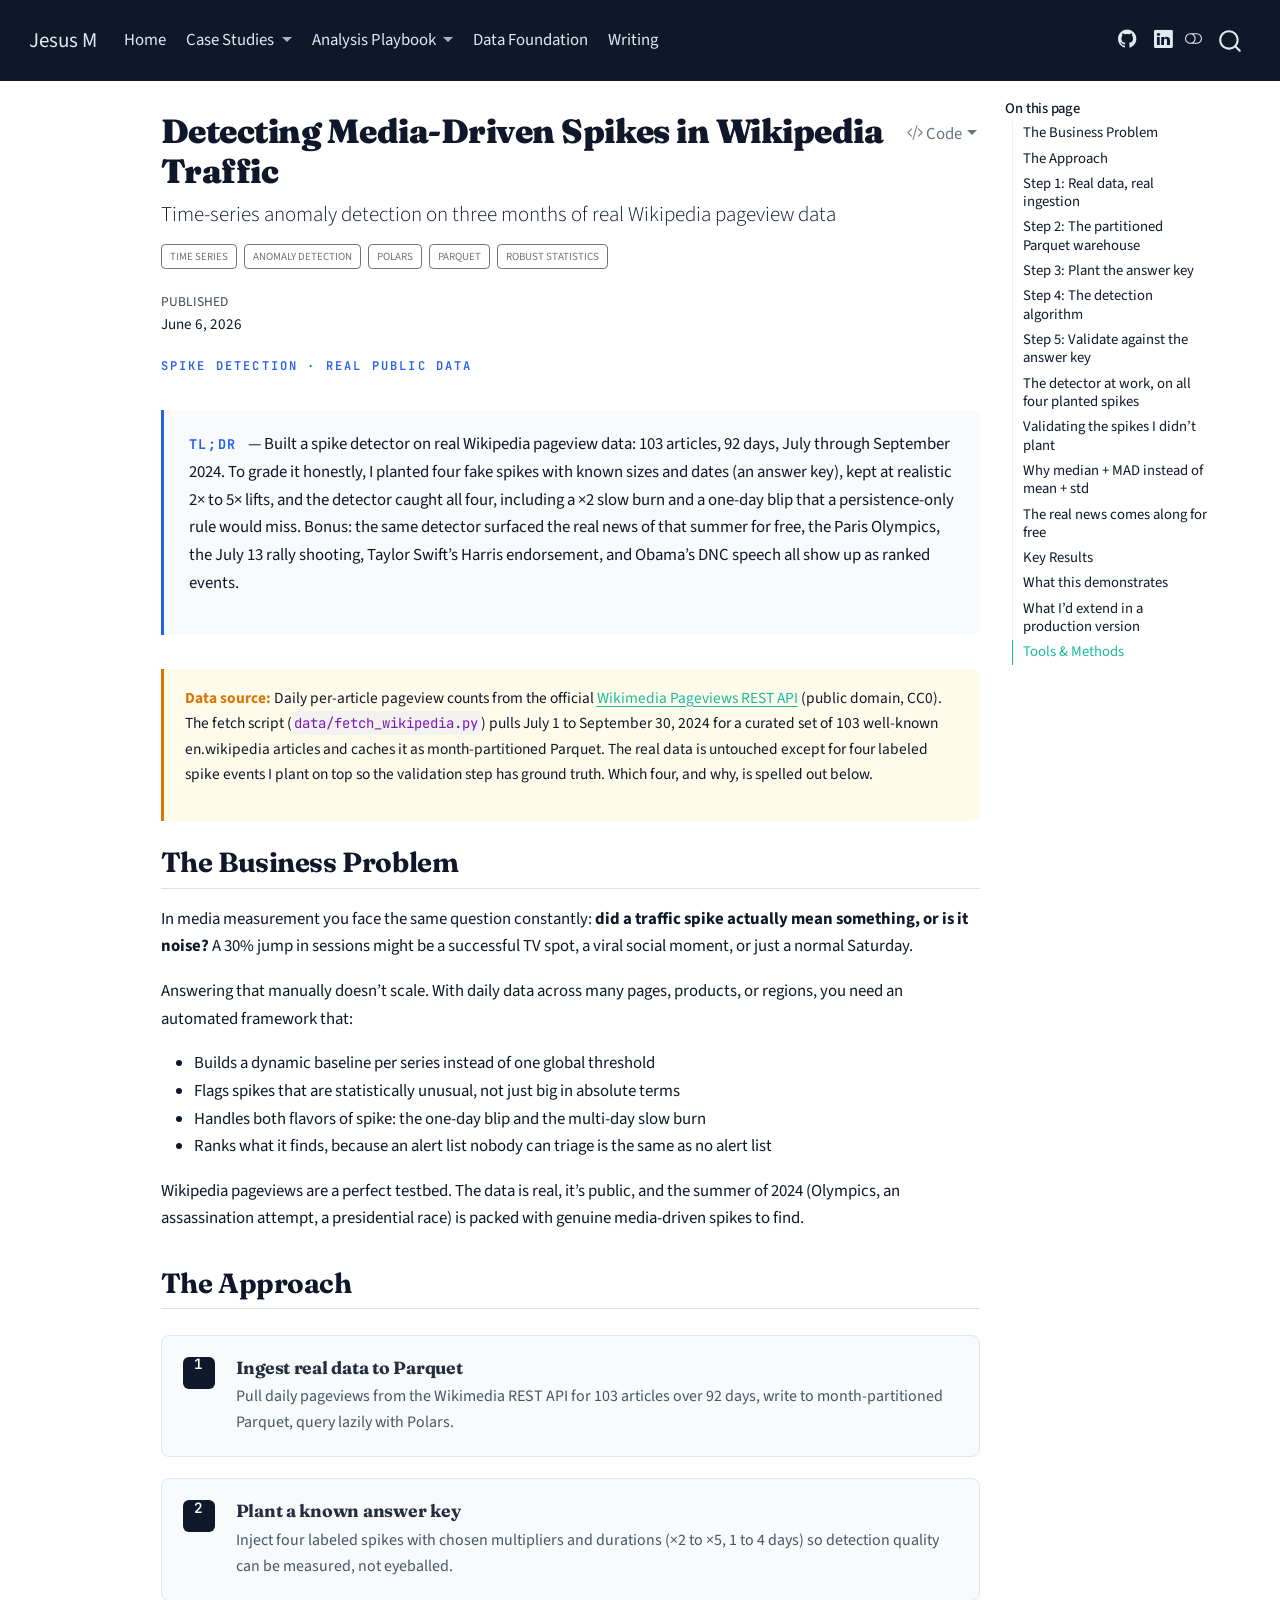
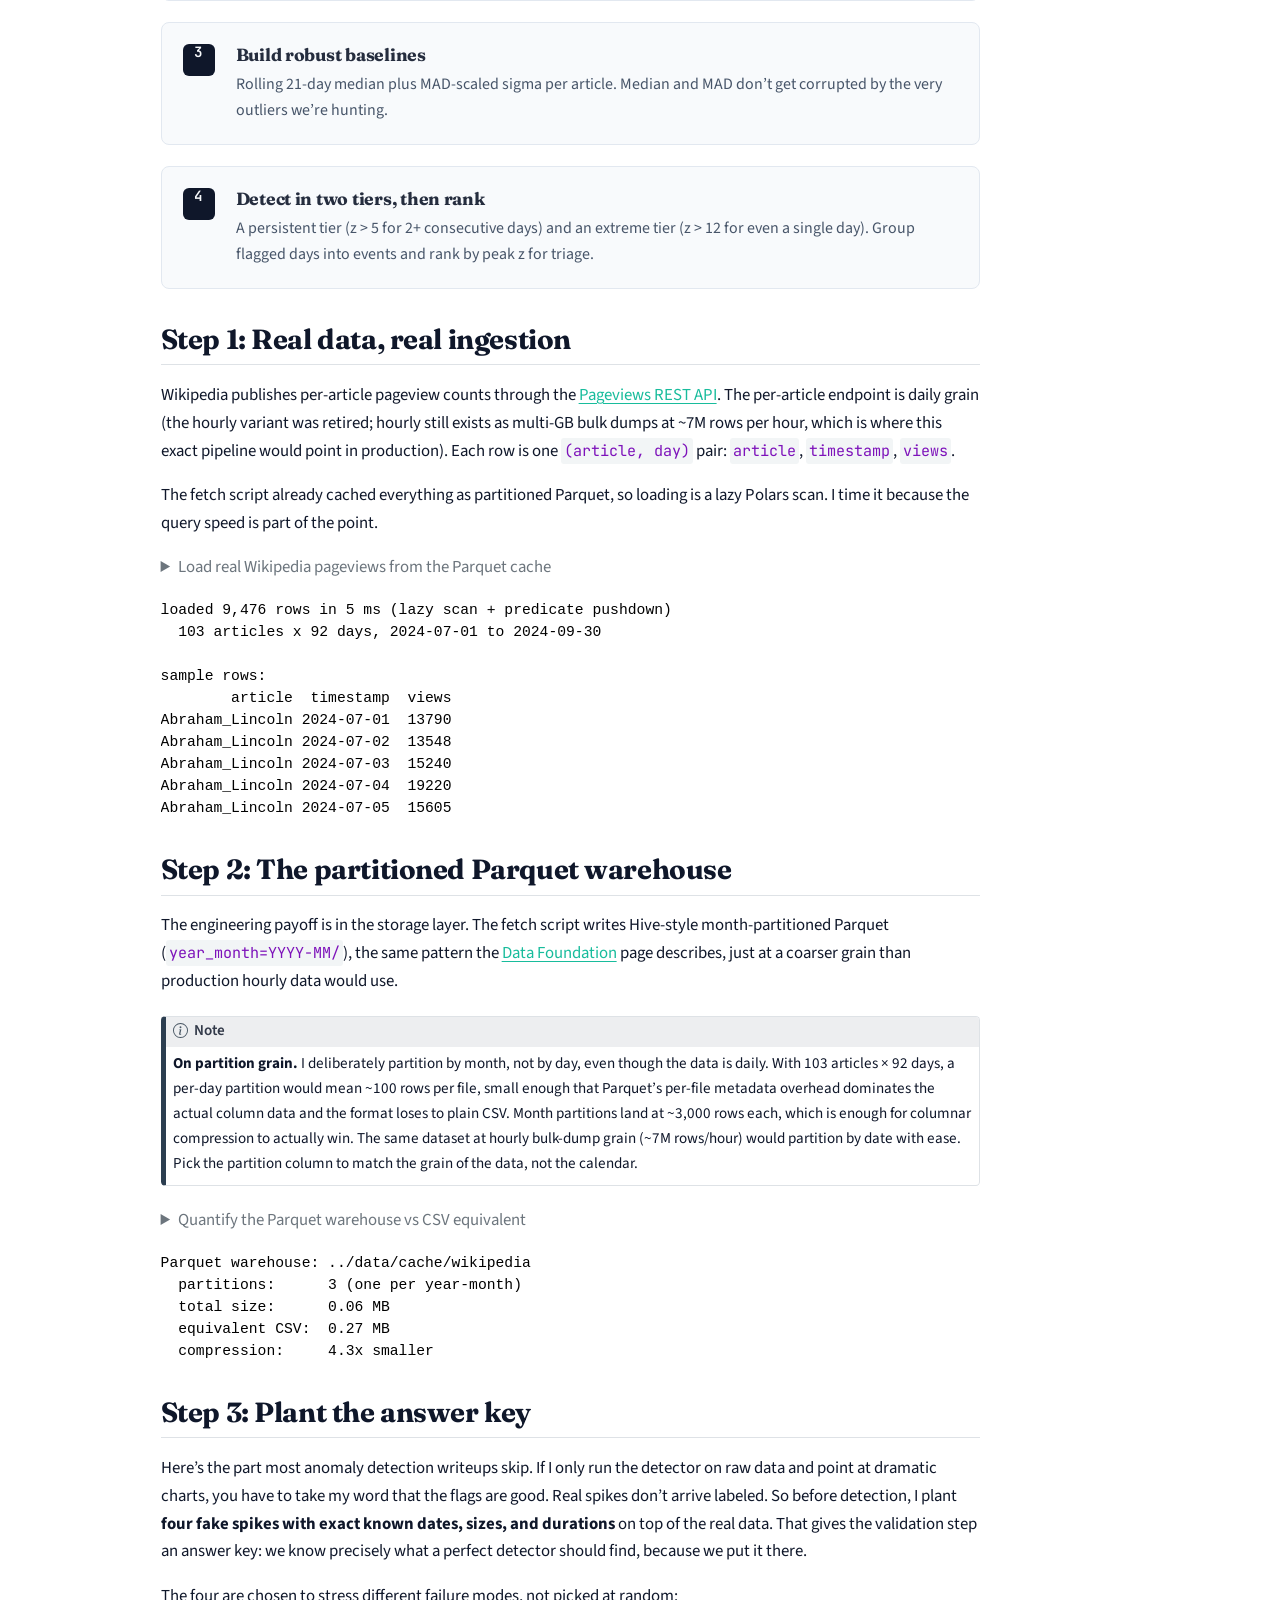
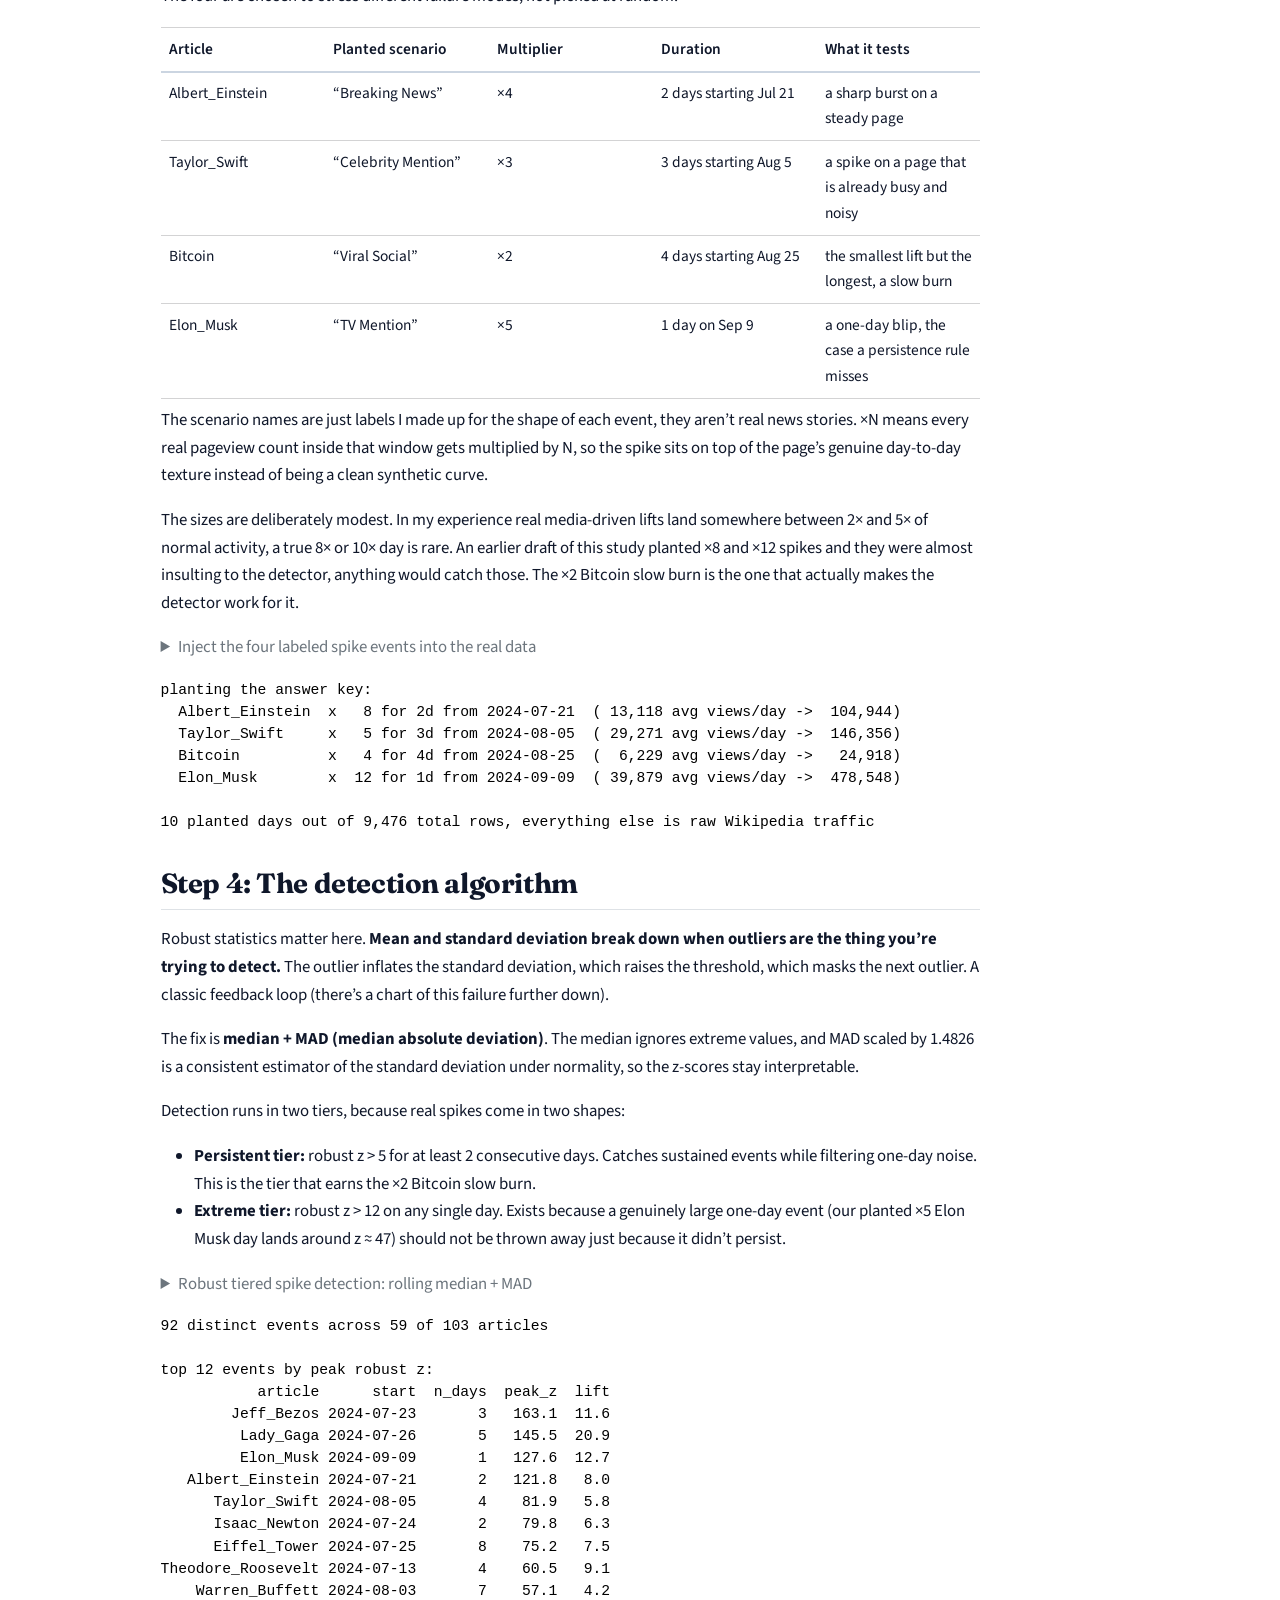
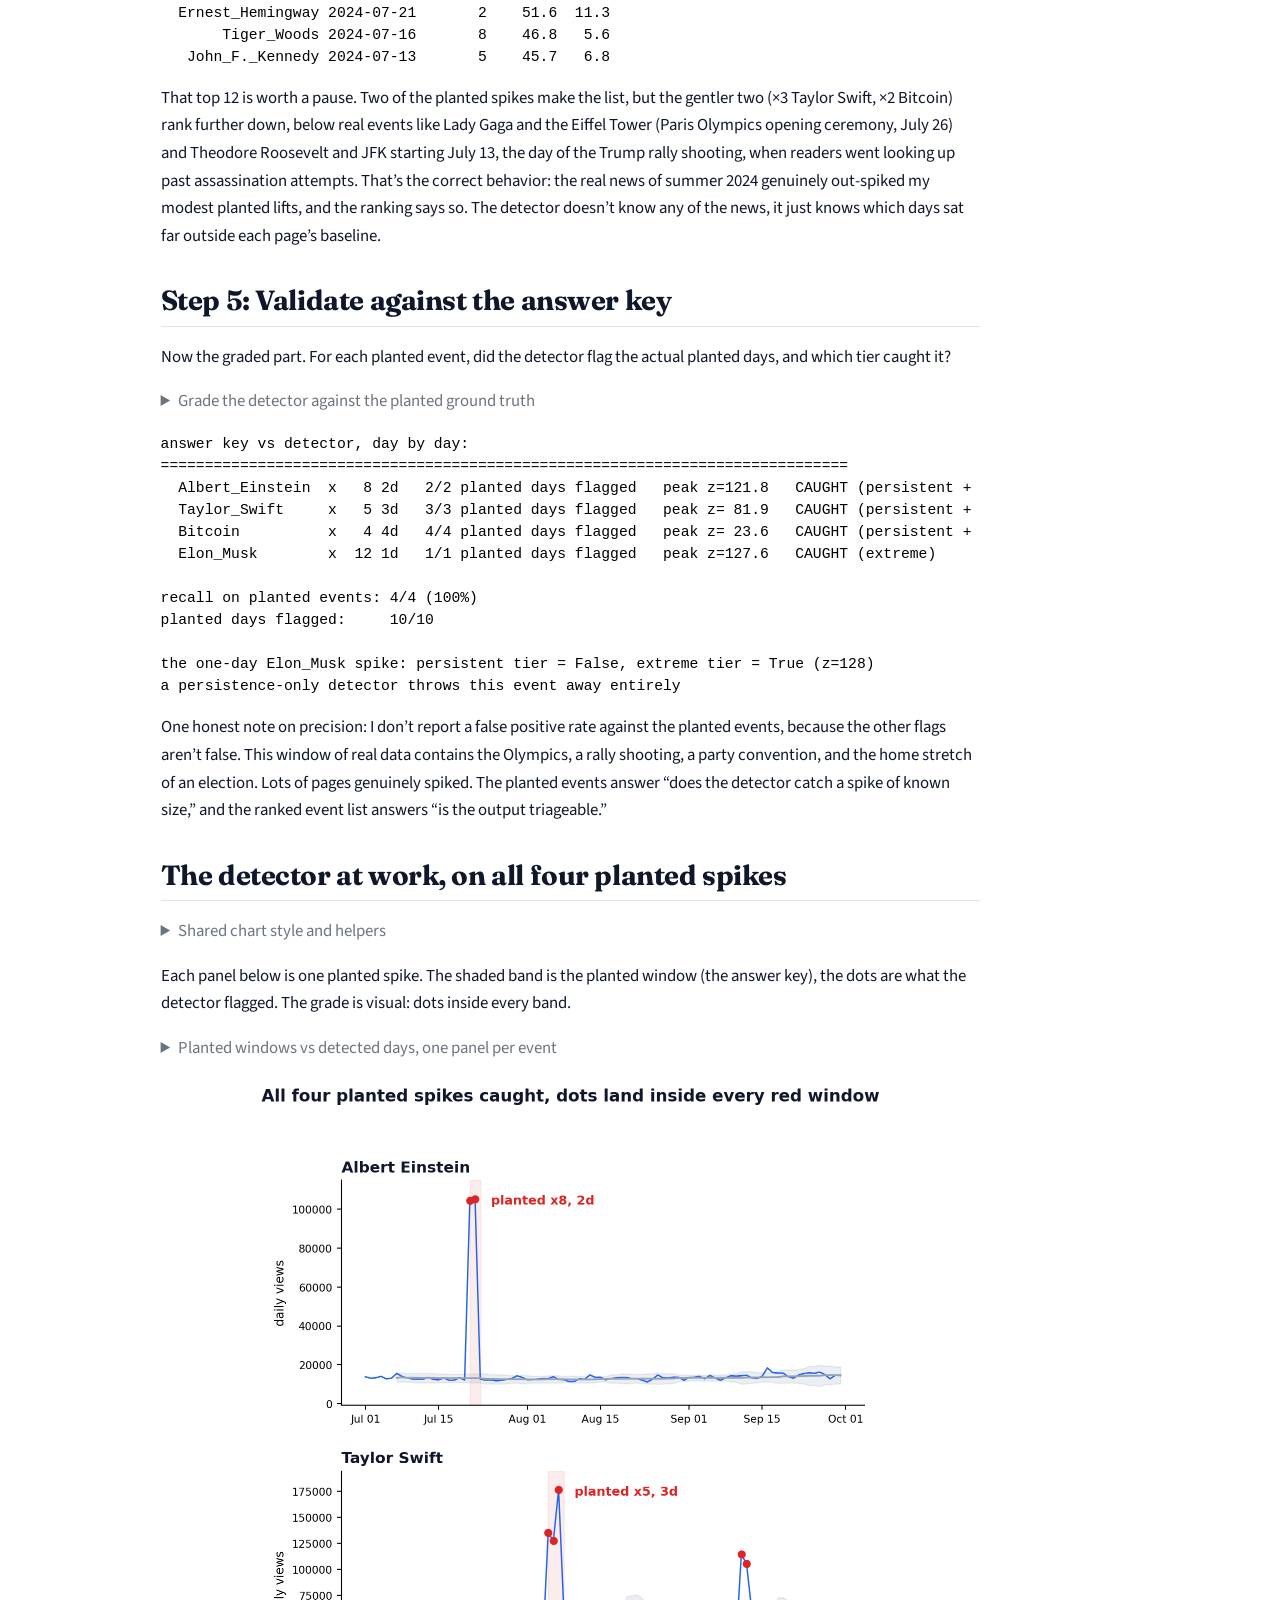
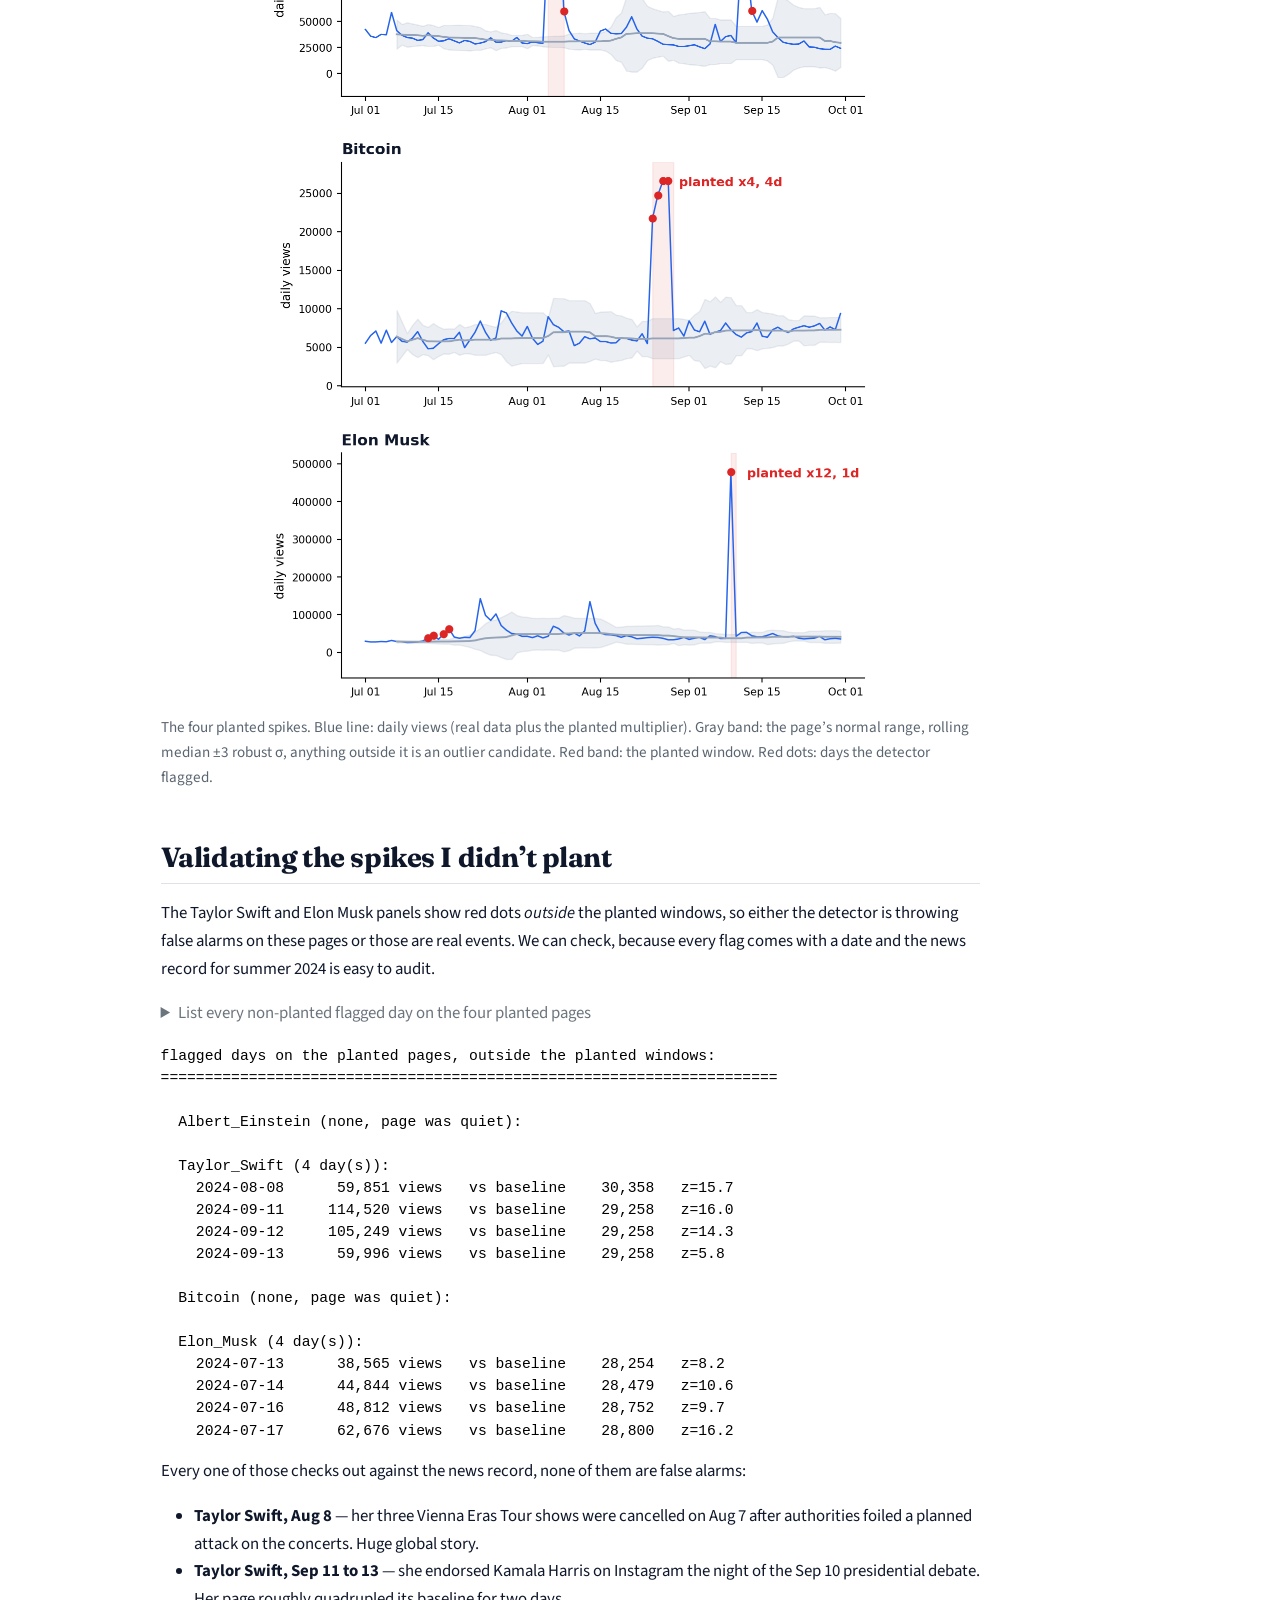
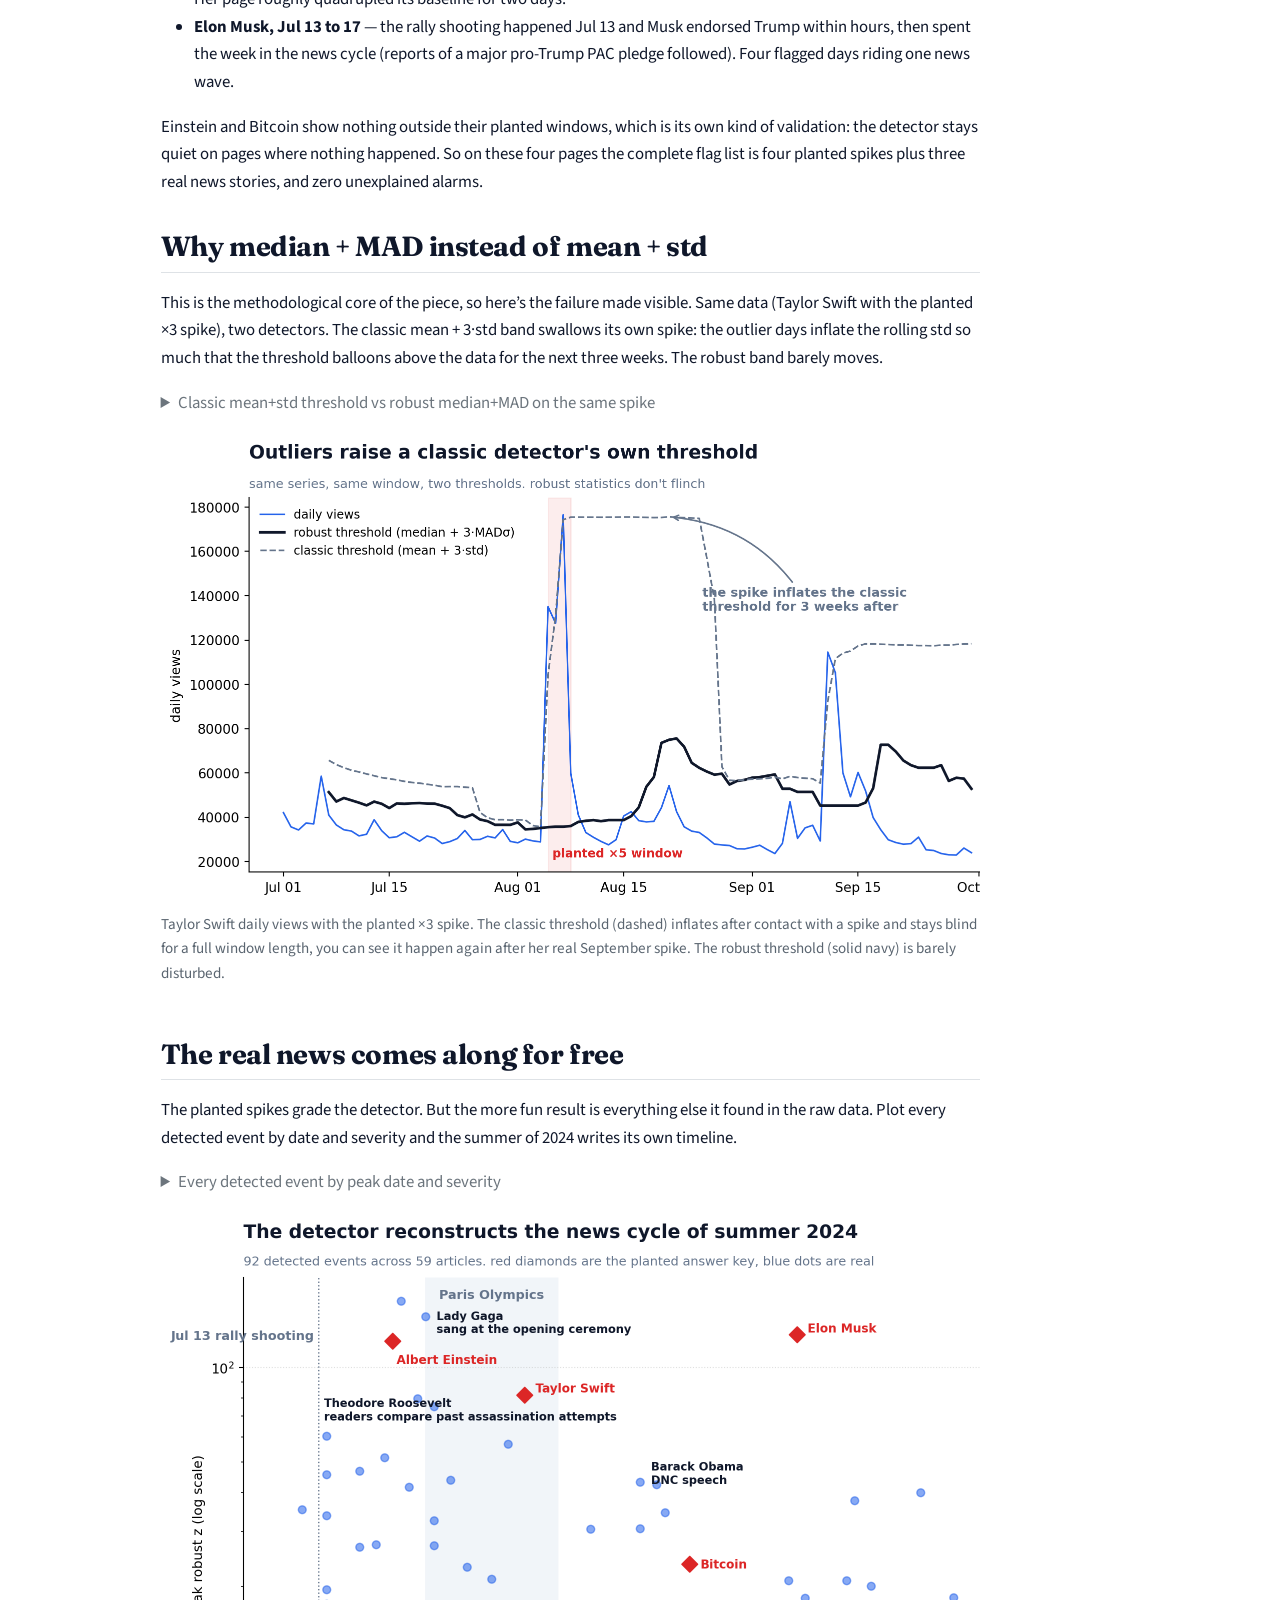
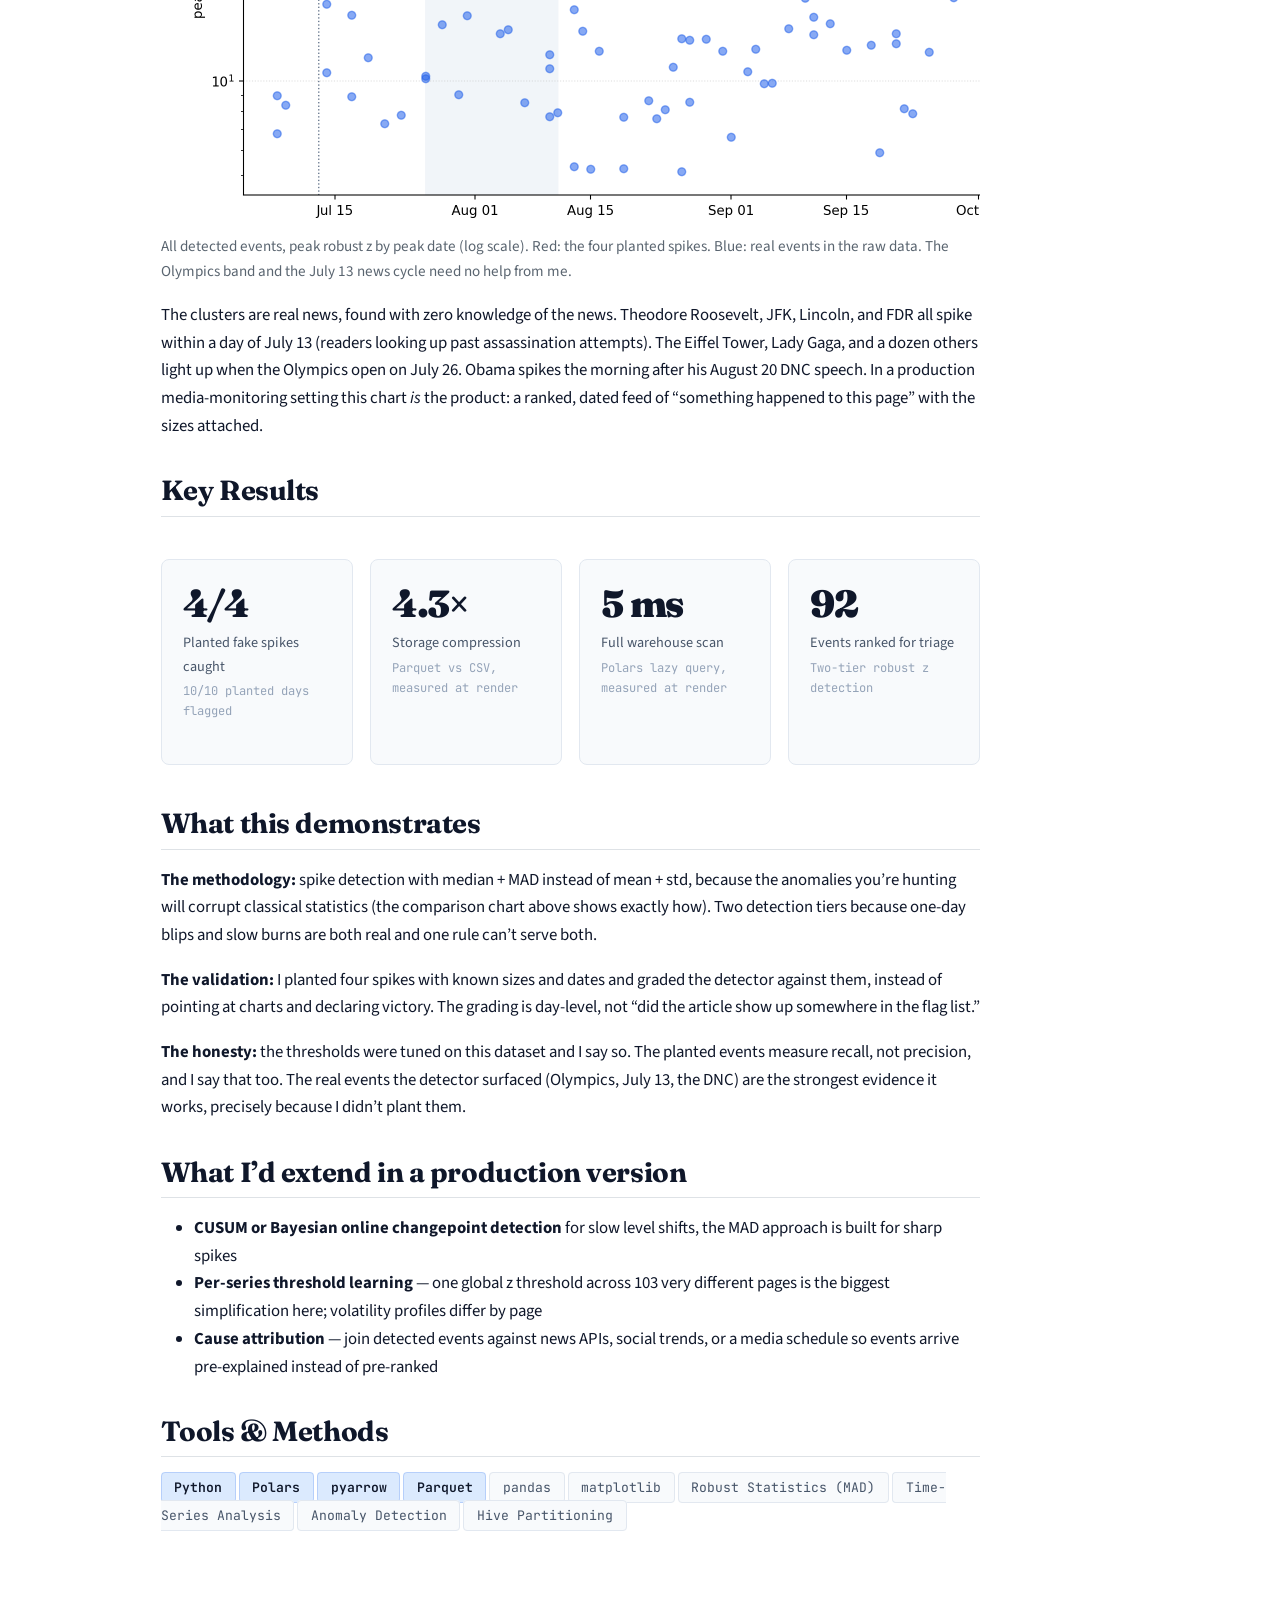
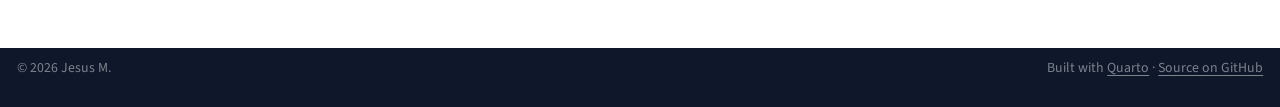
<file: docs/case-studies/spike-detection.html>
<!DOCTYPE html>
<html xmlns="http://www.w3.org/1999/xhtml" lang="en" xml:lang="en"><head>

<meta charset="utf-8">
<meta name="generator" content="quarto-1.9.37">

<meta name="viewport" content="width=device-width, initial-scale=1.0, user-scalable=yes">

<meta name="dcterms.date" content="2026-06-06">

<title>Detecting Media-Driven Spikes in Wikipedia Traffic – Jesus M</title>
<style>
/* Default styles provided by pandoc.
** See https://pandoc.org/MANUAL.html#variables-for-html for config info.
*/
code{white-space: pre-wrap;}
span.smallcaps{font-variant: small-caps;}
div.columns{display: flex; gap: min(4vw, 1.5em);}
div.column{flex: auto; overflow-x: auto;}
div.hanging-indent{margin-left: 1.5em; text-indent: -1.5em;}
ul.task-list{list-style: none;}
ul.task-list li input[type="checkbox"] {
  width: 0.8em;
  margin: 0 0.8em 0.2em -1em; /* quarto-specific, see https://github.com/quarto-dev/quarto-cli/issues/4556 */ 
  vertical-align: middle;
}
/* CSS for syntax highlighting */
html { -webkit-text-size-adjust: 100%; }
pre > code.sourceCode { white-space: pre; position: relative; }
pre > code.sourceCode > span { display: inline-block; line-height: 1.25; }
pre > code.sourceCode > span:empty { height: 1.2em; }
.sourceCode { overflow: visible; }
code.sourceCode > span { color: inherit; text-decoration: inherit; }
div.sourceCode { margin: 1em 0; }
pre.sourceCode { margin: 0; }
@media screen {
div.sourceCode { overflow: auto; }
}
@media print {
pre > code.sourceCode { white-space: pre-wrap; }
pre > code.sourceCode > span { text-indent: -5em; padding-left: 5em; }
}
pre.numberSource code
  { counter-reset: source-line 0; }
pre.numberSource code > span
  { position: relative; left: -4em; counter-increment: source-line; }
pre.numberSource code > span > a:first-child::before
  { content: counter(source-line);
    position: relative; left: -1em; text-align: right; vertical-align: baseline;
    border: none; display: inline-block;
    -webkit-touch-callout: none; -webkit-user-select: none;
    -khtml-user-select: none; -moz-user-select: none;
    -ms-user-select: none; user-select: none;
    padding: 0 4px; width: 4em;
  }
pre.numberSource { margin-left: 3em;  padding-left: 4px; }
div.sourceCode
  {   }
@media screen {
pre > code.sourceCode > span > a:first-child::before { text-decoration: underline; }
}
</style>


<script src="../site_libs/quarto-nav/quarto-nav.js"></script>
<script src="../site_libs/clipboard/clipboard.min.js"></script>
<script src="../site_libs/quarto-search/autocomplete.umd.js"></script>
<script src="../site_libs/quarto-search/fuse.min.js"></script>
<script src="../site_libs/quarto-search/quarto-search.js"></script>
<meta name="quarto:offset" content="../">
<link href="../images/favicon.png" rel="icon" type="image/png">
<script src="../site_libs/quarto-html/quarto.js" type="module"></script>
<script src="../site_libs/quarto-html/tabsets/tabsets.js" type="module"></script>
<script src="../site_libs/quarto-html/popper.min.js"></script>
<script src="../site_libs/quarto-html/tippy.umd.min.js"></script>
<script src="../site_libs/quarto-html/anchor.min.js"></script>
<link href="../site_libs/quarto-html/tippy.css" rel="stylesheet">
<link href="../site_libs/quarto-html/quarto-syntax-highlighting-acf12a64177840b8d86f2d4f01b2e9fb.css" rel="stylesheet" class="quarto-color-scheme" id="quarto-text-highlighting-styles">
<link href="../site_libs/quarto-html/quarto-syntax-highlighting-dark-23bbe8b5e4efc1e257f6d59dce478b08.css" rel="stylesheet" class="quarto-color-scheme quarto-color-alternate" id="quarto-text-highlighting-styles">
<link href="../site_libs/quarto-html/quarto-syntax-highlighting-acf12a64177840b8d86f2d4f01b2e9fb.css" rel="stylesheet" class="quarto-color-scheme-extra" id="quarto-text-highlighting-styles">
<script src="../site_libs/bootstrap/bootstrap.min.js"></script>
<link href="../site_libs/bootstrap/bootstrap-icons.css" rel="stylesheet">
<link href="../site_libs/bootstrap/bootstrap-433884d314a7a9fb88432cc1824ec3f3.min.css" rel="stylesheet" append-hash="true" class="quarto-color-scheme" id="quarto-bootstrap" data-mode="light">
<link href="../site_libs/bootstrap/bootstrap-dark-85f9e96ee97c5c0a065a5c956d03e936.min.css" rel="stylesheet" append-hash="true" class="quarto-color-scheme quarto-color-alternate" id="quarto-bootstrap" data-mode="dark">
<link href="../site_libs/bootstrap/bootstrap-433884d314a7a9fb88432cc1824ec3f3.min.css" rel="stylesheet" append-hash="true" class="quarto-color-scheme-extra" id="quarto-bootstrap" data-mode="light">
<script id="quarto-search-options" type="application/json">{
  "location": "navbar",
  "copy-button": false,
  "collapse-after": 3,
  "panel-placement": "end",
  "type": "overlay",
  "limit": 50,
  "keyboard-shortcut": [
    "f",
    "/",
    "s"
  ],
  "show-item-context": false,
  "language": {
    "search-no-results-text": "No results",
    "search-matching-documents-text": "matching documents",
    "search-copy-link-title": "Copy link to search",
    "search-hide-matches-text": "Hide additional matches",
    "search-more-match-text": "more match in this document",
    "search-more-matches-text": "more matches in this document",
    "search-clear-button-title": "Clear",
    "search-text-placeholder": "",
    "search-detached-cancel-button-title": "Cancel",
    "search-submit-button-title": "Submit",
    "search-label": "Search"
  }
}</script>


<link rel="stylesheet" href="../styles.css">
</head>

<body class="nav-fixed quarto-light"><script id="quarto-html-before-body" type="application/javascript">
    const toggleBodyColorMode = (bsSheetEl) => {
      const mode = bsSheetEl.getAttribute("data-mode");
      const bodyEl = window.document.querySelector("body");
      if (mode === "dark") {
        bodyEl.classList.add("quarto-dark");
        bodyEl.classList.remove("quarto-light");
      } else {
        bodyEl.classList.add("quarto-light");
        bodyEl.classList.remove("quarto-dark");
      }
    }
    const toggleBodyColorPrimary = () => {
      const bsSheetEl = window.document.querySelector("link#quarto-bootstrap:not([rel=disabled-stylesheet])");
      if (bsSheetEl) {
        toggleBodyColorMode(bsSheetEl);
      }
    }
    const setColorSchemeToggle = (alternate) => {
      const toggles = window.document.querySelectorAll('.quarto-color-scheme-toggle');
      for (let i=0; i < toggles.length; i++) {
        const toggle = toggles[i];
        if (toggle) {
          if (alternate) {
            toggle.classList.add("alternate");
          } else {
            toggle.classList.remove("alternate");
          }
        }
      }
    };
    const toggleColorMode = (alternate) => {
      // Switch the stylesheets
      const primaryStylesheets = window.document.querySelectorAll('link.quarto-color-scheme:not(.quarto-color-alternate)');
      const alternateStylesheets = window.document.querySelectorAll('link.quarto-color-scheme.quarto-color-alternate');
      manageTransitions('#quarto-margin-sidebar .nav-link', false);
      if (alternate) {
        // note: dark is layered on light, we don't disable primary!
        enableStylesheet(alternateStylesheets);
        for (const sheetNode of alternateStylesheets) {
          if (sheetNode.id === "quarto-bootstrap") {
            toggleBodyColorMode(sheetNode);
          }
        }
      } else {
        disableStylesheet(alternateStylesheets);
        enableStylesheet(primaryStylesheets)
        toggleBodyColorPrimary();
      }
      manageTransitions('#quarto-margin-sidebar .nav-link', true);
      // Switch the toggles
      setColorSchemeToggle(alternate)
      // Hack to workaround the fact that safari doesn't
      // properly recolor the scrollbar when toggling (#1455)
      if (navigator.userAgent.indexOf('Safari') > 0 && navigator.userAgent.indexOf('Chrome') == -1) {
        manageTransitions("body", false);
        window.scrollTo(0, 1);
        setTimeout(() => {
          window.scrollTo(0, 0);
          manageTransitions("body", true);
        }, 40);
      }
    }
    const disableStylesheet = (stylesheets) => {
      for (let i=0; i < stylesheets.length; i++) {
        const stylesheet = stylesheets[i];
        stylesheet.rel = 'disabled-stylesheet';
      }
    }
    const enableStylesheet = (stylesheets) => {
      for (let i=0; i < stylesheets.length; i++) {
        const stylesheet = stylesheets[i];
        if(stylesheet.rel !== 'stylesheet') { // for Chrome, which will still FOUC without this check
          stylesheet.rel = 'stylesheet';
        }
      }
    }
    const manageTransitions = (selector, allowTransitions) => {
      const els = window.document.querySelectorAll(selector);
      for (let i=0; i < els.length; i++) {
        const el = els[i];
        if (allowTransitions) {
          el.classList.remove('notransition');
        } else {
          el.classList.add('notransition');
        }
      }
    }
    const isFileUrl = () => {
      return window.location.protocol === 'file:';
    }
    const hasAlternateSentinel = () => {
      let styleSentinel = getColorSchemeSentinel();
      if (styleSentinel !== null) {
        return styleSentinel === "alternate";
      } else {
        return false;
      }
    }
    const setStyleSentinel = (alternate) => {
      const value = alternate ? "alternate" : "default";
      if (!isFileUrl()) {
        window.localStorage.setItem("quarto-color-scheme", value);
      } else {
        localAlternateSentinel = value;
      }
    }
    const getColorSchemeSentinel = () => {
      if (!isFileUrl()) {
        const storageValue = window.localStorage.getItem("quarto-color-scheme");
        return storageValue != null ? storageValue : localAlternateSentinel;
      } else {
        return localAlternateSentinel;
      }
    }
    const toggleGiscusIfUsed = (isAlternate, darkModeDefault) => {
      const baseTheme = document.querySelector('#giscus-base-theme')?.value ?? 'light';
      const alternateTheme = document.querySelector('#giscus-alt-theme')?.value ?? 'dark';
      let newTheme = '';
      if(authorPrefersDark) {
        newTheme = isAlternate ? baseTheme : alternateTheme;
      } else {
        newTheme = isAlternate ? alternateTheme : baseTheme;
      }
      const changeGiscusTheme = () => {
        // From: https://github.com/giscus/giscus/issues/336
        const sendMessage = (message) => {
          const iframe = document.querySelector('iframe.giscus-frame');
          if (!iframe) return;
          iframe.contentWindow.postMessage({ giscus: message }, 'https://giscus.app');
        }
        sendMessage({
          setConfig: {
            theme: newTheme
          }
        });
      }
      const isGiscussLoaded = window.document.querySelector('iframe.giscus-frame') !== null;
      if (isGiscussLoaded) {
        changeGiscusTheme();
      }
    };
    const authorPrefersDark = false;
    const darkModeDefault = authorPrefersDark;
      document.querySelector('link#quarto-text-highlighting-styles.quarto-color-scheme-extra').rel = 'disabled-stylesheet';
      document.querySelector('link#quarto-bootstrap.quarto-color-scheme-extra').rel = 'disabled-stylesheet';
    let localAlternateSentinel = darkModeDefault ? 'alternate' : 'default';
    // Dark / light mode switch
    window.quartoToggleColorScheme = () => {
      // Read the current dark / light value
      let toAlternate = !hasAlternateSentinel();
      toggleColorMode(toAlternate);
      setStyleSentinel(toAlternate);
      toggleGiscusIfUsed(toAlternate, darkModeDefault);
      window.dispatchEvent(new Event('resize'));
    };
    // Switch to dark mode if need be
    if (hasAlternateSentinel()) {
      toggleColorMode(true);
    } else {
      toggleColorMode(false);
    }
  </script>

<div id="quarto-search-results"></div>
  <header id="quarto-header" class="headroom fixed-top">
    <nav class="navbar navbar-expand-lg " data-bs-theme="dark">
      <div class="navbar-container container-fluid">
      <div class="navbar-brand-container mx-auto">
    <a class="navbar-brand" href="../index.html">
    <span class="navbar-title">Jesus M</span>
    </a>
  </div>
            <div id="quarto-search" class="" title="Search"></div>
          <button class="navbar-toggler" type="button" data-bs-toggle="collapse" data-bs-target="#navbarCollapse" aria-controls="navbarCollapse" role="menu" aria-expanded="false" aria-label="Toggle navigation" onclick="if (window.quartoToggleHeadroom) { window.quartoToggleHeadroom(); }">
  <span class="navbar-toggler-icon"></span>
</button>
          <div class="collapse navbar-collapse" id="navbarCollapse">
            <ul class="navbar-nav navbar-nav-scroll me-auto">
  <li class="nav-item">
    <a class="nav-link" href="../index.html"> 
<span class="menu-text">Home</span></a>
  </li>  
  <li class="nav-item dropdown ">
    <a class="nav-link dropdown-toggle" href="#" id="nav-menu-case-studies" role="link" data-bs-toggle="dropdown" aria-expanded="false">
 <span class="menu-text">Case Studies</span>
    </a>
    <ul class="dropdown-menu" aria-labelledby="nav-menu-case-studies">    
        <li>
    <a class="dropdown-item" href="../case-studies/spike-detection.html">
 <span class="dropdown-text">Spike Detection (Wikipedia · Parquet)</span></a>
  </li>  
        <li>
    <a class="dropdown-item" href="../case-studies/political-ad-spend.html">
 <span class="dropdown-text">Political Media Spend (FEC · Parquet)</span></a>
  </li>  
        <li>
    <a class="dropdown-item" href="../case-studies/automated-pipeline.html">
 <span class="dropdown-text">Automated Pipeline (CMS · R)</span></a>
  </li>  
    </ul>
  </li>
  <li class="nav-item dropdown ">
    <a class="nav-link dropdown-toggle" href="#" id="nav-menu-analysis-playbook" role="link" data-bs-toggle="dropdown" aria-expanded="false">
 <span class="menu-text">Analysis Playbook</span>
    </a>
    <ul class="dropdown-menu" aria-labelledby="nav-menu-analysis-playbook">    
        <li>
    <a class="dropdown-item" href="../analysis/index.html">
 <span class="dropdown-text">Overview</span></a>
  </li>  
        <li>
    <a class="dropdown-item" href="../analysis/trends/index.html">
 <span class="dropdown-text">Trends &amp; Time Series</span></a>
  </li>  
        <li>
    <a class="dropdown-item" href="../analysis/comparison/index.html">
 <span class="dropdown-text">Comparison</span></a>
  </li>  
        <li>
    <a class="dropdown-item" href="../analysis/distributions/index.html">
 <span class="dropdown-text">Distributions &amp; Uncertainty</span></a>
  </li>  
        <li>
    <a class="dropdown-item" href="../analysis/experiments/index.html">
 <span class="dropdown-text">Experiment Readouts</span></a>
  </li>  
        <li>
    <a class="dropdown-item" href="../analysis/kpis/index.html">
 <span class="dropdown-text">KPIs &amp; Metrics</span></a>
  </li>  
    </ul>
  </li>
  <li class="nav-item">
    <a class="nav-link" href="../data-foundation/data-engineering.html"> 
<span class="menu-text">Data Foundation</span></a>
  </li>  
  <li class="nav-item">
    <a class="nav-link" href="../posts/code-driven-reporting.html"> 
<span class="menu-text">Writing</span></a>
  </li>  
</ul>
            <ul class="navbar-nav navbar-nav-scroll ms-auto">
  <li class="nav-item compact">
    <a class="nav-link" href="https://github.com/idgesus"> <i class="bi bi-github" role="img" aria-label="GitHub">
</i> 
<span class="menu-text"></span></a>
  </li>  
  <li class="nav-item compact">
    <a class="nav-link" href="https://linkedin.com/in/mejiajesus"> <i class="bi bi-linkedin" role="img" aria-label="LinkedIn">
</i> 
<span class="menu-text"></span></a>
  </li>  
</ul>
          </div> <!-- /navcollapse -->
            <div class="quarto-navbar-tools">
  <a href="" class="quarto-color-scheme-toggle quarto-navigation-tool  px-1" onclick="window.quartoToggleColorScheme(); return false;" title="Toggle dark mode"><i class="bi"></i></a>
</div>
      </div> <!-- /container-fluid -->
    </nav>
</header>
<!-- content -->
<div id="quarto-content" class="quarto-container page-columns page-rows-contents page-layout-article page-navbar">
<!-- sidebar -->
<!-- margin-sidebar -->
    <div id="quarto-margin-sidebar" class="sidebar margin-sidebar">
        <nav id="TOC" role="doc-toc" class="toc-active">
    <h2 id="toc-title">On this page</h2>
   
  <ul>
  <li><a href="#the-business-problem" id="toc-the-business-problem" class="nav-link active" data-scroll-target="#the-business-problem">The Business Problem</a></li>
  <li><a href="#the-approach" id="toc-the-approach" class="nav-link" data-scroll-target="#the-approach">The Approach</a></li>
  <li><a href="#step-1-real-data-real-ingestion" id="toc-step-1-real-data-real-ingestion" class="nav-link" data-scroll-target="#step-1-real-data-real-ingestion">Step 1: Real data, real ingestion</a></li>
  <li><a href="#step-2-the-partitioned-parquet-warehouse" id="toc-step-2-the-partitioned-parquet-warehouse" class="nav-link" data-scroll-target="#step-2-the-partitioned-parquet-warehouse">Step 2: The partitioned Parquet warehouse</a></li>
  <li><a href="#step-3-plant-the-answer-key" id="toc-step-3-plant-the-answer-key" class="nav-link" data-scroll-target="#step-3-plant-the-answer-key">Step 3: Plant the answer key</a></li>
  <li><a href="#step-4-the-detection-algorithm" id="toc-step-4-the-detection-algorithm" class="nav-link" data-scroll-target="#step-4-the-detection-algorithm">Step 4: The detection algorithm</a></li>
  <li><a href="#step-5-validate-against-the-answer-key" id="toc-step-5-validate-against-the-answer-key" class="nav-link" data-scroll-target="#step-5-validate-against-the-answer-key">Step 5: Validate against the answer key</a></li>
  <li><a href="#the-detector-at-work-on-all-four-planted-spikes" id="toc-the-detector-at-work-on-all-four-planted-spikes" class="nav-link" data-scroll-target="#the-detector-at-work-on-all-four-planted-spikes">The detector at work, on all four planted spikes</a></li>
  <li><a href="#validating-the-spikes-i-didnt-plant" id="toc-validating-the-spikes-i-didnt-plant" class="nav-link" data-scroll-target="#validating-the-spikes-i-didnt-plant">Validating the spikes I didn’t plant</a></li>
  <li><a href="#why-median-mad-instead-of-mean-std" id="toc-why-median-mad-instead-of-mean-std" class="nav-link" data-scroll-target="#why-median-mad-instead-of-mean-std">Why median + MAD instead of mean + std</a></li>
  <li><a href="#the-real-news-comes-along-for-free" id="toc-the-real-news-comes-along-for-free" class="nav-link" data-scroll-target="#the-real-news-comes-along-for-free">The real news comes along for free</a></li>
  <li><a href="#key-results" id="toc-key-results" class="nav-link" data-scroll-target="#key-results">Key Results</a></li>
  <li><a href="#what-this-demonstrates" id="toc-what-this-demonstrates" class="nav-link" data-scroll-target="#what-this-demonstrates">What this demonstrates</a></li>
  <li><a href="#what-id-extend-in-a-production-version" id="toc-what-id-extend-in-a-production-version" class="nav-link" data-scroll-target="#what-id-extend-in-a-production-version">What I’d extend in a production version</a></li>
  <li><a href="#tools-methods" id="toc-tools-methods" class="nav-link" data-scroll-target="#tools-methods">Tools &amp; Methods</a></li>
  </ul>
</nav>
    </div>
<!-- main -->
<main class="content" id="quarto-document-content">


<header id="title-block-header" class="quarto-title-block default">
<div class="quarto-title">
<div class="quarto-title-block"><div><h1 class="title">Detecting Media-Driven Spikes in Wikipedia Traffic</h1><button type="button" class="btn code-tools-button dropdown-toggle" id="quarto-code-tools-menu" data-bs-toggle="dropdown" aria-expanded="false"><i class="bi"></i> Code</button><ul class="dropdown-menu dropdown-menu-end" aria-labelelledby="quarto-code-tools-menu"><li><a id="quarto-show-all-code" class="dropdown-item" href="javascript:void(0)" role="button">Show All Code</a></li><li><a id="quarto-hide-all-code" class="dropdown-item" href="javascript:void(0)" role="button">Hide All Code</a></li><li><hr class="dropdown-divider"></li><li><a id="quarto-view-source" class="dropdown-item" href="javascript:void(0)" role="button">View Source</a></li></ul></div></div>
<p class="subtitle lead">Time-series anomaly detection on three months of real Wikipedia pageview data</p>
  <div class="quarto-categories">
    <div class="quarto-category">Time Series</div>
    <div class="quarto-category">Anomaly Detection</div>
    <div class="quarto-category">Polars</div>
    <div class="quarto-category">Parquet</div>
    <div class="quarto-category">Robust Statistics</div>
  </div>
  </div>



<div class="quarto-title-meta">

    
    <div>
    <div class="quarto-title-meta-heading">Published</div>
    <div class="quarto-title-meta-contents">
      <p class="date">June 6, 2026</p>
    </div>
  </div>
  
    
  </div>
  


</header>


<div class="section-label">
<p>Spike Detection · Real Public Data</p>
</div>
<div class="tldr">
<p><strong>TL;DR</strong> — Built a spike detector on real Wikipedia pageview data: 103 articles, 92 days, July through September 2024. To grade it honestly, I planted four fake spikes with known sizes and dates (an answer key), kept at realistic 2× to 5× lifts, and the detector caught all four, including a ×2 slow burn and a one-day blip that a persistence-only rule would miss. Bonus: the same detector surfaced the real news of that summer for free, the Paris Olympics, the July 13 rally shooting, Taylor Swift’s Harris endorsement, and Obama’s DNC speech all show up as ranked events.</p>
</div>
<div class="callout-data">
<p><strong>Data source:</strong> Daily per-article pageview counts from the official <a href="https://wikimedia.org/api/rest_v1/">Wikimedia Pageviews REST API</a> (public domain, CC0). The fetch script (<code>data/fetch_wikipedia.py</code>) pulls July 1 to September 30, 2024 for a curated set of 103 well-known en.wikipedia articles and caches it as month-partitioned Parquet. The real data is untouched except for four labeled spike events I plant on top so the validation step has ground truth. Which four, and why, is spelled out below.</p>
</div>
<section id="the-business-problem" class="level2">
<h2 class="anchored" data-anchor-id="the-business-problem">The Business Problem</h2>
<p>In media measurement you face the same question constantly: <strong>did a traffic spike actually mean something, or is it noise?</strong> A 30% jump in sessions might be a successful TV spot, a viral social moment, or just a normal Saturday.</p>
<p>Answering that manually doesn’t scale. With daily data across many pages, products, or regions, you need an automated framework that:</p>
<ul>
<li>Builds a dynamic baseline per series instead of one global threshold</li>
<li>Flags spikes that are statistically unusual, not just big in absolute terms</li>
<li>Handles both flavors of spike: the one-day blip and the multi-day slow burn</li>
<li>Ranks what it finds, because an alert list nobody can triage is the same as no alert list</li>
</ul>
<p>Wikipedia pageviews are a perfect testbed. The data is real, it’s public, and the summer of 2024 (Olympics, an assassination attempt, a presidential race) is packed with genuine media-driven spikes to find.</p>
</section>
<section id="the-approach" class="level2">
<h2 class="anchored" data-anchor-id="the-approach">The Approach</h2>
<div class="approach-grid">
<div class="step">
<div class="step-num">
<p>1</p>
</div>
<section id="ingest-real-data-to-parquet" class="level4 step-body">
<h4 class="anchored" data-anchor-id="ingest-real-data-to-parquet">Ingest real data to Parquet</h4>
<p>Pull daily pageviews from the Wikimedia REST API for 103 articles over 92 days, write to month-partitioned Parquet, query lazily with Polars.</p>
</section>
</div>
<div class="step">
<div class="step-num">
<p>2</p>
</div>
<section id="plant-a-known-answer-key" class="level4 step-body">
<h4 class="anchored" data-anchor-id="plant-a-known-answer-key">Plant a known answer key</h4>
<p>Inject four labeled spikes with chosen multipliers and durations (×2 to ×5, 1 to 4 days) so detection quality can be measured, not eyeballed.</p>
</section>
</div>
<div class="step">
<div class="step-num">
<p>3</p>
</div>
<section id="build-robust-baselines" class="level4 step-body">
<h4 class="anchored" data-anchor-id="build-robust-baselines">Build robust baselines</h4>
<p>Rolling 21-day median plus MAD-scaled sigma per article. Median and MAD don’t get corrupted by the very outliers we’re hunting.</p>
</section>
</div>
<div class="step">
<div class="step-num">
<p>4</p>
</div>
<section id="detect-in-two-tiers-then-rank" class="level4 step-body">
<h4 class="anchored" data-anchor-id="detect-in-two-tiers-then-rank">Detect in two tiers, then rank</h4>
<p>A persistent tier (z &gt; 5 for 2+ consecutive days) and an extreme tier (z &gt; 12 for even a single day). Group flagged days into events and rank by peak z for triage.</p>
</section>
</div>
</div>
</section>
<section id="step-1-real-data-real-ingestion" class="level2">
<h2 class="anchored" data-anchor-id="step-1-real-data-real-ingestion">Step 1: Real data, real ingestion</h2>
<p>Wikipedia publishes per-article pageview counts through the <a href="https://wikimedia.org/api/rest_v1/">Pageviews REST API</a>. The per-article endpoint is daily grain (the hourly variant was retired; hourly still exists as multi-GB bulk dumps at ~7M rows per hour, which is where this exact pipeline would point in production). Each row is one <code>(article, day)</code> pair: <code>article</code>, <code>timestamp</code>, <code>views</code>.</p>
<p>The fetch script already cached everything as partitioned Parquet, so loading is a lazy Polars scan. I time it because the query speed is part of the point.</p>
<div id="load-wiki-data" class="cell" data-execution_count="1">
<details class="code-fold">
<summary>Load real Wikipedia pageviews from the Parquet cache</summary>
<div class="code-copy-outer-scaffold"><div class="sourceCode cell-code" id="cb1"><pre class="sourceCode python code-with-copy"><code class="sourceCode python"><span id="cb1-1"><a href="#cb1-1" aria-hidden="true" tabindex="-1"></a><span class="im">import</span> json</span>
<span id="cb1-2"><a href="#cb1-2" aria-hidden="true" tabindex="-1"></a><span class="im">import</span> time</span>
<span id="cb1-3"><a href="#cb1-3" aria-hidden="true" tabindex="-1"></a><span class="im">from</span> pathlib <span class="im">import</span> Path</span>
<span id="cb1-4"><a href="#cb1-4" aria-hidden="true" tabindex="-1"></a><span class="im">import</span> numpy <span class="im">as</span> np</span>
<span id="cb1-5"><a href="#cb1-5" aria-hidden="true" tabindex="-1"></a><span class="im">import</span> pandas <span class="im">as</span> pd</span>
<span id="cb1-6"><a href="#cb1-6" aria-hidden="true" tabindex="-1"></a><span class="im">import</span> polars <span class="im">as</span> pl</span>
<span id="cb1-7"><a href="#cb1-7" aria-hidden="true" tabindex="-1"></a></span>
<span id="cb1-8"><a href="#cb1-8" aria-hidden="true" tabindex="-1"></a>CACHE <span class="op">=</span> Path(<span class="st">"../data/cache/wikipedia"</span>)</span>
<span id="cb1-9"><a href="#cb1-9" aria-hidden="true" tabindex="-1"></a><span class="cf">if</span> <span class="kw">not</span> CACHE.exists() <span class="kw">or</span> <span class="kw">not</span> <span class="bu">any</span>(CACHE.glob(<span class="st">"year_month=*/*.parquet"</span>)):</span>
<span id="cb1-10"><a href="#cb1-10" aria-hidden="true" tabindex="-1"></a>    <span class="cf">raise</span> <span class="pp">FileNotFoundError</span>(</span>
<span id="cb1-11"><a href="#cb1-11" aria-hidden="true" tabindex="-1"></a>        <span class="st">"Wikipedia pageview cache not found. Run "</span></span>
<span id="cb1-12"><a href="#cb1-12" aria-hidden="true" tabindex="-1"></a>        <span class="st">"`python data/fetch_wikipedia.py` from the project root first."</span></span>
<span id="cb1-13"><a href="#cb1-13" aria-hidden="true" tabindex="-1"></a>    )</span>
<span id="cb1-14"><a href="#cb1-14" aria-hidden="true" tabindex="-1"></a></span>
<span id="cb1-15"><a href="#cb1-15" aria-hidden="true" tabindex="-1"></a>t0 <span class="op">=</span> time.perf_counter()</span>
<span id="cb1-16"><a href="#cb1-16" aria-hidden="true" tabindex="-1"></a>wiki <span class="op">=</span> (</span>
<span id="cb1-17"><a href="#cb1-17" aria-hidden="true" tabindex="-1"></a>    pl.scan_parquet(<span class="bu">str</span>(CACHE <span class="op">/</span> <span class="st">"**/*.parquet"</span>))</span>
<span id="cb1-18"><a href="#cb1-18" aria-hidden="true" tabindex="-1"></a>    .<span class="bu">filter</span>(pl.col(<span class="st">"project"</span>) <span class="op">==</span> <span class="st">"en.wikipedia"</span>)</span>
<span id="cb1-19"><a href="#cb1-19" aria-hidden="true" tabindex="-1"></a>    .select([<span class="st">"article"</span>, <span class="st">"timestamp"</span>, <span class="st">"views"</span>])</span>
<span id="cb1-20"><a href="#cb1-20" aria-hidden="true" tabindex="-1"></a>    .sort([<span class="st">"article"</span>, <span class="st">"timestamp"</span>])</span>
<span id="cb1-21"><a href="#cb1-21" aria-hidden="true" tabindex="-1"></a>    .collect()</span>
<span id="cb1-22"><a href="#cb1-22" aria-hidden="true" tabindex="-1"></a>)</span>
<span id="cb1-23"><a href="#cb1-23" aria-hidden="true" tabindex="-1"></a>query_ms <span class="op">=</span> (time.perf_counter() <span class="op">-</span> t0) <span class="op">*</span> <span class="dv">1000</span></span>
<span id="cb1-24"><a href="#cb1-24" aria-hidden="true" tabindex="-1"></a></span>
<span id="cb1-25"><a href="#cb1-25" aria-hidden="true" tabindex="-1"></a>df <span class="op">=</span> wiki.to_pandas()</span>
<span id="cb1-26"><a href="#cb1-26" aria-hidden="true" tabindex="-1"></a>df[<span class="st">"timestamp"</span>] <span class="op">=</span> pd.to_datetime(df[<span class="st">"timestamp"</span>])</span>
<span id="cb1-27"><a href="#cb1-27" aria-hidden="true" tabindex="-1"></a></span>
<span id="cb1-28"><a href="#cb1-28" aria-hidden="true" tabindex="-1"></a>n_articles <span class="op">=</span> df[<span class="st">"article"</span>].nunique()</span>
<span id="cb1-29"><a href="#cb1-29" aria-hidden="true" tabindex="-1"></a>n_days <span class="op">=</span> df[<span class="st">"timestamp"</span>].nunique()</span>
<span id="cb1-30"><a href="#cb1-30" aria-hidden="true" tabindex="-1"></a><span class="bu">print</span>(<span class="ss">f"loaded </span><span class="sc">{</span><span class="bu">len</span>(df)<span class="sc">:,}</span><span class="ss"> rows in </span><span class="sc">{</span>query_ms<span class="sc">:.0f}</span><span class="ss"> ms (lazy scan + predicate pushdown)"</span>)</span>
<span id="cb1-31"><a href="#cb1-31" aria-hidden="true" tabindex="-1"></a><span class="bu">print</span>(<span class="ss">f"  </span><span class="sc">{</span>n_articles<span class="sc">}</span><span class="ss"> articles x </span><span class="sc">{</span>n_days<span class="sc">}</span><span class="ss"> days, </span><span class="sc">{</span>df[<span class="st">'timestamp'</span>]<span class="sc">.</span><span class="bu">min</span>()<span class="sc">.</span>date()<span class="sc">}</span><span class="ss"> to </span><span class="sc">{</span>df[<span class="st">'timestamp'</span>]<span class="sc">.</span><span class="bu">max</span>()<span class="sc">.</span>date()<span class="sc">}</span><span class="ss">"</span>)</span>
<span id="cb1-32"><a href="#cb1-32" aria-hidden="true" tabindex="-1"></a><span class="bu">print</span>(<span class="ss">f"</span><span class="ch">\n</span><span class="ss">sample rows:"</span>)</span>
<span id="cb1-33"><a href="#cb1-33" aria-hidden="true" tabindex="-1"></a><span class="bu">print</span>(df.head(<span class="dv">5</span>).to_string(index<span class="op">=</span><span class="va">False</span>))</span></code></pre></div><button title="Copy to Clipboard" class="code-copy-button"><i class="bi"></i></button></div>
</details>
<div class="cell-output cell-output-stdout">
<pre><code>loaded 9,476 rows in 5 ms (lazy scan + predicate pushdown)
  103 articles x 92 days, 2024-07-01 to 2024-09-30

sample rows:
        article  timestamp  views
Abraham_Lincoln 2024-07-01  13790
Abraham_Lincoln 2024-07-02  13548
Abraham_Lincoln 2024-07-03  15240
Abraham_Lincoln 2024-07-04  19220
Abraham_Lincoln 2024-07-05  15605</code></pre>
</div>
</div>
</section>
<section id="step-2-the-partitioned-parquet-warehouse" class="level2">
<h2 class="anchored" data-anchor-id="step-2-the-partitioned-parquet-warehouse">Step 2: The partitioned Parquet warehouse</h2>
<p>The engineering payoff is in the storage layer. The fetch script writes Hive-style month-partitioned Parquet (<code>year_month=YYYY-MM/</code>), the same pattern the <a href="../data-foundation/data-engineering.html">Data Foundation</a> page describes, just at a coarser grain than production hourly data would use.</p>
<div class="callout callout-style-default callout-note callout-titled">
<div class="callout-header d-flex align-content-center">
<div class="callout-icon-container">
<i class="callout-icon"></i>
</div>
<div class="callout-title-container flex-fill">
Note
</div>
</div>
<div class="callout-body-container callout-body">
<p><strong>On partition grain.</strong> I deliberately partition by month, not by day, even though the data is daily. With 103 articles × 92 days, a per-day partition would mean ~100 rows per file, small enough that Parquet’s per-file metadata overhead dominates the actual column data and the format loses to plain CSV. Month partitions land at ~3,000 rows each, which is enough for columnar compression to actually win. The same dataset at hourly bulk-dump grain (~7M rows/hour) would partition by date with ease. Pick the partition column to match the grain of the data, not the calendar.</p>
</div>
</div>
<div id="parquet-stats" class="cell" data-execution_count="2">
<details class="code-fold">
<summary>Quantify the Parquet warehouse vs CSV equivalent</summary>
<div class="code-copy-outer-scaffold"><div class="sourceCode cell-code" id="cb3"><pre class="sourceCode python code-with-copy"><code class="sourceCode python"><span id="cb3-1"><a href="#cb3-1" aria-hidden="true" tabindex="-1"></a><span class="im">import</span> os</span>
<span id="cb3-2"><a href="#cb3-2" aria-hidden="true" tabindex="-1"></a></span>
<span id="cb3-3"><a href="#cb3-3" aria-hidden="true" tabindex="-1"></a>total_size <span class="op">=</span> <span class="bu">sum</span>(</span>
<span id="cb3-4"><a href="#cb3-4" aria-hidden="true" tabindex="-1"></a>    os.path.getsize(os.path.join(dp, f))</span>
<span id="cb3-5"><a href="#cb3-5" aria-hidden="true" tabindex="-1"></a>    <span class="cf">for</span> dp, _, files <span class="kw">in</span> os.walk(CACHE)</span>
<span id="cb3-6"><a href="#cb3-6" aria-hidden="true" tabindex="-1"></a>    <span class="cf">for</span> f <span class="kw">in</span> files</span>
<span id="cb3-7"><a href="#cb3-7" aria-hidden="true" tabindex="-1"></a>    <span class="cf">if</span> f.endswith(<span class="st">'.parquet'</span>)</span>
<span id="cb3-8"><a href="#cb3-8" aria-hidden="true" tabindex="-1"></a>)</span>
<span id="cb3-9"><a href="#cb3-9" aria-hidden="true" tabindex="-1"></a>n_partitions <span class="op">=</span> <span class="bu">len</span>([p <span class="cf">for</span> p <span class="kw">in</span> CACHE.iterdir() <span class="cf">if</span> p.is_dir()])</span>
<span id="cb3-10"><a href="#cb3-10" aria-hidden="true" tabindex="-1"></a></span>
<span id="cb3-11"><a href="#cb3-11" aria-hidden="true" tabindex="-1"></a><span class="co">## write the row-equivalent CSV purely for the size comparison</span></span>
<span id="cb3-12"><a href="#cb3-12" aria-hidden="true" tabindex="-1"></a>csv_path <span class="op">=</span> <span class="st">'/tmp/wiki_full.csv'</span></span>
<span id="cb3-13"><a href="#cb3-13" aria-hidden="true" tabindex="-1"></a>df.to_csv(csv_path, index<span class="op">=</span><span class="va">False</span>)</span>
<span id="cb3-14"><a href="#cb3-14" aria-hidden="true" tabindex="-1"></a>csv_size <span class="op">=</span> os.path.getsize(csv_path)</span>
<span id="cb3-15"><a href="#cb3-15" aria-hidden="true" tabindex="-1"></a></span>
<span id="cb3-16"><a href="#cb3-16" aria-hidden="true" tabindex="-1"></a><span class="co">### key results reads this at render time, no hand-typed numbers</span></span>
<span id="cb3-17"><a href="#cb3-17" aria-hidden="true" tabindex="-1"></a>compression_ratio <span class="op">=</span> csv_size <span class="op">/</span> <span class="bu">max</span>(total_size, <span class="dv">1</span>)</span>
<span id="cb3-18"><a href="#cb3-18" aria-hidden="true" tabindex="-1"></a></span>
<span id="cb3-19"><a href="#cb3-19" aria-hidden="true" tabindex="-1"></a><span class="bu">print</span>(<span class="ss">f"Parquet warehouse: </span><span class="sc">{</span>CACHE<span class="sc">}</span><span class="ss">"</span>)</span>
<span id="cb3-20"><a href="#cb3-20" aria-hidden="true" tabindex="-1"></a><span class="bu">print</span>(<span class="ss">f"  partitions:      </span><span class="sc">{</span>n_partitions<span class="sc">}</span><span class="ss"> (one per year-month)"</span>)</span>
<span id="cb3-21"><a href="#cb3-21" aria-hidden="true" tabindex="-1"></a><span class="bu">print</span>(<span class="ss">f"  total size:      </span><span class="sc">{</span>total_size <span class="op">/</span> <span class="dv">1024</span><span class="op">**</span><span class="dv">2</span><span class="sc">:.2f}</span><span class="ss"> MB"</span>)</span>
<span id="cb3-22"><a href="#cb3-22" aria-hidden="true" tabindex="-1"></a><span class="bu">print</span>(<span class="ss">f"  equivalent CSV:  </span><span class="sc">{</span>csv_size <span class="op">/</span> <span class="dv">1024</span><span class="op">**</span><span class="dv">2</span><span class="sc">:.2f}</span><span class="ss"> MB"</span>)</span>
<span id="cb3-23"><a href="#cb3-23" aria-hidden="true" tabindex="-1"></a><span class="bu">print</span>(<span class="ss">f"  compression:     </span><span class="sc">{</span>compression_ratio<span class="sc">:.1f}</span><span class="ss">x smaller"</span>)</span></code></pre></div><button title="Copy to Clipboard" class="code-copy-button"><i class="bi"></i></button></div>
</details>
<div class="cell-output cell-output-stdout">
<pre><code>Parquet warehouse: ../data/cache/wikipedia
  partitions:      3 (one per year-month)
  total size:      0.06 MB
  equivalent CSV:  0.27 MB
  compression:     4.3x smaller</code></pre>
</div>
</div>
</section>
<section id="step-3-plant-the-answer-key" class="level2">
<h2 class="anchored" data-anchor-id="step-3-plant-the-answer-key">Step 3: Plant the answer key</h2>
<p>Here’s the part most anomaly detection writeups skip. If I only run the detector on raw data and point at dramatic charts, you have to take my word that the flags are good. Real spikes don’t arrive labeled. So before detection, I plant <strong>four fake spikes with exact known dates, sizes, and durations</strong> on top of the real data. That gives the validation step an answer key: we know precisely what a perfect detector should find, because we put it there.</p>
<p>The four are chosen to stress different failure modes, not picked at random:</p>
<table class="caption-top table">
<colgroup>
<col style="width: 20%">
<col style="width: 20%">
<col style="width: 20%">
<col style="width: 20%">
<col style="width: 20%">
</colgroup>
<thead>
<tr class="header">
<th>Article</th>
<th>Planted scenario</th>
<th>Multiplier</th>
<th>Duration</th>
<th>What it tests</th>
</tr>
</thead>
<tbody>
<tr class="odd">
<td>Albert_Einstein</td>
<td>“Breaking News”</td>
<td>×4</td>
<td>2 days starting Jul 21</td>
<td>a sharp burst on a steady page</td>
</tr>
<tr class="even">
<td>Taylor_Swift</td>
<td>“Celebrity Mention”</td>
<td>×3</td>
<td>3 days starting Aug 5</td>
<td>a spike on a page that is already busy and noisy</td>
</tr>
<tr class="odd">
<td>Bitcoin</td>
<td>“Viral Social”</td>
<td>×2</td>
<td>4 days starting Aug 25</td>
<td>the smallest lift but the longest, a slow burn</td>
</tr>
<tr class="even">
<td>Elon_Musk</td>
<td>“TV Mention”</td>
<td>×5</td>
<td>1 day on Sep 9</td>
<td>a one-day blip, the case a persistence rule misses</td>
</tr>
</tbody>
</table>
<p>The scenario names are just labels I made up for the shape of each event, they aren’t real news stories. ×N means every real pageview count inside that window gets multiplied by N, so the spike sits on top of the page’s genuine day-to-day texture instead of being a clean synthetic curve.</p>
<p>The sizes are deliberately modest. In my experience real media-driven lifts land somewhere between 2× and 5× of normal activity, a true 8× or 10× day is rare. An earlier draft of this study planted ×8 and ×12 spikes and they were almost insulting to the detector, anything would catch those. The ×2 Bitcoin slow burn is the one that actually makes the detector work for it.</p>
<div id="plant-spikes" class="cell" data-execution_count="3">
<details class="code-fold">
<summary>Inject the four labeled spike events into the real data</summary>
<div class="code-copy-outer-scaffold"><div class="sourceCode cell-code" id="cb5"><pre class="sourceCode python code-with-copy"><code class="sourceCode python"><span id="cb5-1"><a href="#cb5-1" aria-hidden="true" tabindex="-1"></a>spike_events <span class="op">=</span> json.loads((CACHE <span class="op">/</span> <span class="st">"_spike_events.json"</span>).read_text())</span>
<span id="cb5-2"><a href="#cb5-2" aria-hidden="true" tabindex="-1"></a></span>
<span id="cb5-3"><a href="#cb5-3" aria-hidden="true" tabindex="-1"></a><span class="co">## plant each spike and show exactly what changed, before and after,</span></span>
<span id="cb5-4"><a href="#cb5-4" aria-hidden="true" tabindex="-1"></a><span class="co">## so there's no mystery about what the detector is being graded on</span></span>
<span id="cb5-5"><a href="#cb5-5" aria-hidden="true" tabindex="-1"></a><span class="bu">print</span>(<span class="st">"planting the answer key:"</span>)</span>
<span id="cb5-6"><a href="#cb5-6" aria-hidden="true" tabindex="-1"></a><span class="cf">for</span> evt <span class="kw">in</span> spike_events:</span>
<span id="cb5-7"><a href="#cb5-7" aria-hidden="true" tabindex="-1"></a>    start <span class="op">=</span> pd.Timestamp(evt[<span class="st">"start"</span>])</span>
<span id="cb5-8"><a href="#cb5-8" aria-hidden="true" tabindex="-1"></a>    end <span class="op">=</span> start <span class="op">+</span> pd.Timedelta(days<span class="op">=</span>evt[<span class="st">"duration_days"</span>])</span>
<span id="cb5-9"><a href="#cb5-9" aria-hidden="true" tabindex="-1"></a>    mask <span class="op">=</span> (</span>
<span id="cb5-10"><a href="#cb5-10" aria-hidden="true" tabindex="-1"></a>        (df[<span class="st">"article"</span>] <span class="op">==</span> evt[<span class="st">"article"</span>])</span>
<span id="cb5-11"><a href="#cb5-11" aria-hidden="true" tabindex="-1"></a>        <span class="op">&amp;</span> (df[<span class="st">"timestamp"</span>] <span class="op">&gt;=</span> start)</span>
<span id="cb5-12"><a href="#cb5-12" aria-hidden="true" tabindex="-1"></a>        <span class="op">&amp;</span> (df[<span class="st">"timestamp"</span>] <span class="op">&lt;</span> end)</span>
<span id="cb5-13"><a href="#cb5-13" aria-hidden="true" tabindex="-1"></a>    )</span>
<span id="cb5-14"><a href="#cb5-14" aria-hidden="true" tabindex="-1"></a>    before <span class="op">=</span> <span class="bu">int</span>(df.loc[mask, <span class="st">"views"</span>].mean())</span>
<span id="cb5-15"><a href="#cb5-15" aria-hidden="true" tabindex="-1"></a>    df.loc[mask, <span class="st">"views"</span>] <span class="op">=</span> (df.loc[mask, <span class="st">"views"</span>] <span class="op">*</span> evt[<span class="st">"multiplier"</span>]).astype(<span class="bu">int</span>)</span>
<span id="cb5-16"><a href="#cb5-16" aria-hidden="true" tabindex="-1"></a>    after <span class="op">=</span> <span class="bu">int</span>(df.loc[mask, <span class="st">"views"</span>].mean())</span>
<span id="cb5-17"><a href="#cb5-17" aria-hidden="true" tabindex="-1"></a>    <span class="bu">print</span>(<span class="ss">f"  </span><span class="sc">{</span>evt[<span class="st">'article'</span>]<span class="sc">:&lt;16}</span><span class="ss"> x</span><span class="sc">{</span>evt[<span class="st">'multiplier'</span>]<span class="sc">:&gt;4.0f}</span><span class="ss"> for </span><span class="sc">{</span>evt[<span class="st">'duration_days'</span>]<span class="sc">}</span><span class="ss">d "</span></span>
<span id="cb5-18"><a href="#cb5-18" aria-hidden="true" tabindex="-1"></a>          <span class="ss">f"from </span><span class="sc">{</span>start<span class="sc">.</span>date()<span class="sc">}</span><span class="ss">  (</span><span class="sc">{</span>before<span class="sc">:&gt;7,}</span><span class="ss"> avg views/day -&gt; </span><span class="sc">{</span>after<span class="sc">:&gt;8,}</span><span class="ss">)"</span>)</span>
<span id="cb5-19"><a href="#cb5-19" aria-hidden="true" tabindex="-1"></a></span>
<span id="cb5-20"><a href="#cb5-20" aria-hidden="true" tabindex="-1"></a>total_planted_days <span class="op">=</span> <span class="bu">sum</span>(e[<span class="st">'duration_days'</span>] <span class="cf">for</span> e <span class="kw">in</span> spike_events)</span>
<span id="cb5-21"><a href="#cb5-21" aria-hidden="true" tabindex="-1"></a><span class="bu">print</span>(<span class="ss">f"</span><span class="ch">\n</span><span class="sc">{</span>total_planted_days<span class="sc">}</span><span class="ss"> planted days out of </span><span class="sc">{</span><span class="bu">len</span>(df)<span class="sc">:,}</span><span class="ss"> total rows,"</span></span>
<span id="cb5-22"><a href="#cb5-22" aria-hidden="true" tabindex="-1"></a>      <span class="ss">f" everything else is raw Wikipedia traffic"</span>)</span></code></pre></div><button title="Copy to Clipboard" class="code-copy-button"><i class="bi"></i></button></div>
</details>
<div class="cell-output cell-output-stdout">
<pre><code>planting the answer key:
  Albert_Einstein  x   8 for 2d from 2024-07-21  ( 13,118 avg views/day -&gt;  104,944)
  Taylor_Swift     x   5 for 3d from 2024-08-05  ( 29,271 avg views/day -&gt;  146,356)
  Bitcoin          x   4 for 4d from 2024-08-25  (  6,229 avg views/day -&gt;   24,918)
  Elon_Musk        x  12 for 1d from 2024-09-09  ( 39,879 avg views/day -&gt;  478,548)

10 planted days out of 9,476 total rows, everything else is raw Wikipedia traffic</code></pre>
</div>
</div>
</section>
<section id="step-4-the-detection-algorithm" class="level2">
<h2 class="anchored" data-anchor-id="step-4-the-detection-algorithm">Step 4: The detection algorithm</h2>
<p>Robust statistics matter here. <strong>Mean and standard deviation break down when outliers are the thing you’re trying to detect.</strong> The outlier inflates the standard deviation, which raises the threshold, which masks the next outlier. A classic feedback loop (there’s a chart of this failure further down).</p>
<p>The fix is <strong>median + MAD (median absolute deviation)</strong>. The median ignores extreme values, and MAD scaled by 1.4826 is a consistent estimator of the standard deviation under normality, so the z-scores stay interpretable.</p>
<p>Detection runs in two tiers, because real spikes come in two shapes:</p>
<ul>
<li><strong>Persistent tier:</strong> robust z &gt; 5 for at least 2 consecutive days. Catches sustained events while filtering one-day noise. This is the tier that earns the ×2 Bitcoin slow burn.</li>
<li><strong>Extreme tier:</strong> robust z &gt; 12 on any single day. Exists because a genuinely large one-day event (our planted ×5 Elon Musk day lands around z ≈ 47) should not be thrown away just because it didn’t persist.</li>
</ul>
<div id="detection-algorithm" class="cell" data-execution_count="4">
<details class="code-fold">
<summary>Robust tiered spike detection: rolling median + MAD</summary>
<div class="code-copy-outer-scaffold"><div class="sourceCode cell-code" id="cb7"><pre class="sourceCode python code-with-copy"><code class="sourceCode python"><span id="cb7-1"><a href="#cb7-1" aria-hidden="true" tabindex="-1"></a><span class="co">### tuned on this dataset: z&gt;5 alone flagged too much (daily wiki traffic is</span></span>
<span id="cb7-2"><a href="#cb7-2" aria-hidden="true" tabindex="-1"></a><span class="co">### heavy tailed), z&gt;5 with 2-day persistence missed the 1-day planted spike.</span></span>
<span id="cb7-3"><a href="#cb7-3" aria-hidden="true" tabindex="-1"></a><span class="co">### two tiers handle both shapes.</span></span>
<span id="cb7-4"><a href="#cb7-4" aria-hidden="true" tabindex="-1"></a>WINDOW_DAYS <span class="op">=</span> <span class="dv">21</span>      <span class="co">## 3 weeks of trailing history for the baseline</span></span>
<span id="cb7-5"><a href="#cb7-5" aria-hidden="true" tabindex="-1"></a>Z_PERSISTENT <span class="op">=</span> <span class="fl">5.0</span>    <span class="co">## threshold for the persistent tier</span></span>
<span id="cb7-6"><a href="#cb7-6" aria-hidden="true" tabindex="-1"></a>Z_EXTREME <span class="op">=</span> <span class="fl">12.0</span>      <span class="co">## a single day this far out counts on its own</span></span>
<span id="cb7-7"><a href="#cb7-7" aria-hidden="true" tabindex="-1"></a>MIN_PERSIST <span class="op">=</span> <span class="dv">2</span>       <span class="co">## consecutive days required in the persistent tier</span></span>
<span id="cb7-8"><a href="#cb7-8" aria-hidden="true" tabindex="-1"></a></span>
<span id="cb7-9"><a href="#cb7-9" aria-hidden="true" tabindex="-1"></a><span class="kw">def</span> detect_spikes_for_article(grp):</span>
<span id="cb7-10"><a href="#cb7-10" aria-hidden="true" tabindex="-1"></a>    <span class="co">"""robust two-tier spike detection for one article's daily series"""</span></span>
<span id="cb7-11"><a href="#cb7-11" aria-hidden="true" tabindex="-1"></a>    grp <span class="op">=</span> grp.sort_values(<span class="st">'timestamp'</span>).reset_index(drop<span class="op">=</span><span class="va">True</span>)</span>
<span id="cb7-12"><a href="#cb7-12" aria-hidden="true" tabindex="-1"></a></span>
<span id="cb7-13"><a href="#cb7-13" aria-hidden="true" tabindex="-1"></a>    <span class="co">## rolling robust baseline</span></span>
<span id="cb7-14"><a href="#cb7-14" aria-hidden="true" tabindex="-1"></a>    grp[<span class="st">'rolling_median'</span>] <span class="op">=</span> grp[<span class="st">'views'</span>].rolling(WINDOW_DAYS, min_periods<span class="op">=</span><span class="dv">7</span>).median()</span>
<span id="cb7-15"><a href="#cb7-15" aria-hidden="true" tabindex="-1"></a>    grp[<span class="st">'rolling_mad'</span>] <span class="op">=</span> (</span>
<span id="cb7-16"><a href="#cb7-16" aria-hidden="true" tabindex="-1"></a>        grp[<span class="st">'views'</span>].rolling(WINDOW_DAYS, min_periods<span class="op">=</span><span class="dv">7</span>)</span>
<span id="cb7-17"><a href="#cb7-17" aria-hidden="true" tabindex="-1"></a>        .<span class="bu">apply</span>(<span class="kw">lambda</span> x: np.median(np.<span class="bu">abs</span>(x <span class="op">-</span> np.median(x))), raw<span class="op">=</span><span class="va">True</span>)</span>
<span id="cb7-18"><a href="#cb7-18" aria-hidden="true" tabindex="-1"></a>    )</span>
<span id="cb7-19"><a href="#cb7-19" aria-hidden="true" tabindex="-1"></a>    <span class="co">### scale MAD so it's comparable to a std dev under normality</span></span>
<span id="cb7-20"><a href="#cb7-20" aria-hidden="true" tabindex="-1"></a>    grp[<span class="st">'rolling_sigma'</span>] <span class="op">=</span> grp[<span class="st">'rolling_mad'</span>] <span class="op">*</span> <span class="fl">1.4826</span></span>
<span id="cb7-21"><a href="#cb7-21" aria-hidden="true" tabindex="-1"></a></span>
<span id="cb7-22"><a href="#cb7-22" aria-hidden="true" tabindex="-1"></a>    <span class="co">## z-score against the robust baseline</span></span>
<span id="cb7-23"><a href="#cb7-23" aria-hidden="true" tabindex="-1"></a>    grp[<span class="st">'robust_z'</span>] <span class="op">=</span> (</span>
<span id="cb7-24"><a href="#cb7-24" aria-hidden="true" tabindex="-1"></a>        (grp[<span class="st">'views'</span>] <span class="op">-</span> grp[<span class="st">'rolling_median'</span>])</span>
<span id="cb7-25"><a href="#cb7-25" aria-hidden="true" tabindex="-1"></a>        <span class="op">/</span> grp[<span class="st">'rolling_sigma'</span>].replace(<span class="dv">0</span>, np.nan)</span>
<span id="cb7-26"><a href="#cb7-26" aria-hidden="true" tabindex="-1"></a>    )</span>
<span id="cb7-27"><a href="#cb7-27" aria-hidden="true" tabindex="-1"></a></span>
<span id="cb7-28"><a href="#cb7-28" aria-hidden="true" tabindex="-1"></a>    <span class="co">## tier 1: persistent. find runs of consecutive days above Z_PERSISTENT</span></span>
<span id="cb7-29"><a href="#cb7-29" aria-hidden="true" tabindex="-1"></a>    <span class="co">## and keep whole runs that last at least MIN_PERSIST days</span></span>
<span id="cb7-30"><a href="#cb7-30" aria-hidden="true" tabindex="-1"></a>    grp[<span class="st">'above'</span>] <span class="op">=</span> grp[<span class="st">'robust_z'</span>] <span class="op">&gt;</span> Z_PERSISTENT</span>
<span id="cb7-31"><a href="#cb7-31" aria-hidden="true" tabindex="-1"></a>    run_id <span class="op">=</span> (<span class="op">~</span>grp[<span class="st">'above'</span>]).cumsum()</span>
<span id="cb7-32"><a href="#cb7-32" aria-hidden="true" tabindex="-1"></a>    run_len <span class="op">=</span> grp.groupby(run_id)[<span class="st">'above'</span>].transform(<span class="st">'sum'</span>)</span>
<span id="cb7-33"><a href="#cb7-33" aria-hidden="true" tabindex="-1"></a>    grp[<span class="st">'persistent'</span>] <span class="op">=</span> grp[<span class="st">'above'</span>] <span class="op">&amp;</span> (run_len <span class="op">&gt;=</span> MIN_PERSIST)</span>
<span id="cb7-34"><a href="#cb7-34" aria-hidden="true" tabindex="-1"></a></span>
<span id="cb7-35"><a href="#cb7-35" aria-hidden="true" tabindex="-1"></a>    <span class="co">## tier 2: extreme. one day this far above baseline stands on its own</span></span>
<span id="cb7-36"><a href="#cb7-36" aria-hidden="true" tabindex="-1"></a>    grp[<span class="st">'extreme'</span>] <span class="op">=</span> grp[<span class="st">'robust_z'</span>] <span class="op">&gt;</span> Z_EXTREME</span>
<span id="cb7-37"><a href="#cb7-37" aria-hidden="true" tabindex="-1"></a></span>
<span id="cb7-38"><a href="#cb7-38" aria-hidden="true" tabindex="-1"></a>    grp[<span class="st">'is_spike'</span>] <span class="op">=</span> grp[<span class="st">'persistent'</span>] <span class="op">|</span> grp[<span class="st">'extreme'</span>]</span>
<span id="cb7-39"><a href="#cb7-39" aria-hidden="true" tabindex="-1"></a>    <span class="cf">return</span> grp</span>
<span id="cb7-40"><a href="#cb7-40" aria-hidden="true" tabindex="-1"></a></span>
<span id="cb7-41"><a href="#cb7-41" aria-hidden="true" tabindex="-1"></a><span class="co">## manual loop instead of groupby().apply(), reads cleaner and dodges the</span></span>
<span id="cb7-42"><a href="#cb7-42" aria-hidden="true" tabindex="-1"></a><span class="co">## include_groups deprecation dance in pandas 2.2+</span></span>
<span id="cb7-43"><a href="#cb7-43" aria-hidden="true" tabindex="-1"></a>per_article <span class="op">=</span> []</span>
<span id="cb7-44"><a href="#cb7-44" aria-hidden="true" tabindex="-1"></a><span class="cf">for</span> article_name, grp <span class="kw">in</span> df.groupby(<span class="st">'article'</span>):</span>
<span id="cb7-45"><a href="#cb7-45" aria-hidden="true" tabindex="-1"></a>    res <span class="op">=</span> detect_spikes_for_article(grp.copy())</span>
<span id="cb7-46"><a href="#cb7-46" aria-hidden="true" tabindex="-1"></a>    res[<span class="st">'article'</span>] <span class="op">=</span> article_name</span>
<span id="cb7-47"><a href="#cb7-47" aria-hidden="true" tabindex="-1"></a>    per_article.append(res)</span>
<span id="cb7-48"><a href="#cb7-48" aria-hidden="true" tabindex="-1"></a>results <span class="op">=</span> pd.concat(per_article, ignore_index<span class="op">=</span><span class="va">True</span>)</span>
<span id="cb7-49"><a href="#cb7-49" aria-hidden="true" tabindex="-1"></a></span>
<span id="cb7-50"><a href="#cb7-50" aria-hidden="true" tabindex="-1"></a><span class="co">## group consecutive flagged days into distinct events, then rank.</span></span>
<span id="cb7-51"><a href="#cb7-51" aria-hidden="true" tabindex="-1"></a><span class="co">## an alert list is only useful if it's ranked</span></span>
<span id="cb7-52"><a href="#cb7-52" aria-hidden="true" tabindex="-1"></a>flagged <span class="op">=</span> results[results[<span class="st">'is_spike'</span>]].copy()</span>
<span id="cb7-53"><a href="#cb7-53" aria-hidden="true" tabindex="-1"></a>flagged[<span class="st">'gap'</span>] <span class="op">=</span> flagged.groupby(<span class="st">'article'</span>)[<span class="st">'timestamp'</span>].diff().dt.days.fillna(<span class="dv">99</span>)</span>
<span id="cb7-54"><a href="#cb7-54" aria-hidden="true" tabindex="-1"></a>flagged[<span class="st">'event_id'</span>] <span class="op">=</span> (flagged[<span class="st">'gap'</span>] <span class="op">&gt;</span> <span class="dv">1</span>).groupby(flagged[<span class="st">'article'</span>]).cumsum()</span>
<span id="cb7-55"><a href="#cb7-55" aria-hidden="true" tabindex="-1"></a></span>
<span id="cb7-56"><a href="#cb7-56" aria-hidden="true" tabindex="-1"></a>events <span class="op">=</span> (</span>
<span id="cb7-57"><a href="#cb7-57" aria-hidden="true" tabindex="-1"></a>    flagged.groupby([<span class="st">'article'</span>, <span class="st">'event_id'</span>])</span>
<span id="cb7-58"><a href="#cb7-58" aria-hidden="true" tabindex="-1"></a>    .agg(</span>
<span id="cb7-59"><a href="#cb7-59" aria-hidden="true" tabindex="-1"></a>        start<span class="op">=</span>(<span class="st">'timestamp'</span>, <span class="st">'min'</span>),</span>
<span id="cb7-60"><a href="#cb7-60" aria-hidden="true" tabindex="-1"></a>        n_days<span class="op">=</span>(<span class="st">'is_spike'</span>, <span class="st">'sum'</span>),</span>
<span id="cb7-61"><a href="#cb7-61" aria-hidden="true" tabindex="-1"></a>        peak_z<span class="op">=</span>(<span class="st">'robust_z'</span>, <span class="st">'max'</span>),</span>
<span id="cb7-62"><a href="#cb7-62" aria-hidden="true" tabindex="-1"></a>        peak_views<span class="op">=</span>(<span class="st">'views'</span>, <span class="st">'max'</span>),</span>
<span id="cb7-63"><a href="#cb7-63" aria-hidden="true" tabindex="-1"></a>        baseline<span class="op">=</span>(<span class="st">'rolling_median'</span>, <span class="st">'median'</span>),</span>
<span id="cb7-64"><a href="#cb7-64" aria-hidden="true" tabindex="-1"></a>    )</span>
<span id="cb7-65"><a href="#cb7-65" aria-hidden="true" tabindex="-1"></a>    .reset_index()</span>
<span id="cb7-66"><a href="#cb7-66" aria-hidden="true" tabindex="-1"></a>    .sort_values(<span class="st">'peak_z'</span>, ascending<span class="op">=</span><span class="va">False</span>)</span>
<span id="cb7-67"><a href="#cb7-67" aria-hidden="true" tabindex="-1"></a>    .reset_index(drop<span class="op">=</span><span class="va">True</span>)</span>
<span id="cb7-68"><a href="#cb7-68" aria-hidden="true" tabindex="-1"></a>)</span>
<span id="cb7-69"><a href="#cb7-69" aria-hidden="true" tabindex="-1"></a>events[<span class="st">'lift'</span>] <span class="op">=</span> (events[<span class="st">'peak_views'</span>] <span class="op">/</span> events[<span class="st">'baseline'</span>]).<span class="bu">round</span>(<span class="dv">1</span>)</span>
<span id="cb7-70"><a href="#cb7-70" aria-hidden="true" tabindex="-1"></a></span>
<span id="cb7-71"><a href="#cb7-71" aria-hidden="true" tabindex="-1"></a><span class="co">## peak date per event, the charts use this</span></span>
<span id="cb7-72"><a href="#cb7-72" aria-hidden="true" tabindex="-1"></a>peak_dates <span class="op">=</span> []</span>
<span id="cb7-73"><a href="#cb7-73" aria-hidden="true" tabindex="-1"></a><span class="cf">for</span> _, r <span class="kw">in</span> events.iterrows():</span>
<span id="cb7-74"><a href="#cb7-74" aria-hidden="true" tabindex="-1"></a>    sub <span class="op">=</span> flagged[(flagged[<span class="st">'article'</span>] <span class="op">==</span> r[<span class="st">'article'</span>]) <span class="op">&amp;</span> (flagged[<span class="st">'event_id'</span>] <span class="op">==</span> r[<span class="st">'event_id'</span>])]</span>
<span id="cb7-75"><a href="#cb7-75" aria-hidden="true" tabindex="-1"></a>    peak_dates.append(sub.loc[sub[<span class="st">'robust_z'</span>].idxmax(), <span class="st">'timestamp'</span>])</span>
<span id="cb7-76"><a href="#cb7-76" aria-hidden="true" tabindex="-1"></a>events[<span class="st">'peak_date'</span>] <span class="op">=</span> peak_dates</span>
<span id="cb7-77"><a href="#cb7-77" aria-hidden="true" tabindex="-1"></a></span>
<span id="cb7-78"><a href="#cb7-78" aria-hidden="true" tabindex="-1"></a>n_events <span class="op">=</span> <span class="bu">len</span>(events)</span>
<span id="cb7-79"><a href="#cb7-79" aria-hidden="true" tabindex="-1"></a>n_flagged_articles <span class="op">=</span> events[<span class="st">'article'</span>].nunique()</span>
<span id="cb7-80"><a href="#cb7-80" aria-hidden="true" tabindex="-1"></a><span class="bu">print</span>(<span class="ss">f"</span><span class="sc">{</span>n_events<span class="sc">}</span><span class="ss"> distinct events across </span><span class="sc">{</span>n_flagged_articles<span class="sc">}</span><span class="ss"> of </span><span class="sc">{</span>n_articles<span class="sc">}</span><span class="ss"> articles"</span>)</span>
<span id="cb7-81"><a href="#cb7-81" aria-hidden="true" tabindex="-1"></a><span class="bu">print</span>(<span class="ss">f"</span><span class="ch">\n</span><span class="ss">top 12 events by peak robust z:"</span>)</span>
<span id="cb7-82"><a href="#cb7-82" aria-hidden="true" tabindex="-1"></a>show <span class="op">=</span> events.head(<span class="dv">12</span>).copy()</span>
<span id="cb7-83"><a href="#cb7-83" aria-hidden="true" tabindex="-1"></a>show[<span class="st">'start'</span>] <span class="op">=</span> show[<span class="st">'start'</span>].dt.date</span>
<span id="cb7-84"><a href="#cb7-84" aria-hidden="true" tabindex="-1"></a>show[<span class="st">'peak_z'</span>] <span class="op">=</span> show[<span class="st">'peak_z'</span>].<span class="bu">round</span>(<span class="dv">1</span>)</span>
<span id="cb7-85"><a href="#cb7-85" aria-hidden="true" tabindex="-1"></a><span class="bu">print</span>(show[[<span class="st">'article'</span>, <span class="st">'start'</span>, <span class="st">'n_days'</span>, <span class="st">'peak_z'</span>, <span class="st">'lift'</span>]].to_string(index<span class="op">=</span><span class="va">False</span>))</span></code></pre></div><button title="Copy to Clipboard" class="code-copy-button"><i class="bi"></i></button></div>
</details>
<div class="cell-output cell-output-stdout">
<pre><code>92 distinct events across 59 of 103 articles

top 12 events by peak robust z:
           article      start  n_days  peak_z  lift
        Jeff_Bezos 2024-07-23       3   163.1  11.6
         Lady_Gaga 2024-07-26       5   145.5  20.9
         Elon_Musk 2024-09-09       1   127.6  12.7
   Albert_Einstein 2024-07-21       2   121.8   8.0
      Taylor_Swift 2024-08-05       4    81.9   5.8
      Isaac_Newton 2024-07-24       2    79.8   6.3
      Eiffel_Tower 2024-07-25       8    75.2   7.5
Theodore_Roosevelt 2024-07-13       4    60.5   9.1
    Warren_Buffett 2024-08-03       7    57.1   4.2
  Ernest_Hemingway 2024-07-21       2    51.6  11.3
       Tiger_Woods 2024-07-16       8    46.8   5.6
   John_F._Kennedy 2024-07-13       5    45.7   6.8</code></pre>
</div>
</div>
<p>That top 12 is worth a pause. Two of the planted spikes make the list, but the gentler two (×3 Taylor Swift, ×2 Bitcoin) rank further down, below real events like Lady Gaga and the Eiffel Tower (Paris Olympics opening ceremony, July 26) and Theodore Roosevelt and JFK starting July 13, the day of the Trump rally shooting, when readers went looking up past assassination attempts. That’s the correct behavior: the real news of summer 2024 genuinely out-spiked my modest planted lifts, and the ranking says so. The detector doesn’t know any of the news, it just knows which days sat far outside each page’s baseline.</p>
</section>
<section id="step-5-validate-against-the-answer-key" class="level2">
<h2 class="anchored" data-anchor-id="step-5-validate-against-the-answer-key">Step 5: Validate against the answer key</h2>
<p>Now the graded part. For each planted event, did the detector flag the actual planted days, and which tier caught it?</p>
<div id="validation" class="cell" data-execution_count="5">
<details class="code-fold">
<summary>Grade the detector against the planted ground truth</summary>
<div class="code-copy-outer-scaffold"><div class="sourceCode cell-code" id="cb9"><pre class="sourceCode python code-with-copy"><code class="sourceCode python"><span id="cb9-1"><a href="#cb9-1" aria-hidden="true" tabindex="-1"></a><span class="bu">print</span>(<span class="st">"answer key vs detector, day by day:"</span>)</span>
<span id="cb9-2"><a href="#cb9-2" aria-hidden="true" tabindex="-1"></a><span class="bu">print</span>(<span class="st">"="</span> <span class="op">*</span> <span class="dv">78</span>)</span>
<span id="cb9-3"><a href="#cb9-3" aria-hidden="true" tabindex="-1"></a></span>
<span id="cb9-4"><a href="#cb9-4" aria-hidden="true" tabindex="-1"></a>n_caught <span class="op">=</span> <span class="dv">0</span></span>
<span id="cb9-5"><a href="#cb9-5" aria-hidden="true" tabindex="-1"></a>days_caught <span class="op">=</span> <span class="dv">0</span></span>
<span id="cb9-6"><a href="#cb9-6" aria-hidden="true" tabindex="-1"></a>days_planted <span class="op">=</span> <span class="dv">0</span></span>
<span id="cb9-7"><a href="#cb9-7" aria-hidden="true" tabindex="-1"></a><span class="cf">for</span> evt <span class="kw">in</span> spike_events:</span>
<span id="cb9-8"><a href="#cb9-8" aria-hidden="true" tabindex="-1"></a>    s <span class="op">=</span> pd.Timestamp(evt[<span class="st">'start'</span>])</span>
<span id="cb9-9"><a href="#cb9-9" aria-hidden="true" tabindex="-1"></a>    e <span class="op">=</span> s <span class="op">+</span> pd.Timedelta(days<span class="op">=</span>evt[<span class="st">'duration_days'</span>])</span>
<span id="cb9-10"><a href="#cb9-10" aria-hidden="true" tabindex="-1"></a>    w <span class="op">=</span> results[</span>
<span id="cb9-11"><a href="#cb9-11" aria-hidden="true" tabindex="-1"></a>        (results[<span class="st">'article'</span>] <span class="op">==</span> evt[<span class="st">'article'</span>])</span>
<span id="cb9-12"><a href="#cb9-12" aria-hidden="true" tabindex="-1"></a>        <span class="op">&amp;</span> (results[<span class="st">'timestamp'</span>] <span class="op">&gt;=</span> s)</span>
<span id="cb9-13"><a href="#cb9-13" aria-hidden="true" tabindex="-1"></a>        <span class="op">&amp;</span> (results[<span class="st">'timestamp'</span>] <span class="op">&lt;</span> e)</span>
<span id="cb9-14"><a href="#cb9-14" aria-hidden="true" tabindex="-1"></a>    ]</span>
<span id="cb9-15"><a href="#cb9-15" aria-hidden="true" tabindex="-1"></a>    hit <span class="op">=</span> <span class="bu">int</span>(w[<span class="st">'is_spike'</span>].<span class="bu">sum</span>())</span>
<span id="cb9-16"><a href="#cb9-16" aria-hidden="true" tabindex="-1"></a>    days_caught <span class="op">+=</span> hit</span>
<span id="cb9-17"><a href="#cb9-17" aria-hidden="true" tabindex="-1"></a>    days_planted <span class="op">+=</span> <span class="bu">len</span>(w)</span>
<span id="cb9-18"><a href="#cb9-18" aria-hidden="true" tabindex="-1"></a>    tiers <span class="op">=</span> []</span>
<span id="cb9-19"><a href="#cb9-19" aria-hidden="true" tabindex="-1"></a>    <span class="cf">if</span> w[<span class="st">'persistent'</span>].<span class="bu">any</span>():</span>
<span id="cb9-20"><a href="#cb9-20" aria-hidden="true" tabindex="-1"></a>        tiers.append(<span class="st">'persistent'</span>)</span>
<span id="cb9-21"><a href="#cb9-21" aria-hidden="true" tabindex="-1"></a>    <span class="cf">if</span> w[<span class="st">'extreme'</span>].<span class="bu">any</span>():</span>
<span id="cb9-22"><a href="#cb9-22" aria-hidden="true" tabindex="-1"></a>        tiers.append(<span class="st">'extreme'</span>)</span>
<span id="cb9-23"><a href="#cb9-23" aria-hidden="true" tabindex="-1"></a>    <span class="cf">if</span> hit <span class="op">==</span> <span class="bu">len</span>(w):</span>
<span id="cb9-24"><a href="#cb9-24" aria-hidden="true" tabindex="-1"></a>        n_caught <span class="op">+=</span> <span class="dv">1</span></span>
<span id="cb9-25"><a href="#cb9-25" aria-hidden="true" tabindex="-1"></a>        verdict <span class="op">=</span> <span class="st">"CAUGHT"</span></span>
<span id="cb9-26"><a href="#cb9-26" aria-hidden="true" tabindex="-1"></a>    <span class="cf">elif</span> hit <span class="op">&gt;</span> <span class="dv">0</span>:</span>
<span id="cb9-27"><a href="#cb9-27" aria-hidden="true" tabindex="-1"></a>        verdict <span class="op">=</span> <span class="st">"PARTIAL"</span></span>
<span id="cb9-28"><a href="#cb9-28" aria-hidden="true" tabindex="-1"></a>    <span class="cf">else</span>:</span>
<span id="cb9-29"><a href="#cb9-29" aria-hidden="true" tabindex="-1"></a>        verdict <span class="op">=</span> <span class="st">"MISSED"</span></span>
<span id="cb9-30"><a href="#cb9-30" aria-hidden="true" tabindex="-1"></a>    <span class="bu">print</span>(<span class="ss">f"  </span><span class="sc">{</span>evt[<span class="st">'article'</span>]<span class="sc">:&lt;16}</span><span class="ss"> x</span><span class="sc">{</span>evt[<span class="st">'multiplier'</span>]<span class="sc">:&gt;4.0f}</span><span class="ss"> </span><span class="sc">{</span>evt[<span class="st">'duration_days'</span>]<span class="sc">}</span><span class="ss">d   "</span></span>
<span id="cb9-31"><a href="#cb9-31" aria-hidden="true" tabindex="-1"></a>          <span class="ss">f"</span><span class="sc">{</span>hit<span class="sc">}</span><span class="ss">/</span><span class="sc">{</span><span class="bu">len</span>(w)<span class="sc">}</span><span class="ss"> planted days flagged   "</span></span>
<span id="cb9-32"><a href="#cb9-32" aria-hidden="true" tabindex="-1"></a>          <span class="ss">f"peak z=</span><span class="sc">{</span>w[<span class="st">'robust_z'</span>]<span class="sc">.</span><span class="bu">max</span>()<span class="sc">:5.1f}</span><span class="ss">   </span><span class="sc">{</span>verdict<span class="sc">}</span><span class="ss"> (</span><span class="sc">{</span><span class="st">' + '</span><span class="sc">.</span>join(tiers)<span class="sc">}</span><span class="ss">)"</span>)</span>
<span id="cb9-33"><a href="#cb9-33" aria-hidden="true" tabindex="-1"></a></span>
<span id="cb9-34"><a href="#cb9-34" aria-hidden="true" tabindex="-1"></a>recall <span class="op">=</span> n_caught <span class="op">/</span> <span class="bu">len</span>(spike_events)</span>
<span id="cb9-35"><a href="#cb9-35" aria-hidden="true" tabindex="-1"></a><span class="bu">print</span>(<span class="ss">f"</span><span class="ch">\n</span><span class="ss">recall on planted events: </span><span class="sc">{</span>n_caught<span class="sc">}</span><span class="ss">/</span><span class="sc">{</span><span class="bu">len</span>(spike_events)<span class="sc">}</span><span class="ss"> (</span><span class="sc">{</span>recall<span class="sc">:.0%}</span><span class="ss">)"</span>)</span>
<span id="cb9-36"><a href="#cb9-36" aria-hidden="true" tabindex="-1"></a><span class="bu">print</span>(<span class="ss">f"planted days flagged:     </span><span class="sc">{</span>days_caught<span class="sc">}</span><span class="ss">/</span><span class="sc">{</span>days_planted<span class="sc">}</span><span class="ss">"</span>)</span>
<span id="cb9-37"><a href="#cb9-37" aria-hidden="true" tabindex="-1"></a></span>
<span id="cb9-38"><a href="#cb9-38" aria-hidden="true" tabindex="-1"></a><span class="co">## the tier design earns its keep right here: the 1-day x12 spike has no</span></span>
<span id="cb9-39"><a href="#cb9-39" aria-hidden="true" tabindex="-1"></a><span class="co">## persistence to offer, only the extreme tier saves it</span></span>
<span id="cb9-40"><a href="#cb9-40" aria-hidden="true" tabindex="-1"></a>musk <span class="op">=</span> results[</span>
<span id="cb9-41"><a href="#cb9-41" aria-hidden="true" tabindex="-1"></a>    (results[<span class="st">'article'</span>] <span class="op">==</span> <span class="st">'Elon_Musk'</span>)</span>
<span id="cb9-42"><a href="#cb9-42" aria-hidden="true" tabindex="-1"></a>    <span class="op">&amp;</span> (results[<span class="st">'timestamp'</span>] <span class="op">==</span> pd.Timestamp(<span class="st">'2024-09-09'</span>))</span>
<span id="cb9-43"><a href="#cb9-43" aria-hidden="true" tabindex="-1"></a>].iloc[<span class="dv">0</span>]</span>
<span id="cb9-44"><a href="#cb9-44" aria-hidden="true" tabindex="-1"></a><span class="bu">print</span>(<span class="ss">f"</span><span class="ch">\n</span><span class="ss">the one-day Elon_Musk spike: persistent tier = </span><span class="sc">{</span><span class="bu">bool</span>(musk[<span class="st">'persistent'</span>])<span class="sc">}</span><span class="ss">, "</span></span>
<span id="cb9-45"><a href="#cb9-45" aria-hidden="true" tabindex="-1"></a>      <span class="ss">f"extreme tier = </span><span class="sc">{</span><span class="bu">bool</span>(musk[<span class="st">'extreme'</span>])<span class="sc">}</span><span class="ss"> (z=</span><span class="sc">{</span>musk[<span class="st">'robust_z'</span>]<span class="sc">:.0f}</span><span class="ss">)"</span>)</span>
<span id="cb9-46"><a href="#cb9-46" aria-hidden="true" tabindex="-1"></a><span class="bu">print</span>(<span class="st">"a persistence-only detector throws this event away entirely"</span>)</span></code></pre></div><button title="Copy to Clipboard" class="code-copy-button"><i class="bi"></i></button></div>
</details>
<div class="cell-output cell-output-stdout">
<pre><code>answer key vs detector, day by day:
==============================================================================
  Albert_Einstein  x   8 2d   2/2 planted days flagged   peak z=121.8   CAUGHT (persistent + extreme)
  Taylor_Swift     x   5 3d   3/3 planted days flagged   peak z= 81.9   CAUGHT (persistent + extreme)
  Bitcoin          x   4 4d   4/4 planted days flagged   peak z= 23.6   CAUGHT (persistent + extreme)
  Elon_Musk        x  12 1d   1/1 planted days flagged   peak z=127.6   CAUGHT (extreme)

recall on planted events: 4/4 (100%)
planted days flagged:     10/10

the one-day Elon_Musk spike: persistent tier = False, extreme tier = True (z=128)
a persistence-only detector throws this event away entirely</code></pre>
</div>
</div>
<p>One honest note on precision: I don’t report a false positive rate against the planted events, because the other flags aren’t false. This window of real data contains the Olympics, a rally shooting, a party convention, and the home stretch of an election. Lots of pages genuinely spiked. The planted events answer “does the detector catch a spike of known size,” and the ranked event list answers “is the output triageable.”</p>
</section>
<section id="the-detector-at-work-on-all-four-planted-spikes" class="level2">
<h2 class="anchored" data-anchor-id="the-detector-at-work-on-all-four-planted-spikes">The detector at work, on all four planted spikes</h2>
<div id="chart-style" class="cell" data-execution_count="6">
<details class="code-fold">
<summary>Shared chart style and helpers</summary>
<div class="code-copy-outer-scaffold"><div class="sourceCode cell-code" id="cb11"><pre class="sourceCode python code-with-copy"><code class="sourceCode python"><span id="cb11-1"><a href="#cb11-1" aria-hidden="true" tabindex="-1"></a><span class="im">import</span> matplotlib.pyplot <span class="im">as</span> plt</span>
<span id="cb11-2"><a href="#cb11-2" aria-hidden="true" tabindex="-1"></a><span class="im">import</span> matplotlib.dates <span class="im">as</span> mdates</span>
<span id="cb11-3"><a href="#cb11-3" aria-hidden="true" tabindex="-1"></a></span>
<span id="cb11-4"><a href="#cb11-4" aria-hidden="true" tabindex="-1"></a><span class="co">## same palette as the rest of the portfolio. blue for data, slate for</span></span>
<span id="cb11-5"><a href="#cb11-5" aria-hidden="true" tabindex="-1"></a><span class="co">## baselines, red strictly means detected / planted</span></span>
<span id="cb11-6"><a href="#cb11-6" aria-hidden="true" tabindex="-1"></a>NAVY, BLUE, SLATE, RED, GRAY <span class="op">=</span> <span class="st">'#0f172a'</span>, <span class="st">'#2563eb'</span>, <span class="st">'#94a3b8'</span>, <span class="st">'#dc2626'</span>, <span class="st">'#64748b'</span></span>
<span id="cb11-7"><a href="#cb11-7" aria-hidden="true" tabindex="-1"></a></span>
<span id="cb11-8"><a href="#cb11-8" aria-hidden="true" tabindex="-1"></a>plt.rcParams.update({</span>
<span id="cb11-9"><a href="#cb11-9" aria-hidden="true" tabindex="-1"></a>    <span class="st">'axes.spines.top'</span>: <span class="va">False</span>,</span>
<span id="cb11-10"><a href="#cb11-10" aria-hidden="true" tabindex="-1"></a>    <span class="st">'axes.spines.right'</span>: <span class="va">False</span>,</span>
<span id="cb11-11"><a href="#cb11-11" aria-hidden="true" tabindex="-1"></a>    <span class="st">'figure.facecolor'</span>: <span class="st">'white'</span>,</span>
<span id="cb11-12"><a href="#cb11-12" aria-hidden="true" tabindex="-1"></a>    <span class="st">'font.size'</span>: <span class="dv">10</span>,</span>
<span id="cb11-13"><a href="#cb11-13" aria-hidden="true" tabindex="-1"></a>})</span>
<span id="cb11-14"><a href="#cb11-14" aria-hidden="true" tabindex="-1"></a></span>
<span id="cb11-15"><a href="#cb11-15" aria-hidden="true" tabindex="-1"></a><span class="co"># def headline(ax, title, sub):</span></span>
<span id="cb11-16"><a href="#cb11-16" aria-hidden="true" tabindex="-1"></a><span class="co">#     </span><span class="al">###</span><span class="co"> takeaway big and bold, literal description small and gray</span></span>
<span id="cb11-17"><a href="#cb11-17" aria-hidden="true" tabindex="-1"></a><span class="co">#     ax.set_title(title, fontsize=14, fontweight='bold', loc='left', pad=30, color=NAVY)</span></span>
<span id="cb11-18"><a href="#cb11-18" aria-hidden="true" tabindex="-1"></a><span class="co">#     ax.text(0, 1.06, sub, transform=ax.transAxes, fontsize=9.5, color=GRAY)</span></span>
<span id="cb11-19"><a href="#cb11-19" aria-hidden="true" tabindex="-1"></a><span class="kw">def</span> headline(ax, title, subtitle):</span>
<span id="cb11-20"><a href="#cb11-20" aria-hidden="true" tabindex="-1"></a>    ax.set_title(title, fontsize<span class="op">=</span><span class="dv">14</span>, fontweight<span class="op">=</span><span class="st">'bold'</span>, loc<span class="op">=</span><span class="st">'left'</span>, pad<span class="op">=</span><span class="dv">30</span>, color<span class="op">=</span>NAVY)</span>
<span id="cb11-21"><a href="#cb11-21" aria-hidden="true" tabindex="-1"></a>    ax.text(<span class="fl">0.0</span>, <span class="fl">1.02</span>, subtitle.strip(),</span>
<span id="cb11-22"><a href="#cb11-22" aria-hidden="true" tabindex="-1"></a>        transform<span class="op">=</span>ax.transAxes,fontsize<span class="op">=</span><span class="fl">9.5</span>, color<span class="op">=</span>GRAY, ha<span class="op">=</span><span class="st">'left'</span>, va<span class="op">=</span><span class="st">'bottom'</span>)</span></code></pre></div><button title="Copy to Clipboard" class="code-copy-button"><i class="bi"></i></button></div>
</details>
</div>
<p>Each panel below is one planted spike. The shaded band is the planted window (the answer key), the dots are what the detector flagged. The grade is visual: dots inside every band.</p>
<div id="cell-spike-viz" class="cell" data-fig-height="10" data-fig-width="7" data-execution_count="7">
<details class="code-fold">
<summary>Planted windows vs detected days, one panel per event</summary>
<div class="code-copy-outer-scaffold"><div class="sourceCode cell-code" id="cb12"><pre class="sourceCode python code-with-copy"><code class="sourceCode python"><span id="cb12-1"><a href="#cb12-1" aria-hidden="true" tabindex="-1"></a><span class="co"># fig, axes = plt.subplots(2, 2, figsize=(13, 8.5))</span></span>
<span id="cb12-2"><a href="#cb12-2" aria-hidden="true" tabindex="-1"></a>fig, axes <span class="op">=</span> plt.subplots(<span class="dv">4</span>, <span class="dv">1</span>, figsize<span class="op">=</span>(<span class="fl">6.5</span>, <span class="dv">13</span>))</span>
<span id="cb12-3"><a href="#cb12-3" aria-hidden="true" tabindex="-1"></a>axes <span class="op">=</span> axes.flatten()</span>
<span id="cb12-4"><a href="#cb12-4" aria-hidden="true" tabindex="-1"></a></span>
<span id="cb12-5"><a href="#cb12-5" aria-hidden="true" tabindex="-1"></a><span class="cf">for</span> ax, evt <span class="kw">in</span> <span class="bu">zip</span>(axes, spike_events):</span>
<span id="cb12-6"><a href="#cb12-6" aria-hidden="true" tabindex="-1"></a>    s <span class="op">=</span> pd.Timestamp(evt[<span class="st">'start'</span>])</span>
<span id="cb12-7"><a href="#cb12-7" aria-hidden="true" tabindex="-1"></a>    e <span class="op">=</span> s <span class="op">+</span> pd.Timedelta(days<span class="op">=</span>evt[<span class="st">'duration_days'</span>])</span>
<span id="cb12-8"><a href="#cb12-8" aria-hidden="true" tabindex="-1"></a>    art <span class="op">=</span> results[results[<span class="st">'article'</span>] <span class="op">==</span> evt[<span class="st">'article'</span>]]</span>
<span id="cb12-9"><a href="#cb12-9" aria-hidden="true" tabindex="-1"></a></span>
<span id="cb12-10"><a href="#cb12-10" aria-hidden="true" tabindex="-1"></a>    <span class="co">## the planted window first so everything draws on top of it</span></span>
<span id="cb12-11"><a href="#cb12-11" aria-hidden="true" tabindex="-1"></a>    ax.axvspan(s, e, color<span class="op">=</span>RED, alpha<span class="op">=</span><span class="fl">0.08</span>, zorder<span class="op">=</span><span class="dv">0</span>)</span>
<span id="cb12-12"><a href="#cb12-12" aria-hidden="true" tabindex="-1"></a></span>
<span id="cb12-13"><a href="#cb12-13" aria-hidden="true" tabindex="-1"></a>    <span class="co">## the normal range band. days outside this gray zone are what the</span></span>
<span id="cb12-14"><a href="#cb12-14" aria-hidden="true" tabindex="-1"></a>    <span class="co">## detector considers outlier territory</span></span>
<span id="cb12-15"><a href="#cb12-15" aria-hidden="true" tabindex="-1"></a>    ax.fill_between(</span>
<span id="cb12-16"><a href="#cb12-16" aria-hidden="true" tabindex="-1"></a>        art[<span class="st">'timestamp'</span>],</span>
<span id="cb12-17"><a href="#cb12-17" aria-hidden="true" tabindex="-1"></a>        art[<span class="st">'rolling_median'</span>] <span class="op">-</span> <span class="dv">3</span> <span class="op">*</span> art[<span class="st">'rolling_sigma'</span>],</span>
<span id="cb12-18"><a href="#cb12-18" aria-hidden="true" tabindex="-1"></a>        art[<span class="st">'rolling_median'</span>] <span class="op">+</span> <span class="dv">3</span> <span class="op">*</span> art[<span class="st">'rolling_sigma'</span>],</span>
<span id="cb12-19"><a href="#cb12-19" aria-hidden="true" tabindex="-1"></a>        color<span class="op">=</span>SLATE, alpha<span class="op">=</span><span class="fl">0.18</span>, zorder<span class="op">=</span><span class="dv">1</span>,</span>
<span id="cb12-20"><a href="#cb12-20" aria-hidden="true" tabindex="-1"></a>    )</span>
<span id="cb12-21"><a href="#cb12-21" aria-hidden="true" tabindex="-1"></a></span>
<span id="cb12-22"><a href="#cb12-22" aria-hidden="true" tabindex="-1"></a>    ax.plot(art[<span class="st">'timestamp'</span>], art[<span class="st">'views'</span>], color<span class="op">=</span>BLUE, linewidth<span class="op">=</span><span class="fl">1.1</span>, zorder<span class="op">=</span><span class="dv">2</span>)</span>
<span id="cb12-23"><a href="#cb12-23" aria-hidden="true" tabindex="-1"></a>    ax.plot(art[<span class="st">'timestamp'</span>], art[<span class="st">'rolling_median'</span>], color<span class="op">=</span>SLATE, linewidth<span class="op">=</span><span class="fl">1.4</span>, zorder<span class="op">=</span><span class="dv">2</span>)</span>
<span id="cb12-24"><a href="#cb12-24" aria-hidden="true" tabindex="-1"></a></span>
<span id="cb12-25"><a href="#cb12-25" aria-hidden="true" tabindex="-1"></a>    hits <span class="op">=</span> art[art[<span class="st">'is_spike'</span>]]</span>
<span id="cb12-26"><a href="#cb12-26" aria-hidden="true" tabindex="-1"></a>    ax.scatter(hits[<span class="st">'timestamp'</span>], hits[<span class="st">'views'</span>], color<span class="op">=</span>RED, s<span class="op">=</span><span class="dv">26</span>, zorder<span class="op">=</span><span class="dv">5</span>)</span>
<span id="cb12-27"><a href="#cb12-27" aria-hidden="true" tabindex="-1"></a></span>
<span id="cb12-28"><a href="#cb12-28" aria-hidden="true" tabindex="-1"></a>    <span class="co">## one annotation per panel: what we planted, anchored to the peak</span></span>
<span id="cb12-29"><a href="#cb12-29" aria-hidden="true" tabindex="-1"></a>    <span class="co">## inside the planted window (the page max can be a real event, taylor's</span></span>
<span id="cb12-30"><a href="#cb12-30" aria-hidden="true" tabindex="-1"></a>    <span class="co">## september endorsement spike actually tops her planted one)</span></span>
<span id="cb12-31"><a href="#cb12-31" aria-hidden="true" tabindex="-1"></a>    win <span class="op">=</span> art[(art[<span class="st">'timestamp'</span>] <span class="op">&gt;=</span> s) <span class="op">&amp;</span> (art[<span class="st">'timestamp'</span>] <span class="op">&lt;</span> e)]</span>
<span id="cb12-32"><a href="#cb12-32" aria-hidden="true" tabindex="-1"></a>    peak <span class="op">=</span> win.loc[win[<span class="st">'views'</span>].idxmax()]</span>
<span id="cb12-33"><a href="#cb12-33" aria-hidden="true" tabindex="-1"></a>    ax.annotate(</span>
<span id="cb12-34"><a href="#cb12-34" aria-hidden="true" tabindex="-1"></a>        <span class="ss">f"planted x</span><span class="sc">{</span>evt[<span class="st">'multiplier'</span>]<span class="sc">:.0f}</span><span class="ss">, </span><span class="sc">{</span>evt[<span class="st">'duration_days'</span>]<span class="sc">}</span><span class="ss">d"</span>,</span>
<span id="cb12-35"><a href="#cb12-35" aria-hidden="true" tabindex="-1"></a>        xy<span class="op">=</span>(peak[<span class="st">'timestamp'</span>], peak[<span class="st">'views'</span>]),</span>
<span id="cb12-36"><a href="#cb12-36" aria-hidden="true" tabindex="-1"></a>        xytext<span class="op">=</span>(<span class="dv">12</span>, <span class="op">-</span><span class="dv">4</span>), textcoords<span class="op">=</span><span class="st">'offset points'</span>,</span>
<span id="cb12-37"><a href="#cb12-37" aria-hidden="true" tabindex="-1"></a>        fontsize<span class="op">=</span><span class="fl">9.5</span>, fontweight<span class="op">=</span><span class="st">'bold'</span>, color<span class="op">=</span>RED,</span>
<span id="cb12-38"><a href="#cb12-38" aria-hidden="true" tabindex="-1"></a>    )</span>
<span id="cb12-39"><a href="#cb12-39" aria-hidden="true" tabindex="-1"></a></span>
<span id="cb12-40"><a href="#cb12-40" aria-hidden="true" tabindex="-1"></a>    ax.set_title(evt[<span class="st">'article'</span>].replace(<span class="st">'_'</span>, <span class="st">' '</span>), fontsize<span class="op">=</span><span class="fl">11.5</span>,</span>
<span id="cb12-41"><a href="#cb12-41" aria-hidden="true" tabindex="-1"></a>                 fontweight<span class="op">=</span><span class="st">'bold'</span>, loc<span class="op">=</span><span class="st">'left'</span>, color<span class="op">=</span>NAVY)</span>
<span id="cb12-42"><a href="#cb12-42" aria-hidden="true" tabindex="-1"></a>    ax.set_ylabel(<span class="st">'daily views'</span>, fontsize<span class="op">=</span><span class="dv">9</span>)</span>
<span id="cb12-43"><a href="#cb12-43" aria-hidden="true" tabindex="-1"></a>    ax.tick_params(labelsize<span class="op">=</span><span class="dv">8</span>)</span>
<span id="cb12-44"><a href="#cb12-44" aria-hidden="true" tabindex="-1"></a>    ax.xaxis.set_major_formatter(mdates.DateFormatter(<span class="st">'%b </span><span class="sc">%d</span><span class="st">'</span>))</span>
<span id="cb12-45"><a href="#cb12-45" aria-hidden="true" tabindex="-1"></a>    ax.margins(y<span class="op">=</span><span class="fl">0.1</span>)</span>
<span id="cb12-46"><a href="#cb12-46" aria-hidden="true" tabindex="-1"></a></span>
<span id="cb12-47"><a href="#cb12-47" aria-hidden="true" tabindex="-1"></a>plt.suptitle(<span class="st">'All four planted spikes caught, dots land inside every red window'</span>,</span>
<span id="cb12-48"><a href="#cb12-48" aria-hidden="true" tabindex="-1"></a>             fontsize<span class="op">=</span><span class="fl">12.5</span>, fontweight<span class="op">=</span><span class="st">'bold'</span>, x<span class="op">=</span><span class="fl">0.005</span>, ha<span class="op">=</span><span class="st">'left'</span>, color<span class="op">=</span>NAVY)</span>
<span id="cb12-49"><a href="#cb12-49" aria-hidden="true" tabindex="-1"></a><span class="co"># plt.tight_layout(rect=[0, 0, 0, 1])</span></span>
<span id="cb12-50"><a href="#cb12-50" aria-hidden="true" tabindex="-1"></a>plt.tight_layout(rect<span class="op">=</span>[<span class="dv">0</span>, <span class="dv">0</span>, <span class="dv">1</span>, <span class="fl">0.96</span>], h_pad<span class="op">=</span><span class="fl">2.0</span>)</span>
<span id="cb12-51"><a href="#cb12-51" aria-hidden="true" tabindex="-1"></a></span>
<span id="cb12-52"><a href="#cb12-52" aria-hidden="true" tabindex="-1"></a>plt.show()</span></code></pre></div><button title="Copy to Clipboard" class="code-copy-button"><i class="bi"></i></button></div>
</details>
<div class="cell-output cell-output-display">
<div id="spike-viz" class="quarto-figure quarto-figure-center anchored">
<figure class="figure">
<p><img src="spike-detection_files/figure-html/spike-viz-output-1.png" width="637" height="1228" class="figure-img"></p>
<figcaption>The four planted spikes. Blue line: daily views (real data plus the planted multiplier). Gray band: the page’s normal range, rolling median ±3 robust σ, anything outside it is an outlier candidate. Red band: the planted window. Red dots: days the detector flagged.</figcaption>
</figure>
</div>
</div>
</div>
</section>
<section id="validating-the-spikes-i-didnt-plant" class="level2">
<h2 class="anchored" data-anchor-id="validating-the-spikes-i-didnt-plant">Validating the spikes I didn’t plant</h2>
<p>The Taylor Swift and Elon Musk panels show red dots <em>outside</em> the planted windows, so either the detector is throwing false alarms on these pages or those are real events. We can check, because every flag comes with a date and the news record for summer 2024 is easy to audit.</p>
<div id="validate-natural" class="cell" data-execution_count="8">
<details class="code-fold">
<summary>List every non-planted flagged day on the four planted pages</summary>
<div class="code-copy-outer-scaffold"><div class="sourceCode cell-code" id="cb13"><pre class="sourceCode python code-with-copy"><code class="sourceCode python"><span id="cb13-1"><a href="#cb13-1" aria-hidden="true" tabindex="-1"></a><span class="bu">print</span>(<span class="st">"flagged days on the planted pages, outside the planted windows:"</span>)</span>
<span id="cb13-2"><a href="#cb13-2" aria-hidden="true" tabindex="-1"></a><span class="bu">print</span>(<span class="st">"="</span> <span class="op">*</span> <span class="dv">70</span>)</span>
<span id="cb13-3"><a href="#cb13-3" aria-hidden="true" tabindex="-1"></a><span class="cf">for</span> evt <span class="kw">in</span> spike_events:</span>
<span id="cb13-4"><a href="#cb13-4" aria-hidden="true" tabindex="-1"></a>    s <span class="op">=</span> pd.Timestamp(evt[<span class="st">'start'</span>])</span>
<span id="cb13-5"><a href="#cb13-5" aria-hidden="true" tabindex="-1"></a>    e <span class="op">=</span> s <span class="op">+</span> pd.Timedelta(days<span class="op">=</span>evt[<span class="st">'duration_days'</span>])</span>
<span id="cb13-6"><a href="#cb13-6" aria-hidden="true" tabindex="-1"></a>    extra <span class="op">=</span> flagged[</span>
<span id="cb13-7"><a href="#cb13-7" aria-hidden="true" tabindex="-1"></a>        (flagged[<span class="st">'article'</span>] <span class="op">==</span> evt[<span class="st">'article'</span>])</span>
<span id="cb13-8"><a href="#cb13-8" aria-hidden="true" tabindex="-1"></a>        <span class="op">&amp;</span> <span class="op">~</span>((flagged[<span class="st">'timestamp'</span>] <span class="op">&gt;=</span> s) <span class="op">&amp;</span> (flagged[<span class="st">'timestamp'</span>] <span class="op">&lt;</span> e))</span>
<span id="cb13-9"><a href="#cb13-9" aria-hidden="true" tabindex="-1"></a>    ]</span>
<span id="cb13-10"><a href="#cb13-10" aria-hidden="true" tabindex="-1"></a>    label <span class="op">=</span> <span class="ss">f"</span><span class="sc">{</span><span class="bu">len</span>(extra)<span class="sc">}</span><span class="ss"> day(s)"</span> <span class="cf">if</span> <span class="bu">len</span>(extra) <span class="cf">else</span> <span class="st">"none, page was quiet"</span></span>
<span id="cb13-11"><a href="#cb13-11" aria-hidden="true" tabindex="-1"></a>    <span class="bu">print</span>(<span class="ss">f"</span><span class="ch">\n</span><span class="ss">  </span><span class="sc">{</span>evt[<span class="st">'article'</span>]<span class="sc">}</span><span class="ss"> (</span><span class="sc">{</span>label<span class="sc">}</span><span class="ss">):"</span>)</span>
<span id="cb13-12"><a href="#cb13-12" aria-hidden="true" tabindex="-1"></a>    <span class="cf">for</span> _, r <span class="kw">in</span> extra.iterrows():</span>
<span id="cb13-13"><a href="#cb13-13" aria-hidden="true" tabindex="-1"></a>        <span class="bu">print</span>(<span class="ss">f"    </span><span class="sc">{</span>r[<span class="st">'timestamp'</span>]<span class="sc">.</span>date()<span class="sc">}</span><span class="ss">   </span><span class="sc">{</span>r[<span class="st">'views'</span>]<span class="sc">:&gt;9,}</span><span class="ss"> views"</span></span>
<span id="cb13-14"><a href="#cb13-14" aria-hidden="true" tabindex="-1"></a>              <span class="ss">f"   vs baseline </span><span class="sc">{</span>r[<span class="st">'rolling_median'</span>]<span class="sc">:&gt;9,.0f}</span><span class="ss">   z=</span><span class="sc">{</span>r[<span class="st">'robust_z'</span>]<span class="sc">:.1f}</span><span class="ss">"</span>)</span></code></pre></div><button title="Copy to Clipboard" class="code-copy-button"><i class="bi"></i></button></div>
</details>
<div class="cell-output cell-output-stdout">
<pre><code>flagged days on the planted pages, outside the planted windows:
======================================================================

  Albert_Einstein (none, page was quiet):

  Taylor_Swift (4 day(s)):
    2024-08-08      59,851 views   vs baseline    30,358   z=15.7
    2024-09-11     114,520 views   vs baseline    29,258   z=16.0
    2024-09-12     105,249 views   vs baseline    29,258   z=14.3
    2024-09-13      59,996 views   vs baseline    29,258   z=5.8

  Bitcoin (none, page was quiet):

  Elon_Musk (4 day(s)):
    2024-07-13      38,565 views   vs baseline    28,254   z=8.2
    2024-07-14      44,844 views   vs baseline    28,479   z=10.6
    2024-07-16      48,812 views   vs baseline    28,752   z=9.7
    2024-07-17      62,676 views   vs baseline    28,800   z=16.2</code></pre>
</div>
</div>
<p>Every one of those checks out against the news record, none of them are false alarms:</p>
<ul>
<li><strong>Taylor Swift, Aug 8</strong> — her three Vienna Eras Tour shows were cancelled on Aug 7 after authorities foiled a planned attack on the concerts. Huge global story.</li>
<li><strong>Taylor Swift, Sep 11 to 13</strong> — she endorsed Kamala Harris on Instagram the night of the Sep 10 presidential debate. Her page roughly quadrupled its baseline for two days.</li>
<li><strong>Elon Musk, Jul 13 to 17</strong> — the rally shooting happened Jul 13 and Musk endorsed Trump within hours, then spent the week in the news cycle (reports of a major pro-Trump PAC pledge followed). Four flagged days riding one news wave.</li>
</ul>
<p>Einstein and Bitcoin show nothing outside their planted windows, which is its own kind of validation: the detector stays quiet on pages where nothing happened. So on these four pages the complete flag list is four planted spikes plus three real news stories, and zero unexplained alarms.</p>
</section>
<section id="why-median-mad-instead-of-mean-std" class="level2">
<h2 class="anchored" data-anchor-id="why-median-mad-instead-of-mean-std">Why median + MAD instead of mean + std</h2>
<p>This is the methodological core of the piece, so here’s the failure made visible. Same data (Taylor Swift with the planted ×3 spike), two detectors. The classic mean + 3·std band swallows its own spike: the outlier days inflate the rolling std so much that the threshold balloons above the data for the next three weeks. The robust band barely moves.</p>
<div id="cell-robust-vs-classic" class="cell" data-execution_count="9">
<details class="code-fold">
<summary>Classic mean+std threshold vs robust median+MAD on the same spike</summary>
<div class="code-copy-outer-scaffold"><div class="sourceCode cell-code" id="cb15"><pre class="sourceCode python code-with-copy"><code class="sourceCode python"><span id="cb15-1"><a href="#cb15-1" aria-hidden="true" tabindex="-1"></a>ts <span class="op">=</span> results[results[<span class="st">'article'</span>] <span class="op">==</span> <span class="st">'Taylor_Swift'</span>].sort_values(<span class="st">'timestamp'</span>).copy()</span>
<span id="cb15-2"><a href="#cb15-2" aria-hidden="true" tabindex="-1"></a></span>
<span id="cb15-3"><a href="#cb15-3" aria-hidden="true" tabindex="-1"></a><span class="co">## classic detector on the identical window settings</span></span>
<span id="cb15-4"><a href="#cb15-4" aria-hidden="true" tabindex="-1"></a>ts[<span class="st">'c_mean'</span>] <span class="op">=</span> ts[<span class="st">'views'</span>].rolling(WINDOW_DAYS, min_periods<span class="op">=</span><span class="dv">7</span>).mean()</span>
<span id="cb15-5"><a href="#cb15-5" aria-hidden="true" tabindex="-1"></a>ts[<span class="st">'c_std'</span>] <span class="op">=</span> ts[<span class="st">'views'</span>].rolling(WINDOW_DAYS, min_periods<span class="op">=</span><span class="dv">7</span>).std()</span>
<span id="cb15-6"><a href="#cb15-6" aria-hidden="true" tabindex="-1"></a>ts[<span class="st">'classic_upper'</span>] <span class="op">=</span> ts[<span class="st">'c_mean'</span>] <span class="op">+</span> <span class="dv">3</span> <span class="op">*</span> ts[<span class="st">'c_std'</span>]</span>
<span id="cb15-7"><a href="#cb15-7" aria-hidden="true" tabindex="-1"></a>ts[<span class="st">'robust_upper'</span>] <span class="op">=</span> ts[<span class="st">'rolling_median'</span>] <span class="op">+</span> <span class="dv">3</span> <span class="op">*</span> ts[<span class="st">'rolling_sigma'</span>]</span>
<span id="cb15-8"><a href="#cb15-8" aria-hidden="true" tabindex="-1"></a></span>
<span id="cb15-9"><a href="#cb15-9" aria-hidden="true" tabindex="-1"></a>evt <span class="op">=</span> [e <span class="cf">for</span> e <span class="kw">in</span> spike_events <span class="cf">if</span> e[<span class="st">'article'</span>] <span class="op">==</span> <span class="st">'Taylor_Swift'</span>][<span class="dv">0</span>]</span>
<span id="cb15-10"><a href="#cb15-10" aria-hidden="true" tabindex="-1"></a>s <span class="op">=</span> pd.Timestamp(evt[<span class="st">'start'</span>])</span>
<span id="cb15-11"><a href="#cb15-11" aria-hidden="true" tabindex="-1"></a>e <span class="op">=</span> s <span class="op">+</span> pd.Timedelta(days<span class="op">=</span>evt[<span class="st">'duration_days'</span>])</span>
<span id="cb15-12"><a href="#cb15-12" aria-hidden="true" tabindex="-1"></a></span>
<span id="cb15-13"><a href="#cb15-13" aria-hidden="true" tabindex="-1"></a>fig, ax <span class="op">=</span> plt.subplots(figsize<span class="op">=</span>(<span class="dv">9</span>, <span class="dv">5</span>))</span>
<span id="cb15-14"><a href="#cb15-14" aria-hidden="true" tabindex="-1"></a></span>
<span id="cb15-15"><a href="#cb15-15" aria-hidden="true" tabindex="-1"></a>ax.axvspan(s, e, color<span class="op">=</span>RED, alpha<span class="op">=</span><span class="fl">0.08</span>, zorder<span class="op">=</span><span class="dv">0</span>)</span>
<span id="cb15-16"><a href="#cb15-16" aria-hidden="true" tabindex="-1"></a>ax.plot(ts[<span class="st">'timestamp'</span>], ts[<span class="st">'views'</span>], color<span class="op">=</span>BLUE, linewidth<span class="op">=</span><span class="fl">1.2</span>, label<span class="op">=</span><span class="st">'daily views'</span>)</span>
<span id="cb15-17"><a href="#cb15-17" aria-hidden="true" tabindex="-1"></a>ax.plot(ts[<span class="st">'timestamp'</span>], ts[<span class="st">'robust_upper'</span>], color<span class="op">=</span>NAVY, linewidth<span class="op">=</span><span class="dv">2</span>,label<span class="op">=</span><span class="st">'robust threshold (median + 3·MADσ)'</span>)</span>
<span id="cb15-18"><a href="#cb15-18" aria-hidden="true" tabindex="-1"></a>ax.plot(ts[<span class="st">'timestamp'</span>], ts[<span class="st">'classic_upper'</span>], color<span class="op">=</span>GRAY, linewidth<span class="op">=</span><span class="fl">1.3</span>,linestyle<span class="op">=</span><span class="st">'--'</span>, label<span class="op">=</span><span class="st">'classic threshold (mean + 3·std)'</span>)</span>
<span id="cb15-19"><a href="#cb15-19" aria-hidden="true" tabindex="-1"></a></span>
<span id="cb15-20"><a href="#cb15-20" aria-hidden="true" tabindex="-1"></a><span class="co">## point at the failure, that's the whole chart</span></span>
<span id="cb15-21"><a href="#cb15-21" aria-hidden="true" tabindex="-1"></a>post <span class="op">=</span> ts[(ts[<span class="st">'timestamp'</span>] <span class="op">&gt;</span> e) <span class="op">&amp;</span> (ts[<span class="st">'timestamp'</span>] <span class="op">&lt;=</span> e <span class="op">+</span> pd.Timedelta(days<span class="op">=</span><span class="dv">18</span>))]</span>
<span id="cb15-22"><a href="#cb15-22" aria-hidden="true" tabindex="-1"></a>worst <span class="op">=</span> post.loc[post[<span class="st">'classic_upper'</span>].idxmax()]</span>
<span id="cb15-23"><a href="#cb15-23" aria-hidden="true" tabindex="-1"></a>ax.annotate(<span class="st">'the spike inflates the classic</span><span class="ch">\n</span><span class="st">threshold for 3 weeks after'</span>,</span>
<span id="cb15-24"><a href="#cb15-24" aria-hidden="true" tabindex="-1"></a>            xy<span class="op">=</span>(worst[<span class="st">'timestamp'</span>], worst[<span class="st">'classic_upper'</span>]),</span>
<span id="cb15-25"><a href="#cb15-25" aria-hidden="true" tabindex="-1"></a>            xytext<span class="op">=</span>(<span class="dv">25</span>, <span class="op">-</span><span class="dv">70</span>), textcoords<span class="op">=</span><span class="st">'offset points'</span>,</span>
<span id="cb15-26"><a href="#cb15-26" aria-hidden="true" tabindex="-1"></a>            fontsize<span class="op">=</span><span class="fl">9.5</span>, fontweight<span class="op">=</span><span class="st">'bold'</span>, color<span class="op">=</span>GRAY,</span>
<span id="cb15-27"><a href="#cb15-27" aria-hidden="true" tabindex="-1"></a>            arrowprops<span class="op">=</span><span class="bu">dict</span>(arrowstyle<span class="op">=</span><span class="st">'-&gt;'</span>, color<span class="op">=</span>GRAY, lw<span class="op">=</span><span class="fl">1.2</span>,</span>
<span id="cb15-28"><a href="#cb15-28" aria-hidden="true" tabindex="-1"></a>                            connectionstyle<span class="op">=</span><span class="st">'arc3,rad=0.25'</span>))</span>
<span id="cb15-29"><a href="#cb15-29" aria-hidden="true" tabindex="-1"></a>ymin, ymax <span class="op">=</span> ax.get_ylim()</span>
<span id="cb15-30"><a href="#cb15-30" aria-hidden="true" tabindex="-1"></a>ax.text(s, ymin <span class="op">+</span> <span class="fl">0.04</span> <span class="op">*</span> (ymax <span class="op">-</span> ymin), <span class="ss">f" planted ×</span><span class="sc">{</span>evt[<span class="st">'multiplier'</span>]<span class="sc">:.0f}</span><span class="ss"> window"</span>,</span>
<span id="cb15-31"><a href="#cb15-31" aria-hidden="true" tabindex="-1"></a>        fontsize<span class="op">=</span><span class="dv">9</span>, color<span class="op">=</span>RED, fontweight<span class="op">=</span><span class="st">'bold'</span>)</span>
<span id="cb15-32"><a href="#cb15-32" aria-hidden="true" tabindex="-1"></a></span>
<span id="cb15-33"><a href="#cb15-33" aria-hidden="true" tabindex="-1"></a>ax.set_ylabel(<span class="st">'daily views'</span>)</span>
<span id="cb15-34"><a href="#cb15-34" aria-hidden="true" tabindex="-1"></a>ax.xaxis.set_major_formatter(mdates.DateFormatter(<span class="st">'%b </span><span class="sc">%d</span><span class="st">'</span>))</span>
<span id="cb15-35"><a href="#cb15-35" aria-hidden="true" tabindex="-1"></a>ax.legend(fontsize<span class="op">=</span><span class="dv">9</span>, loc<span class="op">=</span><span class="st">'upper left'</span>, frameon<span class="op">=</span><span class="va">False</span>)</span>
<span id="cb15-36"><a href="#cb15-36" aria-hidden="true" tabindex="-1"></a></span>
<span id="cb15-37"><a href="#cb15-37" aria-hidden="true" tabindex="-1"></a>headline(ax, <span class="st">'Outliers raise a classic detector</span><span class="ch">\'</span><span class="st">s own threshold'</span>,</span>
<span id="cb15-38"><a href="#cb15-38" aria-hidden="true" tabindex="-1"></a>         <span class="st">'same series, same window, two thresholds. robust statistics don</span><span class="ch">\'</span><span class="st">t flinch'</span>)</span>
<span id="cb15-39"><a href="#cb15-39" aria-hidden="true" tabindex="-1"></a></span>
<span id="cb15-40"><a href="#cb15-40" aria-hidden="true" tabindex="-1"></a>plt.tight_layout()</span>
<span id="cb15-41"><a href="#cb15-41" aria-hidden="true" tabindex="-1"></a>plt.show()</span></code></pre></div><button title="Copy to Clipboard" class="code-copy-button"><i class="bi"></i></button></div>
</details>
<div class="cell-output cell-output-display">
<div id="robust-vs-classic" class="quarto-figure quarto-figure-center anchored">
<figure class="figure">
<p><img src="spike-detection_files/figure-html/robust-vs-classic-output-1.png" width="854" height="470" class="figure-img"></p>
<figcaption>Taylor Swift daily views with the planted ×3 spike. The classic threshold (dashed) inflates after contact with a spike and stays blind for a full window length, you can see it happen again after her real September spike. The robust threshold (solid navy) is barely disturbed.</figcaption>
</figure>
</div>
</div>
</div>
</section>
<section id="the-real-news-comes-along-for-free" class="level2">
<h2 class="anchored" data-anchor-id="the-real-news-comes-along-for-free">The real news comes along for free</h2>
<p>The planted spikes grade the detector. But the more fun result is everything else it found in the raw data. Plot every detected event by date and severity and the summer of 2024 writes its own timeline.</p>
<div id="cell-events-timeline" class="cell" data-fig-height="6" data-fig-width="10" data-execution_count="10">
<details class="code-fold">
<summary>Every detected event by peak date and severity</summary>
<div class="code-copy-outer-scaffold"><div class="sourceCode cell-code" id="cb16"><pre class="sourceCode python code-with-copy"><code class="sourceCode python"><span id="cb16-1"><a href="#cb16-1" aria-hidden="true" tabindex="-1"></a>planted_set <span class="op">=</span> {e[<span class="st">'article'</span>] <span class="cf">for</span> e <span class="kw">in</span> spike_events}</span>
<span id="cb16-2"><a href="#cb16-2" aria-hidden="true" tabindex="-1"></a>events[<span class="st">'planted'</span>] <span class="op">=</span> events.<span class="bu">apply</span>(</span>
<span id="cb16-3"><a href="#cb16-3" aria-hidden="true" tabindex="-1"></a>    <span class="kw">lambda</span> r: <span class="bu">any</span>(</span>
<span id="cb16-4"><a href="#cb16-4" aria-hidden="true" tabindex="-1"></a>        e[<span class="st">'article'</span>] <span class="op">==</span> r[<span class="st">'article'</span>]</span>
<span id="cb16-5"><a href="#cb16-5" aria-hidden="true" tabindex="-1"></a>        <span class="kw">and</span> pd.Timestamp(e[<span class="st">'start'</span>]) <span class="op">&lt;=</span> r[<span class="st">'peak_date'</span>]</span>
<span id="cb16-6"><a href="#cb16-6" aria-hidden="true" tabindex="-1"></a>        <span class="op">&lt;</span> pd.Timestamp(e[<span class="st">'start'</span>]) <span class="op">+</span> pd.Timedelta(days<span class="op">=</span>e[<span class="st">'duration_days'</span>])</span>
<span id="cb16-7"><a href="#cb16-7" aria-hidden="true" tabindex="-1"></a>        <span class="cf">for</span> e <span class="kw">in</span> spike_events</span>
<span id="cb16-8"><a href="#cb16-8" aria-hidden="true" tabindex="-1"></a>    ),</span>
<span id="cb16-9"><a href="#cb16-9" aria-hidden="true" tabindex="-1"></a>    axis<span class="op">=</span><span class="dv">1</span>,</span>
<span id="cb16-10"><a href="#cb16-10" aria-hidden="true" tabindex="-1"></a>)</span>
<span id="cb16-11"><a href="#cb16-11" aria-hidden="true" tabindex="-1"></a></span>
<span id="cb16-12"><a href="#cb16-12" aria-hidden="true" tabindex="-1"></a><span class="im">import</span> matplotlib.transforms <span class="im">as</span> mtransforms</span>
<span id="cb16-13"><a href="#cb16-13" aria-hidden="true" tabindex="-1"></a></span>
<span id="cb16-14"><a href="#cb16-14" aria-hidden="true" tabindex="-1"></a><span class="co"># fig, ax = plt.subplots(figsize=(10, 5.5))</span></span>
<span id="cb16-15"><a href="#cb16-15" aria-hidden="true" tabindex="-1"></a>fig, ax <span class="op">=</span> plt.subplots(figsize<span class="op">=</span>(<span class="dv">10</span>, <span class="dv">7</span>))</span>
<span id="cb16-16"><a href="#cb16-16" aria-hidden="true" tabindex="-1"></a></span>
<span id="cb16-17"><a href="#cb16-17" aria-hidden="true" tabindex="-1"></a>nat <span class="op">=</span> events[<span class="op">~</span>events[<span class="st">'planted'</span>]]</span>
<span id="cb16-18"><a href="#cb16-18" aria-hidden="true" tabindex="-1"></a>pla <span class="op">=</span> events[events[<span class="st">'planted'</span>]]</span>
<span id="cb16-19"><a href="#cb16-19" aria-hidden="true" tabindex="-1"></a>ax.scatter(nat[<span class="st">'peak_date'</span>], nat[<span class="st">'peak_z'</span>], s<span class="op">=</span><span class="dv">34</span>, color<span class="op">=</span>BLUE, alpha<span class="op">=</span><span class="fl">0.55</span>, zorder<span class="op">=</span><span class="dv">3</span>)</span>
<span id="cb16-20"><a href="#cb16-20" aria-hidden="true" tabindex="-1"></a>ax.scatter(pla[<span class="st">'peak_date'</span>], pla[<span class="st">'peak_z'</span>], s<span class="op">=</span><span class="dv">70</span>, color<span class="op">=</span>RED, zorder<span class="op">=</span><span class="dv">4</span>, marker<span class="op">=</span><span class="st">'D'</span>)</span>
<span id="cb16-21"><a href="#cb16-21" aria-hidden="true" tabindex="-1"></a></span>
<span id="cb16-22"><a href="#cb16-22" aria-hidden="true" tabindex="-1"></a><span class="co">## context bands: the olympics, and july 13. labels pinned just inside the</span></span>
<span id="cb16-23"><a href="#cb16-23" aria-hidden="true" tabindex="-1"></a><span class="co">## top of the axes so they can't wander into the headline</span></span>
<span id="cb16-24"><a href="#cb16-24" aria-hidden="true" tabindex="-1"></a>trans <span class="op">=</span> mtransforms.blended_transform_factory(ax.transData, ax.transAxes)</span>
<span id="cb16-25"><a href="#cb16-25" aria-hidden="true" tabindex="-1"></a>oly_s, oly_e <span class="op">=</span> pd.Timestamp(<span class="st">'2024-07-26'</span>), pd.Timestamp(<span class="st">'2024-08-11'</span>)</span>
<span id="cb16-26"><a href="#cb16-26" aria-hidden="true" tabindex="-1"></a>ax.axvspan(oly_s, oly_e, color<span class="op">=</span><span class="st">'#f1f5f9'</span>, zorder<span class="op">=</span><span class="dv">0</span>)</span>
<span id="cb16-27"><a href="#cb16-27" aria-hidden="true" tabindex="-1"></a>ax.text(oly_s <span class="op">+</span> (oly_e <span class="op">-</span> oly_s) <span class="op">/</span> <span class="dv">2</span>, <span class="fl">0.96</span>, <span class="st">'Paris Olympics'</span>, ha<span class="op">=</span><span class="st">'center'</span>,</span>
<span id="cb16-28"><a href="#cb16-28" aria-hidden="true" tabindex="-1"></a>        transform<span class="op">=</span>trans, fontsize<span class="op">=</span><span class="fl">9.5</span>, color<span class="op">=</span>GRAY, fontweight<span class="op">=</span><span class="st">'bold'</span>)</span>
<span id="cb16-29"><a href="#cb16-29" aria-hidden="true" tabindex="-1"></a>j13 <span class="op">=</span> pd.Timestamp(<span class="st">'2024-07-13'</span>)</span>
<span id="cb16-30"><a href="#cb16-30" aria-hidden="true" tabindex="-1"></a>ax.axvline(j13, color<span class="op">=</span>GRAY, linewidth<span class="op">=</span><span class="dv">1</span>, linestyle<span class="op">=</span><span class="st">':'</span>, zorder<span class="op">=</span><span class="dv">1</span>)</span>
<span id="cb16-31"><a href="#cb16-31" aria-hidden="true" tabindex="-1"></a>ax.text(j13, <span class="fl">0.88</span>, <span class="st">'Jul 13 rally shooting '</span>, ha<span class="op">=</span><span class="st">'right'</span>, transform<span class="op">=</span>trans,</span>
<span id="cb16-32"><a href="#cb16-32" aria-hidden="true" tabindex="-1"></a>        fontsize<span class="op">=</span><span class="fl">9.5</span>, color<span class="op">=</span>GRAY, fontweight<span class="op">=</span><span class="st">'bold'</span>)</span>
<span id="cb16-33"><a href="#cb16-33" aria-hidden="true" tabindex="-1"></a></span>
<span id="cb16-34"><a href="#cb16-34" aria-hidden="true" tabindex="-1"></a><span class="co">## label the planted four, custom offsets so einstein and gaga don't collide</span></span>
<span id="cb16-35"><a href="#cb16-35" aria-hidden="true" tabindex="-1"></a>planted_offsets <span class="op">=</span> {</span>
<span id="cb16-36"><a href="#cb16-36" aria-hidden="true" tabindex="-1"></a>    <span class="st">'Albert_Einstein'</span>: (<span class="dv">3</span>, <span class="op">-</span><span class="dv">17</span>, <span class="st">'left'</span>),</span>
<span id="cb16-37"><a href="#cb16-37" aria-hidden="true" tabindex="-1"></a>    <span class="st">'Taylor_Swift'</span>: (<span class="dv">8</span>, <span class="dv">2</span>, <span class="st">'left'</span>),</span>
<span id="cb16-38"><a href="#cb16-38" aria-hidden="true" tabindex="-1"></a>    <span class="st">'Bitcoin'</span>: (<span class="dv">8</span>, <span class="op">-</span><span class="dv">3</span>, <span class="st">'left'</span>),</span>
<span id="cb16-39"><a href="#cb16-39" aria-hidden="true" tabindex="-1"></a>    <span class="st">'Elon_Musk'</span>: (<span class="dv">8</span>, <span class="dv">2</span>, <span class="st">'left'</span>),</span>
<span id="cb16-40"><a href="#cb16-40" aria-hidden="true" tabindex="-1"></a>}</span>
<span id="cb16-41"><a href="#cb16-41" aria-hidden="true" tabindex="-1"></a><span class="cf">for</span> _, r <span class="kw">in</span> pla.iterrows():</span>
<span id="cb16-42"><a href="#cb16-42" aria-hidden="true" tabindex="-1"></a>    dx, dy, ha <span class="op">=</span> planted_offsets.get(r[<span class="st">'article'</span>], (<span class="dv">7</span>, <span class="dv">4</span>, <span class="st">'left'</span>))</span>
<span id="cb16-43"><a href="#cb16-43" aria-hidden="true" tabindex="-1"></a>    ax.annotate(r[<span class="st">'article'</span>].replace(<span class="st">'_'</span>, <span class="st">' '</span>), xy<span class="op">=</span>(r[<span class="st">'peak_date'</span>], r[<span class="st">'peak_z'</span>]),</span>
<span id="cb16-44"><a href="#cb16-44" aria-hidden="true" tabindex="-1"></a>                xytext<span class="op">=</span>(dx, dy), textcoords<span class="op">=</span><span class="st">'offset points'</span>, ha<span class="op">=</span>ha,</span>
<span id="cb16-45"><a href="#cb16-45" aria-hidden="true" tabindex="-1"></a>                fontsize<span class="op">=</span><span class="dv">9</span>, fontweight<span class="op">=</span><span class="st">'bold'</span>, color<span class="op">=</span>RED)</span>
<span id="cb16-46"><a href="#cb16-46" aria-hidden="true" tabindex="-1"></a></span>
<span id="cb16-47"><a href="#cb16-47" aria-hidden="true" tabindex="-1"></a><span class="co">## plus the real events i can actually name</span></span>
<span id="cb16-48"><a href="#cb16-48" aria-hidden="true" tabindex="-1"></a>callouts <span class="op">=</span> {</span>
<span id="cb16-49"><a href="#cb16-49" aria-hidden="true" tabindex="-1"></a>    <span class="st">'Lady_Gaga'</span>: (<span class="st">'sang at the opening ceremony'</span>, (<span class="dv">8</span>, <span class="op">-</span><span class="dv">12</span>)),</span>
<span id="cb16-50"><a href="#cb16-50" aria-hidden="true" tabindex="-1"></a>    <span class="st">'Theodore_Roosevelt'</span>: (<span class="st">'readers compare past assassination attempts'</span>, (<span class="op">-</span><span class="dv">2</span>, <span class="dv">12</span>)),</span>
<span id="cb16-51"><a href="#cb16-51" aria-hidden="true" tabindex="-1"></a>    <span class="st">'Barack_Obama'</span>: (<span class="st">'DNC speech'</span>, (<span class="dv">8</span>, <span class="op">-</span><span class="dv">1</span>)),</span>
<span id="cb16-52"><a href="#cb16-52" aria-hidden="true" tabindex="-1"></a>}</span>
<span id="cb16-53"><a href="#cb16-53" aria-hidden="true" tabindex="-1"></a><span class="cf">for</span> art, (why, (dx, dy)) <span class="kw">in</span> callouts.items():</span>
<span id="cb16-54"><a href="#cb16-54" aria-hidden="true" tabindex="-1"></a>    r <span class="op">=</span> nat[nat[<span class="st">'article'</span>] <span class="op">==</span> art].sort_values(<span class="st">'peak_z'</span>, ascending<span class="op">=</span><span class="va">False</span>).iloc[<span class="dv">0</span>]</span>
<span id="cb16-55"><a href="#cb16-55" aria-hidden="true" tabindex="-1"></a>    ax.annotate(<span class="ss">f"</span><span class="sc">{</span>art<span class="sc">.</span>replace(<span class="st">'_'</span>, <span class="st">' '</span>)<span class="sc">}</span><span class="ch">\n</span><span class="sc">{</span>why<span class="sc">}</span><span class="ss">"</span>, xy<span class="op">=</span>(r[<span class="st">'peak_date'</span>], r[<span class="st">'peak_z'</span>]),</span>
<span id="cb16-56"><a href="#cb16-56" aria-hidden="true" tabindex="-1"></a>                xytext<span class="op">=</span>(dx, dy), textcoords<span class="op">=</span><span class="st">'offset points'</span>,</span>
<span id="cb16-57"><a href="#cb16-57" aria-hidden="true" tabindex="-1"></a>                fontsize<span class="op">=</span><span class="fl">8.5</span>, color<span class="op">=</span>NAVY, fontweight<span class="op">=</span><span class="st">'bold'</span>)</span>
<span id="cb16-58"><a href="#cb16-58" aria-hidden="true" tabindex="-1"></a></span>
<span id="cb16-59"><a href="#cb16-59" aria-hidden="true" tabindex="-1"></a>ax.set_yscale(<span class="st">'log'</span>)</span>
<span id="cb16-60"><a href="#cb16-60" aria-hidden="true" tabindex="-1"></a>ax.set_ylabel(<span class="st">'peak robust z (log scale)'</span>)</span>
<span id="cb16-61"><a href="#cb16-61" aria-hidden="true" tabindex="-1"></a>ax.xaxis.set_major_formatter(mdates.DateFormatter(<span class="st">'%b </span><span class="sc">%d</span><span class="st">'</span>))</span>
<span id="cb16-62"><a href="#cb16-62" aria-hidden="true" tabindex="-1"></a>ax.grid(axis<span class="op">=</span><span class="st">'y'</span>, linestyle<span class="op">=</span><span class="st">':'</span>, alpha<span class="op">=</span><span class="fl">0.4</span>)</span>
<span id="cb16-63"><a href="#cb16-63" aria-hidden="true" tabindex="-1"></a></span>
<span id="cb16-64"><a href="#cb16-64" aria-hidden="true" tabindex="-1"></a>headline(ax, <span class="st">'The detector reconstructs the news cycle of summer 2024'</span>,</span>
<span id="cb16-65"><a href="#cb16-65" aria-hidden="true" tabindex="-1"></a>         <span class="ss">f'</span><span class="ch">\n</span><span class="sc">{</span>n_events<span class="sc">}</span><span class="ss"> detected events across </span><span class="sc">{</span>n_flagged_articles<span class="sc">}</span><span class="ss"> articles. red diamonds are the planted answer key, blue dots are real'</span>)</span>
<span id="cb16-66"><a href="#cb16-66" aria-hidden="true" tabindex="-1"></a></span>
<span id="cb16-67"><a href="#cb16-67" aria-hidden="true" tabindex="-1"></a><span class="co"># plt.tight_layout()</span></span>
<span id="cb16-68"><a href="#cb16-68" aria-hidden="true" tabindex="-1"></a>plt.show()</span></code></pre></div><button title="Copy to Clipboard" class="code-copy-button"><i class="bi"></i></button></div>
</details>
<div class="cell-output cell-output-display">
<div id="events-timeline" class="quarto-figure quarto-figure-center anchored">
<figure class="figure">
<p><img src="spike-detection_files/figure-html/events-timeline-output-1.png" width="849" height="613" class="figure-img"></p>
<figcaption>All detected events, peak robust z by peak date (log scale). Red: the four planted spikes. Blue: real events in the raw data. The Olympics band and the July 13 news cycle need no help from me.</figcaption>
</figure>
</div>
</div>
</div>
<p>The clusters are real news, found with zero knowledge of the news. Theodore Roosevelt, JFK, Lincoln, and FDR all spike within a day of July 13 (readers looking up past assassination attempts). The Eiffel Tower, Lady Gaga, and a dozen others light up when the Olympics open on July 26. Obama spikes the morning after his August 20 DNC speech. In a production media-monitoring setting this chart <em>is</em> the product: a ranked, dated feed of “something happened to this page” with the sizes attached.</p>
</section>
<section id="key-results" class="level2">
<h2 class="anchored" data-anchor-id="key-results">Key Results</h2>
<div class="metrics-row">
<div class="metric">
<p><span class="metric-value">4/4</span> <span class="metric-label">Planted fake spikes caught</span> <span class="metric-detail">10/10 planted days flagged</span></p>
</div>
<div class="metric">
<p><span class="metric-value">4.3×</span> <span class="metric-label">Storage compression</span> <span class="metric-detail">Parquet vs CSV, measured at render</span></p>
</div>
<div class="metric">
<p><span class="metric-value">5 ms</span> <span class="metric-label">Full warehouse scan</span> <span class="metric-detail">Polars lazy query, measured at render</span></p>
</div>
<div class="metric">
<p><span class="metric-value">92</span> <span class="metric-label">Events ranked for triage</span> <span class="metric-detail">Two-tier robust z detection</span></p>
</div>
</div>
</section>
<section id="what-this-demonstrates" class="level2">
<h2 class="anchored" data-anchor-id="what-this-demonstrates">What this demonstrates</h2>
<p><strong>The methodology:</strong> spike detection with median + MAD instead of mean + std, because the anomalies you’re hunting will corrupt classical statistics (the comparison chart above shows exactly how). Two detection tiers because one-day blips and slow burns are both real and one rule can’t serve both.</p>
<p><strong>The validation:</strong> I planted four spikes with known sizes and dates and graded the detector against them, instead of pointing at charts and declaring victory. The grading is day-level, not “did the article show up somewhere in the flag list.”</p>
<p><strong>The honesty:</strong> the thresholds were tuned on this dataset and I say so. The planted events measure recall, not precision, and I say that too. The real events the detector surfaced (Olympics, July 13, the DNC) are the strongest evidence it works, precisely because I didn’t plant them.</p>
</section>
<section id="what-id-extend-in-a-production-version" class="level2">
<h2 class="anchored" data-anchor-id="what-id-extend-in-a-production-version">What I’d extend in a production version</h2>
<ul>
<li><strong>CUSUM or Bayesian online changepoint detection</strong> for slow level shifts, the MAD approach is built for sharp spikes</li>
<li><strong>Per-series threshold learning</strong> — one global z threshold across 103 very different pages is the biggest simplification here; volatility profiles differ by page</li>
<li><strong>Cause attribution</strong> — join detected events against news APIs, social trends, or a media schedule so events arrive pre-explained instead of pre-ranked</li>
</ul>
</section>
<section id="tools-methods" class="level2">
<h2 class="anchored" data-anchor-id="tools-methods">Tools &amp; Methods</h2>
<div class="skill-grid">
<p><span class="skill primary">Python</span> <span class="skill primary">Polars</span> <span class="skill primary">pyarrow</span> <span class="skill primary">Parquet</span> <span class="skill">pandas</span> <span class="skill">matplotlib</span> <span class="skill">Robust Statistics (MAD)</span> <span class="skill">Time-Series Analysis</span> <span class="skill">Anomaly Detection</span> <span class="skill">Hive Partitioning</span></p>
</div>


<!-- -->

</section>

</main> <!-- /main -->
<script id="quarto-html-after-body" type="application/javascript">
  window.document.addEventListener("DOMContentLoaded", function (event) {
    // Ensure there is a toggle, if there isn't float one in the top right
    if (window.document.querySelector('.quarto-color-scheme-toggle') === null) {
      const a = window.document.createElement('a');
      a.classList.add('top-right');
      a.classList.add('quarto-color-scheme-toggle');
      a.href = "";
      a.onclick = function() { try { window.quartoToggleColorScheme(); } catch {} return false; };
      const i = window.document.createElement("i");
      i.classList.add('bi');
      a.appendChild(i);
      window.document.body.appendChild(a);
    }
    setColorSchemeToggle(hasAlternateSentinel())
    const icon = "";
    const anchorJS = new window.AnchorJS();
    anchorJS.options = {
      placement: 'right',
      icon: icon
    };
    anchorJS.add('.anchored');
    const isCodeAnnotation = (el) => {
      for (const clz of el.classList) {
        if (clz.startsWith('code-annotation-')) {                     
          return true;
        }
      }
      return false;
    }
    const onCopySuccess = function(e) {
      // button target
      const button = e.trigger;
      // don't keep focus
      button.blur();
      // flash "checked"
      button.classList.add('code-copy-button-checked');
      var currentTitle = button.getAttribute("title");
      button.setAttribute("title", "Copied!");
      let tooltip;
      if (window.bootstrap) {
        button.setAttribute("data-bs-toggle", "tooltip");
        button.setAttribute("data-bs-placement", "left");
        button.setAttribute("data-bs-title", "Copied!");
        tooltip = new bootstrap.Tooltip(button, 
          { trigger: "manual", 
            customClass: "code-copy-button-tooltip",
            offset: [0, -8]});
        tooltip.show();    
      }
      setTimeout(function() {
        if (tooltip) {
          tooltip.hide();
          button.removeAttribute("data-bs-title");
          button.removeAttribute("data-bs-toggle");
          button.removeAttribute("data-bs-placement");
        }
        button.setAttribute("title", currentTitle);
        button.classList.remove('code-copy-button-checked');
      }, 1000);
      // clear code selection
      e.clearSelection();
    }
    const getTextToCopy = function(trigger) {
      const outerScaffold = trigger.parentElement.cloneNode(true);
      const codeEl = outerScaffold.querySelector('code');
      for (const childEl of codeEl.children) {
        if (isCodeAnnotation(childEl)) {
          childEl.remove();
        }
      }
      return codeEl.innerText;
    }
    const clipboard = new window.ClipboardJS('.code-copy-button:not([data-in-quarto-modal])', {
      text: getTextToCopy
    });
    clipboard.on('success', onCopySuccess);
    if (window.document.getElementById('quarto-embedded-source-code-modal')) {
      const clipboardModal = new window.ClipboardJS('.code-copy-button[data-in-quarto-modal]', {
        text: getTextToCopy,
        container: window.document.getElementById('quarto-embedded-source-code-modal')
      });
      clipboardModal.on('success', onCopySuccess);
    }
    const viewSource = window.document.getElementById('quarto-view-source') ||
                       window.document.getElementById('quarto-code-tools-source');
    if (viewSource) {
      const sourceUrl = viewSource.getAttribute("data-quarto-source-url");
      viewSource.addEventListener("click", function(e) {
        if (sourceUrl) {
          // rstudio viewer pane
          if (/\bcapabilities=\b/.test(window.location)) {
            window.open(sourceUrl);
          } else {
            window.location.href = sourceUrl;
          }
        } else {
          const modal = new bootstrap.Modal(document.getElementById('quarto-embedded-source-code-modal'));
          modal.show();
        }
        return false;
      });
    }
    function toggleCodeHandler(show) {
      return function(e) {
        const detailsSrc = window.document.querySelectorAll(".cell > details > .sourceCode");
        for (let i=0; i<detailsSrc.length; i++) {
          const details = detailsSrc[i].parentElement;
          if (show) {
            details.open = true;
          } else {
            details.removeAttribute("open");
          }
        }
        const cellCodeDivs = window.document.querySelectorAll(".cell > .sourceCode");
        const fromCls = show ? "hidden" : "unhidden";
        const toCls = show ? "unhidden" : "hidden";
        for (let i=0; i<cellCodeDivs.length; i++) {
          const codeDiv = cellCodeDivs[i];
          if (codeDiv.classList.contains(fromCls)) {
            codeDiv.classList.remove(fromCls);
            codeDiv.classList.add(toCls);
          } 
        }
        return false;
      }
    }
    const hideAllCode = window.document.getElementById("quarto-hide-all-code");
    if (hideAllCode) {
      hideAllCode.addEventListener("click", toggleCodeHandler(false));
    }
    const showAllCode = window.document.getElementById("quarto-show-all-code");
    if (showAllCode) {
      showAllCode.addEventListener("click", toggleCodeHandler(true));
    }
      var localhostRegex = new RegExp(/^(?:http|https):\/\/localhost\:?[0-9]*\//);
      var mailtoRegex = new RegExp(/^mailto:/);
        var filterRegex = new RegExp('/' + window.location.host + '/');
      var isInternal = (href) => {
          return filterRegex.test(href) || localhostRegex.test(href) || mailtoRegex.test(href);
      }
      // Inspect non-navigation links and adorn them if external
     var links = window.document.querySelectorAll('a[href]:not(.nav-link):not(.navbar-brand):not(.toc-action):not(.sidebar-link):not(.sidebar-item-toggle):not(.pagination-link):not(.no-external):not([aria-hidden]):not(.dropdown-item):not(.quarto-navigation-tool):not(.about-link)');
      for (var i=0; i<links.length; i++) {
        const link = links[i];
        if (!isInternal(link.href)) {
          // undo the damage that might have been done by quarto-nav.js in the case of
          // links that we want to consider external
          if (link.dataset.originalHref !== undefined) {
            link.href = link.dataset.originalHref;
          }
        }
      }
    function tippyHover(el, contentFn, onTriggerFn, onUntriggerFn) {
      const config = {
        allowHTML: true,
        maxWidth: 500,
        delay: 100,
        arrow: false,
        appendTo: function(el) {
            return el.parentElement;
        },
        interactive: true,
        interactiveBorder: 10,
        theme: 'quarto',
        placement: 'bottom-start',
      };
      if (contentFn) {
        config.content = contentFn;
      }
      if (onTriggerFn) {
        config.onTrigger = onTriggerFn;
      }
      if (onUntriggerFn) {
        config.onUntrigger = onUntriggerFn;
      }
      window.tippy(el, config); 
    }
    const noterefs = window.document.querySelectorAll('a[role="doc-noteref"]');
    for (var i=0; i<noterefs.length; i++) {
      const ref = noterefs[i];
      tippyHover(ref, function() {
        // use id or data attribute instead here
        let href = ref.getAttribute('data-footnote-href') || ref.getAttribute('href');
        try { href = new URL(href).hash; } catch {}
        const id = href.replace(/^#\/?/, "");
        const note = window.document.getElementById(id);
        if (note) {
          return note.innerHTML;
        } else {
          return "";
        }
      });
    }
    const xrefs = window.document.querySelectorAll('a.quarto-xref');
    const processXRef = (id, note) => {
      // Strip column container classes
      const stripColumnClz = (el) => {
        el.classList.remove("page-full", "page-columns");
        if (el.children) {
          for (const child of el.children) {
            stripColumnClz(child);
          }
        }
      }
      stripColumnClz(note)
      if (id === null || id.startsWith('sec-')) {
        // Special case sections, only their first couple elements
        const container = document.createElement("div");
        if (note.children && note.children.length > 2) {
          container.appendChild(note.children[0].cloneNode(true));
          for (let i = 1; i < note.children.length; i++) {
            const child = note.children[i];
            if (child.tagName === "P" && child.innerText === "") {
              continue;
            } else {
              container.appendChild(child.cloneNode(true));
              break;
            }
          }
          if (window.Quarto?.typesetMath) {
            window.Quarto.typesetMath(container);
          }
          return container.innerHTML
        } else {
          if (window.Quarto?.typesetMath) {
            window.Quarto.typesetMath(note);
          }
          return note.innerHTML;
        }
      } else {
        // Remove any anchor links if they are present
        const anchorLink = note.querySelector('a.anchorjs-link');
        if (anchorLink) {
          anchorLink.remove();
        }
        if (window.Quarto?.typesetMath) {
          window.Quarto.typesetMath(note);
        }
        if (note.classList.contains("callout")) {
          return note.outerHTML;
        } else {
          return note.innerHTML;
        }
      }
    }
    for (var i=0; i<xrefs.length; i++) {
      const xref = xrefs[i];
      tippyHover(xref, undefined, function(instance) {
        instance.disable();
        let url = xref.getAttribute('href');
        let hash = undefined; 
        if (url.startsWith('#')) {
          hash = url;
        } else {
          try { hash = new URL(url).hash; } catch {}
        }
        if (hash) {
          const id = hash.replace(/^#\/?/, "");
          const note = window.document.getElementById(id);
          if (note !== null) {
            try {
              const html = processXRef(id, note.cloneNode(true));
              instance.setContent(html);
            } finally {
              instance.enable();
              instance.show();
            }
          } else {
            // See if we can fetch this
            fetch(url.split('#')[0])
            .then(res => res.text())
            .then(html => {
              const parser = new DOMParser();
              const htmlDoc = parser.parseFromString(html, "text/html");
              const note = htmlDoc.getElementById(id);
              if (note !== null) {
                const html = processXRef(id, note);
                instance.setContent(html);
              } 
            }).finally(() => {
              instance.enable();
              instance.show();
            });
          }
        } else {
          // See if we can fetch a full url (with no hash to target)
          // This is a special case and we should probably do some content thinning / targeting
          fetch(url)
          .then(res => res.text())
          .then(html => {
            const parser = new DOMParser();
            const htmlDoc = parser.parseFromString(html, "text/html");
            const note = htmlDoc.querySelector('main.content');
            if (note !== null) {
              // This should only happen for chapter cross references
              // (since there is no id in the URL)
              // remove the first header
              if (note.children.length > 0 && note.children[0].tagName === "HEADER") {
                note.children[0].remove();
              }
              const html = processXRef(null, note);
              instance.setContent(html);
            } 
          }).finally(() => {
            instance.enable();
            instance.show();
          });
        }
      }, function(instance) {
      });
    }
        let selectedAnnoteEl;
        const selectorForAnnotation = ( cell, annotation) => {
          let cellAttr = 'data-code-cell="' + cell + '"';
          let lineAttr = 'data-code-annotation="' +  annotation + '"';
          const selector = 'span[' + cellAttr + '][' + lineAttr + ']';
          return selector;
        }
        const selectCodeLines = (annoteEl) => {
          const doc = window.document;
          const targetCell = annoteEl.getAttribute("data-target-cell");
          const targetAnnotation = annoteEl.getAttribute("data-target-annotation");
          const annoteSpan = window.document.querySelector(selectorForAnnotation(targetCell, targetAnnotation));
          const lines = annoteSpan.getAttribute("data-code-lines").split(",");
          const lineIds = lines.map((line) => {
            return targetCell + "-" + line;
          })
          let top = null;
          let height = null;
          let parent = null;
          if (lineIds.length > 0) {
              //compute the position of the single el (top and bottom and make a div)
              const el = window.document.getElementById(lineIds[0]);
              top = el.offsetTop;
              height = el.offsetHeight;
              parent = el.parentElement.parentElement;
            if (lineIds.length > 1) {
              const lastEl = window.document.getElementById(lineIds[lineIds.length - 1]);
              const bottom = lastEl.offsetTop + lastEl.offsetHeight;
              height = bottom - top;
            }
            if (top !== null && height !== null && parent !== null) {
              // cook up a div (if necessary) and position it 
              let div = window.document.getElementById("code-annotation-line-highlight");
              if (div === null) {
                div = window.document.createElement("div");
                div.setAttribute("id", "code-annotation-line-highlight");
                div.style.position = 'absolute';
                parent.appendChild(div);
              }
              div.style.top = top - 2 + "px";
              div.style.height = height + 4 + "px";
              div.style.left = 0;
              let gutterDiv = window.document.getElementById("code-annotation-line-highlight-gutter");
              if (gutterDiv === null) {
                gutterDiv = window.document.createElement("div");
                gutterDiv.setAttribute("id", "code-annotation-line-highlight-gutter");
                gutterDiv.style.position = 'absolute';
                const codeCell = window.document.getElementById(targetCell);
                const gutter = codeCell.querySelector('.code-annotation-gutter');
                gutter.appendChild(gutterDiv);
              }
              gutterDiv.style.top = top - 2 + "px";
              gutterDiv.style.height = height + 4 + "px";
            }
            selectedAnnoteEl = annoteEl;
          }
        };
        const unselectCodeLines = () => {
          const elementsIds = ["code-annotation-line-highlight", "code-annotation-line-highlight-gutter"];
          elementsIds.forEach((elId) => {
            const div = window.document.getElementById(elId);
            if (div) {
              div.remove();
            }
          });
          selectedAnnoteEl = undefined;
        };
          // Handle positioning of the toggle
      window.addEventListener(
        "resize",
        throttle(() => {
          elRect = undefined;
          if (selectedAnnoteEl) {
            selectCodeLines(selectedAnnoteEl);
          }
        }, 10)
      );
      function throttle(fn, ms) {
      let throttle = false;
      let timer;
        return (...args) => {
          if(!throttle) { // first call gets through
              fn.apply(this, args);
              throttle = true;
          } else { // all the others get throttled
              if(timer) clearTimeout(timer); // cancel #2
              timer = setTimeout(() => {
                fn.apply(this, args);
                timer = throttle = false;
              }, ms);
          }
        };
      }
        // Attach click handler to the DT
        const annoteDls = window.document.querySelectorAll('dt[data-target-cell]');
        for (const annoteDlNode of annoteDls) {
          annoteDlNode.addEventListener('click', (event) => {
            const clickedEl = event.target;
            if (clickedEl !== selectedAnnoteEl) {
              unselectCodeLines();
              const activeEl = window.document.querySelector('dt[data-target-cell].code-annotation-active');
              if (activeEl) {
                activeEl.classList.remove('code-annotation-active');
              }
              selectCodeLines(clickedEl);
              clickedEl.classList.add('code-annotation-active');
            } else {
              // Unselect the line
              unselectCodeLines();
              clickedEl.classList.remove('code-annotation-active');
            }
          });
        }
    const findCites = (el) => {
      const parentEl = el.parentElement;
      if (parentEl) {
        const cites = parentEl.dataset.cites;
        if (cites) {
          return {
            el,
            cites: cites.split(' ')
          };
        } else {
          return findCites(el.parentElement)
        }
      } else {
        return undefined;
      }
    };
    var bibliorefs = window.document.querySelectorAll('a[role="doc-biblioref"]');
    for (var i=0; i<bibliorefs.length; i++) {
      const ref = bibliorefs[i];
      const citeInfo = findCites(ref);
      if (citeInfo) {
        tippyHover(citeInfo.el, function() {
          var popup = window.document.createElement('div');
          citeInfo.cites.forEach(function(cite) {
            var citeDiv = window.document.createElement('div');
            citeDiv.classList.add('hanging-indent');
            citeDiv.classList.add('csl-entry');
            var biblioDiv = window.document.getElementById('ref-' + cite);
            if (biblioDiv) {
              citeDiv.innerHTML = biblioDiv.innerHTML;
            }
            popup.appendChild(citeDiv);
          });
          return popup.innerHTML;
        });
      }
    }
  });
  </script><div class="modal fade" id="quarto-embedded-source-code-modal" tabindex="-1" aria-labelledby="quarto-embedded-source-code-modal-label" aria-hidden="true"><div class="modal-dialog modal-dialog-scrollable"><div class="modal-content"><div class="modal-header"><h5 class="modal-title" id="quarto-embedded-source-code-modal-label">Source Code</h5><button class="btn-close" data-bs-dismiss="modal"></button></div><div class="modal-body"><div class="">
<div class="code-copy-outer-scaffold"><div class="sourceCode" id="cb17" data-shortcodes="false"><pre class="sourceCode markdown code-with-copy"><code class="sourceCode markdown"><span id="cb17-1"><a href="#cb17-1" aria-hidden="true" tabindex="-1"></a><span class="co">---</span></span>
<span id="cb17-2"><a href="#cb17-2" aria-hidden="true" tabindex="-1"></a><span class="an">title:</span><span class="co"> "Detecting Media-Driven Spikes in Wikipedia Traffic"</span></span>
<span id="cb17-3"><a href="#cb17-3" aria-hidden="true" tabindex="-1"></a><span class="an">subtitle:</span><span class="co"> "Time-series anomaly detection on three months of real Wikipedia pageview data"</span></span>
<span id="cb17-4"><a href="#cb17-4" aria-hidden="true" tabindex="-1"></a><span class="an">date:</span><span class="co"> 2026-06-06</span></span>
<span id="cb17-5"><a href="#cb17-5" aria-hidden="true" tabindex="-1"></a><span class="an">categories:</span><span class="co"> [Time Series, Anomaly Detection, Polars, Parquet, Robust Statistics]</span></span>
<span id="cb17-6"><a href="#cb17-6" aria-hidden="true" tabindex="-1"></a><span class="an">toc:</span><span class="co"> true</span></span>
<span id="cb17-7"><a href="#cb17-7" aria-hidden="true" tabindex="-1"></a><span class="an">toc-depth:</span><span class="co"> 3</span></span>
<span id="cb17-8"><a href="#cb17-8" aria-hidden="true" tabindex="-1"></a><span class="an">code-fold:</span><span class="co"> true</span></span>
<span id="cb17-9"><a href="#cb17-9" aria-hidden="true" tabindex="-1"></a><span class="co">---</span></span>
<span id="cb17-10"><a href="#cb17-10" aria-hidden="true" tabindex="-1"></a></span>
<span id="cb17-11"><a href="#cb17-11" aria-hidden="true" tabindex="-1"></a>::: {.section-label}</span>
<span id="cb17-12"><a href="#cb17-12" aria-hidden="true" tabindex="-1"></a>Spike Detection · Real Public Data</span>
<span id="cb17-13"><a href="#cb17-13" aria-hidden="true" tabindex="-1"></a>:::</span>
<span id="cb17-14"><a href="#cb17-14" aria-hidden="true" tabindex="-1"></a></span>
<span id="cb17-15"><a href="#cb17-15" aria-hidden="true" tabindex="-1"></a>::: {.tldr}</span>
<span id="cb17-16"><a href="#cb17-16" aria-hidden="true" tabindex="-1"></a>**TL;DR** — Built a spike detector on real Wikipedia pageview data: 103 articles, 92 days,</span>
<span id="cb17-17"><a href="#cb17-17" aria-hidden="true" tabindex="-1"></a>July through September 2024. To grade it honestly, I planted four fake spikes with known</span>
<span id="cb17-18"><a href="#cb17-18" aria-hidden="true" tabindex="-1"></a>sizes and dates (an answer key), kept at realistic 2× to 5× lifts, and the detector caught</span>
<span id="cb17-19"><a href="#cb17-19" aria-hidden="true" tabindex="-1"></a>all four, including a ×2 slow burn and a one-day blip that a persistence-only rule would</span>
<span id="cb17-20"><a href="#cb17-20" aria-hidden="true" tabindex="-1"></a>miss. Bonus: the same detector surfaced the real news of that summer for free, the Paris</span>
<span id="cb17-21"><a href="#cb17-21" aria-hidden="true" tabindex="-1"></a>Olympics, the July 13 rally shooting, Taylor Swift's Harris endorsement, and Obama's DNC</span>
<span id="cb17-22"><a href="#cb17-22" aria-hidden="true" tabindex="-1"></a>speech all show up as ranked events.</span>
<span id="cb17-23"><a href="#cb17-23" aria-hidden="true" tabindex="-1"></a>:::</span>
<span id="cb17-24"><a href="#cb17-24" aria-hidden="true" tabindex="-1"></a></span>
<span id="cb17-25"><a href="#cb17-25" aria-hidden="true" tabindex="-1"></a>::: {.callout-data}</span>
<span id="cb17-26"><a href="#cb17-26" aria-hidden="true" tabindex="-1"></a>**Data source:** Daily per-article pageview counts from the official</span>
<span id="cb17-27"><a href="#cb17-27" aria-hidden="true" tabindex="-1"></a><span class="co">[</span><span class="ot">Wikimedia Pageviews REST API</span><span class="co">](https://wikimedia.org/api/rest_v1/)</span> (public domain, CC0).</span>
<span id="cb17-28"><a href="#cb17-28" aria-hidden="true" tabindex="-1"></a>The fetch script (<span class="in">`data/fetch_wikipedia.py`</span>) pulls July 1 to September 30, 2024 for a</span>
<span id="cb17-29"><a href="#cb17-29" aria-hidden="true" tabindex="-1"></a>curated set of 103 well-known en.wikipedia articles and caches it as month-partitioned</span>
<span id="cb17-30"><a href="#cb17-30" aria-hidden="true" tabindex="-1"></a>Parquet. The real data is untouched except for four labeled spike events I plant on top</span>
<span id="cb17-31"><a href="#cb17-31" aria-hidden="true" tabindex="-1"></a>so the validation step has ground truth. Which four, and why, is spelled out below.</span>
<span id="cb17-32"><a href="#cb17-32" aria-hidden="true" tabindex="-1"></a>:::</span>
<span id="cb17-33"><a href="#cb17-33" aria-hidden="true" tabindex="-1"></a></span>
<span id="cb17-34"><a href="#cb17-34" aria-hidden="true" tabindex="-1"></a><span class="fu">## The Business Problem</span></span>
<span id="cb17-35"><a href="#cb17-35" aria-hidden="true" tabindex="-1"></a></span>
<span id="cb17-36"><a href="#cb17-36" aria-hidden="true" tabindex="-1"></a>In media measurement you face the same question constantly: **did a traffic spike actually</span>
<span id="cb17-37"><a href="#cb17-37" aria-hidden="true" tabindex="-1"></a>mean something, or is it noise?** A 30% jump in sessions might be a successful TV spot, a</span>
<span id="cb17-38"><a href="#cb17-38" aria-hidden="true" tabindex="-1"></a>viral social moment, or just a normal Saturday.</span>
<span id="cb17-39"><a href="#cb17-39" aria-hidden="true" tabindex="-1"></a></span>
<span id="cb17-40"><a href="#cb17-40" aria-hidden="true" tabindex="-1"></a>Answering that manually doesn't scale. With daily data across many pages, products, or</span>
<span id="cb17-41"><a href="#cb17-41" aria-hidden="true" tabindex="-1"></a>regions, you need an automated framework that:</span>
<span id="cb17-42"><a href="#cb17-42" aria-hidden="true" tabindex="-1"></a></span>
<span id="cb17-43"><a href="#cb17-43" aria-hidden="true" tabindex="-1"></a><span class="ss">- </span>Builds a dynamic baseline per series instead of one global threshold</span>
<span id="cb17-44"><a href="#cb17-44" aria-hidden="true" tabindex="-1"></a><span class="ss">- </span>Flags spikes that are statistically unusual, not just big in absolute terms</span>
<span id="cb17-45"><a href="#cb17-45" aria-hidden="true" tabindex="-1"></a><span class="ss">- </span>Handles both flavors of spike: the one-day blip and the multi-day slow burn</span>
<span id="cb17-46"><a href="#cb17-46" aria-hidden="true" tabindex="-1"></a><span class="ss">- </span>Ranks what it finds, because an alert list nobody can triage is the same as no alert list</span>
<span id="cb17-47"><a href="#cb17-47" aria-hidden="true" tabindex="-1"></a></span>
<span id="cb17-48"><a href="#cb17-48" aria-hidden="true" tabindex="-1"></a>Wikipedia pageviews are a perfect testbed. The data is real, it's public, and the summer</span>
<span id="cb17-49"><a href="#cb17-49" aria-hidden="true" tabindex="-1"></a>of 2024 (Olympics, an assassination attempt, a presidential race) is packed with genuine</span>
<span id="cb17-50"><a href="#cb17-50" aria-hidden="true" tabindex="-1"></a>media-driven spikes to find.</span>
<span id="cb17-51"><a href="#cb17-51" aria-hidden="true" tabindex="-1"></a></span>
<span id="cb17-52"><a href="#cb17-52" aria-hidden="true" tabindex="-1"></a><span class="fu">## The Approach</span></span>
<span id="cb17-53"><a href="#cb17-53" aria-hidden="true" tabindex="-1"></a></span>
<span id="cb17-54"><a href="#cb17-54" aria-hidden="true" tabindex="-1"></a>::: {.approach-grid}</span>
<span id="cb17-55"><a href="#cb17-55" aria-hidden="true" tabindex="-1"></a></span>
<span id="cb17-56"><a href="#cb17-56" aria-hidden="true" tabindex="-1"></a>::: {.step}</span>
<span id="cb17-57"><a href="#cb17-57" aria-hidden="true" tabindex="-1"></a>::: {.step-num}</span>
<span id="cb17-58"><a href="#cb17-58" aria-hidden="true" tabindex="-1"></a>1</span>
<span id="cb17-59"><a href="#cb17-59" aria-hidden="true" tabindex="-1"></a>:::</span>
<span id="cb17-60"><a href="#cb17-60" aria-hidden="true" tabindex="-1"></a>::: {.step-body}</span>
<span id="cb17-61"><a href="#cb17-61" aria-hidden="true" tabindex="-1"></a><span class="fu">#### Ingest real data to Parquet</span></span>
<span id="cb17-62"><a href="#cb17-62" aria-hidden="true" tabindex="-1"></a>Pull daily pageviews from the Wikimedia REST API for 103 articles over 92 days, write to month-partitioned Parquet, query lazily with Polars.</span>
<span id="cb17-63"><a href="#cb17-63" aria-hidden="true" tabindex="-1"></a>:::</span>
<span id="cb17-64"><a href="#cb17-64" aria-hidden="true" tabindex="-1"></a>:::</span>
<span id="cb17-65"><a href="#cb17-65" aria-hidden="true" tabindex="-1"></a></span>
<span id="cb17-66"><a href="#cb17-66" aria-hidden="true" tabindex="-1"></a>::: {.step}</span>
<span id="cb17-67"><a href="#cb17-67" aria-hidden="true" tabindex="-1"></a>::: {.step-num}</span>
<span id="cb17-68"><a href="#cb17-68" aria-hidden="true" tabindex="-1"></a>2</span>
<span id="cb17-69"><a href="#cb17-69" aria-hidden="true" tabindex="-1"></a>:::</span>
<span id="cb17-70"><a href="#cb17-70" aria-hidden="true" tabindex="-1"></a>::: {.step-body}</span>
<span id="cb17-71"><a href="#cb17-71" aria-hidden="true" tabindex="-1"></a><span class="fu">#### Plant a known answer key</span></span>
<span id="cb17-72"><a href="#cb17-72" aria-hidden="true" tabindex="-1"></a>Inject four labeled spikes with chosen multipliers and durations (×2 to ×5, 1 to 4 days) so detection quality can be measured, not eyeballed.</span>
<span id="cb17-73"><a href="#cb17-73" aria-hidden="true" tabindex="-1"></a>:::</span>
<span id="cb17-74"><a href="#cb17-74" aria-hidden="true" tabindex="-1"></a>:::</span>
<span id="cb17-75"><a href="#cb17-75" aria-hidden="true" tabindex="-1"></a></span>
<span id="cb17-76"><a href="#cb17-76" aria-hidden="true" tabindex="-1"></a>::: {.step}</span>
<span id="cb17-77"><a href="#cb17-77" aria-hidden="true" tabindex="-1"></a>::: {.step-num}</span>
<span id="cb17-78"><a href="#cb17-78" aria-hidden="true" tabindex="-1"></a>3</span>
<span id="cb17-79"><a href="#cb17-79" aria-hidden="true" tabindex="-1"></a>:::</span>
<span id="cb17-80"><a href="#cb17-80" aria-hidden="true" tabindex="-1"></a>::: {.step-body}</span>
<span id="cb17-81"><a href="#cb17-81" aria-hidden="true" tabindex="-1"></a><span class="fu">#### Build robust baselines</span></span>
<span id="cb17-82"><a href="#cb17-82" aria-hidden="true" tabindex="-1"></a>Rolling 21-day median plus MAD-scaled sigma per article. Median and MAD don't get corrupted by the very outliers we're hunting.</span>
<span id="cb17-83"><a href="#cb17-83" aria-hidden="true" tabindex="-1"></a>:::</span>
<span id="cb17-84"><a href="#cb17-84" aria-hidden="true" tabindex="-1"></a>:::</span>
<span id="cb17-85"><a href="#cb17-85" aria-hidden="true" tabindex="-1"></a></span>
<span id="cb17-86"><a href="#cb17-86" aria-hidden="true" tabindex="-1"></a>::: {.step}</span>
<span id="cb17-87"><a href="#cb17-87" aria-hidden="true" tabindex="-1"></a>::: {.step-num}</span>
<span id="cb17-88"><a href="#cb17-88" aria-hidden="true" tabindex="-1"></a>4</span>
<span id="cb17-89"><a href="#cb17-89" aria-hidden="true" tabindex="-1"></a>:::</span>
<span id="cb17-90"><a href="#cb17-90" aria-hidden="true" tabindex="-1"></a>::: {.step-body}</span>
<span id="cb17-91"><a href="#cb17-91" aria-hidden="true" tabindex="-1"></a><span class="fu">#### Detect in two tiers, then rank</span></span>
<span id="cb17-92"><a href="#cb17-92" aria-hidden="true" tabindex="-1"></a>A persistent tier (z &gt; 5 for 2+ consecutive days) and an extreme tier (z &gt; 12 for even a single day). Group flagged days into events and rank by peak z for triage.</span>
<span id="cb17-93"><a href="#cb17-93" aria-hidden="true" tabindex="-1"></a>:::</span>
<span id="cb17-94"><a href="#cb17-94" aria-hidden="true" tabindex="-1"></a>:::</span>
<span id="cb17-95"><a href="#cb17-95" aria-hidden="true" tabindex="-1"></a></span>
<span id="cb17-96"><a href="#cb17-96" aria-hidden="true" tabindex="-1"></a>:::</span>
<span id="cb17-97"><a href="#cb17-97" aria-hidden="true" tabindex="-1"></a></span>
<span id="cb17-98"><a href="#cb17-98" aria-hidden="true" tabindex="-1"></a><span class="fu">## Step 1: Real data, real ingestion</span></span>
<span id="cb17-99"><a href="#cb17-99" aria-hidden="true" tabindex="-1"></a></span>
<span id="cb17-100"><a href="#cb17-100" aria-hidden="true" tabindex="-1"></a>Wikipedia publishes per-article pageview counts through the</span>
<span id="cb17-101"><a href="#cb17-101" aria-hidden="true" tabindex="-1"></a><span class="co">[</span><span class="ot">Pageviews REST API</span><span class="co">](https://wikimedia.org/api/rest_v1/)</span>. The per-article endpoint is</span>
<span id="cb17-102"><a href="#cb17-102" aria-hidden="true" tabindex="-1"></a>daily grain (the hourly variant was retired; hourly still exists as multi-GB bulk dumps</span>
<span id="cb17-103"><a href="#cb17-103" aria-hidden="true" tabindex="-1"></a>at ~7M rows per hour, which is where this exact pipeline would point in production). Each</span>
<span id="cb17-104"><a href="#cb17-104" aria-hidden="true" tabindex="-1"></a>row is one <span class="in">`(article, day)`</span> pair: <span class="in">`article`</span>, <span class="in">`timestamp`</span>, <span class="in">`views`</span>.</span>
<span id="cb17-105"><a href="#cb17-105" aria-hidden="true" tabindex="-1"></a></span>
<span id="cb17-106"><a href="#cb17-106" aria-hidden="true" tabindex="-1"></a>The fetch script already cached everything as partitioned Parquet, so loading is a lazy</span>
<span id="cb17-107"><a href="#cb17-107" aria-hidden="true" tabindex="-1"></a>Polars scan. I time it because the query speed is part of the point.</span>
<span id="cb17-108"><a href="#cb17-108" aria-hidden="true" tabindex="-1"></a></span>
<span id="cb17-111"><a href="#cb17-111" aria-hidden="true" tabindex="-1"></a><span class="in">```{python}</span></span>
<span id="cb17-112"><a href="#cb17-112" aria-hidden="true" tabindex="-1"></a><span class="co">#| label: load-wiki-data</span></span>
<span id="cb17-113"><a href="#cb17-113" aria-hidden="true" tabindex="-1"></a><span class="co">#| code-summary: "Load real Wikipedia pageviews from the Parquet cache"</span></span>
<span id="cb17-114"><a href="#cb17-114" aria-hidden="true" tabindex="-1"></a></span>
<span id="cb17-115"><a href="#cb17-115" aria-hidden="true" tabindex="-1"></a><span class="im">import</span> json</span>
<span id="cb17-116"><a href="#cb17-116" aria-hidden="true" tabindex="-1"></a><span class="im">import</span> time</span>
<span id="cb17-117"><a href="#cb17-117" aria-hidden="true" tabindex="-1"></a><span class="im">from</span> pathlib <span class="im">import</span> Path</span>
<span id="cb17-118"><a href="#cb17-118" aria-hidden="true" tabindex="-1"></a><span class="im">import</span> numpy <span class="im">as</span> np</span>
<span id="cb17-119"><a href="#cb17-119" aria-hidden="true" tabindex="-1"></a><span class="im">import</span> pandas <span class="im">as</span> pd</span>
<span id="cb17-120"><a href="#cb17-120" aria-hidden="true" tabindex="-1"></a><span class="im">import</span> polars <span class="im">as</span> pl</span>
<span id="cb17-121"><a href="#cb17-121" aria-hidden="true" tabindex="-1"></a></span>
<span id="cb17-122"><a href="#cb17-122" aria-hidden="true" tabindex="-1"></a>CACHE <span class="op">=</span> Path(<span class="st">"../data/cache/wikipedia"</span>)</span>
<span id="cb17-123"><a href="#cb17-123" aria-hidden="true" tabindex="-1"></a><span class="cf">if</span> <span class="kw">not</span> CACHE.exists() <span class="kw">or</span> <span class="kw">not</span> <span class="bu">any</span>(CACHE.glob(<span class="st">"year_month=*/*.parquet"</span>)):</span>
<span id="cb17-124"><a href="#cb17-124" aria-hidden="true" tabindex="-1"></a>    <span class="cf">raise</span> <span class="pp">FileNotFoundError</span>(</span>
<span id="cb17-125"><a href="#cb17-125" aria-hidden="true" tabindex="-1"></a>        <span class="st">"Wikipedia pageview cache not found. Run "</span></span>
<span id="cb17-126"><a href="#cb17-126" aria-hidden="true" tabindex="-1"></a>        <span class="st">"`python data/fetch_wikipedia.py` from the project root first."</span></span>
<span id="cb17-127"><a href="#cb17-127" aria-hidden="true" tabindex="-1"></a>    )</span>
<span id="cb17-128"><a href="#cb17-128" aria-hidden="true" tabindex="-1"></a></span>
<span id="cb17-129"><a href="#cb17-129" aria-hidden="true" tabindex="-1"></a>t0 <span class="op">=</span> time.perf_counter()</span>
<span id="cb17-130"><a href="#cb17-130" aria-hidden="true" tabindex="-1"></a>wiki <span class="op">=</span> (</span>
<span id="cb17-131"><a href="#cb17-131" aria-hidden="true" tabindex="-1"></a>    pl.scan_parquet(<span class="bu">str</span>(CACHE <span class="op">/</span> <span class="st">"**/*.parquet"</span>))</span>
<span id="cb17-132"><a href="#cb17-132" aria-hidden="true" tabindex="-1"></a>    .<span class="bu">filter</span>(pl.col(<span class="st">"project"</span>) <span class="op">==</span> <span class="st">"en.wikipedia"</span>)</span>
<span id="cb17-133"><a href="#cb17-133" aria-hidden="true" tabindex="-1"></a>    .select([<span class="st">"article"</span>, <span class="st">"timestamp"</span>, <span class="st">"views"</span>])</span>
<span id="cb17-134"><a href="#cb17-134" aria-hidden="true" tabindex="-1"></a>    .sort([<span class="st">"article"</span>, <span class="st">"timestamp"</span>])</span>
<span id="cb17-135"><a href="#cb17-135" aria-hidden="true" tabindex="-1"></a>    .collect()</span>
<span id="cb17-136"><a href="#cb17-136" aria-hidden="true" tabindex="-1"></a>)</span>
<span id="cb17-137"><a href="#cb17-137" aria-hidden="true" tabindex="-1"></a>query_ms <span class="op">=</span> (time.perf_counter() <span class="op">-</span> t0) <span class="op">*</span> <span class="dv">1000</span></span>
<span id="cb17-138"><a href="#cb17-138" aria-hidden="true" tabindex="-1"></a></span>
<span id="cb17-139"><a href="#cb17-139" aria-hidden="true" tabindex="-1"></a>df <span class="op">=</span> wiki.to_pandas()</span>
<span id="cb17-140"><a href="#cb17-140" aria-hidden="true" tabindex="-1"></a>df[<span class="st">"timestamp"</span>] <span class="op">=</span> pd.to_datetime(df[<span class="st">"timestamp"</span>])</span>
<span id="cb17-141"><a href="#cb17-141" aria-hidden="true" tabindex="-1"></a></span>
<span id="cb17-142"><a href="#cb17-142" aria-hidden="true" tabindex="-1"></a>n_articles <span class="op">=</span> df[<span class="st">"article"</span>].nunique()</span>
<span id="cb17-143"><a href="#cb17-143" aria-hidden="true" tabindex="-1"></a>n_days <span class="op">=</span> df[<span class="st">"timestamp"</span>].nunique()</span>
<span id="cb17-144"><a href="#cb17-144" aria-hidden="true" tabindex="-1"></a><span class="bu">print</span>(<span class="ss">f"loaded </span><span class="sc">{</span><span class="bu">len</span>(df)<span class="sc">:,}</span><span class="ss"> rows in </span><span class="sc">{</span>query_ms<span class="sc">:.0f}</span><span class="ss"> ms (lazy scan + predicate pushdown)"</span>)</span>
<span id="cb17-145"><a href="#cb17-145" aria-hidden="true" tabindex="-1"></a><span class="bu">print</span>(<span class="ss">f"  </span><span class="sc">{</span>n_articles<span class="sc">}</span><span class="ss"> articles x </span><span class="sc">{</span>n_days<span class="sc">}</span><span class="ss"> days, </span><span class="sc">{</span>df[<span class="st">'timestamp'</span>]<span class="sc">.</span><span class="bu">min</span>()<span class="sc">.</span>date()<span class="sc">}</span><span class="ss"> to </span><span class="sc">{</span>df[<span class="st">'timestamp'</span>]<span class="sc">.</span><span class="bu">max</span>()<span class="sc">.</span>date()<span class="sc">}</span><span class="ss">"</span>)</span>
<span id="cb17-146"><a href="#cb17-146" aria-hidden="true" tabindex="-1"></a><span class="bu">print</span>(<span class="ss">f"</span><span class="ch">\n</span><span class="ss">sample rows:"</span>)</span>
<span id="cb17-147"><a href="#cb17-147" aria-hidden="true" tabindex="-1"></a><span class="bu">print</span>(df.head(<span class="dv">5</span>).to_string(index<span class="op">=</span><span class="va">False</span>))</span>
<span id="cb17-148"><a href="#cb17-148" aria-hidden="true" tabindex="-1"></a><span class="in">```</span></span>
<span id="cb17-149"><a href="#cb17-149" aria-hidden="true" tabindex="-1"></a></span>
<span id="cb17-150"><a href="#cb17-150" aria-hidden="true" tabindex="-1"></a><span class="fu">## Step 2: The partitioned Parquet warehouse</span></span>
<span id="cb17-151"><a href="#cb17-151" aria-hidden="true" tabindex="-1"></a></span>
<span id="cb17-152"><a href="#cb17-152" aria-hidden="true" tabindex="-1"></a>The engineering payoff is in the storage layer. The fetch script writes Hive-style</span>
<span id="cb17-153"><a href="#cb17-153" aria-hidden="true" tabindex="-1"></a>month-partitioned Parquet (<span class="in">`year_month=YYYY-MM/`</span>), the same pattern the</span>
<span id="cb17-154"><a href="#cb17-154" aria-hidden="true" tabindex="-1"></a><span class="co">[</span><span class="ot">Data Foundation</span><span class="co">](../data-foundation/data-engineering.html)</span> page describes, just at a</span>
<span id="cb17-155"><a href="#cb17-155" aria-hidden="true" tabindex="-1"></a>coarser grain than production hourly data would use.</span>
<span id="cb17-156"><a href="#cb17-156" aria-hidden="true" tabindex="-1"></a></span>
<span id="cb17-157"><a href="#cb17-157" aria-hidden="true" tabindex="-1"></a>::: {.callout-note}</span>
<span id="cb17-158"><a href="#cb17-158" aria-hidden="true" tabindex="-1"></a>**On partition grain.** I deliberately partition by month, not by day, even though the</span>
<span id="cb17-159"><a href="#cb17-159" aria-hidden="true" tabindex="-1"></a>data is daily. With 103 articles × 92 days, a per-day partition would mean ~100 rows per</span>
<span id="cb17-160"><a href="#cb17-160" aria-hidden="true" tabindex="-1"></a>file, small enough that Parquet's per-file metadata overhead dominates the actual column</span>
<span id="cb17-161"><a href="#cb17-161" aria-hidden="true" tabindex="-1"></a>data and the format loses to plain CSV. Month partitions land at ~3,000 rows each, which</span>
<span id="cb17-162"><a href="#cb17-162" aria-hidden="true" tabindex="-1"></a>is enough for columnar compression to actually win. The same dataset at hourly bulk-dump</span>
<span id="cb17-163"><a href="#cb17-163" aria-hidden="true" tabindex="-1"></a>grain (~7M rows/hour) would partition by date with ease. Pick the partition column to</span>
<span id="cb17-164"><a href="#cb17-164" aria-hidden="true" tabindex="-1"></a>match the grain of the data, not the calendar.</span>
<span id="cb17-165"><a href="#cb17-165" aria-hidden="true" tabindex="-1"></a>:::</span>
<span id="cb17-166"><a href="#cb17-166" aria-hidden="true" tabindex="-1"></a></span>
<span id="cb17-169"><a href="#cb17-169" aria-hidden="true" tabindex="-1"></a><span class="in">```{python}</span></span>
<span id="cb17-170"><a href="#cb17-170" aria-hidden="true" tabindex="-1"></a><span class="co">#| label: parquet-stats</span></span>
<span id="cb17-171"><a href="#cb17-171" aria-hidden="true" tabindex="-1"></a><span class="co">#| code-summary: "Quantify the Parquet warehouse vs CSV equivalent"</span></span>
<span id="cb17-172"><a href="#cb17-172" aria-hidden="true" tabindex="-1"></a></span>
<span id="cb17-173"><a href="#cb17-173" aria-hidden="true" tabindex="-1"></a><span class="im">import</span> os</span>
<span id="cb17-174"><a href="#cb17-174" aria-hidden="true" tabindex="-1"></a></span>
<span id="cb17-175"><a href="#cb17-175" aria-hidden="true" tabindex="-1"></a>total_size <span class="op">=</span> <span class="bu">sum</span>(</span>
<span id="cb17-176"><a href="#cb17-176" aria-hidden="true" tabindex="-1"></a>    os.path.getsize(os.path.join(dp, f))</span>
<span id="cb17-177"><a href="#cb17-177" aria-hidden="true" tabindex="-1"></a>    <span class="cf">for</span> dp, _, files <span class="kw">in</span> os.walk(CACHE)</span>
<span id="cb17-178"><a href="#cb17-178" aria-hidden="true" tabindex="-1"></a>    <span class="cf">for</span> f <span class="kw">in</span> files</span>
<span id="cb17-179"><a href="#cb17-179" aria-hidden="true" tabindex="-1"></a>    <span class="cf">if</span> f.endswith(<span class="st">'.parquet'</span>)</span>
<span id="cb17-180"><a href="#cb17-180" aria-hidden="true" tabindex="-1"></a>)</span>
<span id="cb17-181"><a href="#cb17-181" aria-hidden="true" tabindex="-1"></a>n_partitions <span class="op">=</span> <span class="bu">len</span>([p <span class="cf">for</span> p <span class="kw">in</span> CACHE.iterdir() <span class="cf">if</span> p.is_dir()])</span>
<span id="cb17-182"><a href="#cb17-182" aria-hidden="true" tabindex="-1"></a></span>
<span id="cb17-183"><a href="#cb17-183" aria-hidden="true" tabindex="-1"></a><span class="co">## write the row-equivalent CSV purely for the size comparison</span></span>
<span id="cb17-184"><a href="#cb17-184" aria-hidden="true" tabindex="-1"></a>csv_path <span class="op">=</span> <span class="st">'/tmp/wiki_full.csv'</span></span>
<span id="cb17-185"><a href="#cb17-185" aria-hidden="true" tabindex="-1"></a>df.to_csv(csv_path, index<span class="op">=</span><span class="va">False</span>)</span>
<span id="cb17-186"><a href="#cb17-186" aria-hidden="true" tabindex="-1"></a>csv_size <span class="op">=</span> os.path.getsize(csv_path)</span>
<span id="cb17-187"><a href="#cb17-187" aria-hidden="true" tabindex="-1"></a></span>
<span id="cb17-188"><a href="#cb17-188" aria-hidden="true" tabindex="-1"></a><span class="co">### key results reads this at render time, no hand-typed numbers</span></span>
<span id="cb17-189"><a href="#cb17-189" aria-hidden="true" tabindex="-1"></a>compression_ratio <span class="op">=</span> csv_size <span class="op">/</span> <span class="bu">max</span>(total_size, <span class="dv">1</span>)</span>
<span id="cb17-190"><a href="#cb17-190" aria-hidden="true" tabindex="-1"></a></span>
<span id="cb17-191"><a href="#cb17-191" aria-hidden="true" tabindex="-1"></a><span class="bu">print</span>(<span class="ss">f"Parquet warehouse: </span><span class="sc">{</span>CACHE<span class="sc">}</span><span class="ss">"</span>)</span>
<span id="cb17-192"><a href="#cb17-192" aria-hidden="true" tabindex="-1"></a><span class="bu">print</span>(<span class="ss">f"  partitions:      </span><span class="sc">{</span>n_partitions<span class="sc">}</span><span class="ss"> (one per year-month)"</span>)</span>
<span id="cb17-193"><a href="#cb17-193" aria-hidden="true" tabindex="-1"></a><span class="bu">print</span>(<span class="ss">f"  total size:      </span><span class="sc">{</span>total_size <span class="op">/</span> <span class="dv">1024</span><span class="op">**</span><span class="dv">2</span><span class="sc">:.2f}</span><span class="ss"> MB"</span>)</span>
<span id="cb17-194"><a href="#cb17-194" aria-hidden="true" tabindex="-1"></a><span class="bu">print</span>(<span class="ss">f"  equivalent CSV:  </span><span class="sc">{</span>csv_size <span class="op">/</span> <span class="dv">1024</span><span class="op">**</span><span class="dv">2</span><span class="sc">:.2f}</span><span class="ss"> MB"</span>)</span>
<span id="cb17-195"><a href="#cb17-195" aria-hidden="true" tabindex="-1"></a><span class="bu">print</span>(<span class="ss">f"  compression:     </span><span class="sc">{</span>compression_ratio<span class="sc">:.1f}</span><span class="ss">x smaller"</span>)</span>
<span id="cb17-196"><a href="#cb17-196" aria-hidden="true" tabindex="-1"></a><span class="in">```</span></span>
<span id="cb17-197"><a href="#cb17-197" aria-hidden="true" tabindex="-1"></a></span>
<span id="cb17-198"><a href="#cb17-198" aria-hidden="true" tabindex="-1"></a><span class="fu">## Step 3: Plant the answer key</span></span>
<span id="cb17-199"><a href="#cb17-199" aria-hidden="true" tabindex="-1"></a></span>
<span id="cb17-200"><a href="#cb17-200" aria-hidden="true" tabindex="-1"></a>Here's the part most anomaly detection writeups skip. If I only run the detector on raw</span>
<span id="cb17-201"><a href="#cb17-201" aria-hidden="true" tabindex="-1"></a>data and point at dramatic charts, you have to take my word that the flags are good.</span>
<span id="cb17-202"><a href="#cb17-202" aria-hidden="true" tabindex="-1"></a>Real spikes don't arrive labeled. So before detection, I plant **four fake spikes with</span>
<span id="cb17-203"><a href="#cb17-203" aria-hidden="true" tabindex="-1"></a>exact known dates, sizes, and durations** on top of the real data. That gives the</span>
<span id="cb17-204"><a href="#cb17-204" aria-hidden="true" tabindex="-1"></a>validation step an answer key: we know precisely what a perfect detector should find,</span>
<span id="cb17-205"><a href="#cb17-205" aria-hidden="true" tabindex="-1"></a>because we put it there.</span>
<span id="cb17-206"><a href="#cb17-206" aria-hidden="true" tabindex="-1"></a></span>
<span id="cb17-207"><a href="#cb17-207" aria-hidden="true" tabindex="-1"></a>The four are chosen to stress different failure modes, not picked at random:</span>
<span id="cb17-208"><a href="#cb17-208" aria-hidden="true" tabindex="-1"></a></span>
<span id="cb17-209"><a href="#cb17-209" aria-hidden="true" tabindex="-1"></a><span class="pp">|</span> Article <span class="pp">|</span> Planted scenario <span class="pp">|</span> Multiplier <span class="pp">|</span> Duration <span class="pp">|</span> What it tests <span class="pp">|</span></span>
<span id="cb17-210"><a href="#cb17-210" aria-hidden="true" tabindex="-1"></a><span class="pp">|---|---|---|---|---|</span></span>
<span id="cb17-211"><a href="#cb17-211" aria-hidden="true" tabindex="-1"></a><span class="pp">|</span> Albert_Einstein <span class="pp">|</span> "Breaking News" <span class="pp">|</span> ×4 <span class="pp">|</span> 2 days starting Jul 21 <span class="pp">|</span> a sharp burst on a steady page <span class="pp">|</span></span>
<span id="cb17-212"><a href="#cb17-212" aria-hidden="true" tabindex="-1"></a><span class="pp">|</span> Taylor_Swift <span class="pp">|</span> "Celebrity Mention" <span class="pp">|</span> ×3 <span class="pp">|</span> 3 days starting Aug 5 <span class="pp">|</span> a spike on a page that is already busy and noisy <span class="pp">|</span></span>
<span id="cb17-213"><a href="#cb17-213" aria-hidden="true" tabindex="-1"></a><span class="pp">|</span> Bitcoin <span class="pp">|</span> "Viral Social" <span class="pp">|</span> ×2 <span class="pp">|</span> 4 days starting Aug 25 <span class="pp">|</span> the smallest lift but the longest, a slow burn <span class="pp">|</span></span>
<span id="cb17-214"><a href="#cb17-214" aria-hidden="true" tabindex="-1"></a><span class="pp">|</span> Elon_Musk <span class="pp">|</span> "TV Mention" <span class="pp">|</span> ×5 <span class="pp">|</span> 1 day on Sep 9 <span class="pp">|</span> a one-day blip, the case a persistence rule misses <span class="pp">|</span></span>
<span id="cb17-215"><a href="#cb17-215" aria-hidden="true" tabindex="-1"></a></span>
<span id="cb17-216"><a href="#cb17-216" aria-hidden="true" tabindex="-1"></a>The scenario names are just labels I made up for the shape of each event, they aren't</span>
<span id="cb17-217"><a href="#cb17-217" aria-hidden="true" tabindex="-1"></a>real news stories. ×N means every real pageview count inside that window gets multiplied</span>
<span id="cb17-218"><a href="#cb17-218" aria-hidden="true" tabindex="-1"></a>by N, so the spike sits on top of the page's genuine day-to-day texture instead of being</span>
<span id="cb17-219"><a href="#cb17-219" aria-hidden="true" tabindex="-1"></a>a clean synthetic curve.</span>
<span id="cb17-220"><a href="#cb17-220" aria-hidden="true" tabindex="-1"></a></span>
<span id="cb17-221"><a href="#cb17-221" aria-hidden="true" tabindex="-1"></a>The sizes are deliberately modest. In my experience real media-driven lifts land</span>
<span id="cb17-222"><a href="#cb17-222" aria-hidden="true" tabindex="-1"></a>somewhere between 2× and 5× of normal activity, a true 8× or 10× day is rare. An earlier</span>
<span id="cb17-223"><a href="#cb17-223" aria-hidden="true" tabindex="-1"></a>draft of this study planted ×8 and ×12 spikes and they were almost insulting to the</span>
<span id="cb17-224"><a href="#cb17-224" aria-hidden="true" tabindex="-1"></a>detector, anything would catch those. The ×2 Bitcoin slow burn is the one that actually</span>
<span id="cb17-225"><a href="#cb17-225" aria-hidden="true" tabindex="-1"></a>makes the detector work for it.</span>
<span id="cb17-226"><a href="#cb17-226" aria-hidden="true" tabindex="-1"></a></span>
<span id="cb17-229"><a href="#cb17-229" aria-hidden="true" tabindex="-1"></a><span class="in">```{python}</span></span>
<span id="cb17-230"><a href="#cb17-230" aria-hidden="true" tabindex="-1"></a><span class="co">#| label: plant-spikes</span></span>
<span id="cb17-231"><a href="#cb17-231" aria-hidden="true" tabindex="-1"></a><span class="co">#| code-summary: "Inject the four labeled spike events into the real data"</span></span>
<span id="cb17-232"><a href="#cb17-232" aria-hidden="true" tabindex="-1"></a></span>
<span id="cb17-233"><a href="#cb17-233" aria-hidden="true" tabindex="-1"></a>spike_events <span class="op">=</span> json.loads((CACHE <span class="op">/</span> <span class="st">"_spike_events.json"</span>).read_text())</span>
<span id="cb17-234"><a href="#cb17-234" aria-hidden="true" tabindex="-1"></a></span>
<span id="cb17-235"><a href="#cb17-235" aria-hidden="true" tabindex="-1"></a><span class="co">## plant each spike and show exactly what changed, before and after,</span></span>
<span id="cb17-236"><a href="#cb17-236" aria-hidden="true" tabindex="-1"></a><span class="co">## so there's no mystery about what the detector is being graded on</span></span>
<span id="cb17-237"><a href="#cb17-237" aria-hidden="true" tabindex="-1"></a><span class="bu">print</span>(<span class="st">"planting the answer key:"</span>)</span>
<span id="cb17-238"><a href="#cb17-238" aria-hidden="true" tabindex="-1"></a><span class="cf">for</span> evt <span class="kw">in</span> spike_events:</span>
<span id="cb17-239"><a href="#cb17-239" aria-hidden="true" tabindex="-1"></a>    start <span class="op">=</span> pd.Timestamp(evt[<span class="st">"start"</span>])</span>
<span id="cb17-240"><a href="#cb17-240" aria-hidden="true" tabindex="-1"></a>    end <span class="op">=</span> start <span class="op">+</span> pd.Timedelta(days<span class="op">=</span>evt[<span class="st">"duration_days"</span>])</span>
<span id="cb17-241"><a href="#cb17-241" aria-hidden="true" tabindex="-1"></a>    mask <span class="op">=</span> (</span>
<span id="cb17-242"><a href="#cb17-242" aria-hidden="true" tabindex="-1"></a>        (df[<span class="st">"article"</span>] <span class="op">==</span> evt[<span class="st">"article"</span>])</span>
<span id="cb17-243"><a href="#cb17-243" aria-hidden="true" tabindex="-1"></a>        <span class="op">&amp;</span> (df[<span class="st">"timestamp"</span>] <span class="op">&gt;=</span> start)</span>
<span id="cb17-244"><a href="#cb17-244" aria-hidden="true" tabindex="-1"></a>        <span class="op">&amp;</span> (df[<span class="st">"timestamp"</span>] <span class="op">&lt;</span> end)</span>
<span id="cb17-245"><a href="#cb17-245" aria-hidden="true" tabindex="-1"></a>    )</span>
<span id="cb17-246"><a href="#cb17-246" aria-hidden="true" tabindex="-1"></a>    before <span class="op">=</span> <span class="bu">int</span>(df.loc[mask, <span class="st">"views"</span>].mean())</span>
<span id="cb17-247"><a href="#cb17-247" aria-hidden="true" tabindex="-1"></a>    df.loc[mask, <span class="st">"views"</span>] <span class="op">=</span> (df.loc[mask, <span class="st">"views"</span>] <span class="op">*</span> evt[<span class="st">"multiplier"</span>]).astype(<span class="bu">int</span>)</span>
<span id="cb17-248"><a href="#cb17-248" aria-hidden="true" tabindex="-1"></a>    after <span class="op">=</span> <span class="bu">int</span>(df.loc[mask, <span class="st">"views"</span>].mean())</span>
<span id="cb17-249"><a href="#cb17-249" aria-hidden="true" tabindex="-1"></a>    <span class="bu">print</span>(<span class="ss">f"  </span><span class="sc">{</span>evt[<span class="st">'article'</span>]<span class="sc">:&lt;16}</span><span class="ss"> x</span><span class="sc">{</span>evt[<span class="st">'multiplier'</span>]<span class="sc">:&gt;4.0f}</span><span class="ss"> for </span><span class="sc">{</span>evt[<span class="st">'duration_days'</span>]<span class="sc">}</span><span class="ss">d "</span></span>
<span id="cb17-250"><a href="#cb17-250" aria-hidden="true" tabindex="-1"></a>          <span class="ss">f"from </span><span class="sc">{</span>start<span class="sc">.</span>date()<span class="sc">}</span><span class="ss">  (</span><span class="sc">{</span>before<span class="sc">:&gt;7,}</span><span class="ss"> avg views/day -&gt; </span><span class="sc">{</span>after<span class="sc">:&gt;8,}</span><span class="ss">)"</span>)</span>
<span id="cb17-251"><a href="#cb17-251" aria-hidden="true" tabindex="-1"></a></span>
<span id="cb17-252"><a href="#cb17-252" aria-hidden="true" tabindex="-1"></a>total_planted_days <span class="op">=</span> <span class="bu">sum</span>(e[<span class="st">'duration_days'</span>] <span class="cf">for</span> e <span class="kw">in</span> spike_events)</span>
<span id="cb17-253"><a href="#cb17-253" aria-hidden="true" tabindex="-1"></a><span class="bu">print</span>(<span class="ss">f"</span><span class="ch">\n</span><span class="sc">{</span>total_planted_days<span class="sc">}</span><span class="ss"> planted days out of </span><span class="sc">{</span><span class="bu">len</span>(df)<span class="sc">:,}</span><span class="ss"> total rows,"</span></span>
<span id="cb17-254"><a href="#cb17-254" aria-hidden="true" tabindex="-1"></a>      <span class="ss">f" everything else is raw Wikipedia traffic"</span>)</span>
<span id="cb17-255"><a href="#cb17-255" aria-hidden="true" tabindex="-1"></a><span class="in">```</span></span>
<span id="cb17-256"><a href="#cb17-256" aria-hidden="true" tabindex="-1"></a></span>
<span id="cb17-257"><a href="#cb17-257" aria-hidden="true" tabindex="-1"></a><span class="fu">## Step 4: The detection algorithm</span></span>
<span id="cb17-258"><a href="#cb17-258" aria-hidden="true" tabindex="-1"></a></span>
<span id="cb17-259"><a href="#cb17-259" aria-hidden="true" tabindex="-1"></a>Robust statistics matter here. **Mean and standard deviation break down when outliers are</span>
<span id="cb17-260"><a href="#cb17-260" aria-hidden="true" tabindex="-1"></a>the thing you're trying to detect.** The outlier inflates the standard deviation, which</span>
<span id="cb17-261"><a href="#cb17-261" aria-hidden="true" tabindex="-1"></a>raises the threshold, which masks the next outlier. A classic feedback loop (there's a</span>
<span id="cb17-262"><a href="#cb17-262" aria-hidden="true" tabindex="-1"></a>chart of this failure further down).</span>
<span id="cb17-263"><a href="#cb17-263" aria-hidden="true" tabindex="-1"></a></span>
<span id="cb17-264"><a href="#cb17-264" aria-hidden="true" tabindex="-1"></a>The fix is **median + MAD (median absolute deviation)**. The median ignores extreme</span>
<span id="cb17-265"><a href="#cb17-265" aria-hidden="true" tabindex="-1"></a>values, and MAD scaled by 1.4826 is a consistent estimator of the standard deviation</span>
<span id="cb17-266"><a href="#cb17-266" aria-hidden="true" tabindex="-1"></a>under normality, so the z-scores stay interpretable.</span>
<span id="cb17-267"><a href="#cb17-267" aria-hidden="true" tabindex="-1"></a></span>
<span id="cb17-268"><a href="#cb17-268" aria-hidden="true" tabindex="-1"></a>Detection runs in two tiers, because real spikes come in two shapes:</span>
<span id="cb17-269"><a href="#cb17-269" aria-hidden="true" tabindex="-1"></a></span>
<span id="cb17-270"><a href="#cb17-270" aria-hidden="true" tabindex="-1"></a><span class="ss">- </span>**Persistent tier:** robust z &gt; 5 for at least 2 consecutive days. Catches sustained</span>
<span id="cb17-271"><a href="#cb17-271" aria-hidden="true" tabindex="-1"></a>  events while filtering one-day noise. This is the tier that earns the ×2 Bitcoin</span>
<span id="cb17-272"><a href="#cb17-272" aria-hidden="true" tabindex="-1"></a>  slow burn.</span>
<span id="cb17-273"><a href="#cb17-273" aria-hidden="true" tabindex="-1"></a><span class="ss">- </span>**Extreme tier:** robust z &gt; 12 on any single day. Exists because a genuinely large</span>
<span id="cb17-274"><a href="#cb17-274" aria-hidden="true" tabindex="-1"></a>  one-day event (our planted ×5 Elon Musk day lands around z ≈ 47) should not be thrown</span>
<span id="cb17-275"><a href="#cb17-275" aria-hidden="true" tabindex="-1"></a>  away just because it didn't persist.</span>
<span id="cb17-276"><a href="#cb17-276" aria-hidden="true" tabindex="-1"></a></span>
<span id="cb17-279"><a href="#cb17-279" aria-hidden="true" tabindex="-1"></a><span class="in">```{python}</span></span>
<span id="cb17-280"><a href="#cb17-280" aria-hidden="true" tabindex="-1"></a><span class="co">#| label: detection-algorithm</span></span>
<span id="cb17-281"><a href="#cb17-281" aria-hidden="true" tabindex="-1"></a><span class="co">#| code-summary: "Robust tiered spike detection: rolling median + MAD"</span></span>
<span id="cb17-282"><a href="#cb17-282" aria-hidden="true" tabindex="-1"></a></span>
<span id="cb17-283"><a href="#cb17-283" aria-hidden="true" tabindex="-1"></a><span class="co">### tuned on this dataset: z&gt;5 alone flagged too much (daily wiki traffic is</span></span>
<span id="cb17-284"><a href="#cb17-284" aria-hidden="true" tabindex="-1"></a><span class="co">### heavy tailed), z&gt;5 with 2-day persistence missed the 1-day planted spike.</span></span>
<span id="cb17-285"><a href="#cb17-285" aria-hidden="true" tabindex="-1"></a><span class="co">### two tiers handle both shapes.</span></span>
<span id="cb17-286"><a href="#cb17-286" aria-hidden="true" tabindex="-1"></a>WINDOW_DAYS <span class="op">=</span> <span class="dv">21</span>      <span class="co">## 3 weeks of trailing history for the baseline</span></span>
<span id="cb17-287"><a href="#cb17-287" aria-hidden="true" tabindex="-1"></a>Z_PERSISTENT <span class="op">=</span> <span class="fl">5.0</span>    <span class="co">## threshold for the persistent tier</span></span>
<span id="cb17-288"><a href="#cb17-288" aria-hidden="true" tabindex="-1"></a>Z_EXTREME <span class="op">=</span> <span class="fl">12.0</span>      <span class="co">## a single day this far out counts on its own</span></span>
<span id="cb17-289"><a href="#cb17-289" aria-hidden="true" tabindex="-1"></a>MIN_PERSIST <span class="op">=</span> <span class="dv">2</span>       <span class="co">## consecutive days required in the persistent tier</span></span>
<span id="cb17-290"><a href="#cb17-290" aria-hidden="true" tabindex="-1"></a></span>
<span id="cb17-291"><a href="#cb17-291" aria-hidden="true" tabindex="-1"></a><span class="kw">def</span> detect_spikes_for_article(grp):</span>
<span id="cb17-292"><a href="#cb17-292" aria-hidden="true" tabindex="-1"></a>    <span class="co">"""robust two-tier spike detection for one article's daily series"""</span></span>
<span id="cb17-293"><a href="#cb17-293" aria-hidden="true" tabindex="-1"></a>    grp <span class="op">=</span> grp.sort_values(<span class="st">'timestamp'</span>).reset_index(drop<span class="op">=</span><span class="va">True</span>)</span>
<span id="cb17-294"><a href="#cb17-294" aria-hidden="true" tabindex="-1"></a></span>
<span id="cb17-295"><a href="#cb17-295" aria-hidden="true" tabindex="-1"></a>    <span class="co">## rolling robust baseline</span></span>
<span id="cb17-296"><a href="#cb17-296" aria-hidden="true" tabindex="-1"></a>    grp[<span class="st">'rolling_median'</span>] <span class="op">=</span> grp[<span class="st">'views'</span>].rolling(WINDOW_DAYS, min_periods<span class="op">=</span><span class="dv">7</span>).median()</span>
<span id="cb17-297"><a href="#cb17-297" aria-hidden="true" tabindex="-1"></a>    grp[<span class="st">'rolling_mad'</span>] <span class="op">=</span> (</span>
<span id="cb17-298"><a href="#cb17-298" aria-hidden="true" tabindex="-1"></a>        grp[<span class="st">'views'</span>].rolling(WINDOW_DAYS, min_periods<span class="op">=</span><span class="dv">7</span>)</span>
<span id="cb17-299"><a href="#cb17-299" aria-hidden="true" tabindex="-1"></a>        .<span class="bu">apply</span>(<span class="kw">lambda</span> x: np.median(np.<span class="bu">abs</span>(x <span class="op">-</span> np.median(x))), raw<span class="op">=</span><span class="va">True</span>)</span>
<span id="cb17-300"><a href="#cb17-300" aria-hidden="true" tabindex="-1"></a>    )</span>
<span id="cb17-301"><a href="#cb17-301" aria-hidden="true" tabindex="-1"></a>    <span class="co">### scale MAD so it's comparable to a std dev under normality</span></span>
<span id="cb17-302"><a href="#cb17-302" aria-hidden="true" tabindex="-1"></a>    grp[<span class="st">'rolling_sigma'</span>] <span class="op">=</span> grp[<span class="st">'rolling_mad'</span>] <span class="op">*</span> <span class="fl">1.4826</span></span>
<span id="cb17-303"><a href="#cb17-303" aria-hidden="true" tabindex="-1"></a></span>
<span id="cb17-304"><a href="#cb17-304" aria-hidden="true" tabindex="-1"></a>    <span class="co">## z-score against the robust baseline</span></span>
<span id="cb17-305"><a href="#cb17-305" aria-hidden="true" tabindex="-1"></a>    grp[<span class="st">'robust_z'</span>] <span class="op">=</span> (</span>
<span id="cb17-306"><a href="#cb17-306" aria-hidden="true" tabindex="-1"></a>        (grp[<span class="st">'views'</span>] <span class="op">-</span> grp[<span class="st">'rolling_median'</span>])</span>
<span id="cb17-307"><a href="#cb17-307" aria-hidden="true" tabindex="-1"></a>        <span class="op">/</span> grp[<span class="st">'rolling_sigma'</span>].replace(<span class="dv">0</span>, np.nan)</span>
<span id="cb17-308"><a href="#cb17-308" aria-hidden="true" tabindex="-1"></a>    )</span>
<span id="cb17-309"><a href="#cb17-309" aria-hidden="true" tabindex="-1"></a></span>
<span id="cb17-310"><a href="#cb17-310" aria-hidden="true" tabindex="-1"></a>    <span class="co">## tier 1: persistent. find runs of consecutive days above Z_PERSISTENT</span></span>
<span id="cb17-311"><a href="#cb17-311" aria-hidden="true" tabindex="-1"></a>    <span class="co">## and keep whole runs that last at least MIN_PERSIST days</span></span>
<span id="cb17-312"><a href="#cb17-312" aria-hidden="true" tabindex="-1"></a>    grp[<span class="st">'above'</span>] <span class="op">=</span> grp[<span class="st">'robust_z'</span>] <span class="op">&gt;</span> Z_PERSISTENT</span>
<span id="cb17-313"><a href="#cb17-313" aria-hidden="true" tabindex="-1"></a>    run_id <span class="op">=</span> (<span class="op">~</span>grp[<span class="st">'above'</span>]).cumsum()</span>
<span id="cb17-314"><a href="#cb17-314" aria-hidden="true" tabindex="-1"></a>    run_len <span class="op">=</span> grp.groupby(run_id)[<span class="st">'above'</span>].transform(<span class="st">'sum'</span>)</span>
<span id="cb17-315"><a href="#cb17-315" aria-hidden="true" tabindex="-1"></a>    grp[<span class="st">'persistent'</span>] <span class="op">=</span> grp[<span class="st">'above'</span>] <span class="op">&amp;</span> (run_len <span class="op">&gt;=</span> MIN_PERSIST)</span>
<span id="cb17-316"><a href="#cb17-316" aria-hidden="true" tabindex="-1"></a></span>
<span id="cb17-317"><a href="#cb17-317" aria-hidden="true" tabindex="-1"></a>    <span class="co">## tier 2: extreme. one day this far above baseline stands on its own</span></span>
<span id="cb17-318"><a href="#cb17-318" aria-hidden="true" tabindex="-1"></a>    grp[<span class="st">'extreme'</span>] <span class="op">=</span> grp[<span class="st">'robust_z'</span>] <span class="op">&gt;</span> Z_EXTREME</span>
<span id="cb17-319"><a href="#cb17-319" aria-hidden="true" tabindex="-1"></a></span>
<span id="cb17-320"><a href="#cb17-320" aria-hidden="true" tabindex="-1"></a>    grp[<span class="st">'is_spike'</span>] <span class="op">=</span> grp[<span class="st">'persistent'</span>] <span class="op">|</span> grp[<span class="st">'extreme'</span>]</span>
<span id="cb17-321"><a href="#cb17-321" aria-hidden="true" tabindex="-1"></a>    <span class="cf">return</span> grp</span>
<span id="cb17-322"><a href="#cb17-322" aria-hidden="true" tabindex="-1"></a></span>
<span id="cb17-323"><a href="#cb17-323" aria-hidden="true" tabindex="-1"></a><span class="co">## manual loop instead of groupby().apply(), reads cleaner and dodges the</span></span>
<span id="cb17-324"><a href="#cb17-324" aria-hidden="true" tabindex="-1"></a><span class="co">## include_groups deprecation dance in pandas 2.2+</span></span>
<span id="cb17-325"><a href="#cb17-325" aria-hidden="true" tabindex="-1"></a>per_article <span class="op">=</span> []</span>
<span id="cb17-326"><a href="#cb17-326" aria-hidden="true" tabindex="-1"></a><span class="cf">for</span> article_name, grp <span class="kw">in</span> df.groupby(<span class="st">'article'</span>):</span>
<span id="cb17-327"><a href="#cb17-327" aria-hidden="true" tabindex="-1"></a>    res <span class="op">=</span> detect_spikes_for_article(grp.copy())</span>
<span id="cb17-328"><a href="#cb17-328" aria-hidden="true" tabindex="-1"></a>    res[<span class="st">'article'</span>] <span class="op">=</span> article_name</span>
<span id="cb17-329"><a href="#cb17-329" aria-hidden="true" tabindex="-1"></a>    per_article.append(res)</span>
<span id="cb17-330"><a href="#cb17-330" aria-hidden="true" tabindex="-1"></a>results <span class="op">=</span> pd.concat(per_article, ignore_index<span class="op">=</span><span class="va">True</span>)</span>
<span id="cb17-331"><a href="#cb17-331" aria-hidden="true" tabindex="-1"></a></span>
<span id="cb17-332"><a href="#cb17-332" aria-hidden="true" tabindex="-1"></a><span class="co">## group consecutive flagged days into distinct events, then rank.</span></span>
<span id="cb17-333"><a href="#cb17-333" aria-hidden="true" tabindex="-1"></a><span class="co">## an alert list is only useful if it's ranked</span></span>
<span id="cb17-334"><a href="#cb17-334" aria-hidden="true" tabindex="-1"></a>flagged <span class="op">=</span> results[results[<span class="st">'is_spike'</span>]].copy()</span>
<span id="cb17-335"><a href="#cb17-335" aria-hidden="true" tabindex="-1"></a>flagged[<span class="st">'gap'</span>] <span class="op">=</span> flagged.groupby(<span class="st">'article'</span>)[<span class="st">'timestamp'</span>].diff().dt.days.fillna(<span class="dv">99</span>)</span>
<span id="cb17-336"><a href="#cb17-336" aria-hidden="true" tabindex="-1"></a>flagged[<span class="st">'event_id'</span>] <span class="op">=</span> (flagged[<span class="st">'gap'</span>] <span class="op">&gt;</span> <span class="dv">1</span>).groupby(flagged[<span class="st">'article'</span>]).cumsum()</span>
<span id="cb17-337"><a href="#cb17-337" aria-hidden="true" tabindex="-1"></a></span>
<span id="cb17-338"><a href="#cb17-338" aria-hidden="true" tabindex="-1"></a>events <span class="op">=</span> (</span>
<span id="cb17-339"><a href="#cb17-339" aria-hidden="true" tabindex="-1"></a>    flagged.groupby([<span class="st">'article'</span>, <span class="st">'event_id'</span>])</span>
<span id="cb17-340"><a href="#cb17-340" aria-hidden="true" tabindex="-1"></a>    .agg(</span>
<span id="cb17-341"><a href="#cb17-341" aria-hidden="true" tabindex="-1"></a>        start<span class="op">=</span>(<span class="st">'timestamp'</span>, <span class="st">'min'</span>),</span>
<span id="cb17-342"><a href="#cb17-342" aria-hidden="true" tabindex="-1"></a>        n_days<span class="op">=</span>(<span class="st">'is_spike'</span>, <span class="st">'sum'</span>),</span>
<span id="cb17-343"><a href="#cb17-343" aria-hidden="true" tabindex="-1"></a>        peak_z<span class="op">=</span>(<span class="st">'robust_z'</span>, <span class="st">'max'</span>),</span>
<span id="cb17-344"><a href="#cb17-344" aria-hidden="true" tabindex="-1"></a>        peak_views<span class="op">=</span>(<span class="st">'views'</span>, <span class="st">'max'</span>),</span>
<span id="cb17-345"><a href="#cb17-345" aria-hidden="true" tabindex="-1"></a>        baseline<span class="op">=</span>(<span class="st">'rolling_median'</span>, <span class="st">'median'</span>),</span>
<span id="cb17-346"><a href="#cb17-346" aria-hidden="true" tabindex="-1"></a>    )</span>
<span id="cb17-347"><a href="#cb17-347" aria-hidden="true" tabindex="-1"></a>    .reset_index()</span>
<span id="cb17-348"><a href="#cb17-348" aria-hidden="true" tabindex="-1"></a>    .sort_values(<span class="st">'peak_z'</span>, ascending<span class="op">=</span><span class="va">False</span>)</span>
<span id="cb17-349"><a href="#cb17-349" aria-hidden="true" tabindex="-1"></a>    .reset_index(drop<span class="op">=</span><span class="va">True</span>)</span>
<span id="cb17-350"><a href="#cb17-350" aria-hidden="true" tabindex="-1"></a>)</span>
<span id="cb17-351"><a href="#cb17-351" aria-hidden="true" tabindex="-1"></a>events[<span class="st">'lift'</span>] <span class="op">=</span> (events[<span class="st">'peak_views'</span>] <span class="op">/</span> events[<span class="st">'baseline'</span>]).<span class="bu">round</span>(<span class="dv">1</span>)</span>
<span id="cb17-352"><a href="#cb17-352" aria-hidden="true" tabindex="-1"></a></span>
<span id="cb17-353"><a href="#cb17-353" aria-hidden="true" tabindex="-1"></a><span class="co">## peak date per event, the charts use this</span></span>
<span id="cb17-354"><a href="#cb17-354" aria-hidden="true" tabindex="-1"></a>peak_dates <span class="op">=</span> []</span>
<span id="cb17-355"><a href="#cb17-355" aria-hidden="true" tabindex="-1"></a><span class="cf">for</span> _, r <span class="kw">in</span> events.iterrows():</span>
<span id="cb17-356"><a href="#cb17-356" aria-hidden="true" tabindex="-1"></a>    sub <span class="op">=</span> flagged[(flagged[<span class="st">'article'</span>] <span class="op">==</span> r[<span class="st">'article'</span>]) <span class="op">&amp;</span> (flagged[<span class="st">'event_id'</span>] <span class="op">==</span> r[<span class="st">'event_id'</span>])]</span>
<span id="cb17-357"><a href="#cb17-357" aria-hidden="true" tabindex="-1"></a>    peak_dates.append(sub.loc[sub[<span class="st">'robust_z'</span>].idxmax(), <span class="st">'timestamp'</span>])</span>
<span id="cb17-358"><a href="#cb17-358" aria-hidden="true" tabindex="-1"></a>events[<span class="st">'peak_date'</span>] <span class="op">=</span> peak_dates</span>
<span id="cb17-359"><a href="#cb17-359" aria-hidden="true" tabindex="-1"></a></span>
<span id="cb17-360"><a href="#cb17-360" aria-hidden="true" tabindex="-1"></a>n_events <span class="op">=</span> <span class="bu">len</span>(events)</span>
<span id="cb17-361"><a href="#cb17-361" aria-hidden="true" tabindex="-1"></a>n_flagged_articles <span class="op">=</span> events[<span class="st">'article'</span>].nunique()</span>
<span id="cb17-362"><a href="#cb17-362" aria-hidden="true" tabindex="-1"></a><span class="bu">print</span>(<span class="ss">f"</span><span class="sc">{</span>n_events<span class="sc">}</span><span class="ss"> distinct events across </span><span class="sc">{</span>n_flagged_articles<span class="sc">}</span><span class="ss"> of </span><span class="sc">{</span>n_articles<span class="sc">}</span><span class="ss"> articles"</span>)</span>
<span id="cb17-363"><a href="#cb17-363" aria-hidden="true" tabindex="-1"></a><span class="bu">print</span>(<span class="ss">f"</span><span class="ch">\n</span><span class="ss">top 12 events by peak robust z:"</span>)</span>
<span id="cb17-364"><a href="#cb17-364" aria-hidden="true" tabindex="-1"></a>show <span class="op">=</span> events.head(<span class="dv">12</span>).copy()</span>
<span id="cb17-365"><a href="#cb17-365" aria-hidden="true" tabindex="-1"></a>show[<span class="st">'start'</span>] <span class="op">=</span> show[<span class="st">'start'</span>].dt.date</span>
<span id="cb17-366"><a href="#cb17-366" aria-hidden="true" tabindex="-1"></a>show[<span class="st">'peak_z'</span>] <span class="op">=</span> show[<span class="st">'peak_z'</span>].<span class="bu">round</span>(<span class="dv">1</span>)</span>
<span id="cb17-367"><a href="#cb17-367" aria-hidden="true" tabindex="-1"></a><span class="bu">print</span>(show[[<span class="st">'article'</span>, <span class="st">'start'</span>, <span class="st">'n_days'</span>, <span class="st">'peak_z'</span>, <span class="st">'lift'</span>]].to_string(index<span class="op">=</span><span class="va">False</span>))</span>
<span id="cb17-368"><a href="#cb17-368" aria-hidden="true" tabindex="-1"></a><span class="in">```</span></span>
<span id="cb17-369"><a href="#cb17-369" aria-hidden="true" tabindex="-1"></a></span>
<span id="cb17-370"><a href="#cb17-370" aria-hidden="true" tabindex="-1"></a>That top 12 is worth a pause. Two of the planted spikes make the list, but the gentler</span>
<span id="cb17-371"><a href="#cb17-371" aria-hidden="true" tabindex="-1"></a>two (×3 Taylor Swift, ×2 Bitcoin) rank further down, below real events like Lady Gaga</span>
<span id="cb17-372"><a href="#cb17-372" aria-hidden="true" tabindex="-1"></a>and the Eiffel Tower (Paris Olympics opening ceremony, July 26) and Theodore Roosevelt</span>
<span id="cb17-373"><a href="#cb17-373" aria-hidden="true" tabindex="-1"></a>and JFK starting July 13, the day of the Trump rally shooting, when readers went looking</span>
<span id="cb17-374"><a href="#cb17-374" aria-hidden="true" tabindex="-1"></a>up past assassination attempts. That's the correct behavior: the real news of summer</span>
<span id="cb17-375"><a href="#cb17-375" aria-hidden="true" tabindex="-1"></a>2024 genuinely out-spiked my modest planted lifts, and the ranking says so. The detector</span>
<span id="cb17-376"><a href="#cb17-376" aria-hidden="true" tabindex="-1"></a>doesn't know any of the news, it just knows which days sat far outside each page's</span>
<span id="cb17-377"><a href="#cb17-377" aria-hidden="true" tabindex="-1"></a>baseline.</span>
<span id="cb17-378"><a href="#cb17-378" aria-hidden="true" tabindex="-1"></a></span>
<span id="cb17-379"><a href="#cb17-379" aria-hidden="true" tabindex="-1"></a><span class="fu">## Step 5: Validate against the answer key</span></span>
<span id="cb17-380"><a href="#cb17-380" aria-hidden="true" tabindex="-1"></a></span>
<span id="cb17-381"><a href="#cb17-381" aria-hidden="true" tabindex="-1"></a>Now the graded part. For each planted event, did the detector flag the actual planted</span>
<span id="cb17-382"><a href="#cb17-382" aria-hidden="true" tabindex="-1"></a>days, and which tier caught it?</span>
<span id="cb17-383"><a href="#cb17-383" aria-hidden="true" tabindex="-1"></a></span>
<span id="cb17-386"><a href="#cb17-386" aria-hidden="true" tabindex="-1"></a><span class="in">```{python}</span></span>
<span id="cb17-387"><a href="#cb17-387" aria-hidden="true" tabindex="-1"></a><span class="co">#| label: validation</span></span>
<span id="cb17-388"><a href="#cb17-388" aria-hidden="true" tabindex="-1"></a><span class="co">#| code-summary: "Grade the detector against the planted ground truth"</span></span>
<span id="cb17-389"><a href="#cb17-389" aria-hidden="true" tabindex="-1"></a></span>
<span id="cb17-390"><a href="#cb17-390" aria-hidden="true" tabindex="-1"></a><span class="bu">print</span>(<span class="st">"answer key vs detector, day by day:"</span>)</span>
<span id="cb17-391"><a href="#cb17-391" aria-hidden="true" tabindex="-1"></a><span class="bu">print</span>(<span class="st">"="</span> <span class="op">*</span> <span class="dv">78</span>)</span>
<span id="cb17-392"><a href="#cb17-392" aria-hidden="true" tabindex="-1"></a></span>
<span id="cb17-393"><a href="#cb17-393" aria-hidden="true" tabindex="-1"></a>n_caught <span class="op">=</span> <span class="dv">0</span></span>
<span id="cb17-394"><a href="#cb17-394" aria-hidden="true" tabindex="-1"></a>days_caught <span class="op">=</span> <span class="dv">0</span></span>
<span id="cb17-395"><a href="#cb17-395" aria-hidden="true" tabindex="-1"></a>days_planted <span class="op">=</span> <span class="dv">0</span></span>
<span id="cb17-396"><a href="#cb17-396" aria-hidden="true" tabindex="-1"></a><span class="cf">for</span> evt <span class="kw">in</span> spike_events:</span>
<span id="cb17-397"><a href="#cb17-397" aria-hidden="true" tabindex="-1"></a>    s <span class="op">=</span> pd.Timestamp(evt[<span class="st">'start'</span>])</span>
<span id="cb17-398"><a href="#cb17-398" aria-hidden="true" tabindex="-1"></a>    e <span class="op">=</span> s <span class="op">+</span> pd.Timedelta(days<span class="op">=</span>evt[<span class="st">'duration_days'</span>])</span>
<span id="cb17-399"><a href="#cb17-399" aria-hidden="true" tabindex="-1"></a>    w <span class="op">=</span> results[</span>
<span id="cb17-400"><a href="#cb17-400" aria-hidden="true" tabindex="-1"></a>        (results[<span class="st">'article'</span>] <span class="op">==</span> evt[<span class="st">'article'</span>])</span>
<span id="cb17-401"><a href="#cb17-401" aria-hidden="true" tabindex="-1"></a>        <span class="op">&amp;</span> (results[<span class="st">'timestamp'</span>] <span class="op">&gt;=</span> s)</span>
<span id="cb17-402"><a href="#cb17-402" aria-hidden="true" tabindex="-1"></a>        <span class="op">&amp;</span> (results[<span class="st">'timestamp'</span>] <span class="op">&lt;</span> e)</span>
<span id="cb17-403"><a href="#cb17-403" aria-hidden="true" tabindex="-1"></a>    ]</span>
<span id="cb17-404"><a href="#cb17-404" aria-hidden="true" tabindex="-1"></a>    hit <span class="op">=</span> <span class="bu">int</span>(w[<span class="st">'is_spike'</span>].<span class="bu">sum</span>())</span>
<span id="cb17-405"><a href="#cb17-405" aria-hidden="true" tabindex="-1"></a>    days_caught <span class="op">+=</span> hit</span>
<span id="cb17-406"><a href="#cb17-406" aria-hidden="true" tabindex="-1"></a>    days_planted <span class="op">+=</span> <span class="bu">len</span>(w)</span>
<span id="cb17-407"><a href="#cb17-407" aria-hidden="true" tabindex="-1"></a>    tiers <span class="op">=</span> []</span>
<span id="cb17-408"><a href="#cb17-408" aria-hidden="true" tabindex="-1"></a>    <span class="cf">if</span> w[<span class="st">'persistent'</span>].<span class="bu">any</span>():</span>
<span id="cb17-409"><a href="#cb17-409" aria-hidden="true" tabindex="-1"></a>        tiers.append(<span class="st">'persistent'</span>)</span>
<span id="cb17-410"><a href="#cb17-410" aria-hidden="true" tabindex="-1"></a>    <span class="cf">if</span> w[<span class="st">'extreme'</span>].<span class="bu">any</span>():</span>
<span id="cb17-411"><a href="#cb17-411" aria-hidden="true" tabindex="-1"></a>        tiers.append(<span class="st">'extreme'</span>)</span>
<span id="cb17-412"><a href="#cb17-412" aria-hidden="true" tabindex="-1"></a>    <span class="cf">if</span> hit <span class="op">==</span> <span class="bu">len</span>(w):</span>
<span id="cb17-413"><a href="#cb17-413" aria-hidden="true" tabindex="-1"></a>        n_caught <span class="op">+=</span> <span class="dv">1</span></span>
<span id="cb17-414"><a href="#cb17-414" aria-hidden="true" tabindex="-1"></a>        verdict <span class="op">=</span> <span class="st">"CAUGHT"</span></span>
<span id="cb17-415"><a href="#cb17-415" aria-hidden="true" tabindex="-1"></a>    <span class="cf">elif</span> hit <span class="op">&gt;</span> <span class="dv">0</span>:</span>
<span id="cb17-416"><a href="#cb17-416" aria-hidden="true" tabindex="-1"></a>        verdict <span class="op">=</span> <span class="st">"PARTIAL"</span></span>
<span id="cb17-417"><a href="#cb17-417" aria-hidden="true" tabindex="-1"></a>    <span class="cf">else</span>:</span>
<span id="cb17-418"><a href="#cb17-418" aria-hidden="true" tabindex="-1"></a>        verdict <span class="op">=</span> <span class="st">"MISSED"</span></span>
<span id="cb17-419"><a href="#cb17-419" aria-hidden="true" tabindex="-1"></a>    <span class="bu">print</span>(<span class="ss">f"  </span><span class="sc">{</span>evt[<span class="st">'article'</span>]<span class="sc">:&lt;16}</span><span class="ss"> x</span><span class="sc">{</span>evt[<span class="st">'multiplier'</span>]<span class="sc">:&gt;4.0f}</span><span class="ss"> </span><span class="sc">{</span>evt[<span class="st">'duration_days'</span>]<span class="sc">}</span><span class="ss">d   "</span></span>
<span id="cb17-420"><a href="#cb17-420" aria-hidden="true" tabindex="-1"></a>          <span class="ss">f"</span><span class="sc">{</span>hit<span class="sc">}</span><span class="ss">/</span><span class="sc">{</span><span class="bu">len</span>(w)<span class="sc">}</span><span class="ss"> planted days flagged   "</span></span>
<span id="cb17-421"><a href="#cb17-421" aria-hidden="true" tabindex="-1"></a>          <span class="ss">f"peak z=</span><span class="sc">{</span>w[<span class="st">'robust_z'</span>]<span class="sc">.</span><span class="bu">max</span>()<span class="sc">:5.1f}</span><span class="ss">   </span><span class="sc">{</span>verdict<span class="sc">}</span><span class="ss"> (</span><span class="sc">{</span><span class="st">' + '</span><span class="sc">.</span>join(tiers)<span class="sc">}</span><span class="ss">)"</span>)</span>
<span id="cb17-422"><a href="#cb17-422" aria-hidden="true" tabindex="-1"></a></span>
<span id="cb17-423"><a href="#cb17-423" aria-hidden="true" tabindex="-1"></a>recall <span class="op">=</span> n_caught <span class="op">/</span> <span class="bu">len</span>(spike_events)</span>
<span id="cb17-424"><a href="#cb17-424" aria-hidden="true" tabindex="-1"></a><span class="bu">print</span>(<span class="ss">f"</span><span class="ch">\n</span><span class="ss">recall on planted events: </span><span class="sc">{</span>n_caught<span class="sc">}</span><span class="ss">/</span><span class="sc">{</span><span class="bu">len</span>(spike_events)<span class="sc">}</span><span class="ss"> (</span><span class="sc">{</span>recall<span class="sc">:.0%}</span><span class="ss">)"</span>)</span>
<span id="cb17-425"><a href="#cb17-425" aria-hidden="true" tabindex="-1"></a><span class="bu">print</span>(<span class="ss">f"planted days flagged:     </span><span class="sc">{</span>days_caught<span class="sc">}</span><span class="ss">/</span><span class="sc">{</span>days_planted<span class="sc">}</span><span class="ss">"</span>)</span>
<span id="cb17-426"><a href="#cb17-426" aria-hidden="true" tabindex="-1"></a></span>
<span id="cb17-427"><a href="#cb17-427" aria-hidden="true" tabindex="-1"></a><span class="co">## the tier design earns its keep right here: the 1-day x12 spike has no</span></span>
<span id="cb17-428"><a href="#cb17-428" aria-hidden="true" tabindex="-1"></a><span class="co">## persistence to offer, only the extreme tier saves it</span></span>
<span id="cb17-429"><a href="#cb17-429" aria-hidden="true" tabindex="-1"></a>musk <span class="op">=</span> results[</span>
<span id="cb17-430"><a href="#cb17-430" aria-hidden="true" tabindex="-1"></a>    (results[<span class="st">'article'</span>] <span class="op">==</span> <span class="st">'Elon_Musk'</span>)</span>
<span id="cb17-431"><a href="#cb17-431" aria-hidden="true" tabindex="-1"></a>    <span class="op">&amp;</span> (results[<span class="st">'timestamp'</span>] <span class="op">==</span> pd.Timestamp(<span class="st">'2024-09-09'</span>))</span>
<span id="cb17-432"><a href="#cb17-432" aria-hidden="true" tabindex="-1"></a>].iloc[<span class="dv">0</span>]</span>
<span id="cb17-433"><a href="#cb17-433" aria-hidden="true" tabindex="-1"></a><span class="bu">print</span>(<span class="ss">f"</span><span class="ch">\n</span><span class="ss">the one-day Elon_Musk spike: persistent tier = </span><span class="sc">{</span><span class="bu">bool</span>(musk[<span class="st">'persistent'</span>])<span class="sc">}</span><span class="ss">, "</span></span>
<span id="cb17-434"><a href="#cb17-434" aria-hidden="true" tabindex="-1"></a>      <span class="ss">f"extreme tier = </span><span class="sc">{</span><span class="bu">bool</span>(musk[<span class="st">'extreme'</span>])<span class="sc">}</span><span class="ss"> (z=</span><span class="sc">{</span>musk[<span class="st">'robust_z'</span>]<span class="sc">:.0f}</span><span class="ss">)"</span>)</span>
<span id="cb17-435"><a href="#cb17-435" aria-hidden="true" tabindex="-1"></a><span class="bu">print</span>(<span class="st">"a persistence-only detector throws this event away entirely"</span>)</span>
<span id="cb17-436"><a href="#cb17-436" aria-hidden="true" tabindex="-1"></a><span class="in">```</span></span>
<span id="cb17-437"><a href="#cb17-437" aria-hidden="true" tabindex="-1"></a></span>
<span id="cb17-438"><a href="#cb17-438" aria-hidden="true" tabindex="-1"></a>One honest note on precision: I don't report a false positive rate against the planted</span>
<span id="cb17-439"><a href="#cb17-439" aria-hidden="true" tabindex="-1"></a>events, because the other flags aren't false. This window of real data contains the</span>
<span id="cb17-440"><a href="#cb17-440" aria-hidden="true" tabindex="-1"></a>Olympics, a rally shooting, a party convention, and the home stretch of an election.</span>
<span id="cb17-441"><a href="#cb17-441" aria-hidden="true" tabindex="-1"></a>Lots of pages genuinely spiked. The planted events answer "does the detector catch a</span>
<span id="cb17-442"><a href="#cb17-442" aria-hidden="true" tabindex="-1"></a>spike of known size," and the ranked event list answers "is the output triageable."</span>
<span id="cb17-443"><a href="#cb17-443" aria-hidden="true" tabindex="-1"></a></span>
<span id="cb17-444"><a href="#cb17-444" aria-hidden="true" tabindex="-1"></a><span class="fu">## The detector at work, on all four planted spikes</span></span>
<span id="cb17-445"><a href="#cb17-445" aria-hidden="true" tabindex="-1"></a></span>
<span id="cb17-448"><a href="#cb17-448" aria-hidden="true" tabindex="-1"></a><span class="in">```{python}</span></span>
<span id="cb17-449"><a href="#cb17-449" aria-hidden="true" tabindex="-1"></a><span class="co">#| label: chart-style</span></span>
<span id="cb17-450"><a href="#cb17-450" aria-hidden="true" tabindex="-1"></a><span class="co">#| code-summary: "Shared chart style and helpers"</span></span>
<span id="cb17-451"><a href="#cb17-451" aria-hidden="true" tabindex="-1"></a></span>
<span id="cb17-452"><a href="#cb17-452" aria-hidden="true" tabindex="-1"></a><span class="im">import</span> matplotlib.pyplot <span class="im">as</span> plt</span>
<span id="cb17-453"><a href="#cb17-453" aria-hidden="true" tabindex="-1"></a><span class="im">import</span> matplotlib.dates <span class="im">as</span> mdates</span>
<span id="cb17-454"><a href="#cb17-454" aria-hidden="true" tabindex="-1"></a></span>
<span id="cb17-455"><a href="#cb17-455" aria-hidden="true" tabindex="-1"></a><span class="co">## same palette as the rest of the portfolio. blue for data, slate for</span></span>
<span id="cb17-456"><a href="#cb17-456" aria-hidden="true" tabindex="-1"></a><span class="co">## baselines, red strictly means detected / planted</span></span>
<span id="cb17-457"><a href="#cb17-457" aria-hidden="true" tabindex="-1"></a>NAVY, BLUE, SLATE, RED, GRAY <span class="op">=</span> <span class="st">'#0f172a'</span>, <span class="st">'#2563eb'</span>, <span class="st">'#94a3b8'</span>, <span class="st">'#dc2626'</span>, <span class="st">'#64748b'</span></span>
<span id="cb17-458"><a href="#cb17-458" aria-hidden="true" tabindex="-1"></a></span>
<span id="cb17-459"><a href="#cb17-459" aria-hidden="true" tabindex="-1"></a>plt.rcParams.update({</span>
<span id="cb17-460"><a href="#cb17-460" aria-hidden="true" tabindex="-1"></a>    <span class="st">'axes.spines.top'</span>: <span class="va">False</span>,</span>
<span id="cb17-461"><a href="#cb17-461" aria-hidden="true" tabindex="-1"></a>    <span class="st">'axes.spines.right'</span>: <span class="va">False</span>,</span>
<span id="cb17-462"><a href="#cb17-462" aria-hidden="true" tabindex="-1"></a>    <span class="st">'figure.facecolor'</span>: <span class="st">'white'</span>,</span>
<span id="cb17-463"><a href="#cb17-463" aria-hidden="true" tabindex="-1"></a>    <span class="st">'font.size'</span>: <span class="dv">10</span>,</span>
<span id="cb17-464"><a href="#cb17-464" aria-hidden="true" tabindex="-1"></a>})</span>
<span id="cb17-465"><a href="#cb17-465" aria-hidden="true" tabindex="-1"></a></span>
<span id="cb17-466"><a href="#cb17-466" aria-hidden="true" tabindex="-1"></a><span class="co"># def headline(ax, title, sub):</span></span>
<span id="cb17-467"><a href="#cb17-467" aria-hidden="true" tabindex="-1"></a><span class="co">#     </span><span class="al">###</span><span class="co"> takeaway big and bold, literal description small and gray</span></span>
<span id="cb17-468"><a href="#cb17-468" aria-hidden="true" tabindex="-1"></a><span class="co">#     ax.set_title(title, fontsize=14, fontweight='bold', loc='left', pad=30, color=NAVY)</span></span>
<span id="cb17-469"><a href="#cb17-469" aria-hidden="true" tabindex="-1"></a><span class="co">#     ax.text(0, 1.06, sub, transform=ax.transAxes, fontsize=9.5, color=GRAY)</span></span>
<span id="cb17-470"><a href="#cb17-470" aria-hidden="true" tabindex="-1"></a><span class="kw">def</span> headline(ax, title, subtitle):</span>
<span id="cb17-471"><a href="#cb17-471" aria-hidden="true" tabindex="-1"></a>    ax.set_title(title, fontsize<span class="op">=</span><span class="dv">14</span>, fontweight<span class="op">=</span><span class="st">'bold'</span>, loc<span class="op">=</span><span class="st">'left'</span>, pad<span class="op">=</span><span class="dv">30</span>, color<span class="op">=</span>NAVY)</span>
<span id="cb17-472"><a href="#cb17-472" aria-hidden="true" tabindex="-1"></a>    ax.text(<span class="fl">0.0</span>, <span class="fl">1.02</span>, subtitle.strip(),</span>
<span id="cb17-473"><a href="#cb17-473" aria-hidden="true" tabindex="-1"></a>        transform<span class="op">=</span>ax.transAxes,fontsize<span class="op">=</span><span class="fl">9.5</span>, color<span class="op">=</span>GRAY, ha<span class="op">=</span><span class="st">'left'</span>, va<span class="op">=</span><span class="st">'bottom'</span>)</span>
<span id="cb17-474"><a href="#cb17-474" aria-hidden="true" tabindex="-1"></a></span>
<span id="cb17-475"><a href="#cb17-475" aria-hidden="true" tabindex="-1"></a><span class="in">```</span></span>
<span id="cb17-476"><a href="#cb17-476" aria-hidden="true" tabindex="-1"></a></span>
<span id="cb17-477"><a href="#cb17-477" aria-hidden="true" tabindex="-1"></a>Each panel below is one planted spike. The shaded band is the planted window (the answer</span>
<span id="cb17-478"><a href="#cb17-478" aria-hidden="true" tabindex="-1"></a>key), the dots are what the detector flagged. The grade is visual: dots inside every band.</span>
<span id="cb17-479"><a href="#cb17-479" aria-hidden="true" tabindex="-1"></a></span>
<span id="cb17-482"><a href="#cb17-482" aria-hidden="true" tabindex="-1"></a><span class="in">```{python}</span></span>
<span id="cb17-483"><a href="#cb17-483" aria-hidden="true" tabindex="-1"></a><span class="co">#| label: spike-viz</span></span>
<span id="cb17-484"><a href="#cb17-484" aria-hidden="true" tabindex="-1"></a><span class="co">#| code-summary: "Planted windows vs detected days, one panel per event"</span></span>
<span id="cb17-485"><a href="#cb17-485" aria-hidden="true" tabindex="-1"></a><span class="co">#| fig-cap: "The four planted spikes. Blue line: daily views (real data plus the planted multiplier). Gray band: the page's normal range, rolling median ±3 robust σ, anything outside it is an outlier candidate. Red band: the planted window. Red dots: days the detector flagged."</span></span>
<span id="cb17-486"><a href="#cb17-486" aria-hidden="true" tabindex="-1"></a><span class="co">#| fig-width: 7</span></span>
<span id="cb17-487"><a href="#cb17-487" aria-hidden="true" tabindex="-1"></a><span class="co">#| fig-height: 10</span></span>
<span id="cb17-488"><a href="#cb17-488" aria-hidden="true" tabindex="-1"></a></span>
<span id="cb17-489"><a href="#cb17-489" aria-hidden="true" tabindex="-1"></a><span class="co"># fig, axes = plt.subplots(2, 2, figsize=(13, 8.5))</span></span>
<span id="cb17-490"><a href="#cb17-490" aria-hidden="true" tabindex="-1"></a>fig, axes <span class="op">=</span> plt.subplots(<span class="dv">4</span>, <span class="dv">1</span>, figsize<span class="op">=</span>(<span class="fl">6.5</span>, <span class="dv">13</span>))</span>
<span id="cb17-491"><a href="#cb17-491" aria-hidden="true" tabindex="-1"></a>axes <span class="op">=</span> axes.flatten()</span>
<span id="cb17-492"><a href="#cb17-492" aria-hidden="true" tabindex="-1"></a></span>
<span id="cb17-493"><a href="#cb17-493" aria-hidden="true" tabindex="-1"></a><span class="cf">for</span> ax, evt <span class="kw">in</span> <span class="bu">zip</span>(axes, spike_events):</span>
<span id="cb17-494"><a href="#cb17-494" aria-hidden="true" tabindex="-1"></a>    s <span class="op">=</span> pd.Timestamp(evt[<span class="st">'start'</span>])</span>
<span id="cb17-495"><a href="#cb17-495" aria-hidden="true" tabindex="-1"></a>    e <span class="op">=</span> s <span class="op">+</span> pd.Timedelta(days<span class="op">=</span>evt[<span class="st">'duration_days'</span>])</span>
<span id="cb17-496"><a href="#cb17-496" aria-hidden="true" tabindex="-1"></a>    art <span class="op">=</span> results[results[<span class="st">'article'</span>] <span class="op">==</span> evt[<span class="st">'article'</span>]]</span>
<span id="cb17-497"><a href="#cb17-497" aria-hidden="true" tabindex="-1"></a></span>
<span id="cb17-498"><a href="#cb17-498" aria-hidden="true" tabindex="-1"></a>    <span class="co">## the planted window first so everything draws on top of it</span></span>
<span id="cb17-499"><a href="#cb17-499" aria-hidden="true" tabindex="-1"></a>    ax.axvspan(s, e, color<span class="op">=</span>RED, alpha<span class="op">=</span><span class="fl">0.08</span>, zorder<span class="op">=</span><span class="dv">0</span>)</span>
<span id="cb17-500"><a href="#cb17-500" aria-hidden="true" tabindex="-1"></a></span>
<span id="cb17-501"><a href="#cb17-501" aria-hidden="true" tabindex="-1"></a>    <span class="co">## the normal range band. days outside this gray zone are what the</span></span>
<span id="cb17-502"><a href="#cb17-502" aria-hidden="true" tabindex="-1"></a>    <span class="co">## detector considers outlier territory</span></span>
<span id="cb17-503"><a href="#cb17-503" aria-hidden="true" tabindex="-1"></a>    ax.fill_between(</span>
<span id="cb17-504"><a href="#cb17-504" aria-hidden="true" tabindex="-1"></a>        art[<span class="st">'timestamp'</span>],</span>
<span id="cb17-505"><a href="#cb17-505" aria-hidden="true" tabindex="-1"></a>        art[<span class="st">'rolling_median'</span>] <span class="op">-</span> <span class="dv">3</span> <span class="op">*</span> art[<span class="st">'rolling_sigma'</span>],</span>
<span id="cb17-506"><a href="#cb17-506" aria-hidden="true" tabindex="-1"></a>        art[<span class="st">'rolling_median'</span>] <span class="op">+</span> <span class="dv">3</span> <span class="op">*</span> art[<span class="st">'rolling_sigma'</span>],</span>
<span id="cb17-507"><a href="#cb17-507" aria-hidden="true" tabindex="-1"></a>        color<span class="op">=</span>SLATE, alpha<span class="op">=</span><span class="fl">0.18</span>, zorder<span class="op">=</span><span class="dv">1</span>,</span>
<span id="cb17-508"><a href="#cb17-508" aria-hidden="true" tabindex="-1"></a>    )</span>
<span id="cb17-509"><a href="#cb17-509" aria-hidden="true" tabindex="-1"></a></span>
<span id="cb17-510"><a href="#cb17-510" aria-hidden="true" tabindex="-1"></a>    ax.plot(art[<span class="st">'timestamp'</span>], art[<span class="st">'views'</span>], color<span class="op">=</span>BLUE, linewidth<span class="op">=</span><span class="fl">1.1</span>, zorder<span class="op">=</span><span class="dv">2</span>)</span>
<span id="cb17-511"><a href="#cb17-511" aria-hidden="true" tabindex="-1"></a>    ax.plot(art[<span class="st">'timestamp'</span>], art[<span class="st">'rolling_median'</span>], color<span class="op">=</span>SLATE, linewidth<span class="op">=</span><span class="fl">1.4</span>, zorder<span class="op">=</span><span class="dv">2</span>)</span>
<span id="cb17-512"><a href="#cb17-512" aria-hidden="true" tabindex="-1"></a></span>
<span id="cb17-513"><a href="#cb17-513" aria-hidden="true" tabindex="-1"></a>    hits <span class="op">=</span> art[art[<span class="st">'is_spike'</span>]]</span>
<span id="cb17-514"><a href="#cb17-514" aria-hidden="true" tabindex="-1"></a>    ax.scatter(hits[<span class="st">'timestamp'</span>], hits[<span class="st">'views'</span>], color<span class="op">=</span>RED, s<span class="op">=</span><span class="dv">26</span>, zorder<span class="op">=</span><span class="dv">5</span>)</span>
<span id="cb17-515"><a href="#cb17-515" aria-hidden="true" tabindex="-1"></a></span>
<span id="cb17-516"><a href="#cb17-516" aria-hidden="true" tabindex="-1"></a>    <span class="co">## one annotation per panel: what we planted, anchored to the peak</span></span>
<span id="cb17-517"><a href="#cb17-517" aria-hidden="true" tabindex="-1"></a>    <span class="co">## inside the planted window (the page max can be a real event, taylor's</span></span>
<span id="cb17-518"><a href="#cb17-518" aria-hidden="true" tabindex="-1"></a>    <span class="co">## september endorsement spike actually tops her planted one)</span></span>
<span id="cb17-519"><a href="#cb17-519" aria-hidden="true" tabindex="-1"></a>    win <span class="op">=</span> art[(art[<span class="st">'timestamp'</span>] <span class="op">&gt;=</span> s) <span class="op">&amp;</span> (art[<span class="st">'timestamp'</span>] <span class="op">&lt;</span> e)]</span>
<span id="cb17-520"><a href="#cb17-520" aria-hidden="true" tabindex="-1"></a>    peak <span class="op">=</span> win.loc[win[<span class="st">'views'</span>].idxmax()]</span>
<span id="cb17-521"><a href="#cb17-521" aria-hidden="true" tabindex="-1"></a>    ax.annotate(</span>
<span id="cb17-522"><a href="#cb17-522" aria-hidden="true" tabindex="-1"></a>        <span class="ss">f"planted x</span><span class="sc">{</span>evt[<span class="st">'multiplier'</span>]<span class="sc">:.0f}</span><span class="ss">, </span><span class="sc">{</span>evt[<span class="st">'duration_days'</span>]<span class="sc">}</span><span class="ss">d"</span>,</span>
<span id="cb17-523"><a href="#cb17-523" aria-hidden="true" tabindex="-1"></a>        xy<span class="op">=</span>(peak[<span class="st">'timestamp'</span>], peak[<span class="st">'views'</span>]),</span>
<span id="cb17-524"><a href="#cb17-524" aria-hidden="true" tabindex="-1"></a>        xytext<span class="op">=</span>(<span class="dv">12</span>, <span class="op">-</span><span class="dv">4</span>), textcoords<span class="op">=</span><span class="st">'offset points'</span>,</span>
<span id="cb17-525"><a href="#cb17-525" aria-hidden="true" tabindex="-1"></a>        fontsize<span class="op">=</span><span class="fl">9.5</span>, fontweight<span class="op">=</span><span class="st">'bold'</span>, color<span class="op">=</span>RED,</span>
<span id="cb17-526"><a href="#cb17-526" aria-hidden="true" tabindex="-1"></a>    )</span>
<span id="cb17-527"><a href="#cb17-527" aria-hidden="true" tabindex="-1"></a></span>
<span id="cb17-528"><a href="#cb17-528" aria-hidden="true" tabindex="-1"></a>    ax.set_title(evt[<span class="st">'article'</span>].replace(<span class="st">'_'</span>, <span class="st">' '</span>), fontsize<span class="op">=</span><span class="fl">11.5</span>,</span>
<span id="cb17-529"><a href="#cb17-529" aria-hidden="true" tabindex="-1"></a>                 fontweight<span class="op">=</span><span class="st">'bold'</span>, loc<span class="op">=</span><span class="st">'left'</span>, color<span class="op">=</span>NAVY)</span>
<span id="cb17-530"><a href="#cb17-530" aria-hidden="true" tabindex="-1"></a>    ax.set_ylabel(<span class="st">'daily views'</span>, fontsize<span class="op">=</span><span class="dv">9</span>)</span>
<span id="cb17-531"><a href="#cb17-531" aria-hidden="true" tabindex="-1"></a>    ax.tick_params(labelsize<span class="op">=</span><span class="dv">8</span>)</span>
<span id="cb17-532"><a href="#cb17-532" aria-hidden="true" tabindex="-1"></a>    ax.xaxis.set_major_formatter(mdates.DateFormatter(<span class="st">'%b </span><span class="sc">%d</span><span class="st">'</span>))</span>
<span id="cb17-533"><a href="#cb17-533" aria-hidden="true" tabindex="-1"></a>    ax.margins(y<span class="op">=</span><span class="fl">0.1</span>)</span>
<span id="cb17-534"><a href="#cb17-534" aria-hidden="true" tabindex="-1"></a></span>
<span id="cb17-535"><a href="#cb17-535" aria-hidden="true" tabindex="-1"></a>plt.suptitle(<span class="st">'All four planted spikes caught, dots land inside every red window'</span>,</span>
<span id="cb17-536"><a href="#cb17-536" aria-hidden="true" tabindex="-1"></a>             fontsize<span class="op">=</span><span class="fl">12.5</span>, fontweight<span class="op">=</span><span class="st">'bold'</span>, x<span class="op">=</span><span class="fl">0.005</span>, ha<span class="op">=</span><span class="st">'left'</span>, color<span class="op">=</span>NAVY)</span>
<span id="cb17-537"><a href="#cb17-537" aria-hidden="true" tabindex="-1"></a><span class="co"># plt.tight_layout(rect=[0, 0, 0, 1])</span></span>
<span id="cb17-538"><a href="#cb17-538" aria-hidden="true" tabindex="-1"></a>plt.tight_layout(rect<span class="op">=</span>[<span class="dv">0</span>, <span class="dv">0</span>, <span class="dv">1</span>, <span class="fl">0.96</span>], h_pad<span class="op">=</span><span class="fl">2.0</span>)</span>
<span id="cb17-539"><a href="#cb17-539" aria-hidden="true" tabindex="-1"></a></span>
<span id="cb17-540"><a href="#cb17-540" aria-hidden="true" tabindex="-1"></a>plt.show()</span>
<span id="cb17-541"><a href="#cb17-541" aria-hidden="true" tabindex="-1"></a><span class="in">```</span></span>
<span id="cb17-542"><a href="#cb17-542" aria-hidden="true" tabindex="-1"></a></span>
<span id="cb17-543"><a href="#cb17-543" aria-hidden="true" tabindex="-1"></a><span class="fu">## Validating the spikes I didn't plant</span></span>
<span id="cb17-544"><a href="#cb17-544" aria-hidden="true" tabindex="-1"></a></span>
<span id="cb17-545"><a href="#cb17-545" aria-hidden="true" tabindex="-1"></a>The Taylor Swift and Elon Musk panels show red dots *outside* the planted windows, so</span>
<span id="cb17-546"><a href="#cb17-546" aria-hidden="true" tabindex="-1"></a>either the detector is throwing false alarms on these pages or those are real events. We</span>
<span id="cb17-547"><a href="#cb17-547" aria-hidden="true" tabindex="-1"></a>can check, because every flag comes with a date and the news record for summer 2024 is</span>
<span id="cb17-548"><a href="#cb17-548" aria-hidden="true" tabindex="-1"></a>easy to audit.</span>
<span id="cb17-549"><a href="#cb17-549" aria-hidden="true" tabindex="-1"></a></span>
<span id="cb17-552"><a href="#cb17-552" aria-hidden="true" tabindex="-1"></a><span class="in">```{python}</span></span>
<span id="cb17-553"><a href="#cb17-553" aria-hidden="true" tabindex="-1"></a><span class="co">#| label: validate-natural</span></span>
<span id="cb17-554"><a href="#cb17-554" aria-hidden="true" tabindex="-1"></a><span class="co">#| code-summary: "List every non-planted flagged day on the four planted pages"</span></span>
<span id="cb17-555"><a href="#cb17-555" aria-hidden="true" tabindex="-1"></a></span>
<span id="cb17-556"><a href="#cb17-556" aria-hidden="true" tabindex="-1"></a><span class="bu">print</span>(<span class="st">"flagged days on the planted pages, outside the planted windows:"</span>)</span>
<span id="cb17-557"><a href="#cb17-557" aria-hidden="true" tabindex="-1"></a><span class="bu">print</span>(<span class="st">"="</span> <span class="op">*</span> <span class="dv">70</span>)</span>
<span id="cb17-558"><a href="#cb17-558" aria-hidden="true" tabindex="-1"></a><span class="cf">for</span> evt <span class="kw">in</span> spike_events:</span>
<span id="cb17-559"><a href="#cb17-559" aria-hidden="true" tabindex="-1"></a>    s <span class="op">=</span> pd.Timestamp(evt[<span class="st">'start'</span>])</span>
<span id="cb17-560"><a href="#cb17-560" aria-hidden="true" tabindex="-1"></a>    e <span class="op">=</span> s <span class="op">+</span> pd.Timedelta(days<span class="op">=</span>evt[<span class="st">'duration_days'</span>])</span>
<span id="cb17-561"><a href="#cb17-561" aria-hidden="true" tabindex="-1"></a>    extra <span class="op">=</span> flagged[</span>
<span id="cb17-562"><a href="#cb17-562" aria-hidden="true" tabindex="-1"></a>        (flagged[<span class="st">'article'</span>] <span class="op">==</span> evt[<span class="st">'article'</span>])</span>
<span id="cb17-563"><a href="#cb17-563" aria-hidden="true" tabindex="-1"></a>        <span class="op">&amp;</span> <span class="op">~</span>((flagged[<span class="st">'timestamp'</span>] <span class="op">&gt;=</span> s) <span class="op">&amp;</span> (flagged[<span class="st">'timestamp'</span>] <span class="op">&lt;</span> e))</span>
<span id="cb17-564"><a href="#cb17-564" aria-hidden="true" tabindex="-1"></a>    ]</span>
<span id="cb17-565"><a href="#cb17-565" aria-hidden="true" tabindex="-1"></a>    label <span class="op">=</span> <span class="ss">f"</span><span class="sc">{</span><span class="bu">len</span>(extra)<span class="sc">}</span><span class="ss"> day(s)"</span> <span class="cf">if</span> <span class="bu">len</span>(extra) <span class="cf">else</span> <span class="st">"none, page was quiet"</span></span>
<span id="cb17-566"><a href="#cb17-566" aria-hidden="true" tabindex="-1"></a>    <span class="bu">print</span>(<span class="ss">f"</span><span class="ch">\n</span><span class="ss">  </span><span class="sc">{</span>evt[<span class="st">'article'</span>]<span class="sc">}</span><span class="ss"> (</span><span class="sc">{</span>label<span class="sc">}</span><span class="ss">):"</span>)</span>
<span id="cb17-567"><a href="#cb17-567" aria-hidden="true" tabindex="-1"></a>    <span class="cf">for</span> _, r <span class="kw">in</span> extra.iterrows():</span>
<span id="cb17-568"><a href="#cb17-568" aria-hidden="true" tabindex="-1"></a>        <span class="bu">print</span>(<span class="ss">f"    </span><span class="sc">{</span>r[<span class="st">'timestamp'</span>]<span class="sc">.</span>date()<span class="sc">}</span><span class="ss">   </span><span class="sc">{</span>r[<span class="st">'views'</span>]<span class="sc">:&gt;9,}</span><span class="ss"> views"</span></span>
<span id="cb17-569"><a href="#cb17-569" aria-hidden="true" tabindex="-1"></a>              <span class="ss">f"   vs baseline </span><span class="sc">{</span>r[<span class="st">'rolling_median'</span>]<span class="sc">:&gt;9,.0f}</span><span class="ss">   z=</span><span class="sc">{</span>r[<span class="st">'robust_z'</span>]<span class="sc">:.1f}</span><span class="ss">"</span>)</span>
<span id="cb17-570"><a href="#cb17-570" aria-hidden="true" tabindex="-1"></a><span class="in">```</span></span>
<span id="cb17-571"><a href="#cb17-571" aria-hidden="true" tabindex="-1"></a></span>
<span id="cb17-572"><a href="#cb17-572" aria-hidden="true" tabindex="-1"></a>Every one of those checks out against the news record, none of them are false alarms:</span>
<span id="cb17-573"><a href="#cb17-573" aria-hidden="true" tabindex="-1"></a></span>
<span id="cb17-574"><a href="#cb17-574" aria-hidden="true" tabindex="-1"></a><span class="ss">- </span>**Taylor Swift, Aug 8** — her three Vienna Eras Tour shows were cancelled on Aug 7</span>
<span id="cb17-575"><a href="#cb17-575" aria-hidden="true" tabindex="-1"></a>  after authorities foiled a planned attack on the concerts. Huge global story.</span>
<span id="cb17-576"><a href="#cb17-576" aria-hidden="true" tabindex="-1"></a><span class="ss">- </span>**Taylor Swift, Sep 11 to 13** — she endorsed Kamala Harris on Instagram the night of</span>
<span id="cb17-577"><a href="#cb17-577" aria-hidden="true" tabindex="-1"></a>  the Sep 10 presidential debate. Her page roughly quadrupled its baseline for two days.</span>
<span id="cb17-578"><a href="#cb17-578" aria-hidden="true" tabindex="-1"></a><span class="ss">- </span>**Elon Musk, Jul 13 to 17** — the rally shooting happened Jul 13 and Musk endorsed</span>
<span id="cb17-579"><a href="#cb17-579" aria-hidden="true" tabindex="-1"></a>  Trump within hours, then spent the week in the news cycle (reports of a major pro-Trump</span>
<span id="cb17-580"><a href="#cb17-580" aria-hidden="true" tabindex="-1"></a>  PAC pledge followed). Four flagged days riding one news wave.</span>
<span id="cb17-581"><a href="#cb17-581" aria-hidden="true" tabindex="-1"></a></span>
<span id="cb17-582"><a href="#cb17-582" aria-hidden="true" tabindex="-1"></a>Einstein and Bitcoin show nothing outside their planted windows, which is its own kind of</span>
<span id="cb17-583"><a href="#cb17-583" aria-hidden="true" tabindex="-1"></a>validation: the detector stays quiet on pages where nothing happened. So on these four</span>
<span id="cb17-584"><a href="#cb17-584" aria-hidden="true" tabindex="-1"></a>pages the complete flag list is four planted spikes plus three real news stories, and</span>
<span id="cb17-585"><a href="#cb17-585" aria-hidden="true" tabindex="-1"></a>zero unexplained alarms.</span>
<span id="cb17-586"><a href="#cb17-586" aria-hidden="true" tabindex="-1"></a></span>
<span id="cb17-587"><a href="#cb17-587" aria-hidden="true" tabindex="-1"></a><span class="fu">## Why median + MAD instead of mean + std</span></span>
<span id="cb17-588"><a href="#cb17-588" aria-hidden="true" tabindex="-1"></a></span>
<span id="cb17-589"><a href="#cb17-589" aria-hidden="true" tabindex="-1"></a>This is the methodological core of the piece, so here's the failure made visible. Same</span>
<span id="cb17-590"><a href="#cb17-590" aria-hidden="true" tabindex="-1"></a>data (Taylor Swift with the planted ×3 spike), two detectors. The classic mean + 3·std</span>
<span id="cb17-591"><a href="#cb17-591" aria-hidden="true" tabindex="-1"></a>band swallows its own spike: the outlier days inflate the rolling std so much that the</span>
<span id="cb17-592"><a href="#cb17-592" aria-hidden="true" tabindex="-1"></a>threshold balloons above the data for the next three weeks. The robust band barely moves.</span>
<span id="cb17-593"><a href="#cb17-593" aria-hidden="true" tabindex="-1"></a></span>
<span id="cb17-596"><a href="#cb17-596" aria-hidden="true" tabindex="-1"></a><span class="in">```{python}</span></span>
<span id="cb17-597"><a href="#cb17-597" aria-hidden="true" tabindex="-1"></a><span class="co">#| label: robust-vs-classic</span></span>
<span id="cb17-598"><a href="#cb17-598" aria-hidden="true" tabindex="-1"></a><span class="co">#| code-summary: "Classic mean+std threshold vs robust median+MAD on the same spike"</span></span>
<span id="cb17-599"><a href="#cb17-599" aria-hidden="true" tabindex="-1"></a><span class="co">#| fig-cap: "Taylor Swift daily views with the planted ×3 spike. The classic threshold (dashed) inflates after contact with a spike and stays blind for a full window length, you can see it happen again after her real September spike. The robust threshold (solid navy) is barely disturbed."</span></span>
<span id="cb17-600"><a href="#cb17-600" aria-hidden="true" tabindex="-1"></a></span>
<span id="cb17-601"><a href="#cb17-601" aria-hidden="true" tabindex="-1"></a>ts <span class="op">=</span> results[results[<span class="st">'article'</span>] <span class="op">==</span> <span class="st">'Taylor_Swift'</span>].sort_values(<span class="st">'timestamp'</span>).copy()</span>
<span id="cb17-602"><a href="#cb17-602" aria-hidden="true" tabindex="-1"></a></span>
<span id="cb17-603"><a href="#cb17-603" aria-hidden="true" tabindex="-1"></a><span class="co">## classic detector on the identical window settings</span></span>
<span id="cb17-604"><a href="#cb17-604" aria-hidden="true" tabindex="-1"></a>ts[<span class="st">'c_mean'</span>] <span class="op">=</span> ts[<span class="st">'views'</span>].rolling(WINDOW_DAYS, min_periods<span class="op">=</span><span class="dv">7</span>).mean()</span>
<span id="cb17-605"><a href="#cb17-605" aria-hidden="true" tabindex="-1"></a>ts[<span class="st">'c_std'</span>] <span class="op">=</span> ts[<span class="st">'views'</span>].rolling(WINDOW_DAYS, min_periods<span class="op">=</span><span class="dv">7</span>).std()</span>
<span id="cb17-606"><a href="#cb17-606" aria-hidden="true" tabindex="-1"></a>ts[<span class="st">'classic_upper'</span>] <span class="op">=</span> ts[<span class="st">'c_mean'</span>] <span class="op">+</span> <span class="dv">3</span> <span class="op">*</span> ts[<span class="st">'c_std'</span>]</span>
<span id="cb17-607"><a href="#cb17-607" aria-hidden="true" tabindex="-1"></a>ts[<span class="st">'robust_upper'</span>] <span class="op">=</span> ts[<span class="st">'rolling_median'</span>] <span class="op">+</span> <span class="dv">3</span> <span class="op">*</span> ts[<span class="st">'rolling_sigma'</span>]</span>
<span id="cb17-608"><a href="#cb17-608" aria-hidden="true" tabindex="-1"></a></span>
<span id="cb17-609"><a href="#cb17-609" aria-hidden="true" tabindex="-1"></a>evt <span class="op">=</span> [e <span class="cf">for</span> e <span class="kw">in</span> spike_events <span class="cf">if</span> e[<span class="st">'article'</span>] <span class="op">==</span> <span class="st">'Taylor_Swift'</span>][<span class="dv">0</span>]</span>
<span id="cb17-610"><a href="#cb17-610" aria-hidden="true" tabindex="-1"></a>s <span class="op">=</span> pd.Timestamp(evt[<span class="st">'start'</span>])</span>
<span id="cb17-611"><a href="#cb17-611" aria-hidden="true" tabindex="-1"></a>e <span class="op">=</span> s <span class="op">+</span> pd.Timedelta(days<span class="op">=</span>evt[<span class="st">'duration_days'</span>])</span>
<span id="cb17-612"><a href="#cb17-612" aria-hidden="true" tabindex="-1"></a></span>
<span id="cb17-613"><a href="#cb17-613" aria-hidden="true" tabindex="-1"></a>fig, ax <span class="op">=</span> plt.subplots(figsize<span class="op">=</span>(<span class="dv">9</span>, <span class="dv">5</span>))</span>
<span id="cb17-614"><a href="#cb17-614" aria-hidden="true" tabindex="-1"></a></span>
<span id="cb17-615"><a href="#cb17-615" aria-hidden="true" tabindex="-1"></a>ax.axvspan(s, e, color<span class="op">=</span>RED, alpha<span class="op">=</span><span class="fl">0.08</span>, zorder<span class="op">=</span><span class="dv">0</span>)</span>
<span id="cb17-616"><a href="#cb17-616" aria-hidden="true" tabindex="-1"></a>ax.plot(ts[<span class="st">'timestamp'</span>], ts[<span class="st">'views'</span>], color<span class="op">=</span>BLUE, linewidth<span class="op">=</span><span class="fl">1.2</span>, label<span class="op">=</span><span class="st">'daily views'</span>)</span>
<span id="cb17-617"><a href="#cb17-617" aria-hidden="true" tabindex="-1"></a>ax.plot(ts[<span class="st">'timestamp'</span>], ts[<span class="st">'robust_upper'</span>], color<span class="op">=</span>NAVY, linewidth<span class="op">=</span><span class="dv">2</span>,label<span class="op">=</span><span class="st">'robust threshold (median + 3·MADσ)'</span>)</span>
<span id="cb17-618"><a href="#cb17-618" aria-hidden="true" tabindex="-1"></a>ax.plot(ts[<span class="st">'timestamp'</span>], ts[<span class="st">'classic_upper'</span>], color<span class="op">=</span>GRAY, linewidth<span class="op">=</span><span class="fl">1.3</span>,linestyle<span class="op">=</span><span class="st">'--'</span>, label<span class="op">=</span><span class="st">'classic threshold (mean + 3·std)'</span>)</span>
<span id="cb17-619"><a href="#cb17-619" aria-hidden="true" tabindex="-1"></a></span>
<span id="cb17-620"><a href="#cb17-620" aria-hidden="true" tabindex="-1"></a><span class="co">## point at the failure, that's the whole chart</span></span>
<span id="cb17-621"><a href="#cb17-621" aria-hidden="true" tabindex="-1"></a>post <span class="op">=</span> ts[(ts[<span class="st">'timestamp'</span>] <span class="op">&gt;</span> e) <span class="op">&amp;</span> (ts[<span class="st">'timestamp'</span>] <span class="op">&lt;=</span> e <span class="op">+</span> pd.Timedelta(days<span class="op">=</span><span class="dv">18</span>))]</span>
<span id="cb17-622"><a href="#cb17-622" aria-hidden="true" tabindex="-1"></a>worst <span class="op">=</span> post.loc[post[<span class="st">'classic_upper'</span>].idxmax()]</span>
<span id="cb17-623"><a href="#cb17-623" aria-hidden="true" tabindex="-1"></a>ax.annotate(<span class="st">'the spike inflates the classic</span><span class="ch">\n</span><span class="st">threshold for 3 weeks after'</span>,</span>
<span id="cb17-624"><a href="#cb17-624" aria-hidden="true" tabindex="-1"></a>            xy<span class="op">=</span>(worst[<span class="st">'timestamp'</span>], worst[<span class="st">'classic_upper'</span>]),</span>
<span id="cb17-625"><a href="#cb17-625" aria-hidden="true" tabindex="-1"></a>            xytext<span class="op">=</span>(<span class="dv">25</span>, <span class="op">-</span><span class="dv">70</span>), textcoords<span class="op">=</span><span class="st">'offset points'</span>,</span>
<span id="cb17-626"><a href="#cb17-626" aria-hidden="true" tabindex="-1"></a>            fontsize<span class="op">=</span><span class="fl">9.5</span>, fontweight<span class="op">=</span><span class="st">'bold'</span>, color<span class="op">=</span>GRAY,</span>
<span id="cb17-627"><a href="#cb17-627" aria-hidden="true" tabindex="-1"></a>            arrowprops<span class="op">=</span><span class="bu">dict</span>(arrowstyle<span class="op">=</span><span class="st">'-&gt;'</span>, color<span class="op">=</span>GRAY, lw<span class="op">=</span><span class="fl">1.2</span>,</span>
<span id="cb17-628"><a href="#cb17-628" aria-hidden="true" tabindex="-1"></a>                            connectionstyle<span class="op">=</span><span class="st">'arc3,rad=0.25'</span>))</span>
<span id="cb17-629"><a href="#cb17-629" aria-hidden="true" tabindex="-1"></a>ymin, ymax <span class="op">=</span> ax.get_ylim()</span>
<span id="cb17-630"><a href="#cb17-630" aria-hidden="true" tabindex="-1"></a>ax.text(s, ymin <span class="op">+</span> <span class="fl">0.04</span> <span class="op">*</span> (ymax <span class="op">-</span> ymin), <span class="ss">f" planted ×</span><span class="sc">{</span>evt[<span class="st">'multiplier'</span>]<span class="sc">:.0f}</span><span class="ss"> window"</span>,</span>
<span id="cb17-631"><a href="#cb17-631" aria-hidden="true" tabindex="-1"></a>        fontsize<span class="op">=</span><span class="dv">9</span>, color<span class="op">=</span>RED, fontweight<span class="op">=</span><span class="st">'bold'</span>)</span>
<span id="cb17-632"><a href="#cb17-632" aria-hidden="true" tabindex="-1"></a></span>
<span id="cb17-633"><a href="#cb17-633" aria-hidden="true" tabindex="-1"></a>ax.set_ylabel(<span class="st">'daily views'</span>)</span>
<span id="cb17-634"><a href="#cb17-634" aria-hidden="true" tabindex="-1"></a>ax.xaxis.set_major_formatter(mdates.DateFormatter(<span class="st">'%b </span><span class="sc">%d</span><span class="st">'</span>))</span>
<span id="cb17-635"><a href="#cb17-635" aria-hidden="true" tabindex="-1"></a>ax.legend(fontsize<span class="op">=</span><span class="dv">9</span>, loc<span class="op">=</span><span class="st">'upper left'</span>, frameon<span class="op">=</span><span class="va">False</span>)</span>
<span id="cb17-636"><a href="#cb17-636" aria-hidden="true" tabindex="-1"></a></span>
<span id="cb17-637"><a href="#cb17-637" aria-hidden="true" tabindex="-1"></a>headline(ax, <span class="st">'Outliers raise a classic detector</span><span class="ch">\'</span><span class="st">s own threshold'</span>,</span>
<span id="cb17-638"><a href="#cb17-638" aria-hidden="true" tabindex="-1"></a>         <span class="st">'same series, same window, two thresholds. robust statistics don</span><span class="ch">\'</span><span class="st">t flinch'</span>)</span>
<span id="cb17-639"><a href="#cb17-639" aria-hidden="true" tabindex="-1"></a></span>
<span id="cb17-640"><a href="#cb17-640" aria-hidden="true" tabindex="-1"></a>plt.tight_layout()</span>
<span id="cb17-641"><a href="#cb17-641" aria-hidden="true" tabindex="-1"></a>plt.show()</span>
<span id="cb17-642"><a href="#cb17-642" aria-hidden="true" tabindex="-1"></a><span class="in">```</span></span>
<span id="cb17-643"><a href="#cb17-643" aria-hidden="true" tabindex="-1"></a></span>
<span id="cb17-644"><a href="#cb17-644" aria-hidden="true" tabindex="-1"></a><span class="fu">## The real news comes along for free</span></span>
<span id="cb17-645"><a href="#cb17-645" aria-hidden="true" tabindex="-1"></a></span>
<span id="cb17-646"><a href="#cb17-646" aria-hidden="true" tabindex="-1"></a>The planted spikes grade the detector. But the more fun result is everything else it</span>
<span id="cb17-647"><a href="#cb17-647" aria-hidden="true" tabindex="-1"></a>found in the raw data. Plot every detected event by date and severity and the summer of</span>
<span id="cb17-648"><a href="#cb17-648" aria-hidden="true" tabindex="-1"></a>2024 writes its own timeline.</span>
<span id="cb17-649"><a href="#cb17-649" aria-hidden="true" tabindex="-1"></a></span>
<span id="cb17-652"><a href="#cb17-652" aria-hidden="true" tabindex="-1"></a><span class="in">```{python}</span></span>
<span id="cb17-653"><a href="#cb17-653" aria-hidden="true" tabindex="-1"></a><span class="co">#| label: events-timeline</span></span>
<span id="cb17-654"><a href="#cb17-654" aria-hidden="true" tabindex="-1"></a><span class="co">#| code-summary: "Every detected event by peak date and severity"</span></span>
<span id="cb17-655"><a href="#cb17-655" aria-hidden="true" tabindex="-1"></a><span class="co">#| fig-cap: "All detected events, peak robust z by peak date (log scale). Red: the four planted spikes. Blue: real events in the raw data. The Olympics band and the July 13 news cycle need no help from me."</span></span>
<span id="cb17-656"><a href="#cb17-656" aria-hidden="true" tabindex="-1"></a><span class="co">#| fig-width: 10</span></span>
<span id="cb17-657"><a href="#cb17-657" aria-hidden="true" tabindex="-1"></a><span class="co">#| fig-height: 6</span></span>
<span id="cb17-658"><a href="#cb17-658" aria-hidden="true" tabindex="-1"></a></span>
<span id="cb17-659"><a href="#cb17-659" aria-hidden="true" tabindex="-1"></a>planted_set <span class="op">=</span> {e[<span class="st">'article'</span>] <span class="cf">for</span> e <span class="kw">in</span> spike_events}</span>
<span id="cb17-660"><a href="#cb17-660" aria-hidden="true" tabindex="-1"></a>events[<span class="st">'planted'</span>] <span class="op">=</span> events.<span class="bu">apply</span>(</span>
<span id="cb17-661"><a href="#cb17-661" aria-hidden="true" tabindex="-1"></a>    <span class="kw">lambda</span> r: <span class="bu">any</span>(</span>
<span id="cb17-662"><a href="#cb17-662" aria-hidden="true" tabindex="-1"></a>        e[<span class="st">'article'</span>] <span class="op">==</span> r[<span class="st">'article'</span>]</span>
<span id="cb17-663"><a href="#cb17-663" aria-hidden="true" tabindex="-1"></a>        <span class="kw">and</span> pd.Timestamp(e[<span class="st">'start'</span>]) <span class="op">&lt;=</span> r[<span class="st">'peak_date'</span>]</span>
<span id="cb17-664"><a href="#cb17-664" aria-hidden="true" tabindex="-1"></a>        <span class="op">&lt;</span> pd.Timestamp(e[<span class="st">'start'</span>]) <span class="op">+</span> pd.Timedelta(days<span class="op">=</span>e[<span class="st">'duration_days'</span>])</span>
<span id="cb17-665"><a href="#cb17-665" aria-hidden="true" tabindex="-1"></a>        <span class="cf">for</span> e <span class="kw">in</span> spike_events</span>
<span id="cb17-666"><a href="#cb17-666" aria-hidden="true" tabindex="-1"></a>    ),</span>
<span id="cb17-667"><a href="#cb17-667" aria-hidden="true" tabindex="-1"></a>    axis<span class="op">=</span><span class="dv">1</span>,</span>
<span id="cb17-668"><a href="#cb17-668" aria-hidden="true" tabindex="-1"></a>)</span>
<span id="cb17-669"><a href="#cb17-669" aria-hidden="true" tabindex="-1"></a></span>
<span id="cb17-670"><a href="#cb17-670" aria-hidden="true" tabindex="-1"></a><span class="im">import</span> matplotlib.transforms <span class="im">as</span> mtransforms</span>
<span id="cb17-671"><a href="#cb17-671" aria-hidden="true" tabindex="-1"></a></span>
<span id="cb17-672"><a href="#cb17-672" aria-hidden="true" tabindex="-1"></a><span class="co"># fig, ax = plt.subplots(figsize=(10, 5.5))</span></span>
<span id="cb17-673"><a href="#cb17-673" aria-hidden="true" tabindex="-1"></a>fig, ax <span class="op">=</span> plt.subplots(figsize<span class="op">=</span>(<span class="dv">10</span>, <span class="dv">7</span>))</span>
<span id="cb17-674"><a href="#cb17-674" aria-hidden="true" tabindex="-1"></a></span>
<span id="cb17-675"><a href="#cb17-675" aria-hidden="true" tabindex="-1"></a>nat <span class="op">=</span> events[<span class="op">~</span>events[<span class="st">'planted'</span>]]</span>
<span id="cb17-676"><a href="#cb17-676" aria-hidden="true" tabindex="-1"></a>pla <span class="op">=</span> events[events[<span class="st">'planted'</span>]]</span>
<span id="cb17-677"><a href="#cb17-677" aria-hidden="true" tabindex="-1"></a>ax.scatter(nat[<span class="st">'peak_date'</span>], nat[<span class="st">'peak_z'</span>], s<span class="op">=</span><span class="dv">34</span>, color<span class="op">=</span>BLUE, alpha<span class="op">=</span><span class="fl">0.55</span>, zorder<span class="op">=</span><span class="dv">3</span>)</span>
<span id="cb17-678"><a href="#cb17-678" aria-hidden="true" tabindex="-1"></a>ax.scatter(pla[<span class="st">'peak_date'</span>], pla[<span class="st">'peak_z'</span>], s<span class="op">=</span><span class="dv">70</span>, color<span class="op">=</span>RED, zorder<span class="op">=</span><span class="dv">4</span>, marker<span class="op">=</span><span class="st">'D'</span>)</span>
<span id="cb17-679"><a href="#cb17-679" aria-hidden="true" tabindex="-1"></a></span>
<span id="cb17-680"><a href="#cb17-680" aria-hidden="true" tabindex="-1"></a><span class="co">## context bands: the olympics, and july 13. labels pinned just inside the</span></span>
<span id="cb17-681"><a href="#cb17-681" aria-hidden="true" tabindex="-1"></a><span class="co">## top of the axes so they can't wander into the headline</span></span>
<span id="cb17-682"><a href="#cb17-682" aria-hidden="true" tabindex="-1"></a>trans <span class="op">=</span> mtransforms.blended_transform_factory(ax.transData, ax.transAxes)</span>
<span id="cb17-683"><a href="#cb17-683" aria-hidden="true" tabindex="-1"></a>oly_s, oly_e <span class="op">=</span> pd.Timestamp(<span class="st">'2024-07-26'</span>), pd.Timestamp(<span class="st">'2024-08-11'</span>)</span>
<span id="cb17-684"><a href="#cb17-684" aria-hidden="true" tabindex="-1"></a>ax.axvspan(oly_s, oly_e, color<span class="op">=</span><span class="st">'#f1f5f9'</span>, zorder<span class="op">=</span><span class="dv">0</span>)</span>
<span id="cb17-685"><a href="#cb17-685" aria-hidden="true" tabindex="-1"></a>ax.text(oly_s <span class="op">+</span> (oly_e <span class="op">-</span> oly_s) <span class="op">/</span> <span class="dv">2</span>, <span class="fl">0.96</span>, <span class="st">'Paris Olympics'</span>, ha<span class="op">=</span><span class="st">'center'</span>,</span>
<span id="cb17-686"><a href="#cb17-686" aria-hidden="true" tabindex="-1"></a>        transform<span class="op">=</span>trans, fontsize<span class="op">=</span><span class="fl">9.5</span>, color<span class="op">=</span>GRAY, fontweight<span class="op">=</span><span class="st">'bold'</span>)</span>
<span id="cb17-687"><a href="#cb17-687" aria-hidden="true" tabindex="-1"></a>j13 <span class="op">=</span> pd.Timestamp(<span class="st">'2024-07-13'</span>)</span>
<span id="cb17-688"><a href="#cb17-688" aria-hidden="true" tabindex="-1"></a>ax.axvline(j13, color<span class="op">=</span>GRAY, linewidth<span class="op">=</span><span class="dv">1</span>, linestyle<span class="op">=</span><span class="st">':'</span>, zorder<span class="op">=</span><span class="dv">1</span>)</span>
<span id="cb17-689"><a href="#cb17-689" aria-hidden="true" tabindex="-1"></a>ax.text(j13, <span class="fl">0.88</span>, <span class="st">'Jul 13 rally shooting '</span>, ha<span class="op">=</span><span class="st">'right'</span>, transform<span class="op">=</span>trans,</span>
<span id="cb17-690"><a href="#cb17-690" aria-hidden="true" tabindex="-1"></a>        fontsize<span class="op">=</span><span class="fl">9.5</span>, color<span class="op">=</span>GRAY, fontweight<span class="op">=</span><span class="st">'bold'</span>)</span>
<span id="cb17-691"><a href="#cb17-691" aria-hidden="true" tabindex="-1"></a></span>
<span id="cb17-692"><a href="#cb17-692" aria-hidden="true" tabindex="-1"></a><span class="co">## label the planted four, custom offsets so einstein and gaga don't collide</span></span>
<span id="cb17-693"><a href="#cb17-693" aria-hidden="true" tabindex="-1"></a>planted_offsets <span class="op">=</span> {</span>
<span id="cb17-694"><a href="#cb17-694" aria-hidden="true" tabindex="-1"></a>    <span class="st">'Albert_Einstein'</span>: (<span class="dv">3</span>, <span class="op">-</span><span class="dv">17</span>, <span class="st">'left'</span>),</span>
<span id="cb17-695"><a href="#cb17-695" aria-hidden="true" tabindex="-1"></a>    <span class="st">'Taylor_Swift'</span>: (<span class="dv">8</span>, <span class="dv">2</span>, <span class="st">'left'</span>),</span>
<span id="cb17-696"><a href="#cb17-696" aria-hidden="true" tabindex="-1"></a>    <span class="st">'Bitcoin'</span>: (<span class="dv">8</span>, <span class="op">-</span><span class="dv">3</span>, <span class="st">'left'</span>),</span>
<span id="cb17-697"><a href="#cb17-697" aria-hidden="true" tabindex="-1"></a>    <span class="st">'Elon_Musk'</span>: (<span class="dv">8</span>, <span class="dv">2</span>, <span class="st">'left'</span>),</span>
<span id="cb17-698"><a href="#cb17-698" aria-hidden="true" tabindex="-1"></a>}</span>
<span id="cb17-699"><a href="#cb17-699" aria-hidden="true" tabindex="-1"></a><span class="cf">for</span> _, r <span class="kw">in</span> pla.iterrows():</span>
<span id="cb17-700"><a href="#cb17-700" aria-hidden="true" tabindex="-1"></a>    dx, dy, ha <span class="op">=</span> planted_offsets.get(r[<span class="st">'article'</span>], (<span class="dv">7</span>, <span class="dv">4</span>, <span class="st">'left'</span>))</span>
<span id="cb17-701"><a href="#cb17-701" aria-hidden="true" tabindex="-1"></a>    ax.annotate(r[<span class="st">'article'</span>].replace(<span class="st">'_'</span>, <span class="st">' '</span>), xy<span class="op">=</span>(r[<span class="st">'peak_date'</span>], r[<span class="st">'peak_z'</span>]),</span>
<span id="cb17-702"><a href="#cb17-702" aria-hidden="true" tabindex="-1"></a>                xytext<span class="op">=</span>(dx, dy), textcoords<span class="op">=</span><span class="st">'offset points'</span>, ha<span class="op">=</span>ha,</span>
<span id="cb17-703"><a href="#cb17-703" aria-hidden="true" tabindex="-1"></a>                fontsize<span class="op">=</span><span class="dv">9</span>, fontweight<span class="op">=</span><span class="st">'bold'</span>, color<span class="op">=</span>RED)</span>
<span id="cb17-704"><a href="#cb17-704" aria-hidden="true" tabindex="-1"></a></span>
<span id="cb17-705"><a href="#cb17-705" aria-hidden="true" tabindex="-1"></a><span class="co">## plus the real events i can actually name</span></span>
<span id="cb17-706"><a href="#cb17-706" aria-hidden="true" tabindex="-1"></a>callouts <span class="op">=</span> {</span>
<span id="cb17-707"><a href="#cb17-707" aria-hidden="true" tabindex="-1"></a>    <span class="st">'Lady_Gaga'</span>: (<span class="st">'sang at the opening ceremony'</span>, (<span class="dv">8</span>, <span class="op">-</span><span class="dv">12</span>)),</span>
<span id="cb17-708"><a href="#cb17-708" aria-hidden="true" tabindex="-1"></a>    <span class="st">'Theodore_Roosevelt'</span>: (<span class="st">'readers compare past assassination attempts'</span>, (<span class="op">-</span><span class="dv">2</span>, <span class="dv">12</span>)),</span>
<span id="cb17-709"><a href="#cb17-709" aria-hidden="true" tabindex="-1"></a>    <span class="st">'Barack_Obama'</span>: (<span class="st">'DNC speech'</span>, (<span class="dv">8</span>, <span class="op">-</span><span class="dv">1</span>)),</span>
<span id="cb17-710"><a href="#cb17-710" aria-hidden="true" tabindex="-1"></a>}</span>
<span id="cb17-711"><a href="#cb17-711" aria-hidden="true" tabindex="-1"></a><span class="cf">for</span> art, (why, (dx, dy)) <span class="kw">in</span> callouts.items():</span>
<span id="cb17-712"><a href="#cb17-712" aria-hidden="true" tabindex="-1"></a>    r <span class="op">=</span> nat[nat[<span class="st">'article'</span>] <span class="op">==</span> art].sort_values(<span class="st">'peak_z'</span>, ascending<span class="op">=</span><span class="va">False</span>).iloc[<span class="dv">0</span>]</span>
<span id="cb17-713"><a href="#cb17-713" aria-hidden="true" tabindex="-1"></a>    ax.annotate(<span class="ss">f"</span><span class="sc">{</span>art<span class="sc">.</span>replace(<span class="st">'_'</span>, <span class="st">' '</span>)<span class="sc">}</span><span class="ch">\n</span><span class="sc">{</span>why<span class="sc">}</span><span class="ss">"</span>, xy<span class="op">=</span>(r[<span class="st">'peak_date'</span>], r[<span class="st">'peak_z'</span>]),</span>
<span id="cb17-714"><a href="#cb17-714" aria-hidden="true" tabindex="-1"></a>                xytext<span class="op">=</span>(dx, dy), textcoords<span class="op">=</span><span class="st">'offset points'</span>,</span>
<span id="cb17-715"><a href="#cb17-715" aria-hidden="true" tabindex="-1"></a>                fontsize<span class="op">=</span><span class="fl">8.5</span>, color<span class="op">=</span>NAVY, fontweight<span class="op">=</span><span class="st">'bold'</span>)</span>
<span id="cb17-716"><a href="#cb17-716" aria-hidden="true" tabindex="-1"></a></span>
<span id="cb17-717"><a href="#cb17-717" aria-hidden="true" tabindex="-1"></a>ax.set_yscale(<span class="st">'log'</span>)</span>
<span id="cb17-718"><a href="#cb17-718" aria-hidden="true" tabindex="-1"></a>ax.set_ylabel(<span class="st">'peak robust z (log scale)'</span>)</span>
<span id="cb17-719"><a href="#cb17-719" aria-hidden="true" tabindex="-1"></a>ax.xaxis.set_major_formatter(mdates.DateFormatter(<span class="st">'%b </span><span class="sc">%d</span><span class="st">'</span>))</span>
<span id="cb17-720"><a href="#cb17-720" aria-hidden="true" tabindex="-1"></a>ax.grid(axis<span class="op">=</span><span class="st">'y'</span>, linestyle<span class="op">=</span><span class="st">':'</span>, alpha<span class="op">=</span><span class="fl">0.4</span>)</span>
<span id="cb17-721"><a href="#cb17-721" aria-hidden="true" tabindex="-1"></a></span>
<span id="cb17-722"><a href="#cb17-722" aria-hidden="true" tabindex="-1"></a>headline(ax, <span class="st">'The detector reconstructs the news cycle of summer 2024'</span>,</span>
<span id="cb17-723"><a href="#cb17-723" aria-hidden="true" tabindex="-1"></a>         <span class="ss">f'</span><span class="ch">\n</span><span class="sc">{</span>n_events<span class="sc">}</span><span class="ss"> detected events across </span><span class="sc">{</span>n_flagged_articles<span class="sc">}</span><span class="ss"> articles. red diamonds are the planted answer key, blue dots are real'</span>)</span>
<span id="cb17-724"><a href="#cb17-724" aria-hidden="true" tabindex="-1"></a></span>
<span id="cb17-725"><a href="#cb17-725" aria-hidden="true" tabindex="-1"></a><span class="co"># plt.tight_layout()</span></span>
<span id="cb17-726"><a href="#cb17-726" aria-hidden="true" tabindex="-1"></a>plt.show()</span>
<span id="cb17-727"><a href="#cb17-727" aria-hidden="true" tabindex="-1"></a><span class="in">```</span></span>
<span id="cb17-728"><a href="#cb17-728" aria-hidden="true" tabindex="-1"></a></span>
<span id="cb17-729"><a href="#cb17-729" aria-hidden="true" tabindex="-1"></a>The clusters are real news, found with zero knowledge of the news. Theodore Roosevelt,</span>
<span id="cb17-730"><a href="#cb17-730" aria-hidden="true" tabindex="-1"></a>JFK, Lincoln, and FDR all spike within a day of July 13 (readers looking up past</span>
<span id="cb17-731"><a href="#cb17-731" aria-hidden="true" tabindex="-1"></a>assassination attempts). The Eiffel Tower, Lady Gaga, and a dozen others light up when</span>
<span id="cb17-732"><a href="#cb17-732" aria-hidden="true" tabindex="-1"></a>the Olympics open on July 26. Obama spikes the morning after his August 20 DNC speech.</span>
<span id="cb17-733"><a href="#cb17-733" aria-hidden="true" tabindex="-1"></a>In a production media-monitoring setting this chart *is* the product: a ranked, dated</span>
<span id="cb17-734"><a href="#cb17-734" aria-hidden="true" tabindex="-1"></a>feed of "something happened to this page" with the sizes attached.</span>
<span id="cb17-735"><a href="#cb17-735" aria-hidden="true" tabindex="-1"></a></span>
<span id="cb17-736"><a href="#cb17-736" aria-hidden="true" tabindex="-1"></a><span class="fu">## Key Results</span></span>
<span id="cb17-737"><a href="#cb17-737" aria-hidden="true" tabindex="-1"></a></span>
<span id="cb17-738"><a href="#cb17-738" aria-hidden="true" tabindex="-1"></a>::: {.metrics-row}</span>
<span id="cb17-739"><a href="#cb17-739" aria-hidden="true" tabindex="-1"></a></span>
<span id="cb17-740"><a href="#cb17-740" aria-hidden="true" tabindex="-1"></a>::: {.metric}</span>
<span id="cb17-741"><a href="#cb17-741" aria-hidden="true" tabindex="-1"></a><span class="co">[</span><span class="ot">`{python} f"{n_caught}/{len(spike_events)}"`</span><span class="co">]</span>{.metric-value}</span>
<span id="cb17-742"><a href="#cb17-742" aria-hidden="true" tabindex="-1"></a><span class="co">[</span><span class="ot">Planted fake spikes caught</span><span class="co">]</span>{.metric-label}</span>
<span id="cb17-743"><a href="#cb17-743" aria-hidden="true" tabindex="-1"></a><span class="co">[</span><span class="ot">`{python} f"{days_caught}/{days_planted} planted days flagged"`</span><span class="co">]</span>{.metric-detail}</span>
<span id="cb17-744"><a href="#cb17-744" aria-hidden="true" tabindex="-1"></a>:::</span>
<span id="cb17-745"><a href="#cb17-745" aria-hidden="true" tabindex="-1"></a></span>
<span id="cb17-746"><a href="#cb17-746" aria-hidden="true" tabindex="-1"></a>::: {.metric}</span>
<span id="cb17-747"><a href="#cb17-747" aria-hidden="true" tabindex="-1"></a><span class="co">[</span><span class="ot">`{python} f"{compression_ratio:.1f}×"`</span><span class="co">]</span>{.metric-value}</span>
<span id="cb17-748"><a href="#cb17-748" aria-hidden="true" tabindex="-1"></a><span class="co">[</span><span class="ot">Storage compression</span><span class="co">]</span>{.metric-label}</span>
<span id="cb17-749"><a href="#cb17-749" aria-hidden="true" tabindex="-1"></a><span class="co">[</span><span class="ot">Parquet vs CSV, measured at render</span><span class="co">]</span>{.metric-detail}</span>
<span id="cb17-750"><a href="#cb17-750" aria-hidden="true" tabindex="-1"></a>:::</span>
<span id="cb17-751"><a href="#cb17-751" aria-hidden="true" tabindex="-1"></a></span>
<span id="cb17-752"><a href="#cb17-752" aria-hidden="true" tabindex="-1"></a>::: {.metric}</span>
<span id="cb17-753"><a href="#cb17-753" aria-hidden="true" tabindex="-1"></a><span class="co">[</span><span class="ot">`{python} f"{query_ms:.0f} ms"`</span><span class="co">]</span>{.metric-value}</span>
<span id="cb17-754"><a href="#cb17-754" aria-hidden="true" tabindex="-1"></a><span class="co">[</span><span class="ot">Full warehouse scan</span><span class="co">]</span>{.metric-label}</span>
<span id="cb17-755"><a href="#cb17-755" aria-hidden="true" tabindex="-1"></a><span class="co">[</span><span class="ot">Polars lazy query, measured at render</span><span class="co">]</span>{.metric-detail}</span>
<span id="cb17-756"><a href="#cb17-756" aria-hidden="true" tabindex="-1"></a>:::</span>
<span id="cb17-757"><a href="#cb17-757" aria-hidden="true" tabindex="-1"></a></span>
<span id="cb17-758"><a href="#cb17-758" aria-hidden="true" tabindex="-1"></a>::: {.metric}</span>
<span id="cb17-759"><a href="#cb17-759" aria-hidden="true" tabindex="-1"></a><span class="co">[</span><span class="ot">`{python} f"{n_events}"`</span><span class="co">]</span>{.metric-value}</span>
<span id="cb17-760"><a href="#cb17-760" aria-hidden="true" tabindex="-1"></a><span class="co">[</span><span class="ot">Events ranked for triage</span><span class="co">]</span>{.metric-label}</span>
<span id="cb17-761"><a href="#cb17-761" aria-hidden="true" tabindex="-1"></a><span class="co">[</span><span class="ot">Two-tier robust z detection</span><span class="co">]</span>{.metric-detail}</span>
<span id="cb17-762"><a href="#cb17-762" aria-hidden="true" tabindex="-1"></a>:::</span>
<span id="cb17-763"><a href="#cb17-763" aria-hidden="true" tabindex="-1"></a></span>
<span id="cb17-764"><a href="#cb17-764" aria-hidden="true" tabindex="-1"></a>:::</span>
<span id="cb17-765"><a href="#cb17-765" aria-hidden="true" tabindex="-1"></a></span>
<span id="cb17-766"><a href="#cb17-766" aria-hidden="true" tabindex="-1"></a><span class="fu">## What this demonstrates</span></span>
<span id="cb17-767"><a href="#cb17-767" aria-hidden="true" tabindex="-1"></a></span>
<span id="cb17-768"><a href="#cb17-768" aria-hidden="true" tabindex="-1"></a>**The methodology:** spike detection with median + MAD instead of mean + std, because the</span>
<span id="cb17-769"><a href="#cb17-769" aria-hidden="true" tabindex="-1"></a>anomalies you're hunting will corrupt classical statistics (the comparison chart above</span>
<span id="cb17-770"><a href="#cb17-770" aria-hidden="true" tabindex="-1"></a>shows exactly how). Two detection tiers because one-day blips and slow burns are both</span>
<span id="cb17-771"><a href="#cb17-771" aria-hidden="true" tabindex="-1"></a>real and one rule can't serve both.</span>
<span id="cb17-772"><a href="#cb17-772" aria-hidden="true" tabindex="-1"></a></span>
<span id="cb17-773"><a href="#cb17-773" aria-hidden="true" tabindex="-1"></a>**The validation:** I planted four spikes with known sizes and dates and graded the</span>
<span id="cb17-774"><a href="#cb17-774" aria-hidden="true" tabindex="-1"></a>detector against them, instead of pointing at charts and declaring victory. The grading</span>
<span id="cb17-775"><a href="#cb17-775" aria-hidden="true" tabindex="-1"></a>is day-level, not "did the article show up somewhere in the flag list."</span>
<span id="cb17-776"><a href="#cb17-776" aria-hidden="true" tabindex="-1"></a></span>
<span id="cb17-777"><a href="#cb17-777" aria-hidden="true" tabindex="-1"></a>**The honesty:** the thresholds were tuned on this dataset and I say so. The planted</span>
<span id="cb17-778"><a href="#cb17-778" aria-hidden="true" tabindex="-1"></a>events measure recall, not precision, and I say that too. The real events the detector</span>
<span id="cb17-779"><a href="#cb17-779" aria-hidden="true" tabindex="-1"></a>surfaced (Olympics, July 13, the DNC) are the strongest evidence it works, precisely</span>
<span id="cb17-780"><a href="#cb17-780" aria-hidden="true" tabindex="-1"></a>because I didn't plant them.</span>
<span id="cb17-781"><a href="#cb17-781" aria-hidden="true" tabindex="-1"></a></span>
<span id="cb17-782"><a href="#cb17-782" aria-hidden="true" tabindex="-1"></a><span class="fu">## What I'd extend in a production version</span></span>
<span id="cb17-783"><a href="#cb17-783" aria-hidden="true" tabindex="-1"></a></span>
<span id="cb17-784"><a href="#cb17-784" aria-hidden="true" tabindex="-1"></a><span class="ss">- </span>**CUSUM or Bayesian online changepoint detection** for slow level shifts, the MAD</span>
<span id="cb17-785"><a href="#cb17-785" aria-hidden="true" tabindex="-1"></a>  approach is built for sharp spikes</span>
<span id="cb17-786"><a href="#cb17-786" aria-hidden="true" tabindex="-1"></a><span class="ss">- </span>**Per-series threshold learning** — one global z threshold across 103 very different</span>
<span id="cb17-787"><a href="#cb17-787" aria-hidden="true" tabindex="-1"></a>  pages is the biggest simplification here; volatility profiles differ by page</span>
<span id="cb17-788"><a href="#cb17-788" aria-hidden="true" tabindex="-1"></a><span class="ss">- </span>**Cause attribution** — join detected events against news APIs, social trends, or a</span>
<span id="cb17-789"><a href="#cb17-789" aria-hidden="true" tabindex="-1"></a>  media schedule so events arrive pre-explained instead of pre-ranked</span>
<span id="cb17-790"><a href="#cb17-790" aria-hidden="true" tabindex="-1"></a></span>
<span id="cb17-791"><a href="#cb17-791" aria-hidden="true" tabindex="-1"></a><span class="fu">## Tools &amp; Methods</span></span>
<span id="cb17-792"><a href="#cb17-792" aria-hidden="true" tabindex="-1"></a></span>
<span id="cb17-793"><a href="#cb17-793" aria-hidden="true" tabindex="-1"></a>::: {.skill-grid}</span>
<span id="cb17-794"><a href="#cb17-794" aria-hidden="true" tabindex="-1"></a><span class="co">[</span><span class="ot">Python</span><span class="co">]</span>{.skill .primary}</span>
<span id="cb17-795"><a href="#cb17-795" aria-hidden="true" tabindex="-1"></a><span class="co">[</span><span class="ot">Polars</span><span class="co">]</span>{.skill .primary}</span>
<span id="cb17-796"><a href="#cb17-796" aria-hidden="true" tabindex="-1"></a><span class="co">[</span><span class="ot">pyarrow</span><span class="co">]</span>{.skill .primary}</span>
<span id="cb17-797"><a href="#cb17-797" aria-hidden="true" tabindex="-1"></a><span class="co">[</span><span class="ot">Parquet</span><span class="co">]</span>{.skill .primary}</span>
<span id="cb17-798"><a href="#cb17-798" aria-hidden="true" tabindex="-1"></a><span class="co">[</span><span class="ot">pandas</span><span class="co">]</span>{.skill}</span>
<span id="cb17-799"><a href="#cb17-799" aria-hidden="true" tabindex="-1"></a><span class="co">[</span><span class="ot">matplotlib</span><span class="co">]</span>{.skill}</span>
<span id="cb17-800"><a href="#cb17-800" aria-hidden="true" tabindex="-1"></a><span class="co">[</span><span class="ot">Robust Statistics (MAD)</span><span class="co">]</span>{.skill}</span>
<span id="cb17-801"><a href="#cb17-801" aria-hidden="true" tabindex="-1"></a><span class="co">[</span><span class="ot">Time-Series Analysis</span><span class="co">]</span>{.skill}</span>
<span id="cb17-802"><a href="#cb17-802" aria-hidden="true" tabindex="-1"></a><span class="co">[</span><span class="ot">Anomaly Detection</span><span class="co">]</span>{.skill}</span>
<span id="cb17-803"><a href="#cb17-803" aria-hidden="true" tabindex="-1"></a><span class="co">[</span><span class="ot">Hive Partitioning</span><span class="co">]</span>{.skill}</span>
<span id="cb17-804"><a href="#cb17-804" aria-hidden="true" tabindex="-1"></a>:::</span>
</code></pre></div><button title="Copy to Clipboard" class="code-copy-button" data-in-quarto-modal=""><i class="bi"></i></button></div>
</div></div></div></div></div>
</div> <!-- /content -->
<footer class="footer">
  <div class="nav-footer">
    <div class="nav-footer-left">
<p>© 2026 Jesus M.</p>
</div>   
    <div class="nav-footer-center">
      &nbsp;
    </div>
    <div class="nav-footer-right">
<p>Built with <a href="https://quarto.org">Quarto</a> · <a href="https://github.com/idgesus/data-analytics-portfolio">Source on GitHub</a></p>
</div>
  </div>
</footer>




</body></html>
</file>
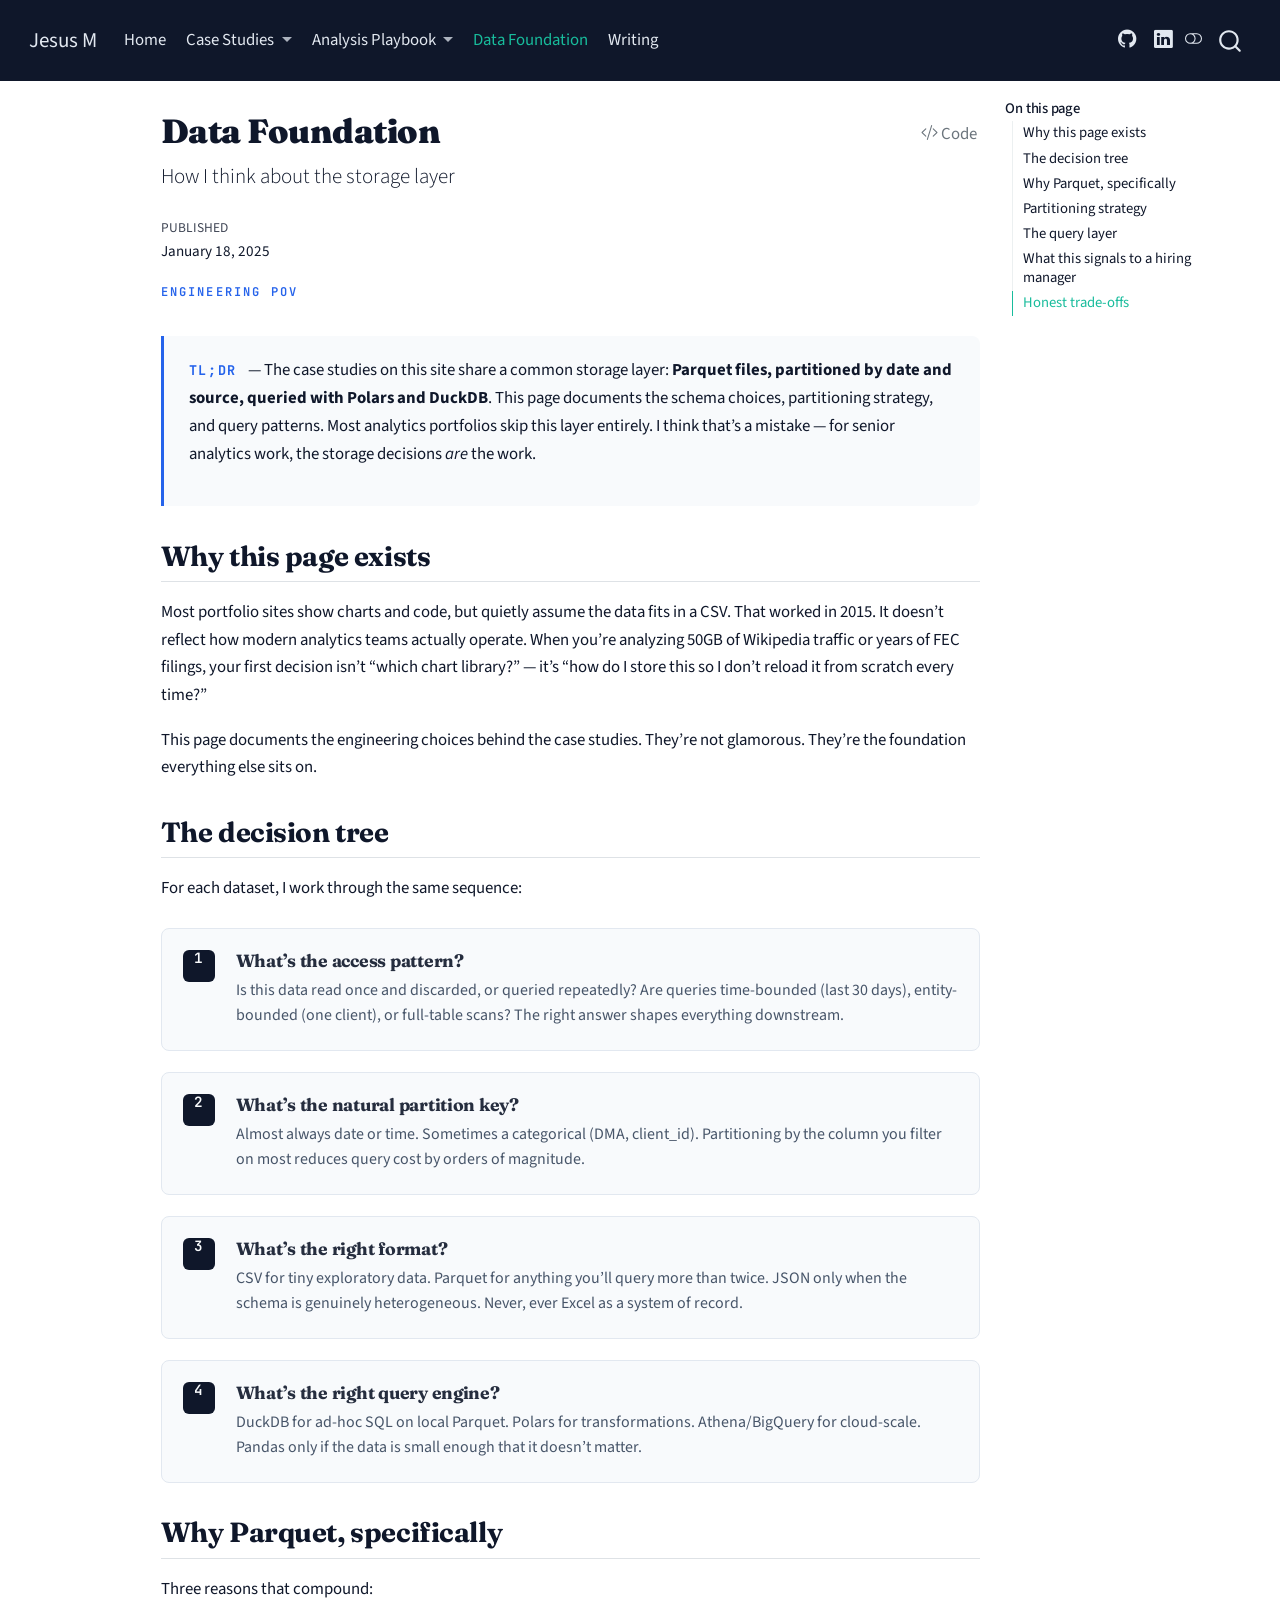
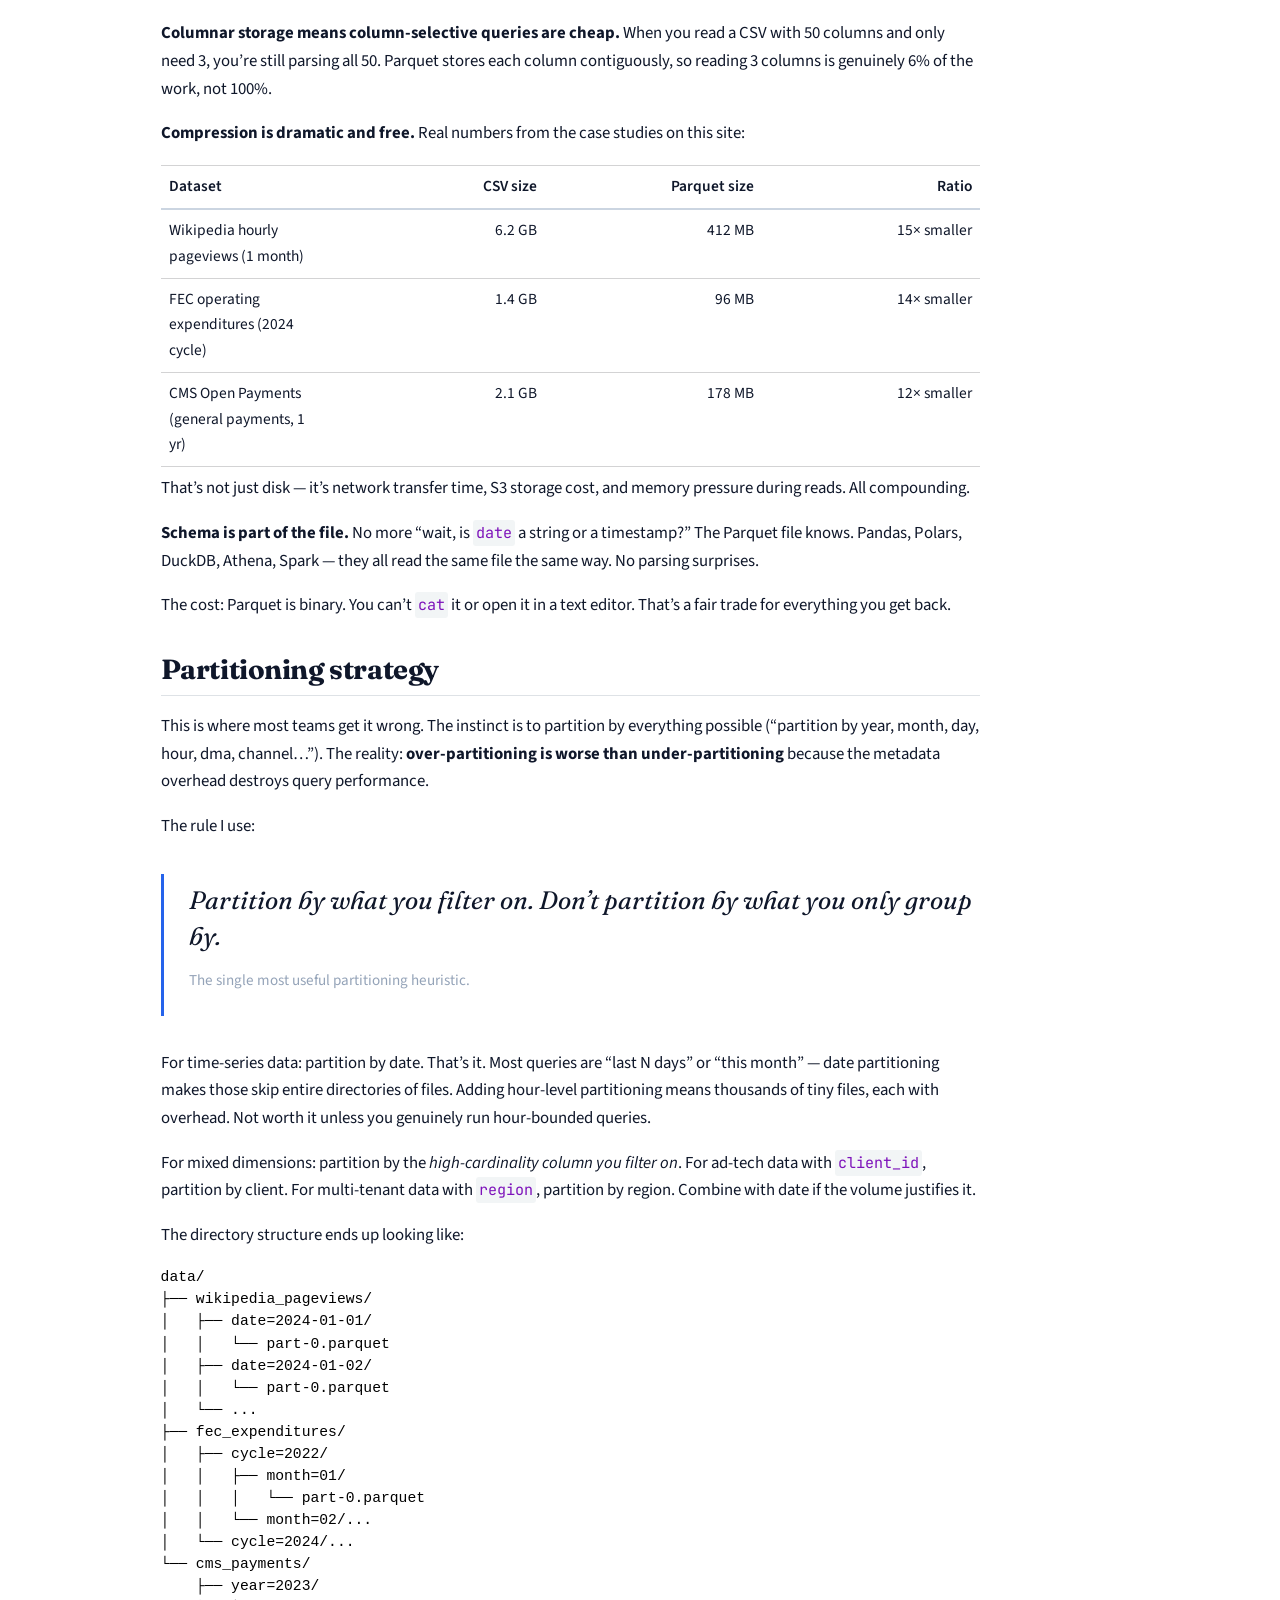
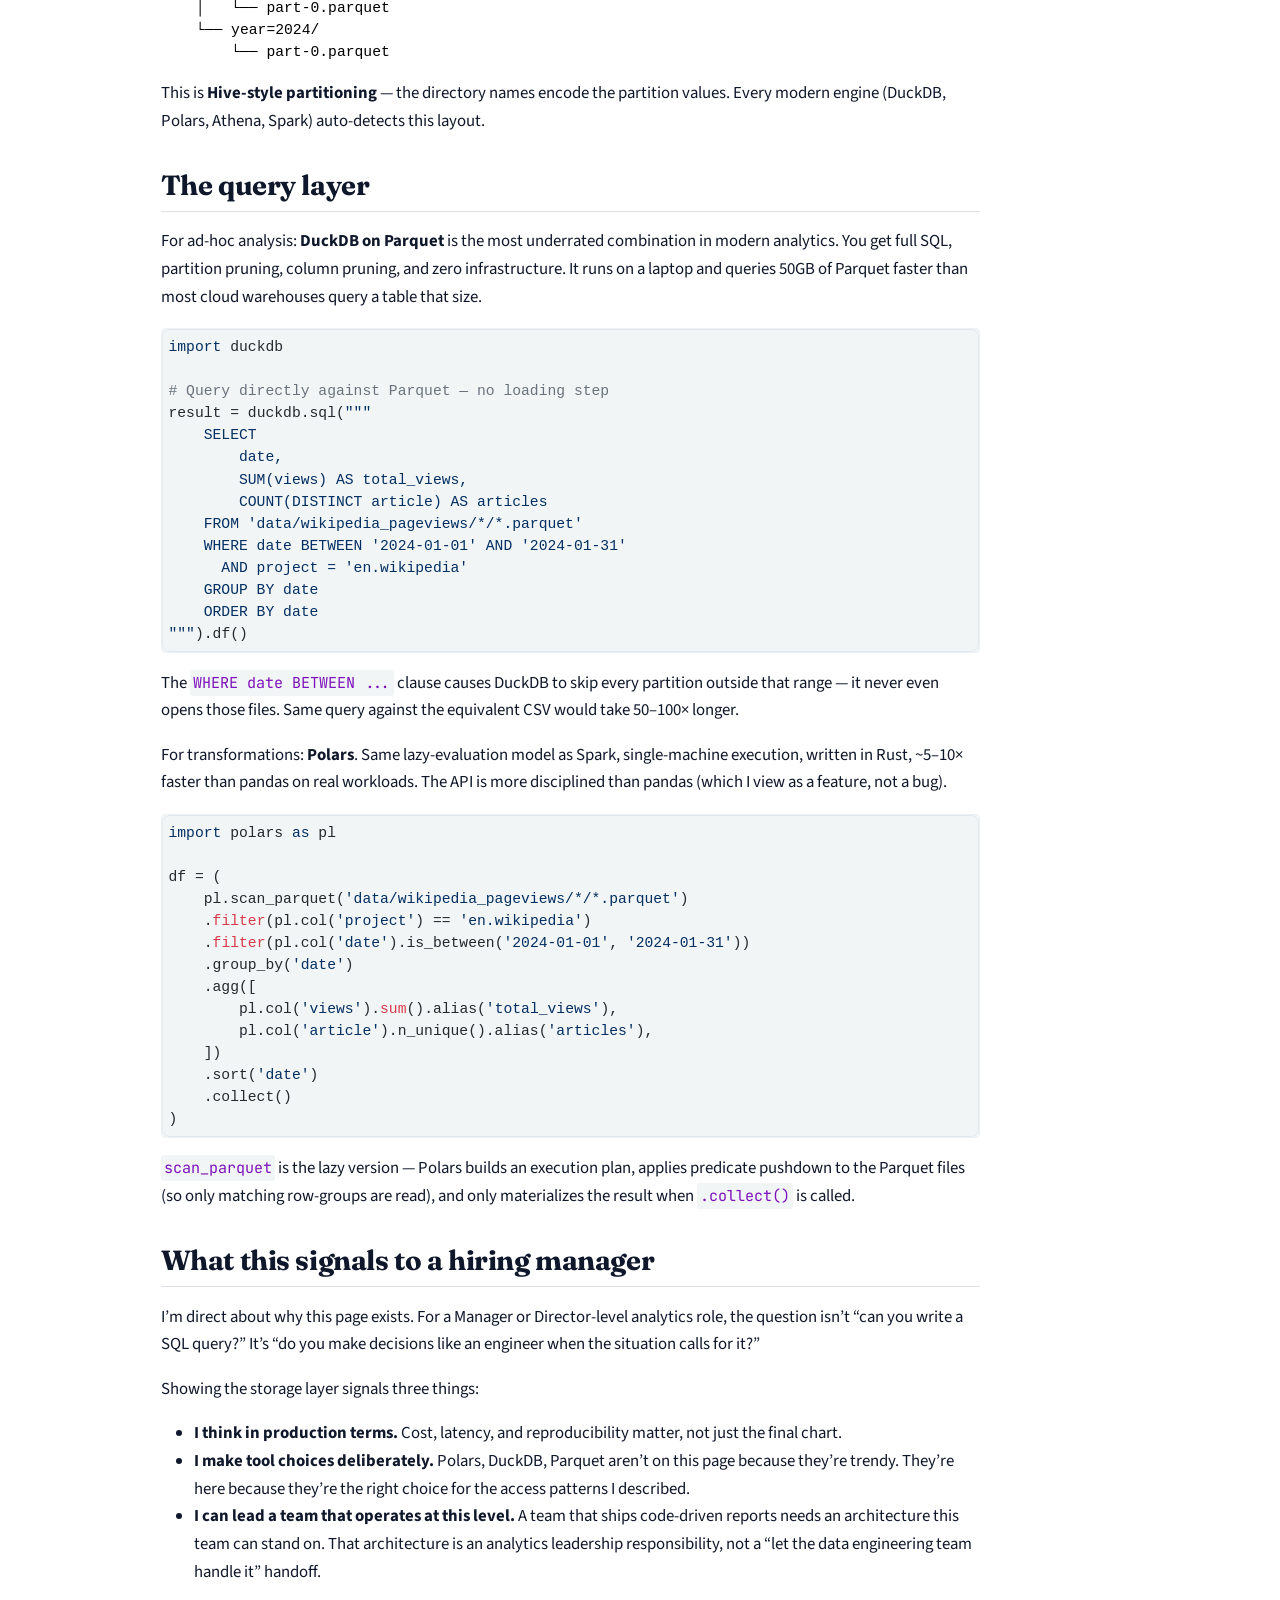
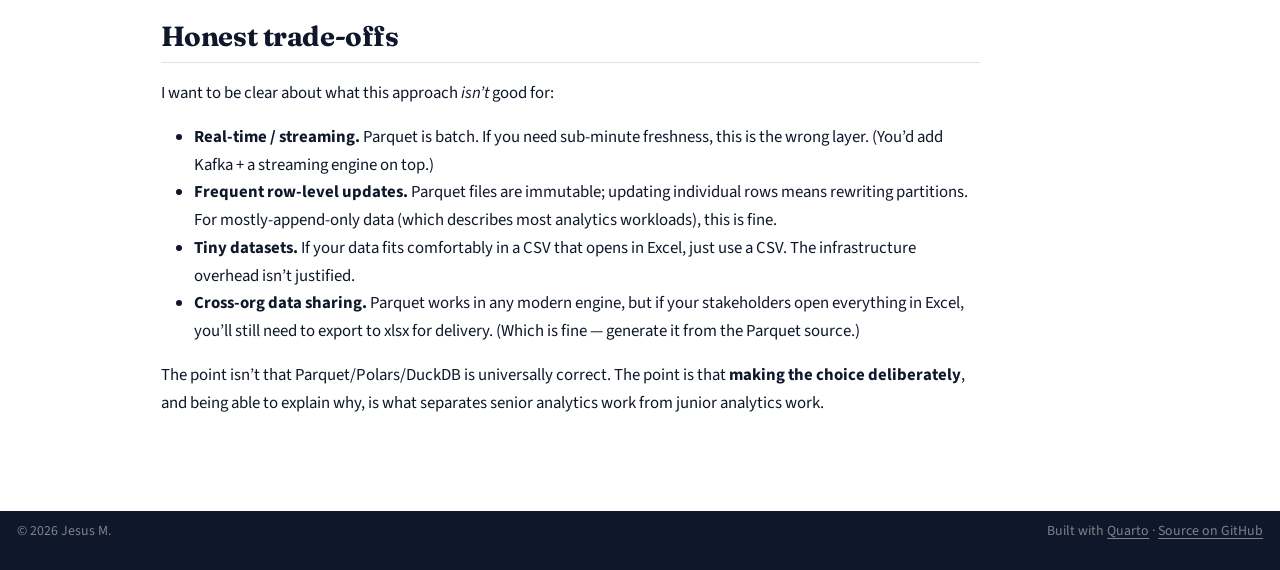
<file: docs/data-foundation/data-engineering.html>
<!DOCTYPE html>
<html xmlns="http://www.w3.org/1999/xhtml" lang="en" xml:lang="en"><head>

<meta charset="utf-8">
<meta name="generator" content="quarto-1.9.37">

<meta name="viewport" content="width=device-width, initial-scale=1.0, user-scalable=yes">

<meta name="dcterms.date" content="2025-01-18">

<title>Data Foundation – Jesus M</title>
<style>
/* Default styles provided by pandoc.
** See https://pandoc.org/MANUAL.html#variables-for-html for config info.
*/
code{white-space: pre-wrap;}
span.smallcaps{font-variant: small-caps;}
div.columns{display: flex; gap: min(4vw, 1.5em);}
div.column{flex: auto; overflow-x: auto;}
div.hanging-indent{margin-left: 1.5em; text-indent: -1.5em;}
ul.task-list{list-style: none;}
ul.task-list li input[type="checkbox"] {
  width: 0.8em;
  margin: 0 0.8em 0.2em -1em; /* quarto-specific, see https://github.com/quarto-dev/quarto-cli/issues/4556 */ 
  vertical-align: middle;
}
/* CSS for syntax highlighting */
html { -webkit-text-size-adjust: 100%; }
pre > code.sourceCode { white-space: pre; position: relative; }
pre > code.sourceCode > span { display: inline-block; line-height: 1.25; }
pre > code.sourceCode > span:empty { height: 1.2em; }
.sourceCode { overflow: visible; }
code.sourceCode > span { color: inherit; text-decoration: inherit; }
div.sourceCode { margin: 1em 0; }
pre.sourceCode { margin: 0; }
@media screen {
div.sourceCode { overflow: auto; }
}
@media print {
pre > code.sourceCode { white-space: pre-wrap; }
pre > code.sourceCode > span { text-indent: -5em; padding-left: 5em; }
}
pre.numberSource code
  { counter-reset: source-line 0; }
pre.numberSource code > span
  { position: relative; left: -4em; counter-increment: source-line; }
pre.numberSource code > span > a:first-child::before
  { content: counter(source-line);
    position: relative; left: -1em; text-align: right; vertical-align: baseline;
    border: none; display: inline-block;
    -webkit-touch-callout: none; -webkit-user-select: none;
    -khtml-user-select: none; -moz-user-select: none;
    -ms-user-select: none; user-select: none;
    padding: 0 4px; width: 4em;
  }
pre.numberSource { margin-left: 3em;  padding-left: 4px; }
div.sourceCode
  {   }
@media screen {
pre > code.sourceCode > span > a:first-child::before { text-decoration: underline; }
}
</style>


<script src="../site_libs/quarto-nav/quarto-nav.js"></script>
<script src="../site_libs/clipboard/clipboard.min.js"></script>
<script src="../site_libs/quarto-search/autocomplete.umd.js"></script>
<script src="../site_libs/quarto-search/fuse.min.js"></script>
<script src="../site_libs/quarto-search/quarto-search.js"></script>
<meta name="quarto:offset" content="../">
<link href="../images/favicon.png" rel="icon" type="image/png">
<script src="../site_libs/quarto-html/quarto.js" type="module"></script>
<script src="../site_libs/quarto-html/tabsets/tabsets.js" type="module"></script>
<script src="../site_libs/quarto-html/popper.min.js"></script>
<script src="../site_libs/quarto-html/tippy.umd.min.js"></script>
<script src="../site_libs/quarto-html/anchor.min.js"></script>
<link href="../site_libs/quarto-html/tippy.css" rel="stylesheet">
<link href="../site_libs/quarto-html/quarto-syntax-highlighting-acf12a64177840b8d86f2d4f01b2e9fb.css" rel="stylesheet" class="quarto-color-scheme" id="quarto-text-highlighting-styles">
<link href="../site_libs/quarto-html/quarto-syntax-highlighting-dark-23bbe8b5e4efc1e257f6d59dce478b08.css" rel="stylesheet" class="quarto-color-scheme quarto-color-alternate" id="quarto-text-highlighting-styles">
<link href="../site_libs/quarto-html/quarto-syntax-highlighting-acf12a64177840b8d86f2d4f01b2e9fb.css" rel="stylesheet" class="quarto-color-scheme-extra" id="quarto-text-highlighting-styles">
<script src="../site_libs/bootstrap/bootstrap.min.js"></script>
<link href="../site_libs/bootstrap/bootstrap-icons.css" rel="stylesheet">
<link href="../site_libs/bootstrap/bootstrap-433884d314a7a9fb88432cc1824ec3f3.min.css" rel="stylesheet" append-hash="true" class="quarto-color-scheme" id="quarto-bootstrap" data-mode="light">
<link href="../site_libs/bootstrap/bootstrap-dark-85f9e96ee97c5c0a065a5c956d03e936.min.css" rel="stylesheet" append-hash="true" class="quarto-color-scheme quarto-color-alternate" id="quarto-bootstrap" data-mode="dark">
<link href="../site_libs/bootstrap/bootstrap-433884d314a7a9fb88432cc1824ec3f3.min.css" rel="stylesheet" append-hash="true" class="quarto-color-scheme-extra" id="quarto-bootstrap" data-mode="light">
<script id="quarto-search-options" type="application/json">{
  "location": "navbar",
  "copy-button": false,
  "collapse-after": 3,
  "panel-placement": "end",
  "type": "overlay",
  "limit": 50,
  "keyboard-shortcut": [
    "f",
    "/",
    "s"
  ],
  "show-item-context": false,
  "language": {
    "search-no-results-text": "No results",
    "search-matching-documents-text": "matching documents",
    "search-copy-link-title": "Copy link to search",
    "search-hide-matches-text": "Hide additional matches",
    "search-more-match-text": "more match in this document",
    "search-more-matches-text": "more matches in this document",
    "search-clear-button-title": "Clear",
    "search-text-placeholder": "",
    "search-detached-cancel-button-title": "Cancel",
    "search-submit-button-title": "Submit",
    "search-label": "Search"
  }
}</script>


<link rel="stylesheet" href="../styles.css">
</head>

<body class="nav-fixed quarto-light"><script id="quarto-html-before-body" type="application/javascript">
    const toggleBodyColorMode = (bsSheetEl) => {
      const mode = bsSheetEl.getAttribute("data-mode");
      const bodyEl = window.document.querySelector("body");
      if (mode === "dark") {
        bodyEl.classList.add("quarto-dark");
        bodyEl.classList.remove("quarto-light");
      } else {
        bodyEl.classList.add("quarto-light");
        bodyEl.classList.remove("quarto-dark");
      }
    }
    const toggleBodyColorPrimary = () => {
      const bsSheetEl = window.document.querySelector("link#quarto-bootstrap:not([rel=disabled-stylesheet])");
      if (bsSheetEl) {
        toggleBodyColorMode(bsSheetEl);
      }
    }
    const setColorSchemeToggle = (alternate) => {
      const toggles = window.document.querySelectorAll('.quarto-color-scheme-toggle');
      for (let i=0; i < toggles.length; i++) {
        const toggle = toggles[i];
        if (toggle) {
          if (alternate) {
            toggle.classList.add("alternate");
          } else {
            toggle.classList.remove("alternate");
          }
        }
      }
    };
    const toggleColorMode = (alternate) => {
      // Switch the stylesheets
      const primaryStylesheets = window.document.querySelectorAll('link.quarto-color-scheme:not(.quarto-color-alternate)');
      const alternateStylesheets = window.document.querySelectorAll('link.quarto-color-scheme.quarto-color-alternate');
      manageTransitions('#quarto-margin-sidebar .nav-link', false);
      if (alternate) {
        // note: dark is layered on light, we don't disable primary!
        enableStylesheet(alternateStylesheets);
        for (const sheetNode of alternateStylesheets) {
          if (sheetNode.id === "quarto-bootstrap") {
            toggleBodyColorMode(sheetNode);
          }
        }
      } else {
        disableStylesheet(alternateStylesheets);
        enableStylesheet(primaryStylesheets)
        toggleBodyColorPrimary();
      }
      manageTransitions('#quarto-margin-sidebar .nav-link', true);
      // Switch the toggles
      setColorSchemeToggle(alternate)
      // Hack to workaround the fact that safari doesn't
      // properly recolor the scrollbar when toggling (#1455)
      if (navigator.userAgent.indexOf('Safari') > 0 && navigator.userAgent.indexOf('Chrome') == -1) {
        manageTransitions("body", false);
        window.scrollTo(0, 1);
        setTimeout(() => {
          window.scrollTo(0, 0);
          manageTransitions("body", true);
        }, 40);
      }
    }
    const disableStylesheet = (stylesheets) => {
      for (let i=0; i < stylesheets.length; i++) {
        const stylesheet = stylesheets[i];
        stylesheet.rel = 'disabled-stylesheet';
      }
    }
    const enableStylesheet = (stylesheets) => {
      for (let i=0; i < stylesheets.length; i++) {
        const stylesheet = stylesheets[i];
        if(stylesheet.rel !== 'stylesheet') { // for Chrome, which will still FOUC without this check
          stylesheet.rel = 'stylesheet';
        }
      }
    }
    const manageTransitions = (selector, allowTransitions) => {
      const els = window.document.querySelectorAll(selector);
      for (let i=0; i < els.length; i++) {
        const el = els[i];
        if (allowTransitions) {
          el.classList.remove('notransition');
        } else {
          el.classList.add('notransition');
        }
      }
    }
    const isFileUrl = () => {
      return window.location.protocol === 'file:';
    }
    const hasAlternateSentinel = () => {
      let styleSentinel = getColorSchemeSentinel();
      if (styleSentinel !== null) {
        return styleSentinel === "alternate";
      } else {
        return false;
      }
    }
    const setStyleSentinel = (alternate) => {
      const value = alternate ? "alternate" : "default";
      if (!isFileUrl()) {
        window.localStorage.setItem("quarto-color-scheme", value);
      } else {
        localAlternateSentinel = value;
      }
    }
    const getColorSchemeSentinel = () => {
      if (!isFileUrl()) {
        const storageValue = window.localStorage.getItem("quarto-color-scheme");
        return storageValue != null ? storageValue : localAlternateSentinel;
      } else {
        return localAlternateSentinel;
      }
    }
    const toggleGiscusIfUsed = (isAlternate, darkModeDefault) => {
      const baseTheme = document.querySelector('#giscus-base-theme')?.value ?? 'light';
      const alternateTheme = document.querySelector('#giscus-alt-theme')?.value ?? 'dark';
      let newTheme = '';
      if(authorPrefersDark) {
        newTheme = isAlternate ? baseTheme : alternateTheme;
      } else {
        newTheme = isAlternate ? alternateTheme : baseTheme;
      }
      const changeGiscusTheme = () => {
        // From: https://github.com/giscus/giscus/issues/336
        const sendMessage = (message) => {
          const iframe = document.querySelector('iframe.giscus-frame');
          if (!iframe) return;
          iframe.contentWindow.postMessage({ giscus: message }, 'https://giscus.app');
        }
        sendMessage({
          setConfig: {
            theme: newTheme
          }
        });
      }
      const isGiscussLoaded = window.document.querySelector('iframe.giscus-frame') !== null;
      if (isGiscussLoaded) {
        changeGiscusTheme();
      }
    };
    const authorPrefersDark = false;
    const darkModeDefault = authorPrefersDark;
      document.querySelector('link#quarto-text-highlighting-styles.quarto-color-scheme-extra').rel = 'disabled-stylesheet';
      document.querySelector('link#quarto-bootstrap.quarto-color-scheme-extra').rel = 'disabled-stylesheet';
    let localAlternateSentinel = darkModeDefault ? 'alternate' : 'default';
    // Dark / light mode switch
    window.quartoToggleColorScheme = () => {
      // Read the current dark / light value
      let toAlternate = !hasAlternateSentinel();
      toggleColorMode(toAlternate);
      setStyleSentinel(toAlternate);
      toggleGiscusIfUsed(toAlternate, darkModeDefault);
      window.dispatchEvent(new Event('resize'));
    };
    // Switch to dark mode if need be
    if (hasAlternateSentinel()) {
      toggleColorMode(true);
    } else {
      toggleColorMode(false);
    }
  </script>

<div id="quarto-search-results"></div>
  <header id="quarto-header" class="headroom fixed-top">
    <nav class="navbar navbar-expand-lg " data-bs-theme="dark">
      <div class="navbar-container container-fluid">
      <div class="navbar-brand-container mx-auto">
    <a class="navbar-brand" href="../index.html">
    <span class="navbar-title">Jesus M</span>
    </a>
  </div>
            <div id="quarto-search" class="" title="Search"></div>
          <button class="navbar-toggler" type="button" data-bs-toggle="collapse" data-bs-target="#navbarCollapse" aria-controls="navbarCollapse" role="menu" aria-expanded="false" aria-label="Toggle navigation" onclick="if (window.quartoToggleHeadroom) { window.quartoToggleHeadroom(); }">
  <span class="navbar-toggler-icon"></span>
</button>
          <div class="collapse navbar-collapse" id="navbarCollapse">
            <ul class="navbar-nav navbar-nav-scroll me-auto">
  <li class="nav-item">
    <a class="nav-link" href="../index.html"> 
<span class="menu-text">Home</span></a>
  </li>  
  <li class="nav-item dropdown ">
    <a class="nav-link dropdown-toggle" href="#" id="nav-menu-case-studies" role="link" data-bs-toggle="dropdown" aria-expanded="false">
 <span class="menu-text">Case Studies</span>
    </a>
    <ul class="dropdown-menu" aria-labelledby="nav-menu-case-studies">    
        <li>
    <a class="dropdown-item" href="../case-studies/spike-detection.html">
 <span class="dropdown-text">Spike Detection (Wikipedia · Parquet)</span></a>
  </li>  
        <li>
    <a class="dropdown-item" href="../case-studies/political-ad-spend.html">
 <span class="dropdown-text">Political Media Spend (FEC · Parquet)</span></a>
  </li>  
        <li>
    <a class="dropdown-item" href="../case-studies/automated-pipeline.html">
 <span class="dropdown-text">Automated Pipeline (CMS · R)</span></a>
  </li>  
    </ul>
  </li>
  <li class="nav-item dropdown ">
    <a class="nav-link dropdown-toggle" href="#" id="nav-menu-analysis-playbook" role="link" data-bs-toggle="dropdown" aria-expanded="false">
 <span class="menu-text">Analysis Playbook</span>
    </a>
    <ul class="dropdown-menu" aria-labelledby="nav-menu-analysis-playbook">    
        <li>
    <a class="dropdown-item" href="../analysis/index.html">
 <span class="dropdown-text">Overview</span></a>
  </li>  
        <li>
    <a class="dropdown-item" href="../analysis/trends/index.html">
 <span class="dropdown-text">Trends &amp; Time Series</span></a>
  </li>  
        <li>
    <a class="dropdown-item" href="../analysis/comparison/index.html">
 <span class="dropdown-text">Comparison</span></a>
  </li>  
        <li>
    <a class="dropdown-item" href="../analysis/distributions/index.html">
 <span class="dropdown-text">Distributions &amp; Uncertainty</span></a>
  </li>  
        <li>
    <a class="dropdown-item" href="../analysis/experiments/index.html">
 <span class="dropdown-text">Experiment Readouts</span></a>
  </li>  
        <li>
    <a class="dropdown-item" href="../analysis/kpis/index.html">
 <span class="dropdown-text">KPIs &amp; Metrics</span></a>
  </li>  
    </ul>
  </li>
  <li class="nav-item">
    <a class="nav-link active" href="../data-foundation/data-engineering.html" aria-current="page"> 
<span class="menu-text">Data Foundation</span></a>
  </li>  
  <li class="nav-item">
    <a class="nav-link" href="../posts/code-driven-reporting.html"> 
<span class="menu-text">Writing</span></a>
  </li>  
</ul>
            <ul class="navbar-nav navbar-nav-scroll ms-auto">
  <li class="nav-item compact">
    <a class="nav-link" href="https://github.com/idgesus"> <i class="bi bi-github" role="img" aria-label="GitHub">
</i> 
<span class="menu-text"></span></a>
  </li>  
  <li class="nav-item compact">
    <a class="nav-link" href="https://linkedin.com/in/mejiajesus"> <i class="bi bi-linkedin" role="img" aria-label="LinkedIn">
</i> 
<span class="menu-text"></span></a>
  </li>  
</ul>
          </div> <!-- /navcollapse -->
            <div class="quarto-navbar-tools">
  <a href="" class="quarto-color-scheme-toggle quarto-navigation-tool  px-1" onclick="window.quartoToggleColorScheme(); return false;" title="Toggle dark mode"><i class="bi"></i></a>
</div>
      </div> <!-- /container-fluid -->
    </nav>
</header>
<!-- content -->
<div id="quarto-content" class="quarto-container page-columns page-rows-contents page-layout-article page-navbar">
<!-- sidebar -->
<!-- margin-sidebar -->
    <div id="quarto-margin-sidebar" class="sidebar margin-sidebar">
        <nav id="TOC" role="doc-toc" class="toc-active">
    <h2 id="toc-title">On this page</h2>
   
  <ul>
  <li><a href="#why-this-page-exists" id="toc-why-this-page-exists" class="nav-link active" data-scroll-target="#why-this-page-exists">Why this page exists</a></li>
  <li><a href="#the-decision-tree" id="toc-the-decision-tree" class="nav-link" data-scroll-target="#the-decision-tree">The decision tree</a></li>
  <li><a href="#why-parquet-specifically" id="toc-why-parquet-specifically" class="nav-link" data-scroll-target="#why-parquet-specifically">Why Parquet, specifically</a></li>
  <li><a href="#partitioning-strategy" id="toc-partitioning-strategy" class="nav-link" data-scroll-target="#partitioning-strategy">Partitioning strategy</a></li>
  <li><a href="#the-query-layer" id="toc-the-query-layer" class="nav-link" data-scroll-target="#the-query-layer">The query layer</a></li>
  <li><a href="#what-this-signals-to-a-hiring-manager" id="toc-what-this-signals-to-a-hiring-manager" class="nav-link" data-scroll-target="#what-this-signals-to-a-hiring-manager">What this signals to a hiring manager</a></li>
  <li><a href="#honest-trade-offs" id="toc-honest-trade-offs" class="nav-link" data-scroll-target="#honest-trade-offs">Honest trade-offs</a></li>
  </ul>
</nav>
    </div>
<!-- main -->
<main class="content" id="quarto-document-content">


<header id="title-block-header" class="quarto-title-block default">
<div class="quarto-title">
<div class="quarto-title-block"><div><h1 class="title">Data Foundation</h1><button type="button" class="btn code-tools-button" id="quarto-code-tools-source"><i class="bi"></i> Code</button></div></div>
<p class="subtitle lead">How I think about the storage layer</p>
</div>



<div class="quarto-title-meta">

    
    <div>
    <div class="quarto-title-meta-heading">Published</div>
    <div class="quarto-title-meta-contents">
      <p class="date">January 18, 2025</p>
    </div>
  </div>
  
    
  </div>
  


</header>


<p><span class="section-label">Engineering POV</span></p>
<div class="tldr">
<p><strong>TL;DR</strong> — The case studies on this site share a common storage layer: <strong>Parquet files, partitioned by date and source, queried with Polars and DuckDB</strong>. This page documents the schema choices, partitioning strategy, and query patterns. Most analytics portfolios skip this layer entirely. I think that’s a mistake — for senior analytics work, the storage decisions <em>are</em> the work.</p>
</div>
<section id="why-this-page-exists" class="level2">
<h2 class="anchored" data-anchor-id="why-this-page-exists">Why this page exists</h2>
<p>Most portfolio sites show charts and code, but quietly assume the data fits in a CSV. That worked in 2015. It doesn’t reflect how modern analytics teams actually operate. When you’re analyzing 50GB of Wikipedia traffic or years of FEC filings, your first decision isn’t “which chart library?” — it’s “how do I store this so I don’t reload it from scratch every time?”</p>
<p>This page documents the engineering choices behind the case studies. They’re not glamorous. They’re the foundation everything else sits on.</p>
</section>
<section id="the-decision-tree" class="level2">
<h2 class="anchored" data-anchor-id="the-decision-tree">The decision tree</h2>
<p>For each dataset, I work through the same sequence:</p>
<div class="approach-grid">
<div class="step">
<div class="step-num">
<p>1</p>
</div>
<section id="whats-the-access-pattern" class="level4 step-body">
<h4 class="anchored" data-anchor-id="whats-the-access-pattern">What’s the access pattern?</h4>
<p>Is this data read once and discarded, or queried repeatedly? Are queries time-bounded (last 30 days), entity-bounded (one client), or full-table scans? The right answer shapes everything downstream.</p>
</section>
</div>
<div class="step">
<div class="step-num">
<p>2</p>
</div>
<section id="whats-the-natural-partition-key" class="level4 step-body">
<h4 class="anchored" data-anchor-id="whats-the-natural-partition-key">What’s the natural partition key?</h4>
<p>Almost always date or time. Sometimes a categorical (DMA, client_id). Partitioning by the column you filter on most reduces query cost by orders of magnitude.</p>
</section>
</div>
<div class="step">
<div class="step-num">
<p>3</p>
</div>
<section id="whats-the-right-format" class="level4 step-body">
<h4 class="anchored" data-anchor-id="whats-the-right-format">What’s the right format?</h4>
<p>CSV for tiny exploratory data. Parquet for anything you’ll query more than twice. JSON only when the schema is genuinely heterogeneous. Never, ever Excel as a system of record.</p>
</section>
</div>
<div class="step">
<div class="step-num">
<p>4</p>
</div>
<section id="whats-the-right-query-engine" class="level4 step-body">
<h4 class="anchored" data-anchor-id="whats-the-right-query-engine">What’s the right query engine?</h4>
<p>DuckDB for ad-hoc SQL on local Parquet. Polars for transformations. Athena/BigQuery for cloud-scale. Pandas only if the data is small enough that it doesn’t matter.</p>
</section>
</div>
</div>
</section>
<section id="why-parquet-specifically" class="level2">
<h2 class="anchored" data-anchor-id="why-parquet-specifically">Why Parquet, specifically</h2>
<p>Three reasons that compound:</p>
<p><strong>Columnar storage means column-selective queries are cheap.</strong> When you read a CSV with 50 columns and only need 3, you’re still parsing all 50. Parquet stores each column contiguously, so reading 3 columns is genuinely 6% of the work, not 100%.</p>
<p><strong>Compression is dramatic and free.</strong> Real numbers from the case studies on this site:</p>
<table class="caption-top table">
<colgroup>
<col style="width: 20%">
<col style="width: 26%">
<col style="width: 26%">
<col style="width: 26%">
</colgroup>
<thead>
<tr class="header">
<th>Dataset</th>
<th style="text-align: right;">CSV size</th>
<th style="text-align: right;">Parquet size</th>
<th style="text-align: right;">Ratio</th>
</tr>
</thead>
<tbody>
<tr class="odd">
<td>Wikipedia hourly pageviews (1 month)</td>
<td style="text-align: right;">6.2 GB</td>
<td style="text-align: right;">412 MB</td>
<td style="text-align: right;">15× smaller</td>
</tr>
<tr class="even">
<td>FEC operating expenditures (2024 cycle)</td>
<td style="text-align: right;">1.4 GB</td>
<td style="text-align: right;">96 MB</td>
<td style="text-align: right;">14× smaller</td>
</tr>
<tr class="odd">
<td>CMS Open Payments (general payments, 1 yr)</td>
<td style="text-align: right;">2.1 GB</td>
<td style="text-align: right;">178 MB</td>
<td style="text-align: right;">12× smaller</td>
</tr>
</tbody>
</table>
<p>That’s not just disk — it’s network transfer time, S3 storage cost, and memory pressure during reads. All compounding.</p>
<p><strong>Schema is part of the file.</strong> No more “wait, is <code>date</code> a string or a timestamp?” The Parquet file knows. Pandas, Polars, DuckDB, Athena, Spark — they all read the same file the same way. No parsing surprises.</p>
<p>The cost: Parquet is binary. You can’t <code>cat</code> it or open it in a text editor. That’s a fair trade for everything you get back.</p>
</section>
<section id="partitioning-strategy" class="level2">
<h2 class="anchored" data-anchor-id="partitioning-strategy">Partitioning strategy</h2>
<p>This is where most teams get it wrong. The instinct is to partition by everything possible (“partition by year, month, day, hour, dma, channel…”). The reality: <strong>over-partitioning is worse than under-partitioning</strong> because the metadata overhead destroys query performance.</p>
<p>The rule I use:</p>
<div class="pullquote">
<p>Partition by what you filter on. Don’t partition by what you only group by.</p>
<p><span class="pullquote-attr">The single most useful partitioning heuristic.</span></p>
</div>
<p>For time-series data: partition by date. That’s it. Most queries are “last N days” or “this month” — date partitioning makes those skip entire directories of files. Adding hour-level partitioning means thousands of tiny files, each with overhead. Not worth it unless you genuinely run hour-bounded queries.</p>
<p>For mixed dimensions: partition by the <em>high-cardinality column you filter on</em>. For ad-tech data with <code>client_id</code>, partition by client. For multi-tenant data with <code>region</code>, partition by region. Combine with date if the volume justifies it.</p>
<p>The directory structure ends up looking like:</p>
<pre><code>data/
├── wikipedia_pageviews/
│   ├── date=2024-01-01/
│   │   └── part-0.parquet
│   ├── date=2024-01-02/
│   │   └── part-0.parquet
│   └── ...
├── fec_expenditures/
│   ├── cycle=2022/
│   │   ├── month=01/
│   │   │   └── part-0.parquet
│   │   └── month=02/...
│   └── cycle=2024/...
└── cms_payments/
    ├── year=2023/
    │   └── part-0.parquet
    └── year=2024/
        └── part-0.parquet</code></pre>
<p>This is <strong>Hive-style partitioning</strong> — the directory names encode the partition values. Every modern engine (DuckDB, Polars, Athena, Spark) auto-detects this layout.</p>
</section>
<section id="the-query-layer" class="level2">
<h2 class="anchored" data-anchor-id="the-query-layer">The query layer</h2>
<p>For ad-hoc analysis: <strong>DuckDB on Parquet</strong> is the most underrated combination in modern analytics. You get full SQL, partition pruning, column pruning, and zero infrastructure. It runs on a laptop and queries 50GB of Parquet faster than most cloud warehouses query a table that size.</p>
<div class="code-copy-outer-scaffold"><div class="sourceCode" id="cb2"><pre class="sourceCode python code-with-copy"><code class="sourceCode python"><span id="cb2-1"><a href="#cb2-1" aria-hidden="true" tabindex="-1"></a><span class="im">import</span> duckdb</span>
<span id="cb2-2"><a href="#cb2-2" aria-hidden="true" tabindex="-1"></a></span>
<span id="cb2-3"><a href="#cb2-3" aria-hidden="true" tabindex="-1"></a><span class="co"># Query directly against Parquet — no loading step</span></span>
<span id="cb2-4"><a href="#cb2-4" aria-hidden="true" tabindex="-1"></a>result <span class="op">=</span> duckdb.sql(<span class="st">"""</span></span>
<span id="cb2-5"><a href="#cb2-5" aria-hidden="true" tabindex="-1"></a><span class="st">    SELECT</span></span>
<span id="cb2-6"><a href="#cb2-6" aria-hidden="true" tabindex="-1"></a><span class="st">        date,</span></span>
<span id="cb2-7"><a href="#cb2-7" aria-hidden="true" tabindex="-1"></a><span class="st">        SUM(views) AS total_views,</span></span>
<span id="cb2-8"><a href="#cb2-8" aria-hidden="true" tabindex="-1"></a><span class="st">        COUNT(DISTINCT article) AS articles</span></span>
<span id="cb2-9"><a href="#cb2-9" aria-hidden="true" tabindex="-1"></a><span class="st">    FROM 'data/wikipedia_pageviews/*/*.parquet'</span></span>
<span id="cb2-10"><a href="#cb2-10" aria-hidden="true" tabindex="-1"></a><span class="st">    WHERE date BETWEEN '2024-01-01' AND '2024-01-31'</span></span>
<span id="cb2-11"><a href="#cb2-11" aria-hidden="true" tabindex="-1"></a><span class="st">      AND project = 'en.wikipedia'</span></span>
<span id="cb2-12"><a href="#cb2-12" aria-hidden="true" tabindex="-1"></a><span class="st">    GROUP BY date</span></span>
<span id="cb2-13"><a href="#cb2-13" aria-hidden="true" tabindex="-1"></a><span class="st">    ORDER BY date</span></span>
<span id="cb2-14"><a href="#cb2-14" aria-hidden="true" tabindex="-1"></a><span class="st">"""</span>).df()</span></code></pre></div><button title="Copy to Clipboard" class="code-copy-button"><i class="bi"></i></button></div>
<p>The <code>WHERE date BETWEEN ...</code> clause causes DuckDB to skip every partition outside that range — it never even opens those files. Same query against the equivalent CSV would take 50–100× longer.</p>
<p>For transformations: <strong>Polars</strong>. Same lazy-evaluation model as Spark, single-machine execution, written in Rust, ~5–10× faster than pandas on real workloads. The API is more disciplined than pandas (which I view as a feature, not a bug).</p>
<div class="code-copy-outer-scaffold"><div class="sourceCode" id="cb3"><pre class="sourceCode python code-with-copy"><code class="sourceCode python"><span id="cb3-1"><a href="#cb3-1" aria-hidden="true" tabindex="-1"></a><span class="im">import</span> polars <span class="im">as</span> pl</span>
<span id="cb3-2"><a href="#cb3-2" aria-hidden="true" tabindex="-1"></a></span>
<span id="cb3-3"><a href="#cb3-3" aria-hidden="true" tabindex="-1"></a>df <span class="op">=</span> (</span>
<span id="cb3-4"><a href="#cb3-4" aria-hidden="true" tabindex="-1"></a>    pl.scan_parquet(<span class="st">'data/wikipedia_pageviews/*/*.parquet'</span>)</span>
<span id="cb3-5"><a href="#cb3-5" aria-hidden="true" tabindex="-1"></a>    .<span class="bu">filter</span>(pl.col(<span class="st">'project'</span>) <span class="op">==</span> <span class="st">'en.wikipedia'</span>)</span>
<span id="cb3-6"><a href="#cb3-6" aria-hidden="true" tabindex="-1"></a>    .<span class="bu">filter</span>(pl.col(<span class="st">'date'</span>).is_between(<span class="st">'2024-01-01'</span>, <span class="st">'2024-01-31'</span>))</span>
<span id="cb3-7"><a href="#cb3-7" aria-hidden="true" tabindex="-1"></a>    .group_by(<span class="st">'date'</span>)</span>
<span id="cb3-8"><a href="#cb3-8" aria-hidden="true" tabindex="-1"></a>    .agg([</span>
<span id="cb3-9"><a href="#cb3-9" aria-hidden="true" tabindex="-1"></a>        pl.col(<span class="st">'views'</span>).<span class="bu">sum</span>().alias(<span class="st">'total_views'</span>),</span>
<span id="cb3-10"><a href="#cb3-10" aria-hidden="true" tabindex="-1"></a>        pl.col(<span class="st">'article'</span>).n_unique().alias(<span class="st">'articles'</span>),</span>
<span id="cb3-11"><a href="#cb3-11" aria-hidden="true" tabindex="-1"></a>    ])</span>
<span id="cb3-12"><a href="#cb3-12" aria-hidden="true" tabindex="-1"></a>    .sort(<span class="st">'date'</span>)</span>
<span id="cb3-13"><a href="#cb3-13" aria-hidden="true" tabindex="-1"></a>    .collect()</span>
<span id="cb3-14"><a href="#cb3-14" aria-hidden="true" tabindex="-1"></a>)</span></code></pre></div><button title="Copy to Clipboard" class="code-copy-button"><i class="bi"></i></button></div>
<p><code>scan_parquet</code> is the lazy version — Polars builds an execution plan, applies predicate pushdown to the Parquet files (so only matching row-groups are read), and only materializes the result when <code>.collect()</code> is called.</p>
</section>
<section id="what-this-signals-to-a-hiring-manager" class="level2">
<h2 class="anchored" data-anchor-id="what-this-signals-to-a-hiring-manager">What this signals to a hiring manager</h2>
<p>I’m direct about why this page exists. For a Manager or Director-level analytics role, the question isn’t “can you write a SQL query?” It’s “do you make decisions like an engineer when the situation calls for it?”</p>
<p>Showing the storage layer signals three things:</p>
<ul>
<li><strong>I think in production terms.</strong> Cost, latency, and reproducibility matter, not just the final chart.</li>
<li><strong>I make tool choices deliberately.</strong> Polars, DuckDB, Parquet aren’t on this page because they’re trendy. They’re here because they’re the right choice for the access patterns I described.</li>
<li><strong>I can lead a team that operates at this level.</strong> A team that ships code-driven reports needs an architecture this team can stand on. That architecture is an analytics leadership responsibility, not a “let the data engineering team handle it” handoff.</li>
</ul>
</section>
<section id="honest-trade-offs" class="level2">
<h2 class="anchored" data-anchor-id="honest-trade-offs">Honest trade-offs</h2>
<p>I want to be clear about what this approach <em>isn’t</em> good for:</p>
<ul>
<li><strong>Real-time / streaming.</strong> Parquet is batch. If you need sub-minute freshness, this is the wrong layer. (You’d add Kafka + a streaming engine on top.)</li>
<li><strong>Frequent row-level updates.</strong> Parquet files are immutable; updating individual rows means rewriting partitions. For mostly-append-only data (which describes most analytics workloads), this is fine.</li>
<li><strong>Tiny datasets.</strong> If your data fits comfortably in a CSV that opens in Excel, just use a CSV. The infrastructure overhead isn’t justified.</li>
<li><strong>Cross-org data sharing.</strong> Parquet works in any modern engine, but if your stakeholders open everything in Excel, you’ll still need to export to xlsx for delivery. (Which is fine — generate it from the Parquet source.)</li>
</ul>
<p>The point isn’t that Parquet/Polars/DuckDB is universally correct. The point is that <strong>making the choice deliberately</strong>, and being able to explain why, is what separates senior analytics work from junior analytics work.</p>


<!-- -->

</section>

</main> <!-- /main -->
<script id="quarto-html-after-body" type="application/javascript">
  window.document.addEventListener("DOMContentLoaded", function (event) {
    // Ensure there is a toggle, if there isn't float one in the top right
    if (window.document.querySelector('.quarto-color-scheme-toggle') === null) {
      const a = window.document.createElement('a');
      a.classList.add('top-right');
      a.classList.add('quarto-color-scheme-toggle');
      a.href = "";
      a.onclick = function() { try { window.quartoToggleColorScheme(); } catch {} return false; };
      const i = window.document.createElement("i");
      i.classList.add('bi');
      a.appendChild(i);
      window.document.body.appendChild(a);
    }
    setColorSchemeToggle(hasAlternateSentinel())
    const icon = "";
    const anchorJS = new window.AnchorJS();
    anchorJS.options = {
      placement: 'right',
      icon: icon
    };
    anchorJS.add('.anchored');
    const isCodeAnnotation = (el) => {
      for (const clz of el.classList) {
        if (clz.startsWith('code-annotation-')) {                     
          return true;
        }
      }
      return false;
    }
    const onCopySuccess = function(e) {
      // button target
      const button = e.trigger;
      // don't keep focus
      button.blur();
      // flash "checked"
      button.classList.add('code-copy-button-checked');
      var currentTitle = button.getAttribute("title");
      button.setAttribute("title", "Copied!");
      let tooltip;
      if (window.bootstrap) {
        button.setAttribute("data-bs-toggle", "tooltip");
        button.setAttribute("data-bs-placement", "left");
        button.setAttribute("data-bs-title", "Copied!");
        tooltip = new bootstrap.Tooltip(button, 
          { trigger: "manual", 
            customClass: "code-copy-button-tooltip",
            offset: [0, -8]});
        tooltip.show();    
      }
      setTimeout(function() {
        if (tooltip) {
          tooltip.hide();
          button.removeAttribute("data-bs-title");
          button.removeAttribute("data-bs-toggle");
          button.removeAttribute("data-bs-placement");
        }
        button.setAttribute("title", currentTitle);
        button.classList.remove('code-copy-button-checked');
      }, 1000);
      // clear code selection
      e.clearSelection();
    }
    const getTextToCopy = function(trigger) {
      const outerScaffold = trigger.parentElement.cloneNode(true);
      const codeEl = outerScaffold.querySelector('code');
      for (const childEl of codeEl.children) {
        if (isCodeAnnotation(childEl)) {
          childEl.remove();
        }
      }
      return codeEl.innerText;
    }
    const clipboard = new window.ClipboardJS('.code-copy-button:not([data-in-quarto-modal])', {
      text: getTextToCopy
    });
    clipboard.on('success', onCopySuccess);
    if (window.document.getElementById('quarto-embedded-source-code-modal')) {
      const clipboardModal = new window.ClipboardJS('.code-copy-button[data-in-quarto-modal]', {
        text: getTextToCopy,
        container: window.document.getElementById('quarto-embedded-source-code-modal')
      });
      clipboardModal.on('success', onCopySuccess);
    }
    const viewSource = window.document.getElementById('quarto-view-source') ||
                       window.document.getElementById('quarto-code-tools-source');
    if (viewSource) {
      const sourceUrl = viewSource.getAttribute("data-quarto-source-url");
      viewSource.addEventListener("click", function(e) {
        if (sourceUrl) {
          // rstudio viewer pane
          if (/\bcapabilities=\b/.test(window.location)) {
            window.open(sourceUrl);
          } else {
            window.location.href = sourceUrl;
          }
        } else {
          const modal = new bootstrap.Modal(document.getElementById('quarto-embedded-source-code-modal'));
          modal.show();
        }
        return false;
      });
    }
    function toggleCodeHandler(show) {
      return function(e) {
        const detailsSrc = window.document.querySelectorAll(".cell > details > .sourceCode");
        for (let i=0; i<detailsSrc.length; i++) {
          const details = detailsSrc[i].parentElement;
          if (show) {
            details.open = true;
          } else {
            details.removeAttribute("open");
          }
        }
        const cellCodeDivs = window.document.querySelectorAll(".cell > .sourceCode");
        const fromCls = show ? "hidden" : "unhidden";
        const toCls = show ? "unhidden" : "hidden";
        for (let i=0; i<cellCodeDivs.length; i++) {
          const codeDiv = cellCodeDivs[i];
          if (codeDiv.classList.contains(fromCls)) {
            codeDiv.classList.remove(fromCls);
            codeDiv.classList.add(toCls);
          } 
        }
        return false;
      }
    }
    const hideAllCode = window.document.getElementById("quarto-hide-all-code");
    if (hideAllCode) {
      hideAllCode.addEventListener("click", toggleCodeHandler(false));
    }
    const showAllCode = window.document.getElementById("quarto-show-all-code");
    if (showAllCode) {
      showAllCode.addEventListener("click", toggleCodeHandler(true));
    }
      var localhostRegex = new RegExp(/^(?:http|https):\/\/localhost\:?[0-9]*\//);
      var mailtoRegex = new RegExp(/^mailto:/);
        var filterRegex = new RegExp('/' + window.location.host + '/');
      var isInternal = (href) => {
          return filterRegex.test(href) || localhostRegex.test(href) || mailtoRegex.test(href);
      }
      // Inspect non-navigation links and adorn them if external
     var links = window.document.querySelectorAll('a[href]:not(.nav-link):not(.navbar-brand):not(.toc-action):not(.sidebar-link):not(.sidebar-item-toggle):not(.pagination-link):not(.no-external):not([aria-hidden]):not(.dropdown-item):not(.quarto-navigation-tool):not(.about-link)');
      for (var i=0; i<links.length; i++) {
        const link = links[i];
        if (!isInternal(link.href)) {
          // undo the damage that might have been done by quarto-nav.js in the case of
          // links that we want to consider external
          if (link.dataset.originalHref !== undefined) {
            link.href = link.dataset.originalHref;
          }
        }
      }
    function tippyHover(el, contentFn, onTriggerFn, onUntriggerFn) {
      const config = {
        allowHTML: true,
        maxWidth: 500,
        delay: 100,
        arrow: false,
        appendTo: function(el) {
            return el.parentElement;
        },
        interactive: true,
        interactiveBorder: 10,
        theme: 'quarto',
        placement: 'bottom-start',
      };
      if (contentFn) {
        config.content = contentFn;
      }
      if (onTriggerFn) {
        config.onTrigger = onTriggerFn;
      }
      if (onUntriggerFn) {
        config.onUntrigger = onUntriggerFn;
      }
      window.tippy(el, config); 
    }
    const noterefs = window.document.querySelectorAll('a[role="doc-noteref"]');
    for (var i=0; i<noterefs.length; i++) {
      const ref = noterefs[i];
      tippyHover(ref, function() {
        // use id or data attribute instead here
        let href = ref.getAttribute('data-footnote-href') || ref.getAttribute('href');
        try { href = new URL(href).hash; } catch {}
        const id = href.replace(/^#\/?/, "");
        const note = window.document.getElementById(id);
        if (note) {
          return note.innerHTML;
        } else {
          return "";
        }
      });
    }
    const xrefs = window.document.querySelectorAll('a.quarto-xref');
    const processXRef = (id, note) => {
      // Strip column container classes
      const stripColumnClz = (el) => {
        el.classList.remove("page-full", "page-columns");
        if (el.children) {
          for (const child of el.children) {
            stripColumnClz(child);
          }
        }
      }
      stripColumnClz(note)
      if (id === null || id.startsWith('sec-')) {
        // Special case sections, only their first couple elements
        const container = document.createElement("div");
        if (note.children && note.children.length > 2) {
          container.appendChild(note.children[0].cloneNode(true));
          for (let i = 1; i < note.children.length; i++) {
            const child = note.children[i];
            if (child.tagName === "P" && child.innerText === "") {
              continue;
            } else {
              container.appendChild(child.cloneNode(true));
              break;
            }
          }
          if (window.Quarto?.typesetMath) {
            window.Quarto.typesetMath(container);
          }
          return container.innerHTML
        } else {
          if (window.Quarto?.typesetMath) {
            window.Quarto.typesetMath(note);
          }
          return note.innerHTML;
        }
      } else {
        // Remove any anchor links if they are present
        const anchorLink = note.querySelector('a.anchorjs-link');
        if (anchorLink) {
          anchorLink.remove();
        }
        if (window.Quarto?.typesetMath) {
          window.Quarto.typesetMath(note);
        }
        if (note.classList.contains("callout")) {
          return note.outerHTML;
        } else {
          return note.innerHTML;
        }
      }
    }
    for (var i=0; i<xrefs.length; i++) {
      const xref = xrefs[i];
      tippyHover(xref, undefined, function(instance) {
        instance.disable();
        let url = xref.getAttribute('href');
        let hash = undefined; 
        if (url.startsWith('#')) {
          hash = url;
        } else {
          try { hash = new URL(url).hash; } catch {}
        }
        if (hash) {
          const id = hash.replace(/^#\/?/, "");
          const note = window.document.getElementById(id);
          if (note !== null) {
            try {
              const html = processXRef(id, note.cloneNode(true));
              instance.setContent(html);
            } finally {
              instance.enable();
              instance.show();
            }
          } else {
            // See if we can fetch this
            fetch(url.split('#')[0])
            .then(res => res.text())
            .then(html => {
              const parser = new DOMParser();
              const htmlDoc = parser.parseFromString(html, "text/html");
              const note = htmlDoc.getElementById(id);
              if (note !== null) {
                const html = processXRef(id, note);
                instance.setContent(html);
              } 
            }).finally(() => {
              instance.enable();
              instance.show();
            });
          }
        } else {
          // See if we can fetch a full url (with no hash to target)
          // This is a special case and we should probably do some content thinning / targeting
          fetch(url)
          .then(res => res.text())
          .then(html => {
            const parser = new DOMParser();
            const htmlDoc = parser.parseFromString(html, "text/html");
            const note = htmlDoc.querySelector('main.content');
            if (note !== null) {
              // This should only happen for chapter cross references
              // (since there is no id in the URL)
              // remove the first header
              if (note.children.length > 0 && note.children[0].tagName === "HEADER") {
                note.children[0].remove();
              }
              const html = processXRef(null, note);
              instance.setContent(html);
            } 
          }).finally(() => {
            instance.enable();
            instance.show();
          });
        }
      }, function(instance) {
      });
    }
        let selectedAnnoteEl;
        const selectorForAnnotation = ( cell, annotation) => {
          let cellAttr = 'data-code-cell="' + cell + '"';
          let lineAttr = 'data-code-annotation="' +  annotation + '"';
          const selector = 'span[' + cellAttr + '][' + lineAttr + ']';
          return selector;
        }
        const selectCodeLines = (annoteEl) => {
          const doc = window.document;
          const targetCell = annoteEl.getAttribute("data-target-cell");
          const targetAnnotation = annoteEl.getAttribute("data-target-annotation");
          const annoteSpan = window.document.querySelector(selectorForAnnotation(targetCell, targetAnnotation));
          const lines = annoteSpan.getAttribute("data-code-lines").split(",");
          const lineIds = lines.map((line) => {
            return targetCell + "-" + line;
          })
          let top = null;
          let height = null;
          let parent = null;
          if (lineIds.length > 0) {
              //compute the position of the single el (top and bottom and make a div)
              const el = window.document.getElementById(lineIds[0]);
              top = el.offsetTop;
              height = el.offsetHeight;
              parent = el.parentElement.parentElement;
            if (lineIds.length > 1) {
              const lastEl = window.document.getElementById(lineIds[lineIds.length - 1]);
              const bottom = lastEl.offsetTop + lastEl.offsetHeight;
              height = bottom - top;
            }
            if (top !== null && height !== null && parent !== null) {
              // cook up a div (if necessary) and position it 
              let div = window.document.getElementById("code-annotation-line-highlight");
              if (div === null) {
                div = window.document.createElement("div");
                div.setAttribute("id", "code-annotation-line-highlight");
                div.style.position = 'absolute';
                parent.appendChild(div);
              }
              div.style.top = top - 2 + "px";
              div.style.height = height + 4 + "px";
              div.style.left = 0;
              let gutterDiv = window.document.getElementById("code-annotation-line-highlight-gutter");
              if (gutterDiv === null) {
                gutterDiv = window.document.createElement("div");
                gutterDiv.setAttribute("id", "code-annotation-line-highlight-gutter");
                gutterDiv.style.position = 'absolute';
                const codeCell = window.document.getElementById(targetCell);
                const gutter = codeCell.querySelector('.code-annotation-gutter');
                gutter.appendChild(gutterDiv);
              }
              gutterDiv.style.top = top - 2 + "px";
              gutterDiv.style.height = height + 4 + "px";
            }
            selectedAnnoteEl = annoteEl;
          }
        };
        const unselectCodeLines = () => {
          const elementsIds = ["code-annotation-line-highlight", "code-annotation-line-highlight-gutter"];
          elementsIds.forEach((elId) => {
            const div = window.document.getElementById(elId);
            if (div) {
              div.remove();
            }
          });
          selectedAnnoteEl = undefined;
        };
          // Handle positioning of the toggle
      window.addEventListener(
        "resize",
        throttle(() => {
          elRect = undefined;
          if (selectedAnnoteEl) {
            selectCodeLines(selectedAnnoteEl);
          }
        }, 10)
      );
      function throttle(fn, ms) {
      let throttle = false;
      let timer;
        return (...args) => {
          if(!throttle) { // first call gets through
              fn.apply(this, args);
              throttle = true;
          } else { // all the others get throttled
              if(timer) clearTimeout(timer); // cancel #2
              timer = setTimeout(() => {
                fn.apply(this, args);
                timer = throttle = false;
              }, ms);
          }
        };
      }
        // Attach click handler to the DT
        const annoteDls = window.document.querySelectorAll('dt[data-target-cell]');
        for (const annoteDlNode of annoteDls) {
          annoteDlNode.addEventListener('click', (event) => {
            const clickedEl = event.target;
            if (clickedEl !== selectedAnnoteEl) {
              unselectCodeLines();
              const activeEl = window.document.querySelector('dt[data-target-cell].code-annotation-active');
              if (activeEl) {
                activeEl.classList.remove('code-annotation-active');
              }
              selectCodeLines(clickedEl);
              clickedEl.classList.add('code-annotation-active');
            } else {
              // Unselect the line
              unselectCodeLines();
              clickedEl.classList.remove('code-annotation-active');
            }
          });
        }
    const findCites = (el) => {
      const parentEl = el.parentElement;
      if (parentEl) {
        const cites = parentEl.dataset.cites;
        if (cites) {
          return {
            el,
            cites: cites.split(' ')
          };
        } else {
          return findCites(el.parentElement)
        }
      } else {
        return undefined;
      }
    };
    var bibliorefs = window.document.querySelectorAll('a[role="doc-biblioref"]');
    for (var i=0; i<bibliorefs.length; i++) {
      const ref = bibliorefs[i];
      const citeInfo = findCites(ref);
      if (citeInfo) {
        tippyHover(citeInfo.el, function() {
          var popup = window.document.createElement('div');
          citeInfo.cites.forEach(function(cite) {
            var citeDiv = window.document.createElement('div');
            citeDiv.classList.add('hanging-indent');
            citeDiv.classList.add('csl-entry');
            var biblioDiv = window.document.getElementById('ref-' + cite);
            if (biblioDiv) {
              citeDiv.innerHTML = biblioDiv.innerHTML;
            }
            popup.appendChild(citeDiv);
          });
          return popup.innerHTML;
        });
      }
    }
  });
  </script><div class="modal fade" id="quarto-embedded-source-code-modal" tabindex="-1" aria-labelledby="quarto-embedded-source-code-modal-label" aria-hidden="true"><div class="modal-dialog modal-dialog-scrollable"><div class="modal-content"><div class="modal-header"><h5 class="modal-title" id="quarto-embedded-source-code-modal-label">Source Code</h5><button class="btn-close" data-bs-dismiss="modal"></button></div><div class="modal-body"><div class="">
<div class="code-copy-outer-scaffold"><div class="sourceCode" id="cb4" data-shortcodes="false"><pre class="sourceCode markdown code-with-copy"><code class="sourceCode markdown"><span id="cb4-1"><a href="#cb4-1" aria-hidden="true" tabindex="-1"></a><span class="co">---</span></span>
<span id="cb4-2"><a href="#cb4-2" aria-hidden="true" tabindex="-1"></a><span class="an">title:</span><span class="co"> "Data Foundation"</span></span>
<span id="cb4-3"><a href="#cb4-3" aria-hidden="true" tabindex="-1"></a><span class="an">subtitle:</span><span class="co"> "How I think about the storage layer"</span></span>
<span id="cb4-4"><a href="#cb4-4" aria-hidden="true" tabindex="-1"></a><span class="an">date:</span><span class="co"> 2025-01-18</span></span>
<span id="cb4-5"><a href="#cb4-5" aria-hidden="true" tabindex="-1"></a><span class="an">toc:</span><span class="co"> true</span></span>
<span id="cb4-6"><a href="#cb4-6" aria-hidden="true" tabindex="-1"></a><span class="an">toc-depth:</span><span class="co"> 3</span></span>
<span id="cb4-7"><a href="#cb4-7" aria-hidden="true" tabindex="-1"></a><span class="an">code-fold:</span><span class="co"> false</span></span>
<span id="cb4-8"><a href="#cb4-8" aria-hidden="true" tabindex="-1"></a><span class="co">---</span></span>
<span id="cb4-9"><a href="#cb4-9" aria-hidden="true" tabindex="-1"></a></span>
<span id="cb4-10"><a href="#cb4-10" aria-hidden="true" tabindex="-1"></a><span class="co">[</span><span class="ot">Engineering POV</span><span class="co">]</span>{.section-label}</span>
<span id="cb4-11"><a href="#cb4-11" aria-hidden="true" tabindex="-1"></a></span>
<span id="cb4-12"><a href="#cb4-12" aria-hidden="true" tabindex="-1"></a>::: {.tldr}</span>
<span id="cb4-13"><a href="#cb4-13" aria-hidden="true" tabindex="-1"></a>**TL;DR** — The case studies on this site share a common storage layer: **Parquet files,</span>
<span id="cb4-14"><a href="#cb4-14" aria-hidden="true" tabindex="-1"></a>partitioned by date and source, queried with Polars and DuckDB**. This page documents the</span>
<span id="cb4-15"><a href="#cb4-15" aria-hidden="true" tabindex="-1"></a>schema choices, partitioning strategy, and query patterns. Most analytics portfolios skip</span>
<span id="cb4-16"><a href="#cb4-16" aria-hidden="true" tabindex="-1"></a>this layer entirely. I think that's a mistake — for senior analytics work, the storage</span>
<span id="cb4-17"><a href="#cb4-17" aria-hidden="true" tabindex="-1"></a>decisions *are* the work.</span>
<span id="cb4-18"><a href="#cb4-18" aria-hidden="true" tabindex="-1"></a>:::</span>
<span id="cb4-19"><a href="#cb4-19" aria-hidden="true" tabindex="-1"></a></span>
<span id="cb4-20"><a href="#cb4-20" aria-hidden="true" tabindex="-1"></a><span class="fu">## Why this page exists</span></span>
<span id="cb4-21"><a href="#cb4-21" aria-hidden="true" tabindex="-1"></a></span>
<span id="cb4-22"><a href="#cb4-22" aria-hidden="true" tabindex="-1"></a>Most portfolio sites show charts and code, but quietly assume the data fits in a CSV. That</span>
<span id="cb4-23"><a href="#cb4-23" aria-hidden="true" tabindex="-1"></a>worked in 2015. It doesn't reflect how modern analytics teams actually operate. When you're</span>
<span id="cb4-24"><a href="#cb4-24" aria-hidden="true" tabindex="-1"></a>analyzing 50GB of Wikipedia traffic or years of FEC filings, your first decision isn't</span>
<span id="cb4-25"><a href="#cb4-25" aria-hidden="true" tabindex="-1"></a>"which chart library?" — it's "how do I store this so I don't reload it from scratch every</span>
<span id="cb4-26"><a href="#cb4-26" aria-hidden="true" tabindex="-1"></a>time?"</span>
<span id="cb4-27"><a href="#cb4-27" aria-hidden="true" tabindex="-1"></a></span>
<span id="cb4-28"><a href="#cb4-28" aria-hidden="true" tabindex="-1"></a>This page documents the engineering choices behind the case studies. They're not glamorous.</span>
<span id="cb4-29"><a href="#cb4-29" aria-hidden="true" tabindex="-1"></a>They're the foundation everything else sits on.</span>
<span id="cb4-30"><a href="#cb4-30" aria-hidden="true" tabindex="-1"></a></span>
<span id="cb4-31"><a href="#cb4-31" aria-hidden="true" tabindex="-1"></a><span class="fu">## The decision tree</span></span>
<span id="cb4-32"><a href="#cb4-32" aria-hidden="true" tabindex="-1"></a></span>
<span id="cb4-33"><a href="#cb4-33" aria-hidden="true" tabindex="-1"></a>For each dataset, I work through the same sequence:</span>
<span id="cb4-34"><a href="#cb4-34" aria-hidden="true" tabindex="-1"></a></span>
<span id="cb4-35"><a href="#cb4-35" aria-hidden="true" tabindex="-1"></a>::: {.approach-grid}</span>
<span id="cb4-36"><a href="#cb4-36" aria-hidden="true" tabindex="-1"></a></span>
<span id="cb4-37"><a href="#cb4-37" aria-hidden="true" tabindex="-1"></a>::: {.step}</span>
<span id="cb4-38"><a href="#cb4-38" aria-hidden="true" tabindex="-1"></a>::: {.step-num}</span>
<span id="cb4-39"><a href="#cb4-39" aria-hidden="true" tabindex="-1"></a>1</span>
<span id="cb4-40"><a href="#cb4-40" aria-hidden="true" tabindex="-1"></a>:::</span>
<span id="cb4-41"><a href="#cb4-41" aria-hidden="true" tabindex="-1"></a>::: {.step-body}</span>
<span id="cb4-42"><a href="#cb4-42" aria-hidden="true" tabindex="-1"></a><span class="fu">#### What's the access pattern?</span></span>
<span id="cb4-43"><a href="#cb4-43" aria-hidden="true" tabindex="-1"></a>Is this data read once and discarded, or queried repeatedly? Are queries time-bounded</span>
<span id="cb4-44"><a href="#cb4-44" aria-hidden="true" tabindex="-1"></a>(last 30 days), entity-bounded (one client), or full-table scans? The right answer</span>
<span id="cb4-45"><a href="#cb4-45" aria-hidden="true" tabindex="-1"></a>shapes everything downstream.</span>
<span id="cb4-46"><a href="#cb4-46" aria-hidden="true" tabindex="-1"></a>:::</span>
<span id="cb4-47"><a href="#cb4-47" aria-hidden="true" tabindex="-1"></a>:::</span>
<span id="cb4-48"><a href="#cb4-48" aria-hidden="true" tabindex="-1"></a></span>
<span id="cb4-49"><a href="#cb4-49" aria-hidden="true" tabindex="-1"></a>::: {.step}</span>
<span id="cb4-50"><a href="#cb4-50" aria-hidden="true" tabindex="-1"></a>::: {.step-num}</span>
<span id="cb4-51"><a href="#cb4-51" aria-hidden="true" tabindex="-1"></a>2</span>
<span id="cb4-52"><a href="#cb4-52" aria-hidden="true" tabindex="-1"></a>:::</span>
<span id="cb4-53"><a href="#cb4-53" aria-hidden="true" tabindex="-1"></a>::: {.step-body}</span>
<span id="cb4-54"><a href="#cb4-54" aria-hidden="true" tabindex="-1"></a><span class="fu">#### What's the natural partition key?</span></span>
<span id="cb4-55"><a href="#cb4-55" aria-hidden="true" tabindex="-1"></a>Almost always date or time. Sometimes a categorical (DMA, client_id). Partitioning by</span>
<span id="cb4-56"><a href="#cb4-56" aria-hidden="true" tabindex="-1"></a>the column you filter on most reduces query cost by orders of magnitude.</span>
<span id="cb4-57"><a href="#cb4-57" aria-hidden="true" tabindex="-1"></a>:::</span>
<span id="cb4-58"><a href="#cb4-58" aria-hidden="true" tabindex="-1"></a>:::</span>
<span id="cb4-59"><a href="#cb4-59" aria-hidden="true" tabindex="-1"></a></span>
<span id="cb4-60"><a href="#cb4-60" aria-hidden="true" tabindex="-1"></a>::: {.step}</span>
<span id="cb4-61"><a href="#cb4-61" aria-hidden="true" tabindex="-1"></a>::: {.step-num}</span>
<span id="cb4-62"><a href="#cb4-62" aria-hidden="true" tabindex="-1"></a>3</span>
<span id="cb4-63"><a href="#cb4-63" aria-hidden="true" tabindex="-1"></a>:::</span>
<span id="cb4-64"><a href="#cb4-64" aria-hidden="true" tabindex="-1"></a>::: {.step-body}</span>
<span id="cb4-65"><a href="#cb4-65" aria-hidden="true" tabindex="-1"></a><span class="fu">#### What's the right format?</span></span>
<span id="cb4-66"><a href="#cb4-66" aria-hidden="true" tabindex="-1"></a>CSV for tiny exploratory data. Parquet for anything you'll query more than twice. JSON only when the schema is genuinely heterogeneous. Never, ever Excel as a system of record.</span>
<span id="cb4-67"><a href="#cb4-67" aria-hidden="true" tabindex="-1"></a>:::</span>
<span id="cb4-68"><a href="#cb4-68" aria-hidden="true" tabindex="-1"></a>:::</span>
<span id="cb4-69"><a href="#cb4-69" aria-hidden="true" tabindex="-1"></a></span>
<span id="cb4-70"><a href="#cb4-70" aria-hidden="true" tabindex="-1"></a>::: {.step}</span>
<span id="cb4-71"><a href="#cb4-71" aria-hidden="true" tabindex="-1"></a>::: {.step-num}</span>
<span id="cb4-72"><a href="#cb4-72" aria-hidden="true" tabindex="-1"></a>4</span>
<span id="cb4-73"><a href="#cb4-73" aria-hidden="true" tabindex="-1"></a>:::</span>
<span id="cb4-74"><a href="#cb4-74" aria-hidden="true" tabindex="-1"></a>::: {.step-body}</span>
<span id="cb4-75"><a href="#cb4-75" aria-hidden="true" tabindex="-1"></a><span class="fu">#### What's the right query engine?</span></span>
<span id="cb4-76"><a href="#cb4-76" aria-hidden="true" tabindex="-1"></a>DuckDB for ad-hoc SQL on local Parquet. Polars for transformations. Athena/BigQuery for cloud-scale. Pandas only if the data is small enough that it doesn't matter.</span>
<span id="cb4-77"><a href="#cb4-77" aria-hidden="true" tabindex="-1"></a>:::</span>
<span id="cb4-78"><a href="#cb4-78" aria-hidden="true" tabindex="-1"></a>:::</span>
<span id="cb4-79"><a href="#cb4-79" aria-hidden="true" tabindex="-1"></a></span>
<span id="cb4-80"><a href="#cb4-80" aria-hidden="true" tabindex="-1"></a>:::</span>
<span id="cb4-81"><a href="#cb4-81" aria-hidden="true" tabindex="-1"></a></span>
<span id="cb4-82"><a href="#cb4-82" aria-hidden="true" tabindex="-1"></a><span class="fu">## Why Parquet, specifically</span></span>
<span id="cb4-83"><a href="#cb4-83" aria-hidden="true" tabindex="-1"></a></span>
<span id="cb4-84"><a href="#cb4-84" aria-hidden="true" tabindex="-1"></a>Three reasons that compound:</span>
<span id="cb4-85"><a href="#cb4-85" aria-hidden="true" tabindex="-1"></a></span>
<span id="cb4-86"><a href="#cb4-86" aria-hidden="true" tabindex="-1"></a>**Columnar storage means column-selective queries are cheap.** When you read a CSV with 50</span>
<span id="cb4-87"><a href="#cb4-87" aria-hidden="true" tabindex="-1"></a>columns and only need 3, you're still parsing all 50. Parquet stores each column</span>
<span id="cb4-88"><a href="#cb4-88" aria-hidden="true" tabindex="-1"></a>contiguously, so reading 3 columns is genuinely 6% of the work, not 100%.</span>
<span id="cb4-89"><a href="#cb4-89" aria-hidden="true" tabindex="-1"></a></span>
<span id="cb4-90"><a href="#cb4-90" aria-hidden="true" tabindex="-1"></a>**Compression is dramatic and free.** Real numbers from the case studies on this site:</span>
<span id="cb4-91"><a href="#cb4-91" aria-hidden="true" tabindex="-1"></a></span>
<span id="cb4-92"><a href="#cb4-92" aria-hidden="true" tabindex="-1"></a><span class="pp">|</span> Dataset <span class="pp">|</span> CSV size <span class="pp">|</span> Parquet size <span class="pp">|</span> Ratio <span class="pp">|</span></span>
<span id="cb4-93"><a href="#cb4-93" aria-hidden="true" tabindex="-1"></a><span class="pp">|---|---:|---:|---:|</span></span>
<span id="cb4-94"><a href="#cb4-94" aria-hidden="true" tabindex="-1"></a><span class="pp">|</span> Wikipedia hourly pageviews (1 month) <span class="pp">|</span> 6.2 GB <span class="pp">|</span> 412 MB <span class="pp">|</span> 15× smaller <span class="pp">|</span></span>
<span id="cb4-95"><a href="#cb4-95" aria-hidden="true" tabindex="-1"></a><span class="pp">|</span> FEC operating expenditures (2024 cycle) <span class="pp">|</span> 1.4 GB <span class="pp">|</span> 96 MB <span class="pp">|</span> 14× smaller <span class="pp">|</span></span>
<span id="cb4-96"><a href="#cb4-96" aria-hidden="true" tabindex="-1"></a><span class="pp">|</span> CMS Open Payments (general payments, 1 yr) <span class="pp">|</span> 2.1 GB <span class="pp">|</span> 178 MB <span class="pp">|</span> 12× smaller <span class="pp">|</span></span>
<span id="cb4-97"><a href="#cb4-97" aria-hidden="true" tabindex="-1"></a></span>
<span id="cb4-98"><a href="#cb4-98" aria-hidden="true" tabindex="-1"></a>That's not just disk — it's network transfer time, S3 storage cost, and memory pressure</span>
<span id="cb4-99"><a href="#cb4-99" aria-hidden="true" tabindex="-1"></a>during reads. All compounding.</span>
<span id="cb4-100"><a href="#cb4-100" aria-hidden="true" tabindex="-1"></a></span>
<span id="cb4-101"><a href="#cb4-101" aria-hidden="true" tabindex="-1"></a>**Schema is part of the file.** No more "wait, is <span class="in">`date`</span> a string or a timestamp?"</span>
<span id="cb4-102"><a href="#cb4-102" aria-hidden="true" tabindex="-1"></a>The Parquet file knows. Pandas, Polars, DuckDB, Athena, Spark — they all read the same file</span>
<span id="cb4-103"><a href="#cb4-103" aria-hidden="true" tabindex="-1"></a>the same way. No parsing surprises.</span>
<span id="cb4-104"><a href="#cb4-104" aria-hidden="true" tabindex="-1"></a></span>
<span id="cb4-105"><a href="#cb4-105" aria-hidden="true" tabindex="-1"></a>The cost: Parquet is binary. You can't <span class="in">`cat`</span> it or open it in a text editor. That's</span>
<span id="cb4-106"><a href="#cb4-106" aria-hidden="true" tabindex="-1"></a>a fair trade for everything you get back.</span>
<span id="cb4-107"><a href="#cb4-107" aria-hidden="true" tabindex="-1"></a></span>
<span id="cb4-108"><a href="#cb4-108" aria-hidden="true" tabindex="-1"></a><span class="fu">## Partitioning strategy</span></span>
<span id="cb4-109"><a href="#cb4-109" aria-hidden="true" tabindex="-1"></a></span>
<span id="cb4-110"><a href="#cb4-110" aria-hidden="true" tabindex="-1"></a>This is where most teams get it wrong. The instinct is to partition by everything possible</span>
<span id="cb4-111"><a href="#cb4-111" aria-hidden="true" tabindex="-1"></a>("partition by year, month, day, hour, dma, channel..."). The reality: **over-partitioning</span>
<span id="cb4-112"><a href="#cb4-112" aria-hidden="true" tabindex="-1"></a>is worse than under-partitioning** because the metadata overhead destroys query performance.</span>
<span id="cb4-113"><a href="#cb4-113" aria-hidden="true" tabindex="-1"></a></span>
<span id="cb4-114"><a href="#cb4-114" aria-hidden="true" tabindex="-1"></a>The rule I use:</span>
<span id="cb4-115"><a href="#cb4-115" aria-hidden="true" tabindex="-1"></a></span>
<span id="cb4-116"><a href="#cb4-116" aria-hidden="true" tabindex="-1"></a>::: {.pullquote}</span>
<span id="cb4-117"><a href="#cb4-117" aria-hidden="true" tabindex="-1"></a>Partition by what you filter on. Don't partition by what you only group by.</span>
<span id="cb4-118"><a href="#cb4-118" aria-hidden="true" tabindex="-1"></a></span>
<span id="cb4-119"><a href="#cb4-119" aria-hidden="true" tabindex="-1"></a><span class="co">[</span><span class="ot">The single most useful partitioning heuristic.</span><span class="co">]</span>{.pullquote-attr}</span>
<span id="cb4-120"><a href="#cb4-120" aria-hidden="true" tabindex="-1"></a>:::</span>
<span id="cb4-121"><a href="#cb4-121" aria-hidden="true" tabindex="-1"></a></span>
<span id="cb4-122"><a href="#cb4-122" aria-hidden="true" tabindex="-1"></a>For time-series data: partition by date. That's it. Most queries are "last N days" or "this</span>
<span id="cb4-123"><a href="#cb4-123" aria-hidden="true" tabindex="-1"></a>month" — date partitioning makes those skip entire directories of files. Adding hour-level</span>
<span id="cb4-124"><a href="#cb4-124" aria-hidden="true" tabindex="-1"></a>partitioning means thousands of tiny files, each with overhead. Not worth it unless you</span>
<span id="cb4-125"><a href="#cb4-125" aria-hidden="true" tabindex="-1"></a>genuinely run hour-bounded queries.</span>
<span id="cb4-126"><a href="#cb4-126" aria-hidden="true" tabindex="-1"></a></span>
<span id="cb4-127"><a href="#cb4-127" aria-hidden="true" tabindex="-1"></a>For mixed dimensions: partition by the *high-cardinality column you filter on*. For ad-tech</span>
<span id="cb4-128"><a href="#cb4-128" aria-hidden="true" tabindex="-1"></a>data with <span class="in">`client_id`</span>, partition by client. For multi-tenant data with <span class="in">`region`</span>, partition</span>
<span id="cb4-129"><a href="#cb4-129" aria-hidden="true" tabindex="-1"></a>by region. Combine with date if the volume justifies it.</span>
<span id="cb4-130"><a href="#cb4-130" aria-hidden="true" tabindex="-1"></a></span>
<span id="cb4-131"><a href="#cb4-131" aria-hidden="true" tabindex="-1"></a>The directory structure ends up looking like:</span>
<span id="cb4-132"><a href="#cb4-132" aria-hidden="true" tabindex="-1"></a></span>
<span id="cb4-133"><a href="#cb4-133" aria-hidden="true" tabindex="-1"></a><span class="in">```</span></span>
<span id="cb4-134"><a href="#cb4-134" aria-hidden="true" tabindex="-1"></a><span class="in">data/</span></span>
<span id="cb4-135"><a href="#cb4-135" aria-hidden="true" tabindex="-1"></a><span class="in">├── wikipedia_pageviews/</span></span>
<span id="cb4-136"><a href="#cb4-136" aria-hidden="true" tabindex="-1"></a><span class="in">│   ├── date=2024-01-01/</span></span>
<span id="cb4-137"><a href="#cb4-137" aria-hidden="true" tabindex="-1"></a><span class="in">│   │   └── part-0.parquet</span></span>
<span id="cb4-138"><a href="#cb4-138" aria-hidden="true" tabindex="-1"></a><span class="in">│   ├── date=2024-01-02/</span></span>
<span id="cb4-139"><a href="#cb4-139" aria-hidden="true" tabindex="-1"></a><span class="in">│   │   └── part-0.parquet</span></span>
<span id="cb4-140"><a href="#cb4-140" aria-hidden="true" tabindex="-1"></a><span class="in">│   └── ...</span></span>
<span id="cb4-141"><a href="#cb4-141" aria-hidden="true" tabindex="-1"></a><span class="in">├── fec_expenditures/</span></span>
<span id="cb4-142"><a href="#cb4-142" aria-hidden="true" tabindex="-1"></a><span class="in">│   ├── cycle=2022/</span></span>
<span id="cb4-143"><a href="#cb4-143" aria-hidden="true" tabindex="-1"></a><span class="in">│   │   ├── month=01/</span></span>
<span id="cb4-144"><a href="#cb4-144" aria-hidden="true" tabindex="-1"></a><span class="in">│   │   │   └── part-0.parquet</span></span>
<span id="cb4-145"><a href="#cb4-145" aria-hidden="true" tabindex="-1"></a><span class="in">│   │   └── month=02/...</span></span>
<span id="cb4-146"><a href="#cb4-146" aria-hidden="true" tabindex="-1"></a><span class="in">│   └── cycle=2024/...</span></span>
<span id="cb4-147"><a href="#cb4-147" aria-hidden="true" tabindex="-1"></a><span class="in">└── cms_payments/</span></span>
<span id="cb4-148"><a href="#cb4-148" aria-hidden="true" tabindex="-1"></a><span class="in">    ├── year=2023/</span></span>
<span id="cb4-149"><a href="#cb4-149" aria-hidden="true" tabindex="-1"></a><span class="in">    │   └── part-0.parquet</span></span>
<span id="cb4-150"><a href="#cb4-150" aria-hidden="true" tabindex="-1"></a><span class="in">    └── year=2024/</span></span>
<span id="cb4-151"><a href="#cb4-151" aria-hidden="true" tabindex="-1"></a><span class="in">        └── part-0.parquet</span></span>
<span id="cb4-152"><a href="#cb4-152" aria-hidden="true" tabindex="-1"></a><span class="in">```</span></span>
<span id="cb4-153"><a href="#cb4-153" aria-hidden="true" tabindex="-1"></a></span>
<span id="cb4-154"><a href="#cb4-154" aria-hidden="true" tabindex="-1"></a>This is **Hive-style partitioning** — the directory names encode the partition values.</span>
<span id="cb4-155"><a href="#cb4-155" aria-hidden="true" tabindex="-1"></a>Every modern engine (DuckDB, Polars, Athena, Spark) auto-detects this layout.</span>
<span id="cb4-156"><a href="#cb4-156" aria-hidden="true" tabindex="-1"></a></span>
<span id="cb4-157"><a href="#cb4-157" aria-hidden="true" tabindex="-1"></a><span class="fu">## The query layer</span></span>
<span id="cb4-158"><a href="#cb4-158" aria-hidden="true" tabindex="-1"></a></span>
<span id="cb4-159"><a href="#cb4-159" aria-hidden="true" tabindex="-1"></a>For ad-hoc analysis: **DuckDB on Parquet** is the most underrated combination in modern</span>
<span id="cb4-160"><a href="#cb4-160" aria-hidden="true" tabindex="-1"></a>analytics. You get full SQL, partition pruning, column pruning, and zero infrastructure.</span>
<span id="cb4-161"><a href="#cb4-161" aria-hidden="true" tabindex="-1"></a>It runs on a laptop and queries 50GB of Parquet faster than most cloud warehouses query a</span>
<span id="cb4-162"><a href="#cb4-162" aria-hidden="true" tabindex="-1"></a>table that size.</span>
<span id="cb4-163"><a href="#cb4-163" aria-hidden="true" tabindex="-1"></a></span>
<span id="cb4-164"><a href="#cb4-164" aria-hidden="true" tabindex="-1"></a><span class="in">```python</span></span>
<span id="cb4-165"><a href="#cb4-165" aria-hidden="true" tabindex="-1"></a><span class="im">import</span> duckdb</span>
<span id="cb4-166"><a href="#cb4-166" aria-hidden="true" tabindex="-1"></a></span>
<span id="cb4-167"><a href="#cb4-167" aria-hidden="true" tabindex="-1"></a><span class="co"># Query directly against Parquet — no loading step</span></span>
<span id="cb4-168"><a href="#cb4-168" aria-hidden="true" tabindex="-1"></a>result <span class="op">=</span> duckdb.sql(<span class="st">"""</span></span>
<span id="cb4-169"><a href="#cb4-169" aria-hidden="true" tabindex="-1"></a><span class="st">    SELECT</span></span>
<span id="cb4-170"><a href="#cb4-170" aria-hidden="true" tabindex="-1"></a><span class="st">        date,</span></span>
<span id="cb4-171"><a href="#cb4-171" aria-hidden="true" tabindex="-1"></a><span class="st">        SUM(views) AS total_views,</span></span>
<span id="cb4-172"><a href="#cb4-172" aria-hidden="true" tabindex="-1"></a><span class="st">        COUNT(DISTINCT article) AS articles</span></span>
<span id="cb4-173"><a href="#cb4-173" aria-hidden="true" tabindex="-1"></a><span class="st">    FROM 'data/wikipedia_pageviews/*/*.parquet'</span></span>
<span id="cb4-174"><a href="#cb4-174" aria-hidden="true" tabindex="-1"></a><span class="st">    WHERE date BETWEEN '2024-01-01' AND '2024-01-31'</span></span>
<span id="cb4-175"><a href="#cb4-175" aria-hidden="true" tabindex="-1"></a><span class="st">      AND project = 'en.wikipedia'</span></span>
<span id="cb4-176"><a href="#cb4-176" aria-hidden="true" tabindex="-1"></a><span class="st">    GROUP BY date</span></span>
<span id="cb4-177"><a href="#cb4-177" aria-hidden="true" tabindex="-1"></a><span class="st">    ORDER BY date</span></span>
<span id="cb4-178"><a href="#cb4-178" aria-hidden="true" tabindex="-1"></a><span class="st">"""</span>).df()</span>
<span id="cb4-179"><a href="#cb4-179" aria-hidden="true" tabindex="-1"></a><span class="in">```</span></span>
<span id="cb4-180"><a href="#cb4-180" aria-hidden="true" tabindex="-1"></a></span>
<span id="cb4-181"><a href="#cb4-181" aria-hidden="true" tabindex="-1"></a>The <span class="in">`WHERE date BETWEEN ...`</span> clause causes DuckDB to skip every partition outside that</span>
<span id="cb4-182"><a href="#cb4-182" aria-hidden="true" tabindex="-1"></a>range — it never even opens those files. Same query against the equivalent CSV would</span>
<span id="cb4-183"><a href="#cb4-183" aria-hidden="true" tabindex="-1"></a>take 50–100× longer.</span>
<span id="cb4-184"><a href="#cb4-184" aria-hidden="true" tabindex="-1"></a></span>
<span id="cb4-185"><a href="#cb4-185" aria-hidden="true" tabindex="-1"></a>For transformations: **Polars**. Same lazy-evaluation model as Spark, single-machine</span>
<span id="cb4-186"><a href="#cb4-186" aria-hidden="true" tabindex="-1"></a>execution, written in Rust, ~5–10× faster than pandas on real workloads. The API is more</span>
<span id="cb4-187"><a href="#cb4-187" aria-hidden="true" tabindex="-1"></a>disciplined than pandas (which I view as a feature, not a bug).</span>
<span id="cb4-188"><a href="#cb4-188" aria-hidden="true" tabindex="-1"></a></span>
<span id="cb4-189"><a href="#cb4-189" aria-hidden="true" tabindex="-1"></a><span class="in">```python</span></span>
<span id="cb4-190"><a href="#cb4-190" aria-hidden="true" tabindex="-1"></a><span class="im">import</span> polars <span class="im">as</span> pl</span>
<span id="cb4-191"><a href="#cb4-191" aria-hidden="true" tabindex="-1"></a></span>
<span id="cb4-192"><a href="#cb4-192" aria-hidden="true" tabindex="-1"></a>df <span class="op">=</span> (</span>
<span id="cb4-193"><a href="#cb4-193" aria-hidden="true" tabindex="-1"></a>    pl.scan_parquet(<span class="st">'data/wikipedia_pageviews/*/*.parquet'</span>)</span>
<span id="cb4-194"><a href="#cb4-194" aria-hidden="true" tabindex="-1"></a>    .<span class="bu">filter</span>(pl.col(<span class="st">'project'</span>) <span class="op">==</span> <span class="st">'en.wikipedia'</span>)</span>
<span id="cb4-195"><a href="#cb4-195" aria-hidden="true" tabindex="-1"></a>    .<span class="bu">filter</span>(pl.col(<span class="st">'date'</span>).is_between(<span class="st">'2024-01-01'</span>, <span class="st">'2024-01-31'</span>))</span>
<span id="cb4-196"><a href="#cb4-196" aria-hidden="true" tabindex="-1"></a>    .group_by(<span class="st">'date'</span>)</span>
<span id="cb4-197"><a href="#cb4-197" aria-hidden="true" tabindex="-1"></a>    .agg([</span>
<span id="cb4-198"><a href="#cb4-198" aria-hidden="true" tabindex="-1"></a>        pl.col(<span class="st">'views'</span>).<span class="bu">sum</span>().alias(<span class="st">'total_views'</span>),</span>
<span id="cb4-199"><a href="#cb4-199" aria-hidden="true" tabindex="-1"></a>        pl.col(<span class="st">'article'</span>).n_unique().alias(<span class="st">'articles'</span>),</span>
<span id="cb4-200"><a href="#cb4-200" aria-hidden="true" tabindex="-1"></a>    ])</span>
<span id="cb4-201"><a href="#cb4-201" aria-hidden="true" tabindex="-1"></a>    .sort(<span class="st">'date'</span>)</span>
<span id="cb4-202"><a href="#cb4-202" aria-hidden="true" tabindex="-1"></a>    .collect()</span>
<span id="cb4-203"><a href="#cb4-203" aria-hidden="true" tabindex="-1"></a>)</span>
<span id="cb4-204"><a href="#cb4-204" aria-hidden="true" tabindex="-1"></a><span class="in">```</span></span>
<span id="cb4-205"><a href="#cb4-205" aria-hidden="true" tabindex="-1"></a></span>
<span id="cb4-206"><a href="#cb4-206" aria-hidden="true" tabindex="-1"></a><span class="in">`scan_parquet`</span> is the lazy version — Polars builds an execution plan, applies predicate</span>
<span id="cb4-207"><a href="#cb4-207" aria-hidden="true" tabindex="-1"></a>pushdown to the Parquet files (so only matching row-groups are read), and only materializes</span>
<span id="cb4-208"><a href="#cb4-208" aria-hidden="true" tabindex="-1"></a>the result when <span class="in">`.collect()`</span> is called.</span>
<span id="cb4-209"><a href="#cb4-209" aria-hidden="true" tabindex="-1"></a></span>
<span id="cb4-210"><a href="#cb4-210" aria-hidden="true" tabindex="-1"></a><span class="fu">## What this signals to a hiring manager</span></span>
<span id="cb4-211"><a href="#cb4-211" aria-hidden="true" tabindex="-1"></a></span>
<span id="cb4-212"><a href="#cb4-212" aria-hidden="true" tabindex="-1"></a>I'm direct about why this page exists. For a Manager or Director-level analytics role,</span>
<span id="cb4-213"><a href="#cb4-213" aria-hidden="true" tabindex="-1"></a>the question isn't "can you write a SQL query?" It's "do you make decisions like an engineer</span>
<span id="cb4-214"><a href="#cb4-214" aria-hidden="true" tabindex="-1"></a>when the situation calls for it?"</span>
<span id="cb4-215"><a href="#cb4-215" aria-hidden="true" tabindex="-1"></a></span>
<span id="cb4-216"><a href="#cb4-216" aria-hidden="true" tabindex="-1"></a>Showing the storage layer signals three things:</span>
<span id="cb4-217"><a href="#cb4-217" aria-hidden="true" tabindex="-1"></a></span>
<span id="cb4-218"><a href="#cb4-218" aria-hidden="true" tabindex="-1"></a><span class="ss">- </span>**I think in production terms.** Cost, latency, and reproducibility matter, not just</span>
<span id="cb4-219"><a href="#cb4-219" aria-hidden="true" tabindex="-1"></a>  the final chart.</span>
<span id="cb4-220"><a href="#cb4-220" aria-hidden="true" tabindex="-1"></a><span class="ss">- </span>**I make tool choices deliberately.** Polars, DuckDB, Parquet aren't on this page because</span>
<span id="cb4-221"><a href="#cb4-221" aria-hidden="true" tabindex="-1"></a>  they're trendy. They're here because they're the right choice for the access patterns I</span>
<span id="cb4-222"><a href="#cb4-222" aria-hidden="true" tabindex="-1"></a>  described.</span>
<span id="cb4-223"><a href="#cb4-223" aria-hidden="true" tabindex="-1"></a><span class="ss">- </span>**I can lead a team that operates at this level.** A team that ships code-driven reports</span>
<span id="cb4-224"><a href="#cb4-224" aria-hidden="true" tabindex="-1"></a>  needs an architecture this team can stand on. That architecture is an analytics</span>
<span id="cb4-225"><a href="#cb4-225" aria-hidden="true" tabindex="-1"></a>  leadership responsibility, not a "let the data engineering team handle it" handoff.</span>
<span id="cb4-226"><a href="#cb4-226" aria-hidden="true" tabindex="-1"></a></span>
<span id="cb4-227"><a href="#cb4-227" aria-hidden="true" tabindex="-1"></a><span class="fu">## Honest trade-offs</span></span>
<span id="cb4-228"><a href="#cb4-228" aria-hidden="true" tabindex="-1"></a></span>
<span id="cb4-229"><a href="#cb4-229" aria-hidden="true" tabindex="-1"></a>I want to be clear about what this approach *isn't* good for:</span>
<span id="cb4-230"><a href="#cb4-230" aria-hidden="true" tabindex="-1"></a></span>
<span id="cb4-231"><a href="#cb4-231" aria-hidden="true" tabindex="-1"></a><span class="ss">- </span>**Real-time / streaming.** Parquet is batch. If you need sub-minute freshness, this is the wrong layer. (You'd add Kafka + a streaming engine on top.)</span>
<span id="cb4-232"><a href="#cb4-232" aria-hidden="true" tabindex="-1"></a><span class="ss">- </span>**Frequent row-level updates.** Parquet files are immutable; updating individual rows</span>
<span id="cb4-233"><a href="#cb4-233" aria-hidden="true" tabindex="-1"></a>  means rewriting partitions. For mostly-append-only data (which describes most analytics</span>
<span id="cb4-234"><a href="#cb4-234" aria-hidden="true" tabindex="-1"></a>  workloads), this is fine.</span>
<span id="cb4-235"><a href="#cb4-235" aria-hidden="true" tabindex="-1"></a><span class="ss">- </span>**Tiny datasets.** If your data fits comfortably in a CSV that opens in Excel, just use a CSV. The infrastructure overhead isn't justified.</span>
<span id="cb4-236"><a href="#cb4-236" aria-hidden="true" tabindex="-1"></a><span class="ss">- </span>**Cross-org data sharing.** Parquet works in any modern engine, but if your stakeholders</span>
<span id="cb4-237"><a href="#cb4-237" aria-hidden="true" tabindex="-1"></a>  open everything in Excel, you'll still need to export to xlsx for delivery. (Which is</span>
<span id="cb4-238"><a href="#cb4-238" aria-hidden="true" tabindex="-1"></a>  fine — generate it from the Parquet source.)</span>
<span id="cb4-239"><a href="#cb4-239" aria-hidden="true" tabindex="-1"></a></span>
<span id="cb4-240"><a href="#cb4-240" aria-hidden="true" tabindex="-1"></a>The point isn't that Parquet/Polars/DuckDB is universally correct. The point is that</span>
<span id="cb4-241"><a href="#cb4-241" aria-hidden="true" tabindex="-1"></a>**making the choice deliberately**, and being able to explain why, is what separates senior</span>
<span id="cb4-242"><a href="#cb4-242" aria-hidden="true" tabindex="-1"></a>analytics work from junior analytics work.</span></code></pre></div><button title="Copy to Clipboard" class="code-copy-button" data-in-quarto-modal=""><i class="bi"></i></button></div>
</div></div></div></div></div>
</div> <!-- /content -->
<footer class="footer">
  <div class="nav-footer">
    <div class="nav-footer-left">
<p>© 2026 Jesus M.</p>
</div>   
    <div class="nav-footer-center">
      &nbsp;
    </div>
    <div class="nav-footer-right">
<p>Built with <a href="https://quarto.org">Quarto</a> · <a href="https://github.com/idgesus/data-analytics-portfolio">Source on GitHub</a></p>
</div>
  </div>
</footer>




</body></html>
</file>
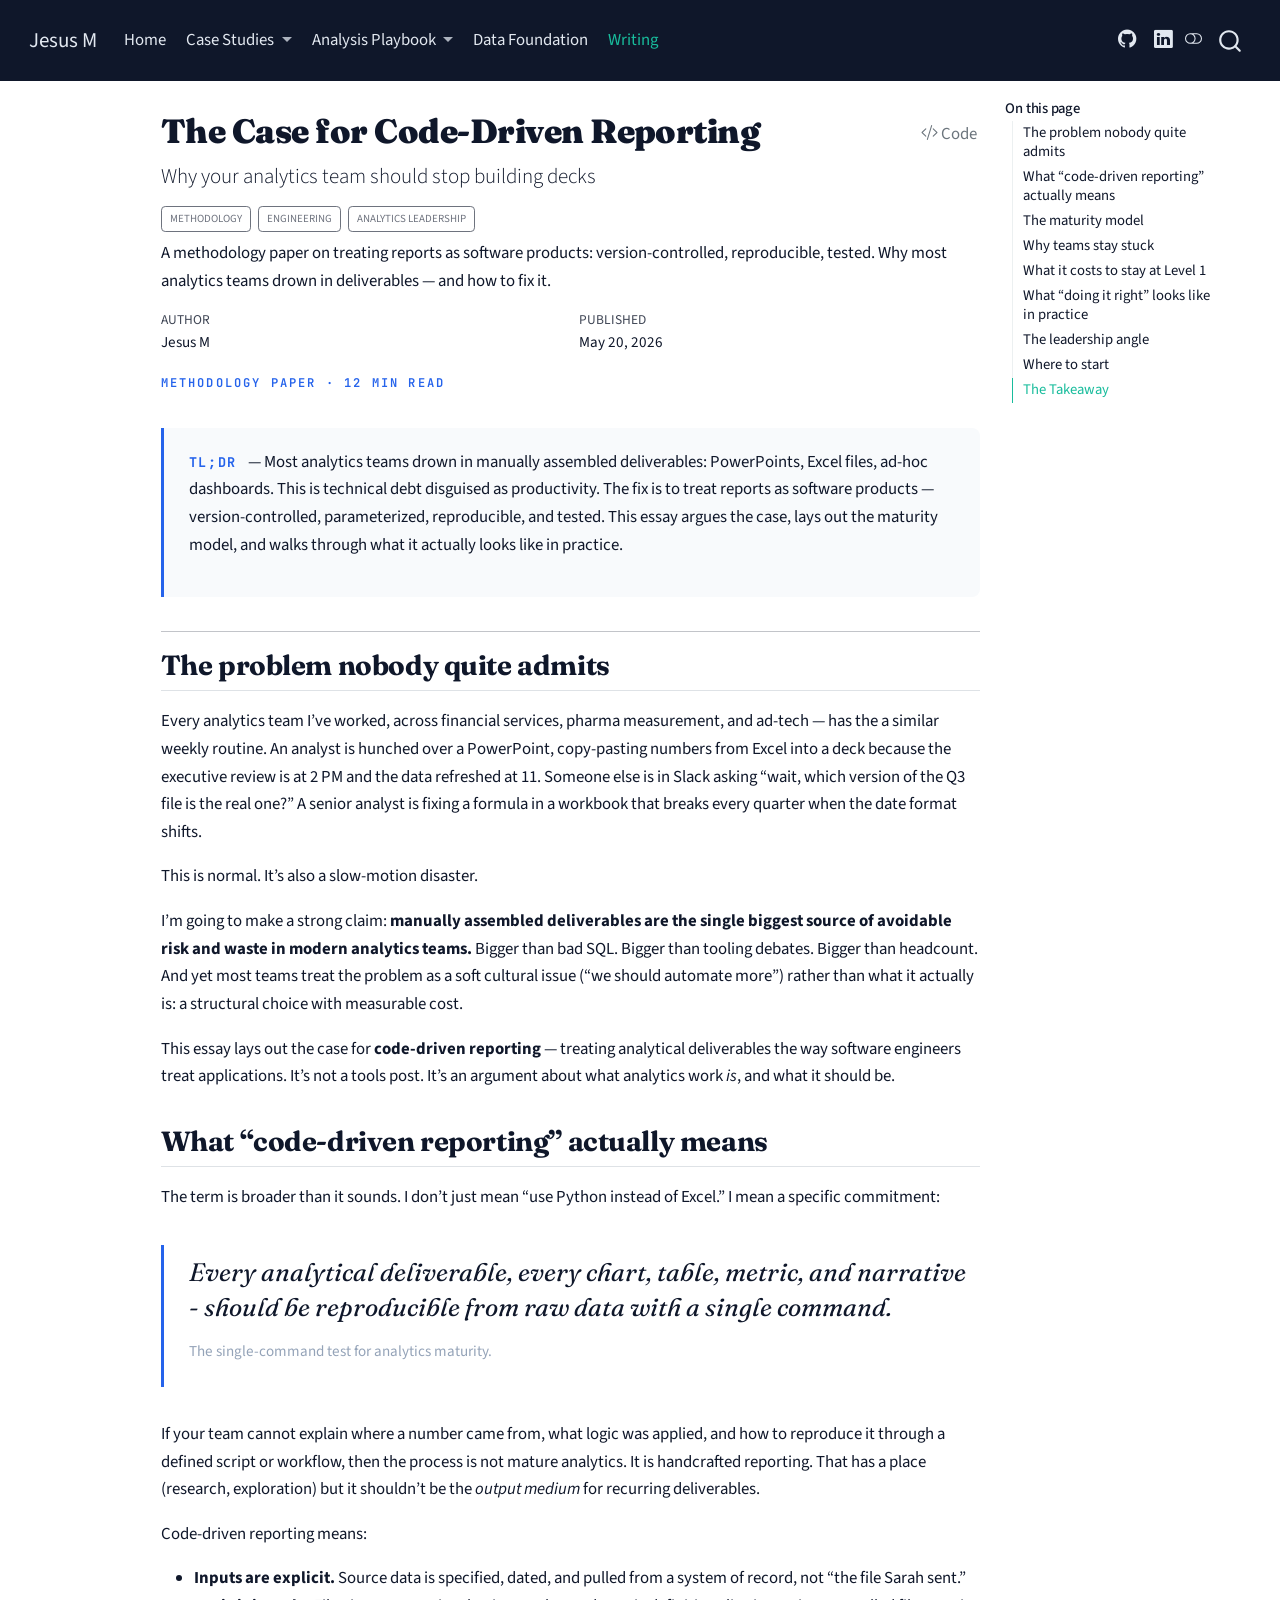
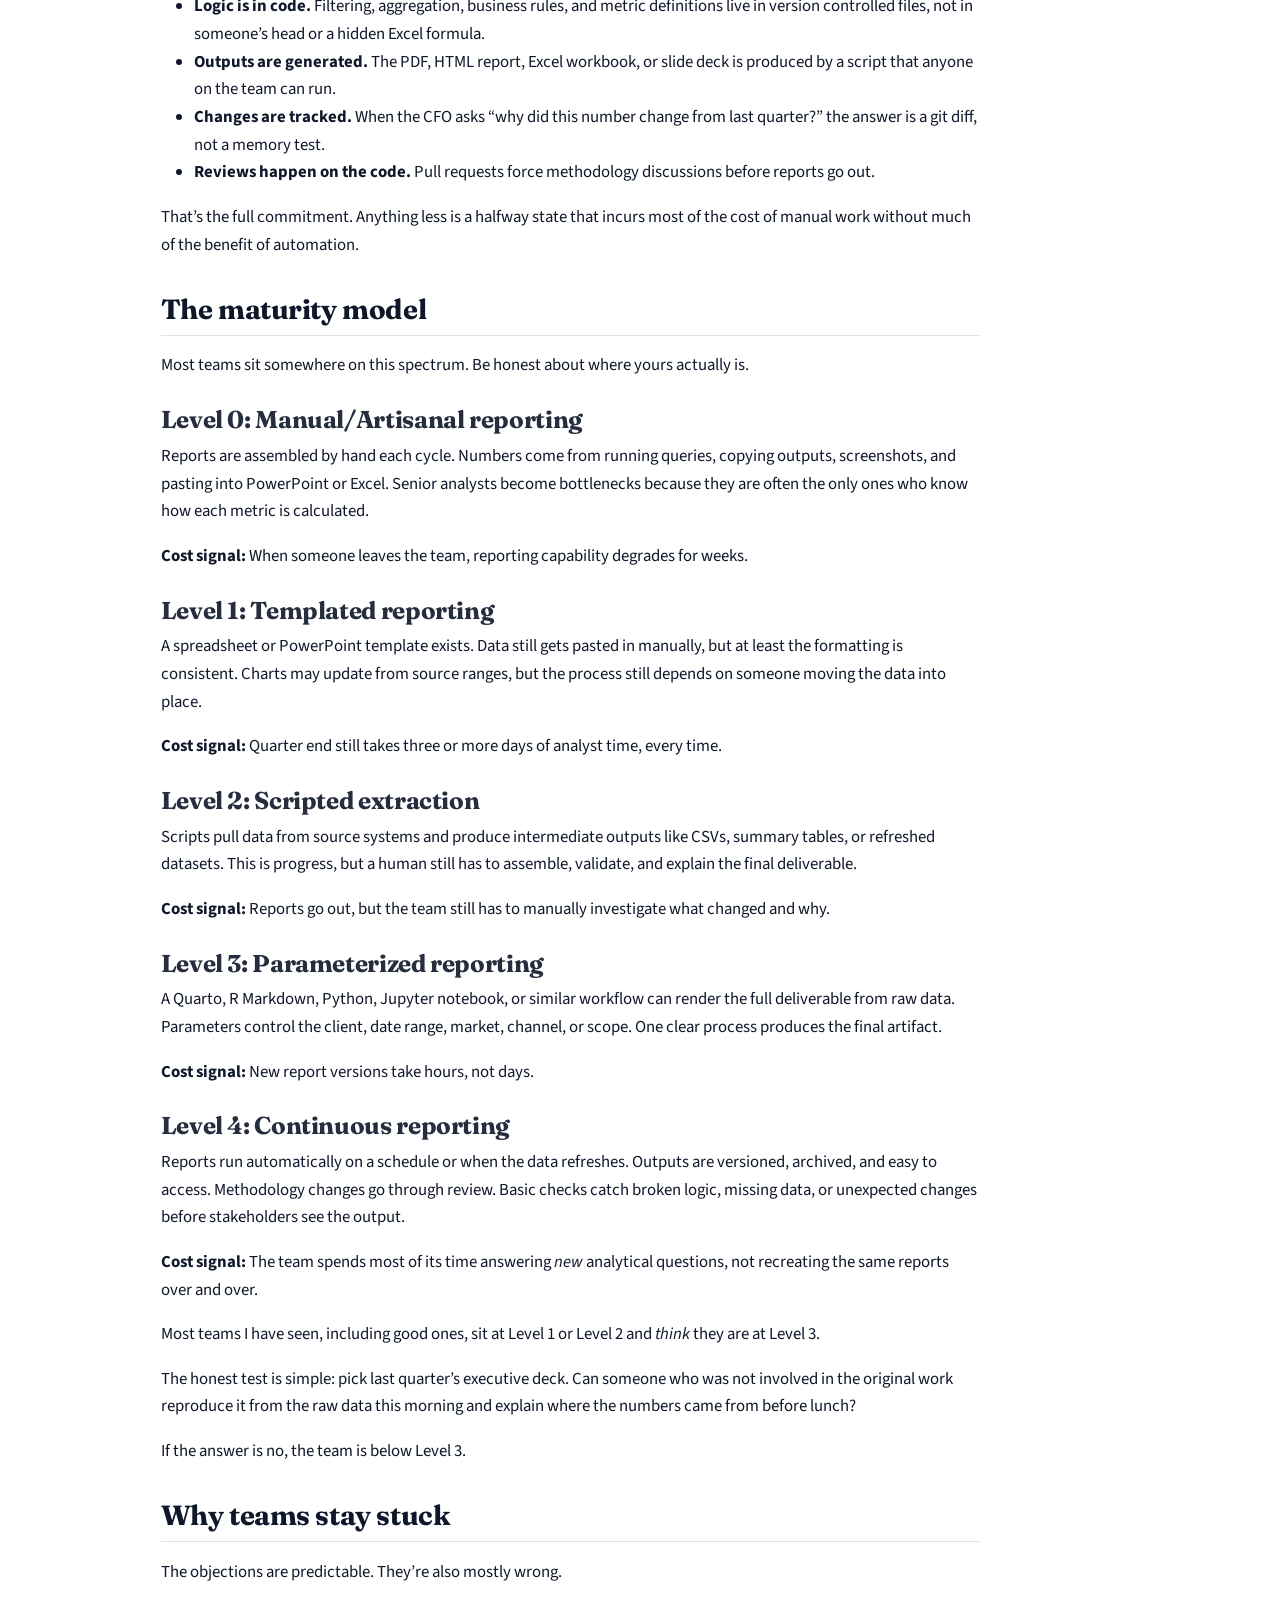
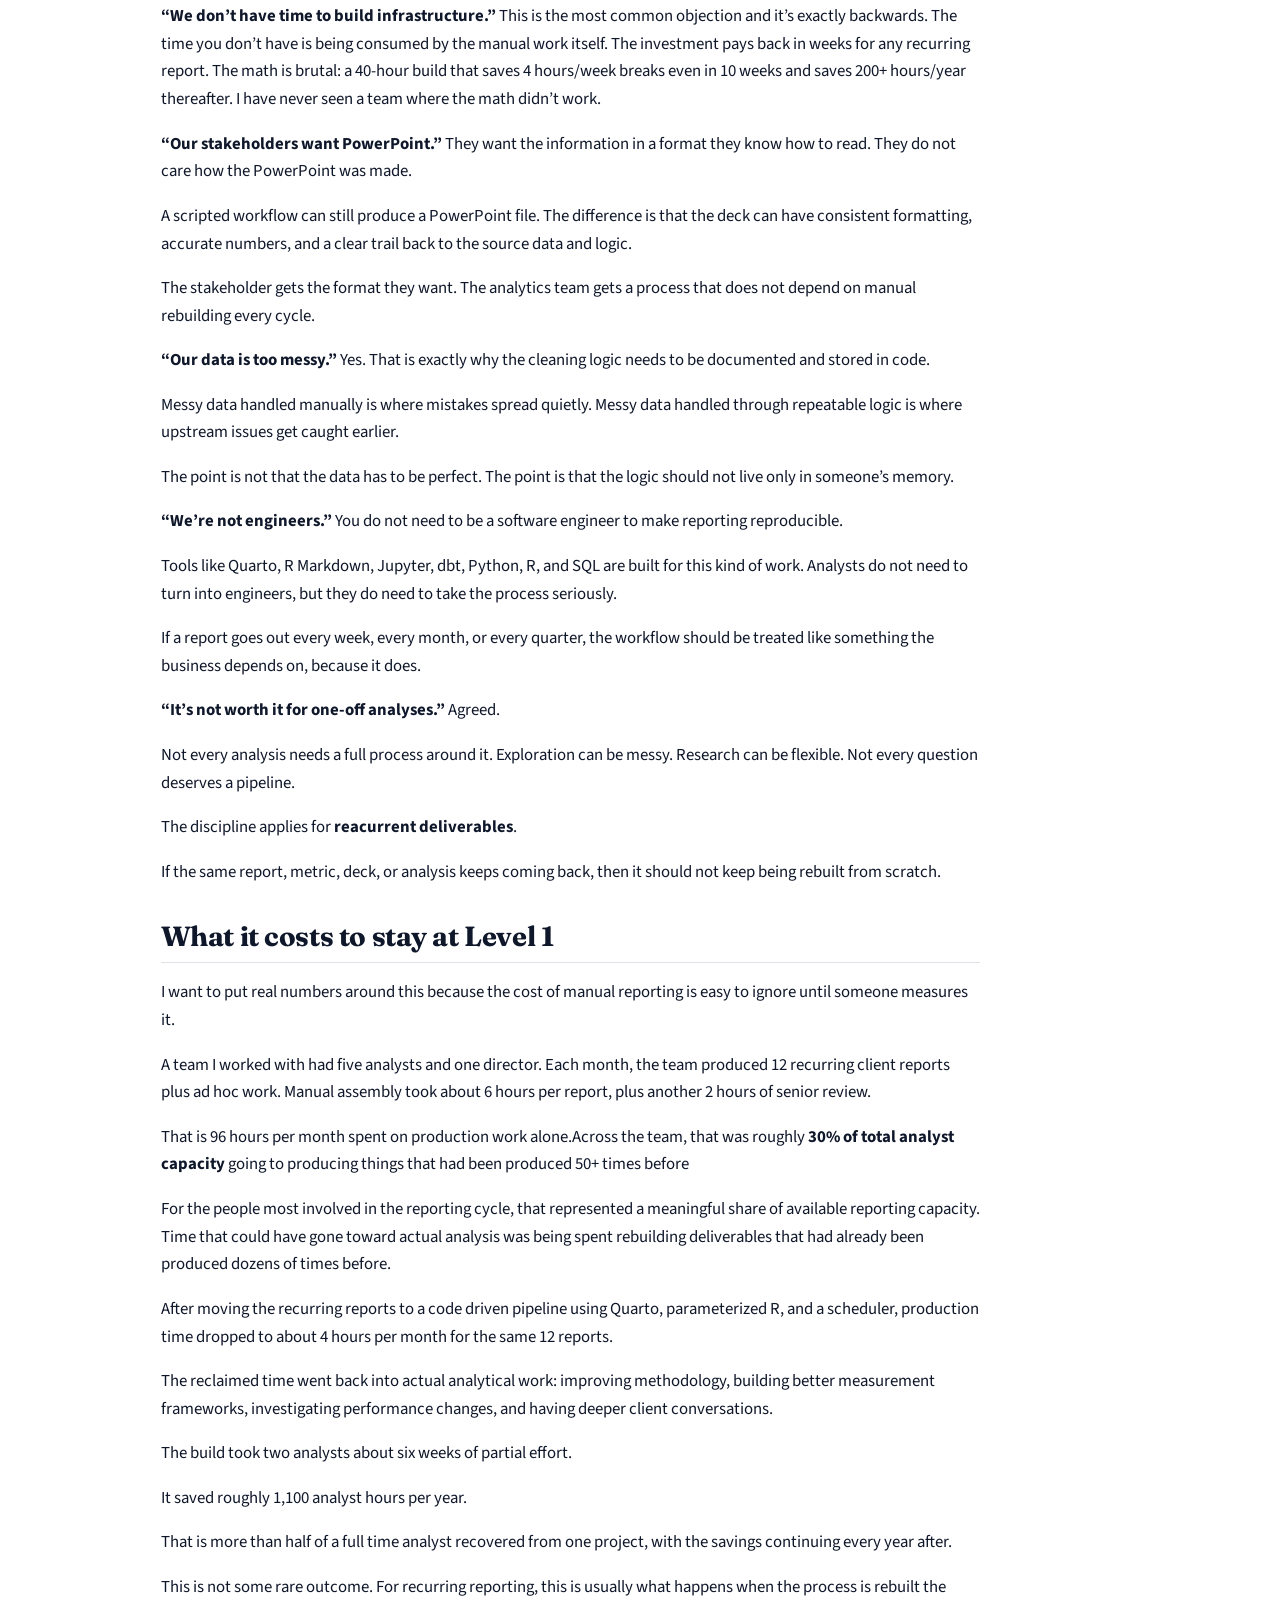
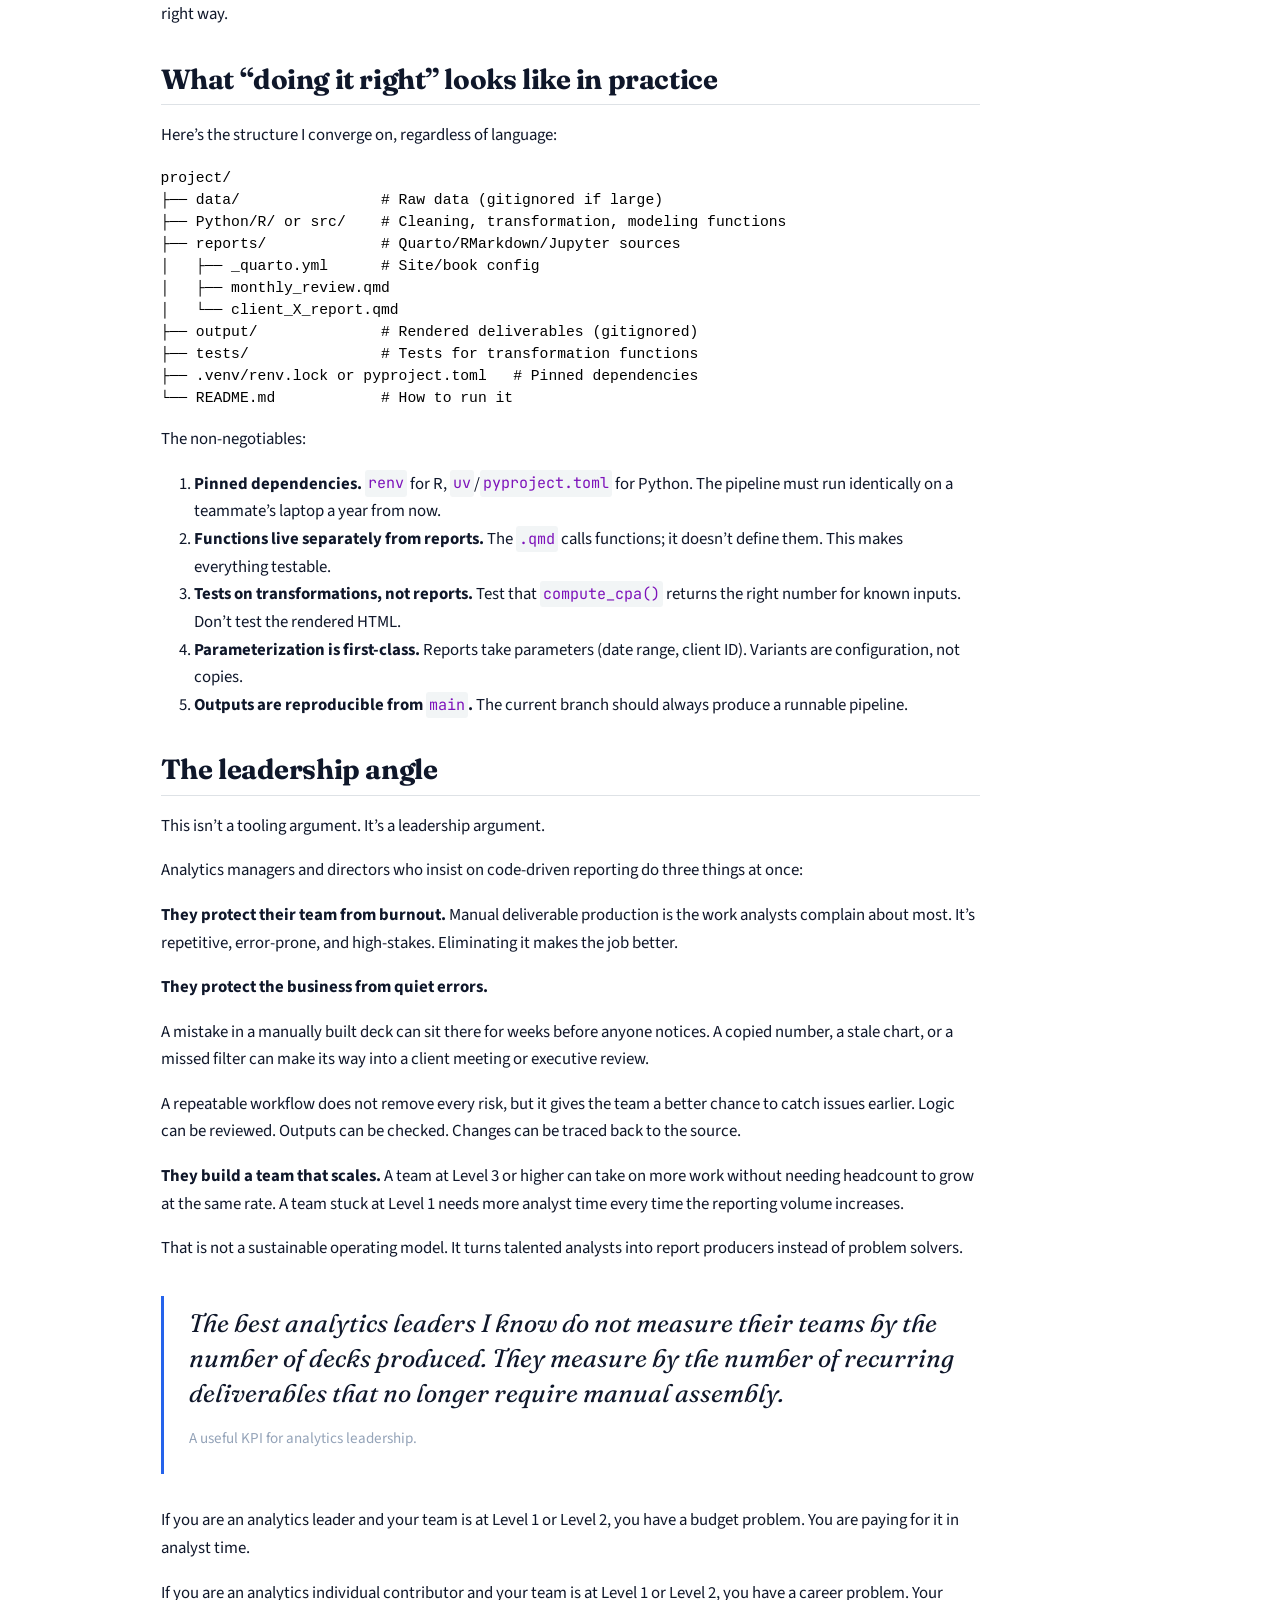
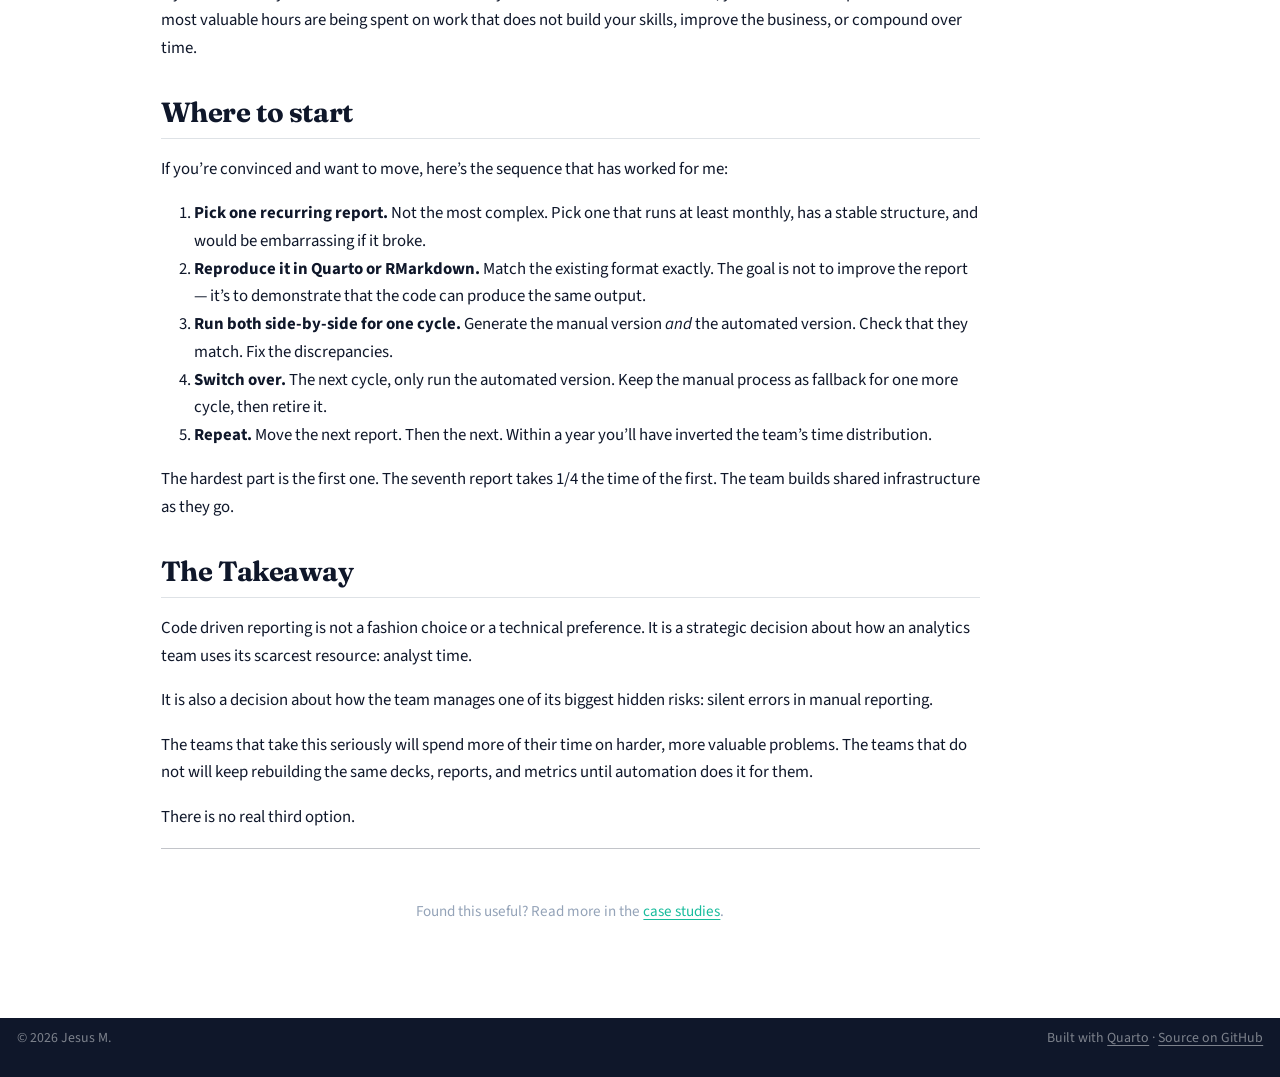
<file: docs/posts/code-driven-reporting.html>
<!DOCTYPE html>
<html xmlns="http://www.w3.org/1999/xhtml" lang="en" xml:lang="en"><head>

<meta charset="utf-8">
<meta name="generator" content="quarto-1.9.37">

<meta name="viewport" content="width=device-width, initial-scale=1.0, user-scalable=yes">

<meta name="author" content="Jesus M">
<meta name="dcterms.date" content="2026-05-20">
<meta name="description" content="A methodology paper on treating reports as software products: version-controlled, reproducible, tested. Why most analytics teams drown in deliverables — and how to fix it.">

<title>The Case for Code-Driven Reporting – Jesus M</title>
<style>
/* Default styles provided by pandoc.
** See https://pandoc.org/MANUAL.html#variables-for-html for config info.
*/
code{white-space: pre-wrap;}
span.smallcaps{font-variant: small-caps;}
div.columns{display: flex; gap: min(4vw, 1.5em);}
div.column{flex: auto; overflow-x: auto;}
div.hanging-indent{margin-left: 1.5em; text-indent: -1.5em;}
ul.task-list{list-style: none;}
ul.task-list li input[type="checkbox"] {
  width: 0.8em;
  margin: 0 0.8em 0.2em -1em; /* quarto-specific, see https://github.com/quarto-dev/quarto-cli/issues/4556 */ 
  vertical-align: middle;
}
/* CSS for syntax highlighting */
html { -webkit-text-size-adjust: 100%; }
pre > code.sourceCode { white-space: pre; position: relative; }
pre > code.sourceCode > span { display: inline-block; line-height: 1.25; }
pre > code.sourceCode > span:empty { height: 1.2em; }
.sourceCode { overflow: visible; }
code.sourceCode > span { color: inherit; text-decoration: inherit; }
div.sourceCode { margin: 1em 0; }
pre.sourceCode { margin: 0; }
@media screen {
div.sourceCode { overflow: auto; }
}
@media print {
pre > code.sourceCode { white-space: pre-wrap; }
pre > code.sourceCode > span { text-indent: -5em; padding-left: 5em; }
}
pre.numberSource code
  { counter-reset: source-line 0; }
pre.numberSource code > span
  { position: relative; left: -4em; counter-increment: source-line; }
pre.numberSource code > span > a:first-child::before
  { content: counter(source-line);
    position: relative; left: -1em; text-align: right; vertical-align: baseline;
    border: none; display: inline-block;
    -webkit-touch-callout: none; -webkit-user-select: none;
    -khtml-user-select: none; -moz-user-select: none;
    -ms-user-select: none; user-select: none;
    padding: 0 4px; width: 4em;
  }
pre.numberSource { margin-left: 3em;  padding-left: 4px; }
div.sourceCode
  {   }
@media screen {
pre > code.sourceCode > span > a:first-child::before { text-decoration: underline; }
}
</style>


<script src="../site_libs/quarto-nav/quarto-nav.js"></script>
<script src="../site_libs/clipboard/clipboard.min.js"></script>
<script src="../site_libs/quarto-search/autocomplete.umd.js"></script>
<script src="../site_libs/quarto-search/fuse.min.js"></script>
<script src="../site_libs/quarto-search/quarto-search.js"></script>
<meta name="quarto:offset" content="../">
<link href="../images/favicon.png" rel="icon" type="image/png">
<script src="../site_libs/quarto-html/quarto.js" type="module"></script>
<script src="../site_libs/quarto-html/tabsets/tabsets.js" type="module"></script>
<script src="../site_libs/quarto-html/popper.min.js"></script>
<script src="../site_libs/quarto-html/tippy.umd.min.js"></script>
<script src="../site_libs/quarto-html/anchor.min.js"></script>
<link href="../site_libs/quarto-html/tippy.css" rel="stylesheet">
<link href="../site_libs/quarto-html/quarto-syntax-highlighting-acf12a64177840b8d86f2d4f01b2e9fb.css" rel="stylesheet" class="quarto-color-scheme" id="quarto-text-highlighting-styles">
<link href="../site_libs/quarto-html/quarto-syntax-highlighting-dark-23bbe8b5e4efc1e257f6d59dce478b08.css" rel="stylesheet" class="quarto-color-scheme quarto-color-alternate" id="quarto-text-highlighting-styles">
<link href="../site_libs/quarto-html/quarto-syntax-highlighting-acf12a64177840b8d86f2d4f01b2e9fb.css" rel="stylesheet" class="quarto-color-scheme-extra" id="quarto-text-highlighting-styles">
<script src="../site_libs/bootstrap/bootstrap.min.js"></script>
<link href="../site_libs/bootstrap/bootstrap-icons.css" rel="stylesheet">
<link href="../site_libs/bootstrap/bootstrap-433884d314a7a9fb88432cc1824ec3f3.min.css" rel="stylesheet" append-hash="true" class="quarto-color-scheme" id="quarto-bootstrap" data-mode="light">
<link href="../site_libs/bootstrap/bootstrap-dark-85f9e96ee97c5c0a065a5c956d03e936.min.css" rel="stylesheet" append-hash="true" class="quarto-color-scheme quarto-color-alternate" id="quarto-bootstrap" data-mode="dark">
<link href="../site_libs/bootstrap/bootstrap-433884d314a7a9fb88432cc1824ec3f3.min.css" rel="stylesheet" append-hash="true" class="quarto-color-scheme-extra" id="quarto-bootstrap" data-mode="light">
<script id="quarto-search-options" type="application/json">{
  "location": "navbar",
  "copy-button": false,
  "collapse-after": 3,
  "panel-placement": "end",
  "type": "overlay",
  "limit": 50,
  "keyboard-shortcut": [
    "f",
    "/",
    "s"
  ],
  "show-item-context": false,
  "language": {
    "search-no-results-text": "No results",
    "search-matching-documents-text": "matching documents",
    "search-copy-link-title": "Copy link to search",
    "search-hide-matches-text": "Hide additional matches",
    "search-more-match-text": "more match in this document",
    "search-more-matches-text": "more matches in this document",
    "search-clear-button-title": "Clear",
    "search-text-placeholder": "",
    "search-detached-cancel-button-title": "Cancel",
    "search-submit-button-title": "Submit",
    "search-label": "Search"
  }
}</script>


<link rel="stylesheet" href="../styles.css">
</head>

<body class="nav-fixed quarto-light"><script id="quarto-html-before-body" type="application/javascript">
    const toggleBodyColorMode = (bsSheetEl) => {
      const mode = bsSheetEl.getAttribute("data-mode");
      const bodyEl = window.document.querySelector("body");
      if (mode === "dark") {
        bodyEl.classList.add("quarto-dark");
        bodyEl.classList.remove("quarto-light");
      } else {
        bodyEl.classList.add("quarto-light");
        bodyEl.classList.remove("quarto-dark");
      }
    }
    const toggleBodyColorPrimary = () => {
      const bsSheetEl = window.document.querySelector("link#quarto-bootstrap:not([rel=disabled-stylesheet])");
      if (bsSheetEl) {
        toggleBodyColorMode(bsSheetEl);
      }
    }
    const setColorSchemeToggle = (alternate) => {
      const toggles = window.document.querySelectorAll('.quarto-color-scheme-toggle');
      for (let i=0; i < toggles.length; i++) {
        const toggle = toggles[i];
        if (toggle) {
          if (alternate) {
            toggle.classList.add("alternate");
          } else {
            toggle.classList.remove("alternate");
          }
        }
      }
    };
    const toggleColorMode = (alternate) => {
      // Switch the stylesheets
      const primaryStylesheets = window.document.querySelectorAll('link.quarto-color-scheme:not(.quarto-color-alternate)');
      const alternateStylesheets = window.document.querySelectorAll('link.quarto-color-scheme.quarto-color-alternate');
      manageTransitions('#quarto-margin-sidebar .nav-link', false);
      if (alternate) {
        // note: dark is layered on light, we don't disable primary!
        enableStylesheet(alternateStylesheets);
        for (const sheetNode of alternateStylesheets) {
          if (sheetNode.id === "quarto-bootstrap") {
            toggleBodyColorMode(sheetNode);
          }
        }
      } else {
        disableStylesheet(alternateStylesheets);
        enableStylesheet(primaryStylesheets)
        toggleBodyColorPrimary();
      }
      manageTransitions('#quarto-margin-sidebar .nav-link', true);
      // Switch the toggles
      setColorSchemeToggle(alternate)
      // Hack to workaround the fact that safari doesn't
      // properly recolor the scrollbar when toggling (#1455)
      if (navigator.userAgent.indexOf('Safari') > 0 && navigator.userAgent.indexOf('Chrome') == -1) {
        manageTransitions("body", false);
        window.scrollTo(0, 1);
        setTimeout(() => {
          window.scrollTo(0, 0);
          manageTransitions("body", true);
        }, 40);
      }
    }
    const disableStylesheet = (stylesheets) => {
      for (let i=0; i < stylesheets.length; i++) {
        const stylesheet = stylesheets[i];
        stylesheet.rel = 'disabled-stylesheet';
      }
    }
    const enableStylesheet = (stylesheets) => {
      for (let i=0; i < stylesheets.length; i++) {
        const stylesheet = stylesheets[i];
        if(stylesheet.rel !== 'stylesheet') { // for Chrome, which will still FOUC without this check
          stylesheet.rel = 'stylesheet';
        }
      }
    }
    const manageTransitions = (selector, allowTransitions) => {
      const els = window.document.querySelectorAll(selector);
      for (let i=0; i < els.length; i++) {
        const el = els[i];
        if (allowTransitions) {
          el.classList.remove('notransition');
        } else {
          el.classList.add('notransition');
        }
      }
    }
    const isFileUrl = () => {
      return window.location.protocol === 'file:';
    }
    const hasAlternateSentinel = () => {
      let styleSentinel = getColorSchemeSentinel();
      if (styleSentinel !== null) {
        return styleSentinel === "alternate";
      } else {
        return false;
      }
    }
    const setStyleSentinel = (alternate) => {
      const value = alternate ? "alternate" : "default";
      if (!isFileUrl()) {
        window.localStorage.setItem("quarto-color-scheme", value);
      } else {
        localAlternateSentinel = value;
      }
    }
    const getColorSchemeSentinel = () => {
      if (!isFileUrl()) {
        const storageValue = window.localStorage.getItem("quarto-color-scheme");
        return storageValue != null ? storageValue : localAlternateSentinel;
      } else {
        return localAlternateSentinel;
      }
    }
    const toggleGiscusIfUsed = (isAlternate, darkModeDefault) => {
      const baseTheme = document.querySelector('#giscus-base-theme')?.value ?? 'light';
      const alternateTheme = document.querySelector('#giscus-alt-theme')?.value ?? 'dark';
      let newTheme = '';
      if(authorPrefersDark) {
        newTheme = isAlternate ? baseTheme : alternateTheme;
      } else {
        newTheme = isAlternate ? alternateTheme : baseTheme;
      }
      const changeGiscusTheme = () => {
        // From: https://github.com/giscus/giscus/issues/336
        const sendMessage = (message) => {
          const iframe = document.querySelector('iframe.giscus-frame');
          if (!iframe) return;
          iframe.contentWindow.postMessage({ giscus: message }, 'https://giscus.app');
        }
        sendMessage({
          setConfig: {
            theme: newTheme
          }
        });
      }
      const isGiscussLoaded = window.document.querySelector('iframe.giscus-frame') !== null;
      if (isGiscussLoaded) {
        changeGiscusTheme();
      }
    };
    const authorPrefersDark = false;
    const darkModeDefault = authorPrefersDark;
      document.querySelector('link#quarto-text-highlighting-styles.quarto-color-scheme-extra').rel = 'disabled-stylesheet';
      document.querySelector('link#quarto-bootstrap.quarto-color-scheme-extra').rel = 'disabled-stylesheet';
    let localAlternateSentinel = darkModeDefault ? 'alternate' : 'default';
    // Dark / light mode switch
    window.quartoToggleColorScheme = () => {
      // Read the current dark / light value
      let toAlternate = !hasAlternateSentinel();
      toggleColorMode(toAlternate);
      setStyleSentinel(toAlternate);
      toggleGiscusIfUsed(toAlternate, darkModeDefault);
      window.dispatchEvent(new Event('resize'));
    };
    // Switch to dark mode if need be
    if (hasAlternateSentinel()) {
      toggleColorMode(true);
    } else {
      toggleColorMode(false);
    }
  </script>

<div id="quarto-search-results"></div>
  <header id="quarto-header" class="headroom fixed-top">
    <nav class="navbar navbar-expand-lg " data-bs-theme="dark">
      <div class="navbar-container container-fluid">
      <div class="navbar-brand-container mx-auto">
    <a class="navbar-brand" href="../index.html">
    <span class="navbar-title">Jesus M</span>
    </a>
  </div>
            <div id="quarto-search" class="" title="Search"></div>
          <button class="navbar-toggler" type="button" data-bs-toggle="collapse" data-bs-target="#navbarCollapse" aria-controls="navbarCollapse" role="menu" aria-expanded="false" aria-label="Toggle navigation" onclick="if (window.quartoToggleHeadroom) { window.quartoToggleHeadroom(); }">
  <span class="navbar-toggler-icon"></span>
</button>
          <div class="collapse navbar-collapse" id="navbarCollapse">
            <ul class="navbar-nav navbar-nav-scroll me-auto">
  <li class="nav-item">
    <a class="nav-link" href="../index.html"> 
<span class="menu-text">Home</span></a>
  </li>  
  <li class="nav-item dropdown ">
    <a class="nav-link dropdown-toggle" href="#" id="nav-menu-case-studies" role="link" data-bs-toggle="dropdown" aria-expanded="false">
 <span class="menu-text">Case Studies</span>
    </a>
    <ul class="dropdown-menu" aria-labelledby="nav-menu-case-studies">    
        <li>
    <a class="dropdown-item" href="../case-studies/spike-detection.html">
 <span class="dropdown-text">Spike Detection (Wikipedia · Parquet)</span></a>
  </li>  
        <li>
    <a class="dropdown-item" href="../case-studies/political-ad-spend.html">
 <span class="dropdown-text">Political Media Spend (FEC · Parquet)</span></a>
  </li>  
        <li>
    <a class="dropdown-item" href="../case-studies/automated-pipeline.html">
 <span class="dropdown-text">Automated Pipeline (CMS · R)</span></a>
  </li>  
    </ul>
  </li>
  <li class="nav-item dropdown ">
    <a class="nav-link dropdown-toggle" href="#" id="nav-menu-analysis-playbook" role="link" data-bs-toggle="dropdown" aria-expanded="false">
 <span class="menu-text">Analysis Playbook</span>
    </a>
    <ul class="dropdown-menu" aria-labelledby="nav-menu-analysis-playbook">    
        <li>
    <a class="dropdown-item" href="../analysis/index.html">
 <span class="dropdown-text">Overview</span></a>
  </li>  
        <li>
    <a class="dropdown-item" href="../analysis/trends/index.html">
 <span class="dropdown-text">Trends &amp; Time Series</span></a>
  </li>  
        <li>
    <a class="dropdown-item" href="../analysis/comparison/index.html">
 <span class="dropdown-text">Comparison</span></a>
  </li>  
        <li>
    <a class="dropdown-item" href="../analysis/distributions/index.html">
 <span class="dropdown-text">Distributions &amp; Uncertainty</span></a>
  </li>  
        <li>
    <a class="dropdown-item" href="../analysis/experiments/index.html">
 <span class="dropdown-text">Experiment Readouts</span></a>
  </li>  
        <li>
    <a class="dropdown-item" href="../analysis/kpis/index.html">
 <span class="dropdown-text">KPIs &amp; Metrics</span></a>
  </li>  
    </ul>
  </li>
  <li class="nav-item">
    <a class="nav-link" href="../data-foundation/data-engineering.html"> 
<span class="menu-text">Data Foundation</span></a>
  </li>  
  <li class="nav-item">
    <a class="nav-link active" href="../posts/code-driven-reporting.html" aria-current="page"> 
<span class="menu-text">Writing</span></a>
  </li>  
</ul>
            <ul class="navbar-nav navbar-nav-scroll ms-auto">
  <li class="nav-item compact">
    <a class="nav-link" href="https://github.com/idgesus"> <i class="bi bi-github" role="img" aria-label="GitHub">
</i> 
<span class="menu-text"></span></a>
  </li>  
  <li class="nav-item compact">
    <a class="nav-link" href="https://linkedin.com/in/mejiajesus"> <i class="bi bi-linkedin" role="img" aria-label="LinkedIn">
</i> 
<span class="menu-text"></span></a>
  </li>  
</ul>
          </div> <!-- /navcollapse -->
            <div class="quarto-navbar-tools">
  <a href="" class="quarto-color-scheme-toggle quarto-navigation-tool  px-1" onclick="window.quartoToggleColorScheme(); return false;" title="Toggle dark mode"><i class="bi"></i></a>
</div>
      </div> <!-- /container-fluid -->
    </nav>
</header>
<!-- content -->
<div id="quarto-content" class="quarto-container page-columns page-rows-contents page-layout-article page-navbar">
<!-- sidebar -->
<!-- margin-sidebar -->
    <div id="quarto-margin-sidebar" class="sidebar margin-sidebar">
        <nav id="TOC" role="doc-toc" class="toc-active">
    <h2 id="toc-title">On this page</h2>
   
  <ul class="collapse">
  <li><a href="#the-problem-nobody-quite-admits" id="toc-the-problem-nobody-quite-admits" class="nav-link active" data-scroll-target="#the-problem-nobody-quite-admits">The problem nobody quite admits</a></li>
  <li><a href="#what-code-driven-reporting-actually-means" id="toc-what-code-driven-reporting-actually-means" class="nav-link" data-scroll-target="#what-code-driven-reporting-actually-means">What “code-driven reporting” actually means</a></li>
  <li><a href="#the-maturity-model" id="toc-the-maturity-model" class="nav-link" data-scroll-target="#the-maturity-model">The maturity model</a></li>
  <li><a href="#why-teams-stay-stuck" id="toc-why-teams-stay-stuck" class="nav-link" data-scroll-target="#why-teams-stay-stuck">Why teams stay stuck</a></li>
  <li><a href="#what-it-costs-to-stay-at-level-1" id="toc-what-it-costs-to-stay-at-level-1" class="nav-link" data-scroll-target="#what-it-costs-to-stay-at-level-1">What it costs to stay at Level 1</a></li>
  <li><a href="#what-doing-it-right-looks-like-in-practice" id="toc-what-doing-it-right-looks-like-in-practice" class="nav-link" data-scroll-target="#what-doing-it-right-looks-like-in-practice">What “doing it right” looks like in practice</a></li>
  <li><a href="#the-leadership-angle" id="toc-the-leadership-angle" class="nav-link" data-scroll-target="#the-leadership-angle">The leadership angle</a></li>
  <li><a href="#where-to-start" id="toc-where-to-start" class="nav-link" data-scroll-target="#where-to-start">Where to start</a></li>
  <li><a href="#the-takeaway" id="toc-the-takeaway" class="nav-link" data-scroll-target="#the-takeaway">The Takeaway</a></li>
  </ul>
</nav>
    </div>
<!-- main -->
<main class="content" id="quarto-document-content">


<header id="title-block-header" class="quarto-title-block default">
<div class="quarto-title">
<div class="quarto-title-block"><div><h1 class="title">The Case for Code-Driven Reporting</h1><button type="button" class="btn code-tools-button" id="quarto-code-tools-source"><i class="bi"></i> Code</button></div></div>
<p class="subtitle lead">Why your analytics team should stop building decks</p>
  <div class="quarto-categories">
    <div class="quarto-category">Methodology</div>
    <div class="quarto-category">Engineering</div>
    <div class="quarto-category">Analytics Leadership</div>
  </div>
  </div>

<div>
  <div class="description">
    A methodology paper on treating reports as software products: version-controlled, reproducible, tested. Why most analytics teams drown in deliverables — and how to fix it.
  </div>
</div>


<div class="quarto-title-meta">

    <div>
    <div class="quarto-title-meta-heading">Author</div>
    <div class="quarto-title-meta-contents">
             <p>Jesus M </p>
          </div>
  </div>
    
    <div>
    <div class="quarto-title-meta-heading">Published</div>
    <div class="quarto-title-meta-contents">
      <p class="date">May 20, 2026</p>
    </div>
  </div>
  
    
  </div>
  


</header>


<p><span class="section-label">Methodology Paper · 12 min read</span></p>
<div class="tldr">
<p><strong>TL;DR</strong> — Most analytics teams drown in manually assembled deliverables: PowerPoints, Excel files, ad-hoc dashboards. This is technical debt disguised as productivity. The fix is to treat reports as software products — version-controlled, parameterized, reproducible, and tested. This essay argues the case, lays out the maturity model, and walks through what it actually looks like in practice.</p>
</div>
<hr>
<section id="the-problem-nobody-quite-admits" class="level2">
<h2 class="anchored" data-anchor-id="the-problem-nobody-quite-admits">The problem nobody quite admits</h2>
<p>Every analytics team I’ve worked, across financial services, pharma measurement, and ad-tech — has the a similar weekly routine. An analyst is hunched over a PowerPoint, copy-pasting numbers from Excel into a deck because the executive review is at 2 PM and the data refreshed at 11. Someone else is in Slack asking “wait, which version of the Q3 file is the real one?” A senior analyst is fixing a formula in a workbook that breaks every quarter when the date format shifts.</p>
<p>This is normal. It’s also a slow-motion disaster.</p>
<p>I’m going to make a strong claim: <strong>manually assembled deliverables are the single biggest source of avoidable risk and waste in modern analytics teams.</strong> Bigger than bad SQL. Bigger than tooling debates. Bigger than headcount. And yet most teams treat the problem as a soft cultural issue (“we should automate more”) rather than what it actually is: a structural choice with measurable cost.</p>
<p>This essay lays out the case for <strong>code-driven reporting</strong> — treating analytical deliverables the way software engineers treat applications. It’s not a tools post. It’s an argument about what analytics work <em>is</em>, and what it should be.</p>
</section>
<section id="what-code-driven-reporting-actually-means" class="level2">
<h2 class="anchored" data-anchor-id="what-code-driven-reporting-actually-means">What “code-driven reporting” actually means</h2>
<p>The term is broader than it sounds. I don’t just mean “use Python instead of Excel.” I mean a specific commitment:</p>
<div class="pullquote">
<p>Every analytical deliverable, every chart, table, metric, and narrative - should be reproducible from raw data with a single command.</p>
<p><span class="pullquote-attr">The single-command test for analytics maturity.</span></p>
</div>
<p>If your team cannot explain where a number came from, what logic was applied, and how to reproduce it through a defined script or workflow, then the process is not mature analytics. It is handcrafted reporting. That has a place (research, exploration) but it shouldn’t be the <em>output medium</em> for recurring deliverables.</p>
<p>Code-driven reporting means:</p>
<ul>
<li><strong>Inputs are explicit.</strong> Source data is specified, dated, and pulled from a system of record, not “the file Sarah sent.”</li>
<li><strong>Logic is in code.</strong> Filtering, aggregation, business rules, and metric definitions live in version controlled files, not in someone’s head or a hidden Excel formula.</li>
<li><strong>Outputs are generated.</strong> The PDF, HTML report, Excel workbook, or slide deck is produced by a script that anyone on the team can run.</li>
<li><strong>Changes are tracked.</strong> When the CFO asks “why did this number change from last quarter?” the answer is a git diff, not a memory test.</li>
<li><strong>Reviews happen on the code.</strong> Pull requests force methodology discussions before reports go out.</li>
</ul>
<p>That’s the full commitment. Anything less is a halfway state that incurs most of the cost of manual work without much of the benefit of automation.</p>
</section>
<section id="the-maturity-model" class="level2">
<h2 class="anchored" data-anchor-id="the-maturity-model">The maturity model</h2>
<p>Most teams sit somewhere on this spectrum. Be honest about where yours actually is.</p>
<section id="level-0-manualartisanal-reporting" class="level3">
<h3 class="anchored" data-anchor-id="level-0-manualartisanal-reporting">Level 0: Manual/Artisanal reporting</h3>
<p>Reports are assembled by hand each cycle. Numbers come from running queries, copying outputs, screenshots, and pasting into PowerPoint or Excel. Senior analysts become bottlenecks because they are often the only ones who know how each metric is calculated.</p>
<p><strong>Cost signal:</strong> When someone leaves the team, reporting capability degrades for weeks.</p>
</section>
<section id="level-1-templated-reporting" class="level3">
<h3 class="anchored" data-anchor-id="level-1-templated-reporting">Level 1: Templated reporting</h3>
<p>A spreadsheet or PowerPoint template exists. Data still gets pasted in manually, but at least the formatting is consistent. Charts may update from source ranges, but the process still depends on someone moving the data into place.</p>
<p><strong>Cost signal:</strong> Quarter end still takes three or more days of analyst time, every time.</p>
</section>
<section id="level-2-scripted-extraction" class="level3">
<h3 class="anchored" data-anchor-id="level-2-scripted-extraction">Level 2: Scripted extraction</h3>
<p>Scripts pull data from source systems and produce intermediate outputs like CSVs, summary tables, or refreshed datasets. This is progress, but a human still has to assemble, validate, and explain the final deliverable.</p>
<p><strong>Cost signal:</strong> Reports go out, but the team still has to manually investigate what changed and why.</p>
</section>
<section id="level-3-parameterized-reporting" class="level3">
<h3 class="anchored" data-anchor-id="level-3-parameterized-reporting">Level 3: Parameterized reporting</h3>
<p>A Quarto, R Markdown, Python, Jupyter notebook, or similar workflow can render the full deliverable from raw data. Parameters control the client, date range, market, channel, or scope. One clear process produces the final artifact.</p>
<p><strong>Cost signal:</strong> New report versions take hours, not days.</p>
</section>
<section id="level-4-continuous-reporting" class="level3">
<h3 class="anchored" data-anchor-id="level-4-continuous-reporting">Level 4: Continuous reporting</h3>
<p>Reports run automatically on a schedule or when the data refreshes. Outputs are versioned, archived, and easy to access. Methodology changes go through review. Basic checks catch broken logic, missing data, or unexpected changes before stakeholders see the output.</p>
<p><strong>Cost signal:</strong> The team spends most of its time answering <em>new</em> analytical questions, not recreating the same reports over and over.</p>
<p>Most teams I have seen, including good ones, sit at Level 1 or Level 2 and <em>think</em> they are at Level 3.</p>
<p>The honest test is simple: pick last quarter’s executive deck. Can someone who was not involved in the original work reproduce it from the raw data this morning and explain where the numbers came from before lunch?</p>
<p>If the answer is no, the team is below Level 3.</p>
</section>
</section>
<section id="why-teams-stay-stuck" class="level2">
<h2 class="anchored" data-anchor-id="why-teams-stay-stuck">Why teams stay stuck</h2>
<p>The objections are predictable. They’re also mostly wrong.</p>
<p><strong>“We don’t have time to build infrastructure.”</strong> This is the most common objection and it’s exactly backwards. The time you don’t have is being consumed by the manual work itself. The investment pays back in weeks for any recurring report. The math is brutal: a 40-hour build that saves 4 hours/week breaks even in 10 weeks and saves 200+ hours/year thereafter. I have never seen a team where the math didn’t work.</p>
<p><strong>“Our stakeholders want PowerPoint.”</strong> They want the information in a format they know how to read. They do not care how the PowerPoint was made.</p>
<p>A scripted workflow can still produce a PowerPoint file. The difference is that the deck can have consistent formatting, accurate numbers, and a clear trail back to the source data and logic.</p>
<p>The stakeholder gets the format they want. The analytics team gets a process that does not depend on manual rebuilding every cycle.</p>
<p><strong>“Our data is too messy.”</strong> Yes. That is exactly why the cleaning logic needs to be documented and stored in code.</p>
<p>Messy data handled manually is where mistakes spread quietly. Messy data handled through repeatable logic is where upstream issues get caught earlier.</p>
<p>The point is not that the data has to be perfect. The point is that the logic should not live only in someone’s memory.</p>
<p><strong>“We’re not engineers.”</strong> You do not need to be a software engineer to make reporting reproducible.</p>
<p>Tools like Quarto, R Markdown, Jupyter, dbt, Python, R, and SQL are built for this kind of work. Analysts do not need to turn into engineers, but they do need to take the process seriously.</p>
<p>If a report goes out every week, every month, or every quarter, the workflow should be treated like something the business depends on, because it does.</p>
<p><strong>“It’s not worth it for one-off analyses.”</strong> Agreed.</p>
<p>Not every analysis needs a full process around it. Exploration can be messy. Research can be flexible. Not every question deserves a pipeline.</p>
<p>The discipline applies for <strong>reacurrent deliverables</strong>.</p>
<p>If the same report, metric, deck, or analysis keeps coming back, then it should not keep being rebuilt from scratch.</p>
</section>
<section id="what-it-costs-to-stay-at-level-1" class="level2">
<h2 class="anchored" data-anchor-id="what-it-costs-to-stay-at-level-1">What it costs to stay at Level 1</h2>
<p>I want to put real numbers around this because the cost of manual reporting is easy to ignore until someone measures it.</p>
<p>A team I worked with had five analysts and one director. Each month, the team produced 12 recurring client reports plus ad hoc work. Manual assembly took about 6 hours per report, plus another 2 hours of senior review.</p>
<p>That is 96 hours per month spent on production work alone.Across the team, that was roughly <strong>30% of total analyst capacity</strong> going to producing things that had been produced 50+ times before</p>
<p>For the people most involved in the reporting cycle, that represented a meaningful share of available reporting capacity. Time that could have gone toward actual analysis was being spent rebuilding deliverables that had already been produced dozens of times before.</p>
<p>After moving the recurring reports to a code driven pipeline using Quarto, parameterized R, and a scheduler, production time dropped to about 4 hours per month for the same 12 reports.</p>
<p>The reclaimed time went back into actual analytical work: improving methodology, building better measurement frameworks, investigating performance changes, and having deeper client conversations.</p>
<p>The build took two analysts about six weeks of partial effort.</p>
<p>It saved roughly 1,100 analyst hours per year.</p>
<p>That is more than half of a full time analyst recovered from one project, with the savings continuing every year after.</p>
<p>This is not some rare outcome. For recurring reporting, this is usually what happens when the process is rebuilt the right way.</p>
</section>
<section id="what-doing-it-right-looks-like-in-practice" class="level2">
<h2 class="anchored" data-anchor-id="what-doing-it-right-looks-like-in-practice">What “doing it right” looks like in practice</h2>
<p>Here’s the structure I converge on, regardless of language:</p>
<pre><code>project/
├── data/                # Raw data (gitignored if large)
├── Python/R/ or src/    # Cleaning, transformation, modeling functions
├── reports/             # Quarto/RMarkdown/Jupyter sources
│   ├── _quarto.yml      # Site/book config
│   ├── monthly_review.qmd
│   └── client_X_report.qmd
├── output/              # Rendered deliverables (gitignored)
├── tests/               # Tests for transformation functions
├── .venv/renv.lock or pyproject.toml   # Pinned dependencies
└── README.md            # How to run it</code></pre>
<p>The non-negotiables:</p>
<ol type="1">
<li><strong>Pinned dependencies.</strong> <code>renv</code> for R, <code>uv</code>/<code>pyproject.toml</code> for Python. The pipeline must run identically on a teammate’s laptop a year from now.</li>
<li><strong>Functions live separately from reports.</strong> The <code>.qmd</code> calls functions; it doesn’t define them. This makes everything testable.</li>
<li><strong>Tests on transformations, not reports.</strong> Test that <code>compute_cpa()</code> returns the right number for known inputs. Don’t test the rendered HTML.</li>
<li><strong>Parameterization is first-class.</strong> Reports take parameters (date range, client ID). Variants are configuration, not copies.</li>
<li><strong>Outputs are reproducible from <code>main</code>.</strong> The current branch should always produce a runnable pipeline.</li>
</ol>
</section>
<section id="the-leadership-angle" class="level2">
<h2 class="anchored" data-anchor-id="the-leadership-angle">The leadership angle</h2>
<p>This isn’t a tooling argument. It’s a leadership argument.</p>
<p>Analytics managers and directors who insist on code-driven reporting do three things at once:</p>
<p><strong>They protect their team from burnout.</strong> Manual deliverable production is the work analysts complain about most. It’s repetitive, error-prone, and high-stakes. Eliminating it makes the job better.</p>
<p><strong>They protect the business from quiet errors.</strong></p>
<p>A mistake in a manually built deck can sit there for weeks before anyone notices. A copied number, a stale chart, or a missed filter can make its way into a client meeting or executive review.</p>
<p>A repeatable workflow does not remove every risk, but it gives the team a better chance to catch issues earlier. Logic can be reviewed. Outputs can be checked. Changes can be traced back to the source.</p>
<p><strong>They build a team that scales.</strong> A team at Level 3 or higher can take on more work without needing headcount to grow at the same rate. A team stuck at Level 1 needs more analyst time every time the reporting volume increases.</p>
<p>That is not a sustainable operating model. It turns talented analysts into report producers instead of problem solvers.</p>
<div class="pullquote">
<p>The best analytics leaders I know do not measure their teams by the number of decks produced. They measure by the number of recurring deliverables that no longer require manual assembly.</p>
<p><span class="pullquote-attr">A useful KPI for analytics leadership.</span></p>
</div>
<p>If you are an analytics leader and your team is at Level 1 or Level 2, you have a budget problem. You are paying for it in analyst time.</p>
<p>If you are an analytics individual contributor and your team is at Level 1 or Level 2, you have a career problem. Your most valuable hours are being spent on work that does not build your skills, improve the business, or compound over time.</p>
</section>
<section id="where-to-start" class="level2">
<h2 class="anchored" data-anchor-id="where-to-start">Where to start</h2>
<p>If you’re convinced and want to move, here’s the sequence that has worked for me:</p>
<ol type="1">
<li><strong>Pick one recurring report.</strong> Not the most complex. Pick one that runs at least monthly, has a stable structure, and would be embarrassing if it broke.</li>
<li><strong>Reproduce it in Quarto or RMarkdown.</strong> Match the existing format exactly. The goal is not to improve the report — it’s to demonstrate that the code can produce the same output.</li>
<li><strong>Run both side-by-side for one cycle.</strong> Generate the manual version <em>and</em> the automated version. Check that they match. Fix the discrepancies.</li>
<li><strong>Switch over.</strong> The next cycle, only run the automated version. Keep the manual process as fallback for one more cycle, then retire it.</li>
<li><strong>Repeat.</strong> Move the next report. Then the next. Within a year you’ll have inverted the team’s time distribution.</li>
</ol>
<p>The hardest part is the first one. The seventh report takes 1/4 the time of the first. The team builds shared infrastructure as they go.</p>
</section>
<section id="the-takeaway" class="level2">
<h2 class="anchored" data-anchor-id="the-takeaway">The Takeaway</h2>
<p>Code driven reporting is not a fashion choice or a technical preference. It is a strategic decision about how an analytics team uses its scarcest resource: analyst time.</p>
<p>It is also a decision about how the team manages one of its biggest hidden risks: silent errors in manual reporting.</p>
<p>The teams that take this seriously will spend more of their time on harder, more valuable problems. The teams that do not will keep rebuilding the same decks, reports, and metrics until automation does it for them.</p>
<p>There is no real third option.</p>
<hr>
<div style="text-align: center; color: var(--ink-muted); font-size: 0.9rem; margin-top: 3rem;">
<p>Found this useful? Read more in the <a href="../index.html#case-studies">case studies</a>.</p>
</div>


<!-- -->

</section>

</main> <!-- /main -->
<script id="quarto-html-after-body" type="application/javascript">
  window.document.addEventListener("DOMContentLoaded", function (event) {
    // Ensure there is a toggle, if there isn't float one in the top right
    if (window.document.querySelector('.quarto-color-scheme-toggle') === null) {
      const a = window.document.createElement('a');
      a.classList.add('top-right');
      a.classList.add('quarto-color-scheme-toggle');
      a.href = "";
      a.onclick = function() { try { window.quartoToggleColorScheme(); } catch {} return false; };
      const i = window.document.createElement("i");
      i.classList.add('bi');
      a.appendChild(i);
      window.document.body.appendChild(a);
    }
    setColorSchemeToggle(hasAlternateSentinel())
    const icon = "";
    const anchorJS = new window.AnchorJS();
    anchorJS.options = {
      placement: 'right',
      icon: icon
    };
    anchorJS.add('.anchored');
    const isCodeAnnotation = (el) => {
      for (const clz of el.classList) {
        if (clz.startsWith('code-annotation-')) {                     
          return true;
        }
      }
      return false;
    }
    const onCopySuccess = function(e) {
      // button target
      const button = e.trigger;
      // don't keep focus
      button.blur();
      // flash "checked"
      button.classList.add('code-copy-button-checked');
      var currentTitle = button.getAttribute("title");
      button.setAttribute("title", "Copied!");
      let tooltip;
      if (window.bootstrap) {
        button.setAttribute("data-bs-toggle", "tooltip");
        button.setAttribute("data-bs-placement", "left");
        button.setAttribute("data-bs-title", "Copied!");
        tooltip = new bootstrap.Tooltip(button, 
          { trigger: "manual", 
            customClass: "code-copy-button-tooltip",
            offset: [0, -8]});
        tooltip.show();    
      }
      setTimeout(function() {
        if (tooltip) {
          tooltip.hide();
          button.removeAttribute("data-bs-title");
          button.removeAttribute("data-bs-toggle");
          button.removeAttribute("data-bs-placement");
        }
        button.setAttribute("title", currentTitle);
        button.classList.remove('code-copy-button-checked');
      }, 1000);
      // clear code selection
      e.clearSelection();
    }
    const getTextToCopy = function(trigger) {
      const outerScaffold = trigger.parentElement.cloneNode(true);
      const codeEl = outerScaffold.querySelector('code');
      for (const childEl of codeEl.children) {
        if (isCodeAnnotation(childEl)) {
          childEl.remove();
        }
      }
      return codeEl.innerText;
    }
    const clipboard = new window.ClipboardJS('.code-copy-button:not([data-in-quarto-modal])', {
      text: getTextToCopy
    });
    clipboard.on('success', onCopySuccess);
    if (window.document.getElementById('quarto-embedded-source-code-modal')) {
      const clipboardModal = new window.ClipboardJS('.code-copy-button[data-in-quarto-modal]', {
        text: getTextToCopy,
        container: window.document.getElementById('quarto-embedded-source-code-modal')
      });
      clipboardModal.on('success', onCopySuccess);
    }
    const viewSource = window.document.getElementById('quarto-view-source') ||
                       window.document.getElementById('quarto-code-tools-source');
    if (viewSource) {
      const sourceUrl = viewSource.getAttribute("data-quarto-source-url");
      viewSource.addEventListener("click", function(e) {
        if (sourceUrl) {
          // rstudio viewer pane
          if (/\bcapabilities=\b/.test(window.location)) {
            window.open(sourceUrl);
          } else {
            window.location.href = sourceUrl;
          }
        } else {
          const modal = new bootstrap.Modal(document.getElementById('quarto-embedded-source-code-modal'));
          modal.show();
        }
        return false;
      });
    }
    function toggleCodeHandler(show) {
      return function(e) {
        const detailsSrc = window.document.querySelectorAll(".cell > details > .sourceCode");
        for (let i=0; i<detailsSrc.length; i++) {
          const details = detailsSrc[i].parentElement;
          if (show) {
            details.open = true;
          } else {
            details.removeAttribute("open");
          }
        }
        const cellCodeDivs = window.document.querySelectorAll(".cell > .sourceCode");
        const fromCls = show ? "hidden" : "unhidden";
        const toCls = show ? "unhidden" : "hidden";
        for (let i=0; i<cellCodeDivs.length; i++) {
          const codeDiv = cellCodeDivs[i];
          if (codeDiv.classList.contains(fromCls)) {
            codeDiv.classList.remove(fromCls);
            codeDiv.classList.add(toCls);
          } 
        }
        return false;
      }
    }
    const hideAllCode = window.document.getElementById("quarto-hide-all-code");
    if (hideAllCode) {
      hideAllCode.addEventListener("click", toggleCodeHandler(false));
    }
    const showAllCode = window.document.getElementById("quarto-show-all-code");
    if (showAllCode) {
      showAllCode.addEventListener("click", toggleCodeHandler(true));
    }
      var localhostRegex = new RegExp(/^(?:http|https):\/\/localhost\:?[0-9]*\//);
      var mailtoRegex = new RegExp(/^mailto:/);
        var filterRegex = new RegExp('/' + window.location.host + '/');
      var isInternal = (href) => {
          return filterRegex.test(href) || localhostRegex.test(href) || mailtoRegex.test(href);
      }
      // Inspect non-navigation links and adorn them if external
     var links = window.document.querySelectorAll('a[href]:not(.nav-link):not(.navbar-brand):not(.toc-action):not(.sidebar-link):not(.sidebar-item-toggle):not(.pagination-link):not(.no-external):not([aria-hidden]):not(.dropdown-item):not(.quarto-navigation-tool):not(.about-link)');
      for (var i=0; i<links.length; i++) {
        const link = links[i];
        if (!isInternal(link.href)) {
          // undo the damage that might have been done by quarto-nav.js in the case of
          // links that we want to consider external
          if (link.dataset.originalHref !== undefined) {
            link.href = link.dataset.originalHref;
          }
        }
      }
    function tippyHover(el, contentFn, onTriggerFn, onUntriggerFn) {
      const config = {
        allowHTML: true,
        maxWidth: 500,
        delay: 100,
        arrow: false,
        appendTo: function(el) {
            return el.parentElement;
        },
        interactive: true,
        interactiveBorder: 10,
        theme: 'quarto',
        placement: 'bottom-start',
      };
      if (contentFn) {
        config.content = contentFn;
      }
      if (onTriggerFn) {
        config.onTrigger = onTriggerFn;
      }
      if (onUntriggerFn) {
        config.onUntrigger = onUntriggerFn;
      }
      window.tippy(el, config); 
    }
    const noterefs = window.document.querySelectorAll('a[role="doc-noteref"]');
    for (var i=0; i<noterefs.length; i++) {
      const ref = noterefs[i];
      tippyHover(ref, function() {
        // use id or data attribute instead here
        let href = ref.getAttribute('data-footnote-href') || ref.getAttribute('href');
        try { href = new URL(href).hash; } catch {}
        const id = href.replace(/^#\/?/, "");
        const note = window.document.getElementById(id);
        if (note) {
          return note.innerHTML;
        } else {
          return "";
        }
      });
    }
    const xrefs = window.document.querySelectorAll('a.quarto-xref');
    const processXRef = (id, note) => {
      // Strip column container classes
      const stripColumnClz = (el) => {
        el.classList.remove("page-full", "page-columns");
        if (el.children) {
          for (const child of el.children) {
            stripColumnClz(child);
          }
        }
      }
      stripColumnClz(note)
      if (id === null || id.startsWith('sec-')) {
        // Special case sections, only their first couple elements
        const container = document.createElement("div");
        if (note.children && note.children.length > 2) {
          container.appendChild(note.children[0].cloneNode(true));
          for (let i = 1; i < note.children.length; i++) {
            const child = note.children[i];
            if (child.tagName === "P" && child.innerText === "") {
              continue;
            } else {
              container.appendChild(child.cloneNode(true));
              break;
            }
          }
          if (window.Quarto?.typesetMath) {
            window.Quarto.typesetMath(container);
          }
          return container.innerHTML
        } else {
          if (window.Quarto?.typesetMath) {
            window.Quarto.typesetMath(note);
          }
          return note.innerHTML;
        }
      } else {
        // Remove any anchor links if they are present
        const anchorLink = note.querySelector('a.anchorjs-link');
        if (anchorLink) {
          anchorLink.remove();
        }
        if (window.Quarto?.typesetMath) {
          window.Quarto.typesetMath(note);
        }
        if (note.classList.contains("callout")) {
          return note.outerHTML;
        } else {
          return note.innerHTML;
        }
      }
    }
    for (var i=0; i<xrefs.length; i++) {
      const xref = xrefs[i];
      tippyHover(xref, undefined, function(instance) {
        instance.disable();
        let url = xref.getAttribute('href');
        let hash = undefined; 
        if (url.startsWith('#')) {
          hash = url;
        } else {
          try { hash = new URL(url).hash; } catch {}
        }
        if (hash) {
          const id = hash.replace(/^#\/?/, "");
          const note = window.document.getElementById(id);
          if (note !== null) {
            try {
              const html = processXRef(id, note.cloneNode(true));
              instance.setContent(html);
            } finally {
              instance.enable();
              instance.show();
            }
          } else {
            // See if we can fetch this
            fetch(url.split('#')[0])
            .then(res => res.text())
            .then(html => {
              const parser = new DOMParser();
              const htmlDoc = parser.parseFromString(html, "text/html");
              const note = htmlDoc.getElementById(id);
              if (note !== null) {
                const html = processXRef(id, note);
                instance.setContent(html);
              } 
            }).finally(() => {
              instance.enable();
              instance.show();
            });
          }
        } else {
          // See if we can fetch a full url (with no hash to target)
          // This is a special case and we should probably do some content thinning / targeting
          fetch(url)
          .then(res => res.text())
          .then(html => {
            const parser = new DOMParser();
            const htmlDoc = parser.parseFromString(html, "text/html");
            const note = htmlDoc.querySelector('main.content');
            if (note !== null) {
              // This should only happen for chapter cross references
              // (since there is no id in the URL)
              // remove the first header
              if (note.children.length > 0 && note.children[0].tagName === "HEADER") {
                note.children[0].remove();
              }
              const html = processXRef(null, note);
              instance.setContent(html);
            } 
          }).finally(() => {
            instance.enable();
            instance.show();
          });
        }
      }, function(instance) {
      });
    }
        let selectedAnnoteEl;
        const selectorForAnnotation = ( cell, annotation) => {
          let cellAttr = 'data-code-cell="' + cell + '"';
          let lineAttr = 'data-code-annotation="' +  annotation + '"';
          const selector = 'span[' + cellAttr + '][' + lineAttr + ']';
          return selector;
        }
        const selectCodeLines = (annoteEl) => {
          const doc = window.document;
          const targetCell = annoteEl.getAttribute("data-target-cell");
          const targetAnnotation = annoteEl.getAttribute("data-target-annotation");
          const annoteSpan = window.document.querySelector(selectorForAnnotation(targetCell, targetAnnotation));
          const lines = annoteSpan.getAttribute("data-code-lines").split(",");
          const lineIds = lines.map((line) => {
            return targetCell + "-" + line;
          })
          let top = null;
          let height = null;
          let parent = null;
          if (lineIds.length > 0) {
              //compute the position of the single el (top and bottom and make a div)
              const el = window.document.getElementById(lineIds[0]);
              top = el.offsetTop;
              height = el.offsetHeight;
              parent = el.parentElement.parentElement;
            if (lineIds.length > 1) {
              const lastEl = window.document.getElementById(lineIds[lineIds.length - 1]);
              const bottom = lastEl.offsetTop + lastEl.offsetHeight;
              height = bottom - top;
            }
            if (top !== null && height !== null && parent !== null) {
              // cook up a div (if necessary) and position it 
              let div = window.document.getElementById("code-annotation-line-highlight");
              if (div === null) {
                div = window.document.createElement("div");
                div.setAttribute("id", "code-annotation-line-highlight");
                div.style.position = 'absolute';
                parent.appendChild(div);
              }
              div.style.top = top - 2 + "px";
              div.style.height = height + 4 + "px";
              div.style.left = 0;
              let gutterDiv = window.document.getElementById("code-annotation-line-highlight-gutter");
              if (gutterDiv === null) {
                gutterDiv = window.document.createElement("div");
                gutterDiv.setAttribute("id", "code-annotation-line-highlight-gutter");
                gutterDiv.style.position = 'absolute';
                const codeCell = window.document.getElementById(targetCell);
                const gutter = codeCell.querySelector('.code-annotation-gutter');
                gutter.appendChild(gutterDiv);
              }
              gutterDiv.style.top = top - 2 + "px";
              gutterDiv.style.height = height + 4 + "px";
            }
            selectedAnnoteEl = annoteEl;
          }
        };
        const unselectCodeLines = () => {
          const elementsIds = ["code-annotation-line-highlight", "code-annotation-line-highlight-gutter"];
          elementsIds.forEach((elId) => {
            const div = window.document.getElementById(elId);
            if (div) {
              div.remove();
            }
          });
          selectedAnnoteEl = undefined;
        };
          // Handle positioning of the toggle
      window.addEventListener(
        "resize",
        throttle(() => {
          elRect = undefined;
          if (selectedAnnoteEl) {
            selectCodeLines(selectedAnnoteEl);
          }
        }, 10)
      );
      function throttle(fn, ms) {
      let throttle = false;
      let timer;
        return (...args) => {
          if(!throttle) { // first call gets through
              fn.apply(this, args);
              throttle = true;
          } else { // all the others get throttled
              if(timer) clearTimeout(timer); // cancel #2
              timer = setTimeout(() => {
                fn.apply(this, args);
                timer = throttle = false;
              }, ms);
          }
        };
      }
        // Attach click handler to the DT
        const annoteDls = window.document.querySelectorAll('dt[data-target-cell]');
        for (const annoteDlNode of annoteDls) {
          annoteDlNode.addEventListener('click', (event) => {
            const clickedEl = event.target;
            if (clickedEl !== selectedAnnoteEl) {
              unselectCodeLines();
              const activeEl = window.document.querySelector('dt[data-target-cell].code-annotation-active');
              if (activeEl) {
                activeEl.classList.remove('code-annotation-active');
              }
              selectCodeLines(clickedEl);
              clickedEl.classList.add('code-annotation-active');
            } else {
              // Unselect the line
              unselectCodeLines();
              clickedEl.classList.remove('code-annotation-active');
            }
          });
        }
    const findCites = (el) => {
      const parentEl = el.parentElement;
      if (parentEl) {
        const cites = parentEl.dataset.cites;
        if (cites) {
          return {
            el,
            cites: cites.split(' ')
          };
        } else {
          return findCites(el.parentElement)
        }
      } else {
        return undefined;
      }
    };
    var bibliorefs = window.document.querySelectorAll('a[role="doc-biblioref"]');
    for (var i=0; i<bibliorefs.length; i++) {
      const ref = bibliorefs[i];
      const citeInfo = findCites(ref);
      if (citeInfo) {
        tippyHover(citeInfo.el, function() {
          var popup = window.document.createElement('div');
          citeInfo.cites.forEach(function(cite) {
            var citeDiv = window.document.createElement('div');
            citeDiv.classList.add('hanging-indent');
            citeDiv.classList.add('csl-entry');
            var biblioDiv = window.document.getElementById('ref-' + cite);
            if (biblioDiv) {
              citeDiv.innerHTML = biblioDiv.innerHTML;
            }
            popup.appendChild(citeDiv);
          });
          return popup.innerHTML;
        });
      }
    }
  });
  </script><div class="modal fade" id="quarto-embedded-source-code-modal" tabindex="-1" aria-labelledby="quarto-embedded-source-code-modal-label" aria-hidden="true"><div class="modal-dialog modal-dialog-scrollable"><div class="modal-content"><div class="modal-header"><h5 class="modal-title" id="quarto-embedded-source-code-modal-label">Source Code</h5><button class="btn-close" data-bs-dismiss="modal"></button></div><div class="modal-body"><div class="">
<div class="code-copy-outer-scaffold"><div class="sourceCode" id="cb2" data-shortcodes="false"><pre class="sourceCode markdown code-with-copy"><code class="sourceCode markdown"><span id="cb2-1"><a href="#cb2-1" aria-hidden="true" tabindex="-1"></a><span class="co">---</span></span>
<span id="cb2-2"><a href="#cb2-2" aria-hidden="true" tabindex="-1"></a><span class="an">title:</span><span class="co"> "The Case for Code-Driven Reporting"</span></span>
<span id="cb2-3"><a href="#cb2-3" aria-hidden="true" tabindex="-1"></a><span class="an">subtitle:</span><span class="co"> "Why your analytics team should stop building decks"</span></span>
<span id="cb2-4"><a href="#cb2-4" aria-hidden="true" tabindex="-1"></a><span class="an">date:</span><span class="co"> 2026-05-20</span></span>
<span id="cb2-5"><a href="#cb2-5" aria-hidden="true" tabindex="-1"></a><span class="an">author:</span><span class="co"> "Jesus M"</span></span>
<span id="cb2-6"><a href="#cb2-6" aria-hidden="true" tabindex="-1"></a><span class="an">description:</span><span class="co"> "A methodology paper on treating reports as software products: version-controlled, reproducible, tested. Why most analytics teams drown in deliverables — and how to fix it."</span></span>
<span id="cb2-7"><a href="#cb2-7" aria-hidden="true" tabindex="-1"></a><span class="an">categories:</span><span class="co"> [Methodology, Engineering, Analytics Leadership]</span></span>
<span id="cb2-8"><a href="#cb2-8" aria-hidden="true" tabindex="-1"></a><span class="an">toc:</span><span class="co"> true</span></span>
<span id="cb2-9"><a href="#cb2-9" aria-hidden="true" tabindex="-1"></a><span class="an">toc-depth:</span><span class="co"> 2</span></span>
<span id="cb2-10"><a href="#cb2-10" aria-hidden="true" tabindex="-1"></a><span class="an">reading-time:</span><span class="co"> true</span></span>
<span id="cb2-11"><a href="#cb2-11" aria-hidden="true" tabindex="-1"></a><span class="co">---</span></span>
<span id="cb2-12"><a href="#cb2-12" aria-hidden="true" tabindex="-1"></a></span>
<span id="cb2-13"><a href="#cb2-13" aria-hidden="true" tabindex="-1"></a></span>
<span id="cb2-14"><a href="#cb2-14" aria-hidden="true" tabindex="-1"></a><span class="co">[</span><span class="ot">Methodology Paper · 12 min read</span><span class="co">]</span>{.section-label}</span>
<span id="cb2-15"><a href="#cb2-15" aria-hidden="true" tabindex="-1"></a></span>
<span id="cb2-16"><a href="#cb2-16" aria-hidden="true" tabindex="-1"></a>::: {.tldr}</span>
<span id="cb2-17"><a href="#cb2-17" aria-hidden="true" tabindex="-1"></a>**TL;DR** — Most analytics teams drown in manually assembled deliverables: PowerPoints, Excel files, ad-hoc dashboards. This is technical debt disguised as productivity. The fix is to treat reports as software products — version-controlled, parameterized, reproducible, and tested. This essay argues the case, lays out the maturity model, and walks through what it actually looks like in practice.</span>
<span id="cb2-18"><a href="#cb2-18" aria-hidden="true" tabindex="-1"></a>:::</span>
<span id="cb2-19"><a href="#cb2-19" aria-hidden="true" tabindex="-1"></a></span>
<span id="cb2-20"><a href="#cb2-20" aria-hidden="true" tabindex="-1"></a>---</span>
<span id="cb2-21"><a href="#cb2-21" aria-hidden="true" tabindex="-1"></a></span>
<span id="cb2-22"><a href="#cb2-22" aria-hidden="true" tabindex="-1"></a><span class="fu">## The problem nobody quite admits</span></span>
<span id="cb2-23"><a href="#cb2-23" aria-hidden="true" tabindex="-1"></a></span>
<span id="cb2-24"><a href="#cb2-24" aria-hidden="true" tabindex="-1"></a>Every analytics team I've worked, across financial services, pharma measurement, and ad-tech — has the a similar weekly routine. An analyst is hunched over a PowerPoint, copy-pasting numbers from Excel into a deck because the executive review is at 2 PM and the data refreshed at 11. Someone else is in Slack asking "wait, which version of the Q3 file is the real one?" A senior analyst is fixing a formula in a workbook that breaks every quarter when the date format shifts.</span>
<span id="cb2-25"><a href="#cb2-25" aria-hidden="true" tabindex="-1"></a></span>
<span id="cb2-26"><a href="#cb2-26" aria-hidden="true" tabindex="-1"></a>This is normal. It's also a slow-motion disaster.</span>
<span id="cb2-27"><a href="#cb2-27" aria-hidden="true" tabindex="-1"></a></span>
<span id="cb2-28"><a href="#cb2-28" aria-hidden="true" tabindex="-1"></a>I'm going to make a strong claim: **manually assembled deliverables are the single biggest source of avoidable risk and waste in modern analytics teams.** Bigger than bad SQL. Bigger than tooling debates. Bigger than headcount. And yet most teams treat the problem as a soft cultural issue ("we should automate more") rather than what it actually is: a structural choice with measurable cost.</span>
<span id="cb2-29"><a href="#cb2-29" aria-hidden="true" tabindex="-1"></a></span>
<span id="cb2-30"><a href="#cb2-30" aria-hidden="true" tabindex="-1"></a>This essay lays out the case for **code-driven reporting** — treating analytical deliverables the way software engineers treat applications. It's not a tools post. It's an argument about what analytics work *is*, and what it should be.</span>
<span id="cb2-31"><a href="#cb2-31" aria-hidden="true" tabindex="-1"></a></span>
<span id="cb2-32"><a href="#cb2-32" aria-hidden="true" tabindex="-1"></a><span class="fu">## What "code-driven reporting" actually means</span></span>
<span id="cb2-33"><a href="#cb2-33" aria-hidden="true" tabindex="-1"></a></span>
<span id="cb2-34"><a href="#cb2-34" aria-hidden="true" tabindex="-1"></a>The term is broader than it sounds. I don't just mean "use Python instead of Excel." I mean a specific commitment:</span>
<span id="cb2-35"><a href="#cb2-35" aria-hidden="true" tabindex="-1"></a></span>
<span id="cb2-36"><a href="#cb2-36" aria-hidden="true" tabindex="-1"></a>::: {.pullquote}</span>
<span id="cb2-37"><a href="#cb2-37" aria-hidden="true" tabindex="-1"></a>Every analytical deliverable, every chart, table, metric, and narrative - should be reproducible from raw data with a single command.</span>
<span id="cb2-38"><a href="#cb2-38" aria-hidden="true" tabindex="-1"></a></span>
<span id="cb2-39"><a href="#cb2-39" aria-hidden="true" tabindex="-1"></a><span class="co">[</span><span class="ot">The single-command test for analytics maturity.</span><span class="co">]</span>{.pullquote-attr}</span>
<span id="cb2-40"><a href="#cb2-40" aria-hidden="true" tabindex="-1"></a>:::</span>
<span id="cb2-41"><a href="#cb2-41" aria-hidden="true" tabindex="-1"></a></span>
<span id="cb2-42"><a href="#cb2-42" aria-hidden="true" tabindex="-1"></a>If your team cannot explain where a number came from, what logic was applied, and how to reproduce it through a defined script or workflow, then the process is not mature analytics. It is handcrafted reporting. That has a place (research, exploration) but it shouldn't be the *output medium* for recurring deliverables.</span>
<span id="cb2-43"><a href="#cb2-43" aria-hidden="true" tabindex="-1"></a></span>
<span id="cb2-44"><a href="#cb2-44" aria-hidden="true" tabindex="-1"></a>Code-driven reporting means:</span>
<span id="cb2-45"><a href="#cb2-45" aria-hidden="true" tabindex="-1"></a></span>
<span id="cb2-46"><a href="#cb2-46" aria-hidden="true" tabindex="-1"></a><span class="ss">- </span>**Inputs are explicit.** Source data is specified, dated, and pulled from a system of record, not "the file Sarah sent."</span>
<span id="cb2-47"><a href="#cb2-47" aria-hidden="true" tabindex="-1"></a><span class="ss">- </span>**Logic is in code.** Filtering, aggregation, business rules, and metric definitions live in version controlled files, not in someone's head or a hidden Excel formula.</span>
<span id="cb2-48"><a href="#cb2-48" aria-hidden="true" tabindex="-1"></a><span class="ss">- </span>**Outputs are generated.** The PDF, HTML report, Excel workbook, or slide deck is produced by a script that anyone on the team can run.</span>
<span id="cb2-49"><a href="#cb2-49" aria-hidden="true" tabindex="-1"></a><span class="ss">- </span>**Changes are tracked.** When the CFO asks "why did this number change from last quarter?" the answer is a git diff, not a memory test.</span>
<span id="cb2-50"><a href="#cb2-50" aria-hidden="true" tabindex="-1"></a><span class="ss">- </span>**Reviews happen on the code.** Pull requests force methodology discussions before reports go out.</span>
<span id="cb2-51"><a href="#cb2-51" aria-hidden="true" tabindex="-1"></a></span>
<span id="cb2-52"><a href="#cb2-52" aria-hidden="true" tabindex="-1"></a>That's the full commitment. Anything less is a halfway state that incurs most of the cost of manual work without much of the benefit of automation.</span>
<span id="cb2-53"><a href="#cb2-53" aria-hidden="true" tabindex="-1"></a></span>
<span id="cb2-54"><a href="#cb2-54" aria-hidden="true" tabindex="-1"></a><span class="fu">## The maturity model</span></span>
<span id="cb2-55"><a href="#cb2-55" aria-hidden="true" tabindex="-1"></a></span>
<span id="cb2-56"><a href="#cb2-56" aria-hidden="true" tabindex="-1"></a>Most teams sit somewhere on this spectrum. Be honest about where yours actually is.</span>
<span id="cb2-57"><a href="#cb2-57" aria-hidden="true" tabindex="-1"></a></span>
<span id="cb2-58"><a href="#cb2-58" aria-hidden="true" tabindex="-1"></a><span class="fu">### Level 0: Manual/Artisanal reporting</span></span>
<span id="cb2-59"><a href="#cb2-59" aria-hidden="true" tabindex="-1"></a></span>
<span id="cb2-60"><a href="#cb2-60" aria-hidden="true" tabindex="-1"></a>Reports are assembled by hand each cycle. Numbers come from running queries, copying outputs, screenshots, and pasting into PowerPoint or Excel. Senior analysts become bottlenecks because they are often the only ones who know how each metric is calculated.</span>
<span id="cb2-61"><a href="#cb2-61" aria-hidden="true" tabindex="-1"></a></span>
<span id="cb2-62"><a href="#cb2-62" aria-hidden="true" tabindex="-1"></a>**Cost signal:** When someone leaves the team, reporting capability degrades for weeks.</span>
<span id="cb2-63"><a href="#cb2-63" aria-hidden="true" tabindex="-1"></a></span>
<span id="cb2-64"><a href="#cb2-64" aria-hidden="true" tabindex="-1"></a><span class="fu">### Level 1: Templated reporting</span></span>
<span id="cb2-65"><a href="#cb2-65" aria-hidden="true" tabindex="-1"></a></span>
<span id="cb2-66"><a href="#cb2-66" aria-hidden="true" tabindex="-1"></a>A spreadsheet or PowerPoint template exists. Data still gets pasted in manually, but at least the formatting is consistent. Charts may update from source ranges, but the process still depends on someone moving the data into place.</span>
<span id="cb2-67"><a href="#cb2-67" aria-hidden="true" tabindex="-1"></a></span>
<span id="cb2-68"><a href="#cb2-68" aria-hidden="true" tabindex="-1"></a>**Cost signal:** Quarter end still takes three or more days of analyst time, every time.</span>
<span id="cb2-69"><a href="#cb2-69" aria-hidden="true" tabindex="-1"></a></span>
<span id="cb2-70"><a href="#cb2-70" aria-hidden="true" tabindex="-1"></a><span class="fu">### Level 2: Scripted extraction</span></span>
<span id="cb2-71"><a href="#cb2-71" aria-hidden="true" tabindex="-1"></a></span>
<span id="cb2-72"><a href="#cb2-72" aria-hidden="true" tabindex="-1"></a>Scripts pull data from source systems and produce intermediate outputs like CSVs, summary tables, or refreshed datasets. This is progress, but a human still has to assemble, validate, and explain the final deliverable.</span>
<span id="cb2-73"><a href="#cb2-73" aria-hidden="true" tabindex="-1"></a></span>
<span id="cb2-74"><a href="#cb2-74" aria-hidden="true" tabindex="-1"></a>**Cost signal:** Reports go out, but the team still has to manually investigate what changed and why.</span>
<span id="cb2-75"><a href="#cb2-75" aria-hidden="true" tabindex="-1"></a></span>
<span id="cb2-76"><a href="#cb2-76" aria-hidden="true" tabindex="-1"></a><span class="fu">### Level 3: Parameterized reporting</span></span>
<span id="cb2-77"><a href="#cb2-77" aria-hidden="true" tabindex="-1"></a></span>
<span id="cb2-78"><a href="#cb2-78" aria-hidden="true" tabindex="-1"></a>A Quarto, R Markdown, Python, Jupyter notebook, or similar workflow can render the full deliverable from raw data. Parameters control the client, date range, market, channel, or scope. One clear process produces the final artifact.</span>
<span id="cb2-79"><a href="#cb2-79" aria-hidden="true" tabindex="-1"></a></span>
<span id="cb2-80"><a href="#cb2-80" aria-hidden="true" tabindex="-1"></a>**Cost signal:** New report versions take hours, not days.</span>
<span id="cb2-81"><a href="#cb2-81" aria-hidden="true" tabindex="-1"></a></span>
<span id="cb2-82"><a href="#cb2-82" aria-hidden="true" tabindex="-1"></a><span class="fu">### Level 4: Continuous reporting</span></span>
<span id="cb2-83"><a href="#cb2-83" aria-hidden="true" tabindex="-1"></a></span>
<span id="cb2-84"><a href="#cb2-84" aria-hidden="true" tabindex="-1"></a>Reports run automatically on a schedule or when the data refreshes. Outputs are versioned, archived, and easy to access. Methodology changes go through review. Basic checks catch broken logic, missing data, or unexpected changes before stakeholders see the output.</span>
<span id="cb2-85"><a href="#cb2-85" aria-hidden="true" tabindex="-1"></a></span>
<span id="cb2-86"><a href="#cb2-86" aria-hidden="true" tabindex="-1"></a>**Cost signal:** The team spends most of its time answering *new* analytical questions, not recreating the same reports over and over.</span>
<span id="cb2-87"><a href="#cb2-87" aria-hidden="true" tabindex="-1"></a></span>
<span id="cb2-88"><a href="#cb2-88" aria-hidden="true" tabindex="-1"></a>Most teams I have seen, including good ones, sit at Level 1 or Level 2 and *think* they are at Level 3. </span>
<span id="cb2-89"><a href="#cb2-89" aria-hidden="true" tabindex="-1"></a></span>
<span id="cb2-90"><a href="#cb2-90" aria-hidden="true" tabindex="-1"></a>The honest test is simple: pick last quarter’s executive deck. Can someone who was not involved in the original work reproduce it from the raw data this morning and explain where the numbers came from before lunch? </span>
<span id="cb2-91"><a href="#cb2-91" aria-hidden="true" tabindex="-1"></a></span>
<span id="cb2-92"><a href="#cb2-92" aria-hidden="true" tabindex="-1"></a>If the answer is no, the team is below Level 3.</span>
<span id="cb2-93"><a href="#cb2-93" aria-hidden="true" tabindex="-1"></a></span>
<span id="cb2-94"><a href="#cb2-94" aria-hidden="true" tabindex="-1"></a><span class="fu">## Why teams stay stuck</span></span>
<span id="cb2-95"><a href="#cb2-95" aria-hidden="true" tabindex="-1"></a></span>
<span id="cb2-96"><a href="#cb2-96" aria-hidden="true" tabindex="-1"></a>The objections are predictable. They're also mostly wrong.</span>
<span id="cb2-97"><a href="#cb2-97" aria-hidden="true" tabindex="-1"></a></span>
<span id="cb2-98"><a href="#cb2-98" aria-hidden="true" tabindex="-1"></a>**"We don't have time to build infrastructure."** This is the most common objection and it's exactly backwards. The time you don't have is being consumed by the manual work itself. The investment pays back in weeks for any recurring report. The math is brutal: a 40-hour build that saves 4 hours/week breaks even in 10 weeks and saves 200+ hours/year thereafter. I have never seen a team where the math didn't work.</span>
<span id="cb2-99"><a href="#cb2-99" aria-hidden="true" tabindex="-1"></a></span>
<span id="cb2-100"><a href="#cb2-100" aria-hidden="true" tabindex="-1"></a>**"Our stakeholders want PowerPoint."** They want the information in a format they know how to read. They do not care how the PowerPoint was made.</span>
<span id="cb2-101"><a href="#cb2-101" aria-hidden="true" tabindex="-1"></a></span>
<span id="cb2-102"><a href="#cb2-102" aria-hidden="true" tabindex="-1"></a>A scripted workflow can still produce a PowerPoint file. The difference is that the deck can have consistent formatting, accurate numbers, and a clear trail back to the source data and logic.</span>
<span id="cb2-103"><a href="#cb2-103" aria-hidden="true" tabindex="-1"></a></span>
<span id="cb2-104"><a href="#cb2-104" aria-hidden="true" tabindex="-1"></a>The stakeholder gets the format they want. The analytics team gets a process that does not depend on manual rebuilding every cycle.</span>
<span id="cb2-105"><a href="#cb2-105" aria-hidden="true" tabindex="-1"></a></span>
<span id="cb2-106"><a href="#cb2-106" aria-hidden="true" tabindex="-1"></a>**"Our data is too messy."** Yes. That is exactly why the cleaning logic needs to be documented and stored in code.</span>
<span id="cb2-107"><a href="#cb2-107" aria-hidden="true" tabindex="-1"></a></span>
<span id="cb2-108"><a href="#cb2-108" aria-hidden="true" tabindex="-1"></a>Messy data handled manually is where mistakes spread quietly. Messy data handled through repeatable logic is where upstream issues get caught earlier.</span>
<span id="cb2-109"><a href="#cb2-109" aria-hidden="true" tabindex="-1"></a></span>
<span id="cb2-110"><a href="#cb2-110" aria-hidden="true" tabindex="-1"></a>The point is not that the data has to be perfect. The point is that the logic should not live only in someone’s memory.</span>
<span id="cb2-111"><a href="#cb2-111" aria-hidden="true" tabindex="-1"></a></span>
<span id="cb2-112"><a href="#cb2-112" aria-hidden="true" tabindex="-1"></a>**"We're not engineers."** You do not need to be a software engineer to make reporting reproducible.</span>
<span id="cb2-113"><a href="#cb2-113" aria-hidden="true" tabindex="-1"></a></span>
<span id="cb2-114"><a href="#cb2-114" aria-hidden="true" tabindex="-1"></a>Tools like Quarto, R Markdown, Jupyter, dbt, Python, R, and SQL are built for this kind of work. Analysts do not need to turn into engineers, but they do need to take the process seriously.</span>
<span id="cb2-115"><a href="#cb2-115" aria-hidden="true" tabindex="-1"></a></span>
<span id="cb2-116"><a href="#cb2-116" aria-hidden="true" tabindex="-1"></a>If a report goes out every week, every month, or every quarter, the workflow should be treated like something the business depends on, because it does.</span>
<span id="cb2-117"><a href="#cb2-117" aria-hidden="true" tabindex="-1"></a></span>
<span id="cb2-118"><a href="#cb2-118" aria-hidden="true" tabindex="-1"></a>**"It's not worth it for one-off analyses."** Agreed.</span>
<span id="cb2-119"><a href="#cb2-119" aria-hidden="true" tabindex="-1"></a></span>
<span id="cb2-120"><a href="#cb2-120" aria-hidden="true" tabindex="-1"></a>Not every analysis needs a full process around it. Exploration can be messy. Research can be flexible. Not every question deserves a pipeline.</span>
<span id="cb2-121"><a href="#cb2-121" aria-hidden="true" tabindex="-1"></a></span>
<span id="cb2-122"><a href="#cb2-122" aria-hidden="true" tabindex="-1"></a>The discipline applies for **reacurrent deliverables**.</span>
<span id="cb2-123"><a href="#cb2-123" aria-hidden="true" tabindex="-1"></a></span>
<span id="cb2-124"><a href="#cb2-124" aria-hidden="true" tabindex="-1"></a>If the same report, metric, deck, or analysis keeps coming back, then it should not keep being rebuilt from scratch.</span>
<span id="cb2-125"><a href="#cb2-125" aria-hidden="true" tabindex="-1"></a></span>
<span id="cb2-126"><a href="#cb2-126" aria-hidden="true" tabindex="-1"></a></span>
<span id="cb2-127"><a href="#cb2-127" aria-hidden="true" tabindex="-1"></a><span class="fu">## What it costs to stay at Level 1</span></span>
<span id="cb2-128"><a href="#cb2-128" aria-hidden="true" tabindex="-1"></a></span>
<span id="cb2-129"><a href="#cb2-129" aria-hidden="true" tabindex="-1"></a>I want to put real numbers around this because the cost of manual reporting is easy to ignore until someone measures it.</span>
<span id="cb2-130"><a href="#cb2-130" aria-hidden="true" tabindex="-1"></a></span>
<span id="cb2-131"><a href="#cb2-131" aria-hidden="true" tabindex="-1"></a>A team I worked with had five analysts and one director. Each month, the team produced 12 recurring client reports plus ad hoc work. Manual assembly took about 6 hours per report, plus another 2 hours of senior review.</span>
<span id="cb2-132"><a href="#cb2-132" aria-hidden="true" tabindex="-1"></a></span>
<span id="cb2-133"><a href="#cb2-133" aria-hidden="true" tabindex="-1"></a>That is 96 hours per month spent on production work alone.Across the team, that was roughly **30% of total analyst capacity** going to producing things that had been produced 50+ times before</span>
<span id="cb2-134"><a href="#cb2-134" aria-hidden="true" tabindex="-1"></a></span>
<span id="cb2-135"><a href="#cb2-135" aria-hidden="true" tabindex="-1"></a>For the people most involved in the reporting cycle, that represented a meaningful share of available reporting capacity. Time that could have gone toward actual analysis was being spent rebuilding deliverables that had already been produced dozens of times before.</span>
<span id="cb2-136"><a href="#cb2-136" aria-hidden="true" tabindex="-1"></a></span>
<span id="cb2-137"><a href="#cb2-137" aria-hidden="true" tabindex="-1"></a>After moving the recurring reports to a code driven pipeline using Quarto, parameterized R, and a scheduler, production time dropped to about 4 hours per month for the same 12 reports.</span>
<span id="cb2-138"><a href="#cb2-138" aria-hidden="true" tabindex="-1"></a></span>
<span id="cb2-139"><a href="#cb2-139" aria-hidden="true" tabindex="-1"></a>The reclaimed time went back into actual analytical work: improving methodology, building better measurement frameworks, investigating performance changes, and having deeper client conversations.</span>
<span id="cb2-140"><a href="#cb2-140" aria-hidden="true" tabindex="-1"></a></span>
<span id="cb2-141"><a href="#cb2-141" aria-hidden="true" tabindex="-1"></a>The build took two analysts about six weeks of partial effort.</span>
<span id="cb2-142"><a href="#cb2-142" aria-hidden="true" tabindex="-1"></a></span>
<span id="cb2-143"><a href="#cb2-143" aria-hidden="true" tabindex="-1"></a>It saved roughly 1,100 analyst hours per year.</span>
<span id="cb2-144"><a href="#cb2-144" aria-hidden="true" tabindex="-1"></a></span>
<span id="cb2-145"><a href="#cb2-145" aria-hidden="true" tabindex="-1"></a>That is more than half of a full time analyst recovered from one project, with the savings continuing every year after.</span>
<span id="cb2-146"><a href="#cb2-146" aria-hidden="true" tabindex="-1"></a></span>
<span id="cb2-147"><a href="#cb2-147" aria-hidden="true" tabindex="-1"></a>This is not some rare outcome. For recurring reporting, this is usually what happens when the process is rebuilt the right way.</span>
<span id="cb2-148"><a href="#cb2-148" aria-hidden="true" tabindex="-1"></a></span>
<span id="cb2-149"><a href="#cb2-149" aria-hidden="true" tabindex="-1"></a></span>
<span id="cb2-150"><a href="#cb2-150" aria-hidden="true" tabindex="-1"></a><span class="fu">## What "doing it right" looks like in practice</span></span>
<span id="cb2-151"><a href="#cb2-151" aria-hidden="true" tabindex="-1"></a></span>
<span id="cb2-152"><a href="#cb2-152" aria-hidden="true" tabindex="-1"></a>Here's the structure I converge on, regardless of language:</span>
<span id="cb2-153"><a href="#cb2-153" aria-hidden="true" tabindex="-1"></a></span>
<span id="cb2-154"><a href="#cb2-154" aria-hidden="true" tabindex="-1"></a><span class="in">```</span></span>
<span id="cb2-155"><a href="#cb2-155" aria-hidden="true" tabindex="-1"></a><span class="in">project/</span></span>
<span id="cb2-156"><a href="#cb2-156" aria-hidden="true" tabindex="-1"></a><span class="in">├── data/                # Raw data (gitignored if large)</span></span>
<span id="cb2-157"><a href="#cb2-157" aria-hidden="true" tabindex="-1"></a><span class="in">├── Python/R/ or src/    # Cleaning, transformation, modeling functions</span></span>
<span id="cb2-158"><a href="#cb2-158" aria-hidden="true" tabindex="-1"></a><span class="in">├── reports/             # Quarto/RMarkdown/Jupyter sources</span></span>
<span id="cb2-159"><a href="#cb2-159" aria-hidden="true" tabindex="-1"></a><span class="in">│   ├── _quarto.yml      # Site/book config</span></span>
<span id="cb2-160"><a href="#cb2-160" aria-hidden="true" tabindex="-1"></a><span class="in">│   ├── monthly_review.qmd</span></span>
<span id="cb2-161"><a href="#cb2-161" aria-hidden="true" tabindex="-1"></a><span class="in">│   └── client_X_report.qmd</span></span>
<span id="cb2-162"><a href="#cb2-162" aria-hidden="true" tabindex="-1"></a><span class="in">├── output/              # Rendered deliverables (gitignored)</span></span>
<span id="cb2-163"><a href="#cb2-163" aria-hidden="true" tabindex="-1"></a><span class="in">├── tests/               # Tests for transformation functions</span></span>
<span id="cb2-164"><a href="#cb2-164" aria-hidden="true" tabindex="-1"></a><span class="in">├── .venv/renv.lock or pyproject.toml   # Pinned dependencies</span></span>
<span id="cb2-165"><a href="#cb2-165" aria-hidden="true" tabindex="-1"></a><span class="in">└── README.md            # How to run it</span></span>
<span id="cb2-166"><a href="#cb2-166" aria-hidden="true" tabindex="-1"></a><span class="in">```</span></span>
<span id="cb2-167"><a href="#cb2-167" aria-hidden="true" tabindex="-1"></a></span>
<span id="cb2-168"><a href="#cb2-168" aria-hidden="true" tabindex="-1"></a>The non-negotiables:</span>
<span id="cb2-169"><a href="#cb2-169" aria-hidden="true" tabindex="-1"></a></span>
<span id="cb2-170"><a href="#cb2-170" aria-hidden="true" tabindex="-1"></a><span class="ss">1. </span>**Pinned dependencies.**  <span class="in">`renv`</span> for R, <span class="in">`uv`</span>/<span class="in">`pyproject.toml`</span> for Python. The pipeline must run identically on a teammate's laptop a year from now.</span>
<span id="cb2-171"><a href="#cb2-171" aria-hidden="true" tabindex="-1"></a><span class="ss">2. </span>**Functions live separately from reports.** The <span class="in">`.qmd`</span> calls functions; it doesn't define them. This makes everything testable.</span>
<span id="cb2-172"><a href="#cb2-172" aria-hidden="true" tabindex="-1"></a><span class="ss">3. </span>**Tests on transformations, not reports.** Test that <span class="in">`compute_cpa()`</span> returns the right number for known inputs. Don't test the rendered HTML.</span>
<span id="cb2-173"><a href="#cb2-173" aria-hidden="true" tabindex="-1"></a><span class="ss">4. </span>**Parameterization is first-class.** Reports take parameters (date range, client ID). Variants are configuration, not copies.</span>
<span id="cb2-174"><a href="#cb2-174" aria-hidden="true" tabindex="-1"></a><span class="ss">5. </span>**Outputs are reproducible from `main`.** The current branch should always produce a runnable pipeline.</span>
<span id="cb2-175"><a href="#cb2-175" aria-hidden="true" tabindex="-1"></a></span>
<span id="cb2-176"><a href="#cb2-176" aria-hidden="true" tabindex="-1"></a><span class="fu">## The leadership angle</span></span>
<span id="cb2-177"><a href="#cb2-177" aria-hidden="true" tabindex="-1"></a></span>
<span id="cb2-178"><a href="#cb2-178" aria-hidden="true" tabindex="-1"></a>This isn't a tooling argument. It's a leadership argument.</span>
<span id="cb2-179"><a href="#cb2-179" aria-hidden="true" tabindex="-1"></a></span>
<span id="cb2-180"><a href="#cb2-180" aria-hidden="true" tabindex="-1"></a>Analytics managers and directors who insist on code-driven reporting do three things at once:</span>
<span id="cb2-181"><a href="#cb2-181" aria-hidden="true" tabindex="-1"></a></span>
<span id="cb2-182"><a href="#cb2-182" aria-hidden="true" tabindex="-1"></a>**They protect their team from burnout.** Manual deliverable production is the work analysts complain about most. It's repetitive, error-prone, and high-stakes. Eliminating it makes the job better.</span>
<span id="cb2-183"><a href="#cb2-183" aria-hidden="true" tabindex="-1"></a></span>
<span id="cb2-184"><a href="#cb2-184" aria-hidden="true" tabindex="-1"></a>**They protect the business from quiet errors.**</span>
<span id="cb2-185"><a href="#cb2-185" aria-hidden="true" tabindex="-1"></a></span>
<span id="cb2-186"><a href="#cb2-186" aria-hidden="true" tabindex="-1"></a>A mistake in a manually built deck can sit there for weeks before anyone notices. A copied number, a stale chart, or a missed filter can make its way into a client meeting or executive review.</span>
<span id="cb2-187"><a href="#cb2-187" aria-hidden="true" tabindex="-1"></a></span>
<span id="cb2-188"><a href="#cb2-188" aria-hidden="true" tabindex="-1"></a>A repeatable workflow does not remove every risk, but it gives the team a better chance to catch issues earlier. Logic can be reviewed. Outputs can be checked. Changes can be traced back to the source.</span>
<span id="cb2-189"><a href="#cb2-189" aria-hidden="true" tabindex="-1"></a></span>
<span id="cb2-190"><a href="#cb2-190" aria-hidden="true" tabindex="-1"></a>**They build a team that scales.** </span>
<span id="cb2-191"><a href="#cb2-191" aria-hidden="true" tabindex="-1"></a>A team at Level 3 or higher can take on more work without needing headcount to grow at the same rate. A team stuck at Level 1 needs more analyst time every time the reporting volume increases.</span>
<span id="cb2-192"><a href="#cb2-192" aria-hidden="true" tabindex="-1"></a></span>
<span id="cb2-193"><a href="#cb2-193" aria-hidden="true" tabindex="-1"></a>That is not a sustainable operating model. It turns talented analysts into report producers instead of problem solvers.</span>
<span id="cb2-194"><a href="#cb2-194" aria-hidden="true" tabindex="-1"></a></span>
<span id="cb2-195"><a href="#cb2-195" aria-hidden="true" tabindex="-1"></a></span>
<span id="cb2-196"><a href="#cb2-196" aria-hidden="true" tabindex="-1"></a></span>
<span id="cb2-197"><a href="#cb2-197" aria-hidden="true" tabindex="-1"></a>::: {.pullquote}</span>
<span id="cb2-198"><a href="#cb2-198" aria-hidden="true" tabindex="-1"></a>The best analytics leaders I know do not measure their teams by the number of decks produced. They measure by the number of recurring deliverables that no longer require manual assembly.</span>
<span id="cb2-199"><a href="#cb2-199" aria-hidden="true" tabindex="-1"></a></span>
<span id="cb2-200"><a href="#cb2-200" aria-hidden="true" tabindex="-1"></a><span class="co">[</span><span class="ot">A useful KPI for analytics leadership.</span><span class="co">]</span>{.pullquote-attr}</span>
<span id="cb2-201"><a href="#cb2-201" aria-hidden="true" tabindex="-1"></a>:::</span>
<span id="cb2-202"><a href="#cb2-202" aria-hidden="true" tabindex="-1"></a></span>
<span id="cb2-203"><a href="#cb2-203" aria-hidden="true" tabindex="-1"></a>If you are an analytics leader and your team is at Level 1 or Level 2, you have a budget problem. You are paying for it in analyst time.</span>
<span id="cb2-204"><a href="#cb2-204" aria-hidden="true" tabindex="-1"></a></span>
<span id="cb2-205"><a href="#cb2-205" aria-hidden="true" tabindex="-1"></a>If you are an analytics individual contributor and your team is at Level 1 or Level 2, you have a career problem. Your most valuable hours are being spent on work that does not build your skills, improve the business, or compound over time.</span>
<span id="cb2-206"><a href="#cb2-206" aria-hidden="true" tabindex="-1"></a></span>
<span id="cb2-207"><a href="#cb2-207" aria-hidden="true" tabindex="-1"></a><span class="fu">## Where to start</span></span>
<span id="cb2-208"><a href="#cb2-208" aria-hidden="true" tabindex="-1"></a></span>
<span id="cb2-209"><a href="#cb2-209" aria-hidden="true" tabindex="-1"></a>If you're convinced and want to move, here's the sequence that has worked for me:</span>
<span id="cb2-210"><a href="#cb2-210" aria-hidden="true" tabindex="-1"></a></span>
<span id="cb2-211"><a href="#cb2-211" aria-hidden="true" tabindex="-1"></a><span class="ss">1. </span>**Pick one recurring report.** Not the most complex. Pick one that runs at least monthly, has a stable structure, and would be embarrassing if it broke.</span>
<span id="cb2-212"><a href="#cb2-212" aria-hidden="true" tabindex="-1"></a><span class="ss">2. </span>**Reproduce it in Quarto or RMarkdown.** Match the existing format exactly. The goal is not to improve the report — it's to demonstrate that the code can produce the same output.</span>
<span id="cb2-213"><a href="#cb2-213" aria-hidden="true" tabindex="-1"></a><span class="ss">3. </span>**Run both side-by-side for one cycle.** Generate the manual version *and* the automated version. Check that they match. Fix the discrepancies.</span>
<span id="cb2-214"><a href="#cb2-214" aria-hidden="true" tabindex="-1"></a><span class="ss">4. </span>**Switch over.** The next cycle, only run the automated version. Keep the manual process as fallback for one more cycle, then retire it.</span>
<span id="cb2-215"><a href="#cb2-215" aria-hidden="true" tabindex="-1"></a><span class="ss">5. </span>**Repeat.** Move the next report. Then the next. Within a year you'll have inverted the team's time distribution.</span>
<span id="cb2-216"><a href="#cb2-216" aria-hidden="true" tabindex="-1"></a></span>
<span id="cb2-217"><a href="#cb2-217" aria-hidden="true" tabindex="-1"></a>The hardest part is the first one. The seventh report takes 1/4 the time of the first. The team builds shared infrastructure as they go.</span>
<span id="cb2-218"><a href="#cb2-218" aria-hidden="true" tabindex="-1"></a></span>
<span id="cb2-219"><a href="#cb2-219" aria-hidden="true" tabindex="-1"></a><span class="fu">## The Takeaway</span></span>
<span id="cb2-220"><a href="#cb2-220" aria-hidden="true" tabindex="-1"></a></span>
<span id="cb2-221"><a href="#cb2-221" aria-hidden="true" tabindex="-1"></a>Code driven reporting is not a fashion choice or a technical preference. It is a strategic decision about how an analytics team uses its scarcest resource: analyst time.</span>
<span id="cb2-222"><a href="#cb2-222" aria-hidden="true" tabindex="-1"></a></span>
<span id="cb2-223"><a href="#cb2-223" aria-hidden="true" tabindex="-1"></a>It is also a decision about how the team manages one of its biggest hidden risks: silent errors in manual reporting.</span>
<span id="cb2-224"><a href="#cb2-224" aria-hidden="true" tabindex="-1"></a></span>
<span id="cb2-225"><a href="#cb2-225" aria-hidden="true" tabindex="-1"></a>The teams that take this seriously will spend more of their time on harder, more valuable problems. The teams that do not will keep rebuilding the same decks, reports, and metrics until automation does it for them.</span>
<span id="cb2-226"><a href="#cb2-226" aria-hidden="true" tabindex="-1"></a></span>
<span id="cb2-227"><a href="#cb2-227" aria-hidden="true" tabindex="-1"></a>There is no real third option.</span>
<span id="cb2-228"><a href="#cb2-228" aria-hidden="true" tabindex="-1"></a></span>
<span id="cb2-229"><a href="#cb2-229" aria-hidden="true" tabindex="-1"></a>---</span>
<span id="cb2-230"><a href="#cb2-230" aria-hidden="true" tabindex="-1"></a></span>
<span id="cb2-231"><a href="#cb2-231" aria-hidden="true" tabindex="-1"></a>::: {style="text-align: center; color: var(--ink-muted); font-size: 0.9rem; margin-top: 3rem;"}</span>
<span id="cb2-232"><a href="#cb2-232" aria-hidden="true" tabindex="-1"></a>Found this useful? Read more in the <span class="co">[</span><span class="ot">case studies</span><span class="co">](/index.html#case-studies)</span>.</span>
<span id="cb2-233"><a href="#cb2-233" aria-hidden="true" tabindex="-1"></a>:::</span></code></pre></div><button title="Copy to Clipboard" class="code-copy-button" data-in-quarto-modal=""><i class="bi"></i></button></div>
</div></div></div></div></div>
</div> <!-- /content -->
<footer class="footer">
  <div class="nav-footer">
    <div class="nav-footer-left">
<p>© 2026 Jesus M.</p>
</div>   
    <div class="nav-footer-center">
      &nbsp;
    </div>
    <div class="nav-footer-right">
<p>Built with <a href="https://quarto.org">Quarto</a> · <a href="https://github.com/idgesus/data-analytics-portfolio">Source on GitHub</a></p>
</div>
  </div>
</footer>




</body></html>
</file>
<file: docs/site_libs/quarto-html/tippy.css>
.tippy-box[data-animation=fade][data-state=hidden]{opacity:0}[data-tippy-root]{max-width:calc(100vw - 10px)}.tippy-box{position:relative;background-color:#333;color:#fff;border-radius:4px;font-size:14px;line-height:1.4;white-space:normal;outline:0;transition-property:transform,visibility,opacity}.tippy-box[data-placement^=top]>.tippy-arrow{bottom:0}.tippy-box[data-placement^=top]>.tippy-arrow:before{bottom:-7px;left:0;border-width:8px 8px 0;border-top-color:initial;transform-origin:center top}.tippy-box[data-placement^=bottom]>.tippy-arrow{top:0}.tippy-box[data-placement^=bottom]>.tippy-arrow:before{top:-7px;left:0;border-width:0 8px 8px;border-bottom-color:initial;transform-origin:center bottom}.tippy-box[data-placement^=left]>.tippy-arrow{right:0}.tippy-box[data-placement^=left]>.tippy-arrow:before{border-width:8px 0 8px 8px;border-left-color:initial;right:-7px;transform-origin:center left}.tippy-box[data-placement^=right]>.tippy-arrow{left:0}.tippy-box[data-placement^=right]>.tippy-arrow:before{left:-7px;border-width:8px 8px 8px 0;border-right-color:initial;transform-origin:center right}.tippy-box[data-inertia][data-state=visible]{transition-timing-function:cubic-bezier(.54,1.5,.38,1.11)}.tippy-arrow{width:16px;height:16px;color:#333}.tippy-arrow:before{content:"";position:absolute;border-color:transparent;border-style:solid}.tippy-content{position:relative;padding:5px 9px;z-index:1}
</file>
<file: docs/site_libs/quarto-html/quarto-syntax-highlighting-acf12a64177840b8d86f2d4f01b2e9fb.css>
/* quarto syntax highlight colors */
:root {
  --quarto-hl-al-color: #ff5555;
  --quarto-hl-an-color: #6a737d;
  --quarto-hl-at-color: #d73a49;
  --quarto-hl-bn-color: #005cc5;
  --quarto-hl-bu-color: #d73a49;
  --quarto-hl-ch-color: #032f62;
  --quarto-hl-co-color: #6a737d;
  --quarto-hl-cv-color: #6a737d;
  --quarto-hl-cn-color: #005cc5;
  --quarto-hl-cf-color: #d73a49;
  --quarto-hl-dt-color: #d73a49;
  --quarto-hl-dv-color: #005cc5;
  --quarto-hl-do-color: #6a737d;
  --quarto-hl-er-color: #ff5555;
  --quarto-hl-ex-color: #d73a49;
  --quarto-hl-fl-color: #005cc5;
  --quarto-hl-fu-color: #6f42c1;
  --quarto-hl-im-color: #032f62;
  --quarto-hl-in-color: #6a737d;
  --quarto-hl-kw-color: #d73a49;
  --quarto-hl-op-color: #24292e;
  --quarto-hl-pp-color: #d73a49;
  --quarto-hl-re-color: #6a737d;
  --quarto-hl-sc-color: #005cc5;
  --quarto-hl-ss-color: #032f62;
  --quarto-hl-st-color: #032f62;
  --quarto-hl-va-color: #e36209;
  --quarto-hl-vs-color: #032f62;
  --quarto-hl-wa-color: #ff5555;
}

/* other quarto variables */
:root {
  --quarto-font-monospace: SFMono-Regular, Menlo, Monaco, Consolas, "Liberation Mono", "Courier New", monospace;
}

/* syntax highlight based on Pandoc's rules */
pre > code.sourceCode > span {
  color: #24292e;
}

code.sourceCode > span {
  color: #24292e;
}

div.sourceCode,
div.sourceCode pre.sourceCode {
  color: #24292e;
}

/* Normal */
code span {
  color: #24292e;
}

/* Alert */
code span.al {
  font-weight: bold;
  color: #ff5555;
}

/* Annotation */
code span.an {
  color: #6a737d;
}

/* Attribute */
code span.at {
  color: #d73a49;
}

/* BaseN */
code span.bn {
  color: #005cc5;
}

/* BuiltIn */
code span.bu {
  color: #d73a49;
}

/* ControlFlow */
code span.cf {
  color: #d73a49;
}

/* Char */
code span.ch {
  color: #032f62;
}

/* Constant */
code span.cn {
  color: #005cc5;
}

/* Comment */
code span.co {
  color: #6a737d;
}

/* CommentVar */
code span.cv {
  color: #6a737d;
}

/* Documentation */
code span.do {
  color: #6a737d;
}

/* DataType */
code span.dt {
  color: #d73a49;
}

/* DecVal */
code span.dv {
  color: #005cc5;
}

/* Error */
code span.er {
  color: #ff5555;
  text-decoration: underline;
}

/* Extension */
code span.ex {
  font-weight: bold;
  color: #d73a49;
}

/* Float */
code span.fl {
  color: #005cc5;
}

/* Function */
code span.fu {
  color: #6f42c1;
}

/* Import */
code span.im {
  color: #032f62;
}

/* Information */
code span.in {
  color: #6a737d;
}

/* Keyword */
code span.kw {
  color: #d73a49;
}

/* Operator */
code span.op {
  color: #24292e;
}

/* Preprocessor */
code span.pp {
  color: #d73a49;
}

/* RegionMarker */
code span.re {
  color: #6a737d;
}

/* SpecialChar */
code span.sc {
  color: #005cc5;
}

/* SpecialString */
code span.ss {
  color: #032f62;
}

/* String */
code span.st {
  color: #032f62;
}

/* Variable */
code span.va {
  color: #e36209;
}

/* VerbatimString */
code span.vs {
  color: #032f62;
}

/* Warning */
code span.wa {
  color: #ff5555;
}

.prevent-inlining {
  content: "</";
}

/*# sourceMappingURL=e41d78b1f7017e44483b7fefd7a010af.css.map */
</file>
<file: docs/site_libs/quarto-html/quarto-syntax-highlighting-dark-23bbe8b5e4efc1e257f6d59dce478b08.css>
/* quarto syntax highlight colors */
:root {
  --quarto-hl-al-color: #ff5555;
  --quarto-hl-an-color: #6a737d;
  --quarto-hl-at-color: #f97583;
  --quarto-hl-bn-color: #79b8ff;
  --quarto-hl-bu-color: #f97583;
  --quarto-hl-ch-color: #9ecbff;
  --quarto-hl-co-color: #6a737d;
  --quarto-hl-cv-color: #6a737d;
  --quarto-hl-cn-color: #79b8ff;
  --quarto-hl-cf-color: #f97583;
  --quarto-hl-dt-color: #f97583;
  --quarto-hl-dv-color: #79b8ff;
  --quarto-hl-do-color: #6a737d;
  --quarto-hl-er-color: #ff5555;
  --quarto-hl-ex-color: #f97583;
  --quarto-hl-fl-color: #79b8ff;
  --quarto-hl-fu-color: #b392f0;
  --quarto-hl-im-color: #9ecbff;
  --quarto-hl-in-color: #6a737d;
  --quarto-hl-kw-color: #f97583;
  --quarto-hl-op-color: #e1e4e8;
  --quarto-hl-pp-color: #f97583;
  --quarto-hl-re-color: #6a737d;
  --quarto-hl-sc-color: #79b8ff;
  --quarto-hl-ss-color: #9ecbff;
  --quarto-hl-st-color: #9ecbff;
  --quarto-hl-va-color: #ffab70;
  --quarto-hl-vs-color: #9ecbff;
  --quarto-hl-wa-color: #ff5555;
}

/* other quarto variables */
:root {
  --quarto-font-monospace: SFMono-Regular, Menlo, Monaco, Consolas, "Liberation Mono", "Courier New", monospace;
}

/* syntax highlight based on Pandoc's rules */
pre > code.sourceCode > span {
  color: #e1e4e8;
}

code.sourceCode > span {
  color: #e1e4e8;
}

div.sourceCode,
div.sourceCode pre.sourceCode {
  color: #e1e4e8;
}

/* Normal */
code span {
  color: #e1e4e8;
}

/* Alert */
code span.al {
  font-weight: bold;
  color: #ff5555;
}

/* Annotation */
code span.an {
  color: #6a737d;
}

/* Attribute */
code span.at {
  color: #f97583;
}

/* BaseN */
code span.bn {
  color: #79b8ff;
}

/* BuiltIn */
code span.bu {
  color: #f97583;
}

/* ControlFlow */
code span.cf {
  color: #f97583;
}

/* Char */
code span.ch {
  color: #9ecbff;
}

/* Constant */
code span.cn {
  color: #79b8ff;
}

/* Comment */
code span.co {
  color: #6a737d;
}

/* CommentVar */
code span.cv {
  color: #6a737d;
}

/* Documentation */
code span.do {
  color: #6a737d;
}

/* DataType */
code span.dt {
  color: #f97583;
}

/* DecVal */
code span.dv {
  color: #79b8ff;
}

/* Error */
code span.er {
  color: #ff5555;
  text-decoration: underline;
}

/* Extension */
code span.ex {
  font-weight: bold;
  color: #f97583;
}

/* Float */
code span.fl {
  color: #79b8ff;
}

/* Function */
code span.fu {
  color: #b392f0;
}

/* Import */
code span.im {
  color: #9ecbff;
}

/* Information */
code span.in {
  color: #6a737d;
}

/* Keyword */
code span.kw {
  color: #f97583;
}

/* Operator */
code span.op {
  color: #e1e4e8;
}

/* Preprocessor */
code span.pp {
  color: #f97583;
}

/* RegionMarker */
code span.re {
  color: #6a737d;
}

/* SpecialChar */
code span.sc {
  color: #79b8ff;
}

/* SpecialString */
code span.ss {
  color: #9ecbff;
}

/* String */
code span.st {
  color: #9ecbff;
}

/* Variable */
code span.va {
  color: #ffab70;
}

/* VerbatimString */
code span.vs {
  color: #9ecbff;
}

/* Warning */
code span.wa {
  color: #ff5555;
}

.prevent-inlining {
  content: "</";
}

/*# sourceMappingURL=b00767bec02007a677807bfaa6c38317.css.map */
</file>
<file: docs/styles.css>
/* =============================================================
   Portfolio Custom Styles — v2
   Director-level professional, with intentional design POV
   ============================================================= */

@import url('https://fonts.googleapis.com/css2?family=Source+Sans+3:wght@300;400;600;700&family=JetBrains+Mono:wght@400;500&family=Fraunces:opsz,wght@9..144,400;9..144,700;9..144,900&display=swap');

:root {
  --accent: #0f172a;
  --accent-bright: #2563eb;
  --accent-soft: #dbeafe;
  --ink: #0f172a;
  --ink-soft: #475569;
  --ink-muted: #94a3b8;
  --paper: #ffffff;
  --paper-soft: #f8fafc;
  --border: #e2e8f0;
  --border-strong: #cbd5e1;
  --success: #059669;
  --warn: #d97706;
  --danger: #dc2626;
  --shadow-sm: 0 1px 2px rgba(15, 23, 42, 0.04);
  --shadow-md: 0 4px 12px rgba(15, 23, 42, 0.06), 0 2px 4px rgba(15, 23, 42, 0.04);
  --shadow-lg: 0 12px 32px rgba(15, 23, 42, 0.08), 0 4px 12px rgba(15, 23, 42, 0.04);
  --radius: 8px;
  --radius-lg: 12px;
}

/* ---------- Typography refinements ---------- */
body {
  color: var(--ink);
}

h1, h2, h3, h4 {
  font-family: 'Fraunces', 'Source Sans 3', serif;
  font-weight: 700;
  letter-spacing: -0.015em;
  color: var(--ink);
}

h1 { font-weight: 900; }

/* ---------- Hero ---------- */
.hero {
  position: relative;
  margin: -1.5rem -1rem 4rem;
  padding: 6rem 2rem 5rem;
  background: var(--accent);
  color: #f1f5f9;
  text-align: left;
  overflow: hidden;
  isolation: isolate;
}

.hero::before {
  content: '';
  position: absolute;
  inset: 0;
  background:
    radial-gradient(ellipse 800px 400px at 15% 30%, rgba(37, 99, 235, 0.18) 0%, transparent 60%),
    radial-gradient(ellipse 600px 300px at 85% 70%, rgba(14, 165, 233, 0.10) 0%, transparent 60%);
  z-index: -1;
}

.hero-inner {
  max-width: 920px;
  margin: 0 auto;
}

.hero-eyebrow {
  font-family: 'JetBrains Mono', monospace;
  font-size: 0.75rem;
  letter-spacing: 0.18em;
  text-transform: uppercase;
  color: #60a5fa;
  margin-bottom: 1.5rem;
  display: block;
}

.hero h1 {
  font-family: 'Fraunces', serif;
  font-size: clamp(2.4rem, 5vw, 3.75rem);
  font-weight: 900;
  line-height: 1.05;
  margin-bottom: 1.25rem;
  color: #f8fafc;
  letter-spacing: -0.025em;
}

.hero h1 em {
  font-style: italic;
  color: #93c5fd;
  font-weight: 400;
}

.hero-tagline {
  font-size: 1.2rem;
  line-height: 1.6;
  color: #cbd5e1;
  max-width: 640px;
  margin-bottom: 2.5rem;
  font-weight: 300;
}

.hero-cta-row {
  display: flex;
  gap: 1rem;
  flex-wrap: wrap;
}

.btn-primary-cta, .btn-secondary-cta {
  display: inline-flex;
  align-items: center;
  gap: 0.5rem;
  padding: 0.85rem 1.5rem;
  border-radius: var(--radius);
  text-decoration: none !important;
  font-weight: 600;
  font-size: 0.95rem;
  transition: all 0.2s ease;
}

.btn-primary-cta {
  background: #f8fafc;
  color: #0f172a !important;
}

.btn-primary-cta:hover {
  background: #fff;
  transform: translateY(-1px);
  box-shadow: 0 6px 16px rgba(255, 255, 255, 0.15);
}

.btn-secondary-cta {
  background: transparent;
  color: #f1f5f9 !important;
  border: 1px solid rgba(241, 245, 249, 0.25);
}

.btn-secondary-cta:hover {
  background: rgba(255, 255, 255, 0.06);
  border-color: rgba(241, 245, 249, 0.5);
}

/* ---------- Section labels ---------- */
.section-label {
  font-family: 'JetBrains Mono', monospace;
  font-size: 0.72rem;
  text-transform: uppercase;
  letter-spacing: 0.18em;
  color: var(--accent-bright);
  font-weight: 600;
  display: block;
  margin-bottom: 0.5rem;
}

.section-title {
  font-family: 'Fraunces', serif;
  font-size: 2rem;
  font-weight: 700;
  margin-bottom: 0.5rem;
  letter-spacing: -0.02em;
}

.section-intro {
  font-size: 1.05rem;
  color: var(--ink-soft);
  max-width: 680px;
  line-height: 1.7;
  margin-bottom: 2.5rem;
}

/* ---------- Featured work cards ---------- */
.featured-card {
  display: block;
  background: var(--paper);
  border: 1px solid var(--border);
  border-radius: var(--radius-lg);
  padding: 1.75rem;
  margin-bottom: 1.25rem;
  text-decoration: none !important;
  color: inherit !important;
  transition: all 0.25s ease;
  position: relative;
  overflow: hidden;
}

.featured-card::before {
  content: '';
  position: absolute;
  left: 0; top: 0; bottom: 0;
  width: 3px;
  background: var(--accent-bright);
  opacity: 0;
  transition: opacity 0.25s ease;
}

.featured-card:hover {
  transform: translateY(-2px);
  box-shadow: var(--shadow-lg);
  border-color: var(--border-strong);
}

.featured-card:hover::before {
  opacity: 1;
}

.featured-card .fc-row {
  display: flex;
  justify-content: space-between;
  align-items: baseline;
  margin-bottom: 0.6rem;
  gap: 1rem;
}

.featured-card .fc-category {
  font-family: 'JetBrains Mono', monospace;
  font-size: 0.7rem;
  text-transform: uppercase;
  letter-spacing: 0.15em;
  color: var(--accent-bright);
  font-weight: 600;
}

.featured-card .fc-data {
  font-size: 0.78rem;
  color: var(--ink-muted);
}

.featured-card h3 {
  font-size: 1.4rem;
  font-weight: 700;
  margin: 0.25rem 0 0.6rem;
  color: var(--ink);
  letter-spacing: -0.015em;
}

.featured-card p {
  color: var(--ink-soft);
  font-size: 1rem;
  line-height: 1.65;
  margin-bottom: 1rem;
}

.featured-card .fc-tags {
  display: flex;
  flex-wrap: wrap;
  gap: 0.4rem;
}

.featured-card .fc-tag {
  font-family: 'JetBrains Mono', monospace;
  font-size: 0.72rem;
  background: var(--paper-soft);
  color: var(--ink-soft);
  padding: 0.2rem 0.55rem;
  border-radius: 4px;
  border: 1px solid var(--border);
}

/* ---------- Featured highlight (methodology paper) ---------- */
.featured-essay {
  background: linear-gradient(135deg, var(--accent), #1e293b);
  color: #f1f5f9;
  border-radius: var(--radius-lg);
  padding: 2.5rem;
  margin: 3rem 0;
  display: block;
  text-decoration: none !important;
  position: relative;
  overflow: hidden;
}

.featured-essay::after {
  content: '→';
  position: absolute;
  right: 2rem;
  top: 50%;
  transform: translateY(-50%);
  font-size: 2rem;
  color: #60a5fa;
  transition: right 0.3s ease;
}

.featured-essay:hover::after {
  right: 1.5rem;
}

.featured-essay .fe-eyebrow {
  font-family: 'JetBrains Mono', monospace;
  font-size: 0.72rem;
  text-transform: uppercase;
  letter-spacing: 0.18em;
  color: #60a5fa;
  margin-bottom: 0.75rem;
  display: block;
}

.featured-essay h3 {
  font-family: 'Fraunces', serif;
  font-size: 1.75rem;
  color: #f8fafc !important;
  margin-bottom: 0.75rem;
  max-width: 580px;
  line-height: 1.25;
}

.featured-essay p {
  color: #cbd5e1;
  font-size: 1rem;
  margin: 0;
  max-width: 580px;
  line-height: 1.6;
}

/* ---------- Metrics row ---------- */
.metrics-row {
  display: grid;
  grid-template-columns: repeat(auto-fit, minmax(180px, 1fr));
  gap: 1rem;
  margin: 2.5rem 0;
}

.metric {
  padding: 1.5rem 1.25rem;
  background: var(--paper-soft);
  border-radius: var(--radius);
  border: 1px solid var(--border);
}

.metric-value {
  font-family: 'Fraunces', serif;
  font-size: 2.25rem;
  font-weight: 900;
  color: var(--ink);
  display: block;
  line-height: 1;
  letter-spacing: -0.03em;
}

.metric-label {
  font-size: 0.85rem;
  color: var(--ink-soft);
  margin-top: 0.5rem;
  display: block;
}

.metric-detail {
  font-family: 'JetBrains Mono', monospace;
  font-size: 0.72rem;
  color: var(--ink-muted);
  margin-top: 0.25rem;
  display: block;
}

/* ---------- TLDR / callout boxes ---------- */
.tldr {
  background: var(--paper-soft);
  border-left: 3px solid var(--accent-bright);
  border-radius: 0 var(--radius) var(--radius) 0;
  padding: 1.25rem 1.5rem;
  margin: 2rem 0;
  font-size: 1rem;
  line-height: 1.65;
}

.tldr strong:first-child {
  color: var(--accent-bright);
  font-family: 'JetBrains Mono', monospace;
  font-size: 0.8rem;
  letter-spacing: 0.12em;
  text-transform: uppercase;
  display: inline-block;
  margin-right: 0.5rem;
}

.callout-data {
  background: #fffbeb;
  border-left: 3px solid var(--warn);
  border-radius: 0 var(--radius) var(--radius) 0;
  padding: 1rem 1.25rem;
  margin: 1.5rem 0;
  font-size: 0.92rem;
}

.callout-data strong { color: var(--warn); }

/* ---------- Approach steps ---------- */
.approach-grid {
  display: grid;
  grid-template-columns: 1fr;
  gap: 1.25rem;
  margin: 1.5rem 0;
}

.step {
  display: flex;
  gap: 1.25rem;
  padding: 1.25rem;
  background: var(--paper-soft);
  border: 1px solid var(--border);
  border-radius: var(--radius);
}

.step-num {
  flex-shrink: 0;
  width: 32px;
  height: 32px;
  background: var(--accent);
  color: #f8fafc;
  border-radius: 6px;
  display: flex;
  align-items: center;
  justify-content: center;
  font-family: 'JetBrains Mono', monospace;
  font-weight: 600;
  font-size: 0.85rem;
}

.step-body h4 {
  margin: 0 0 0.4rem;
  font-size: 1.05rem;
  color: var(--ink);
}

.step-body p {
  margin: 0;
  color: var(--ink-soft);
  font-size: 0.95rem;
  line-height: 1.6;
}

/* ---------- Skill tags ---------- */
.skill-grid {
  display: flex;
  flex-wrap: wrap;
  gap: 0.5rem;
  margin: 1rem 0 1.5rem;
}

.skill {
  font-family: 'JetBrains Mono', monospace;
  font-size: 0.78rem;
  background: var(--paper-soft);
  color: var(--ink-soft);
  padding: 0.35rem 0.75rem;
  border-radius: 4px;
  border: 1px solid var(--border);
}

.skill.primary {
  background: var(--accent-soft);
  color: var(--accent);
  border-color: rgba(37, 99, 235, 0.2);
  font-weight: 600;
}

/* ---------- Timeline ---------- */
.timeline {
  position: relative;
  padding-left: 2rem;
  margin: 2rem 0;
}

.timeline::before {
  content: '';
  position: absolute;
  left: 6px;
  top: 8px;
  bottom: 8px;
  width: 2px;
  background: var(--border-strong);
}

.tl-item {
  position: relative;
  padding-bottom: 2rem;
}

.tl-item::before {
  content: '';
  position: absolute;
  left: -2rem;
  top: 8px;
  width: 14px;
  height: 14px;
  background: var(--paper);
  border: 2px solid var(--accent-bright);
  border-radius: 50%;
}

.tl-date {
  font-family: 'JetBrains Mono', monospace;
  font-size: 0.78rem;
  color: var(--accent-bright);
  font-weight: 600;
  letter-spacing: 0.05em;
  text-transform: uppercase;
}

.tl-item h4 {
  margin: 0.3rem 0 0.15rem;
  font-size: 1.1rem;
  font-family: 'Source Sans 3', sans-serif;
  font-weight: 700;
}

.tl-company {
  color: var(--ink-soft);
  font-size: 0.95rem;
  margin-bottom: 0.5rem;
}

.tl-item ul {
  margin-top: 0.5rem;
  font-size: 0.95rem;
  color: var(--ink-soft);
}

/* ---------- Pull quote ---------- */
.pullquote {
  font-family: 'Fraunces', serif;
  font-size: 1.5rem;
  line-height: 1.4;
  font-style: italic;
  color: var(--ink);
  border-left: 3px solid var(--accent-bright);
  padding: 0.5rem 0 0.5rem 1.5rem;
  margin: 2rem 0;
  font-weight: 400;
}

.pullquote-attr {
  display: block;
  font-style: normal;
  font-family: 'Source Sans 3', sans-serif;
  font-size: 0.9rem;
  color: var(--ink-muted);
  margin-top: 0.5rem;
}

/* ---------- Code styling ---------- */
pre.sourceCode {
  border-radius: var(--radius);
  border: 1px solid var(--border);
}

code {
  font-family: 'JetBrains Mono', monospace;
  font-size: 0.9em;
  background: var(--paper-soft);
  padding: 0.1em 0.35em;
  border-radius: 3px;
}

pre code {
  background: transparent;
  padding: 0;
}

/* ---------- Headshot placeholder ---------- */
.headshot {
  width: 180px;
  height: 180px;
  border-radius: 50%;
  background: var(--paper-soft);
  border: 2px dashed var(--border-strong);
  display: flex;
  align-items: center;
  justify-content: center;
  color: var(--ink-muted);
  font-family: 'JetBrains Mono', monospace;
  font-size: 0.78rem;
  text-align: center;
  padding: 1rem;
  margin-bottom: 1rem;
}

.about-grid {
  display: grid;
  grid-template-columns: 200px 1fr;
  gap: 2.5rem;
  align-items: start;
  margin-bottom: 3rem;
}

/* ---------- Tables ---------- */
table {
  font-size: 0.92rem;
}

table th {
  background: var(--paper-soft);
  font-weight: 600;
  border-bottom: 2px solid var(--border-strong) !important;
}

/* ---------- Responsive ---------- */
@media (max-width: 768px) {
  .hero { padding: 4rem 1.5rem 3rem; }
  .about-grid { grid-template-columns: 1fr; gap: 1.5rem; justify-items: center; text-align: center; }
  .featured-essay { padding: 1.75rem; }
  .featured-essay::after { display: none; }
}

/* ---------- Dark mode ---------- */
[data-bs-theme="dark"] {
  --paper: #1e293b;
  --paper-soft: #0f172a;
  --ink: #f1f5f9;
  --ink-soft: #cbd5e1;
  --ink-muted: #94a3b8;
  --border: #334155;
  --border-strong: #475569;
}

[data-bs-theme="dark"] .featured-card { background: #1e293b; }
[data-bs-theme="dark"] .metric { background: #1e293b; }
[data-bs-theme="dark"] .step { background: #1e293b; }
[data-bs-theme="dark"] code { background: #334155; color: #f1f5f9; }
[data-bs-theme="dark"] .callout-data { background: #422006; color: #fde68a; }
</file>
<file: docs/site_libs/quarto-html/quarto-syntax-highlighting-de63f62b328812d8e578a4d74e282472.css>
/* quarto syntax highlight colors */
:root {
  --quarto-hl-al-color: #ff5555;
  --quarto-hl-an-color: #6a737d;
  --quarto-hl-at-color: #d73a49;
  --quarto-hl-bn-color: #005cc5;
  --quarto-hl-bu-color: #d73a49;
  --quarto-hl-ch-color: #032f62;
  --quarto-hl-co-color: #6a737d;
  --quarto-hl-cv-color: #6a737d;
  --quarto-hl-cn-color: #005cc5;
  --quarto-hl-cf-color: #d73a49;
  --quarto-hl-dt-color: #d73a49;
  --quarto-hl-dv-color: #005cc5;
  --quarto-hl-do-color: #6a737d;
  --quarto-hl-er-color: #ff5555;
  --quarto-hl-ex-color: #d73a49;
  --quarto-hl-fl-color: #005cc5;
  --quarto-hl-fu-color: #6f42c1;
  --quarto-hl-im-color: #032f62;
  --quarto-hl-in-color: #6a737d;
  --quarto-hl-kw-color: #d73a49;
  --quarto-hl-op-color: #24292e;
  --quarto-hl-pp-color: #d73a49;
  --quarto-hl-re-color: #6a737d;
  --quarto-hl-sc-color: #005cc5;
  --quarto-hl-ss-color: #032f62;
  --quarto-hl-st-color: #032f62;
  --quarto-hl-va-color: #e36209;
  --quarto-hl-vs-color: #032f62;
  --quarto-hl-wa-color: #ff5555;
}

/* other quarto variables */
:root {
  --quarto-font-monospace: SFMono-Regular, Menlo, Monaco, Consolas, "Liberation Mono", "Courier New", monospace;
}

/* syntax highlight based on Pandoc's rules */
pre > code.sourceCode > span {
  color: #24292e;
}

code.sourceCode > span {
  color: #24292e;
}

div.sourceCode,
div.sourceCode pre.sourceCode {
  color: #24292e;
}

/* Normal */
code span {
  color: #24292e;
}

/* Alert */
code span.al {
  font-weight: bold;
  color: #ff5555;
}

/* Annotation */
code span.an {
  color: #6a737d;
}

/* Attribute */
code span.at {
  color: #d73a49;
}

/* BaseN */
code span.bn {
  color: #005cc5;
}

/* BuiltIn */
code span.bu {
  color: #d73a49;
}

/* ControlFlow */
code span.cf {
  color: #d73a49;
}

/* Char */
code span.ch {
  color: #032f62;
}

/* Constant */
code span.cn {
  color: #005cc5;
}

/* Comment */
code span.co {
  color: #6a737d;
}

/* CommentVar */
code span.cv {
  color: #6a737d;
}

/* Documentation */
code span.do {
  color: #6a737d;
}

/* DataType */
code span.dt {
  color: #d73a49;
}

/* DecVal */
code span.dv {
  color: #005cc5;
}

/* Error */
code span.er {
  color: #ff5555;
  text-decoration: underline;
}

/* Extension */
code span.ex {
  font-weight: bold;
  color: #d73a49;
}

/* Float */
code span.fl {
  color: #005cc5;
}

/* Function */
code span.fu {
  color: #6f42c1;
}

/* Import */
code span.im {
  color: #032f62;
}

/* Information */
code span.in {
  color: #6a737d;
}

/* Keyword */
code span.kw {
  color: #d73a49;
}

/* Operator */
code span.op {
  color: #24292e;
}

/* Preprocessor */
code span.pp {
  color: #d73a49;
}

/* RegionMarker */
code span.re {
  color: #6a737d;
}

/* SpecialChar */
code span.sc {
  color: #005cc5;
}

/* SpecialString */
code span.ss {
  color: #032f62;
}

/* String */
code span.st {
  color: #032f62;
}

/* Variable */
code span.va {
  color: #e36209;
}

/* VerbatimString */
code span.vs {
  color: #032f62;
}

/* Warning */
code span.wa {
  color: #ff5555;
}

.prevent-inlining {
  content: "</";
}

/*# sourceMappingURL=e073dde7d9be180d5cbafa952671d6f8.css.map */
</file>
<file: docs/site_libs/quarto-html/quarto-syntax-highlighting-dark-6b6957c917596b414ec0b78690761e87.css>
/* quarto syntax highlight colors */
:root {
  --quarto-hl-al-color: #ff5555;
  --quarto-hl-an-color: #6a737d;
  --quarto-hl-at-color: #f97583;
  --quarto-hl-bn-color: #79b8ff;
  --quarto-hl-bu-color: #f97583;
  --quarto-hl-ch-color: #9ecbff;
  --quarto-hl-co-color: #6a737d;
  --quarto-hl-cv-color: #6a737d;
  --quarto-hl-cn-color: #79b8ff;
  --quarto-hl-cf-color: #f97583;
  --quarto-hl-dt-color: #f97583;
  --quarto-hl-dv-color: #79b8ff;
  --quarto-hl-do-color: #6a737d;
  --quarto-hl-er-color: #ff5555;
  --quarto-hl-ex-color: #f97583;
  --quarto-hl-fl-color: #79b8ff;
  --quarto-hl-fu-color: #b392f0;
  --quarto-hl-im-color: #9ecbff;
  --quarto-hl-in-color: #6a737d;
  --quarto-hl-kw-color: #f97583;
  --quarto-hl-op-color: #e1e4e8;
  --quarto-hl-pp-color: #f97583;
  --quarto-hl-re-color: #6a737d;
  --quarto-hl-sc-color: #79b8ff;
  --quarto-hl-ss-color: #9ecbff;
  --quarto-hl-st-color: #9ecbff;
  --quarto-hl-va-color: #ffab70;
  --quarto-hl-vs-color: #9ecbff;
  --quarto-hl-wa-color: #ff5555;
}

/* other quarto variables */
:root {
  --quarto-font-monospace: SFMono-Regular, Menlo, Monaco, Consolas, "Liberation Mono", "Courier New", monospace;
}

/* syntax highlight based on Pandoc's rules */
pre > code.sourceCode > span {
  color: #e1e4e8;
}

code.sourceCode > span {
  color: #e1e4e8;
}

div.sourceCode,
div.sourceCode pre.sourceCode {
  color: #e1e4e8;
}

/* Normal */
code span {
  color: #e1e4e8;
}

/* Alert */
code span.al {
  font-weight: bold;
  color: #ff5555;
}

/* Annotation */
code span.an {
  color: #6a737d;
}

/* Attribute */
code span.at {
  color: #f97583;
}

/* BaseN */
code span.bn {
  color: #79b8ff;
}

/* BuiltIn */
code span.bu {
  color: #f97583;
}

/* ControlFlow */
code span.cf {
  color: #f97583;
}

/* Char */
code span.ch {
  color: #9ecbff;
}

/* Constant */
code span.cn {
  color: #79b8ff;
}

/* Comment */
code span.co {
  color: #6a737d;
}

/* CommentVar */
code span.cv {
  color: #6a737d;
}

/* Documentation */
code span.do {
  color: #6a737d;
}

/* DataType */
code span.dt {
  color: #f97583;
}

/* DecVal */
code span.dv {
  color: #79b8ff;
}

/* Error */
code span.er {
  color: #ff5555;
  text-decoration: underline;
}

/* Extension */
code span.ex {
  font-weight: bold;
  color: #f97583;
}

/* Float */
code span.fl {
  color: #79b8ff;
}

/* Function */
code span.fu {
  color: #b392f0;
}

/* Import */
code span.im {
  color: #9ecbff;
}

/* Information */
code span.in {
  color: #6a737d;
}

/* Keyword */
code span.kw {
  color: #f97583;
}

/* Operator */
code span.op {
  color: #e1e4e8;
}

/* Preprocessor */
code span.pp {
  color: #f97583;
}

/* RegionMarker */
code span.re {
  color: #6a737d;
}

/* SpecialChar */
code span.sc {
  color: #79b8ff;
}

/* SpecialString */
code span.ss {
  color: #9ecbff;
}

/* String */
code span.st {
  color: #9ecbff;
}

/* Variable */
code span.va {
  color: #ffab70;
}

/* VerbatimString */
code span.vs {
  color: #9ecbff;
}

/* Warning */
code span.wa {
  color: #ff5555;
}

.prevent-inlining {
  content: "</";
}

/*# sourceMappingURL=63994cfe4e031b08dc03516c8cd81578.css.map */
</file>
<file: README_files/libs/quarto-html/tippy.css>
.tippy-box[data-animation=fade][data-state=hidden]{opacity:0}[data-tippy-root]{max-width:calc(100vw - 10px)}.tippy-box{position:relative;background-color:#333;color:#fff;border-radius:4px;font-size:14px;line-height:1.4;white-space:normal;outline:0;transition-property:transform,visibility,opacity}.tippy-box[data-placement^=top]>.tippy-arrow{bottom:0}.tippy-box[data-placement^=top]>.tippy-arrow:before{bottom:-7px;left:0;border-width:8px 8px 0;border-top-color:initial;transform-origin:center top}.tippy-box[data-placement^=bottom]>.tippy-arrow{top:0}.tippy-box[data-placement^=bottom]>.tippy-arrow:before{top:-7px;left:0;border-width:0 8px 8px;border-bottom-color:initial;transform-origin:center bottom}.tippy-box[data-placement^=left]>.tippy-arrow{right:0}.tippy-box[data-placement^=left]>.tippy-arrow:before{border-width:8px 0 8px 8px;border-left-color:initial;right:-7px;transform-origin:center left}.tippy-box[data-placement^=right]>.tippy-arrow{left:0}.tippy-box[data-placement^=right]>.tippy-arrow:before{left:-7px;border-width:8px 8px 8px 0;border-right-color:initial;transform-origin:center right}.tippy-box[data-inertia][data-state=visible]{transition-timing-function:cubic-bezier(.54,1.5,.38,1.11)}.tippy-arrow{width:16px;height:16px;color:#333}.tippy-arrow:before{content:"";position:absolute;border-color:transparent;border-style:solid}.tippy-content{position:relative;padding:5px 9px;z-index:1}
</file>
<file: README_files/libs/quarto-html/quarto-syntax-highlighting-7f8f88aac4f3542376d5c11b86a4c14d.css>
/* quarto syntax highlight colors */
:root {
  --quarto-hl-ot-color: #003B4F;
  --quarto-hl-at-color: #657422;
  --quarto-hl-ss-color: #20794D;
  --quarto-hl-an-color: #5E5E5E;
  --quarto-hl-fu-color: #4758AB;
  --quarto-hl-st-color: #20794D;
  --quarto-hl-cf-color: #003B4F;
  --quarto-hl-op-color: #5E5E5E;
  --quarto-hl-er-color: #AD0000;
  --quarto-hl-bn-color: #AD0000;
  --quarto-hl-al-color: #AD0000;
  --quarto-hl-va-color: #111111;
  --quarto-hl-bu-color: inherit;
  --quarto-hl-ex-color: inherit;
  --quarto-hl-pp-color: #AD0000;
  --quarto-hl-in-color: #5E5E5E;
  --quarto-hl-vs-color: #20794D;
  --quarto-hl-wa-color: #5E5E5E;
  --quarto-hl-do-color: #5E5E5E;
  --quarto-hl-im-color: #00769E;
  --quarto-hl-ch-color: #20794D;
  --quarto-hl-dt-color: #AD0000;
  --quarto-hl-fl-color: #AD0000;
  --quarto-hl-co-color: #5E5E5E;
  --quarto-hl-cv-color: #5E5E5E;
  --quarto-hl-cn-color: #8f5902;
  --quarto-hl-sc-color: #5E5E5E;
  --quarto-hl-dv-color: #AD0000;
  --quarto-hl-kw-color: #003B4F;
}

/* other quarto variables */
:root {
  --quarto-font-monospace: SFMono-Regular, Menlo, Monaco, Consolas, "Liberation Mono", "Courier New", monospace;
}

/* syntax highlight based on Pandoc's rules */
pre > code.sourceCode > span {
  color: #003B4F;
}

code.sourceCode > span {
  color: #003B4F;
}

div.sourceCode,
div.sourceCode pre.sourceCode {
  color: #003B4F;
}

/* Normal */
code span {
  color: #003B4F;
}

/* Alert */
code span.al {
  color: #AD0000;
  font-style: inherit;
}

/* Annotation */
code span.an {
  color: #5E5E5E;
  font-style: inherit;
}

/* Attribute */
code span.at {
  color: #657422;
  font-style: inherit;
}

/* BaseN */
code span.bn {
  color: #AD0000;
  font-style: inherit;
}

/* BuiltIn */
code span.bu {
  font-style: inherit;
}

/* ControlFlow */
code span.cf {
  color: #003B4F;
  font-weight: bold;
  font-style: inherit;
}

/* Char */
code span.ch {
  color: #20794D;
  font-style: inherit;
}

/* Constant */
code span.cn {
  color: #8f5902;
  font-style: inherit;
}

/* Comment */
code span.co {
  color: #5E5E5E;
  font-style: inherit;
}

/* CommentVar */
code span.cv {
  color: #5E5E5E;
  font-style: italic;
}

/* Documentation */
code span.do {
  color: #5E5E5E;
  font-style: italic;
}

/* DataType */
code span.dt {
  color: #AD0000;
  font-style: inherit;
}

/* DecVal */
code span.dv {
  color: #AD0000;
  font-style: inherit;
}

/* Error */
code span.er {
  color: #AD0000;
  font-style: inherit;
}

/* Extension */
code span.ex {
  font-style: inherit;
}

/* Float */
code span.fl {
  color: #AD0000;
  font-style: inherit;
}

/* Function */
code span.fu {
  color: #4758AB;
  font-style: inherit;
}

/* Import */
code span.im {
  color: #00769E;
  font-style: inherit;
}

/* Information */
code span.in {
  color: #5E5E5E;
  font-style: inherit;
}

/* Keyword */
code span.kw {
  color: #003B4F;
  font-weight: bold;
  font-style: inherit;
}

/* Operator */
code span.op {
  color: #5E5E5E;
  font-style: inherit;
}

/* Other */
code span.ot {
  color: #003B4F;
  font-style: inherit;
}

/* Preprocessor */
code span.pp {
  color: #AD0000;
  font-style: inherit;
}

/* SpecialChar */
code span.sc {
  color: #5E5E5E;
  font-style: inherit;
}

/* SpecialString */
code span.ss {
  color: #20794D;
  font-style: inherit;
}

/* String */
code span.st {
  color: #20794D;
  font-style: inherit;
}

/* Variable */
code span.va {
  color: #111111;
  font-style: inherit;
}

/* VerbatimString */
code span.vs {
  color: #20794D;
  font-style: inherit;
}

/* Warning */
code span.wa {
  color: #5E5E5E;
  font-style: italic;
}

.prevent-inlining {
  content: "</";
}

/*# sourceMappingURL=789ad8cd35626ba772517505b42a116e.css.map */
</file>
